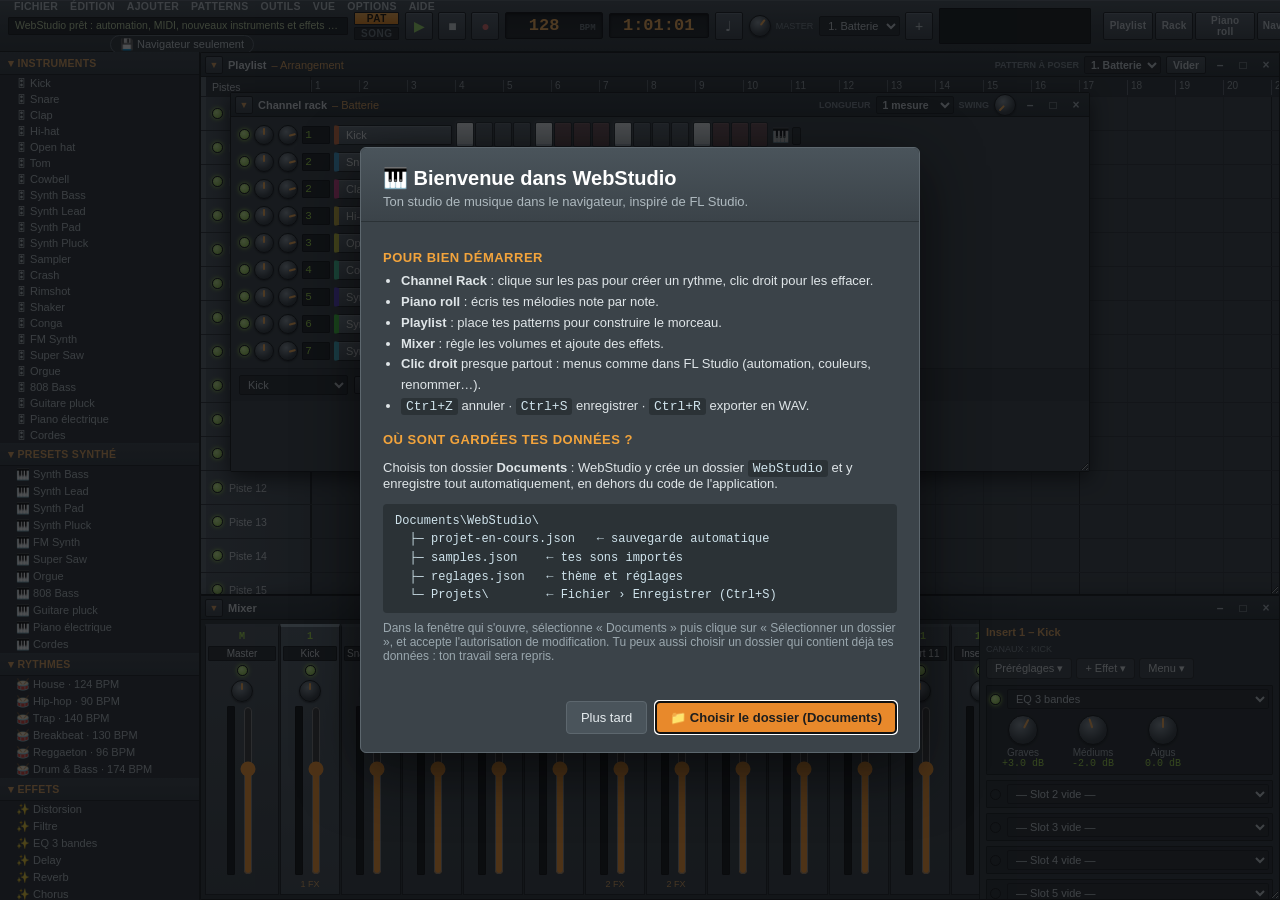
<file: index.html>
﻿<!DOCTYPE html>
<html lang="fr">
<head>
<meta charset="utf-8">
<meta name="viewport" content="width=device-width, initial-scale=1">
<title>WebStudio – Studio de production</title>
<style>
:root{--acc:#ff9b2f;--grn:#9be14b;--txt:#d6dbe0;--dim:#8d969e}
*{box-sizing:border-box}
body{margin:0;height:100vh;overflow:hidden;background:#3a4147;color:var(--txt);font:12px "Segoe UI",Tahoma,sans-serif;display:flex;flex-direction:column;user-select:none}
select{background:#2a2f33;color:var(--txt);border:1px solid #1d2023;border-radius:3px;padding:2px 4px;font:inherit}
/* ---- Barre du haut ---- */
#top{display:flex;align-items:center;gap:8px;padding:4px 8px;background:linear-gradient(#4b545b,#3b4248);border-bottom:1px solid #1f2326;height:54px;flex:none}
#tb1{display:flex;flex-direction:column;width:340px;flex:none}
.menus{display:flex}
.menu{position:relative;padding:2px 7px;cursor:pointer;font-weight:700;color:#cfd5da;font-size:11px;border-radius:2px}
.menu:hover,.menu.open{background:#5b656d}
.dd{display:none;position:absolute;top:100%;left:0;background:#2f353a;border:1px solid #1d2023;min-width:230px;z-index:10000;box-shadow:0 6px 16px #0008;padding:3px 0}
.menu.open .dd{display:block}
.mi{display:flex;justify-content:space-between;gap:20px;padding:4px 12px;font-weight:400}
.mi:hover{background:var(--acc);color:#111}.mi small{opacity:.6}
.msep{height:1px;background:#444b51;margin:3px 0}
#hint{height:18px;margin-top:3px;padding:1px 6px;background:#262b2f;border-radius:2px;color:#9fd97a;font-size:11px;white-space:nowrap;overflow:hidden;text-overflow:ellipsis}
.modes{display:flex;flex-direction:column;gap:2px}
.mode{font-size:10px;font-weight:700;padding:1px 7px;border-radius:2px;background:#2a2f33;color:#7b858d;cursor:pointer;text-align:center}
.mode.on{background:var(--acc);color:#1a1a1a}
.tbtn{min-width:30px;height:30px;border-radius:4px;background:linear-gradient(#5a636b,#40474d);border:1px solid #23272a;color:#cfd5da;font-size:14px;cursor:pointer;display:flex;align-items:center;justify-content:center;padding:0 6px}
.tbtn:hover{border-color:var(--acc)}
#bPlay.on{color:var(--grn)}#bRec.on{color:#ff4b4b;text-shadow:0 0 6px #ff4b4b}#bMetro.on{color:var(--acc)}
.lcd{background:#1b1f22;border:1px solid #111;border-radius:3px;padding:2px 6px;color:var(--acc);font:600 18px Consolas,monospace;display:flex;align-items:baseline;gap:3px}
.lcd input{width:64px;background:none;border:none;color:var(--acc);font:inherit;text-align:right;outline:none}
.lcd small{font-size:9px;color:#7b858d}
#time{min-width:100px;justify-content:center}
.grp{display:flex;align-items:center;gap:5px}
.lab{font-size:9px;color:var(--dim);text-transform:uppercase}
#scope{background:#1b1f22;border-radius:3px;border:1px solid #111}
.winbtns .tbtn{font-size:11px;font-weight:700}
/* ---- Zone principale ---- */
#main{flex:1;display:flex;min-height:0}
#browser{width:200px;flex:none;background:#30363b;border-right:1px solid #1f2326;overflow:auto}
#browser.hidden{display:none}
.bh{padding:5px 8px;background:#3a4147;color:var(--acc);font-weight:700;font-size:11px;text-transform:uppercase;cursor:pointer;border-bottom:1px solid #262b2f}
.bl.closed{display:none}
.bi{padding:3px 8px 3px 14px;cursor:pointer;color:#c3cad0;white-space:nowrap;overflow:hidden;text-overflow:ellipsis}
.bi:hover{background:#4a535a;color:#fff}
#ws{flex:1;position:relative;overflow:hidden;background:repeating-linear-gradient(45deg,#2e3438 0 10px,#2b3135 10px 20px)}
body.drag #ws{outline:3px dashed var(--acc);outline-offset:-6px}
/* ---- Fenêtres ---- */
.win{position:absolute;display:flex;flex-direction:column;background:#454d54;border:1px solid #1d2124;border-radius:4px;box-shadow:0 8px 24px #0009;resize:both;overflow:hidden;min-width:280px;min-height:120px}
.wt{display:flex;align-items:center;gap:6px;padding:3px 6px;background:linear-gradient(#59626a,#474f56);border-bottom:1px solid #23272a;cursor:move;flex:none;font-weight:600;white-space:nowrap;overflow:hidden}
.wt .ttl{color:#eef1f3}.wt .sub{color:var(--acc)}.sp{flex:1}
.wt button,.btn{background:#3a4147;border:1px solid #23272a;color:var(--txt);border-radius:3px;padding:1px 7px;cursor:pointer;font:inherit}
.wt button:hover,.btn:hover{border-color:var(--acc)}
.wt .x{width:18px;height:18px;padding:0;line-height:14px}
.wt .x:hover{background:#d9534f;color:#fff}
.wb{flex:1;min-height:0;overflow:auto;position:relative}
.led{width:11px;height:11px;border-radius:50%;background:#2a2f33;border:1px solid #15181a;cursor:pointer;flex:none}
.led.on{background:var(--grn);box-shadow:0 0 5px var(--grn)}
.led.solo{outline:2px solid #4fb3ff}
.knob{width:22px;height:22px;border-radius:50%;background:radial-gradient(circle at 40% 35%,#7b858d,#2f3539 70%);border:1px solid #1a1d20;position:relative;cursor:ns-resize;flex:none}
.knob::after{content:"";position:absolute;left:50%;top:2px;width:2px;height:7px;margin-left:-1px;background:var(--acc);border-radius:1px;transform-origin:1px 8px;transform:rotate(var(--r,0deg))}
/* ---- Channel rack ---- */
#rack{padding:4px}
.crow{display:flex;align-items:center;gap:5px;padding:2px 4px;border-radius:3px;width:max-content}
.crow.sel{background:#525b63}
.insbox{width:30px;background:#2a2f33;border:1px solid #1d2023;color:var(--grn);font:11px Consolas,monospace;text-align:center;border-radius:2px;padding:2px 0}
.cname{width:112px;padding:4px 6px;background:linear-gradient(#69737b,#545d65);border:1px solid #2a2f33;border-left:4px solid;border-radius:3px;cursor:pointer;white-space:nowrap;overflow:hidden;text-overflow:ellipsis;font-weight:600;color:#eef1f3;flex:none}
.cname:hover{filter:brightness(1.15)}
.steps{display:flex;gap:2px}
.st{width:19px;height:26px;border-radius:3px;background:linear-gradient(#69727a,#575f66);border:1px solid #2c3135;cursor:pointer;flex:none}
.st.g4{margin-left:4px}
.st.alt{background:linear-gradient(#8a6d5a,#6f5747)}
.st.on{background:linear-gradient(#ffb15a,#ff8c1a)}
.st.on.ghost{background:linear-gradient(#c98a4a,#93612d)}
.st.prn{background:linear-gradient(#8fcfff,#4a90d0)}
.st.cur{box-shadow:inset 0 -5px 0 var(--grn)}
.prbtn{cursor:pointer;opacity:.7;font-size:14px}.prbtn:hover{opacity:1}
.rackfoot{padding:6px 8px;display:flex;gap:6px;align-items:center;border-top:1px solid #3a4147}
/* ---- Piano roll ---- */
#w-pr .wb{display:flex;flex-direction:column;overflow:hidden}
#prScroll{flex:1;overflow:auto;position:relative}
#prInner{display:flex;position:relative;width:max-content}
#prKeys{position:sticky;left:0;z-index:4;width:48px;flex:none}
.pk{border-bottom:1px solid #aaa;background:#eceff1;color:#555;font-size:9px;line-height:13px;padding-left:24px;cursor:pointer}
.pk.b{background:#25292c;border-color:#111;margin-right:14px}
.pk:active{background:var(--acc)}
#prGrid{position:relative;flex:none;background:#3d454b;cursor:crosshair}
#prRows,#prLines,#prNotes{position:absolute;inset:0}
#prLines{pointer-events:none;z-index:1;background-image:linear-gradient(90deg,rgba(0,0,0,.6) 1px,transparent 1px),linear-gradient(90deg,rgba(0,0,0,.35) 1px,transparent 1px),linear-gradient(90deg,rgba(0,0,0,.15) 1px,transparent 1px);background-size:352px 100%,88px 100%,22px 100%}
#prNotes{z-index:2}
.prr{border-bottom:1px solid #353c41;background:#4a535a}
.prr.b{background:#40484e}.prr.c{border-bottom-color:#22272b}
.note{position:absolute;border:1px solid #0007;border-radius:2px;font-size:9px;line-height:12px;color:#111;padding-left:2px;overflow:hidden;white-space:nowrap;cursor:move}
.note::after{content:"";position:absolute;right:0;top:0;bottom:0;width:5px;cursor:ew-resize;background:#0003}
.phead{position:absolute;top:0;bottom:0;width:2px;background:var(--grn);z-index:5;pointer-events:none;display:none}
#prVelWrap{height:64px;flex:none;overflow:hidden;background:#2a2f33;border-top:2px solid #1d2124}
#prVelIn{display:flex;height:100%;width:max-content}
.velpad{width:48px;flex:none;font-size:9px;color:#7b858d;padding:4px}
#prVel{position:relative;height:100%;flex:none;cursor:ns-resize;background-image:linear-gradient(90deg,rgba(255,255,255,.06) 1px,transparent 1px);background-size:88px 100%}
.vbar{position:absolute;bottom:0;width:16px;border-radius:2px 2px 0 0}
/* ---- Playlist ---- */
#plScroll{position:absolute;inset:0;overflow:auto}
#plInner{position:relative}
.plrow{display:flex;height:34px;border-bottom:1px solid #2c3135}
.plrow.ruler{height:20px;position:sticky;top:0;z-index:6;background:#3a4147}
.plth{width:110px;flex:none;position:sticky;left:0;z-index:5;background:#4a535a;border-right:1px solid #23272a;display:flex;align-items:center;gap:6px;padding:0 6px;font-size:11px;overflow:hidden;white-space:nowrap}
.ruler .plth{background:#3a4147;z-index:7}
.lane{position:relative;flex:none;background-color:#3f474d;background-image:linear-gradient(90deg,rgba(0,0,0,.45) 1px,transparent 1px),linear-gradient(90deg,rgba(0,0,0,.18) 1px,transparent 1px);background-size:192px 100%,48px 100%;cursor:copy}
.rlane{position:relative;flex:none;cursor:pointer}
.rb{position:absolute;top:3px;font-size:10px;color:#aab3ba;padding-left:3px;border-left:1px solid #666;height:15px}
.clip{position:absolute;top:2px;bottom:2px;border-radius:3px;border:1px solid #0008;padding:2px 5px;font-size:10px;font-weight:600;color:#fff;overflow:hidden;white-space:nowrap;cursor:grab;box-shadow:inset 0 14px 0 rgba(255,255,255,.1)}
/* ---- Mixer ---- */
#w-mix .wb{display:flex;overflow:hidden}
#strips{flex:1;display:flex;gap:2px;overflow-x:auto;padding:4px;background:#30363b}
.strip{width:62px;flex:none;background:linear-gradient(#4c555c,#3d454b);border:1px solid #23272a;border-radius:3px;display:flex;flex-direction:column;align-items:center;gap:4px;padding:4px 2px;cursor:pointer}
.strip.sel{border-color:var(--acc);background:linear-gradient(#5b656d,#454d54)}
.strip.master{width:76px;background:linear-gradient(#5a5048,#433b35)}
.snum{font:600 11px Consolas,monospace;color:var(--grn)}
.sname{font-size:10px;width:100%;text-align:center;overflow:hidden;white-space:nowrap;text-overflow:ellipsis}
.smid{flex:1;display:flex;gap:4px;min-height:50px;width:100%;justify-content:center}
.meter{width:8px;background:#15181a;border-radius:2px;position:relative;overflow:hidden}
.mfill{position:absolute;bottom:0;left:0;right:0;height:0;background:#5fd35f}
.fader{writing-mode:vertical-lr;direction:rtl;width:18px;accent-color:var(--acc);margin:0}
.sfx{font-size:9px;color:var(--acc);height:11px}
#fxPanel{width:300px;flex:none;overflow:auto;background:#3a4147;border-left:1px solid #23272a;padding:6px}
.fxh{font-weight:700;color:var(--acc);margin-bottom:6px}
.slot{background:#30363b;border:1px solid #23272a;border-radius:3px;padding:4px;margin-bottom:5px}
.slh{display:flex;gap:6px;align-items:center}.slh select{flex:1}
.kgrid{display:flex;flex-wrap:wrap;gap:6px 8px;padding:6px 2px 2px}
.kc{display:flex;flex-direction:column;align-items:center;width:62px}
.kc .knob{width:30px;height:30px}
.kc .knob::after{height:10px;transform-origin:1px 12px}
.kl{font-size:10px;color:#aab3ba;margin-top:2px;text-align:center}
.kv{font-size:10px;color:var(--grn);font-family:Consolas,monospace}
/* ---- Réglages canal / aide ---- */
#setBody{padding:8px}
.setrow{display:flex;gap:6px;align-items:center;flex-wrap:wrap;margin-bottom:6px}
.txt{background:#2a2f33;border:1px solid #1d2023;color:#eef1f3;padding:3px 5px;border-radius:3px;width:140px;font:inherit}
.sec{color:var(--acc);font-weight:700;font-size:11px;text-transform:uppercase;margin:10px 0 2px;border-bottom:1px solid #555d64}
#helpBody{padding:10px 14px;line-height:1.7}
#helpBody kbd{background:#222;border:1px solid #555;border-radius:3px;padding:0 5px;color:#fff;font:11px Consolas,monospace}
</style>
<link rel="stylesheet" href="css/extra.css?v=7">
<link rel="stylesheet" href="css/fl.css?v=7">
</head>
<body>
<div id="top">
  <div id="tb1"><div class="menus" id="menus"></div><div id="hint">Bienvenue dans WebStudio – survole un élément pour voir l'aide ici.</div></div>
  <div class="modes"><div class="mode" data-mode="pat" data-hint="Mode Pattern : joue le pattern sélectionné (L)">PAT</div><div class="mode" data-mode="song" data-hint="Mode Song : joue la playlist (L)">SONG</div></div>
  <div class="grp">
    <button class="tbtn" id="bPlay" data-hint="Lecture / Stop (Espace)">▶</button>
    <button class="tbtn" id="bStop" data-hint="Stop">■</button>
    <button class="tbtn" id="bRec" data-hint="Enregistrement : joue au clavier pendant la lecture pour écrire les notes">●</button>
  </div>
  <div class="lcd" data-hint="Tempo (molette ou saisie)"><input id="tempo" type="number" min="20" max="300" step="1"><small>BPM</small></div>
  <div class="lcd" id="time" data-hint="Position : mesure:temps:pas">1:01:01</div>
  <button class="tbtn" id="bMetro" data-hint="Métronome">♩</button>
  <div class="grp"><span id="masterKnob"></span><span class="lab">Master</span></div>
  <div class="grp"><select id="patSel" data-hint="Pattern courant (+/- pavé numérique)"></select><button class="tbtn" id="bNewPat" data-hint="Nouveau pattern">+</button></div>
  <canvas id="scope" width="150" height="34" data-hint="Oscilloscope de sortie"></canvas>
  <div class="sp"></div>
  <div class="grp winbtns">
    <button class="tbtn" data-win="w-pl" data-hint="Playlist (F5)">Playlist</button>
    <button class="tbtn" data-win="w-rack" data-hint="Channel rack (F6)">Rack</button>
    <button class="tbtn" data-win="w-pr" data-hint="Piano roll (F7)">Piano roll</button>
    <button class="tbtn" id="bBrowser" data-hint="Navigateur (F8)">Navigateur</button>
    <button class="tbtn" data-win="w-mix" data-hint="Mixer (F9)">Mixer</button>
  </div>
</div>

<div id="main">
  <div id="browser"></div>
  <div id="ws">
    <!-- PLAYLIST -->
    <div class="win" id="w-pl">
      <div class="wt"><span class="ttl">Playlist</span><span class="sub">– Arrangement</span><span class="sp"></span>
 <span class="lab">Pattern à poser</span><select id="plPat"></select>
        <button id="plClear">Vider</button><button class="x">×</button></div>
      <div class="wb"><div id="plScroll"><div id="plInner"><div class="plrow ruler" id="plRuler"></div><div id="plTracks"></div><div class="phead" id="plHead"></div></div></div></div>
    </div>
    <!-- MIXER -->
    <div class="win" id="w-mix">
      <div class="wt"><span class="ttl">Mixer</span><span class="sp"></span><button class="x">×</button></div>
      <div class="wb"><div id="strips"></div><div id="fxPanel"></div></div>
    </div>
    <!-- CHANNEL RACK -->
    <div class="win" id="w-rack">
      <div class="wt"><span class="ttl">Channel rack</span><span class="sub" id="rackPat"></span><span class="sp"></span>
        <span class="lab">Longueur</span>
 <select id="patLen"><option value="16">1 mesure</option><option value="32">2 mesures</option><option value="48">3 mesures</option><option value="64">4 mesures</option></select>
 <span class="lab">Swing</span><span id="swingK"></span><button class="x">×</button></div>
      <div class="wb"><div id="rack"></div>
 <div class="rackfoot"><select id="addChType"></select><button class="btn" id="addChBtn">+ Ajouter un canal</button><span class="lab">Clic : pas · clic droit : note douce · clic droit sur le nom : piano roll</span></div></div>
    </div>
    <!-- PIANO ROLL -->
    <div class="win" id="w-pr">
      <div class="wt"><span class="ttl">Piano roll</span><span class="sub" id="prTitle"></span><span class="sp"></span>
        <select id="prCh" data-hint="Canal édité"></select>
        <span class="lab">Note</span><select id="prLen"><option value="1">1/16</option><option value="2">1/8</option><option value="4">1/4</option><option value="8">1/2</option><option value="16">1 mes.</option></select>
        <span class="lab">Accord</span><select id="prChord" data-hint="Pose un accord entier à chaque clic"></select>
 <button data-tr="-12" data-hint="Transposer −1 octave">-12</button><button data-tr="-1" data-hint="Transposer −1 demi-ton">-1</button>
        <button data-tr="1" data-hint="Transposer +1 demi-ton">+1</button><button data-tr="12" data-hint="Transposer +1 octave">+12</button>
        <button id="prHum" data-hint="Varie légèrement les vélocités">Humaniser</button><button id="prClr">Vider</button><button class="x">×</button></div>
      <div class="wb">
        <div id="prScroll"><div id="prInner"><div id="prKeys"></div>
          <div id="prGrid"><div id="prRows"></div><div id="prLines"></div><div id="prNotes"></div><div class="phead" id="prHead"></div></div></div></div>
        <div id="prVelWrap"><div id="prVelIn"><div class="velpad">Vélocité</div><div id="prVel"></div></div></div>
      </div>
    </div>
    <!-- RÉGLAGES CANAL -->
    <div class="win" id="w-set">
      <div class="wt"><span class="ttl" id="setTitle">Canal</span><span class="sp"></span><button class="x">×</button></div>
      <div class="wb"><div id="setBody"></div></div>
    </div>
    <!-- AIDE -->
    <div class="win" id="w-help">
      <div class="wt"><span class="ttl">Raccourcis clavier</span><span class="sp"></span><button class="x">×</button></div>
      <div class="wb"><div id="helpBody">
        <kbd>Espace</kbd> lecture / stop · <kbd>L</kbd> mode Pattern / Song<br>
        <kbd>F5</kbd> Playlist · <kbd>F6</kbd> Channel rack · <kbd>F7</kbd> Piano roll · <kbd>F8</kbd> Navigateur · <kbd>F9</kbd> Mixer<br>
        <kbd>Ctrl+Z</kbd> annuler · <kbd>Ctrl+Y</kbd> rétablir · <kbd>Ctrl+S</kbd> enregistrer · <kbd>Ctrl+O</kbd> ouvrir · <kbd>Ctrl+R</kbd> export WAV<br>
 <kbd>Pavé +</kbd> / <kbd>Pavé −</kbd> pattern suivant / précédent · <kbd>←</kbd> <kbd>→</kbd> octave du clavier<br>
        Clavier de l'ordi = piano (position physique, AZERTY ok) : rangée du bas <kbd>W X C V B N</kbd>… et rangée du haut <kbd>A Z E R T</kbd>…<br>
        <b>Channel rack</b> : clic = pas, clic droit = note douce, clic droit sur LED = solo, clic nom = réglages, clic droit nom = piano roll<br>
        <b>Piano roll</b> : clic = note, glisser = déplacer, bord droit = longueur, clic droit = supprimer, bande du bas = vélocité<br>
 <b>Playlist</b> : clic = poser le pattern choisi, glisser = déplacer, clic droit = supprimer, clic sur un clip = éditer ce pattern, clic sur la règle = position<br>
        <b>Mixer</b> : chaque canal va dans un insert (numéro vert du rack), 4 slots d'effets par insert<br>
        <b>Boutons rotatifs</b> : glisser verticalement (Maj = fin), molette, double-clic = valeur par défaut<br>
 Glisse des fichiers audio sur la fenêtre pour créer des canaux Sampler.
      </div></div>
    </div>
  </div>
</div>
<input type="file" id="fileProj" accept=".json" hidden>
<input type="file" id="fileSmp" accept="audio/*" multiple hidden>

<script>
"use strict";
/* ================= Helpers ================= */
const $=s=>document.querySelector(s), $$=s=>[...document.querySelectorAll(s)];
function el(tag,cls,txt){const e=document.createElement(tag);if(cls)e.className=cls;if(txt!=null)e.textContent=txt;return e;}
const clamp=(v,a,b)=>Math.max(a,Math.min(b,v));
const clone=o=>JSON.parse(JSON.stringify(o));
const semi=s=>Math.pow(2,s/12);
const NN=['C','C#','D','D#','E','F','F#','G','G#','A','A#','B'];
const noteName=m=>NN[m%12]+Math.floor(m/12);
const isBlack=m=>[1,3,6,8,10].includes(m%12);
const fmtPct=v=>Math.round(v*100)+'%';
const fmtPan=v=>Math.abs(v)<.02?'Centre':(v<0?'G ':'D ')+Math.round(Math.abs(v)*100);
const fmtHz=v=>v>=1000?(v/1000).toFixed(1)+' kHz':Math.round(v)+' Hz';
const fmtMs=v=>v>=1?v.toFixed(2)+' s':Math.round(v*1000)+' ms';
const fmtSt=v=>(Math.round(v)>0?'+':'')+Math.round(v)+' st';
const fmtDb=v=>(v>0?'+':'')+v.toFixed(1)+' dB';
function setHint(t){$('#hint').textContent=t;}
function download(blob,name){const a=el('a');a.href=URL.createObjectURL(blob);a.download=name;document.body.appendChild(a);a.click();a.remove();setTimeout(()=>URL.revokeObjectURL(a.href),2000);}

/* ================= Constantes ================= */
const DRUMS=['kick','snare','clap','hat','ohat','tom','perc'], SYNTHS=['bass','lead','pad','pluck'];
const TYPE_NAMES={kick:'Kick',snare:'Snare',clap:'Clap',hat:'Hi-hat',ohat:'Open hat',tom:'Tom',perc:'Cowbell',bass:'Synth Bass',lead:'Synth Lead',pad:'Synth Pad',pluck:'Synth Pluck',sampler:'Sampler'};
const HUES={kick:20,snare:200,clap:330,hat:50,ohat:60,tom:280,perc:160,bass:250,lead:120,pad:190,pluck:90,sampler:0};
const NFX=10, NINS=12, NTRACKS=32, NBARS=160, CW=22, ROWH=14, PR_HI=96, PR_LO=24, BARW=48, TRH=34;
const PRESETS={
  bass:{wave:'sawtooth',detune:5,cutoff:500,res:6,fenv:1500,attack:.003,decay:.2,sustain:.6,release:.12,gain:.75},
  lead:{wave:'square',detune:12,cutoff:2500,res:3,fenv:1000,attack:.01,decay:.3,sustain:.7,release:.3,gain:.45},
  pad:{wave:'sawtooth',detune:18,cutoff:1400,res:1,fenv:300,attack:.5,decay:1,sustain:.8,release:1.4,gain:.35},
  pluck:{wave:'triangle',detune:4,cutoff:1800,res:2,fenv:5000,attack:.002,decay:.25,sustain:0,release:.2,gain:.65}
};
const CHORDS={'Aucun':[0],'Majeur':[0,4,7],'Mineur':[0,3,7],'7':[0,4,7,10],'Maj7':[0,4,7,11],'Min7':[0,3,7,10],'Sus4':[0,5,7],'Quinte':[0,7,12]};
const RHYTHMS={
  'House':{bpm:124,kick:'x---x---x---x---',clap:'----x-------x---',hat:'--x---x---x---x-',perc:'-------o------o-'},
  'Hip-hop':{bpm:90,kick:'x-----x---x-----',snare:'----x-------x---',hat:'x-x-x-x-x-x-x-xo'},
  'Trap':{bpm:140,kick:'x------x--x-----',clap:'--------x-------',hat:'x-x-xoxox-x-xxxx',ohat:'--------------x-'},
  'Breakbeat':{bpm:130,kick:'x-x-------x-----',snare:'----x--o-o--x--o',hat:'x-x-x-x-x-x-x-x-'},
  'Reggaeton':{bpm:96,kick:'x---x---x---x---',snare:'---x--x----x--x-',hat:'x-x-x-x-x-x-x-x-'},
  'Drum & Bass':{bpm:174,kick:'x---------x-----',snare:'----x-------x---',hat:'x-xox-x-x-xox-x-',ohat:'-------x--------'}
};
function stepsFrom(str,len){const r=[];if(!str)return r;for(let i=0;i<len;i++){const c=str[i%str.length];if(c==='x')r.push({s:i,n:60,l:1,v:.85});else if(c==='o')r.push({s:i,n:60,l:1,v:.45});}return r;}
const nt=(a,v)=>({s:a[0],n:a[1],l:a[2],v:v||.85});

/* ================= Effets (mixer) ================= */
function distCurve(k){const n=1024,c=new Float32Array(n);for(let i=0;i<n;i++){const x=i*2/n-1;c[i]=(1+k)*x/(1+k*Math.abs(x));}return c;}
const FX={
  dist:{name:'Distorsion',def:{drive:.4,mix:1},params:[['drive',0,1,'Drive',fmtPct],['mix',0,1,'Mix',fmtPct]],
    make(E){const ac=E.ac,i=ac.createGain(),o=ac.createGain(),ws=ac.createWaveShaper(),dry=ac.createGain(),wet=ac.createGain();ws.oversample='2x';
      i.connect(dry);dry.connect(o);i.connect(ws);ws.connect(wet);wet.connect(o);
      return{in:i,out:o,nodes:[i,o,ws,dry,wet],set(p){ws.curve=distCurve(p.drive*80);wet.gain.value=p.mix*(1-p.drive*.5);dry.gain.value=1-p.mix;}};}},
  filter:{name:'Filtre',def:{type:0,freq:1500,q:1},params:[['type',0,2,'Type',v=>['Passe-bas','Passe-haut','Passe-bande'][Math.round(v)]],['freq',40,18000,'Fréquence',fmtHz,true],['q',.1,20,'Résonance',v=>v.toFixed(1)]],
    make(E){const f=E.ac.createBiquadFilter();return{in:f,out:f,nodes:[f],set(p){f.type=['lowpass','highpass','bandpass'][Math.round(p.type)];f.frequency.value=p.freq;f.Q.value=p.q;}};}},
  eq:{name:'EQ 3 bandes',def:{low:0,mid:0,high:0},params:[['low',-15,15,'Graves',fmtDb],['mid',-15,15,'Médiums',fmtDb],['high',-15,15,'Aigus',fmtDb]],
    make(E){const ac=E.ac,l=ac.createBiquadFilter(),m=ac.createBiquadFilter(),h=ac.createBiquadFilter();
      l.type='lowshelf';l.frequency.value=200;m.type='peaking';m.frequency.value=1000;m.Q.value=.8;h.type='highshelf';h.frequency.value=5000;l.connect(m);m.connect(h);
      return{in:l,out:h,nodes:[l,m,h],set(p){l.gain.value=p.low;m.gain.value=p.mid;h.gain.value=p.high;}};}},
  delay:{name:'Delay',def:{time:.75,fb:.4,mix:.3},params:[['time',.25,2,'Temps',v=>(Math.round(v*4)/4)+' temps'],['fb',0,.9,'Feedback',fmtPct],['mix',0,1,'Mix',fmtPct]],
    make(E){const ac=E.ac,i=ac.createGain(),o=ac.createGain(),d=ac.createDelay(4),fb=ac.createGain(),w=ac.createGain();
      i.connect(o);i.connect(d);d.connect(fb);fb.connect(d);d.connect(w);w.connect(o);
      return{in:i,out:o,nodes:[i,o,d,fb,w],set(p){d.delayTime.value=clamp((Math.round(p.time*4)/4)*60/S.bpm,.01,4);fb.gain.value=p.fb;w.gain.value=p.mix;}};}},
  reverb:{name:'Reverb',def:{mix:.3,damp:6000},params:[['mix',0,1,'Mix',fmtPct],['damp',500,18000,'Amorti',fmtHz,true]],
    make(E){const ac=E.ac,i=ac.createGain(),o=ac.createGain(),c=ac.createConvolver(),lp=ac.createBiquadFilter(),w=ac.createGain();c.buffer=E.ir;
      i.connect(o);i.connect(c);c.connect(lp);lp.connect(w);w.connect(o);
      return{in:i,out:o,nodes:[i,o,c,lp,w],set(p){w.gain.value=p.mix;lp.frequency.value=p.damp;}};}},
  chorus:{name:'Chorus',def:{rate:1.2,depth:.5,mix:.5},params:[['rate',.1,8,'Vitesse',v=>v.toFixed(1)+' Hz'],['depth',0,1,'Profondeur',fmtPct],['mix',0,1,'Mix',fmtPct]],
    make(E){const ac=E.ac,i=ac.createGain(),o=ac.createGain(),d=ac.createDelay(.1),lfo=ac.createOscillator(),lg=ac.createGain(),w=ac.createGain();
      d.delayTime.value=.015;lfo.connect(lg);lg.connect(d.delayTime);lfo.start();i.connect(o);i.connect(d);d.connect(w);w.connect(o);
      return{in:i,out:o,nodes:[i,o,d,lfo,lg,w],set(p){lfo.frequency.value=p.rate;lg.gain.value=p.depth*.006;w.gain.value=p.mix;}};}},
  comp:{name:'Compresseur',def:{thr:-18,ratio:4,gain:1.4},params:[['thr',-60,0,'Seuil',v=>v.toFixed(0)+' dB'],['ratio',1,20,'Ratio',v=>v.toFixed(1)+':1'],['gain',0,4,'Gain',v=>'×'+v.toFixed(2)]],
    make(E){const ac=E.ac,c=ac.createDynamicsCompressor(),g=ac.createGain();c.connect(g);
      return{in:c,out:g,nodes:[c,g],set(p){c.threshold.value=p.thr;c.ratio.value=p.ratio;g.gain.value=p.gain;}};}}
};

/* ================= Projet ================= */
function baseProject(){
  return {v:2,bpm:128,swing:0,mode:'pat',pat:0,sel:0,selIns:1,oct:5,prLen:2,prVel:.8,chord:'Aucun',metro:false,nextId:1,
    patterns:[{name:'Pattern 1',len:16}],channels:[],
    tracks:Array.from({length:NTRACKS},(_,i)=>({name:'Piste '+(i+1),mute:false})),clips:[],
    inserts:Array.from({length:NINS+1},(_,i)=>({name:i?'Insert '+i:'Master',vol:.8,pan:0,mute:false,fx:Array(NFX).fill(null)}))};
}
function newChannel(P,type,name){
  const ch={id:P.nextId++,type,name:name||TYPE_NAMES[type],vol:.78,pan:0,mute:false,solo:false,ins:0,pitch:0,decay:1,cut:false,file:'',
    color:HUES[type]||0,notes:P.patterns.map(()=>[])};
  if(SYNTHS.includes(type))ch.synth=clone(PRESETS[type]);
  return ch;
}
function demoProject(){
  const P=baseProject();
  P.patterns=[{name:'Batterie',len:16},{name:'Basse',len:16},{name:'Mélodie',len:32}];
  const add=(type,ins,steps)=>{const c=newChannel(P,type);c.ins=ins;if(steps)c.notes[0]=stepsFrom(steps,16);P.channels.push(c);return c;};
  add('kick',1,'x---x---x---x---');add('snare',2,'------------o--o');add('clap',2,'----x-------x---');
  add('hat',3,'o-x-o-x-o-x-o-xo');add('ohat',3,'--------------x-');add('perc',4,'---o-------o----');
  const bass=add('bass',5);bass.notes[1]=[[0,45,2],[3,45,1],[6,48,2],[10,43,2],[14,45,2]].map(a=>nt(a));
  const lead=add('lead',6);lead.notes[2]=[[0,69,2],[2,72,2],[4,76,3],[8,74,2],[10,72,2],[12,71,4],[16,69,2],[18,72,2],[20,76,2],[22,79,2],[24,77,3],[28,76,4]].map(a=>nt(a));
  const pad=add('pad',7);pad.notes[2]=[[0,57,16],[0,60,16],[0,64,16],[16,55,16],[16,59,16],[16,62,16]].map(a=>nt(a,.6));
  ['Kick','Snare/Clap','Hats','Perc','Bass','Lead','Pad'].forEach((n,i)=>P.inserts[i+1].name=n);
  P.inserts[1].fx[0]={type:'eq',on:true,p:{low:3,mid:-2,high:0}};
  P.inserts[6].fx[0]={type:'delay',on:true,p:{time:.75,fb:.35,mix:.25}};
  P.inserts[6].fx[1]={type:'reverb',on:true,p:{mix:.25,damp:6000}};
  P.inserts[7].fx[0]={type:'chorus',on:true,p:{rate:.8,depth:.6,mix:.5}};
  P.inserts[7].fx[1]={type:'reverb',on:true,p:{mix:.45,damp:5000}};
  P.tracks[0].name='Batterie';P.tracks[1].name='Basse';P.tracks[2].name='Mélodie';
  for(let b=0;b<8;b++)P.clips.push({t:0,b,p:0});
  for(let b=2;b<8;b++)P.clips.push({t:1,b,p:1});
  P.clips.push({t:2,b:4,p:2},{t:2,b:6,p:2});
  P.sel=7;
  return P;
}
function normalize(P){
  const D=baseProject();P=Object.assign(baseProject(),P);
  if(!Array.isArray(P.inserts))P.inserts=D.inserts;
  while(P.inserts.length<NINS+1)P.inserts.push(D.inserts[P.inserts.length]);
  P.inserts.forEach(i=>{if(!Array.isArray(i.fx))i.fx=[];while(i.fx.length<NFX)i.fx.push(null);});
  if(!Array.isArray(P.tracks))P.tracks=D.tracks;
  while(P.tracks.length<NTRACKS)P.tracks.push(D.tracks[P.tracks.length]);
  if(!Array.isArray(P.clips))P.clips=[];
  let mx=0;P.channels.forEach(c=>{if(typeof c.id==='number')mx=Math.max(mx,c.id);});
  P.channels.forEach(c=>{
    if(typeof c.id!=='number')c.id=++mx;
    if(!Array.isArray(c.notes))c.notes=[];
    while(c.notes.length<P.patterns.length)c.notes.push([]);
    if(SYNTHS.includes(c.type)&&!c.synth)c.synth=clone(PRESETS[c.type]);
    if(c.ins==null)c.ins=0;
  });
  P.nextId=Math.max(P.nextId||1,mx+1);
  P.pat=clamp(P.pat|0,0,P.patterns.length-1);
  P.sel=clamp(P.sel|0,0,Math.max(0,P.channels.length-1));
  P.selIns=clamp(P.selIns|0,0,NINS);
  return P;
}
let SAMPLES={};
try{SAMPLES=JSON.parse(localStorage.getItem('webstudio2-samples'))||{};}catch(e){SAMPLES={};}
let S;
try{S=JSON.parse(localStorage.getItem('webstudio2'));if(!S||!Array.isArray(S.channels)||!Array.isArray(S.patterns))throw 0;S=normalize(S);}
catch(e){S=demoProject();}
const patLen=p=>S.patterns[p]?S.patterns[p].len:16;
const patHue=p=>(p*47+20)%360;
function songLenSteps(){let L=0;S.clips.forEach(c=>{L=Math.max(L,c.b*16+patLen(c.p));});return L;}
function freeIns(){for(let k=1;k<=NINS;k++)if(!S.channels.some(c=>c.ins===k))return k;return 0;}

/* ---- Annuler / sauvegarde auto ---- */
let undoS=[],redoS=[],lastSnap=null,saveT=null,soonT=null;
function saveLS(j){clearTimeout(saveT);saveT=setTimeout(()=>{try{localStorage.setItem('webstudio2',j);}catch(e){}},300);}
function commit(){const j=JSON.stringify(S);if(j===lastSnap)return;if(lastSnap)undoS.push(lastSnap);if(undoS.length>100)undoS.shift();redoS=[];lastSnap=j;saveLS(j);}
function commitSoon(){clearTimeout(soonT);soonT=setTimeout(commit,400);}
function undo(){if(!undoS.length){setHint('Rien à annuler');return;}redoS.push(lastSnap);lastSnap=undoS.pop();S=normalize(JSON.parse(lastSnap));afterLoad();saveLS(lastSnap);setHint('Annulé');}
function redo(){if(!redoS.length){setHint('Rien à rétablir');return;}undoS.push(lastSnap);lastSnap=redoS.pop();S=normalize(JSON.parse(lastSnap));afterLoad();saveLS(lastSnap);setHint('Rétabli');}
function saveSamples(){try{localStorage.setItem('webstudio2-samples',JSON.stringify(SAMPLES));}catch(e){setHint('Samples trop lourds pour la sauvegarde auto : utilise Fichier > Enregistrer.');}}

/* ================= Moteur audio ================= */
let ac=null,E=null;
const sampleBufs={}, noiseCache=new WeakMap(), irCache=new WeakMap();
function getNoise(a){if(!noiseCache.has(a)){const b=a.createBuffer(1,a.sampleRate,a.sampleRate),d=b.getChannelData(0);for(let i=0;i<d.length;i++)d[i]=Math.random()*2-1;noiseCache.set(a,b);}return noiseCache.get(a);}
function getIR(a){if(!irCache.has(a)){const len=Math.floor(a.sampleRate*2.8),b=a.createBuffer(2,len,a.sampleRate);for(let c=0;c<2;c++){const d=b.getChannelData(c);for(let i=0;i<len;i++)d[i]=(Math.random()*2-1)*Math.pow(1-i/len,3);}irCache.set(a,b);}return irCache.get(a);}
function ensureAudio(){
  if(!ac){ac=new (window.AudioContext||window.webkitAudioContext)();E=buildEngine(ac,ac.destination,true);Object.keys(SAMPLES).forEach(id=>loadSample(id));}
  else if(ac.state==='suspended')ac.resume();
}
function buildEngine(a,dest,live){
  const EE={ac:a,nodes:[],ins:[],ch:[],noise:getNoise(a),ir:getIR(a)};
  const N=n=>{EE.nodes.push(n);return n;};
  S.inserts.forEach((ins,i)=>{
    const input=N(a.createGain()),pan=N(a.createStereoPanner()),fader=N(a.createGain());
    let last=input;const fx=[];
    ins.fx.forEach((f,j)=>{
      if(!f||!FX[f.type]){fx[j]=null;return;}
      const u=FX[f.type].make(EE);u.nodes.forEach(N);u.set(f.p);
      if(f.on!==false){last.connect(u.in);last=u.out;}
      fx[j]=u;
    });
    last.connect(pan);pan.connect(fader);
    let an=null;if(live){an=N(a.createAnalyser());an.fftSize=512;fader.connect(an);}
    EE.ins[i]={input,pan,fader,fx,an};
  });
  EE.ins.forEach((x,i)=>{
    if(i===0){const lim=N(a.createDynamicsCompressor());lim.threshold.value=-2;lim.ratio.value=12;lim.attack.value=.003;lim.release.value=.15;
      x.fader.connect(lim);lim.connect(dest);
      if(live){EE.masterAn=N(a.createAnalyser());EE.masterAn.fftSize=1024;lim.connect(EE.masterAn);}}
    else x.fader.connect(EE.ins[0].input);
  });
  S.channels.forEach((ch,i)=>{const g=N(a.createGain()),p=N(a.createStereoPanner());g.connect(p);p.connect((EE.ins[ch.ins]||EE.ins[0]).input);EE.ch[i]={in:g,g,p};});
  if(live){EE.metro=N(a.createGain());EE.metro.gain.value=.25;EE.metro.connect(dest);}
  applyParams(EE);
  return EE;
}
function teardown(old){if(!old)return;old.nodes.forEach(n=>{try{n.disconnect();}catch(e){}if(n.stop){try{n.stop();}catch(e){}}});}
function rebuild(){if(!ac)return;const old=E;E=buildEngine(ac,ac.destination,true);teardown(old);}
function applyParams(EE){
  if(!EE)return;const anySolo=S.channels.some(c=>c.solo);
  S.channels.forEach((ch,i)=>{const n=EE.ch[i];if(!n)return;n.g.gain.value=(!ch.mute&&(!anySolo||ch.solo))?ch.vol:0;n.p.pan.value=ch.pan;});
  S.inserts.forEach((ins,i)=>{const x=EE.ins[i];if(!x)return;x.fader.gain.value=ins.mute?0:ins.vol;x.pan.pan.value=ins.pan;
    ins.fx.forEach((f,j)=>{if(f&&x.fx[j])x.fx[j].set(f.p);});});
}
function playDrum(EE,ch,out,t,semis,vel){
  const a=EE.ac,p=semi(ch.pitch+semis),k=ch.decay||1;
  const env=(g,peak,dec)=>{g.gain.setValueAtTime(peak,t);g.gain.exponentialRampToValueAtTime(.001,t+dec);};
  const noise=dur=>{const s=a.createBufferSource();s.buffer=EE.noise;s.start(t);s.stop(t+dur);return s;};
  const osc=(type,f0,f1,tt)=>{const o=a.createOscillator();o.type=type;o.frequency.setValueAtTime(f0,t);if(f1)o.frequency.exponentialRampToValueAtTime(f1,t+tt);return o;};
  switch(ch.type){
    case 'kick':{const o=osc('sine',160*p,42*p,.12),g=a.createGain(),c=osc('triangle',1200*p,200*p,.02),cg=a.createGain();
      env(g,vel,.45*k);env(cg,vel*.35,.025);o.connect(g);c.connect(cg);g.connect(out);cg.connect(out);o.start(t);o.stop(t+.5*k+.05);c.start(t);c.stop(t+.05);break;}
    case 'snare':{const n=noise(.3*k+.05),f=a.createBiquadFilter(),g=a.createGain();f.type='highpass';f.frequency.value=1200*p;env(g,.7*vel,.2*k);n.connect(f);f.connect(g);g.connect(out);
      const o=osc('triangle',200*p,120*p,.1),g2=a.createGain();env(g2,.6*vel,.12);o.connect(g2);g2.connect(out);o.start(t);o.stop(t+.15);break;}
    case 'clap':{const f=a.createBiquadFilter(),g=a.createGain();f.type='bandpass';f.frequency.value=1500*p;f.Q.value=1.2;
      [0,.012,.024].forEach(o=>{g.gain.setValueAtTime(vel,t+o);g.gain.exponentialRampToValueAtTime(.05,t+o+.01);});
      g.gain.setValueAtTime(vel*.8,t+.036);g.gain.exponentialRampToValueAtTime(.001,t+.036+.22*k);
      const n=noise(.3*k+.08);n.connect(f);f.connect(g);g.connect(out);break;}
    case 'hat':case 'ohat':{const n=noise(.4*k+.05),f=a.createBiquadFilter(),g=a.createGain();f.type='highpass';f.frequency.value=7000*p;
      env(g,.45*vel,(ch.type==='hat'?.05:.35)*k);n.connect(f);f.connect(g);g.connect(out);break;}
    case 'tom':{const o=osc('sine',220*p,90*p,.3),g=a.createGain();env(g,.8*vel,.4*k);o.connect(g);g.connect(out);o.start(t);o.stop(t+.45*k+.05);break;}
    case 'perc':{const f=a.createBiquadFilter(),g=a.createGain();f.type='bandpass';f.frequency.value=800*p;f.Q.value=2;
      [540,800].forEach(fr=>{const o=osc('square',fr*p);o.connect(f);o.start(t);o.stop(t+.35*k);});env(g,.5*vel,.3*k);f.connect(g);g.connect(out);break;}
  }
}
function playSynth(EE,ch,out,t,n,dur,vel){
  const a=EE.ac,s=ch.synth,f=440*Math.pow(2,(n+ch.pitch-69)/12);
  const g=a.createGain(),lp=a.createBiquadFilter();lp.type='lowpass';lp.Q.value=s.res;
  lp.frequency.setValueAtTime(clamp(s.cutoff+s.fenv,30,20000),t);
  lp.frequency.setTargetAtTime(clamp(s.cutoff,30,20000),t+.005,Math.max(.02,s.decay/2));
  const oscs=[-1,1].map(d=>{const o=a.createOscillator();o.type=s.wave;o.frequency.value=f;o.detune.value=d*s.detune;o.connect(lp);o.start(t);return o;});
  lp.connect(g);g.connect(out);
  const peak=s.gain*vel*.45,at=Math.max(.002,s.attack),r=Math.max(.01,s.release);
  g.gain.setValueAtTime(0,t);g.gain.linearRampToValueAtTime(peak,t+at);g.gain.setTargetAtTime(peak*s.sustain,t+at,Math.max(.01,s.decay/3));
  if(dur!=null){const e=t+Math.max(at,dur);g.gain.setTargetAtTime(0,e,r/4);oscs.forEach(o=>o.stop(e+r+.1));}
  return {g,oscs,r,a};
}
function playSample(EE,ch,out,t,semis,dur,vel){
  const buf=sampleBufs[ch.id];if(!buf)return null;
  const a=EE.ac,src=a.createBufferSource(),g=a.createGain();src.buffer=buf;src.playbackRate.value=semi(ch.pitch+semis);g.gain.value=vel;
  src.connect(g);g.connect(out);src.start(t);
  if(ch.cut&&dur!=null){g.gain.setValueAtTime(vel,t+dur);g.gain.linearRampToValueAtTime(0,t+dur+.02);src.stop(t+dur+.03);}
  return null;
}
function playCh(EE,ch,i,t,n,dur,v){
  const node=EE.ch[i];if(!node||!ch)return null;const out=node.in;
  if(DRUMS.includes(ch.type)){playDrum(EE,ch,out,t,n-60,v);return null;}
  if(ch.type==='sampler')return playSample(EE,ch,out,t,n-60,dur,v);
  return playSynth(EE,ch,out,t,n,dur,v);
}
function releaseVoice(h){
  if(!h||!h.oscs)return;const now=h.a.currentTime;
  h.g.gain.cancelScheduledValues(now);h.g.gain.setValueAtTime(h.g.gain.value,now);h.g.gain.setTargetAtTime(0,now,h.r/4);
  h.oscs.forEach(o=>{try{o.stop(now+h.r+.1);}catch(e){}});
}
function click(t,accent){const o=ac.createOscillator(),g=ac.createGain();o.type='square';o.frequency.value=accent?1800:1200;
  g.gain.setValueAtTime(.5,t);g.gain.exponentialRampToValueAtTime(.001,t+.03);o.connect(g);g.connect(E.metro);o.start(t);o.stop(t+.04);}
function loadSample(id){
  if(!ac||!SAMPLES[id])return Promise.resolve();
  return fetch(SAMPLES[id]).then(r=>r.arrayBuffer()).then(b=>ac.decodeAudioData(b)).then(buf=>{sampleBufs[id]=buf;}).catch(()=>setHint('Impossible de décoder un sample.'));
}

/* ================= Séquenceur ================= */
let playing=false,gstep=0,nextT=0,timer=null,uiQ=[],curLocal=-1,curT=0,recOn=false;
function stepEvents(g,mode,cb){
  if(mode==='song'){S.clips.forEach(c=>{if(S.tracks[c.t]&&S.tracks[c.t].mute)return;const l=g-c.b*16;if(l>=0&&l<patLen(c.p))cb(c.p,l);});}
  else cb(S.pat,g%patLen(S.pat));
}
function scheduleStep(EE,g,t,sd,mode){
  stepEvents(g,mode,(p,l)=>{S.channels.forEach((ch,i)=>{const ns=ch.notes[p];if(ns)for(const n of ns)if(n.s===l)playCh(EE,ch,i,t,n.n,n.l*sd,n.v);});});
}
function sched(){
  const sd=60/S.bpm/4;
  while(nextT<ac.currentTime+.12){
    scheduleStep(E,gstep,nextT+((gstep%2)?S.swing*sd*.66:0),sd,S.mode);
    if(S.metro&&gstep%4===0)click(nextT,gstep%16===0);
    uiQ.push({g:gstep,t:nextT});
    nextT+=sd;gstep++;
    const L=S.mode==='song'?Math.max(16,songLenSteps()):patLen(S.pat);
    if(gstep>=L)gstep=0;
  }
}
function start(){ensureAudio();if(playing)return;playing=true;nextT=ac.currentTime+.05;timer=setInterval(sched,25);$('#bPlay').classList.add('on');$('#bPlay').textContent='❚❚';}
function stop(){playing=false;clearInterval(timer);gstep=0;uiQ=[];curLocal=-1;$$('.st.cur').forEach(x=>x.classList.remove('cur'));
  $('#prHead').style.display='none';$('#plHead').style.display='none';$('#time').textContent='1:01:01';$('#bPlay').classList.remove('on');$('#bPlay').textContent='▶';}
function togglePlay(){playing?stop():start();}
function seek(g){gstep=g;uiQ=[];if(playing&&ac)nextT=ac.currentTime+.05;$('#time').textContent=fmtTime(g);
  const pl=$('#plHead');pl.style.display='block';pl.style.left=(110+g/16*BARW)+'px';}
const fmtTime=g=>`${Math.floor(g/16)+1}:${String(Math.floor(g%16/4)+1).padStart(2,'0')}:${String(g%4+1).padStart(2,'0')}`;
function showPos(g,t){
  curT=t;let local;
  if(S.mode==='pat')local=g%patLen(S.pat);
  else{const c=S.clips.find(c=>c.p===S.pat&&g>=c.b*16&&g<c.b*16+patLen(c.p));local=c?g-c.b*16:-1;}
  curLocal=local;
  $$('#rack .st.cur').forEach(x=>x.classList.remove('cur'));
  if(local>=0)$$(`#rack .st[data-s="${local}"]`).forEach(x=>x.classList.add('cur'));
  const ph=$('#prHead');ph.style.display=local>=0?'block':'none';ph.style.left=local*CW+'px';
  const pl=$('#plHead');pl.style.display=S.mode==='song'?'block':'none';pl.style.left=(110+g/16*BARW)+'px';
  $('#time').textContent=fmtTime(g);
}

/* ---- Jeu live + enregistrement ---- */
function previewCh(i,n){ensureAudio();const ch=S.channels[i];if(ch)playCh(E,ch,i,ac.currentTime,n,.25,.8);}
function noteOn(i,n){
  ensureAudio();const ch=S.channels[i];if(!ch)return null;
  const tok={h:playCh(E,ch,i,ac.currentTime,n,null,S.prVel),rec:null,t0:ac.currentTime};
  if(recOn&&playing&&curLocal>=0){
    const sd=60/S.bpm/4,len=patLen(S.pat),s=(curLocal+((ac.currentTime-curT)/sd>.5?1:0))%len;
    tok.rec={s,n,l:1,v:S.prVel};ch.notes[S.pat].push(tok.rec);renderRack();renderPRNotes();
  }
  return tok;
}
function noteOff(tok){
  if(!tok)return;releaseVoice(tok.h);
  if(tok.rec){const sd=60/S.bpm/4;tok.rec.l=clamp(Math.round((ac.currentTime-tok.t0)/sd),1,patLen(S.pat)-tok.rec.s);renderRack();renderPRNotes();commit();}
}

/* ================= Widgets ================= */
function knob(val,min,max,def,on,hint,fmt,log){
  const k=el('div','knob');
  const toPos=v=>log?Math.log(v/min)/Math.log(max/min):(v-min)/(max-min);
  const toVal=p=>log?min*Math.pow(max/min,p):min+(max-min)*p;
  let pos=clamp(toPos(val),0,1);
  const show=()=>k.style.setProperty('--r',(-135+270*pos)+'deg');show();
  const label=()=>hint+' : '+(fmt?fmt(toVal(pos)):toVal(pos).toFixed(2));
  const upd=p=>{pos=clamp(p,0,1);show();on(toVal(pos));setHint(label());};
  k.onmousedown=e=>{if(e.button!==0)return;e.preventDefault();e.stopPropagation();const y0=e.clientY,p0=pos;
    const mv=ev=>upd(p0+(y0-ev.clientY)/(ev.shiftKey?600:150));
    const up=()=>{document.removeEventListener('mousemove',mv);document.removeEventListener('mouseup',up);commit();};
    document.addEventListener('mousemove',mv);document.addEventListener('mouseup',up);setHint(label());};
  k.ondblclick=()=>{upd(toPos(def));commit();};
  k.onwheel=e=>{e.preventDefault();upd(pos-Math.sign(e.deltaY)*.03);commitSoon();};
  k.onmouseenter=()=>setHint(label());
  return k;
}
function kctl(label,val,min,max,def,on,fmt,log){
  const d=el('div','kc'),v=el('div','kv',fmt?fmt(val):(+val).toFixed(2));
  d.append(knob(val,min,max,def,x=>{v.textContent=fmt?fmt(x):x.toFixed(2);on(x);},label,fmt,log),el('div','kl',label),v);
  return d;
}

/* ================= Fenêtres ================= */
let zTop=10;
function focusWin(w){w.style.zIndex=++zTop;}
function toggleWin(id,force){const w=$('#'+id);const show=force!==undefined?force:w.style.display==='none';w.style.display=show?'flex':'none';if(show)focusWin(w);}
function toggleBrowser(){$('#browser').classList.toggle('hidden');}
function place(id,x,y,w,h){Object.assign($('#'+id).style,{left:x+'px',top:y+'px',width:w+'px',height:h+'px'});}
function layoutWins(){
  const W=$('#ws').clientWidth,H=$('#ws').clientHeight,mixH=Math.round(H*.36);
  place('w-pl',0,0,W,H-mixH);place('w-mix',0,H-mixH,W,mixH);
  place('w-rack',30,40,Math.min(W-60,860),Math.min(H-mixH-50,380));
  place('w-pr',Math.max(0,W*.12),20,Math.min(W-30,960),Math.min(H-30,500));
  place('w-set',Math.max(0,W-390),30,370,Math.min(H-40,560));
  place('w-help',Math.max(0,W/2-330),50,660,420);
  ['w-pl','w-mix','w-rack'].forEach(id=>toggleWin(id,true));['w-pr','w-set','w-help'].forEach(id=>toggleWin(id,false));
}
function initWins(){
  $$('.win').forEach(w=>{
    w.addEventListener('mousedown',()=>focusWin(w));
    w.querySelector('.wt').addEventListener('mousedown',e=>{
      if(e.target.closest('button,select,input,.knob'))return;e.preventDefault();
      const r=w.getBoundingClientRect(),wr=$('#ws').getBoundingClientRect(),dx=e.clientX-r.left,dy=e.clientY-r.top;
      const mv=ev=>{w.style.left=clamp(ev.clientX-wr.left-dx,-r.width+80,wr.width-80)+'px';w.style.top=clamp(ev.clientY-wr.top-dy,0,wr.height-30)+'px';};
      const up=()=>{document.removeEventListener('mousemove',mv);document.removeEventListener('mouseup',up);};
      document.addEventListener('mousemove',mv);document.addEventListener('mouseup',up);
    });
    w.querySelector('.x').onclick=()=>toggleWin(w.id,false);
  });
}

/* ================= Menus & navigateur ================= */
function MENUS(){return{
  'FICHIER':[['Nouveau projet',newProject],['Projet de démo',loadDemo],['Ouvrir…','Ctrl+O',()=>$('#fileProj').click()],['Enregistrer…','Ctrl+S',saveProject],'-',['Exporter en WAV…','Ctrl+R',exportWav],['Importer des sons…',()=>$('#fileSmp').click()]],
  'ÉDITION':[['Annuler','Ctrl+Z',undo],['Rétablir','Ctrl+Y',redo]],
  'AJOUTER':Object.keys(TYPE_NAMES).map(t=>[TYPE_NAMES[t],()=>addChannel(t)]),
  'PATTERNS':[['Nouveau pattern',newPattern],['Cloner le pattern',clonePattern],['Renommer…',renamePattern],['Vider le pattern',clearPattern],['Supprimer le pattern',deletePattern]],
  'VUE':[['Playlist','F5',()=>toggleWin('w-pl')],['Channel rack','F6',()=>toggleWin('w-rack')],['Piano roll','F7',()=>toggleWin('w-pr')],['Navigateur','F8',toggleBrowser],['Mixer','F9',()=>toggleWin('w-mix')],['Réglages du canal',()=>toggleWin('w-set')],'-',['Réorganiser les fenêtres',layoutWins]],
  'OPTIONS':[['Métronome',toggleMetro],['Mode Pattern / Song','L',toggleMode]],
  'AIDE':[['Raccourcis et mode d\'emploi',()=>toggleWin('w-help',true)]]
};}
function closeMenus(){$$('.menu.open').forEach(m=>m.classList.remove('open'));}
function buildMenus(){
  const box=$('#menus');
  Object.entries(MENUS()).forEach(([name,items])=>{
    const m=el('div','menu',name),dd=el('div','dd');
    items.forEach(it=>{
      if(it==='-'){dd.appendChild(el('div','msep'));return;}
      const label=it[0],key=typeof it[1]==='string'?it[1]:'',fn=typeof it[1]==='function'?it[1]:it[2];
      const mi=el('div','mi');mi.append(el('span',null,label),el('small',null,key));
      mi.onclick=e=>{e.stopPropagation();closeMenus();fn();};dd.appendChild(mi);
    });
    m.appendChild(dd);
    m.onclick=e=>{e.stopPropagation();const o=m.classList.contains('open');closeMenus();if(!o)m.classList.add('open');};
    m.onmouseenter=()=>{if($('.menu.open')&&!m.classList.contains('open')){closeMenus();m.classList.add('open');}};
    box.appendChild(m);
  });
  document.addEventListener('click',closeMenus);
}
function renderBrowser(){
  const b=$('#browser');b.innerHTML='';
  const sec=(title,items)=>{const h=el('div','bh','▾ '+title),list=el('div','bl');
    items.forEach(([label,fn,hint])=>{const it=el('div','bi',label);it.dataset.hint=hint||label;it.onclick=fn;list.appendChild(it);});
    h.onclick=()=>{list.classList.toggle('closed');h.textContent=(list.classList.contains('closed')?'▸ ':'▾ ')+title;};b.append(h,list);};
  sec('Instruments',Object.keys(TYPE_NAMES).map(t=>['🎛 '+TYPE_NAMES[t],()=>addChannel(t),'Ajouter « '+TYPE_NAMES[t]+' » au channel rack']));
  sec('Presets synthé',Object.keys(PRESETS).map(k=>['🎹 '+TYPE_NAMES[k],()=>applyPreset(k),'Appliquer au canal synthé sélectionné (sinon crée un canal)']));
  sec('Rythmes',Object.keys(RHYTHMS).map(k=>['🥁 '+k+' · '+RHYTHMS[k].bpm+' BPM',()=>applyRhythm(k),'Écrit ce rythme dans le pattern courant']));
  sec('Effets',Object.keys(FX).map(k=>['✨ '+FX[k].name,()=>addFxToSel(k),'Ajoute cet effet à l\'insert sélectionné du mixer']));
  sec('Samples',[['📂 Importer des sons…',()=>$('#fileSmp').click(),'Ou glisse des fichiers audio sur la fenêtre']]);
  sec('Projet',[['⭐ Projet de démo',loadDemo],['📄 Nouveau projet',newProject],['💾 Enregistrer…',saveProject],['📂 Ouvrir…',()=>$('#fileProj').click()],['🎵 Exporter en WAV',exportWav]]);
}

/* ================= Rendu ================= */
function renderToolbar(){
  $('#tempo').value=S.bpm;
  $$('.mode').forEach(m=>m.classList.toggle('on',m.dataset.mode===S.mode));
  $('#bMetro').classList.toggle('on',!!S.metro);$('#bRec').classList.toggle('on',recOn);
  const ps=$('#patSel');ps.innerHTML='';S.patterns.forEach((p,i)=>ps.append(new Option((i+1)+'. '+p.name,i)));ps.value=S.pat;
  const mk=$('#masterKnob');mk.innerHTML='';mk.appendChild(knob(S.inserts[0].vol,0,1.25,.8,v=>{S.inserts[0].vol=v;applyParams(E);},'Volume master',fmtPct));
  $('#rackPat').textContent='– '+S.patterns[S.pat].name;$('#patLen').value=patLen(S.pat);
  const sw=$('#swingK');sw.innerHTML='';sw.appendChild(knob(S.swing,0,1,0,v=>S.swing=v,'Swing',fmtPct));
}
function renderRack(){
  const box=$('#rack');box.innerHTML='';const len=patLen(S.pat);
  S.channels.forEach((ch,i)=>{
    const row=el('div','crow'+(i===S.sel?' sel':''));
    const led=el('div','led'+(ch.mute?'':' on')+(ch.solo?' solo':''));led.dataset.hint='Mute '+ch.name+' (clic droit : solo)';
    led.onclick=()=>{ch.mute=!ch.mute;applyParams(E);renderRack();commit();};
    led.oncontextmenu=e=>{e.preventDefault();ch.solo=!ch.solo;applyParams(E);renderRack();commit();};
    const pan=knob(ch.pan,-1,1,0,v=>{ch.pan=v;applyParams(E);},'Pan '+ch.name,fmtPan);
    const vol=knob(ch.vol,0,1,.78,v=>{ch.vol=v;applyParams(E);},'Volume '+ch.name,fmtPct);
    const ins=el('input','insbox');ins.type='number';ins.min=0;ins.max=NINS;ins.value=ch.ins;ins.dataset.hint='Insert du mixer (0 = master)';
    ins.onchange=()=>{ch.ins=clamp(parseInt(ins.value)||0,0,NINS);ins.value=ch.ins;rebuild();renderMixer();renderSettings();commit();};
    const name=el('div','cname',ch.name);name.style.borderLeftColor=`hsl(${ch.color},65%,55%)`;name.dataset.hint='Clic : réglages · clic droit : piano roll';
    name.onclick=()=>{selectCh(i);toggleWin('w-set',true);previewCh(i,60);};
    name.oncontextmenu=e=>{e.preventDefault();selectCh(i);toggleWin('w-pr',true);};
    const steps=el('div','steps'),notes=ch.notes[S.pat]||[],complex=notes.some(n=>n.n!==60||n.l>1);
    for(let s=0;s<len;s++){
      const b=el('div','st'+(Math.floor(s/4)%2?' alt':'')+(s&&s%4===0?' g4':''));b.dataset.s=s;
      const here=notes.filter(n=>n.s===s);
      if(here.length){b.classList.add(complex?'prn':'on');if(here[0].v<.6)b.classList.add('ghost');}
      b.onmousedown=e=>{if(e.button!==0)return;
        if(here.length)ch.notes[S.pat]=ch.notes[S.pat].filter(n=>n.s!==s);
        else{ch.notes[S.pat].push({s,n:60,l:1,v:.85});previewCh(i,60);}
        renderRack();renderPRNotes();commit();};
      b.oncontextmenu=e=>{e.preventDefault();const ns=ch.notes[S.pat],h=ns.filter(n=>n.s===s);
        if(h.length)h.forEach(n=>n.v=n.v<.6?.85:.45);else ns.push({s,n:60,l:1,v:.45});renderRack();renderPRNotes();commit();};
      steps.appendChild(b);
    }
    const pr=el('div','prbtn','🎹');pr.dataset.hint='Ouvrir '+ch.name+' dans le piano roll';pr.onclick=()=>{selectCh(i);toggleWin('w-pr',true);};
    row.append(led,pan,vol,ins,name,steps,pr);box.appendChild(row);
  });
  if(!S.channels.length)box.appendChild(el('div','lab','Aucun canal : ajoute-en un depuis le navigateur ou le bouton ci-dessous.'));
}
function selectCh(i){S.sel=i;renderRack();renderPR();renderSettings();}
function buildPRStatic(){
  const keys=$('#prKeys'),rows=$('#prRows');keys.innerHTML='';rows.innerHTML='';
  for(let n=PR_HI;n>=PR_LO;n--){
    const k=el('div','pk'+(isBlack(n)?' b':''),n%12===0?noteName(n):'');k.style.height=ROWH+'px';
    k.onmousedown=e=>{e.preventDefault();const tok=noteOn(S.sel,n);const up=()=>{noteOff(tok);document.removeEventListener('mouseup',up);};document.addEventListener('mouseup',up);};
    keys.appendChild(k);
    const r=el('div','prr'+(isBlack(n)?' b':'')+(n%12===0?' c':''));r.style.height=ROWH+'px';rows.appendChild(r);
  }
  $('#prGrid').style.height=(PR_HI-PR_LO+1)*ROWH+'px';
  const cs=$('#prChord');Object.keys(CHORDS).forEach(c=>cs.append(new Option(c,c)));
}
function renderPR(){
  const ch=S.channels[S.sel];
  $('#prTitle').textContent=ch?`– ${ch.name} · ${S.patterns[S.pat].name}`:'';
  const sel=$('#prCh');sel.innerHTML='';S.channels.forEach((c,i)=>sel.append(new Option(c.name,i)));sel.value=S.sel;
  $('#prChord').value=S.chord;$('#prLen').value=[1,2,4,8,16].includes(S.prLen)?S.prLen:2;
  const len=patLen(S.pat);$('#prGrid').style.width=len*CW+'px';$('#prVel').style.width=len*CW+'px';
  renderPRNotes();
}
function renderPRNotes(){
  const box=$('#prNotes'),vel=$('#prVel');box.innerHTML='';vel.innerHTML='';
  const ch=S.channels[S.sel];if(!ch)return;const hue=ch.color;
  (ch.notes[S.pat]||[]).forEach((n,i)=>{
    const d=el('div','note',n.l>1?noteName(n.n):'');d.dataset.i=i;
    Object.assign(d.style,{left:n.s*CW+'px',top:(PR_HI-n.n)*ROWH+'px',width:(n.l*CW-1)+'px',height:(ROWH-1)+'px',background:`hsl(${hue},${40+n.v*45}%,${38+n.v*25}%)`});
    box.appendChild(d);
    const v=el('div','vbar');Object.assign(v.style,{left:(n.s*CW+3)+'px',height:(n.v*56)+'px',background:`hsl(${hue},65%,55%)`});vel.appendChild(v);
  });
}
function renderPL(){
  const ps=$('#plPat');ps.innerHTML='';S.patterns.forEach((p,i)=>ps.append(new Option((i+1)+'. '+p.name,i)));ps.value=S.pat;
  const ru=$('#plRuler');ru.innerHTML='';ru.appendChild(el('div','plth','Pistes'));
  const rl=el('div','rlane');rl.style.width=NBARS*BARW+'px';rl.dataset.hint='Clic : placer la tête de lecture';
  for(let b=0;b<NBARS;b++){const d=el('div','rb',b+1);d.style.left=b*BARW+'px';rl.appendChild(d);}
  rl.onmousedown=e=>{const b=Math.floor((e.clientX-rl.getBoundingClientRect().left)/BARW);seek(clamp(b,0,NBARS-1)*16);};
  ru.appendChild(rl);
  const tr=$('#plTracks');tr.innerHTML='';
  S.tracks.forEach((t,ti)=>{
    const row=el('div','plrow'),th=el('div','plth'),led=el('div','led'+(t.mute?'':' on'));
    led.onclick=()=>{t.mute=!t.mute;renderPL();commit();};led.dataset.hint='Mute de la piste';
    const nm=el('span',null,t.name);nm.dataset.hint='Double-clic : renommer';
    nm.ondblclick=()=>{const n=prompt('Nom de la piste',t.name);if(n){t.name=n;renderPL();commit();}};
    th.append(led,nm);
    const lane=el('div','lane');lane.style.width=NBARS*BARW+'px';
    S.clips.forEach((c,ci)=>{if(c.t!==ti)return;const p=S.patterns[c.p];if(!p)return;
      const d=el('div','clip',p.name);d.dataset.ci=ci;d.dataset.hint='Glisser : déplacer · clic : éditer · clic droit : supprimer';
      Object.assign(d.style,{left:c.b*BARW+'px',width:(p.len/16*BARW-2)+'px',background:`hsl(${patHue(c.p)},45%,42%)`});lane.appendChild(d);});
    lane.onmousedown=e=>plDown(e,ti,lane);lane.oncontextmenu=e=>e.preventDefault();
    row.append(th,lane);tr.appendChild(row);
  });
  $('#plInner').style.width=(110+NBARS*BARW)+'px';
}
function plDown(e,ti,lane){
  const r=lane.getBoundingClientRect(),b=Math.floor((e.clientX-r.left)/BARW),ce=e.target.closest('.clip');
  if(ce){
    const idx=+ce.dataset.ci,c=S.clips[idx];
    if(e.button===2){S.clips.splice(idx,1);renderPL();commit();return;}
    if(e.button!==0)return;e.preventDefault();
    const grab=b-c.b;let moved=false;
    const mv=ev=>{const nb=clamp(Math.floor((ev.clientX-r.left)/BARW)-grab,0,NBARS-1),nt2=clamp(Math.floor((ev.clientY-$('#plTracks').getBoundingClientRect().top)/TRH),0,NTRACKS-1);
      if(nb!==c.b||nt2!==c.t){c.b=nb;c.t=nt2;moved=true;renderPL();}};
    const up=()=>{document.removeEventListener('mousemove',mv);document.removeEventListener('mouseup',up);if(moved)commit();else setPat(c.p);};
    document.addEventListener('mousemove',mv);document.addEventListener('mouseup',up);return;
  }
  if(e.button!==0)return;
  S.clips.push({t:ti,b:clamp(b,0,NBARS-1),p:S.pat});renderPL();commit();
}
let meterEls=[];
function renderMixer(){
  const box=$('#strips');box.innerHTML='';meterEls=[];
  S.inserts.forEach((ins,i)=>{
    const st=el('div','strip'+(i===S.selIns?' sel':'')+(i===0?' master':''));
    st.onmousedown=()=>{if(S.selIns!==i){S.selIns=i;$$('.strip').forEach((s,k)=>s.classList.toggle('sel',k===i));renderFxPanel();}};
    const nm=el('div','sname',ins.name);nm.dataset.hint='Double-clic : renommer';
    nm.ondblclick=()=>{const n=prompt('Nom de l\'insert',ins.name);if(n){ins.name=n;renderMixer();renderSettings();commit();}};
    const led=el('div','led'+(ins.mute?'':' on'));led.dataset.hint='Mute de l\'insert';
    led.onclick=()=>{ins.mute=!ins.mute;applyParams(E);led.classList.toggle('on',!ins.mute);commit();};
    const pan=knob(ins.pan,-1,1,0,v=>{ins.pan=v;applyParams(E);},'Pan '+ins.name,fmtPan);
    const mid=el('div','smid'),meter=el('div','meter'),fill=el('div','mfill');meter.appendChild(fill);meterEls[i]=fill;
    const fader=el('input','fader');fader.type='range';fader.min=0;fader.max=1.25;fader.step=.01;fader.value=ins.vol;fader.dataset.hint='Volume '+ins.name+' (double-clic : défaut)';
    fader.oninput=()=>{ins.vol=+fader.value;applyParams(E);setHint('Volume '+ins.name+' : '+fmtPct(ins.vol));if(i===0)renderToolbar();};
    fader.onchange=commit;fader.ondblclick=()=>{ins.vol=.8;fader.value=.8;applyParams(E);commit();};
    mid.append(meter,fader);
    const fxc=ins.fx.filter(Boolean).length;
    st.append(el('div','snum',i?i:'M'),nm,led,pan,mid,el('div','sfx',fxc?fxc+' FX':''));
    box.appendChild(st);
  });
  renderFxPanel();
}
function renderFxPanel(){
  const box=$('#fxPanel');box.innerHTML='';const si=S.selIns,ins=S.inserts[si];
  box.appendChild(el('div','fxh',(si?'Insert '+si+' – ':'')+ins.name));
  const routed=S.channels.filter(c=>c.ins===si).map(c=>c.name);
  box.appendChild(el('div','lab',routed.length?'Canaux : '+routed.join(', '):(si?'Aucun canal routé ici':'Reçoit tous les inserts')));
  ins.fx.forEach((f,j)=>{
    const slot=el('div','slot'),head=el('div','slh'),led=el('div','led'+(f&&f.on!==false?' on':''));led.dataset.hint='Activer / bypass';
    led.onclick=()=>{if(!f)return;f.on=f.on===false;rebuild();renderFxPanel();commit();};
    const sel=el('select');sel.append(new Option('— Slot '+(j+1)+' vide —',''));Object.keys(FX).forEach(k=>sel.append(new Option(FX[k].name,k)));sel.value=f?f.type:'';
    sel.onchange=()=>{ins.fx[j]=sel.value?{type:sel.value,on:true,p:clone(FX[sel.value].def)}:null;rebuild();renderMixer();commit();};
    head.append(led,sel);slot.appendChild(head);
    if(f&&FX[f.type]){const ks=el('div','kgrid');
      FX[f.type].params.forEach(([key,min,max,label,fmt,log])=>{
 ks.appendChild(kctl(label,f.p[key],min,max,FX[f.type].def[key],v=>{f.p[key]=v;const u=E&&E.ins[si]&&E.ins[si].fx[j];if(u)u.set(f.p);},fmt,log));});
      slot.appendChild(ks);}
    box.appendChild(slot);
  });
}
let pendingSampleCh=null;
function renderSettings(){
  const ch=S.channels[S.sel],box=$('#setBody');box.innerHTML='';
  $('#setTitle').textContent=ch?'Canal – '+ch.name:'Canal';if(!ch)return;
  const sec=t=>box.appendChild(el('div','sec',t));
  const grid=()=>{const g=el('div','kgrid');box.appendChild(g);return g;};
  const top=el('div','setrow'),nm=el('input','txt');nm.value=ch.name;
  nm.onchange=()=>{ch.name=nm.value||ch.name;renderRack();renderPR();renderSettings();renderFxPanel();commit();};
  const insSel=el('select');for(let k=0;k<=NINS;k++)insSel.append(new Option(k?`Insert ${k} – ${S.inserts[k].name}`:'Master',k));insSel.value=ch.ins;
  insSel.onchange=()=>{ch.ins=+insSel.value;rebuild();renderRack();renderFxPanel();commit();};
  top.append(el('span','lab','Nom'),nm,el('span','lab','Mixer'),insSel);box.appendChild(top);
  box.appendChild(el('div','lab','Type : '+TYPE_NAMES[ch.type]));
  sec('Général');const g1=grid();
  g1.append(kctl('Volume',ch.vol,0,1,.78,v=>{ch.vol=v;applyParams(E);},fmtPct));
  g1.append(kctl('Pan',ch.pan,-1,1,0,v=>{ch.pan=v;applyParams(E);},fmtPan));
  g1.append(kctl('Hauteur',ch.pitch,-24,24,0,v=>ch.pitch=Math.round(v),fmtSt));
  if(DRUMS.includes(ch.type))g1.append(kctl('Decay',ch.decay||1,.3,3,1,v=>ch.decay=v,v=>'×'+v.toFixed(2)));
  if(SYNTHS.includes(ch.type)){
    const s=ch.synth;
    sec('Oscillateurs');const r=el('div','setrow'),ws=el('select');
    [['sawtooth','Dent de scie'],['square','Carré'],['triangle','Triangle'],['sine','Sinus']].forEach(([v,t])=>ws.append(new Option(t,v)));ws.value=s.wave;
    ws.onchange=()=>{s.wave=ws.value;commit();};r.append(el('span','lab','Forme d\'onde'),ws);box.appendChild(r);
    const g2=grid();g2.append(kctl('Désaccord',s.detune,0,50,8,v=>s.detune=v,v=>Math.round(v)+' ct'));g2.append(kctl('Gain',s.gain,0,1,.5,v=>s.gain=v,fmtPct));
    sec('Filtre');const g3=grid();
    g3.append(kctl('Cutoff',s.cutoff,60,16000,2000,v=>s.cutoff=v,fmtHz,true));
    g3.append(kctl('Résonance',s.res,.1,20,2,v=>s.res=v,v=>v.toFixed(1)));
    g3.append(kctl('Env. filtre',s.fenv,0,8000,1000,v=>s.fenv=v,fmtHz));
    sec('Enveloppe ADSR');const g4=grid();
    g4.append(kctl('Attack',s.attack,.001,2,.01,v=>s.attack=v,fmtMs,true));
    g4.append(kctl('Decay',s.decay,.01,3,.3,v=>s.decay=v,fmtMs,true));
    g4.append(kctl('Sustain',s.sustain,0,1,.7,v=>s.sustain=v,fmtPct));
    g4.append(kctl('Release',s.release,.01,4,.3,v=>s.release=v,fmtMs,true));
    sec('Presets');const pr=el('div','setrow');
    Object.keys(PRESETS).forEach(k=>{const b=el('button','btn',TYPE_NAMES[k].replace('Synth ',''));b.onclick=()=>{ch.synth=clone(PRESETS[k]);renderSettings();commit();previewCh(S.sel,60);};pr.appendChild(b);});
    box.appendChild(pr);
  }
  if(ch.type==='sampler'){
    sec('Sample');const r=el('div','setrow'),b=el('button','btn','📂 Charger un son…');
    b.onclick=()=>{pendingSampleCh=S.sel;$('#fileSmp').click();};
    r.append(b,el('span','lab',ch.file||'Aucun son chargé'));box.appendChild(r);
    const r2=el('div','setrow'),cb=el('input');cb.type='checkbox';cb.checked=!!ch.cut;cb.onchange=()=>{ch.cut=cb.checked;commit();};
    const l=el('label');l.append(cb,' Couper le son à la fin de la note');r2.appendChild(l);box.appendChild(r2);
  }
  sec('Actions');const ra=el('div','setrow');
  const b1=el('button','btn','🎹 Piano roll');b1.onclick=()=>toggleWin('w-pr',true);
  const b2=el('button','btn','⧉ Cloner');b2.onclick=cloneChannel;
  const b3=el('button','btn','✕ Supprimer');b3.onclick=deleteChannel;
  ra.append(b1,b2,b3);box.appendChild(ra);
}
function renderAll(){renderToolbar();renderRack();renderPR();renderPL();renderMixer();renderSettings();}
function afterLoad(){rebuild();renderAll();}

/* ================= Actions ================= */
function setPat(p){S.pat=clamp(p,0,S.patterns.length-1);renderToolbar();renderRack();renderPR();renderPL();}
function newPattern(){S.patterns.push({name:'Pattern '+(S.patterns.length+1),len:16});S.channels.forEach(c=>c.notes.push([]));setPat(S.patterns.length-1);commit();}
function clonePattern(){const p=S.pat;S.patterns.push({name:S.patterns[p].name+' (copie)',len:patLen(p)});S.channels.forEach(c=>c.notes.push(clone(c.notes[p]||[])));setPat(S.patterns.length-1);commit();}
function renamePattern(){const n=prompt('Nom du pattern',S.patterns[S.pat].name);if(n){S.patterns[S.pat].name=n;renderAll();commit();}}
function clearPattern(){if(!confirm('Vider le pattern « '+S.patterns[S.pat].name+' » ?'))return;S.channels.forEach(c=>c.notes[S.pat]=[]);renderAll();commit();}
function deletePattern(){
  if(S.patterns.length<2){alert('Il faut garder au moins un pattern.');return;}
  if(!confirm('Supprimer le pattern « '+S.patterns[S.pat].name+' » ?'))return;
  const p=S.pat;S.patterns.splice(p,1);S.channels.forEach(c=>c.notes.splice(p,1));
  S.clips=S.clips.filter(c=>c.p!==p).map(c=>({t:c.t,b:c.b,p:c.p>p?c.p-1:c.p}));S.pat=Math.max(0,p-1);renderAll();commit();
}
function addChannel(type){
  const c=newChannel(S,type),k=freeIns();c.ins=k;if(k&&/^Insert \d+$/.test(S.inserts[k].name))S.inserts[k].name=c.name;
  S.channels.push(c);S.sel=S.channels.length-1;rebuild();renderAll();commit();toggleWin('w-rack',true);
  if(type==='sampler'){pendingSampleCh=S.sel;$('#fileSmp').click();}
}
function cloneChannel(){
  const ch=S.channels[S.sel];if(!ch)return;const c=clone(ch);c.id=S.nextId++;c.name=ch.name+' 2';
  if(SAMPLES[ch.id]){SAMPLES[c.id]=SAMPLES[ch.id];sampleBufs[c.id]=sampleBufs[ch.id];saveSamples();}
  S.channels.splice(S.sel+1,0,c);S.sel++;rebuild();renderAll();commit();
}
function deleteChannel(){
  const ch=S.channels[S.sel];if(!ch||!confirm('Supprimer le canal « '+ch.name+' » ?'))return;
  S.channels.splice(S.sel,1);S.sel=clamp(S.sel,0,Math.max(0,S.channels.length-1));rebuild();renderAll();commit();
}
function applyPreset(k){const ch=S.channels[S.sel];if(ch&&SYNTHS.includes(ch.type)){ch.synth=clone(PRESETS[k]);renderSettings();commit();previewCh(S.sel,60);}else addChannel(k);}
function applyRhythm(name){
  const R=RHYTHMS[name],len=patLen(S.pat);
  Object.keys(R).forEach(type=>{if(type==='bpm')return;
    let ch=S.channels.find(c=>c.type===type);
    if(!ch){ch=newChannel(S,type);const k=freeIns();ch.ins=k;if(k)S.inserts[k].name=ch.name;S.channels.push(ch);}
    ch.notes[S.pat]=stepsFrom(R[type],len);});
  S.bpm=R.bpm;rebuild();renderAll();commit();setHint('Rythme '+name+' écrit dans '+S.patterns[S.pat].name);
}
function addFxToSel(k){const ins=S.inserts[S.selIns],j=ins.fx.findIndex(f=>!f);if(j<0){alert('Les '+NFX+' slots de cet insert sont pleins.');return;}
  ins.fx[j]={type:k,on:true,p:clone(FX[k].def)};rebuild();renderMixer();toggleWin('w-mix',true);commit();}
function transpose(k){const ch=S.channels[S.sel];if(!ch)return;ch.notes[S.pat].forEach(n=>n.n=clamp(n.n+k,PR_LO,PR_HI));renderPRNotes();renderRack();commit();}
function humanize(){const ch=S.channels[S.sel];if(!ch)return;ch.notes[S.pat].forEach(n=>n.v=clamp(n.v+(Math.random()-.5)*.3,.1,1));renderPRNotes();renderRack();commit();}
function toggleMetro(){S.metro=!S.metro;renderToolbar();commit();}
function toggleMode(){S.mode=S.mode==='pat'?'song':'pat';if(playing){gstep=0;uiQ=[];}renderToolbar();commit();setHint(S.mode==='song'?'Mode SONG : lecture de la playlist':'Mode PATTERN : lecture du pattern courant');}
function newProject(){
  if(!confirm('Créer un nouveau projet vide ? (le projet actuel sera remplacé)'))return;
  stop();S=baseProject();['kick','clap','hat','snare'].forEach((t,i)=>{const c=newChannel(S,t);c.ins=i+1;S.inserts[i+1].name=c.name;S.channels.push(c);});
  SAMPLES={};saveSamples();afterLoad();commit();
}
function loadDemo(){if(!confirm('Charger le projet de démo ? (le projet actuel sera remplacé)'))return;stop();S=demoProject();afterLoad();commit();}
function saveProject(){download(new Blob([JSON.stringify(Object.assign({},S,{samples:SAMPLES}))],{type:'application/json'}),'projet-webstudio.json');setHint('Projet enregistré');}
function importSampleFiles(files,target){
  ensureAudio();
  [...files].forEach((f,k)=>{
    if(!/^audio\//.test(f.type)&&!/\.(wav|mp3|ogg|flac|m4a|aac)$/i.test(f.name))return;
    const rd=new FileReader();
    rd.onload=()=>{
      let ch=(k===0&&target!=null)?S.channels[target]:null;
      if(!ch||ch.type!=='sampler'){ch=newChannel(S,'sampler');const fi=freeIns();ch.ins=fi;S.channels.push(ch);}
      ch.name=f.name.replace(/\.[^.]+$/,'').slice(0,24);ch.file=f.name;if(ch.ins)S.inserts[ch.ins].name=ch.name;
      SAMPLES[ch.id]=rd.result;S.sel=S.channels.indexOf(ch);saveSamples();
      loadSample(ch.id).then(()=>previewCh(S.sel,60));rebuild();renderAll();commit();setHint('Sample chargé : '+f.name);
    };
    rd.readAsDataURL(f);
  });
}
async function exportWav(){
  ensureAudio();
  const song=S.mode==='song'&&songLenSteps()>0,steps=song?songLenSteps():patLen(S.pat),sd=60/S.bpm/4,sr=44100,dur=steps*sd+3;
  setHint('Rendu WAV en cours…');
  try{
    const oc=new OfflineAudioContext(2,Math.ceil(dur*sr),sr),OE=buildEngine(oc,oc.destination,false);
    for(let g=0;g<steps;g++)scheduleStep(OE,g,.02+g*sd+((g%2)?S.swing*sd*.66:0),sd,song?'song':'pat');
    const buf=await oc.startRendering();
    download(wavBlob(buf),(song?'song':'pattern')+'-webstudio.wav');setHint('Export WAV terminé ('+(song?'playlist':'pattern')+').');
  }catch(e){setHint('Erreur pendant l\'export : '+e.message);}
}
function wavBlob(b){
  const nc=b.numberOfChannels,len=b.length,sr=b.sampleRate,dv=new DataView(new ArrayBuffer(44+len*nc*2));
  const w=(o,s)=>{for(let i=0;i<s.length;i++)dv.setUint8(o+i,s.charCodeAt(i));};
  w(0,'RIFF');dv.setUint32(4,36+len*nc*2,true);w(8,'WAVE');w(12,'fmt ');dv.setUint32(16,16,true);dv.setUint16(20,1,true);dv.setUint16(22,nc,true);
  dv.setUint32(24,sr,true);dv.setUint32(28,sr*nc*2,true);dv.setUint16(32,nc*2,true);dv.setUint16(34,16,true);w(36,'data');dv.setUint32(40,len*nc*2,true);
  const chans=[];for(let c=0;c<nc;c++)chans.push(b.getChannelData(c));
  let o=44;for(let i=0;i<len;i++)for(let c=0;c<nc;c++){const v=clamp(chans[c][i],-1,1);dv.setInt16(o,v<0?v*0x8000:v*0x7fff,true);o+=2;}
  return new Blob([dv],{type:'audio/wav'});
}

/* ================= Interactions piano roll ================= */
$('#prGrid').addEventListener('mousedown',e=>{
  const ch=S.channels[S.sel];if(!ch)return;ensureAudio();e.preventDefault();
  const len=patLen(S.pat),ns=ch.notes[S.pat];
  const pos=ev=>{const r=$('#prGrid').getBoundingClientRect(),x=ev.clientX-r.left;return{x,s:Math.floor(x/CW),n:PR_HI-Math.floor((ev.clientY-r.top)/ROWH)};};
  const p0=pos(e),ne=e.target.closest('.note');let note=ne?ns[+ne.dataset.i]:null;
  if(e.button===2){if(note){ns.splice(ns.indexOf(note),1);renderPRNotes();renderRack();commit();}return;}
  if(e.button!==0)return;
  let group,mode='move';
  if(note){group=[note];if(p0.x>(note.s+note.l)*CW-6)mode='resize';else previewCh(S.sel,note.n);}
  else{
    if(p0.s<0||p0.s>=len)return;const n0=clamp(p0.n,PR_LO,PR_HI);
    group=(CHORDS[S.chord]||[0]).map(iv=>({s:p0.s,n:n0+iv,l:Math.min(S.prLen,len-p0.s),v:S.prVel})).filter(x=>x.n<=PR_HI);
    group.forEach(x=>{ns.push(x);previewCh(S.sel,x.n);});note=group[0];renderPRNotes();
  }
  const o=group.map(g=>({s:g.s,n:g.n,l:g.l})),grab=p0.s-note.s;let lastN=note.n;
  const mv=ev=>{const p=pos(ev);
    if(mode==='resize'){const d=Math.max(1,p.s-o[0].s+1)-o[0].l;group.forEach((g,k)=>g.l=clamp(o[k].l+d,1,len-g.s));S.prLen=note.l;setHint('Longueur : '+note.l+' pas');}
    else{const ds=p.s-grab-o[0].s,dn=clamp(p.n,PR_LO,PR_HI)-o[0].n;
      group.forEach((g,k)=>{g.s=clamp(o[k].s+ds,0,len-g.l);g.n=clamp(o[k].n+dn,PR_LO,PR_HI);});
      if(note.n!==lastN){lastN=note.n;previewCh(S.sel,note.n);}setHint('Note : '+noteName(note.n)+' · pas '+(note.s+1));}
    renderPRNotes();};
  const up=()=>{document.removeEventListener('mousemove',mv);document.removeEventListener('mouseup',up);renderRack();commit();};
  document.addEventListener('mousemove',mv);document.addEventListener('mouseup',up);
});
$('#prGrid').addEventListener('contextmenu',e=>e.preventDefault());
$('#prVel').addEventListener('mousedown',e=>{
  const ch=S.channels[S.sel];if(!ch)return;e.preventDefault();
  const set=ev=>{const r=$('#prVel').getBoundingClientRect(),s=Math.floor((ev.clientX-r.left)/CW),v=clamp(1-(ev.clientY-r.top)/r.height,.05,1);
    (ch.notes[S.pat]||[]).forEach(n=>{if(n.s===s)n.v=v;});renderPRNotes();setHint('Vélocité : '+fmtPct(v));};
  set(e);const up=()=>{document.removeEventListener('mousemove',set);document.removeEventListener('mouseup',up);renderRack();commit();};
  document.addEventListener('mousemove',set);document.addEventListener('mouseup',up);
});
$('#prScroll').addEventListener('scroll',()=>{$('#prVelWrap').scrollLeft=$('#prScroll').scrollLeft;});

/* ================= Événements globaux ================= */
$('#bPlay').onclick=togglePlay;$('#bStop').onclick=stop;
$('#bRec').onclick=()=>{recOn=!recOn;$('#bRec').classList.toggle('on',recOn);setHint(recOn?'Enregistrement armé : lance la lecture et joue au clavier (canal sélectionné).':'Enregistrement désarmé');};
$('#bMetro').onclick=toggleMetro;
$$('.mode').forEach(m=>m.onclick=()=>{if(S.mode!==m.dataset.mode)toggleMode();});
$('#tempo').onchange=e=>{S.bpm=clamp(parseFloat(e.target.value)||128,20,300);e.target.value=S.bpm;applyParams(E);commit();};
$('#tempo').onwheel=e=>{e.preventDefault();S.bpm=clamp(S.bpm-Math.sign(e.deltaY),20,300);e.target.value=S.bpm;applyParams(E);commitSoon();};
$('#patSel').onchange=e=>setPat(+e.target.value);$('#bNewPat').onclick=newPattern;
$$('[data-win]').forEach(b=>b.onclick=()=>toggleWin(b.dataset.win));$('#bBrowser').onclick=toggleBrowser;
$('#patLen').onchange=e=>{S.patterns[S.pat].len=+e.target.value;renderAll();commit();};
$('#plPat').onchange=e=>setPat(+e.target.value);
$('#plClear').onclick=()=>{if(confirm('Vider toute la playlist ?')){S.clips=[];renderPL();commit();}};
$('#prCh').onchange=e=>selectCh(+e.target.value);
$('#prLen').onchange=e=>{S.prLen=+e.target.value;};
$('#prChord').onchange=e=>{S.chord=e.target.value;};
$$('[data-tr]').forEach(b=>b.onclick=()=>transpose(+b.dataset.tr));
$('#prHum').onclick=humanize;
$('#prClr').onclick=()=>{const ch=S.channels[S.sel];if(ch&&confirm('Effacer les notes de '+ch.name+' dans ce pattern ?')){ch.notes[S.pat]=[];renderPRNotes();renderRack();commit();}};
const at=$('#addChType');Object.keys(TYPE_NAMES).forEach(t=>at.append(new Option(TYPE_NAMES[t],t)));
$('#addChBtn').onclick=()=>addChannel(at.value);
$('#fileProj').onchange=e=>{const f=e.target.files[0];if(!f)return;
  f.text().then(t=>{const d=JSON.parse(t);if(!Array.isArray(d.channels)||!Array.isArray(d.patterns))throw new Error('format');
    stop();SAMPLES=d.samples||{};delete d.samples;saveSamples();S=normalize(d);Object.keys(SAMPLES).forEach(id=>loadSample(id));afterLoad();commit();setHint('Projet ouvert : '+f.name);})
   .catch(()=>alert('Fichier de projet invalide.'));e.target.value='';};
$('#fileSmp').onchange=e=>{importSampleFiles(e.target.files,pendingSampleCh);pendingSampleCh=null;e.target.value='';};
window.addEventListener('dragover',e=>{e.preventDefault();document.body.classList.add('drag');});
window.addEventListener('dragleave',e=>{if(!e.relatedTarget)document.body.classList.remove('drag');});
window.addEventListener('drop',e=>{e.preventDefault();document.body.classList.remove('drag');if(e.dataTransfer.files.length)importSampleFiles(e.dataTransfer.files);});
document.addEventListener('mouseover',e=>{if(e.target.closest('.knob'))return;const h=e.target.closest('[data-hint]');if(h)setHint(h.dataset.hint);});
document.addEventListener('pointerdown',()=>ensureAudio());
document.addEventListener('click',e=>{const b=e.target.closest('button');if(b)b.blur();});
window.addEventListener('resize',()=>{});

const KEYMAP={KeyZ:0,KeyS:1,KeyX:2,KeyD:3,KeyC:4,KeyV:5,KeyG:6,KeyB:7,KeyH:8,KeyN:9,KeyJ:10,KeyM:11,Comma:12,
  KeyQ:12,Digit2:13,KeyW:14,Digit3:15,KeyE:16,KeyR:17,Digit5:18,KeyT:19,Digit6:20,KeyY:21,Digit7:22,KeyU:23,KeyI:24,Digit9:25,KeyO:26,Digit0:27,KeyP:28};
const held={};
function typing(e){const t=e.target;return t.tagName==='TEXTAREA'||t.tagName==='SELECT'||(t.tagName==='INPUT'&&!['range','checkbox','button'].includes(t.type));}
document.addEventListener('keydown',e=>{
  if(typing(e))return;const k=e.code;
  if(e.ctrlKey||e.metaKey){
    const acts={KeyZ:undo,KeyY:redo,KeyS:saveProject,KeyO:()=>$('#fileProj').click(),KeyR:exportWav};
    if(acts[k]){e.preventDefault();acts[k]();}return;
  }
  const fk={F5:()=>toggleWin('w-pl'),F6:()=>toggleWin('w-rack'),F7:()=>toggleWin('w-pr'),F8:toggleBrowser,F9:()=>toggleWin('w-mix')};
  if(fk[k]){e.preventDefault();fk[k]();return;}
  if(k==='Space'){e.preventDefault();togglePlay();return;}
  if(e.altKey)return;
  if(k==='KeyL'&&!e.repeat){toggleMode();return;}
  if(k==='NumpadAdd'){setPat(S.pat+1);return;}
  if(k==='NumpadSubtract'){setPat(S.pat-1);return;}
  if(k==='ArrowLeft'){e.preventDefault();S.oct=clamp(S.oct-1,1,8);setHint('Octave du clavier : C'+S.oct);return;}
  if(k==='ArrowRight'){e.preventDefault();S.oct=clamp(S.oct+1,1,8);setHint('Octave du clavier : C'+S.oct);return;}
  if(e.repeat||!(k in KEYMAP)||held[k])return;
  held[k]=noteOn(S.sel,clamp(S.oct*12+KEYMAP[k],0,127))||{};
});
document.addEventListener('keyup',e=>{if(held[e.code]){noteOff(held[e.code]);delete held[e.code];}});

/* ================= Boucle d'affichage ================= */
const scope=$('#scope'),sc=scope.getContext('2d');let tdata=null;const mbuf=new Float32Array(512),levels=[];
function frame(){
  requestAnimationFrame(frame);if(!ac||!E)return;
  while(uiQ.length&&uiQ[0].t<=ac.currentTime){const q=uiQ.shift();if(playing)showPos(q.g,q.t);}
  E.ins.forEach((x,i)=>{const f=meterEls[i];if(!f||!x.an)return;x.an.getFloatTimeDomainData(mbuf);let pk=0;
    for(let j=0;j<mbuf.length;j++){const a=Math.abs(mbuf[j]);if(a>pk)pk=a;}
    levels[i]=Math.max(pk,(levels[i]||0)*.9);f.style.height=Math.min(100,levels[i]*100)+'%';
    f.style.background=levels[i]>.98?'#ff5050':levels[i]>.7?'#e6e64a':'#5fd35f';});
  if(E.masterAn){if(!tdata||tdata.length!==E.masterAn.fftSize)tdata=new Uint8Array(E.masterAn.fftSize);E.masterAn.getByteTimeDomainData(tdata);
    sc.fillStyle='#1b1f22';sc.fillRect(0,0,scope.width,scope.height);sc.strokeStyle='#9be14b';sc.beginPath();
    for(let x=0;x<scope.width;x++){const y=tdata[Math.floor(x/scope.width*tdata.length)]/255*scope.height;x?sc.lineTo(x,y):sc.moveTo(x,y);}sc.stroke();}
}

/* ================= Démarrage ================= */
buildMenus();renderBrowser();buildPRStatic();initWins();layoutWins();renderAll();
lastSnap=JSON.stringify(S);requestAnimationFrame(frame);
setTimeout(()=>{const s=$('#prScroll');s.scrollTop=(PR_HI-80)*ROWH;},0);
</script>
<script src="js/ui.js?v=7"></script>
<script src="js/instruments.js?v=7"></script>
<script src="js/effects.js?v=7"></script>
<script src="js/sequencer.js?v=7"></script>
<script src="js/automation.js?v=7"></script>
<script src="js/midi-rec.js?v=7"></script>
<script src="js/export.js?v=7"></script>
<script src="js/flp.js?v=7"></script>
<script src="js/mixer-plus.js?v=7"></script>
<script src="js/fl-ui.js?v=7"></script>
<script src="js/tools.js?v=7"></script>
<script src="js/storage.js?v=7"></script>
</body>
</html>
</file>
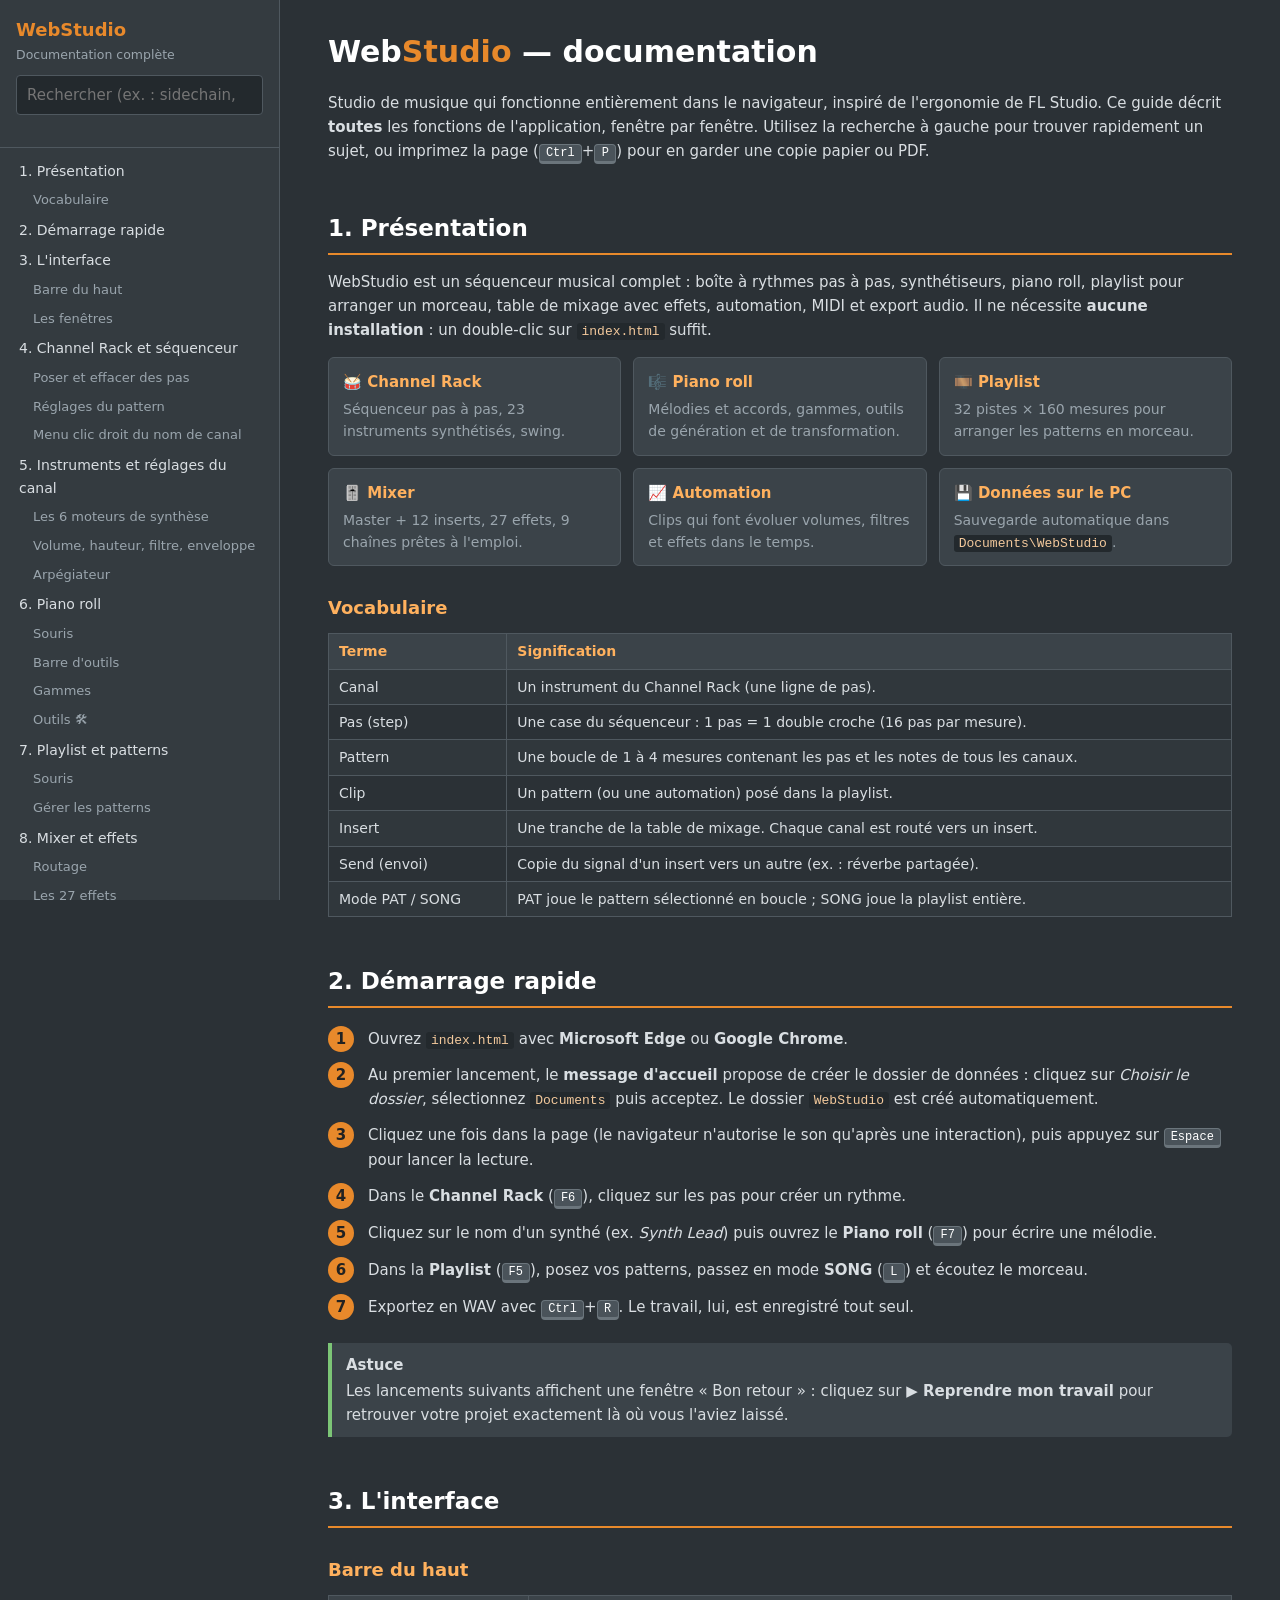
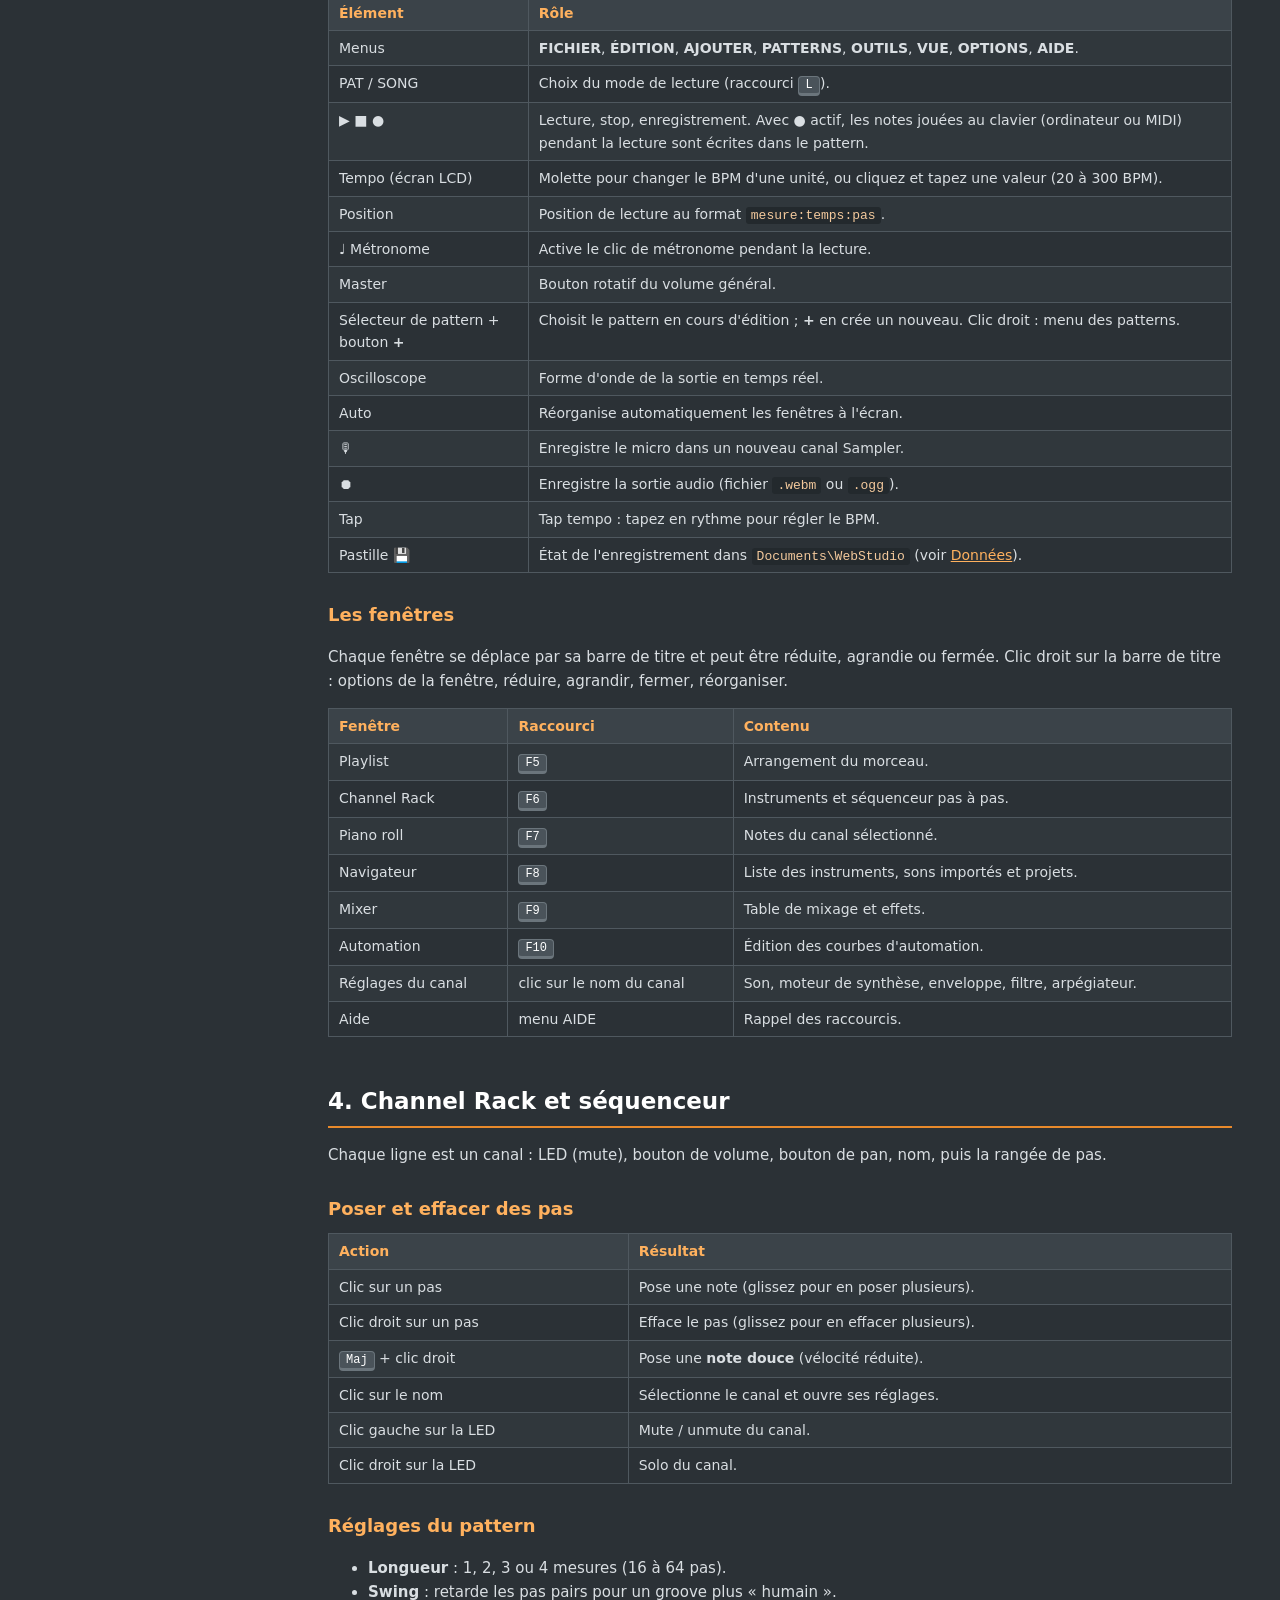
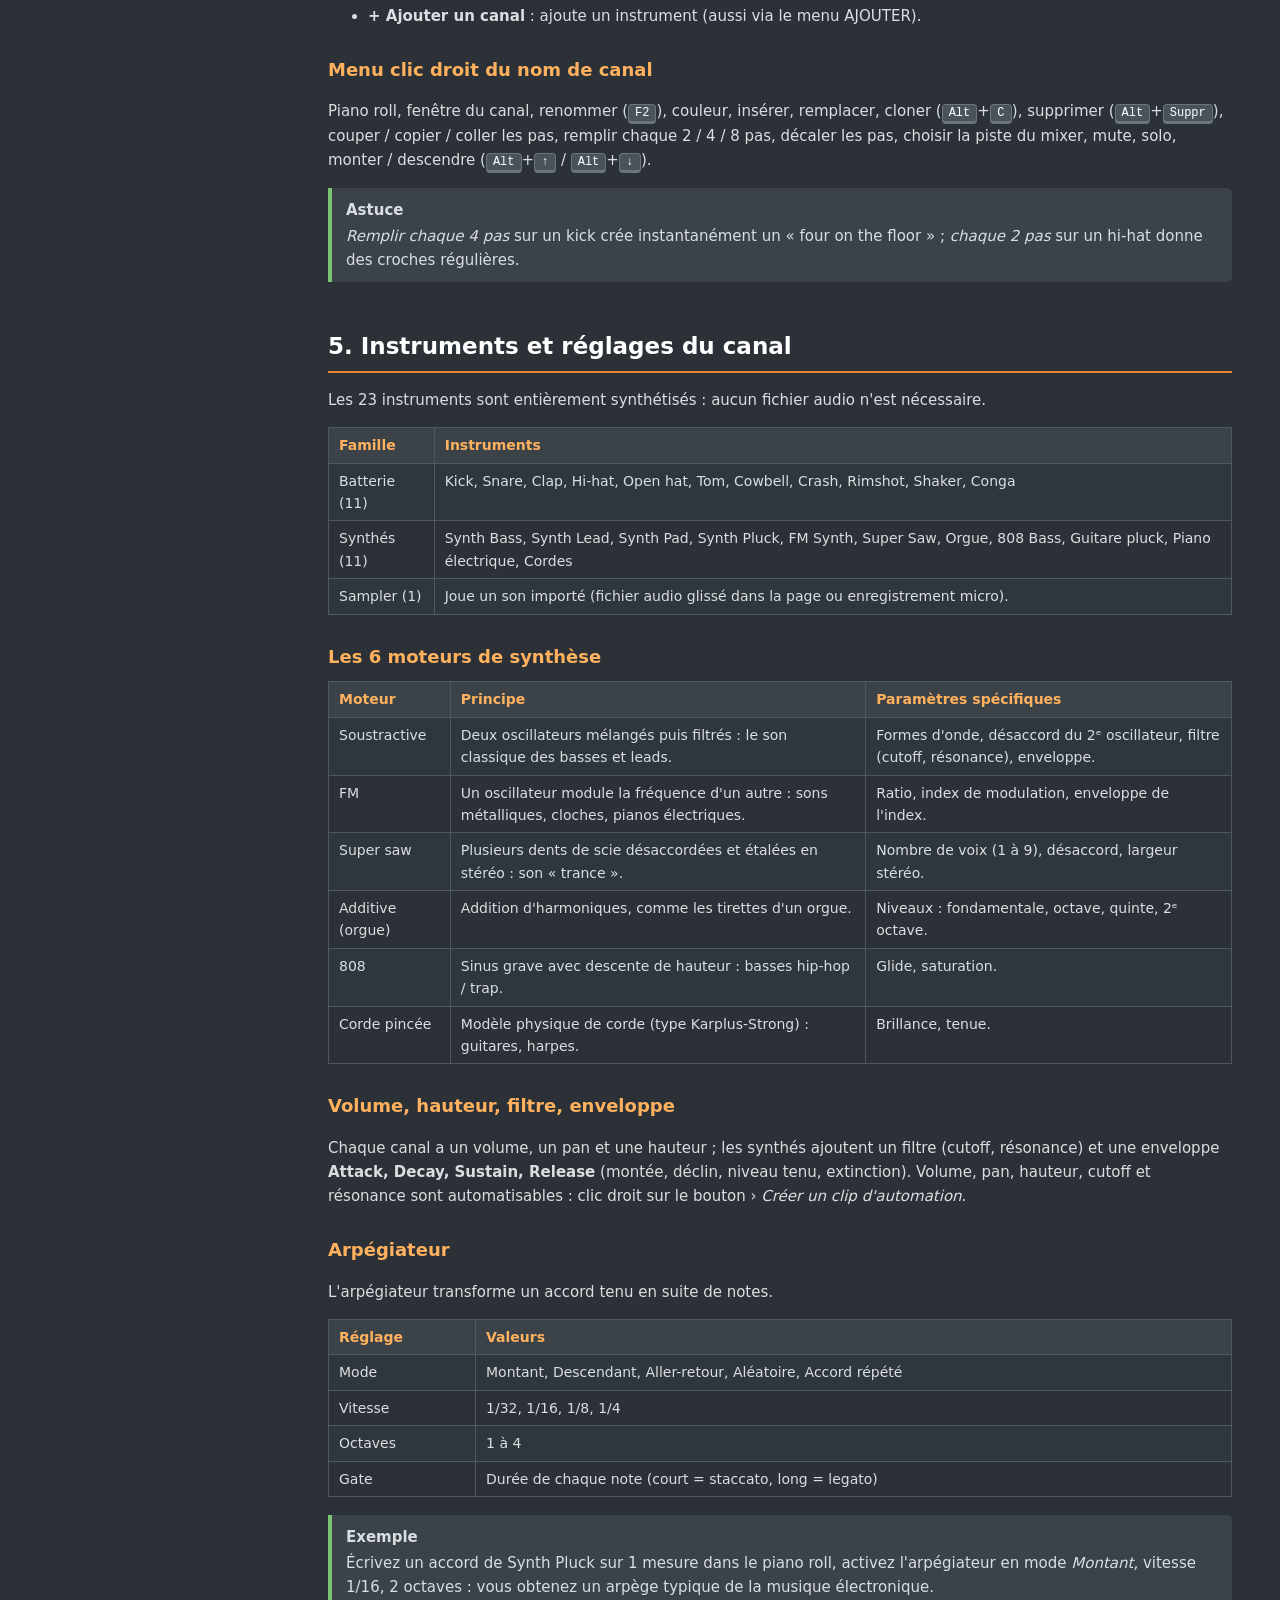
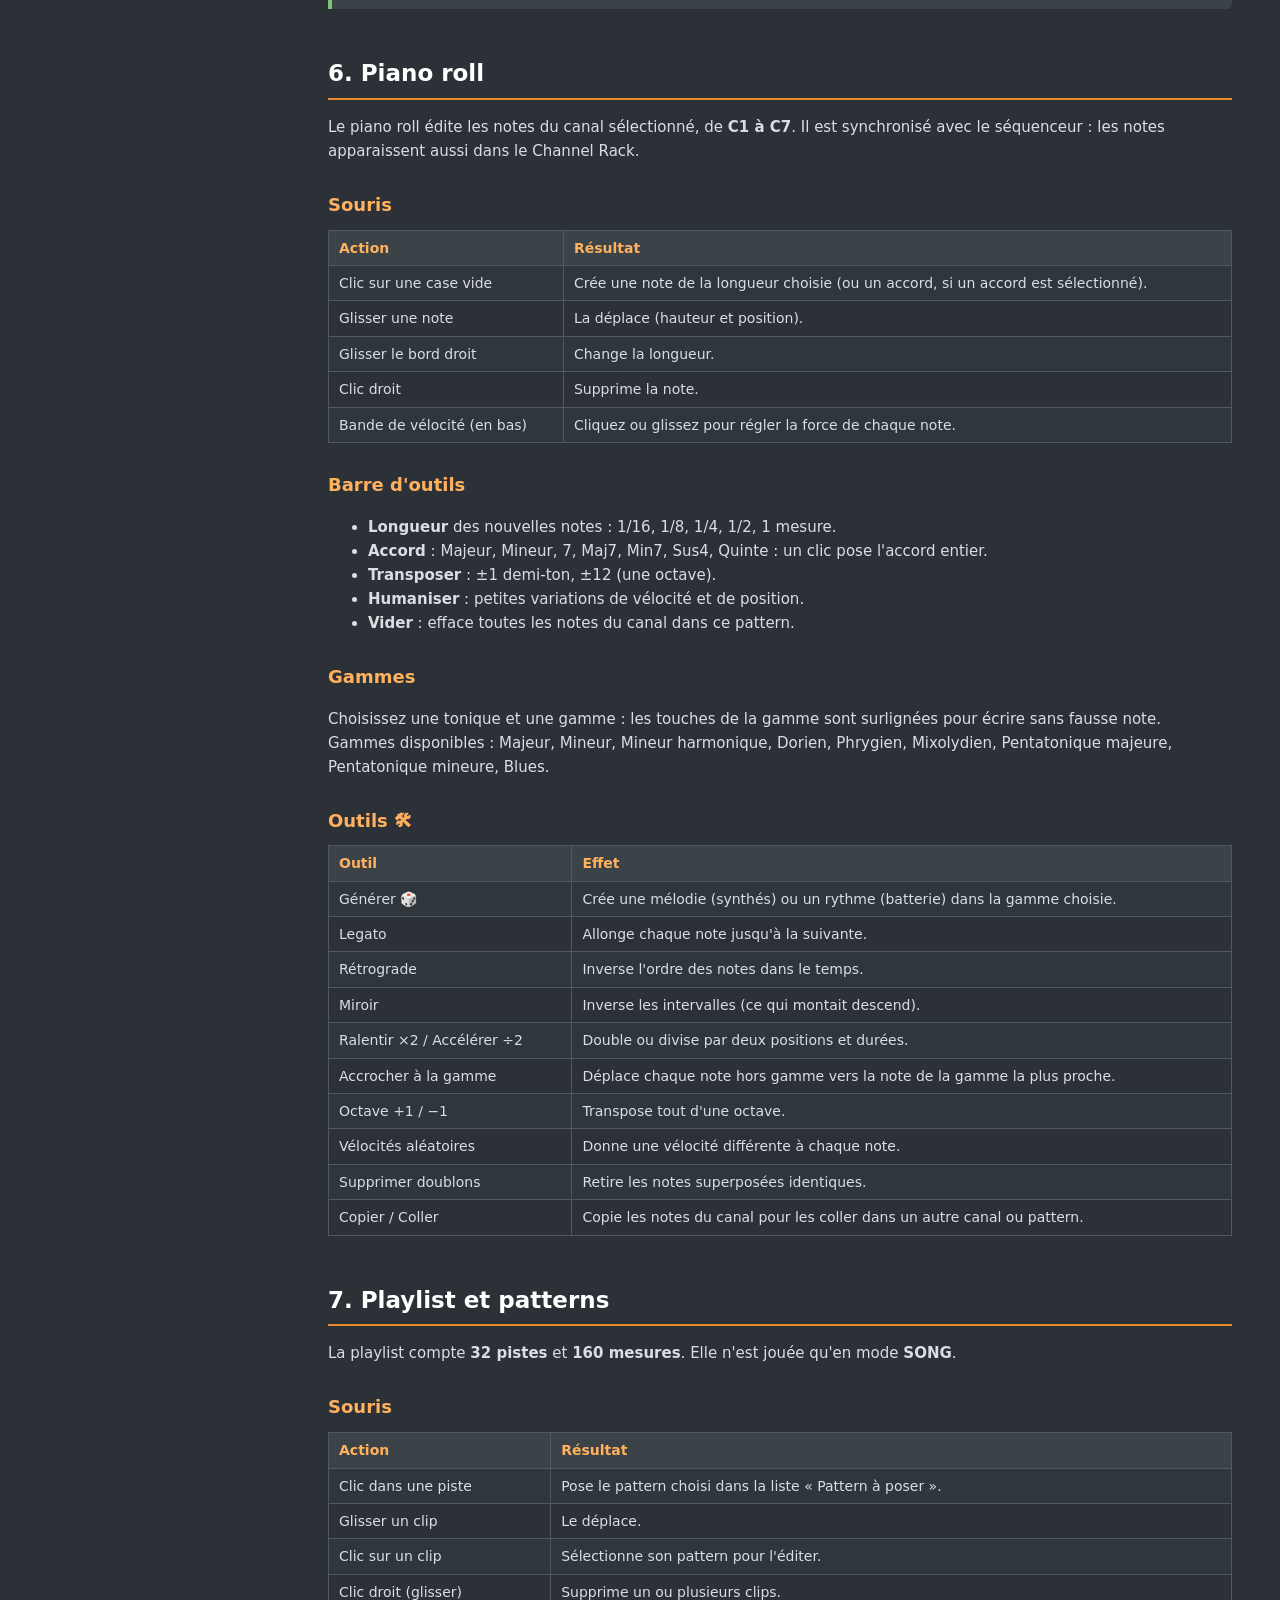
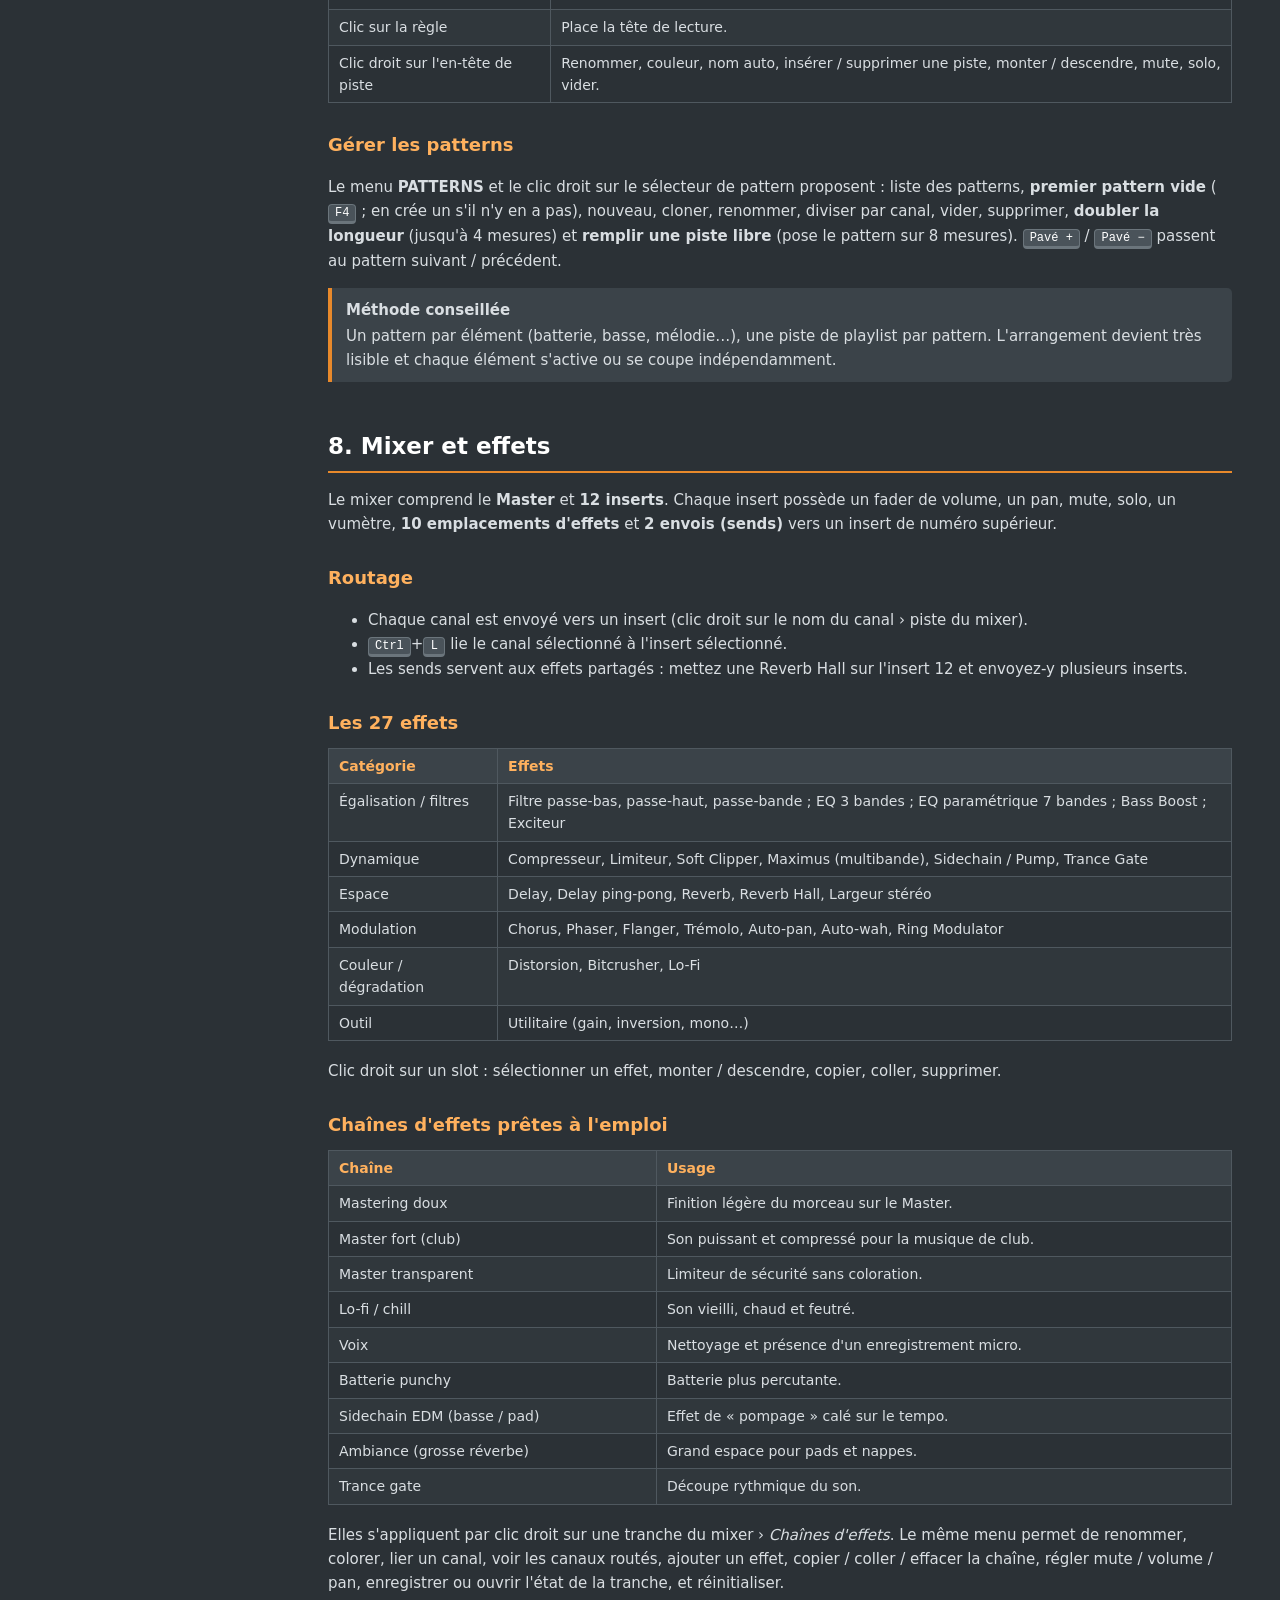
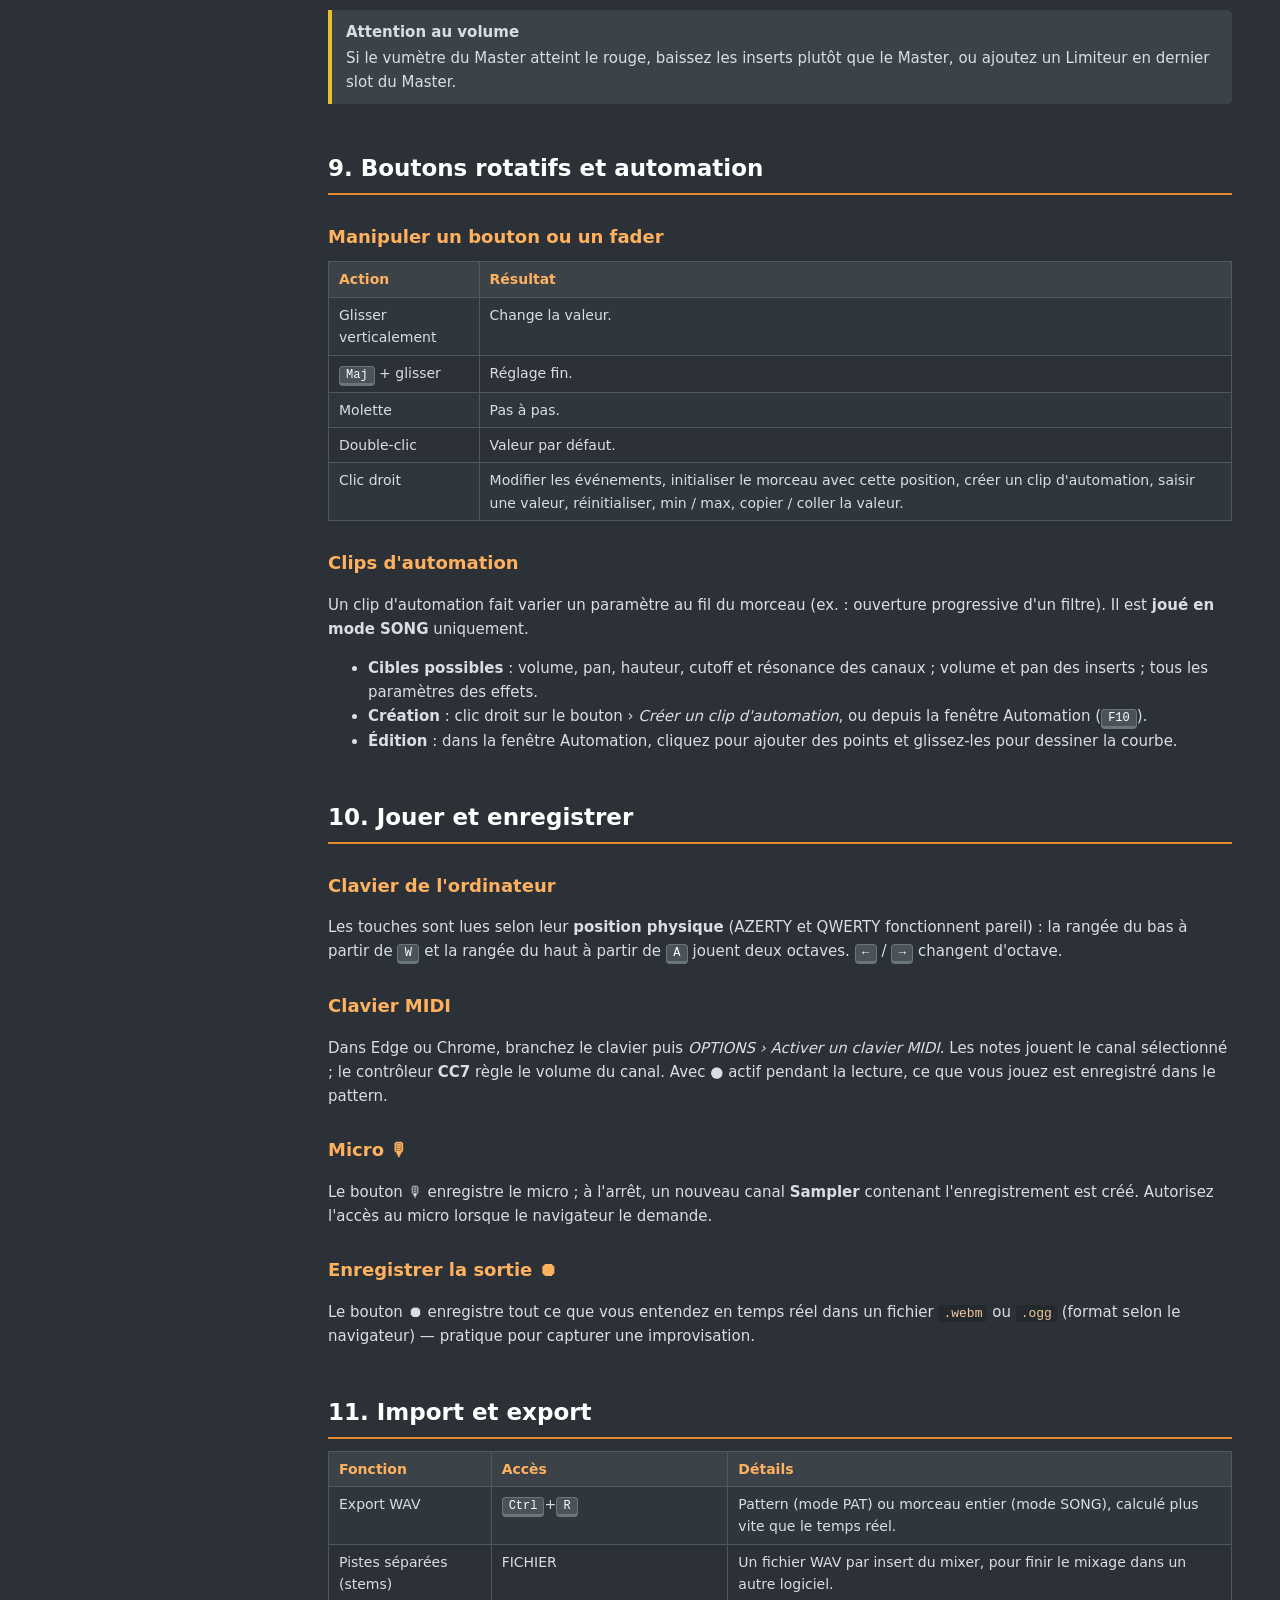
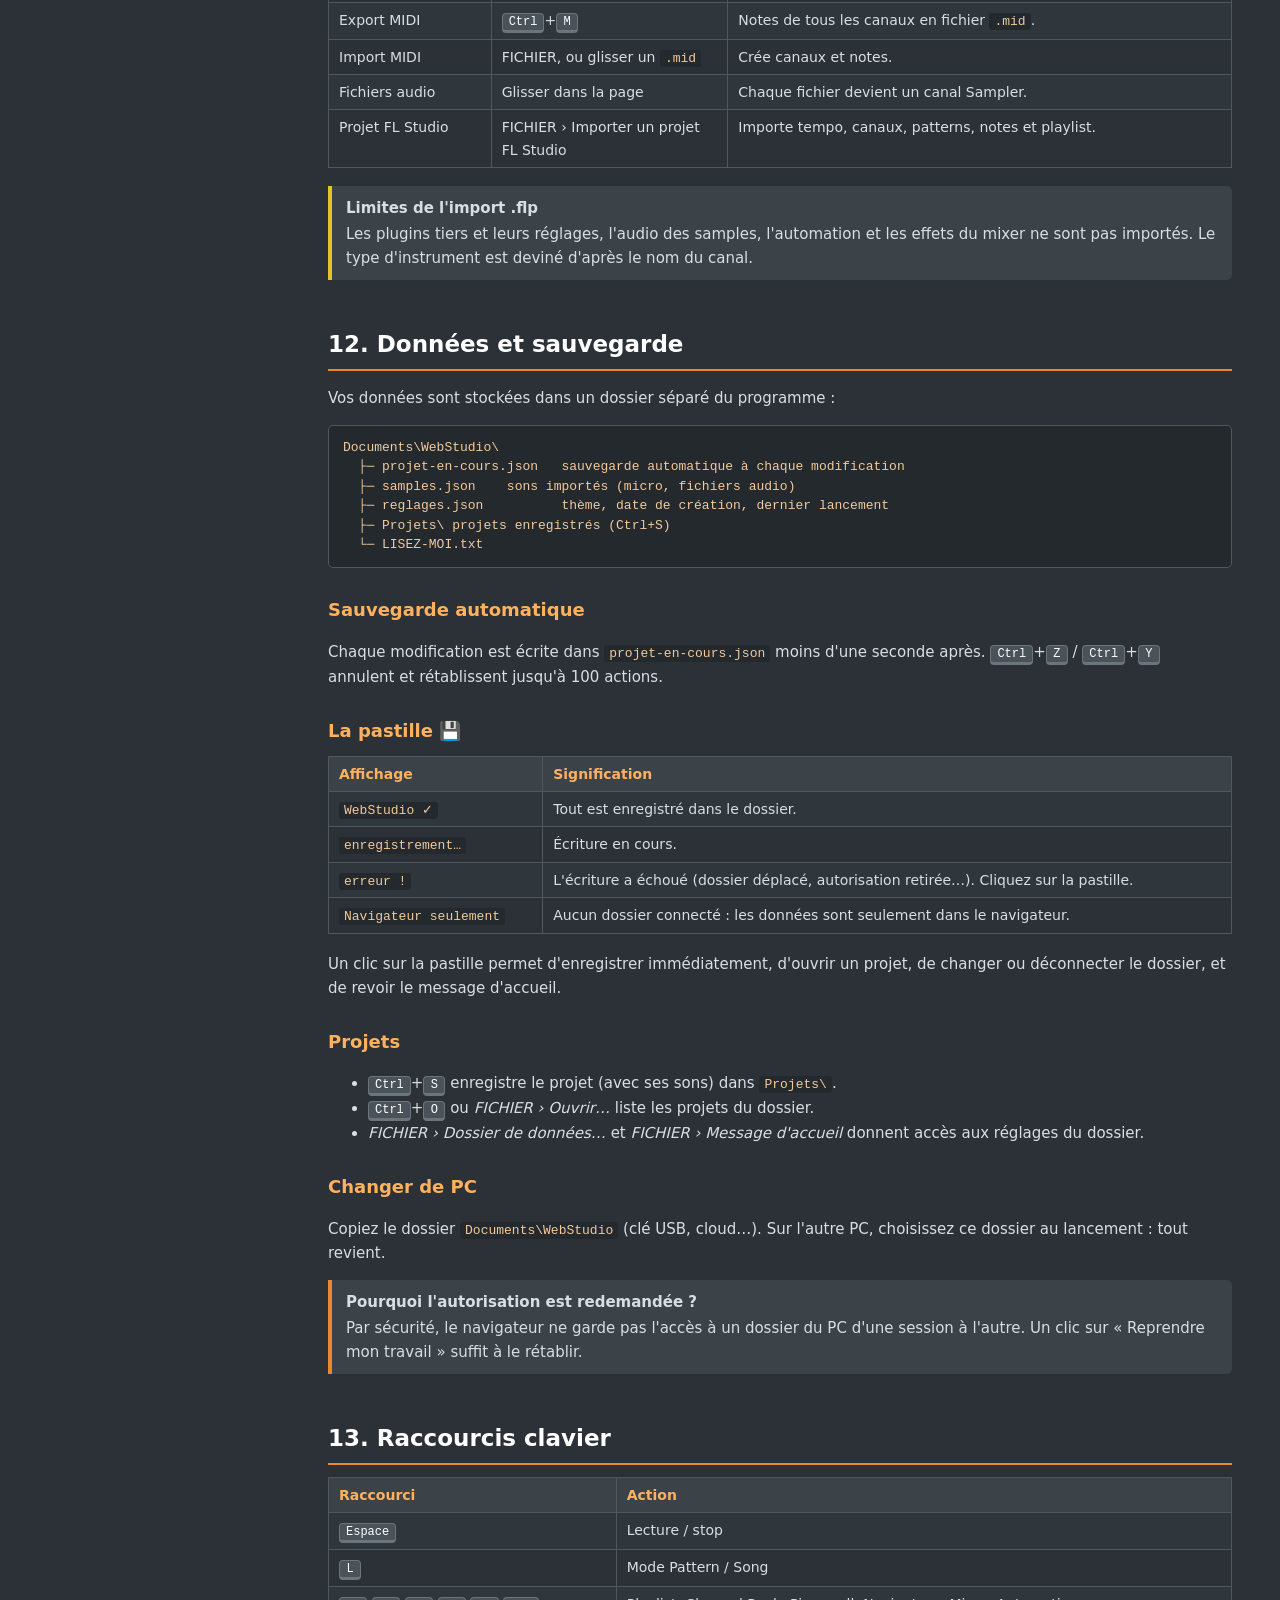
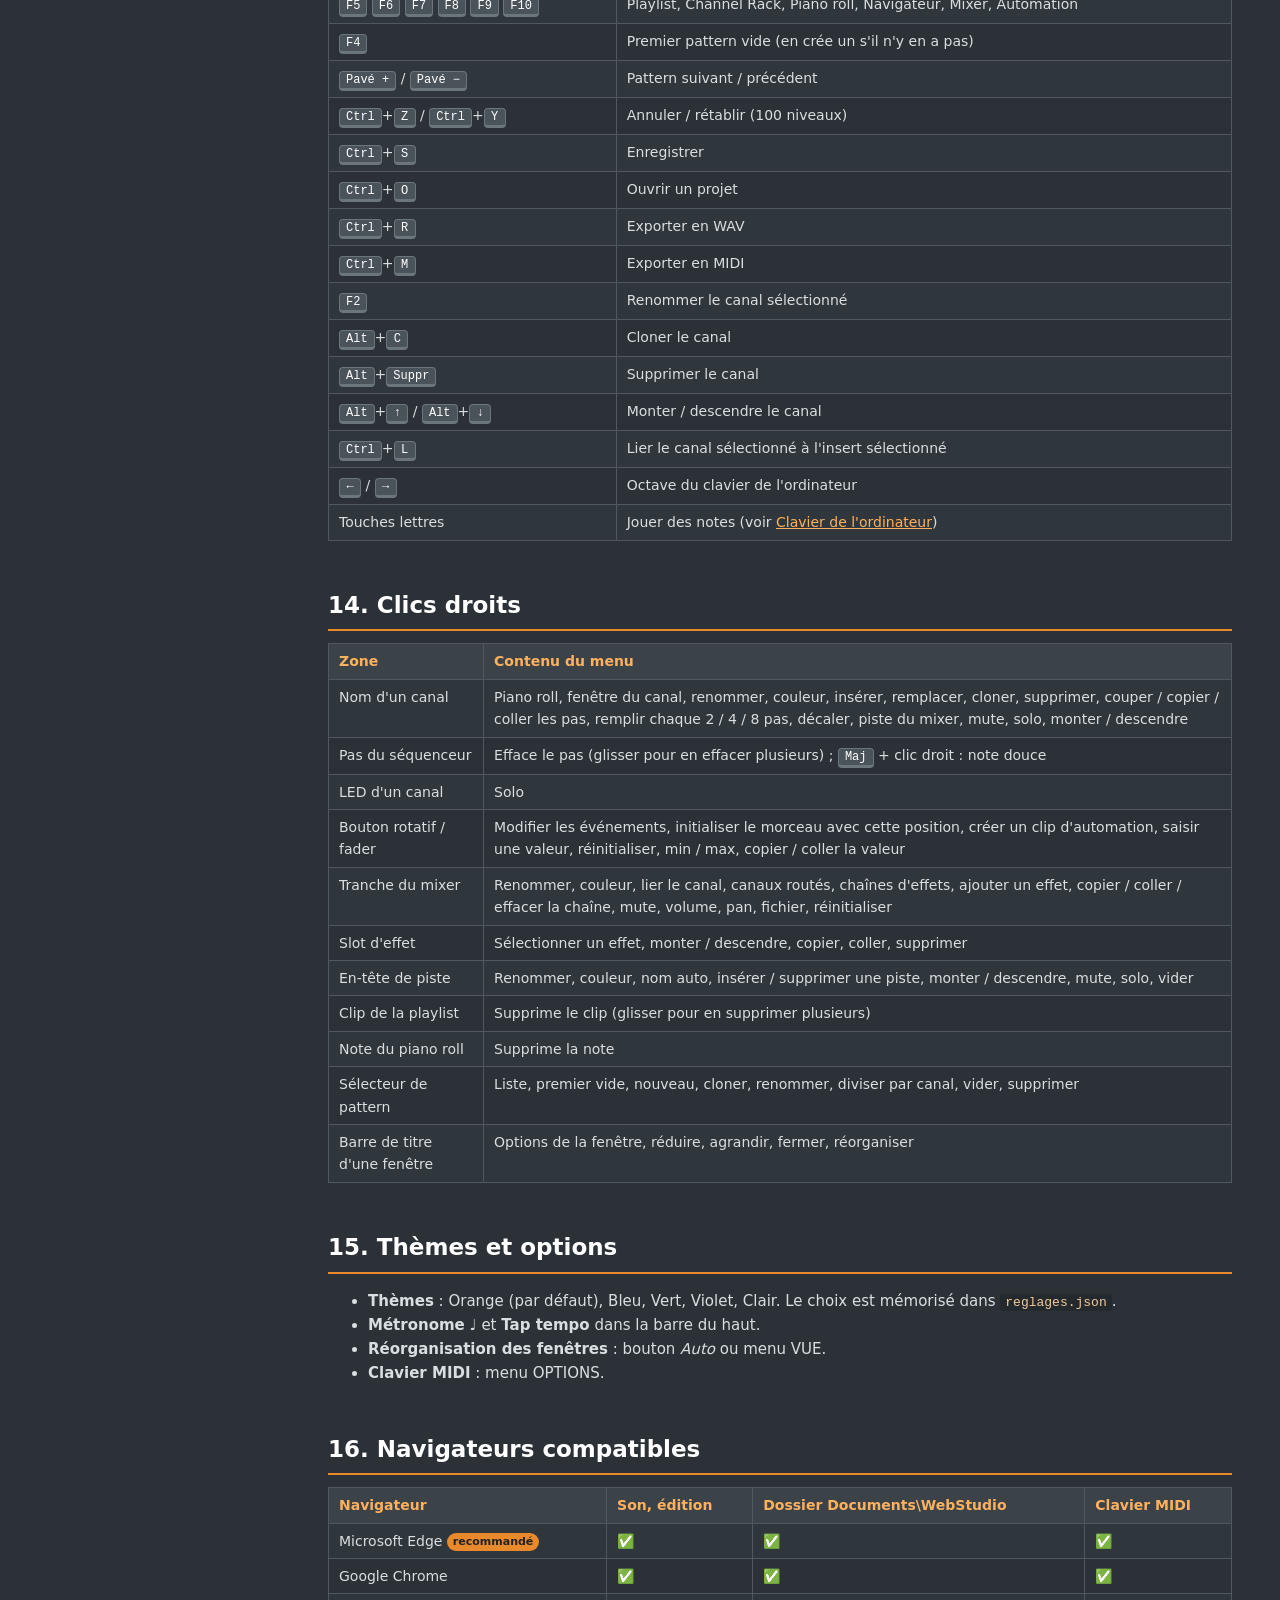
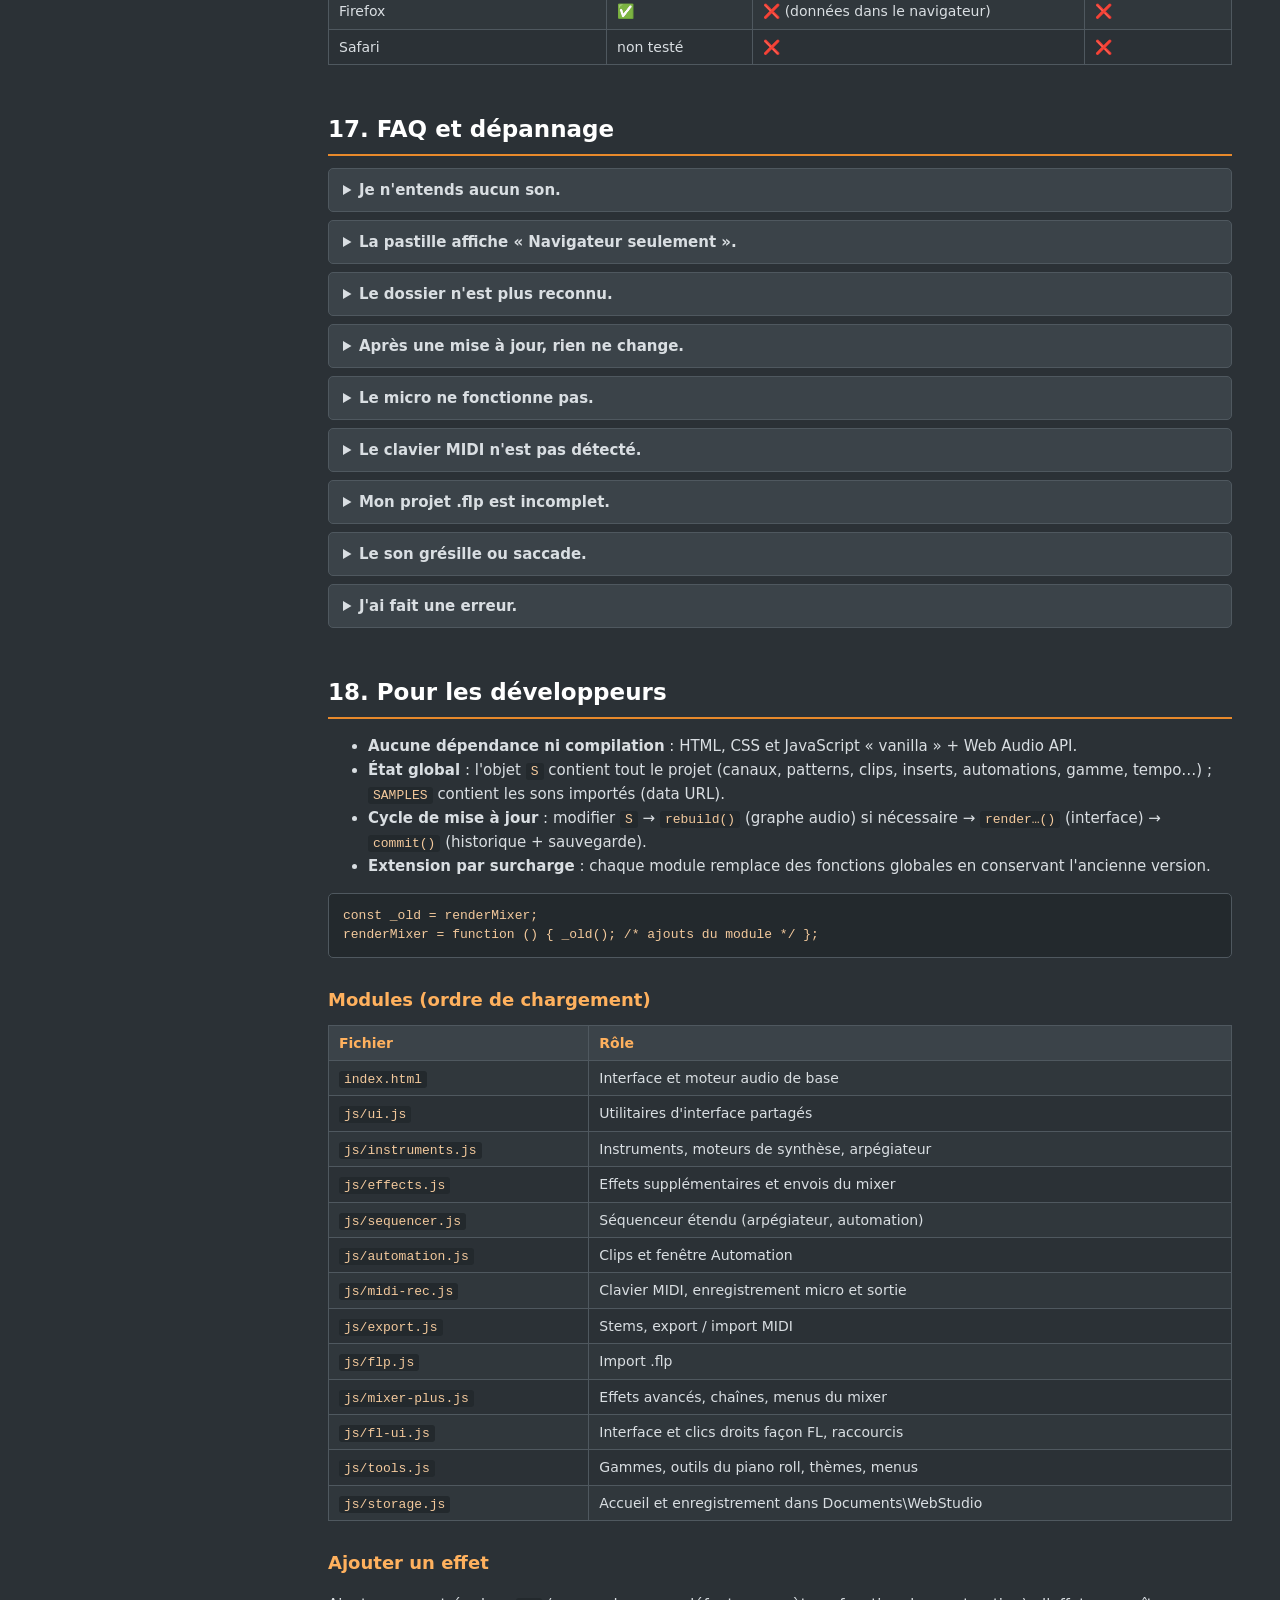
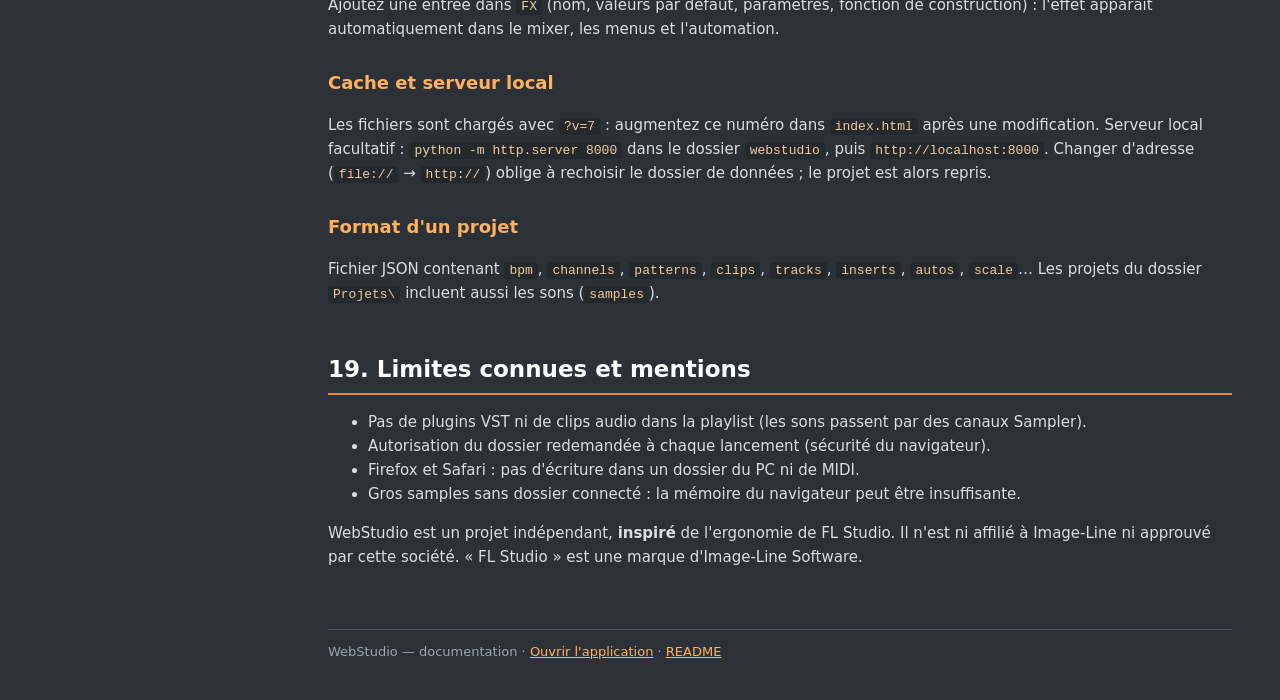
<file: documentation.html>
<!DOCTYPE html>
<html lang="fr">
<head>
<meta charset="utf-8">
<meta name="viewport" content="width=device-width, initial-scale=1">
<title>WebStudio — Documentation complète</title>
<style>
:root{--bg:#2b3136;--panel:#3b4349;--panel2:#343b40;--line:#4f585f;--txt:#d9dee2;--dim:#9aa5ad;--acc:#e8892b;--acc2:#ffb15e;--ok:#7cc576;--warn:#e8c22b;--bad:#e05a4f}
*{box-sizing:border-box}
html{scroll-behavior:smooth;scroll-padding-top:16px}
body{margin:0;background:var(--bg);color:var(--txt);font:15px/1.6 "Segoe UI",system-ui,sans-serif}
a{color:var(--acc2)}
#side{position:fixed;top:0;left:0;bottom:0;width:280px;background:var(--panel2);border-right:1px solid var(--line);display:flex;flex-direction:column}
#side header{padding:16px 16px 10px;border-bottom:1px solid var(--line)}
#side header b{font-size:18px;color:var(--acc)}
#side header small{display:block;color:var(--dim)}
#q{width:100%;margin-top:10px;padding:7px 10px;border-radius:4px;border:1px solid var(--line);background:#23292d;color:var(--txt);font:inherit}
#q:focus{outline:2px solid var(--acc);border-color:transparent}
#qinfo{font-size:12px;color:var(--dim);min-height:18px;margin-top:4px}
#toc{overflow:auto;padding:8px 0 20px;flex:1}
#toc a{display:block;padding:4px 16px;color:var(--txt);text-decoration:none;border-left:3px solid transparent;font-size:14px}
#toc a.sub{padding-left:30px;font-size:13px;color:var(--dim)}
#toc a:hover{background:#2f363b}
#toc a.on{border-left-color:var(--acc);color:var(--acc2);background:#2f363b}
#toc a.hide{display:none}
main{margin-left:280px;padding:28px 48px 80px;max-width:1080px}
h1{font-size:30px;margin:0 0 6px;color:#fff}
h1 span{color:var(--acc)}
h2{font-size:23px;margin:46px 0 12px;padding-bottom:6px;border-bottom:2px solid var(--acc);color:#fff}
h3{font-size:18px;margin:28px 0 8px;color:var(--acc2)}
h4{font-size:15px;margin:18px 0 6px;color:#fff}
section.hide{display:none}
p,li{max-width:900px}
code{background:#23292d;padding:1px 5px;border-radius:3px;font:13px Consolas,monospace;color:#f3c99c}
pre{background:#23292d;border:1px solid var(--line);border-radius:5px;padding:12px 14px;overflow:auto;font:13px/1.5 Consolas,monospace}
pre code{background:none;padding:0}
kbd{display:inline-block;min-width:22px;text-align:center;padding:1px 6px;border:1px solid #6b757c;border-bottom-width:3px;border-radius:4px;background:#4a535a;color:#fff;font:12px Consolas,monospace;white-space:nowrap}
table{border-collapse:collapse;width:100%;margin:10px 0 18px;font-size:14px}
th,td{border:1px solid var(--line);padding:6px 10px;text-align:left;vertical-align:top}
th{background:var(--panel);color:var(--acc2)}
tr:nth-child(even) td{background:#30373c}
.box{border-left:4px solid var(--acc);background:var(--panel);padding:10px 14px;border-radius:0 5px 5px 0;margin:14px 0}
.box.tip{border-color:var(--ok)}.box.warn{border-color:var(--warn)}.box.bad{border-color:var(--bad)}
.box b:first-child{display:block;margin-bottom:2px}
.grid{display:grid;grid-template-columns:repeat(auto-fill,minmax(230px,1fr));gap:12px;margin:12px 0}
.card{background:var(--panel);border:1px solid var(--line);border-radius:6px;padding:12px 14px}
.card h4{margin:0 0 4px;color:var(--acc2)}
.card p{margin:0;font-size:14px;color:var(--dim)}
.steps{counter-reset:s;list-style:none;padding:0}
.steps li{counter-increment:s;position:relative;padding:4px 0 8px 40px}
.steps li::before{content:counter(s);position:absolute;left:0;top:3px;width:26px;height:26px;border-radius:50%;background:var(--acc);color:#222;font-weight:700;text-align:center;line-height:26px}
.badge{display:inline-block;font-size:11px;padding:0 6px;border-radius:9px;background:var(--acc);color:#222;font-weight:700;vertical-align:middle}
details{background:var(--panel);border:1px solid var(--line);border-radius:5px;margin:8px 0;padding:0 14px}
details summary{cursor:pointer;padding:9px 0;font-weight:600}
details[open] summary{border-bottom:1px solid var(--line);margin-bottom:8px}
mark{background:var(--acc);color:#111;border-radius:2px;padding:0 1px}
#top{position:fixed;right:18px;bottom:18px;background:var(--acc);color:#222;border:0;border-radius:50%;width:40px;height:40px;font-size:20px;cursor:pointer;display:none}
#menuBtn{display:none}
footer{margin-top:60px;color:var(--dim);font-size:13px;border-top:1px solid var(--line);padding-top:12px}
@media (max-width:900px){
  #side{transform:translateX(-100%);transition:transform .2s;z-index:5;width:270px}
  body.nav #side{transform:none}
  main{margin-left:0;padding:60px 18px 60px}
  #menuBtn{display:block;position:fixed;top:10px;left:10px;z-index:6;background:var(--acc);border:0;border-radius:4px;padding:6px 12px;font-weight:700;cursor:pointer}
}
@media print{
  #side,#top,#menuBtn{display:none!important}
  body{background:#fff;color:#000;font-size:11pt}
  main{margin:0;padding:0;max-width:none}
  section.hide{display:block}
  h1,h2,h3,h4{color:#000}h2{border-color:#e8892b;page-break-after:avoid}
  th{background:#eee;color:#000}td{background:#fff!important}
  .box,.card,details{background:#fff;color:#000}
  details{display:block}details>*{display:block}
  code,pre{background:#f3f3f3;color:#000}
  kbd{background:#fff;color:#000}
  a{color:#000;text-decoration:none}
}
</style>
</head>
<body>
<button id="menuBtn" type="button">☰ Sommaire</button>
<nav id="side" aria-label="Sommaire">
  <header>
    <b>WebStudio</b><small>Documentation complète</small>
    <input id="q" type="search" placeholder="Rechercher (ex. : sidechain, F4, micro)…" autocomplete="off">
    <div id="qinfo"></div>
  </header>
  <div id="toc"></div>
</nav>

<main>
<h1>Web<span>Studio</span> — documentation</h1>
<p>Studio de musique qui fonctionne entièrement dans le navigateur, inspiré de l'ergonomie de FL Studio. Ce guide décrit <strong>toutes</strong> les fonctions de l'application, fenêtre par fenêtre. Utilisez la recherche à gauche pour trouver rapidement un sujet, ou imprimez la page (<kbd>Ctrl</kbd>+<kbd>P</kbd>) pour en garder une copie papier ou PDF.</p>

<!-- ============================================================ -->
<section id="presentation">
<h2>1. Présentation</h2>
<p>WebStudio est un séquenceur musical complet : boîte à rythmes pas à pas, synthétiseurs, piano roll, playlist pour arranger un morceau, table de mixage avec effets, automation, MIDI et export audio. Il ne nécessite <strong>aucune installation</strong> : un double-clic sur <code>index.html</code> suffit.</p>
<div class="grid">
  <div class="card"><h4>🥁 Channel Rack</h4><p>Séquenceur pas à pas, 23 instruments synthétisés, swing.</p></div>
  <div class="card"><h4>🎼 Piano roll</h4><p>Mélodies et accords, gammes, outils de génération et de transformation.</p></div>
  <div class="card"><h4>🎞️ Playlist</h4><p>32 pistes × 160 mesures pour arranger les patterns en morceau.</p></div>
  <div class="card"><h4>🎚️ Mixer</h4><p>Master + 12 inserts, 27 effets, 9 chaînes prêtes à l'emploi.</p></div>
  <div class="card"><h4>📈 Automation</h4><p>Clips qui font évoluer volumes, filtres et effets dans le temps.</p></div>
  <div class="card"><h4>💾 Données sur le PC</h4><p>Sauvegarde automatique dans <code>Documents\WebStudio</code>.</p></div>
</div>
<h3 id="vocabulaire">Vocabulaire</h3>
<table>
<tr><th>Terme</th><th>Signification</th></tr>
<tr><td>Canal</td><td>Un instrument du Channel Rack (une ligne de pas).</td></tr>
<tr><td>Pas (step)</td><td>Une case du séquenceur : 1 pas = 1 double croche (16 pas par mesure).</td></tr>
<tr><td>Pattern</td><td>Une boucle de 1 à 4 mesures contenant les pas et les notes de tous les canaux.</td></tr>
<tr><td>Clip</td><td>Un pattern (ou une automation) posé dans la playlist.</td></tr>
<tr><td>Insert</td><td>Une tranche de la table de mixage. Chaque canal est routé vers un insert.</td></tr>
<tr><td>Send (envoi)</td><td>Copie du signal d'un insert vers un autre (ex. : réverbe partagée).</td></tr>
<tr><td>Mode PAT / SONG</td><td>PAT joue le pattern sélectionné en boucle ; SONG joue la playlist entière.</td></tr>
</table>
</section>

<!-- ============================================================ -->
<section id="demarrage">
<h2>2. Démarrage rapide</h2>
<ol class="steps">
<li>Ouvrez <code>index.html</code> avec <strong>Microsoft Edge</strong> ou <strong>Google Chrome</strong>.</li>
<li>Au premier lancement, le <strong>message d'accueil</strong> propose de créer le dossier de données : cliquez sur <em>Choisir le dossier</em>, sélectionnez <code>Documents</code> puis acceptez. Le dossier <code>WebStudio</code> est créé automatiquement.</li>
<li>Cliquez une fois dans la page (le navigateur n'autorise le son qu'après une interaction), puis appuyez sur <kbd>Espace</kbd> pour lancer la lecture.</li>
<li>Dans le <strong>Channel Rack</strong> (<kbd>F6</kbd>), cliquez sur les pas pour créer un rythme.</li>
<li>Cliquez sur le nom d'un synthé (ex. <em>Synth Lead</em>) puis ouvrez le <strong>Piano roll</strong> (<kbd>F7</kbd>) pour écrire une mélodie.</li>
<li>Dans la <strong>Playlist</strong> (<kbd>F5</kbd>), posez vos patterns, passez en mode <strong>SONG</strong> (<kbd>L</kbd>) et écoutez le morceau.</li>
<li>Exportez en WAV avec <kbd>Ctrl</kbd>+<kbd>R</kbd>. Le travail, lui, est enregistré tout seul.</li>
</ol>
<div class="box tip"><b>Astuce</b>Les lancements suivants affichent une fenêtre « Bon retour » : cliquez sur <strong>▶ Reprendre mon travail</strong> pour retrouver votre projet exactement là où vous l'aviez laissé.</div>
</section>

<!-- ============================================================ -->
<section id="interface">
<h2>3. L'interface</h2>
<h3 id="barre-haut">Barre du haut</h3>
<table>
<tr><th>Élément</th><th>Rôle</th></tr>
<tr><td>Menus</td><td><strong>FICHIER</strong>, <strong>ÉDITION</strong>, <strong>AJOUTER</strong>, <strong>PATTERNS</strong>, <strong>OUTILS</strong>, <strong>VUE</strong>, <strong>OPTIONS</strong>, <strong>AIDE</strong>.</td></tr>
<tr><td>PAT / SONG</td><td>Choix du mode de lecture (raccourci <kbd>L</kbd>).</td></tr>
<tr><td>▶ ■ ●</td><td>Lecture, stop, enregistrement. Avec ● actif, les notes jouées au clavier (ordinateur ou MIDI) pendant la lecture sont écrites dans le pattern.</td></tr>
<tr><td>Tempo (écran LCD)</td><td>Molette pour changer le BPM d'une unité, ou cliquez et tapez une valeur (20 à 300 BPM).</td></tr>
<tr><td>Position</td><td>Position de lecture au format <code>mesure:temps:pas</code>.</td></tr>
<tr><td>♩ Métronome</td><td>Active le clic de métronome pendant la lecture.</td></tr>
<tr><td>Master</td><td>Bouton rotatif du volume général.</td></tr>
<tr><td>Sélecteur de pattern + bouton <strong>+</strong></td><td>Choisit le pattern en cours d'édition ; <strong>+</strong> en crée un nouveau. Clic droit : menu des patterns.</td></tr>
<tr><td>Oscilloscope</td><td>Forme d'onde de la sortie en temps réel.</td></tr>
<tr><td>Auto</td><td>Réorganise automatiquement les fenêtres à l'écran.</td></tr>
<tr><td>🎙</td><td>Enregistre le micro dans un nouveau canal Sampler.</td></tr>
<tr><td>⏺</td><td>Enregistre la sortie audio (fichier <code>.webm</code> ou <code>.ogg</code>).</td></tr>
<tr><td>Tap</td><td>Tap tempo : tapez en rythme pour régler le BPM.</td></tr>
<tr><td>Pastille 💾</td><td>État de l'enregistrement dans <code>Documents\WebStudio</code> (voir <a href="#donnees">Données</a>).</td></tr>
</table>
<h3 id="fenetres">Les fenêtres</h3>
<p>Chaque fenêtre se déplace par sa barre de titre et peut être réduite, agrandie ou fermée. Clic droit sur la barre de titre : options de la fenêtre, réduire, agrandir, fermer, réorganiser.</p>
<table>
<tr><th>Fenêtre</th><th>Raccourci</th><th>Contenu</th></tr>
<tr><td>Playlist</td><td><kbd>F5</kbd></td><td>Arrangement du morceau.</td></tr>
<tr><td>Channel Rack</td><td><kbd>F6</kbd></td><td>Instruments et séquenceur pas à pas.</td></tr>
<tr><td>Piano roll</td><td><kbd>F7</kbd></td><td>Notes du canal sélectionné.</td></tr>
<tr><td>Navigateur</td><td><kbd>F8</kbd></td><td>Liste des instruments, sons importés et projets.</td></tr>
<tr><td>Mixer</td><td><kbd>F9</kbd></td><td>Table de mixage et effets.</td></tr>
<tr><td>Automation</td><td><kbd>F10</kbd></td><td>Édition des courbes d'automation.</td></tr>
<tr><td>Réglages du canal</td><td>clic sur le nom du canal</td><td>Son, moteur de synthèse, enveloppe, filtre, arpégiateur.</td></tr>
<tr><td>Aide</td><td>menu AIDE</td><td>Rappel des raccourcis.</td></tr>
</table>
</section>

<!-- ============================================================ -->
<section id="rack">
<h2>4. Channel Rack et séquenceur</h2>
<p>Chaque ligne est un canal : LED (mute), bouton de volume, bouton de pan, nom, puis la rangée de pas.</p>
<h3 id="rack-pas">Poser et effacer des pas</h3>
<table>
<tr><th>Action</th><th>Résultat</th></tr>
<tr><td>Clic sur un pas</td><td>Pose une note (glissez pour en poser plusieurs).</td></tr>
<tr><td>Clic droit sur un pas</td><td>Efface le pas (glissez pour en effacer plusieurs).</td></tr>
<tr><td><kbd>Maj</kbd> + clic droit</td><td>Pose une <strong>note douce</strong> (vélocité réduite).</td></tr>
<tr><td>Clic sur le nom</td><td>Sélectionne le canal et ouvre ses réglages.</td></tr>
<tr><td>Clic gauche sur la LED</td><td>Mute / unmute du canal.</td></tr>
<tr><td>Clic droit sur la LED</td><td>Solo du canal.</td></tr>
</table>
<h3 id="rack-reglages">Réglages du pattern</h3>
<ul>
<li><strong>Longueur</strong> : 1, 2, 3 ou 4 mesures (16 à 64 pas).</li>
<li><strong>Swing</strong> : retarde les pas pairs pour un groove plus « humain ».</li>
<li><strong>+ Ajouter un canal</strong> : ajoute un instrument (aussi via le menu AJOUTER).</li>
</ul>
<h3 id="rack-menu">Menu clic droit du nom de canal</h3>
<p>Piano roll, fenêtre du canal, renommer (<kbd>F2</kbd>), couleur, insérer, remplacer, cloner (<kbd>Alt</kbd>+<kbd>C</kbd>), supprimer (<kbd>Alt</kbd>+<kbd>Suppr</kbd>), couper / copier / coller les pas, remplir chaque 2 / 4 / 8 pas, décaler les pas, choisir la piste du mixer, mute, solo, monter / descendre (<kbd>Alt</kbd>+<kbd>↑</kbd> / <kbd>Alt</kbd>+<kbd>↓</kbd>).</p>
<div class="box tip"><b>Astuce</b><em>Remplir chaque 4 pas</em> sur un kick crée instantanément un « four on the floor » ; <em>chaque 2 pas</em> sur un hi-hat donne des croches régulières.</div>
</section>

<!-- ============================================================ -->
<section id="instruments">
<h2>5. Instruments et réglages du canal</h2>
<p>Les 23 instruments sont entièrement synthétisés : aucun fichier audio n'est nécessaire.</p>
<table>
<tr><th>Famille</th><th>Instruments</th></tr>
<tr><td>Batterie (11)</td><td>Kick, Snare, Clap, Hi-hat, Open hat, Tom, Cowbell, Crash, Rimshot, Shaker, Conga</td></tr>
<tr><td>Synthés (11)</td><td>Synth Bass, Synth Lead, Synth Pad, Synth Pluck, FM Synth, Super Saw, Orgue, 808 Bass, Guitare pluck, Piano électrique, Cordes</td></tr>
<tr><td>Sampler (1)</td><td>Joue un son importé (fichier audio glissé dans la page ou enregistrement micro).</td></tr>
</table>
<h3 id="moteurs">Les 6 moteurs de synthèse</h3>
<table>
<tr><th>Moteur</th><th>Principe</th><th>Paramètres spécifiques</th></tr>
<tr><td>Soustractive</td><td>Deux oscillateurs mélangés puis filtrés : le son classique des basses et leads.</td><td>Formes d'onde, désaccord du 2ᵉ oscillateur, filtre (cutoff, résonance), enveloppe.</td></tr>
<tr><td>FM</td><td>Un oscillateur module la fréquence d'un autre : sons métalliques, cloches, pianos électriques.</td><td>Ratio, index de modulation, enveloppe de l'index.</td></tr>
<tr><td>Super saw</td><td>Plusieurs dents de scie désaccordées et étalées en stéréo : son « trance ».</td><td>Nombre de voix (1 à 9), désaccord, largeur stéréo.</td></tr>
<tr><td>Additive (orgue)</td><td>Addition d'harmoniques, comme les tirettes d'un orgue.</td><td>Niveaux : fondamentale, octave, quinte, 2ᵉ octave.</td></tr>
<tr><td>808</td><td>Sinus grave avec descente de hauteur : basses hip-hop / trap.</td><td>Glide, saturation.</td></tr>
<tr><td>Corde pincée</td><td>Modèle physique de corde (type Karplus-Strong) : guitares, harpes.</td><td>Brillance, tenue.</td></tr>
</table>
<h3 id="enveloppe">Volume, hauteur, filtre, enveloppe</h3>
<p>Chaque canal a un volume, un pan et une hauteur ; les synthés ajoutent un filtre (cutoff, résonance) et une enveloppe <strong>Attack, Decay, Sustain, Release</strong> (montée, déclin, niveau tenu, extinction). Volume, pan, hauteur, cutoff et résonance sont automatisables : clic droit sur le bouton › <em>Créer un clip d'automation</em>.</p>
<h3 id="arpegiateur">Arpégiateur</h3>
<p>L'arpégiateur transforme un accord tenu en suite de notes.</p>
<table>
<tr><th>Réglage</th><th>Valeurs</th></tr>
<tr><td>Mode</td><td>Montant, Descendant, Aller-retour, Aléatoire, Accord répété</td></tr>
<tr><td>Vitesse</td><td>1/32, 1/16, 1/8, 1/4</td></tr>
<tr><td>Octaves</td><td>1 à 4</td></tr>
<tr><td>Gate</td><td>Durée de chaque note (court = staccato, long = legato)</td></tr>
</table>
<div class="box tip"><b>Exemple</b>Écrivez un accord de Synth Pluck sur 1 mesure dans le piano roll, activez l'arpégiateur en mode <em>Montant</em>, vitesse 1/16, 2 octaves : vous obtenez un arpège typique de la musique électronique.</div>
</section>

<!-- ============================================================ -->
<section id="pianoroll">
<h2>6. Piano roll</h2>
<p>Le piano roll édite les notes du canal sélectionné, de <strong>C1 à C7</strong>. Il est synchronisé avec le séquenceur : les notes apparaissent aussi dans le Channel Rack.</p>
<h3 id="pr-souris">Souris</h3>
<table>
<tr><th>Action</th><th>Résultat</th></tr>
<tr><td>Clic sur une case vide</td><td>Crée une note de la longueur choisie (ou un accord, si un accord est sélectionné).</td></tr>
<tr><td>Glisser une note</td><td>La déplace (hauteur et position).</td></tr>
<tr><td>Glisser le bord droit</td><td>Change la longueur.</td></tr>
<tr><td>Clic droit</td><td>Supprime la note.</td></tr>
<tr><td>Bande de vélocité (en bas)</td><td>Cliquez ou glissez pour régler la force de chaque note.</td></tr>
</table>
<h3 id="pr-barre">Barre d'outils</h3>
<ul>
<li><strong>Longueur</strong> des nouvelles notes : 1/16, 1/8, 1/4, 1/2, 1 mesure.</li>
<li><strong>Accord</strong> : Majeur, Mineur, 7, Maj7, Min7, Sus4, Quinte : un clic pose l'accord entier.</li>
<li><strong>Transposer</strong> : ±1 demi-ton, ±12 (une octave).</li>
<li><strong>Humaniser</strong> : petites variations de vélocité et de position.</li>
<li><strong>Vider</strong> : efface toutes les notes du canal dans ce pattern.</li>
</ul>
<h3 id="gammes">Gammes</h3>
<p>Choisissez une tonique et une gamme : les touches de la gamme sont surlignées pour écrire sans fausse note. Gammes disponibles : Majeur, Mineur, Mineur harmonique, Dorien, Phrygien, Mixolydien, Pentatonique majeure, Pentatonique mineure, Blues.</p>
<h3 id="pr-outils">Outils 🛠</h3>
<table>
<tr><th>Outil</th><th>Effet</th></tr>
<tr><td>Générer 🎲</td><td>Crée une mélodie (synthés) ou un rythme (batterie) dans la gamme choisie.</td></tr>
<tr><td>Legato</td><td>Allonge chaque note jusqu'à la suivante.</td></tr>
<tr><td>Rétrograde</td><td>Inverse l'ordre des notes dans le temps.</td></tr>
<tr><td>Miroir</td><td>Inverse les intervalles (ce qui montait descend).</td></tr>
<tr><td>Ralentir ×2 / Accélérer ÷2</td><td>Double ou divise par deux positions et durées.</td></tr>
<tr><td>Accrocher à la gamme</td><td>Déplace chaque note hors gamme vers la note de la gamme la plus proche.</td></tr>
<tr><td>Octave +1 / −1</td><td>Transpose tout d'une octave.</td></tr>
<tr><td>Vélocités aléatoires</td><td>Donne une vélocité différente à chaque note.</td></tr>
<tr><td>Supprimer doublons</td><td>Retire les notes superposées identiques.</td></tr>
<tr><td>Copier / Coller</td><td>Copie les notes du canal pour les coller dans un autre canal ou pattern.</td></tr>
</table>
</section>

<!-- ============================================================ -->
<section id="playlist">
<h2>7. Playlist et patterns</h2>
<p>La playlist compte <strong>32 pistes</strong> et <strong>160 mesures</strong>. Elle n'est jouée qu'en mode <strong>SONG</strong>.</p>
<h3 id="pl-souris">Souris</h3>
<table>
<tr><th>Action</th><th>Résultat</th></tr>
<tr><td>Clic dans une piste</td><td>Pose le pattern choisi dans la liste « Pattern à poser ».</td></tr>
<tr><td>Glisser un clip</td><td>Le déplace.</td></tr>
<tr><td>Clic sur un clip</td><td>Sélectionne son pattern pour l'éditer.</td></tr>
<tr><td>Clic droit (glisser)</td><td>Supprime un ou plusieurs clips.</td></tr>
<tr><td>Clic sur la règle</td><td>Place la tête de lecture.</td></tr>
<tr><td>Clic droit sur l'en-tête de piste</td><td>Renommer, couleur, nom auto, insérer / supprimer une piste, monter / descendre, mute, solo, vider.</td></tr>
</table>
<h3 id="patterns">Gérer les patterns</h3>
<p>Le menu <strong>PATTERNS</strong> et le clic droit sur le sélecteur de pattern proposent : liste des patterns, <strong>premier pattern vide</strong> (<kbd>F4</kbd> ; en crée un s'il n'y en a pas), nouveau, cloner, renommer, diviser par canal, vider, supprimer, <strong>doubler la longueur</strong> (jusqu'à 4 mesures) et <strong>remplir une piste libre</strong> (pose le pattern sur 8 mesures). <kbd>Pavé +</kbd> / <kbd>Pavé −</kbd> passent au pattern suivant / précédent.</p>
<div class="box"><b>Méthode conseillée</b>Un pattern par élément (batterie, basse, mélodie…), une piste de playlist par pattern. L'arrangement devient très lisible et chaque élément s'active ou se coupe indépendamment.</div>
</section>

<!-- ============================================================ -->
<section id="mixer">
<h2>8. Mixer et effets</h2>
<p>Le mixer comprend le <strong>Master</strong> et <strong>12 inserts</strong>. Chaque insert possède un fader de volume, un pan, mute, solo, un vumètre, <strong>10 emplacements d'effets</strong> et <strong>2 envois (sends)</strong> vers un insert de numéro supérieur.</p>
<h3 id="routage">Routage</h3>
<ul>
<li>Chaque canal est envoyé vers un insert (clic droit sur le nom du canal › piste du mixer).</li>
<li><kbd>Ctrl</kbd>+<kbd>L</kbd> lie le canal sélectionné à l'insert sélectionné.</li>
<li>Les sends servent aux effets partagés : mettez une Reverb Hall sur l'insert 12 et envoyez-y plusieurs inserts.</li>
</ul>
<h3 id="effets">Les 27 effets</h3>
<table>
<tr><th>Catégorie</th><th>Effets</th></tr>
<tr><td>Égalisation / filtres</td><td>Filtre passe-bas, passe-haut, passe-bande ; EQ 3 bandes ; EQ paramétrique 7 bandes ; Bass Boost ; Exciteur</td></tr>
<tr><td>Dynamique</td><td>Compresseur, Limiteur, Soft Clipper, Maximus (multibande), Sidechain / Pump, Trance Gate</td></tr>
<tr><td>Espace</td><td>Delay, Delay ping-pong, Reverb, Reverb Hall, Largeur stéréo</td></tr>
<tr><td>Modulation</td><td>Chorus, Phaser, Flanger, Trémolo, Auto-pan, Auto-wah, Ring Modulator</td></tr>
<tr><td>Couleur / dégradation</td><td>Distorsion, Bitcrusher, Lo-Fi</td></tr>
<tr><td>Outil</td><td>Utilitaire (gain, inversion, mono…)</td></tr>
</table>
<p>Clic droit sur un slot : sélectionner un effet, monter / descendre, copier, coller, supprimer.</p>
<h3 id="chaines">Chaînes d'effets prêtes à l'emploi</h3>
<table>
<tr><th>Chaîne</th><th>Usage</th></tr>
<tr><td>Mastering doux</td><td>Finition légère du morceau sur le Master.</td></tr>
<tr><td>Master fort (club)</td><td>Son puissant et compressé pour la musique de club.</td></tr>
<tr><td>Master transparent</td><td>Limiteur de sécurité sans coloration.</td></tr>
<tr><td>Lo-fi / chill</td><td>Son vieilli, chaud et feutré.</td></tr>
<tr><td>Voix</td><td>Nettoyage et présence d'un enregistrement micro.</td></tr>
<tr><td>Batterie punchy</td><td>Batterie plus percutante.</td></tr>
<tr><td>Sidechain EDM (basse / pad)</td><td>Effet de « pompage » calé sur le tempo.</td></tr>
<tr><td>Ambiance (grosse réverbe)</td><td>Grand espace pour pads et nappes.</td></tr>
<tr><td>Trance gate</td><td>Découpe rythmique du son.</td></tr>
</table>
<p>Elles s'appliquent par clic droit sur une tranche du mixer › <em>Chaînes d'effets</em>. Le même menu permet de renommer, colorer, lier un canal, voir les canaux routés, ajouter un effet, copier / coller / effacer la chaîne, régler mute / volume / pan, enregistrer ou ouvrir l'état de la tranche, et réinitialiser.</p>
<div class="box warn"><b>Attention au volume</b>Si le vumètre du Master atteint le rouge, baissez les inserts plutôt que le Master, ou ajoutez un Limiteur en dernier slot du Master.</div>
</section>

<!-- ============================================================ -->
<section id="knobs">
<h2>9. Boutons rotatifs et automation</h2>
<h3 id="knobs-souris">Manipuler un bouton ou un fader</h3>
<table>
<tr><th>Action</th><th>Résultat</th></tr>
<tr><td>Glisser verticalement</td><td>Change la valeur.</td></tr>
<tr><td><kbd>Maj</kbd> + glisser</td><td>Réglage fin.</td></tr>
<tr><td>Molette</td><td>Pas à pas.</td></tr>
<tr><td>Double-clic</td><td>Valeur par défaut.</td></tr>
<tr><td>Clic droit</td><td>Modifier les événements, initialiser le morceau avec cette position, créer un clip d'automation, saisir une valeur, réinitialiser, min / max, copier / coller la valeur.</td></tr>
</table>
<h3 id="automation">Clips d'automation</h3>
<p>Un clip d'automation fait varier un paramètre au fil du morceau (ex. : ouverture progressive d'un filtre). Il est <strong>joué en mode SONG</strong> uniquement.</p>
<ul>
<li><strong>Cibles possibles</strong> : volume, pan, hauteur, cutoff et résonance des canaux ; volume et pan des inserts ; tous les paramètres des effets.</li>
<li><strong>Création</strong> : clic droit sur le bouton › <em>Créer un clip d'automation</em>, ou depuis la fenêtre Automation (<kbd>F10</kbd>).</li>
<li><strong>Édition</strong> : dans la fenêtre Automation, cliquez pour ajouter des points et glissez-les pour dessiner la courbe.</li>
</ul>
</section>

<!-- ============================================================ -->
<section id="jouer">
<h2>10. Jouer et enregistrer</h2>
<h3 id="clavier-ordi">Clavier de l'ordinateur</h3>
<p>Les touches sont lues selon leur <strong>position physique</strong> (AZERTY et QWERTY fonctionnent pareil) : la rangée du bas à partir de <kbd>W</kbd> et la rangée du haut à partir de <kbd>A</kbd> jouent deux octaves. <kbd>←</kbd> / <kbd>→</kbd> changent d'octave.</p>
<h3 id="midi">Clavier MIDI</h3>
<p>Dans Edge ou Chrome, branchez le clavier puis <em>OPTIONS › Activer un clavier MIDI</em>. Les notes jouent le canal sélectionné ; le contrôleur <strong>CC7</strong> règle le volume du canal. Avec ● actif pendant la lecture, ce que vous jouez est enregistré dans le pattern.</p>
<h3 id="micro">Micro 🎙</h3>
<p>Le bouton 🎙 enregistre le micro ; à l'arrêt, un nouveau canal <strong>Sampler</strong> contenant l'enregistrement est créé. Autorisez l'accès au micro lorsque le navigateur le demande.</p>
<h3 id="sortie">Enregistrer la sortie ⏺</h3>
<p>Le bouton ⏺ enregistre tout ce que vous entendez en temps réel dans un fichier <code>.webm</code> ou <code>.ogg</code> (format selon le navigateur) — pratique pour capturer une improvisation.</p>
</section>

<!-- ============================================================ -->
<section id="import-export">
<h2>11. Import et export</h2>
<table>
<tr><th>Fonction</th><th>Accès</th><th>Détails</th></tr>
<tr><td>Export WAV</td><td><kbd>Ctrl</kbd>+<kbd>R</kbd></td><td>Pattern (mode PAT) ou morceau entier (mode SONG), calculé plus vite que le temps réel.</td></tr>
<tr><td>Pistes séparées (stems)</td><td>FICHIER</td><td>Un fichier WAV par insert du mixer, pour finir le mixage dans un autre logiciel.</td></tr>
<tr><td>Export MIDI</td><td><kbd>Ctrl</kbd>+<kbd>M</kbd></td><td>Notes de tous les canaux en fichier <code>.mid</code>.</td></tr>
<tr><td>Import MIDI</td><td>FICHIER, ou glisser un <code>.mid</code></td><td>Crée canaux et notes.</td></tr>
<tr><td>Fichiers audio</td><td>Glisser dans la page</td><td>Chaque fichier devient un canal Sampler.</td></tr>
<tr><td>Projet FL Studio</td><td>FICHIER › Importer un projet FL Studio</td><td>Importe tempo, canaux, patterns, notes et playlist.</td></tr>
</table>
<div class="box warn"><b>Limites de l'import .flp</b>Les plugins tiers et leurs réglages, l'audio des samples, l'automation et les effets du mixer ne sont pas importés. Le type d'instrument est deviné d'après le nom du canal.</div>
</section>

<!-- ============================================================ -->
<section id="donnees">
<h2>12. Données et sauvegarde</h2>
<p>Vos données sont stockées dans un dossier séparé du programme :</p>
<pre><code>Documents\WebStudio\
  ├─ projet-en-cours.json   sauvegarde automatique à chaque modification
  ├─ samples.json    sons importés (micro, fichiers audio)
  ├─ reglages.json          thème, date de création, dernier lancement
  ├─ Projets\ projets enregistrés (Ctrl+S)
  └─ LISEZ-MOI.txt</code></pre>
<h3 id="auto-save">Sauvegarde automatique</h3>
<p>Chaque modification est écrite dans <code>projet-en-cours.json</code> moins d'une seconde après. <kbd>Ctrl</kbd>+<kbd>Z</kbd> / <kbd>Ctrl</kbd>+<kbd>Y</kbd> annulent et rétablissent jusqu'à 100 actions.</p>
<h3 id="pastille">La pastille 💾</h3>
<table>
<tr><th>Affichage</th><th>Signification</th></tr>
<tr><td><code>WebStudio ✓</code></td><td>Tout est enregistré dans le dossier.</td></tr>
<tr><td><code>enregistrement…</code></td><td>Écriture en cours.</td></tr>
<tr><td><code>erreur !</code></td><td>L'écriture a échoué (dossier déplacé, autorisation retirée…). Cliquez sur la pastille.</td></tr>
<tr><td><code>Navigateur seulement</code></td><td>Aucun dossier connecté : les données sont seulement dans le navigateur.</td></tr>
</table>
<p>Un clic sur la pastille permet d'enregistrer immédiatement, d'ouvrir un projet, de changer ou déconnecter le dossier, et de revoir le message d'accueil.</p>
<h3 id="projets">Projets</h3>
<ul>
<li><kbd>Ctrl</kbd>+<kbd>S</kbd> enregistre le projet (avec ses sons) dans <code>Projets\</code>.</li>
<li><kbd>Ctrl</kbd>+<kbd>O</kbd> ou <em>FICHIER › Ouvrir…</em> liste les projets du dossier.</li>
<li><em>FICHIER › Dossier de données…</em> et <em>FICHIER › Message d'accueil</em> donnent accès aux réglages du dossier.</li>
</ul>
<h3 id="changer-pc">Changer de PC</h3>
<p>Copiez le dossier <code>Documents\WebStudio</code> (clé USB, cloud…). Sur l'autre PC, choisissez ce dossier au lancement : tout revient.</p>
<div class="box"><b>Pourquoi l'autorisation est redemandée ?</b>Par sécurité, le navigateur ne garde pas l'accès à un dossier du PC d'une session à l'autre. Un clic sur « Reprendre mon travail » suffit à le rétablir.</div>
</section>

<!-- ============================================================ -->
<section id="raccourcis">
<h2>13. Raccourcis clavier</h2>
<table>
<tr><th>Raccourci</th><th>Action</th></tr>
<tr><td><kbd>Espace</kbd></td><td>Lecture / stop</td></tr>
<tr><td><kbd>L</kbd></td><td>Mode Pattern / Song</td></tr>
<tr><td><kbd>F5</kbd> <kbd>F6</kbd> <kbd>F7</kbd> <kbd>F8</kbd> <kbd>F9</kbd> <kbd>F10</kbd></td><td>Playlist, Channel Rack, Piano roll, Navigateur, Mixer, Automation</td></tr>
<tr><td><kbd>F4</kbd></td><td>Premier pattern vide (en crée un s'il n'y en a pas)</td></tr>
<tr><td><kbd>Pavé +</kbd> / <kbd>Pavé −</kbd></td><td>Pattern suivant / précédent</td></tr>
<tr><td><kbd>Ctrl</kbd>+<kbd>Z</kbd> / <kbd>Ctrl</kbd>+<kbd>Y</kbd></td><td>Annuler / rétablir (100 niveaux)</td></tr>
<tr><td><kbd>Ctrl</kbd>+<kbd>S</kbd></td><td>Enregistrer</td></tr>
<tr><td><kbd>Ctrl</kbd>+<kbd>O</kbd></td><td>Ouvrir un projet</td></tr>
<tr><td><kbd>Ctrl</kbd>+<kbd>R</kbd></td><td>Exporter en WAV</td></tr>
<tr><td><kbd>Ctrl</kbd>+<kbd>M</kbd></td><td>Exporter en MIDI</td></tr>
<tr><td><kbd>F2</kbd></td><td>Renommer le canal sélectionné</td></tr>
<tr><td><kbd>Alt</kbd>+<kbd>C</kbd></td><td>Cloner le canal</td></tr>
<tr><td><kbd>Alt</kbd>+<kbd>Suppr</kbd></td><td>Supprimer le canal</td></tr>
<tr><td><kbd>Alt</kbd>+<kbd>↑</kbd> / <kbd>Alt</kbd>+<kbd>↓</kbd></td><td>Monter / descendre le canal</td></tr>
<tr><td><kbd>Ctrl</kbd>+<kbd>L</kbd></td><td>Lier le canal sélectionné à l'insert sélectionné</td></tr>
<tr><td><kbd>←</kbd> / <kbd>→</kbd></td><td>Octave du clavier de l'ordinateur</td></tr>
<tr><td>Touches lettres</td><td>Jouer des notes (voir <a href="#clavier-ordi">Clavier de l'ordinateur</a>)</td></tr>
</table>
</section>

<!-- ============================================================ -->
<section id="clics-droits">
<h2>14. Clics droits</h2>
<table>
<tr><th>Zone</th><th>Contenu du menu</th></tr>
<tr><td>Nom d'un canal</td><td>Piano roll, fenêtre du canal, renommer, couleur, insérer, remplacer, cloner, supprimer, couper / copier / coller les pas, remplir chaque 2 / 4 / 8 pas, décaler, piste du mixer, mute, solo, monter / descendre</td></tr>
<tr><td>Pas du séquenceur</td><td>Efface le pas (glisser pour en effacer plusieurs) ; <kbd>Maj</kbd> + clic droit : note douce</td></tr>
<tr><td>LED d'un canal</td><td>Solo</td></tr>
<tr><td>Bouton rotatif / fader</td><td>Modifier les événements, initialiser le morceau avec cette position, créer un clip d'automation, saisir une valeur, réinitialiser, min / max, copier / coller la valeur</td></tr>
<tr><td>Tranche du mixer</td><td>Renommer, couleur, lier le canal, canaux routés, chaînes d'effets, ajouter un effet, copier / coller / effacer la chaîne, mute, volume, pan, fichier, réinitialiser</td></tr>
<tr><td>Slot d'effet</td><td>Sélectionner un effet, monter / descendre, copier, coller, supprimer</td></tr>
<tr><td>En-tête de piste</td><td>Renommer, couleur, nom auto, insérer / supprimer une piste, monter / descendre, mute, solo, vider</td></tr>
<tr><td>Clip de la playlist</td><td>Supprime le clip (glisser pour en supprimer plusieurs)</td></tr>
<tr><td>Note du piano roll</td><td>Supprime la note</td></tr>
<tr><td>Sélecteur de pattern</td><td>Liste, premier vide, nouveau, cloner, renommer, diviser par canal, vider, supprimer</td></tr>
<tr><td>Barre de titre d'une fenêtre</td><td>Options de la fenêtre, réduire, agrandir, fermer, réorganiser</td></tr>
</table>
</section>

<!-- ============================================================ -->
<section id="options">
<h2>15. Thèmes et options</h2>
<ul>
<li><strong>Thèmes</strong> : Orange (par défaut), Bleu, Vert, Violet, Clair. Le choix est mémorisé dans <code>reglages.json</code>.</li>
<li><strong>Métronome</strong> ♩ et <strong>Tap tempo</strong> dans la barre du haut.</li>
<li><strong>Réorganisation des fenêtres</strong> : bouton <em>Auto</em> ou menu VUE.</li>
<li><strong>Clavier MIDI</strong> : menu OPTIONS.</li>
</ul>
</section>

<!-- ============================================================ -->
<section id="navigateurs">
<h2>16. Navigateurs compatibles</h2>
<table>
<tr><th>Navigateur</th><th>Son, édition</th><th>Dossier Documents\WebStudio</th><th>Clavier MIDI</th></tr>
<tr><td>Microsoft Edge <span class="badge">recommandé</span></td><td>✅</td><td>✅</td><td>✅</td></tr>
<tr><td>Google Chrome</td><td>✅</td><td>✅</td><td>✅</td></tr>
<tr><td>Firefox</td><td>✅</td><td>❌ (données dans le navigateur)</td><td>❌</td></tr>
<tr><td>Safari</td><td>non testé</td><td>❌</td><td>❌</td></tr>
</table>
</section>

<!-- ============================================================ -->
<section id="faq">
<h2>17. FAQ et dépannage</h2>
<details><summary>Je n'entends aucun son.</summary><p>Cliquez une fois dans la page : le navigateur bloque le son tant qu'il n'y a pas eu d'interaction. Vérifiez ensuite le bouton Master, les mutes (LED des canaux, mixer) et le volume de Windows.</p></details>
<details><summary>La pastille affiche « Navigateur seulement ».</summary><p>Aucun dossier n'est connecté. Cliquez sur la pastille › <em>Choisir un dossier sur le PC…</em> et sélectionnez <code>Documents</code>.</p></details>
<details><summary>Le dossier n'est plus reconnu.</summary><p>Cliquez sur 💾 › <em>Changer de dossier…</em> et choisissez <code>Documents\WebStudio</code> : le projet en cours est repris.</p></details>
<details><summary>Après une mise à jour, rien ne change.</summary><p>Appuyez sur <kbd>Ctrl</kbd>+<kbd>F5</kbd> pour vider le cache du navigateur.</p></details>
<details><summary>Le micro ne fonctionne pas.</summary><p>Autorisez le micro dans la barre d'adresse. Si la page est ouverte en <code>file://</code> et que le micro reste bloqué, lancez un petit serveur local (voir <a href="#devs">Pour les développeurs</a>).</p></details>
<details><summary>Le clavier MIDI n'est pas détecté.</summary><p>Utilisez Edge ou Chrome, branchez le clavier <em>avant</em> d'activer le MIDI, puis <em>OPTIONS › Activer un clavier MIDI</em>.</p></details>
<details><summary>Mon projet .flp est incomplet.</summary><p>C'est normal : seuls le tempo, les canaux, les patterns, les notes et la playlist sont importés.</p></details>
<details><summary>Le son grésille ou saccade.</summary><p>Retirez des effets lourds (Reverb Hall, Maximus) sur les inserts inutilisés, fermez les autres onglets et baissez les volumes si le Master sature.</p></details>
<details><summary>J'ai fait une erreur.</summary><p><kbd>Ctrl</kbd>+<kbd>Z</kbd> annule (jusqu'à 100 actions). Les projets enregistrés dans <code>Projets\</code> ne sont jamais écrasés par la sauvegarde automatique.</p></details>
</section>

<!-- ============================================================ -->
<section id="devs">
<h2>18. Pour les développeurs</h2>
<ul>
<li><strong>Aucune dépendance ni compilation</strong> : HTML, CSS et JavaScript « vanilla » + Web Audio API.</li>
<li><strong>État global</strong> : l'objet <code>S</code> contient tout le projet (canaux, patterns, clips, inserts, automations, gamme, tempo…) ; <code>SAMPLES</code> contient les sons importés (data URL).</li>
<li><strong>Cycle de mise à jour</strong> : modifier <code>S</code> → <code>rebuild()</code> (graphe audio) si nécessaire → <code>render…()</code> (interface) → <code>commit()</code> (historique + sauvegarde).</li>
<li><strong>Extension par surcharge</strong> : chaque module remplace des fonctions globales en conservant l'ancienne version.</li>
</ul>
<pre><code>const _old = renderMixer;
renderMixer = function () { _old(); /* ajouts du module */ };</code></pre>
<h3 id="modules">Modules (ordre de chargement)</h3>
<table>
<tr><th>Fichier</th><th>Rôle</th></tr>
<tr><td><code>index.html</code></td><td>Interface et moteur audio de base</td></tr>
<tr><td><code>js/ui.js</code></td><td>Utilitaires d'interface partagés</td></tr>
<tr><td><code>js/instruments.js</code></td><td>Instruments, moteurs de synthèse, arpégiateur</td></tr>
<tr><td><code>js/effects.js</code></td><td>Effets supplémentaires et envois du mixer</td></tr>
<tr><td><code>js/sequencer.js</code></td><td>Séquenceur étendu (arpégiateur, automation)</td></tr>
<tr><td><code>js/automation.js</code></td><td>Clips et fenêtre Automation</td></tr>
<tr><td><code>js/midi-rec.js</code></td><td>Clavier MIDI, enregistrement micro et sortie</td></tr>
<tr><td><code>js/export.js</code></td><td>Stems, export / import MIDI</td></tr>
<tr><td><code>js/flp.js</code></td><td>Import .flp</td></tr>
<tr><td><code>js/mixer-plus.js</code></td><td>Effets avancés, chaînes, menus du mixer</td></tr>
<tr><td><code>js/fl-ui.js</code></td><td>Interface et clics droits façon FL, raccourcis</td></tr>
<tr><td><code>js/tools.js</code></td><td>Gammes, outils du piano roll, thèmes, menus</td></tr>
<tr><td><code>js/storage.js</code></td><td>Accueil et enregistrement dans Documents\WebStudio</td></tr>
</table>
<h3 id="ajouter-effet">Ajouter un effet</h3>
<p>Ajoutez une entrée dans <code>FX</code> (nom, valeurs par défaut, paramètres, fonction de construction) : l'effet apparaît automatiquement dans le mixer, les menus et l'automation.</p>
<h3 id="cache">Cache et serveur local</h3>
<p>Les fichiers sont chargés avec <code>?v=7</code> : augmentez ce numéro dans <code>index.html</code> après une modification. Serveur local facultatif : <code>python -m http.server 8000</code> dans le dossier <code>webstudio</code>, puis <code>http://localhost:8000</code>. Changer d'adresse (<code>file://</code> → <code>http://</code>) oblige à rechoisir le dossier de données ; le projet est alors repris.</p>
<h3 id="format">Format d'un projet</h3>
<p>Fichier JSON contenant <code>bpm</code>, <code>channels</code>, <code>patterns</code>, <code>clips</code>, <code>tracks</code>, <code>inserts</code>, <code>autos</code>, <code>scale</code>… Les projets du dossier <code>Projets\</code> incluent aussi les sons (<code>samples</code>).</p>
</section>

<!-- ============================================================ -->
<section id="limites">
<h2>19. Limites connues et mentions</h2>
<ul>
<li>Pas de plugins VST ni de clips audio dans la playlist (les sons passent par des canaux Sampler).</li>
<li>Autorisation du dossier redemandée à chaque lancement (sécurité du navigateur).</li>
<li>Firefox et Safari : pas d'écriture dans un dossier du PC ni de MIDI.</li>
<li>Gros samples sans dossier connecté : la mémoire du navigateur peut être insuffisante.</li>
</ul>
<p>WebStudio est un projet indépendant, <strong>inspiré</strong> de l'ergonomie de FL Studio. Il n'est ni affilié à Image-Line ni approuvé par cette société. « FL Studio » est une marque d'Image-Line Software.</p>
</section>

<footer>WebStudio — documentation · <a href="index.html">Ouvrir l'application</a> · <a href="README.md">README</a></footer>
</main>
<button id="top" type="button" title="Haut de page">↑</button>

<script>
(function(){
  var toc=document.getElementById('toc'),q=document.getElementById('q'),info=document.getElementById('qinfo');
  var secs=[].slice.call(document.querySelectorAll('main section'));
  var links=[];
  secs.forEach(function(s){
    var h=s.querySelector('h2');
    var a=document.createElement('a');a.href='#'+s.id;a.textContent=h.textContent;a.dataset.sec=s.id;toc.appendChild(a);links.push(a);
    [].forEach.call(s.querySelectorAll('h3[id]'),function(h3){
      var b=document.createElement('a');b.href='#'+h3.id;b.className='sub';b.textContent=h3.textContent;b.dataset.sec=s.id;toc.appendChild(b);links.push(b);
    });
  });
  // surlignage
  function clearMarks(){[].forEach.call(document.querySelectorAll('main mark'),function(m){var t=document.createTextNode(m.textContent);m.parentNode.replaceChild(t,m);t.parentNode.normalize();});}
  function norm(s){return s.toLowerCase().normalize('NFD').replace(/[\u0300-\u036f]/g,'');}
  function markIn(node,term){
    var w=document.createTreeWalker(node,NodeFilter.SHOW_TEXT,null),list=[],n;
    while(n=w.nextNode())list.push(n);
    list.forEach(function(t){
      var txt=t.nodeValue,i=norm(txt).indexOf(term);if(i<0)return;
      var r=document.createRange();r.setStart(t,i);r.setEnd(t,i+term.length);
      var m=document.createElement('mark');r.surroundContents(m);
    });
  }
  var timer;
  q.addEventListener('input',function(){clearTimeout(timer);timer=setTimeout(run,150);});
  q.addEventListener('keydown',function(e){if(e.key==='Escape'){q.value='';run();}if(e.key==='Enter'){var m=document.querySelector('main mark');if(m)m.scrollIntoView({block:'center'});}});
  function run(){
    clearMarks();
    var term=norm(q.value.trim()),count=0;
    secs.forEach(function(s){
      var ok=!term||norm(s.textContent).indexOf(term)>=0;
      s.classList.toggle('hide',!ok);if(ok&&term){count++;markIn(s,term);}
      // ouvrir les FAQ qui contiennent le terme
      [].forEach.call(s.querySelectorAll('details'),function(d){d.open=!!term&&norm(d.textContent).indexOf(term)>=0;});
    });
    links.forEach(function(a){a.classList.toggle('hide',document.getElementById(a.dataset.sec).classList.contains('hide'));});
    info.textContent=term?(count?count+' section'+(count>1?'s':'')+' trouvée'+(count>1?'s':'')+' — Entrée pour aller au 1er résultat':'Aucun résultat'):'';
  }
  // section active dans le sommaire
  var top=document.getElementById('top');
  function spy(){
    var y=window.scrollY+80,cur=null;
    links.forEach(function(a){var el=document.getElementById(a.getAttribute('href').slice(1));if(el&&el.offsetParent!==null&&el.getBoundingClientRect().top+window.scrollY<=y)cur=a;});
    links.forEach(function(a){a.classList.toggle('on',a===cur);});
    top.style.display=window.scrollY>600?'block':'none';
  }
  window.addEventListener('scroll',spy,{passive:true});spy();
  top.onclick=function(){window.scrollTo(0,0);};
  document.getElementById('menuBtn').onclick=function(){document.body.classList.toggle('nav');};
  toc.addEventListener('click',function(){document.body.classList.remove('nav');});
  document.addEventListener('keydown',function(e){if(e.key==='/'&&document.activeElement!==q){e.preventDefault();q.focus();}});
  // impression : tout afficher, FAQ ouvertes
  window.addEventListener('beforeprint',function(){[].forEach.call(document.querySelectorAll('details'),function(d){d.open=true;});});
  document.documentElement.setAttribute('data-ready',secs.length+'/'+links.length);
})();
</script>
</body>
</html>
</file>
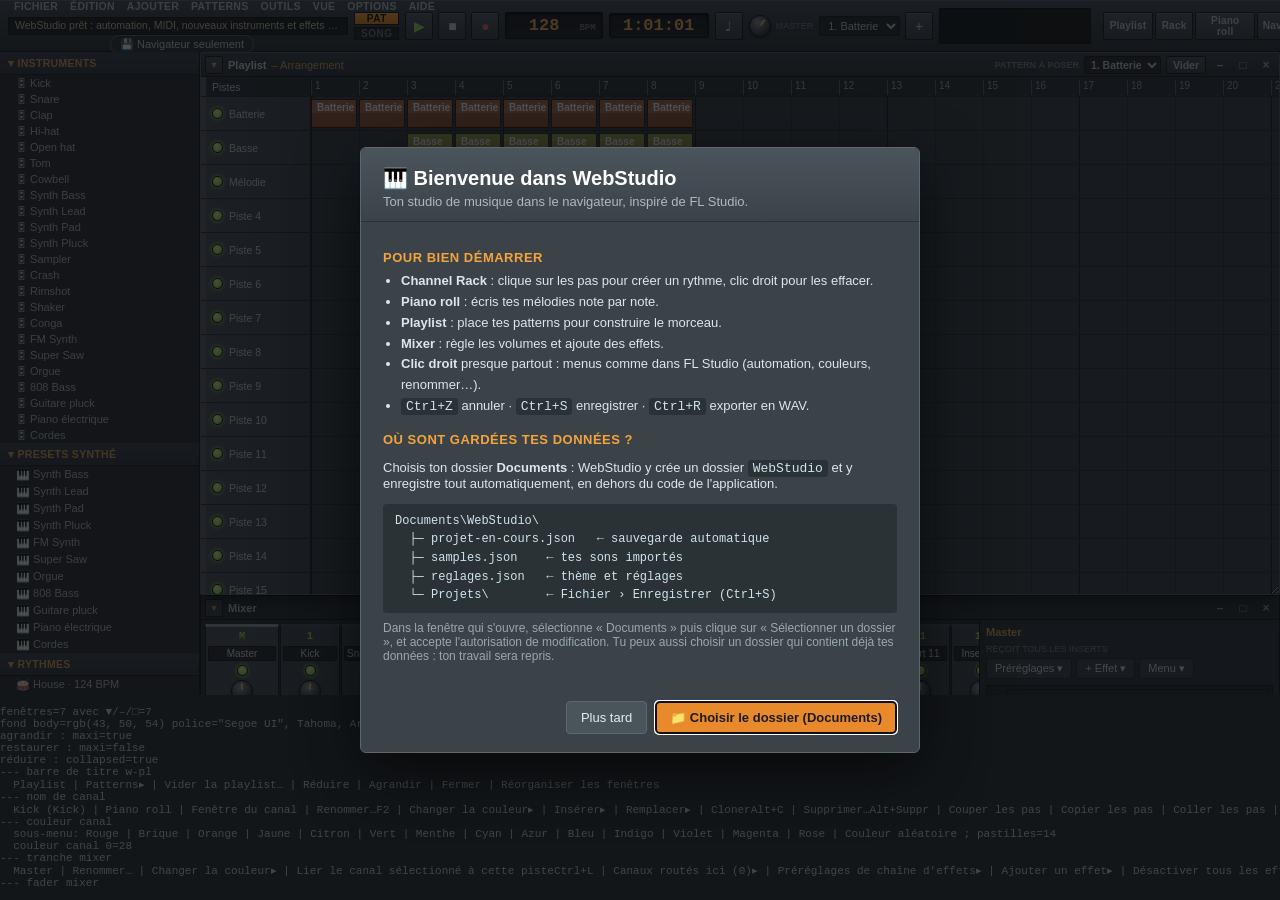
<file: fl-run.html>
﻿<!DOCTYPE html>
<html lang="fr">
<head><script>window.__log=[];window.onerror=(m,s,l,c)=>{__log.push('ERREUR: '+m+' @'+(s||'').split('/').pop()+':'+l+':'+c);};
window.addEventListener('unhandledrejection',e=>__log.push('PROMESSE: '+(e.reason&&e.reason.stack||e.reason)));
window.alert=m=>__log.push('ALERT: '+m);window.confirm=m=>{__log.push('CONFIRM: '+m);return false;};window.prompt=m=>{__log.push('PROMPT: '+m);return null;};
const _ce=console.error;console.error=(...a)=>{__log.push('CONSOLE: '+a.join(' '));_ce(...a);};</script>
<meta charset="utf-8">
<meta name="viewport" content="width=device-width, initial-scale=1">
<title>WebStudio – Studio de production</title>
<style>
:root{--acc:#ff9b2f;--grn:#9be14b;--txt:#d6dbe0;--dim:#8d969e}
*{box-sizing:border-box}
body{margin:0;height:100vh;overflow:hidden;background:#3a4147;color:var(--txt);font:12px "Segoe UI",Tahoma,sans-serif;display:flex;flex-direction:column;user-select:none}
select{background:#2a2f33;color:var(--txt);border:1px solid #1d2023;border-radius:3px;padding:2px 4px;font:inherit}
/* ---- Barre du haut ---- */
#top{display:flex;align-items:center;gap:8px;padding:4px 8px;background:linear-gradient(#4b545b,#3b4248);border-bottom:1px solid #1f2326;height:54px;flex:none}
#tb1{display:flex;flex-direction:column;width:340px;flex:none}
.menus{display:flex}
.menu{position:relative;padding:2px 7px;cursor:pointer;font-weight:700;color:#cfd5da;font-size:11px;border-radius:2px}
.menu:hover,.menu.open{background:#5b656d}
.dd{display:none;position:absolute;top:100%;left:0;background:#2f353a;border:1px solid #1d2023;min-width:230px;z-index:10000;box-shadow:0 6px 16px #0008;padding:3px 0}
.menu.open .dd{display:block}
.mi{display:flex;justify-content:space-between;gap:20px;padding:4px 12px;font-weight:400}
.mi:hover{background:var(--acc);color:#111}.mi small{opacity:.6}
.msep{height:1px;background:#444b51;margin:3px 0}
#hint{height:18px;margin-top:3px;padding:1px 6px;background:#262b2f;border-radius:2px;color:#9fd97a;font-size:11px;white-space:nowrap;overflow:hidden;text-overflow:ellipsis}
.modes{display:flex;flex-direction:column;gap:2px}
.mode{font-size:10px;font-weight:700;padding:1px 7px;border-radius:2px;background:#2a2f33;color:#7b858d;cursor:pointer;text-align:center}
.mode.on{background:var(--acc);color:#1a1a1a}
.tbtn{min-width:30px;height:30px;border-radius:4px;background:linear-gradient(#5a636b,#40474d);border:1px solid #23272a;color:#cfd5da;font-size:14px;cursor:pointer;display:flex;align-items:center;justify-content:center;padding:0 6px}
.tbtn:hover{border-color:var(--acc)}
#bPlay.on{color:var(--grn)}#bRec.on{color:#ff4b4b;text-shadow:0 0 6px #ff4b4b}#bMetro.on{color:var(--acc)}
.lcd{background:#1b1f22;border:1px solid #111;border-radius:3px;padding:2px 6px;color:var(--acc);font:600 18px Consolas,monospace;display:flex;align-items:baseline;gap:3px}
.lcd input{width:64px;background:none;border:none;color:var(--acc);font:inherit;text-align:right;outline:none}
.lcd small{font-size:9px;color:#7b858d}
#time{min-width:100px;justify-content:center}
.grp{display:flex;align-items:center;gap:5px}
.lab{font-size:9px;color:var(--dim);text-transform:uppercase}
#scope{background:#1b1f22;border-radius:3px;border:1px solid #111}
.winbtns .tbtn{font-size:11px;font-weight:700}
/* ---- Zone principale ---- */
#main{flex:1;display:flex;min-height:0}
#browser{width:200px;flex:none;background:#30363b;border-right:1px solid #1f2326;overflow:auto}
#browser.hidden{display:none}
.bh{padding:5px 8px;background:#3a4147;color:var(--acc);font-weight:700;font-size:11px;text-transform:uppercase;cursor:pointer;border-bottom:1px solid #262b2f}
.bl.closed{display:none}
.bi{padding:3px 8px 3px 14px;cursor:pointer;color:#c3cad0;white-space:nowrap;overflow:hidden;text-overflow:ellipsis}
.bi:hover{background:#4a535a;color:#fff}
#ws{flex:1;position:relative;overflow:hidden;background:repeating-linear-gradient(45deg,#2e3438 0 10px,#2b3135 10px 20px)}
body.drag #ws{outline:3px dashed var(--acc);outline-offset:-6px}
/* ---- Fenêtres ---- */
.win{position:absolute;display:flex;flex-direction:column;background:#454d54;border:1px solid #1d2124;border-radius:4px;box-shadow:0 8px 24px #0009;resize:both;overflow:hidden;min-width:280px;min-height:120px}
.wt{display:flex;align-items:center;gap:6px;padding:3px 6px;background:linear-gradient(#59626a,#474f56);border-bottom:1px solid #23272a;cursor:move;flex:none;font-weight:600;white-space:nowrap;overflow:hidden}
.wt .ttl{color:#eef1f3}.wt .sub{color:var(--acc)}.sp{flex:1}
.wt button,.btn{background:#3a4147;border:1px solid #23272a;color:var(--txt);border-radius:3px;padding:1px 7px;cursor:pointer;font:inherit}
.wt button:hover,.btn:hover{border-color:var(--acc)}
.wt .x{width:18px;height:18px;padding:0;line-height:14px}
.wt .x:hover{background:#d9534f;color:#fff}
.wb{flex:1;min-height:0;overflow:auto;position:relative}
.led{width:11px;height:11px;border-radius:50%;background:#2a2f33;border:1px solid #15181a;cursor:pointer;flex:none}
.led.on{background:var(--grn);box-shadow:0 0 5px var(--grn)}
.led.solo{outline:2px solid #4fb3ff}
.knob{width:22px;height:22px;border-radius:50%;background:radial-gradient(circle at 40% 35%,#7b858d,#2f3539 70%);border:1px solid #1a1d20;position:relative;cursor:ns-resize;flex:none}
.knob::after{content:"";position:absolute;left:50%;top:2px;width:2px;height:7px;margin-left:-1px;background:var(--acc);border-radius:1px;transform-origin:1px 8px;transform:rotate(var(--r,0deg))}
/* ---- Channel rack ---- */
#rack{padding:4px}
.crow{display:flex;align-items:center;gap:5px;padding:2px 4px;border-radius:3px;width:max-content}
.crow.sel{background:#525b63}
.insbox{width:30px;background:#2a2f33;border:1px solid #1d2023;color:var(--grn);font:11px Consolas,monospace;text-align:center;border-radius:2px;padding:2px 0}
.cname{width:112px;padding:4px 6px;background:linear-gradient(#69737b,#545d65);border:1px solid #2a2f33;border-left:4px solid;border-radius:3px;cursor:pointer;white-space:nowrap;overflow:hidden;text-overflow:ellipsis;font-weight:600;color:#eef1f3;flex:none}
.cname:hover{filter:brightness(1.15)}
.steps{display:flex;gap:2px}
.st{width:19px;height:26px;border-radius:3px;background:linear-gradient(#69727a,#575f66);border:1px solid #2c3135;cursor:pointer;flex:none}
.st.g4{margin-left:4px}
.st.alt{background:linear-gradient(#8a6d5a,#6f5747)}
.st.on{background:linear-gradient(#ffb15a,#ff8c1a)}
.st.on.ghost{background:linear-gradient(#c98a4a,#93612d)}
.st.prn{background:linear-gradient(#8fcfff,#4a90d0)}
.st.cur{box-shadow:inset 0 -5px 0 var(--grn)}
.prbtn{cursor:pointer;opacity:.7;font-size:14px}.prbtn:hover{opacity:1}
.rackfoot{padding:6px 8px;display:flex;gap:6px;align-items:center;border-top:1px solid #3a4147}
/* ---- Piano roll ---- */
#w-pr .wb{display:flex;flex-direction:column;overflow:hidden}
#prScroll{flex:1;overflow:auto;position:relative}
#prInner{display:flex;position:relative;width:max-content}
#prKeys{position:sticky;left:0;z-index:4;width:48px;flex:none}
.pk{border-bottom:1px solid #aaa;background:#eceff1;color:#555;font-size:9px;line-height:13px;padding-left:24px;cursor:pointer}
.pk.b{background:#25292c;border-color:#111;margin-right:14px}
.pk:active{background:var(--acc)}
#prGrid{position:relative;flex:none;background:#3d454b;cursor:crosshair}
#prRows,#prLines,#prNotes{position:absolute;inset:0}
#prLines{pointer-events:none;z-index:1;background-image:linear-gradient(90deg,rgba(0,0,0,.6) 1px,transparent 1px),linear-gradient(90deg,rgba(0,0,0,.35) 1px,transparent 1px),linear-gradient(90deg,rgba(0,0,0,.15) 1px,transparent 1px);background-size:352px 100%,88px 100%,22px 100%}
#prNotes{z-index:2}
.prr{border-bottom:1px solid #353c41;background:#4a535a}
.prr.b{background:#40484e}.prr.c{border-bottom-color:#22272b}
.note{position:absolute;border:1px solid #0007;border-radius:2px;font-size:9px;line-height:12px;color:#111;padding-left:2px;overflow:hidden;white-space:nowrap;cursor:move}
.note::after{content:"";position:absolute;right:0;top:0;bottom:0;width:5px;cursor:ew-resize;background:#0003}
.phead{position:absolute;top:0;bottom:0;width:2px;background:var(--grn);z-index:5;pointer-events:none;display:none}
#prVelWrap{height:64px;flex:none;overflow:hidden;background:#2a2f33;border-top:2px solid #1d2124}
#prVelIn{display:flex;height:100%;width:max-content}
.velpad{width:48px;flex:none;font-size:9px;color:#7b858d;padding:4px}
#prVel{position:relative;height:100%;flex:none;cursor:ns-resize;background-image:linear-gradient(90deg,rgba(255,255,255,.06) 1px,transparent 1px);background-size:88px 100%}
.vbar{position:absolute;bottom:0;width:16px;border-radius:2px 2px 0 0}
/* ---- Playlist ---- */
#plScroll{position:absolute;inset:0;overflow:auto}
#plInner{position:relative}
.plrow{display:flex;height:34px;border-bottom:1px solid #2c3135}
.plrow.ruler{height:20px;position:sticky;top:0;z-index:6;background:#3a4147}
.plth{width:110px;flex:none;position:sticky;left:0;z-index:5;background:#4a535a;border-right:1px solid #23272a;display:flex;align-items:center;gap:6px;padding:0 6px;font-size:11px;overflow:hidden;white-space:nowrap}
.ruler .plth{background:#3a4147;z-index:7}
.lane{position:relative;flex:none;background-color:#3f474d;background-image:linear-gradient(90deg,rgba(0,0,0,.45) 1px,transparent 1px),linear-gradient(90deg,rgba(0,0,0,.18) 1px,transparent 1px);background-size:192px 100%,48px 100%;cursor:copy}
.rlane{position:relative;flex:none;cursor:pointer}
.rb{position:absolute;top:3px;font-size:10px;color:#aab3ba;padding-left:3px;border-left:1px solid #666;height:15px}
.clip{position:absolute;top:2px;bottom:2px;border-radius:3px;border:1px solid #0008;padding:2px 5px;font-size:10px;font-weight:600;color:#fff;overflow:hidden;white-space:nowrap;cursor:grab;box-shadow:inset 0 14px 0 rgba(255,255,255,.1)}
/* ---- Mixer ---- */
#w-mix .wb{display:flex;overflow:hidden}
#strips{flex:1;display:flex;gap:2px;overflow-x:auto;padding:4px;background:#30363b}
.strip{width:62px;flex:none;background:linear-gradient(#4c555c,#3d454b);border:1px solid #23272a;border-radius:3px;display:flex;flex-direction:column;align-items:center;gap:4px;padding:4px 2px;cursor:pointer}
.strip.sel{border-color:var(--acc);background:linear-gradient(#5b656d,#454d54)}
.strip.master{width:76px;background:linear-gradient(#5a5048,#433b35)}
.snum{font:600 11px Consolas,monospace;color:var(--grn)}
.sname{font-size:10px;width:100%;text-align:center;overflow:hidden;white-space:nowrap;text-overflow:ellipsis}
.smid{flex:1;display:flex;gap:4px;min-height:50px;width:100%;justify-content:center}
.meter{width:8px;background:#15181a;border-radius:2px;position:relative;overflow:hidden}
.mfill{position:absolute;bottom:0;left:0;right:0;height:0;background:#5fd35f}
.fader{writing-mode:vertical-lr;direction:rtl;width:18px;accent-color:var(--acc);margin:0}
.sfx{font-size:9px;color:var(--acc);height:11px}
#fxPanel{width:300px;flex:none;overflow:auto;background:#3a4147;border-left:1px solid #23272a;padding:6px}
.fxh{font-weight:700;color:var(--acc);margin-bottom:6px}
.slot{background:#30363b;border:1px solid #23272a;border-radius:3px;padding:4px;margin-bottom:5px}
.slh{display:flex;gap:6px;align-items:center}.slh select{flex:1}
.kgrid{display:flex;flex-wrap:wrap;gap:6px 8px;padding:6px 2px 2px}
.kc{display:flex;flex-direction:column;align-items:center;width:62px}
.kc .knob{width:30px;height:30px}
.kc .knob::after{height:10px;transform-origin:1px 12px}
.kl{font-size:10px;color:#aab3ba;margin-top:2px;text-align:center}
.kv{font-size:10px;color:var(--grn);font-family:Consolas,monospace}
/* ---- Réglages canal / aide ---- */
#setBody{padding:8px}
.setrow{display:flex;gap:6px;align-items:center;flex-wrap:wrap;margin-bottom:6px}
.txt{background:#2a2f33;border:1px solid #1d2023;color:#eef1f3;padding:3px 5px;border-radius:3px;width:140px;font:inherit}
.sec{color:var(--acc);font-weight:700;font-size:11px;text-transform:uppercase;margin:10px 0 2px;border-bottom:1px solid #555d64}
#helpBody{padding:10px 14px;line-height:1.7}
#helpBody kbd{background:#222;border:1px solid #555;border-radius:3px;padding:0 5px;color:#fff;font:11px Consolas,monospace}
</style>
<link rel="stylesheet" href="css/extra.css?v=7">
<link rel="stylesheet" href="css/fl.css?v=7">
</head>
<body>
<div id="top">
  <div id="tb1"><div class="menus" id="menus"></div><div id="hint">Bienvenue dans WebStudio – survole un élément pour voir l'aide ici.</div></div>
  <div class="modes"><div class="mode" data-mode="pat" data-hint="Mode Pattern : joue le pattern sélectionné (L)">PAT</div><div class="mode" data-mode="song" data-hint="Mode Song : joue la playlist (L)">SONG</div></div>
  <div class="grp">
    <button class="tbtn" id="bPlay" data-hint="Lecture / Stop (Espace)">▶</button>
    <button class="tbtn" id="bStop" data-hint="Stop">■</button>
    <button class="tbtn" id="bRec" data-hint="Enregistrement : joue au clavier pendant la lecture pour écrire les notes">●</button>
  </div>
  <div class="lcd" data-hint="Tempo (molette ou saisie)"><input id="tempo" type="number" min="20" max="300" step="1"><small>BPM</small></div>
  <div class="lcd" id="time" data-hint="Position : mesure:temps:pas">1:01:01</div>
  <button class="tbtn" id="bMetro" data-hint="Métronome">♩</button>
  <div class="grp"><span id="masterKnob"></span><span class="lab">Master</span></div>
  <div class="grp"><select id="patSel" data-hint="Pattern courant (+/- pavé numérique)"></select><button class="tbtn" id="bNewPat" data-hint="Nouveau pattern">+</button></div>
  <canvas id="scope" width="150" height="34" data-hint="Oscilloscope de sortie"></canvas>
  <div class="sp"></div>
  <div class="grp winbtns">
    <button class="tbtn" data-win="w-pl" data-hint="Playlist (F5)">Playlist</button>
    <button class="tbtn" data-win="w-rack" data-hint="Channel rack (F6)">Rack</button>
    <button class="tbtn" data-win="w-pr" data-hint="Piano roll (F7)">Piano roll</button>
    <button class="tbtn" id="bBrowser" data-hint="Navigateur (F8)">Navigateur</button>
    <button class="tbtn" data-win="w-mix" data-hint="Mixer (F9)">Mixer</button>
  </div>
</div>

<div id="main">
  <div id="browser"></div>
  <div id="ws">
    <!-- PLAYLIST -->
    <div class="win" id="w-pl">
      <div class="wt"><span class="ttl">Playlist</span><span class="sub">– Arrangement</span><span class="sp"></span>
 <span class="lab">Pattern à poser</span><select id="plPat"></select>
        <button id="plClear">Vider</button><button class="x">×</button></div>
      <div class="wb"><div id="plScroll"><div id="plInner"><div class="plrow ruler" id="plRuler"></div><div id="plTracks"></div><div class="phead" id="plHead"></div></div></div></div>
    </div>
    <!-- MIXER -->
    <div class="win" id="w-mix">
      <div class="wt"><span class="ttl">Mixer</span><span class="sp"></span><button class="x">×</button></div>
      <div class="wb"><div id="strips"></div><div id="fxPanel"></div></div>
    </div>
    <!-- CHANNEL RACK -->
    <div class="win" id="w-rack">
      <div class="wt"><span class="ttl">Channel rack</span><span class="sub" id="rackPat"></span><span class="sp"></span>
        <span class="lab">Longueur</span>
 <select id="patLen"><option value="16">1 mesure</option><option value="32">2 mesures</option><option value="48">3 mesures</option><option value="64">4 mesures</option></select>
 <span class="lab">Swing</span><span id="swingK"></span><button class="x">×</button></div>
      <div class="wb"><div id="rack"></div>
 <div class="rackfoot"><select id="addChType"></select><button class="btn" id="addChBtn">+ Ajouter un canal</button><span class="lab">Clic : pas · clic droit : note douce · clic droit sur le nom : piano roll</span></div></div>
    </div>
    <!-- PIANO ROLL -->
    <div class="win" id="w-pr">
      <div class="wt"><span class="ttl">Piano roll</span><span class="sub" id="prTitle"></span><span class="sp"></span>
        <select id="prCh" data-hint="Canal édité"></select>
        <span class="lab">Note</span><select id="prLen"><option value="1">1/16</option><option value="2">1/8</option><option value="4">1/4</option><option value="8">1/2</option><option value="16">1 mes.</option></select>
        <span class="lab">Accord</span><select id="prChord" data-hint="Pose un accord entier à chaque clic"></select>
 <button data-tr="-12" data-hint="Transposer −1 octave">-12</button><button data-tr="-1" data-hint="Transposer −1 demi-ton">-1</button>
        <button data-tr="1" data-hint="Transposer +1 demi-ton">+1</button><button data-tr="12" data-hint="Transposer +1 octave">+12</button>
        <button id="prHum" data-hint="Varie légèrement les vélocités">Humaniser</button><button id="prClr">Vider</button><button class="x">×</button></div>
      <div class="wb">
        <div id="prScroll"><div id="prInner"><div id="prKeys"></div>
          <div id="prGrid"><div id="prRows"></div><div id="prLines"></div><div id="prNotes"></div><div class="phead" id="prHead"></div></div></div></div>
        <div id="prVelWrap"><div id="prVelIn"><div class="velpad">Vélocité</div><div id="prVel"></div></div></div>
      </div>
    </div>
    <!-- RÉGLAGES CANAL -->
    <div class="win" id="w-set">
      <div class="wt"><span class="ttl" id="setTitle">Canal</span><span class="sp"></span><button class="x">×</button></div>
      <div class="wb"><div id="setBody"></div></div>
    </div>
    <!-- AIDE -->
    <div class="win" id="w-help">
      <div class="wt"><span class="ttl">Raccourcis clavier</span><span class="sp"></span><button class="x">×</button></div>
      <div class="wb"><div id="helpBody">
        <kbd>Espace</kbd> lecture / stop · <kbd>L</kbd> mode Pattern / Song<br>
        <kbd>F5</kbd> Playlist · <kbd>F6</kbd> Channel rack · <kbd>F7</kbd> Piano roll · <kbd>F8</kbd> Navigateur · <kbd>F9</kbd> Mixer<br>
        <kbd>Ctrl+Z</kbd> annuler · <kbd>Ctrl+Y</kbd> rétablir · <kbd>Ctrl+S</kbd> enregistrer · <kbd>Ctrl+O</kbd> ouvrir · <kbd>Ctrl+R</kbd> export WAV<br>
 <kbd>Pavé +</kbd> / <kbd>Pavé −</kbd> pattern suivant / précédent · <kbd>←</kbd> <kbd>→</kbd> octave du clavier<br>
        Clavier de l'ordi = piano (position physique, AZERTY ok) : rangée du bas <kbd>W X C V B N</kbd>… et rangée du haut <kbd>A Z E R T</kbd>…<br>
        <b>Channel rack</b> : clic = pas, clic droit = note douce, clic droit sur LED = solo, clic nom = réglages, clic droit nom = piano roll<br>
        <b>Piano roll</b> : clic = note, glisser = déplacer, bord droit = longueur, clic droit = supprimer, bande du bas = vélocité<br>
 <b>Playlist</b> : clic = poser le pattern choisi, glisser = déplacer, clic droit = supprimer, clic sur un clip = éditer ce pattern, clic sur la règle = position<br>
        <b>Mixer</b> : chaque canal va dans un insert (numéro vert du rack), 4 slots d'effets par insert<br>
        <b>Boutons rotatifs</b> : glisser verticalement (Maj = fin), molette, double-clic = valeur par défaut<br>
 Glisse des fichiers audio sur la fenêtre pour créer des canaux Sampler.
      </div></div>
    </div>
  </div>
</div>
<input type="file" id="fileProj" accept=".json" hidden>
<input type="file" id="fileSmp" accept="audio/*" multiple hidden>

<script>
"use strict";
/* ================= Helpers ================= */
const $=s=>document.querySelector(s), $$=s=>[...document.querySelectorAll(s)];
function el(tag,cls,txt){const e=document.createElement(tag);if(cls)e.className=cls;if(txt!=null)e.textContent=txt;return e;}
const clamp=(v,a,b)=>Math.max(a,Math.min(b,v));
const clone=o=>JSON.parse(JSON.stringify(o));
const semi=s=>Math.pow(2,s/12);
const NN=['C','C#','D','D#','E','F','F#','G','G#','A','A#','B'];
const noteName=m=>NN[m%12]+Math.floor(m/12);
const isBlack=m=>[1,3,6,8,10].includes(m%12);
const fmtPct=v=>Math.round(v*100)+'%';
const fmtPan=v=>Math.abs(v)<.02?'Centre':(v<0?'G ':'D ')+Math.round(Math.abs(v)*100);
const fmtHz=v=>v>=1000?(v/1000).toFixed(1)+' kHz':Math.round(v)+' Hz';
const fmtMs=v=>v>=1?v.toFixed(2)+' s':Math.round(v*1000)+' ms';
const fmtSt=v=>(Math.round(v)>0?'+':'')+Math.round(v)+' st';
const fmtDb=v=>(v>0?'+':'')+v.toFixed(1)+' dB';
function setHint(t){$('#hint').textContent=t;}
function download(blob,name){const a=el('a');a.href=URL.createObjectURL(blob);a.download=name;document.body.appendChild(a);a.click();a.remove();setTimeout(()=>URL.revokeObjectURL(a.href),2000);}

/* ================= Constantes ================= */
const DRUMS=['kick','snare','clap','hat','ohat','tom','perc'], SYNTHS=['bass','lead','pad','pluck'];
const TYPE_NAMES={kick:'Kick',snare:'Snare',clap:'Clap',hat:'Hi-hat',ohat:'Open hat',tom:'Tom',perc:'Cowbell',bass:'Synth Bass',lead:'Synth Lead',pad:'Synth Pad',pluck:'Synth Pluck',sampler:'Sampler'};
const HUES={kick:20,snare:200,clap:330,hat:50,ohat:60,tom:280,perc:160,bass:250,lead:120,pad:190,pluck:90,sampler:0};
const NFX=10, NINS=12, NTRACKS=32, NBARS=160, CW=22, ROWH=14, PR_HI=96, PR_LO=24, BARW=48, TRH=34;
const PRESETS={
  bass:{wave:'sawtooth',detune:5,cutoff:500,res:6,fenv:1500,attack:.003,decay:.2,sustain:.6,release:.12,gain:.75},
  lead:{wave:'square',detune:12,cutoff:2500,res:3,fenv:1000,attack:.01,decay:.3,sustain:.7,release:.3,gain:.45},
  pad:{wave:'sawtooth',detune:18,cutoff:1400,res:1,fenv:300,attack:.5,decay:1,sustain:.8,release:1.4,gain:.35},
  pluck:{wave:'triangle',detune:4,cutoff:1800,res:2,fenv:5000,attack:.002,decay:.25,sustain:0,release:.2,gain:.65}
};
const CHORDS={'Aucun':[0],'Majeur':[0,4,7],'Mineur':[0,3,7],'7':[0,4,7,10],'Maj7':[0,4,7,11],'Min7':[0,3,7,10],'Sus4':[0,5,7],'Quinte':[0,7,12]};
const RHYTHMS={
  'House':{bpm:124,kick:'x---x---x---x---',clap:'----x-------x---',hat:'--x---x---x---x-',perc:'-------o------o-'},
  'Hip-hop':{bpm:90,kick:'x-----x---x-----',snare:'----x-------x---',hat:'x-x-x-x-x-x-x-xo'},
  'Trap':{bpm:140,kick:'x------x--x-----',clap:'--------x-------',hat:'x-x-xoxox-x-xxxx',ohat:'--------------x-'},
  'Breakbeat':{bpm:130,kick:'x-x-------x-----',snare:'----x--o-o--x--o',hat:'x-x-x-x-x-x-x-x-'},
  'Reggaeton':{bpm:96,kick:'x---x---x---x---',snare:'---x--x----x--x-',hat:'x-x-x-x-x-x-x-x-'},
  'Drum & Bass':{bpm:174,kick:'x---------x-----',snare:'----x-------x---',hat:'x-xox-x-x-xox-x-',ohat:'-------x--------'}
};
function stepsFrom(str,len){const r=[];if(!str)return r;for(let i=0;i<len;i++){const c=str[i%str.length];if(c==='x')r.push({s:i,n:60,l:1,v:.85});else if(c==='o')r.push({s:i,n:60,l:1,v:.45});}return r;}
const nt=(a,v)=>({s:a[0],n:a[1],l:a[2],v:v||.85});

/* ================= Effets (mixer) ================= */
function distCurve(k){const n=1024,c=new Float32Array(n);for(let i=0;i<n;i++){const x=i*2/n-1;c[i]=(1+k)*x/(1+k*Math.abs(x));}return c;}
const FX={
  dist:{name:'Distorsion',def:{drive:.4,mix:1},params:[['drive',0,1,'Drive',fmtPct],['mix',0,1,'Mix',fmtPct]],
    make(E){const ac=E.ac,i=ac.createGain(),o=ac.createGain(),ws=ac.createWaveShaper(),dry=ac.createGain(),wet=ac.createGain();ws.oversample='2x';
      i.connect(dry);dry.connect(o);i.connect(ws);ws.connect(wet);wet.connect(o);
      return{in:i,out:o,nodes:[i,o,ws,dry,wet],set(p){ws.curve=distCurve(p.drive*80);wet.gain.value=p.mix*(1-p.drive*.5);dry.gain.value=1-p.mix;}};}},
  filter:{name:'Filtre',def:{type:0,freq:1500,q:1},params:[['type',0,2,'Type',v=>['Passe-bas','Passe-haut','Passe-bande'][Math.round(v)]],['freq',40,18000,'Fréquence',fmtHz,true],['q',.1,20,'Résonance',v=>v.toFixed(1)]],
    make(E){const f=E.ac.createBiquadFilter();return{in:f,out:f,nodes:[f],set(p){f.type=['lowpass','highpass','bandpass'][Math.round(p.type)];f.frequency.value=p.freq;f.Q.value=p.q;}};}},
  eq:{name:'EQ 3 bandes',def:{low:0,mid:0,high:0},params:[['low',-15,15,'Graves',fmtDb],['mid',-15,15,'Médiums',fmtDb],['high',-15,15,'Aigus',fmtDb]],
    make(E){const ac=E.ac,l=ac.createBiquadFilter(),m=ac.createBiquadFilter(),h=ac.createBiquadFilter();
      l.type='lowshelf';l.frequency.value=200;m.type='peaking';m.frequency.value=1000;m.Q.value=.8;h.type='highshelf';h.frequency.value=5000;l.connect(m);m.connect(h);
      return{in:l,out:h,nodes:[l,m,h],set(p){l.gain.value=p.low;m.gain.value=p.mid;h.gain.value=p.high;}};}},
  delay:{name:'Delay',def:{time:.75,fb:.4,mix:.3},params:[['time',.25,2,'Temps',v=>(Math.round(v*4)/4)+' temps'],['fb',0,.9,'Feedback',fmtPct],['mix',0,1,'Mix',fmtPct]],
    make(E){const ac=E.ac,i=ac.createGain(),o=ac.createGain(),d=ac.createDelay(4),fb=ac.createGain(),w=ac.createGain();
      i.connect(o);i.connect(d);d.connect(fb);fb.connect(d);d.connect(w);w.connect(o);
      return{in:i,out:o,nodes:[i,o,d,fb,w],set(p){d.delayTime.value=clamp((Math.round(p.time*4)/4)*60/S.bpm,.01,4);fb.gain.value=p.fb;w.gain.value=p.mix;}};}},
  reverb:{name:'Reverb',def:{mix:.3,damp:6000},params:[['mix',0,1,'Mix',fmtPct],['damp',500,18000,'Amorti',fmtHz,true]],
    make(E){const ac=E.ac,i=ac.createGain(),o=ac.createGain(),c=ac.createConvolver(),lp=ac.createBiquadFilter(),w=ac.createGain();c.buffer=E.ir;
      i.connect(o);i.connect(c);c.connect(lp);lp.connect(w);w.connect(o);
      return{in:i,out:o,nodes:[i,o,c,lp,w],set(p){w.gain.value=p.mix;lp.frequency.value=p.damp;}};}},
  chorus:{name:'Chorus',def:{rate:1.2,depth:.5,mix:.5},params:[['rate',.1,8,'Vitesse',v=>v.toFixed(1)+' Hz'],['depth',0,1,'Profondeur',fmtPct],['mix',0,1,'Mix',fmtPct]],
    make(E){const ac=E.ac,i=ac.createGain(),o=ac.createGain(),d=ac.createDelay(.1),lfo=ac.createOscillator(),lg=ac.createGain(),w=ac.createGain();
      d.delayTime.value=.015;lfo.connect(lg);lg.connect(d.delayTime);lfo.start();i.connect(o);i.connect(d);d.connect(w);w.connect(o);
      return{in:i,out:o,nodes:[i,o,d,lfo,lg,w],set(p){lfo.frequency.value=p.rate;lg.gain.value=p.depth*.006;w.gain.value=p.mix;}};}},
  comp:{name:'Compresseur',def:{thr:-18,ratio:4,gain:1.4},params:[['thr',-60,0,'Seuil',v=>v.toFixed(0)+' dB'],['ratio',1,20,'Ratio',v=>v.toFixed(1)+':1'],['gain',0,4,'Gain',v=>'×'+v.toFixed(2)]],
    make(E){const ac=E.ac,c=ac.createDynamicsCompressor(),g=ac.createGain();c.connect(g);
      return{in:c,out:g,nodes:[c,g],set(p){c.threshold.value=p.thr;c.ratio.value=p.ratio;g.gain.value=p.gain;}};}}
};

/* ================= Projet ================= */
function baseProject(){
  return {v:2,bpm:128,swing:0,mode:'pat',pat:0,sel:0,selIns:1,oct:5,prLen:2,prVel:.8,chord:'Aucun',metro:false,nextId:1,
    patterns:[{name:'Pattern 1',len:16}],channels:[],
    tracks:Array.from({length:NTRACKS},(_,i)=>({name:'Piste '+(i+1),mute:false})),clips:[],
    inserts:Array.from({length:NINS+1},(_,i)=>({name:i?'Insert '+i:'Master',vol:.8,pan:0,mute:false,fx:Array(NFX).fill(null)}))};
}
function newChannel(P,type,name){
  const ch={id:P.nextId++,type,name:name||TYPE_NAMES[type],vol:.78,pan:0,mute:false,solo:false,ins:0,pitch:0,decay:1,cut:false,file:'',
    color:HUES[type]||0,notes:P.patterns.map(()=>[])};
  if(SYNTHS.includes(type))ch.synth=clone(PRESETS[type]);
  return ch;
}
function demoProject(){
  const P=baseProject();
  P.patterns=[{name:'Batterie',len:16},{name:'Basse',len:16},{name:'Mélodie',len:32}];
  const add=(type,ins,steps)=>{const c=newChannel(P,type);c.ins=ins;if(steps)c.notes[0]=stepsFrom(steps,16);P.channels.push(c);return c;};
  add('kick',1,'x---x---x---x---');add('snare',2,'------------o--o');add('clap',2,'----x-------x---');
  add('hat',3,'o-x-o-x-o-x-o-xo');add('ohat',3,'--------------x-');add('perc',4,'---o-------o----');
  const bass=add('bass',5);bass.notes[1]=[[0,45,2],[3,45,1],[6,48,2],[10,43,2],[14,45,2]].map(a=>nt(a));
  const lead=add('lead',6);lead.notes[2]=[[0,69,2],[2,72,2],[4,76,3],[8,74,2],[10,72,2],[12,71,4],[16,69,2],[18,72,2],[20,76,2],[22,79,2],[24,77,3],[28,76,4]].map(a=>nt(a));
  const pad=add('pad',7);pad.notes[2]=[[0,57,16],[0,60,16],[0,64,16],[16,55,16],[16,59,16],[16,62,16]].map(a=>nt(a,.6));
  ['Kick','Snare/Clap','Hats','Perc','Bass','Lead','Pad'].forEach((n,i)=>P.inserts[i+1].name=n);
  P.inserts[1].fx[0]={type:'eq',on:true,p:{low:3,mid:-2,high:0}};
  P.inserts[6].fx[0]={type:'delay',on:true,p:{time:.75,fb:.35,mix:.25}};
  P.inserts[6].fx[1]={type:'reverb',on:true,p:{mix:.25,damp:6000}};
  P.inserts[7].fx[0]={type:'chorus',on:true,p:{rate:.8,depth:.6,mix:.5}};
  P.inserts[7].fx[1]={type:'reverb',on:true,p:{mix:.45,damp:5000}};
  P.tracks[0].name='Batterie';P.tracks[1].name='Basse';P.tracks[2].name='Mélodie';
  for(let b=0;b<8;b++)P.clips.push({t:0,b,p:0});
  for(let b=2;b<8;b++)P.clips.push({t:1,b,p:1});
  P.clips.push({t:2,b:4,p:2},{t:2,b:6,p:2});
  P.sel=7;
  return P;
}
function normalize(P){
  const D=baseProject();P=Object.assign(baseProject(),P);
  if(!Array.isArray(P.inserts))P.inserts=D.inserts;
  while(P.inserts.length<NINS+1)P.inserts.push(D.inserts[P.inserts.length]);
  P.inserts.forEach(i=>{if(!Array.isArray(i.fx))i.fx=[];while(i.fx.length<NFX)i.fx.push(null);});
  if(!Array.isArray(P.tracks))P.tracks=D.tracks;
  while(P.tracks.length<NTRACKS)P.tracks.push(D.tracks[P.tracks.length]);
  if(!Array.isArray(P.clips))P.clips=[];
  let mx=0;P.channels.forEach(c=>{if(typeof c.id==='number')mx=Math.max(mx,c.id);});
  P.channels.forEach(c=>{
    if(typeof c.id!=='number')c.id=++mx;
    if(!Array.isArray(c.notes))c.notes=[];
    while(c.notes.length<P.patterns.length)c.notes.push([]);
    if(SYNTHS.includes(c.type)&&!c.synth)c.synth=clone(PRESETS[c.type]);
    if(c.ins==null)c.ins=0;
  });
  P.nextId=Math.max(P.nextId||1,mx+1);
  P.pat=clamp(P.pat|0,0,P.patterns.length-1);
  P.sel=clamp(P.sel|0,0,Math.max(0,P.channels.length-1));
  P.selIns=clamp(P.selIns|0,0,NINS);
  return P;
}
let SAMPLES={};
try{SAMPLES=JSON.parse(localStorage.getItem('webstudio2-samples'))||{};}catch(e){SAMPLES={};}
let S;
try{S=JSON.parse(localStorage.getItem('webstudio2'));if(!S||!Array.isArray(S.channels)||!Array.isArray(S.patterns))throw 0;S=normalize(S);}
catch(e){S=demoProject();}
const patLen=p=>S.patterns[p]?S.patterns[p].len:16;
const patHue=p=>(p*47+20)%360;
function songLenSteps(){let L=0;S.clips.forEach(c=>{L=Math.max(L,c.b*16+patLen(c.p));});return L;}
function freeIns(){for(let k=1;k<=NINS;k++)if(!S.channels.some(c=>c.ins===k))return k;return 0;}

/* ---- Annuler / sauvegarde auto ---- */
let undoS=[],redoS=[],lastSnap=null,saveT=null,soonT=null;
function saveLS(j){clearTimeout(saveT);saveT=setTimeout(()=>{try{localStorage.setItem('webstudio2',j);}catch(e){}},300);}
function commit(){const j=JSON.stringify(S);if(j===lastSnap)return;if(lastSnap)undoS.push(lastSnap);if(undoS.length>100)undoS.shift();redoS=[];lastSnap=j;saveLS(j);}
function commitSoon(){clearTimeout(soonT);soonT=setTimeout(commit,400);}
function undo(){if(!undoS.length){setHint('Rien à annuler');return;}redoS.push(lastSnap);lastSnap=undoS.pop();S=normalize(JSON.parse(lastSnap));afterLoad();saveLS(lastSnap);setHint('Annulé');}
function redo(){if(!redoS.length){setHint('Rien à rétablir');return;}undoS.push(lastSnap);lastSnap=redoS.pop();S=normalize(JSON.parse(lastSnap));afterLoad();saveLS(lastSnap);setHint('Rétabli');}
function saveSamples(){try{localStorage.setItem('webstudio2-samples',JSON.stringify(SAMPLES));}catch(e){setHint('Samples trop lourds pour la sauvegarde auto : utilise Fichier > Enregistrer.');}}

/* ================= Moteur audio ================= */
let ac=null,E=null;
const sampleBufs={}, noiseCache=new WeakMap(), irCache=new WeakMap();
function getNoise(a){if(!noiseCache.has(a)){const b=a.createBuffer(1,a.sampleRate,a.sampleRate),d=b.getChannelData(0);for(let i=0;i<d.length;i++)d[i]=Math.random()*2-1;noiseCache.set(a,b);}return noiseCache.get(a);}
function getIR(a){if(!irCache.has(a)){const len=Math.floor(a.sampleRate*2.8),b=a.createBuffer(2,len,a.sampleRate);for(let c=0;c<2;c++){const d=b.getChannelData(c);for(let i=0;i<len;i++)d[i]=(Math.random()*2-1)*Math.pow(1-i/len,3);}irCache.set(a,b);}return irCache.get(a);}
function ensureAudio(){
  if(!ac){ac=new (window.AudioContext||window.webkitAudioContext)();E=buildEngine(ac,ac.destination,true);Object.keys(SAMPLES).forEach(id=>loadSample(id));}
  else if(ac.state==='suspended')ac.resume();
}
function buildEngine(a,dest,live){
  const EE={ac:a,nodes:[],ins:[],ch:[],noise:getNoise(a),ir:getIR(a)};
  const N=n=>{EE.nodes.push(n);return n;};
  S.inserts.forEach((ins,i)=>{
    const input=N(a.createGain()),pan=N(a.createStereoPanner()),fader=N(a.createGain());
    let last=input;const fx=[];
    ins.fx.forEach((f,j)=>{
      if(!f||!FX[f.type]){fx[j]=null;return;}
      const u=FX[f.type].make(EE);u.nodes.forEach(N);u.set(f.p);
      if(f.on!==false){last.connect(u.in);last=u.out;}
      fx[j]=u;
    });
    last.connect(pan);pan.connect(fader);
    let an=null;if(live){an=N(a.createAnalyser());an.fftSize=512;fader.connect(an);}
    EE.ins[i]={input,pan,fader,fx,an};
  });
  EE.ins.forEach((x,i)=>{
    if(i===0){const lim=N(a.createDynamicsCompressor());lim.threshold.value=-2;lim.ratio.value=12;lim.attack.value=.003;lim.release.value=.15;
      x.fader.connect(lim);lim.connect(dest);
      if(live){EE.masterAn=N(a.createAnalyser());EE.masterAn.fftSize=1024;lim.connect(EE.masterAn);}}
    else x.fader.connect(EE.ins[0].input);
  });
  S.channels.forEach((ch,i)=>{const g=N(a.createGain()),p=N(a.createStereoPanner());g.connect(p);p.connect((EE.ins[ch.ins]||EE.ins[0]).input);EE.ch[i]={in:g,g,p};});
  if(live){EE.metro=N(a.createGain());EE.metro.gain.value=.25;EE.metro.connect(dest);}
  applyParams(EE);
  return EE;
}
function teardown(old){if(!old)return;old.nodes.forEach(n=>{try{n.disconnect();}catch(e){}if(n.stop){try{n.stop();}catch(e){}}});}
function rebuild(){if(!ac)return;const old=E;E=buildEngine(ac,ac.destination,true);teardown(old);}
function applyParams(EE){
  if(!EE)return;const anySolo=S.channels.some(c=>c.solo);
  S.channels.forEach((ch,i)=>{const n=EE.ch[i];if(!n)return;n.g.gain.value=(!ch.mute&&(!anySolo||ch.solo))?ch.vol:0;n.p.pan.value=ch.pan;});
  S.inserts.forEach((ins,i)=>{const x=EE.ins[i];if(!x)return;x.fader.gain.value=ins.mute?0:ins.vol;x.pan.pan.value=ins.pan;
    ins.fx.forEach((f,j)=>{if(f&&x.fx[j])x.fx[j].set(f.p);});});
}
function playDrum(EE,ch,out,t,semis,vel){
  const a=EE.ac,p=semi(ch.pitch+semis),k=ch.decay||1;
  const env=(g,peak,dec)=>{g.gain.setValueAtTime(peak,t);g.gain.exponentialRampToValueAtTime(.001,t+dec);};
  const noise=dur=>{const s=a.createBufferSource();s.buffer=EE.noise;s.start(t);s.stop(t+dur);return s;};
  const osc=(type,f0,f1,tt)=>{const o=a.createOscillator();o.type=type;o.frequency.setValueAtTime(f0,t);if(f1)o.frequency.exponentialRampToValueAtTime(f1,t+tt);return o;};
  switch(ch.type){
    case 'kick':{const o=osc('sine',160*p,42*p,.12),g=a.createGain(),c=osc('triangle',1200*p,200*p,.02),cg=a.createGain();
      env(g,vel,.45*k);env(cg,vel*.35,.025);o.connect(g);c.connect(cg);g.connect(out);cg.connect(out);o.start(t);o.stop(t+.5*k+.05);c.start(t);c.stop(t+.05);break;}
    case 'snare':{const n=noise(.3*k+.05),f=a.createBiquadFilter(),g=a.createGain();f.type='highpass';f.frequency.value=1200*p;env(g,.7*vel,.2*k);n.connect(f);f.connect(g);g.connect(out);
      const o=osc('triangle',200*p,120*p,.1),g2=a.createGain();env(g2,.6*vel,.12);o.connect(g2);g2.connect(out);o.start(t);o.stop(t+.15);break;}
    case 'clap':{const f=a.createBiquadFilter(),g=a.createGain();f.type='bandpass';f.frequency.value=1500*p;f.Q.value=1.2;
      [0,.012,.024].forEach(o=>{g.gain.setValueAtTime(vel,t+o);g.gain.exponentialRampToValueAtTime(.05,t+o+.01);});
      g.gain.setValueAtTime(vel*.8,t+.036);g.gain.exponentialRampToValueAtTime(.001,t+.036+.22*k);
      const n=noise(.3*k+.08);n.connect(f);f.connect(g);g.connect(out);break;}
    case 'hat':case 'ohat':{const n=noise(.4*k+.05),f=a.createBiquadFilter(),g=a.createGain();f.type='highpass';f.frequency.value=7000*p;
      env(g,.45*vel,(ch.type==='hat'?.05:.35)*k);n.connect(f);f.connect(g);g.connect(out);break;}
    case 'tom':{const o=osc('sine',220*p,90*p,.3),g=a.createGain();env(g,.8*vel,.4*k);o.connect(g);g.connect(out);o.start(t);o.stop(t+.45*k+.05);break;}
    case 'perc':{const f=a.createBiquadFilter(),g=a.createGain();f.type='bandpass';f.frequency.value=800*p;f.Q.value=2;
      [540,800].forEach(fr=>{const o=osc('square',fr*p);o.connect(f);o.start(t);o.stop(t+.35*k);});env(g,.5*vel,.3*k);f.connect(g);g.connect(out);break;}
  }
}
function playSynth(EE,ch,out,t,n,dur,vel){
  const a=EE.ac,s=ch.synth,f=440*Math.pow(2,(n+ch.pitch-69)/12);
  const g=a.createGain(),lp=a.createBiquadFilter();lp.type='lowpass';lp.Q.value=s.res;
  lp.frequency.setValueAtTime(clamp(s.cutoff+s.fenv,30,20000),t);
  lp.frequency.setTargetAtTime(clamp(s.cutoff,30,20000),t+.005,Math.max(.02,s.decay/2));
  const oscs=[-1,1].map(d=>{const o=a.createOscillator();o.type=s.wave;o.frequency.value=f;o.detune.value=d*s.detune;o.connect(lp);o.start(t);return o;});
  lp.connect(g);g.connect(out);
  const peak=s.gain*vel*.45,at=Math.max(.002,s.attack),r=Math.max(.01,s.release);
  g.gain.setValueAtTime(0,t);g.gain.linearRampToValueAtTime(peak,t+at);g.gain.setTargetAtTime(peak*s.sustain,t+at,Math.max(.01,s.decay/3));
  if(dur!=null){const e=t+Math.max(at,dur);g.gain.setTargetAtTime(0,e,r/4);oscs.forEach(o=>o.stop(e+r+.1));}
  return {g,oscs,r,a};
}
function playSample(EE,ch,out,t,semis,dur,vel){
  const buf=sampleBufs[ch.id];if(!buf)return null;
  const a=EE.ac,src=a.createBufferSource(),g=a.createGain();src.buffer=buf;src.playbackRate.value=semi(ch.pitch+semis);g.gain.value=vel;
  src.connect(g);g.connect(out);src.start(t);
  if(ch.cut&&dur!=null){g.gain.setValueAtTime(vel,t+dur);g.gain.linearRampToValueAtTime(0,t+dur+.02);src.stop(t+dur+.03);}
  return null;
}
function playCh(EE,ch,i,t,n,dur,v){
  const node=EE.ch[i];if(!node||!ch)return null;const out=node.in;
  if(DRUMS.includes(ch.type)){playDrum(EE,ch,out,t,n-60,v);return null;}
  if(ch.type==='sampler')return playSample(EE,ch,out,t,n-60,dur,v);
  return playSynth(EE,ch,out,t,n,dur,v);
}
function releaseVoice(h){
  if(!h||!h.oscs)return;const now=h.a.currentTime;
  h.g.gain.cancelScheduledValues(now);h.g.gain.setValueAtTime(h.g.gain.value,now);h.g.gain.setTargetAtTime(0,now,h.r/4);
  h.oscs.forEach(o=>{try{o.stop(now+h.r+.1);}catch(e){}});
}
function click(t,accent){const o=ac.createOscillator(),g=ac.createGain();o.type='square';o.frequency.value=accent?1800:1200;
  g.gain.setValueAtTime(.5,t);g.gain.exponentialRampToValueAtTime(.001,t+.03);o.connect(g);g.connect(E.metro);o.start(t);o.stop(t+.04);}
function loadSample(id){
  if(!ac||!SAMPLES[id])return Promise.resolve();
  return fetch(SAMPLES[id]).then(r=>r.arrayBuffer()).then(b=>ac.decodeAudioData(b)).then(buf=>{sampleBufs[id]=buf;}).catch(()=>setHint('Impossible de décoder un sample.'));
}

/* ================= Séquenceur ================= */
let playing=false,gstep=0,nextT=0,timer=null,uiQ=[],curLocal=-1,curT=0,recOn=false;
function stepEvents(g,mode,cb){
  if(mode==='song'){S.clips.forEach(c=>{if(S.tracks[c.t]&&S.tracks[c.t].mute)return;const l=g-c.b*16;if(l>=0&&l<patLen(c.p))cb(c.p,l);});}
  else cb(S.pat,g%patLen(S.pat));
}
function scheduleStep(EE,g,t,sd,mode){
  stepEvents(g,mode,(p,l)=>{S.channels.forEach((ch,i)=>{const ns=ch.notes[p];if(ns)for(const n of ns)if(n.s===l)playCh(EE,ch,i,t,n.n,n.l*sd,n.v);});});
}
function sched(){
  const sd=60/S.bpm/4;
  while(nextT<ac.currentTime+.12){
    scheduleStep(E,gstep,nextT+((gstep%2)?S.swing*sd*.66:0),sd,S.mode);
    if(S.metro&&gstep%4===0)click(nextT,gstep%16===0);
    uiQ.push({g:gstep,t:nextT});
    nextT+=sd;gstep++;
    const L=S.mode==='song'?Math.max(16,songLenSteps()):patLen(S.pat);
    if(gstep>=L)gstep=0;
  }
}
function start(){ensureAudio();if(playing)return;playing=true;nextT=ac.currentTime+.05;timer=setInterval(sched,25);$('#bPlay').classList.add('on');$('#bPlay').textContent='❚❚';}
function stop(){playing=false;clearInterval(timer);gstep=0;uiQ=[];curLocal=-1;$$('.st.cur').forEach(x=>x.classList.remove('cur'));
  $('#prHead').style.display='none';$('#plHead').style.display='none';$('#time').textContent='1:01:01';$('#bPlay').classList.remove('on');$('#bPlay').textContent='▶';}
function togglePlay(){playing?stop():start();}
function seek(g){gstep=g;uiQ=[];if(playing&&ac)nextT=ac.currentTime+.05;$('#time').textContent=fmtTime(g);
  const pl=$('#plHead');pl.style.display='block';pl.style.left=(110+g/16*BARW)+'px';}
const fmtTime=g=>`${Math.floor(g/16)+1}:${String(Math.floor(g%16/4)+1).padStart(2,'0')}:${String(g%4+1).padStart(2,'0')}`;
function showPos(g,t){
  curT=t;let local;
  if(S.mode==='pat')local=g%patLen(S.pat);
  else{const c=S.clips.find(c=>c.p===S.pat&&g>=c.b*16&&g<c.b*16+patLen(c.p));local=c?g-c.b*16:-1;}
  curLocal=local;
  $$('#rack .st.cur').forEach(x=>x.classList.remove('cur'));
  if(local>=0)$$(`#rack .st[data-s="${local}"]`).forEach(x=>x.classList.add('cur'));
  const ph=$('#prHead');ph.style.display=local>=0?'block':'none';ph.style.left=local*CW+'px';
  const pl=$('#plHead');pl.style.display=S.mode==='song'?'block':'none';pl.style.left=(110+g/16*BARW)+'px';
  $('#time').textContent=fmtTime(g);
}

/* ---- Jeu live + enregistrement ---- */
function previewCh(i,n){ensureAudio();const ch=S.channels[i];if(ch)playCh(E,ch,i,ac.currentTime,n,.25,.8);}
function noteOn(i,n){
  ensureAudio();const ch=S.channels[i];if(!ch)return null;
  const tok={h:playCh(E,ch,i,ac.currentTime,n,null,S.prVel),rec:null,t0:ac.currentTime};
  if(recOn&&playing&&curLocal>=0){
    const sd=60/S.bpm/4,len=patLen(S.pat),s=(curLocal+((ac.currentTime-curT)/sd>.5?1:0))%len;
    tok.rec={s,n,l:1,v:S.prVel};ch.notes[S.pat].push(tok.rec);renderRack();renderPRNotes();
  }
  return tok;
}
function noteOff(tok){
  if(!tok)return;releaseVoice(tok.h);
  if(tok.rec){const sd=60/S.bpm/4;tok.rec.l=clamp(Math.round((ac.currentTime-tok.t0)/sd),1,patLen(S.pat)-tok.rec.s);renderRack();renderPRNotes();commit();}
}

/* ================= Widgets ================= */
function knob(val,min,max,def,on,hint,fmt,log){
  const k=el('div','knob');
  const toPos=v=>log?Math.log(v/min)/Math.log(max/min):(v-min)/(max-min);
  const toVal=p=>log?min*Math.pow(max/min,p):min+(max-min)*p;
  let pos=clamp(toPos(val),0,1);
  const show=()=>k.style.setProperty('--r',(-135+270*pos)+'deg');show();
  const label=()=>hint+' : '+(fmt?fmt(toVal(pos)):toVal(pos).toFixed(2));
  const upd=p=>{pos=clamp(p,0,1);show();on(toVal(pos));setHint(label());};
  k.onmousedown=e=>{if(e.button!==0)return;e.preventDefault();e.stopPropagation();const y0=e.clientY,p0=pos;
    const mv=ev=>upd(p0+(y0-ev.clientY)/(ev.shiftKey?600:150));
    const up=()=>{document.removeEventListener('mousemove',mv);document.removeEventListener('mouseup',up);commit();};
    document.addEventListener('mousemove',mv);document.addEventListener('mouseup',up);setHint(label());};
  k.ondblclick=()=>{upd(toPos(def));commit();};
  k.onwheel=e=>{e.preventDefault();upd(pos-Math.sign(e.deltaY)*.03);commitSoon();};
  k.onmouseenter=()=>setHint(label());
  return k;
}
function kctl(label,val,min,max,def,on,fmt,log){
  const d=el('div','kc'),v=el('div','kv',fmt?fmt(val):(+val).toFixed(2));
  d.append(knob(val,min,max,def,x=>{v.textContent=fmt?fmt(x):x.toFixed(2);on(x);},label,fmt,log),el('div','kl',label),v);
  return d;
}

/* ================= Fenêtres ================= */
let zTop=10;
function focusWin(w){w.style.zIndex=++zTop;}
function toggleWin(id,force){const w=$('#'+id);const show=force!==undefined?force:w.style.display==='none';w.style.display=show?'flex':'none';if(show)focusWin(w);}
function toggleBrowser(){$('#browser').classList.toggle('hidden');}
function place(id,x,y,w,h){Object.assign($('#'+id).style,{left:x+'px',top:y+'px',width:w+'px',height:h+'px'});}
function layoutWins(){
  const W=$('#ws').clientWidth,H=$('#ws').clientHeight,mixH=Math.round(H*.36);
  place('w-pl',0,0,W,H-mixH);place('w-mix',0,H-mixH,W,mixH);
  place('w-rack',30,40,Math.min(W-60,860),Math.min(H-mixH-50,380));
  place('w-pr',Math.max(0,W*.12),20,Math.min(W-30,960),Math.min(H-30,500));
  place('w-set',Math.max(0,W-390),30,370,Math.min(H-40,560));
  place('w-help',Math.max(0,W/2-330),50,660,420);
  ['w-pl','w-mix','w-rack'].forEach(id=>toggleWin(id,true));['w-pr','w-set','w-help'].forEach(id=>toggleWin(id,false));
}
function initWins(){
  $$('.win').forEach(w=>{
    w.addEventListener('mousedown',()=>focusWin(w));
    w.querySelector('.wt').addEventListener('mousedown',e=>{
      if(e.target.closest('button,select,input,.knob'))return;e.preventDefault();
      const r=w.getBoundingClientRect(),wr=$('#ws').getBoundingClientRect(),dx=e.clientX-r.left,dy=e.clientY-r.top;
      const mv=ev=>{w.style.left=clamp(ev.clientX-wr.left-dx,-r.width+80,wr.width-80)+'px';w.style.top=clamp(ev.clientY-wr.top-dy,0,wr.height-30)+'px';};
      const up=()=>{document.removeEventListener('mousemove',mv);document.removeEventListener('mouseup',up);};
      document.addEventListener('mousemove',mv);document.addEventListener('mouseup',up);
    });
    w.querySelector('.x').onclick=()=>toggleWin(w.id,false);
  });
}

/* ================= Menus & navigateur ================= */
function MENUS(){return{
  'FICHIER':[['Nouveau projet',newProject],['Projet de démo',loadDemo],['Ouvrir…','Ctrl+O',()=>$('#fileProj').click()],['Enregistrer…','Ctrl+S',saveProject],'-',['Exporter en WAV…','Ctrl+R',exportWav],['Importer des sons…',()=>$('#fileSmp').click()]],
  'ÉDITION':[['Annuler','Ctrl+Z',undo],['Rétablir','Ctrl+Y',redo]],
  'AJOUTER':Object.keys(TYPE_NAMES).map(t=>[TYPE_NAMES[t],()=>addChannel(t)]),
  'PATTERNS':[['Nouveau pattern',newPattern],['Cloner le pattern',clonePattern],['Renommer…',renamePattern],['Vider le pattern',clearPattern],['Supprimer le pattern',deletePattern]],
  'VUE':[['Playlist','F5',()=>toggleWin('w-pl')],['Channel rack','F6',()=>toggleWin('w-rack')],['Piano roll','F7',()=>toggleWin('w-pr')],['Navigateur','F8',toggleBrowser],['Mixer','F9',()=>toggleWin('w-mix')],['Réglages du canal',()=>toggleWin('w-set')],'-',['Réorganiser les fenêtres',layoutWins]],
  'OPTIONS':[['Métronome',toggleMetro],['Mode Pattern / Song','L',toggleMode]],
  'AIDE':[['Raccourcis et mode d\'emploi',()=>toggleWin('w-help',true)]]
};}
function closeMenus(){$$('.menu.open').forEach(m=>m.classList.remove('open'));}
function buildMenus(){
  const box=$('#menus');
  Object.entries(MENUS()).forEach(([name,items])=>{
    const m=el('div','menu',name),dd=el('div','dd');
    items.forEach(it=>{
      if(it==='-'){dd.appendChild(el('div','msep'));return;}
      const label=it[0],key=typeof it[1]==='string'?it[1]:'',fn=typeof it[1]==='function'?it[1]:it[2];
      const mi=el('div','mi');mi.append(el('span',null,label),el('small',null,key));
      mi.onclick=e=>{e.stopPropagation();closeMenus();fn();};dd.appendChild(mi);
    });
    m.appendChild(dd);
    m.onclick=e=>{e.stopPropagation();const o=m.classList.contains('open');closeMenus();if(!o)m.classList.add('open');};
    m.onmouseenter=()=>{if($('.menu.open')&&!m.classList.contains('open')){closeMenus();m.classList.add('open');}};
    box.appendChild(m);
  });
  document.addEventListener('click',closeMenus);
}
function renderBrowser(){
  const b=$('#browser');b.innerHTML='';
  const sec=(title,items)=>{const h=el('div','bh','▾ '+title),list=el('div','bl');
    items.forEach(([label,fn,hint])=>{const it=el('div','bi',label);it.dataset.hint=hint||label;it.onclick=fn;list.appendChild(it);});
    h.onclick=()=>{list.classList.toggle('closed');h.textContent=(list.classList.contains('closed')?'▸ ':'▾ ')+title;};b.append(h,list);};
  sec('Instruments',Object.keys(TYPE_NAMES).map(t=>['🎛 '+TYPE_NAMES[t],()=>addChannel(t),'Ajouter « '+TYPE_NAMES[t]+' » au channel rack']));
  sec('Presets synthé',Object.keys(PRESETS).map(k=>['🎹 '+TYPE_NAMES[k],()=>applyPreset(k),'Appliquer au canal synthé sélectionné (sinon crée un canal)']));
  sec('Rythmes',Object.keys(RHYTHMS).map(k=>['🥁 '+k+' · '+RHYTHMS[k].bpm+' BPM',()=>applyRhythm(k),'Écrit ce rythme dans le pattern courant']));
  sec('Effets',Object.keys(FX).map(k=>['✨ '+FX[k].name,()=>addFxToSel(k),'Ajoute cet effet à l\'insert sélectionné du mixer']));
  sec('Samples',[['📂 Importer des sons…',()=>$('#fileSmp').click(),'Ou glisse des fichiers audio sur la fenêtre']]);
  sec('Projet',[['⭐ Projet de démo',loadDemo],['📄 Nouveau projet',newProject],['💾 Enregistrer…',saveProject],['📂 Ouvrir…',()=>$('#fileProj').click()],['🎵 Exporter en WAV',exportWav]]);
}

/* ================= Rendu ================= */
function renderToolbar(){
  $('#tempo').value=S.bpm;
  $$('.mode').forEach(m=>m.classList.toggle('on',m.dataset.mode===S.mode));
  $('#bMetro').classList.toggle('on',!!S.metro);$('#bRec').classList.toggle('on',recOn);
  const ps=$('#patSel');ps.innerHTML='';S.patterns.forEach((p,i)=>ps.append(new Option((i+1)+'. '+p.name,i)));ps.value=S.pat;
  const mk=$('#masterKnob');mk.innerHTML='';mk.appendChild(knob(S.inserts[0].vol,0,1.25,.8,v=>{S.inserts[0].vol=v;applyParams(E);},'Volume master',fmtPct));
  $('#rackPat').textContent='– '+S.patterns[S.pat].name;$('#patLen').value=patLen(S.pat);
  const sw=$('#swingK');sw.innerHTML='';sw.appendChild(knob(S.swing,0,1,0,v=>S.swing=v,'Swing',fmtPct));
}
function renderRack(){
  const box=$('#rack');box.innerHTML='';const len=patLen(S.pat);
  S.channels.forEach((ch,i)=>{
    const row=el('div','crow'+(i===S.sel?' sel':''));
    const led=el('div','led'+(ch.mute?'':' on')+(ch.solo?' solo':''));led.dataset.hint='Mute '+ch.name+' (clic droit : solo)';
    led.onclick=()=>{ch.mute=!ch.mute;applyParams(E);renderRack();commit();};
    led.oncontextmenu=e=>{e.preventDefault();ch.solo=!ch.solo;applyParams(E);renderRack();commit();};
    const pan=knob(ch.pan,-1,1,0,v=>{ch.pan=v;applyParams(E);},'Pan '+ch.name,fmtPan);
    const vol=knob(ch.vol,0,1,.78,v=>{ch.vol=v;applyParams(E);},'Volume '+ch.name,fmtPct);
    const ins=el('input','insbox');ins.type='number';ins.min=0;ins.max=NINS;ins.value=ch.ins;ins.dataset.hint='Insert du mixer (0 = master)';
    ins.onchange=()=>{ch.ins=clamp(parseInt(ins.value)||0,0,NINS);ins.value=ch.ins;rebuild();renderMixer();renderSettings();commit();};
    const name=el('div','cname',ch.name);name.style.borderLeftColor=`hsl(${ch.color},65%,55%)`;name.dataset.hint='Clic : réglages · clic droit : piano roll';
    name.onclick=()=>{selectCh(i);toggleWin('w-set',true);previewCh(i,60);};
    name.oncontextmenu=e=>{e.preventDefault();selectCh(i);toggleWin('w-pr',true);};
    const steps=el('div','steps'),notes=ch.notes[S.pat]||[],complex=notes.some(n=>n.n!==60||n.l>1);
    for(let s=0;s<len;s++){
      const b=el('div','st'+(Math.floor(s/4)%2?' alt':'')+(s&&s%4===0?' g4':''));b.dataset.s=s;
      const here=notes.filter(n=>n.s===s);
      if(here.length){b.classList.add(complex?'prn':'on');if(here[0].v<.6)b.classList.add('ghost');}
      b.onmousedown=e=>{if(e.button!==0)return;
        if(here.length)ch.notes[S.pat]=ch.notes[S.pat].filter(n=>n.s!==s);
        else{ch.notes[S.pat].push({s,n:60,l:1,v:.85});previewCh(i,60);}
        renderRack();renderPRNotes();commit();};
      b.oncontextmenu=e=>{e.preventDefault();const ns=ch.notes[S.pat],h=ns.filter(n=>n.s===s);
        if(h.length)h.forEach(n=>n.v=n.v<.6?.85:.45);else ns.push({s,n:60,l:1,v:.45});renderRack();renderPRNotes();commit();};
      steps.appendChild(b);
    }
    const pr=el('div','prbtn','🎹');pr.dataset.hint='Ouvrir '+ch.name+' dans le piano roll';pr.onclick=()=>{selectCh(i);toggleWin('w-pr',true);};
    row.append(led,pan,vol,ins,name,steps,pr);box.appendChild(row);
  });
  if(!S.channels.length)box.appendChild(el('div','lab','Aucun canal : ajoute-en un depuis le navigateur ou le bouton ci-dessous.'));
}
function selectCh(i){S.sel=i;renderRack();renderPR();renderSettings();}
function buildPRStatic(){
  const keys=$('#prKeys'),rows=$('#prRows');keys.innerHTML='';rows.innerHTML='';
  for(let n=PR_HI;n>=PR_LO;n--){
    const k=el('div','pk'+(isBlack(n)?' b':''),n%12===0?noteName(n):'');k.style.height=ROWH+'px';
    k.onmousedown=e=>{e.preventDefault();const tok=noteOn(S.sel,n);const up=()=>{noteOff(tok);document.removeEventListener('mouseup',up);};document.addEventListener('mouseup',up);};
    keys.appendChild(k);
    const r=el('div','prr'+(isBlack(n)?' b':'')+(n%12===0?' c':''));r.style.height=ROWH+'px';rows.appendChild(r);
  }
  $('#prGrid').style.height=(PR_HI-PR_LO+1)*ROWH+'px';
  const cs=$('#prChord');Object.keys(CHORDS).forEach(c=>cs.append(new Option(c,c)));
}
function renderPR(){
  const ch=S.channels[S.sel];
  $('#prTitle').textContent=ch?`– ${ch.name} · ${S.patterns[S.pat].name}`:'';
  const sel=$('#prCh');sel.innerHTML='';S.channels.forEach((c,i)=>sel.append(new Option(c.name,i)));sel.value=S.sel;
  $('#prChord').value=S.chord;$('#prLen').value=[1,2,4,8,16].includes(S.prLen)?S.prLen:2;
  const len=patLen(S.pat);$('#prGrid').style.width=len*CW+'px';$('#prVel').style.width=len*CW+'px';
  renderPRNotes();
}
function renderPRNotes(){
  const box=$('#prNotes'),vel=$('#prVel');box.innerHTML='';vel.innerHTML='';
  const ch=S.channels[S.sel];if(!ch)return;const hue=ch.color;
  (ch.notes[S.pat]||[]).forEach((n,i)=>{
    const d=el('div','note',n.l>1?noteName(n.n):'');d.dataset.i=i;
    Object.assign(d.style,{left:n.s*CW+'px',top:(PR_HI-n.n)*ROWH+'px',width:(n.l*CW-1)+'px',height:(ROWH-1)+'px',background:`hsl(${hue},${40+n.v*45}%,${38+n.v*25}%)`});
    box.appendChild(d);
    const v=el('div','vbar');Object.assign(v.style,{left:(n.s*CW+3)+'px',height:(n.v*56)+'px',background:`hsl(${hue},65%,55%)`});vel.appendChild(v);
  });
}
function renderPL(){
  const ps=$('#plPat');ps.innerHTML='';S.patterns.forEach((p,i)=>ps.append(new Option((i+1)+'. '+p.name,i)));ps.value=S.pat;
  const ru=$('#plRuler');ru.innerHTML='';ru.appendChild(el('div','plth','Pistes'));
  const rl=el('div','rlane');rl.style.width=NBARS*BARW+'px';rl.dataset.hint='Clic : placer la tête de lecture';
  for(let b=0;b<NBARS;b++){const d=el('div','rb',b+1);d.style.left=b*BARW+'px';rl.appendChild(d);}
  rl.onmousedown=e=>{const b=Math.floor((e.clientX-rl.getBoundingClientRect().left)/BARW);seek(clamp(b,0,NBARS-1)*16);};
  ru.appendChild(rl);
  const tr=$('#plTracks');tr.innerHTML='';
  S.tracks.forEach((t,ti)=>{
    const row=el('div','plrow'),th=el('div','plth'),led=el('div','led'+(t.mute?'':' on'));
    led.onclick=()=>{t.mute=!t.mute;renderPL();commit();};led.dataset.hint='Mute de la piste';
    const nm=el('span',null,t.name);nm.dataset.hint='Double-clic : renommer';
    nm.ondblclick=()=>{const n=prompt('Nom de la piste',t.name);if(n){t.name=n;renderPL();commit();}};
    th.append(led,nm);
    const lane=el('div','lane');lane.style.width=NBARS*BARW+'px';
    S.clips.forEach((c,ci)=>{if(c.t!==ti)return;const p=S.patterns[c.p];if(!p)return;
      const d=el('div','clip',p.name);d.dataset.ci=ci;d.dataset.hint='Glisser : déplacer · clic : éditer · clic droit : supprimer';
      Object.assign(d.style,{left:c.b*BARW+'px',width:(p.len/16*BARW-2)+'px',background:`hsl(${patHue(c.p)},45%,42%)`});lane.appendChild(d);});
    lane.onmousedown=e=>plDown(e,ti,lane);lane.oncontextmenu=e=>e.preventDefault();
    row.append(th,lane);tr.appendChild(row);
  });
  $('#plInner').style.width=(110+NBARS*BARW)+'px';
}
function plDown(e,ti,lane){
  const r=lane.getBoundingClientRect(),b=Math.floor((e.clientX-r.left)/BARW),ce=e.target.closest('.clip');
  if(ce){
    const idx=+ce.dataset.ci,c=S.clips[idx];
    if(e.button===2){S.clips.splice(idx,1);renderPL();commit();return;}
    if(e.button!==0)return;e.preventDefault();
    const grab=b-c.b;let moved=false;
    const mv=ev=>{const nb=clamp(Math.floor((ev.clientX-r.left)/BARW)-grab,0,NBARS-1),nt2=clamp(Math.floor((ev.clientY-$('#plTracks').getBoundingClientRect().top)/TRH),0,NTRACKS-1);
      if(nb!==c.b||nt2!==c.t){c.b=nb;c.t=nt2;moved=true;renderPL();}};
    const up=()=>{document.removeEventListener('mousemove',mv);document.removeEventListener('mouseup',up);if(moved)commit();else setPat(c.p);};
    document.addEventListener('mousemove',mv);document.addEventListener('mouseup',up);return;
  }
  if(e.button!==0)return;
  S.clips.push({t:ti,b:clamp(b,0,NBARS-1),p:S.pat});renderPL();commit();
}
let meterEls=[];
function renderMixer(){
  const box=$('#strips');box.innerHTML='';meterEls=[];
  S.inserts.forEach((ins,i)=>{
    const st=el('div','strip'+(i===S.selIns?' sel':'')+(i===0?' master':''));
    st.onmousedown=()=>{if(S.selIns!==i){S.selIns=i;$$('.strip').forEach((s,k)=>s.classList.toggle('sel',k===i));renderFxPanel();}};
    const nm=el('div','sname',ins.name);nm.dataset.hint='Double-clic : renommer';
    nm.ondblclick=()=>{const n=prompt('Nom de l\'insert',ins.name);if(n){ins.name=n;renderMixer();renderSettings();commit();}};
    const led=el('div','led'+(ins.mute?'':' on'));led.dataset.hint='Mute de l\'insert';
    led.onclick=()=>{ins.mute=!ins.mute;applyParams(E);led.classList.toggle('on',!ins.mute);commit();};
    const pan=knob(ins.pan,-1,1,0,v=>{ins.pan=v;applyParams(E);},'Pan '+ins.name,fmtPan);
    const mid=el('div','smid'),meter=el('div','meter'),fill=el('div','mfill');meter.appendChild(fill);meterEls[i]=fill;
    const fader=el('input','fader');fader.type='range';fader.min=0;fader.max=1.25;fader.step=.01;fader.value=ins.vol;fader.dataset.hint='Volume '+ins.name+' (double-clic : défaut)';
    fader.oninput=()=>{ins.vol=+fader.value;applyParams(E);setHint('Volume '+ins.name+' : '+fmtPct(ins.vol));if(i===0)renderToolbar();};
    fader.onchange=commit;fader.ondblclick=()=>{ins.vol=.8;fader.value=.8;applyParams(E);commit();};
    mid.append(meter,fader);
    const fxc=ins.fx.filter(Boolean).length;
    st.append(el('div','snum',i?i:'M'),nm,led,pan,mid,el('div','sfx',fxc?fxc+' FX':''));
    box.appendChild(st);
  });
  renderFxPanel();
}
function renderFxPanel(){
  const box=$('#fxPanel');box.innerHTML='';const si=S.selIns,ins=S.inserts[si];
  box.appendChild(el('div','fxh',(si?'Insert '+si+' – ':'')+ins.name));
  const routed=S.channels.filter(c=>c.ins===si).map(c=>c.name);
  box.appendChild(el('div','lab',routed.length?'Canaux : '+routed.join(', '):(si?'Aucun canal routé ici':'Reçoit tous les inserts')));
  ins.fx.forEach((f,j)=>{
    const slot=el('div','slot'),head=el('div','slh'),led=el('div','led'+(f&&f.on!==false?' on':''));led.dataset.hint='Activer / bypass';
    led.onclick=()=>{if(!f)return;f.on=f.on===false;rebuild();renderFxPanel();commit();};
    const sel=el('select');sel.append(new Option('— Slot '+(j+1)+' vide —',''));Object.keys(FX).forEach(k=>sel.append(new Option(FX[k].name,k)));sel.value=f?f.type:'';
    sel.onchange=()=>{ins.fx[j]=sel.value?{type:sel.value,on:true,p:clone(FX[sel.value].def)}:null;rebuild();renderMixer();commit();};
    head.append(led,sel);slot.appendChild(head);
    if(f&&FX[f.type]){const ks=el('div','kgrid');
      FX[f.type].params.forEach(([key,min,max,label,fmt,log])=>{
 ks.appendChild(kctl(label,f.p[key],min,max,FX[f.type].def[key],v=>{f.p[key]=v;const u=E&&E.ins[si]&&E.ins[si].fx[j];if(u)u.set(f.p);},fmt,log));});
      slot.appendChild(ks);}
    box.appendChild(slot);
  });
}
let pendingSampleCh=null;
function renderSettings(){
  const ch=S.channels[S.sel],box=$('#setBody');box.innerHTML='';
  $('#setTitle').textContent=ch?'Canal – '+ch.name:'Canal';if(!ch)return;
  const sec=t=>box.appendChild(el('div','sec',t));
  const grid=()=>{const g=el('div','kgrid');box.appendChild(g);return g;};
  const top=el('div','setrow'),nm=el('input','txt');nm.value=ch.name;
  nm.onchange=()=>{ch.name=nm.value||ch.name;renderRack();renderPR();renderSettings();renderFxPanel();commit();};
  const insSel=el('select');for(let k=0;k<=NINS;k++)insSel.append(new Option(k?`Insert ${k} – ${S.inserts[k].name}`:'Master',k));insSel.value=ch.ins;
  insSel.onchange=()=>{ch.ins=+insSel.value;rebuild();renderRack();renderFxPanel();commit();};
  top.append(el('span','lab','Nom'),nm,el('span','lab','Mixer'),insSel);box.appendChild(top);
  box.appendChild(el('div','lab','Type : '+TYPE_NAMES[ch.type]));
  sec('Général');const g1=grid();
  g1.append(kctl('Volume',ch.vol,0,1,.78,v=>{ch.vol=v;applyParams(E);},fmtPct));
  g1.append(kctl('Pan',ch.pan,-1,1,0,v=>{ch.pan=v;applyParams(E);},fmtPan));
  g1.append(kctl('Hauteur',ch.pitch,-24,24,0,v=>ch.pitch=Math.round(v),fmtSt));
  if(DRUMS.includes(ch.type))g1.append(kctl('Decay',ch.decay||1,.3,3,1,v=>ch.decay=v,v=>'×'+v.toFixed(2)));
  if(SYNTHS.includes(ch.type)){
    const s=ch.synth;
    sec('Oscillateurs');const r=el('div','setrow'),ws=el('select');
    [['sawtooth','Dent de scie'],['square','Carré'],['triangle','Triangle'],['sine','Sinus']].forEach(([v,t])=>ws.append(new Option(t,v)));ws.value=s.wave;
    ws.onchange=()=>{s.wave=ws.value;commit();};r.append(el('span','lab','Forme d\'onde'),ws);box.appendChild(r);
    const g2=grid();g2.append(kctl('Désaccord',s.detune,0,50,8,v=>s.detune=v,v=>Math.round(v)+' ct'));g2.append(kctl('Gain',s.gain,0,1,.5,v=>s.gain=v,fmtPct));
    sec('Filtre');const g3=grid();
    g3.append(kctl('Cutoff',s.cutoff,60,16000,2000,v=>s.cutoff=v,fmtHz,true));
    g3.append(kctl('Résonance',s.res,.1,20,2,v=>s.res=v,v=>v.toFixed(1)));
    g3.append(kctl('Env. filtre',s.fenv,0,8000,1000,v=>s.fenv=v,fmtHz));
    sec('Enveloppe ADSR');const g4=grid();
    g4.append(kctl('Attack',s.attack,.001,2,.01,v=>s.attack=v,fmtMs,true));
    g4.append(kctl('Decay',s.decay,.01,3,.3,v=>s.decay=v,fmtMs,true));
    g4.append(kctl('Sustain',s.sustain,0,1,.7,v=>s.sustain=v,fmtPct));
    g4.append(kctl('Release',s.release,.01,4,.3,v=>s.release=v,fmtMs,true));
    sec('Presets');const pr=el('div','setrow');
    Object.keys(PRESETS).forEach(k=>{const b=el('button','btn',TYPE_NAMES[k].replace('Synth ',''));b.onclick=()=>{ch.synth=clone(PRESETS[k]);renderSettings();commit();previewCh(S.sel,60);};pr.appendChild(b);});
    box.appendChild(pr);
  }
  if(ch.type==='sampler'){
    sec('Sample');const r=el('div','setrow'),b=el('button','btn','📂 Charger un son…');
    b.onclick=()=>{pendingSampleCh=S.sel;$('#fileSmp').click();};
    r.append(b,el('span','lab',ch.file||'Aucun son chargé'));box.appendChild(r);
    const r2=el('div','setrow'),cb=el('input');cb.type='checkbox';cb.checked=!!ch.cut;cb.onchange=()=>{ch.cut=cb.checked;commit();};
    const l=el('label');l.append(cb,' Couper le son à la fin de la note');r2.appendChild(l);box.appendChild(r2);
  }
  sec('Actions');const ra=el('div','setrow');
  const b1=el('button','btn','🎹 Piano roll');b1.onclick=()=>toggleWin('w-pr',true);
  const b2=el('button','btn','⧉ Cloner');b2.onclick=cloneChannel;
  const b3=el('button','btn','✕ Supprimer');b3.onclick=deleteChannel;
  ra.append(b1,b2,b3);box.appendChild(ra);
}
function renderAll(){renderToolbar();renderRack();renderPR();renderPL();renderMixer();renderSettings();}
function afterLoad(){rebuild();renderAll();}

/* ================= Actions ================= */
function setPat(p){S.pat=clamp(p,0,S.patterns.length-1);renderToolbar();renderRack();renderPR();renderPL();}
function newPattern(){S.patterns.push({name:'Pattern '+(S.patterns.length+1),len:16});S.channels.forEach(c=>c.notes.push([]));setPat(S.patterns.length-1);commit();}
function clonePattern(){const p=S.pat;S.patterns.push({name:S.patterns[p].name+' (copie)',len:patLen(p)});S.channels.forEach(c=>c.notes.push(clone(c.notes[p]||[])));setPat(S.patterns.length-1);commit();}
function renamePattern(){const n=prompt('Nom du pattern',S.patterns[S.pat].name);if(n){S.patterns[S.pat].name=n;renderAll();commit();}}
function clearPattern(){if(!confirm('Vider le pattern « '+S.patterns[S.pat].name+' » ?'))return;S.channels.forEach(c=>c.notes[S.pat]=[]);renderAll();commit();}
function deletePattern(){
  if(S.patterns.length<2){alert('Il faut garder au moins un pattern.');return;}
  if(!confirm('Supprimer le pattern « '+S.patterns[S.pat].name+' » ?'))return;
  const p=S.pat;S.patterns.splice(p,1);S.channels.forEach(c=>c.notes.splice(p,1));
  S.clips=S.clips.filter(c=>c.p!==p).map(c=>({t:c.t,b:c.b,p:c.p>p?c.p-1:c.p}));S.pat=Math.max(0,p-1);renderAll();commit();
}
function addChannel(type){
  const c=newChannel(S,type),k=freeIns();c.ins=k;if(k&&/^Insert \d+$/.test(S.inserts[k].name))S.inserts[k].name=c.name;
  S.channels.push(c);S.sel=S.channels.length-1;rebuild();renderAll();commit();toggleWin('w-rack',true);
  if(type==='sampler'){pendingSampleCh=S.sel;$('#fileSmp').click();}
}
function cloneChannel(){
  const ch=S.channels[S.sel];if(!ch)return;const c=clone(ch);c.id=S.nextId++;c.name=ch.name+' 2';
  if(SAMPLES[ch.id]){SAMPLES[c.id]=SAMPLES[ch.id];sampleBufs[c.id]=sampleBufs[ch.id];saveSamples();}
  S.channels.splice(S.sel+1,0,c);S.sel++;rebuild();renderAll();commit();
}
function deleteChannel(){
  const ch=S.channels[S.sel];if(!ch||!confirm('Supprimer le canal « '+ch.name+' » ?'))return;
  S.channels.splice(S.sel,1);S.sel=clamp(S.sel,0,Math.max(0,S.channels.length-1));rebuild();renderAll();commit();
}
function applyPreset(k){const ch=S.channels[S.sel];if(ch&&SYNTHS.includes(ch.type)){ch.synth=clone(PRESETS[k]);renderSettings();commit();previewCh(S.sel,60);}else addChannel(k);}
function applyRhythm(name){
  const R=RHYTHMS[name],len=patLen(S.pat);
  Object.keys(R).forEach(type=>{if(type==='bpm')return;
    let ch=S.channels.find(c=>c.type===type);
    if(!ch){ch=newChannel(S,type);const k=freeIns();ch.ins=k;if(k)S.inserts[k].name=ch.name;S.channels.push(ch);}
    ch.notes[S.pat]=stepsFrom(R[type],len);});
  S.bpm=R.bpm;rebuild();renderAll();commit();setHint('Rythme '+name+' écrit dans '+S.patterns[S.pat].name);
}
function addFxToSel(k){const ins=S.inserts[S.selIns],j=ins.fx.findIndex(f=>!f);if(j<0){alert('Les '+NFX+' slots de cet insert sont pleins.');return;}
  ins.fx[j]={type:k,on:true,p:clone(FX[k].def)};rebuild();renderMixer();toggleWin('w-mix',true);commit();}
function transpose(k){const ch=S.channels[S.sel];if(!ch)return;ch.notes[S.pat].forEach(n=>n.n=clamp(n.n+k,PR_LO,PR_HI));renderPRNotes();renderRack();commit();}
function humanize(){const ch=S.channels[S.sel];if(!ch)return;ch.notes[S.pat].forEach(n=>n.v=clamp(n.v+(Math.random()-.5)*.3,.1,1));renderPRNotes();renderRack();commit();}
function toggleMetro(){S.metro=!S.metro;renderToolbar();commit();}
function toggleMode(){S.mode=S.mode==='pat'?'song':'pat';if(playing){gstep=0;uiQ=[];}renderToolbar();commit();setHint(S.mode==='song'?'Mode SONG : lecture de la playlist':'Mode PATTERN : lecture du pattern courant');}
function newProject(){
  if(!confirm('Créer un nouveau projet vide ? (le projet actuel sera remplacé)'))return;
  stop();S=baseProject();['kick','clap','hat','snare'].forEach((t,i)=>{const c=newChannel(S,t);c.ins=i+1;S.inserts[i+1].name=c.name;S.channels.push(c);});
  SAMPLES={};saveSamples();afterLoad();commit();
}
function loadDemo(){if(!confirm('Charger le projet de démo ? (le projet actuel sera remplacé)'))return;stop();S=demoProject();afterLoad();commit();}
function saveProject(){download(new Blob([JSON.stringify(Object.assign({},S,{samples:SAMPLES}))],{type:'application/json'}),'projet-webstudio.json');setHint('Projet enregistré');}
function importSampleFiles(files,target){
  ensureAudio();
  [...files].forEach((f,k)=>{
    if(!/^audio\//.test(f.type)&&!/\.(wav|mp3|ogg|flac|m4a|aac)$/i.test(f.name))return;
    const rd=new FileReader();
    rd.onload=()=>{
      let ch=(k===0&&target!=null)?S.channels[target]:null;
      if(!ch||ch.type!=='sampler'){ch=newChannel(S,'sampler');const fi=freeIns();ch.ins=fi;S.channels.push(ch);}
      ch.name=f.name.replace(/\.[^.]+$/,'').slice(0,24);ch.file=f.name;if(ch.ins)S.inserts[ch.ins].name=ch.name;
      SAMPLES[ch.id]=rd.result;S.sel=S.channels.indexOf(ch);saveSamples();
      loadSample(ch.id).then(()=>previewCh(S.sel,60));rebuild();renderAll();commit();setHint('Sample chargé : '+f.name);
    };
    rd.readAsDataURL(f);
  });
}
async function exportWav(){
  ensureAudio();
  const song=S.mode==='song'&&songLenSteps()>0,steps=song?songLenSteps():patLen(S.pat),sd=60/S.bpm/4,sr=44100,dur=steps*sd+3;
  setHint('Rendu WAV en cours…');
  try{
    const oc=new OfflineAudioContext(2,Math.ceil(dur*sr),sr),OE=buildEngine(oc,oc.destination,false);
    for(let g=0;g<steps;g++)scheduleStep(OE,g,.02+g*sd+((g%2)?S.swing*sd*.66:0),sd,song?'song':'pat');
    const buf=await oc.startRendering();
    download(wavBlob(buf),(song?'song':'pattern')+'-webstudio.wav');setHint('Export WAV terminé ('+(song?'playlist':'pattern')+').');
  }catch(e){setHint('Erreur pendant l\'export : '+e.message);}
}
function wavBlob(b){
  const nc=b.numberOfChannels,len=b.length,sr=b.sampleRate,dv=new DataView(new ArrayBuffer(44+len*nc*2));
  const w=(o,s)=>{for(let i=0;i<s.length;i++)dv.setUint8(o+i,s.charCodeAt(i));};
  w(0,'RIFF');dv.setUint32(4,36+len*nc*2,true);w(8,'WAVE');w(12,'fmt ');dv.setUint32(16,16,true);dv.setUint16(20,1,true);dv.setUint16(22,nc,true);
  dv.setUint32(24,sr,true);dv.setUint32(28,sr*nc*2,true);dv.setUint16(32,nc*2,true);dv.setUint16(34,16,true);w(36,'data');dv.setUint32(40,len*nc*2,true);
  const chans=[];for(let c=0;c<nc;c++)chans.push(b.getChannelData(c));
  let o=44;for(let i=0;i<len;i++)for(let c=0;c<nc;c++){const v=clamp(chans[c][i],-1,1);dv.setInt16(o,v<0?v*0x8000:v*0x7fff,true);o+=2;}
  return new Blob([dv],{type:'audio/wav'});
}

/* ================= Interactions piano roll ================= */
$('#prGrid').addEventListener('mousedown',e=>{
  const ch=S.channels[S.sel];if(!ch)return;ensureAudio();e.preventDefault();
  const len=patLen(S.pat),ns=ch.notes[S.pat];
  const pos=ev=>{const r=$('#prGrid').getBoundingClientRect(),x=ev.clientX-r.left;return{x,s:Math.floor(x/CW),n:PR_HI-Math.floor((ev.clientY-r.top)/ROWH)};};
  const p0=pos(e),ne=e.target.closest('.note');let note=ne?ns[+ne.dataset.i]:null;
  if(e.button===2){if(note){ns.splice(ns.indexOf(note),1);renderPRNotes();renderRack();commit();}return;}
  if(e.button!==0)return;
  let group,mode='move';
  if(note){group=[note];if(p0.x>(note.s+note.l)*CW-6)mode='resize';else previewCh(S.sel,note.n);}
  else{
    if(p0.s<0||p0.s>=len)return;const n0=clamp(p0.n,PR_LO,PR_HI);
    group=(CHORDS[S.chord]||[0]).map(iv=>({s:p0.s,n:n0+iv,l:Math.min(S.prLen,len-p0.s),v:S.prVel})).filter(x=>x.n<=PR_HI);
    group.forEach(x=>{ns.push(x);previewCh(S.sel,x.n);});note=group[0];renderPRNotes();
  }
  const o=group.map(g=>({s:g.s,n:g.n,l:g.l})),grab=p0.s-note.s;let lastN=note.n;
  const mv=ev=>{const p=pos(ev);
    if(mode==='resize'){const d=Math.max(1,p.s-o[0].s+1)-o[0].l;group.forEach((g,k)=>g.l=clamp(o[k].l+d,1,len-g.s));S.prLen=note.l;setHint('Longueur : '+note.l+' pas');}
    else{const ds=p.s-grab-o[0].s,dn=clamp(p.n,PR_LO,PR_HI)-o[0].n;
      group.forEach((g,k)=>{g.s=clamp(o[k].s+ds,0,len-g.l);g.n=clamp(o[k].n+dn,PR_LO,PR_HI);});
      if(note.n!==lastN){lastN=note.n;previewCh(S.sel,note.n);}setHint('Note : '+noteName(note.n)+' · pas '+(note.s+1));}
    renderPRNotes();};
  const up=()=>{document.removeEventListener('mousemove',mv);document.removeEventListener('mouseup',up);renderRack();commit();};
  document.addEventListener('mousemove',mv);document.addEventListener('mouseup',up);
});
$('#prGrid').addEventListener('contextmenu',e=>e.preventDefault());
$('#prVel').addEventListener('mousedown',e=>{
  const ch=S.channels[S.sel];if(!ch)return;e.preventDefault();
  const set=ev=>{const r=$('#prVel').getBoundingClientRect(),s=Math.floor((ev.clientX-r.left)/CW),v=clamp(1-(ev.clientY-r.top)/r.height,.05,1);
    (ch.notes[S.pat]||[]).forEach(n=>{if(n.s===s)n.v=v;});renderPRNotes();setHint('Vélocité : '+fmtPct(v));};
  set(e);const up=()=>{document.removeEventListener('mousemove',set);document.removeEventListener('mouseup',up);renderRack();commit();};
  document.addEventListener('mousemove',set);document.addEventListener('mouseup',up);
});
$('#prScroll').addEventListener('scroll',()=>{$('#prVelWrap').scrollLeft=$('#prScroll').scrollLeft;});

/* ================= Événements globaux ================= */
$('#bPlay').onclick=togglePlay;$('#bStop').onclick=stop;
$('#bRec').onclick=()=>{recOn=!recOn;$('#bRec').classList.toggle('on',recOn);setHint(recOn?'Enregistrement armé : lance la lecture et joue au clavier (canal sélectionné).':'Enregistrement désarmé');};
$('#bMetro').onclick=toggleMetro;
$$('.mode').forEach(m=>m.onclick=()=>{if(S.mode!==m.dataset.mode)toggleMode();});
$('#tempo').onchange=e=>{S.bpm=clamp(parseFloat(e.target.value)||128,20,300);e.target.value=S.bpm;applyParams(E);commit();};
$('#tempo').onwheel=e=>{e.preventDefault();S.bpm=clamp(S.bpm-Math.sign(e.deltaY),20,300);e.target.value=S.bpm;applyParams(E);commitSoon();};
$('#patSel').onchange=e=>setPat(+e.target.value);$('#bNewPat').onclick=newPattern;
$$('[data-win]').forEach(b=>b.onclick=()=>toggleWin(b.dataset.win));$('#bBrowser').onclick=toggleBrowser;
$('#patLen').onchange=e=>{S.patterns[S.pat].len=+e.target.value;renderAll();commit();};
$('#plPat').onchange=e=>setPat(+e.target.value);
$('#plClear').onclick=()=>{if(confirm('Vider toute la playlist ?')){S.clips=[];renderPL();commit();}};
$('#prCh').onchange=e=>selectCh(+e.target.value);
$('#prLen').onchange=e=>{S.prLen=+e.target.value;};
$('#prChord').onchange=e=>{S.chord=e.target.value;};
$$('[data-tr]').forEach(b=>b.onclick=()=>transpose(+b.dataset.tr));
$('#prHum').onclick=humanize;
$('#prClr').onclick=()=>{const ch=S.channels[S.sel];if(ch&&confirm('Effacer les notes de '+ch.name+' dans ce pattern ?')){ch.notes[S.pat]=[];renderPRNotes();renderRack();commit();}};
const at=$('#addChType');Object.keys(TYPE_NAMES).forEach(t=>at.append(new Option(TYPE_NAMES[t],t)));
$('#addChBtn').onclick=()=>addChannel(at.value);
$('#fileProj').onchange=e=>{const f=e.target.files[0];if(!f)return;
  f.text().then(t=>{const d=JSON.parse(t);if(!Array.isArray(d.channels)||!Array.isArray(d.patterns))throw new Error('format');
    stop();SAMPLES=d.samples||{};delete d.samples;saveSamples();S=normalize(d);Object.keys(SAMPLES).forEach(id=>loadSample(id));afterLoad();commit();setHint('Projet ouvert : '+f.name);})
   .catch(()=>alert('Fichier de projet invalide.'));e.target.value='';};
$('#fileSmp').onchange=e=>{importSampleFiles(e.target.files,pendingSampleCh);pendingSampleCh=null;e.target.value='';};
window.addEventListener('dragover',e=>{e.preventDefault();document.body.classList.add('drag');});
window.addEventListener('dragleave',e=>{if(!e.relatedTarget)document.body.classList.remove('drag');});
window.addEventListener('drop',e=>{e.preventDefault();document.body.classList.remove('drag');if(e.dataTransfer.files.length)importSampleFiles(e.dataTransfer.files);});
document.addEventListener('mouseover',e=>{if(e.target.closest('.knob'))return;const h=e.target.closest('[data-hint]');if(h)setHint(h.dataset.hint);});
document.addEventListener('pointerdown',()=>ensureAudio());
document.addEventListener('click',e=>{const b=e.target.closest('button');if(b)b.blur();});
window.addEventListener('resize',()=>{});

const KEYMAP={KeyZ:0,KeyS:1,KeyX:2,KeyD:3,KeyC:4,KeyV:5,KeyG:6,KeyB:7,KeyH:8,KeyN:9,KeyJ:10,KeyM:11,Comma:12,
  KeyQ:12,Digit2:13,KeyW:14,Digit3:15,KeyE:16,KeyR:17,Digit5:18,KeyT:19,Digit6:20,KeyY:21,Digit7:22,KeyU:23,KeyI:24,Digit9:25,KeyO:26,Digit0:27,KeyP:28};
const held={};
function typing(e){const t=e.target;return t.tagName==='TEXTAREA'||t.tagName==='SELECT'||(t.tagName==='INPUT'&&!['range','checkbox','button'].includes(t.type));}
document.addEventListener('keydown',e=>{
  if(typing(e))return;const k=e.code;
  if(e.ctrlKey||e.metaKey){
    const acts={KeyZ:undo,KeyY:redo,KeyS:saveProject,KeyO:()=>$('#fileProj').click(),KeyR:exportWav};
    if(acts[k]){e.preventDefault();acts[k]();}return;
  }
  const fk={F5:()=>toggleWin('w-pl'),F6:()=>toggleWin('w-rack'),F7:()=>toggleWin('w-pr'),F8:toggleBrowser,F9:()=>toggleWin('w-mix')};
  if(fk[k]){e.preventDefault();fk[k]();return;}
  if(k==='Space'){e.preventDefault();togglePlay();return;}
  if(e.altKey)return;
  if(k==='KeyL'&&!e.repeat){toggleMode();return;}
  if(k==='NumpadAdd'){setPat(S.pat+1);return;}
  if(k==='NumpadSubtract'){setPat(S.pat-1);return;}
  if(k==='ArrowLeft'){e.preventDefault();S.oct=clamp(S.oct-1,1,8);setHint('Octave du clavier : C'+S.oct);return;}
  if(k==='ArrowRight'){e.preventDefault();S.oct=clamp(S.oct+1,1,8);setHint('Octave du clavier : C'+S.oct);return;}
  if(e.repeat||!(k in KEYMAP)||held[k])return;
  held[k]=noteOn(S.sel,clamp(S.oct*12+KEYMAP[k],0,127))||{};
});
document.addEventListener('keyup',e=>{if(held[e.code]){noteOff(held[e.code]);delete held[e.code];}});

/* ================= Boucle d'affichage ================= */
const scope=$('#scope'),sc=scope.getContext('2d');let tdata=null;const mbuf=new Float32Array(512),levels=[];
function frame(){
  requestAnimationFrame(frame);if(!ac||!E)return;
  while(uiQ.length&&uiQ[0].t<=ac.currentTime){const q=uiQ.shift();if(playing)showPos(q.g,q.t);}
  E.ins.forEach((x,i)=>{const f=meterEls[i];if(!f||!x.an)return;x.an.getFloatTimeDomainData(mbuf);let pk=0;
    for(let j=0;j<mbuf.length;j++){const a=Math.abs(mbuf[j]);if(a>pk)pk=a;}
    levels[i]=Math.max(pk,(levels[i]||0)*.9);f.style.height=Math.min(100,levels[i]*100)+'%';
    f.style.background=levels[i]>.98?'#ff5050':levels[i]>.7?'#e6e64a':'#5fd35f';});
  if(E.masterAn){if(!tdata||tdata.length!==E.masterAn.fftSize)tdata=new Uint8Array(E.masterAn.fftSize);E.masterAn.getByteTimeDomainData(tdata);
    sc.fillStyle='#1b1f22';sc.fillRect(0,0,scope.width,scope.height);sc.strokeStyle='#9be14b';sc.beginPath();
    for(let x=0;x<scope.width;x++){const y=tdata[Math.floor(x/scope.width*tdata.length)]/255*scope.height;x?sc.lineTo(x,y):sc.moveTo(x,y);}sc.stroke();}
}

/* ================= Démarrage ================= */
buildMenus();renderBrowser();buildPRStatic();initWins();layoutWins();renderAll();
lastSnap=JSON.stringify(S);requestAnimationFrame(frame);
setTimeout(()=>{const s=$('#prScroll');s.scrollTop=(PR_HI-80)*ROWH;},0);
</script>
<script src="js/ui.js?v=7"></script>
<script src="js/instruments.js?v=7"></script>
<script src="js/effects.js?v=7"></script>
<script src="js/sequencer.js?v=7"></script>
<script src="js/automation.js?v=7"></script>
<script src="js/midi-rec.js?v=7"></script>
<script src="js/export.js?v=7"></script>
<script src="js/flp.js?v=7"></script>
<script src="js/mixer-plus.js?v=7"></script>
<script src="js/fl-ui.js?v=7"></script>
<script src="js/tools.js?v=7"></script>
<script src="js/storage.js?v=7"></script>
<script>
const L=m=>{__log.push(m);let p=document.getElementById('TESTLOG');if(!p){p=document.createElement('pre');p.id='TESTLOG';document.body.appendChild(p);}p.textContent=__log.join('\n');},Q=s=>document.querySelector(s),QA=s=>[...document.querySelectorAll(s)];
const W=ms=>new Promise(r=>setTimeout(r,ms));
const ctx=(node)=>{if(!node){L('  NŒUD ABSENT');return;}const r=node.getBoundingClientRect();node.dispatchEvent(new MouseEvent('contextmenu',{bubbles:true,cancelable:true,clientX:r.left+3,clientY:r.top+3}));};
const menuLabels=()=>QA('.ctxm').map(m=>[...m.children].map(c=>c.textContent.trim()).filter(Boolean).join(' | '));
const close=()=>document.dispatchEvent(new KeyboardEvent('keydown',{key:'Escape',bubbles:true}));
const clickItem=(txt)=>{const it=QA('.ctxm .ctxi').find(x=>x.textContent.trim().startsWith(txt));if(!it){L('  item introuvable: '+txt);return false;}it.dispatchEvent(new MouseEvent('mouseenter'));it.click();return true;};
const key=(code,o={})=>document.dispatchEvent(new KeyboardEvent('keydown',Object.assign({code,key:code,bubbles:true,cancelable:true},o)));
const zone=async(nom,node)=>{L('--- '+nom);ctx(node);await W(30);L('  '+(menuLabels()[0]||'(aucun menu)'));close();await W(20);};
setTimeout(async()=>{try{
  const wins=QA('.win');L('fenêtres='+wins.length+' avec ▼/–/□='+wins.filter(w=>w.querySelector('.wopt')&&w.querySelector('.wmin')&&w.querySelector('.wmax')).length);
  const css=getComputedStyle(document.body);L('fond body='+css.backgroundColor+' police='+css.fontFamily.slice(0,40));
  const w0=wins.find(w=>w.offsetParent!==null)||wins[0];
  w0.querySelector('.wmax').click();L('agrandir : maxi='+w0.classList.contains('maxi'));w0.querySelector('.wmax').click();L('restaurer : maxi='+w0.classList.contains('maxi'));
  w0.querySelector('.wmin').click();L('réduire : collapsed='+w0.classList.contains('collapsed'));w0.querySelector('.wmin').click();
  await zone('barre de titre '+w0.id,w0.querySelector('.wt'));
  await zone('nom de canal',Q('#rack .crow .cname'));
  L('--- couleur canal');ctx(Q('#rack .crow .cname'));await W(20);const it=QA('.ctxm .ctxi').find(x=>x.textContent.includes('couleur'));
  if(it){it.dispatchEvent(new MouseEvent('mouseenter'));await W(20);L('  sous-menu: '+(menuLabels()[1]||'aucun')+' ; pastilles='+QA('.ctxsw').length);const sw=QA('.ctxm')[1]&&QA('.ctxm')[1].querySelector('.ctxi:nth-child(3)');if(sw)sw.click();L('  couleur canal 0='+S.channels[0].color);}else L('  pas d item couleur');close();await W(20);
  await zone('tranche mixer',Q('#strips .strip .sname'));
  await zone('fader mixer',Q('#strips .fader'));
  await zone('slot effet',Q('#fxPanel > .slot .slh'));
  const kn=Q('#fxPanel .knob')||Q('.knob');await zone('bouton rotatif',kn);
  L('--- automation depuis bouton rotatif');ctx(kn);await W(20);const auto=QA('.ctxm .ctxi').find(x=>x.textContent.includes('automation'));
  if(auto){auto.click();await W(50);L('  OK, fenêtre automation visible='+(Q('#w-auto')?Q('#w-auto').offsetParent!==null:'absente'));}else L('  item automation introuvable');close();await W(20);
  await zone('en-tête de piste',Q('#plTracks .plth span')||Q('#plTracks .plth'));
  await zone('sélecteur de pattern',Q('#patSel'));
  const nc=S.channels.length;S.sel=0;key('KeyC',{altKey:true});await W(30);L('Alt+C : canaux '+nc+' -> '+S.channels.length);
  const pat=S.pat;key('F4');await W(30);L('F4 : pattern '+pat+' -> '+S.pat);
  const ncl=S.clips.length,cl=Q('#plTracks .clip');if(cl){cl.dispatchEvent(new MouseEvent('mousedown',{button:2,bubbles:true,cancelable:true}));document.dispatchEvent(new MouseEvent('mouseup',{bubbles:true}));L('clic droit clip : clips '+ncl+' -> '+S.clips.length);}else L('aucun clip dans la playlist');
  L('menus ouverts restants='+QA('.ctxm').length);
}catch(e){L('EXC: '+e.stack);}
L('FIN');},900);</script></body>
</html>
</file>
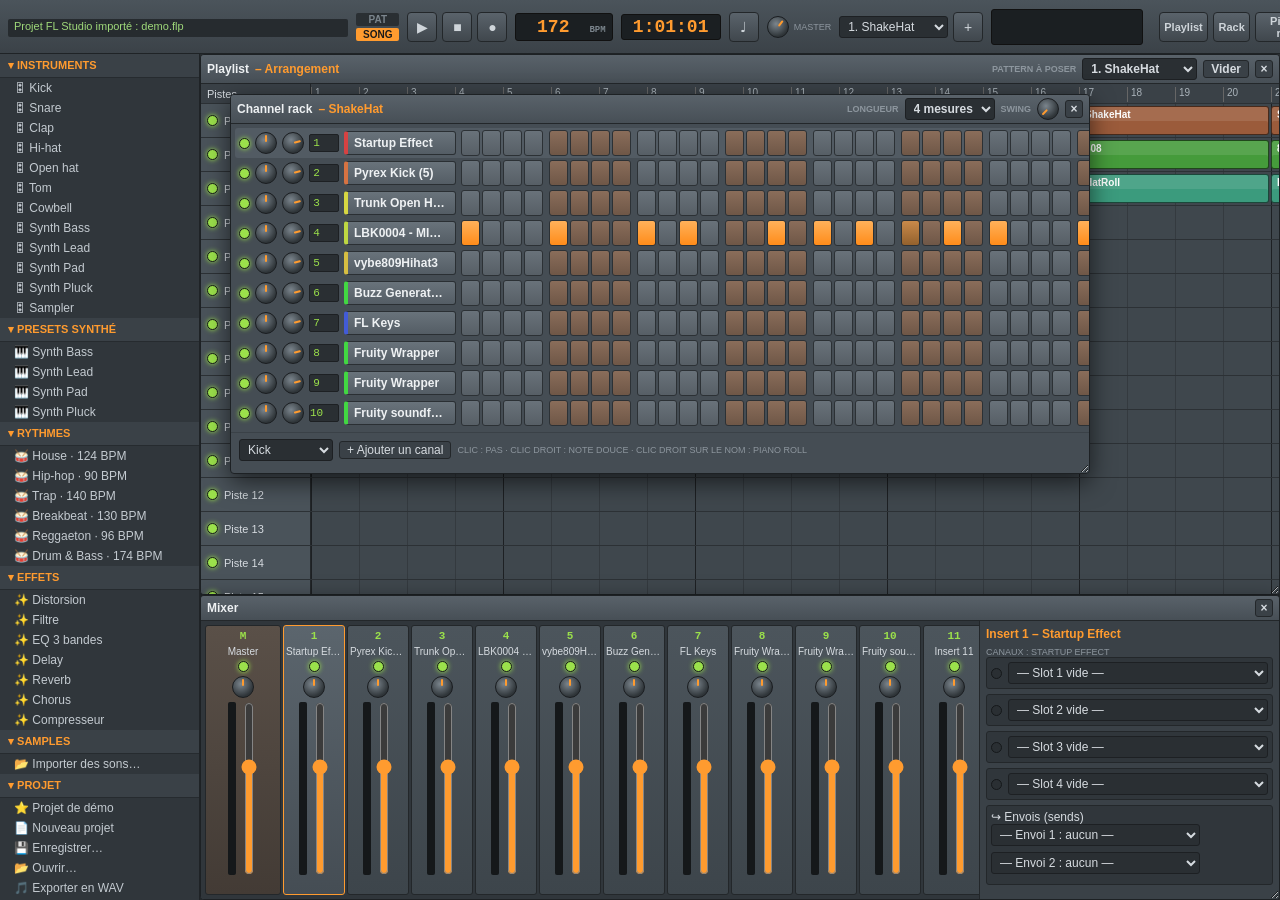
<file: flp-run.html>
<!DOCTYPE html>
<html lang="fr">
<head><script>window.__log=[];window.onerror=(m,s,l,c,e)=>{__log.push('ERREUR: '+m+' @'+(s||'').split('/').pop()+':'+l+':'+c);};
window.addEventListener('unhandledrejection',e=>__log.push('PROMESSE: '+(e.reason&&e.reason.stack||e.reason)));
window.alert=m=>__log.push('ALERT (bloquée): '+m);window.confirm=m=>{__log.push('CONFIRM (bloquée, répond non): '+m);return false;};
setInterval(()=>{const b=document.getElementById('flpOk');if(b){__log.push('DIALOGUE: '+document.getElementById('flpDlgText').textContent.replace(/\n+/g,' | '));b.click();}},300);
const _ce=console.error;console.error=(...a)=>{__log.push('CONSOLE: '+a.join(' '));_ce(...a);};</script>
<meta charset="utf-8">
<meta name="viewport" content="width=device-width, initial-scale=1">
<title>WebStudio – Studio de production</title>
<style>
:root{--acc:#ff9b2f;--grn:#9be14b;--txt:#d6dbe0;--dim:#8d969e}
*{box-sizing:border-box}
body{margin:0;height:100vh;overflow:hidden;background:#3a4147;color:var(--txt);font:12px "Segoe UI",Tahoma,sans-serif;display:flex;flex-direction:column;user-select:none}
select{background:#2a2f33;color:var(--txt);border:1px solid #1d2023;border-radius:3px;padding:2px 4px;font:inherit}
/* ---- Barre du haut ---- */
#top{display:flex;align-items:center;gap:8px;padding:4px 8px;background:linear-gradient(#4b545b,#3b4248);border-bottom:1px solid #1f2326;height:54px;flex:none}
#tb1{display:flex;flex-direction:column;width:340px;flex:none}
.menus{display:flex}
.menu{position:relative;padding:2px 7px;cursor:pointer;font-weight:700;color:#cfd5da;font-size:11px;border-radius:2px}
.menu:hover,.menu.open{background:#5b656d}
.dd{display:none;position:absolute;top:100%;left:0;background:#2f353a;border:1px solid #1d2023;min-width:230px;z-index:10000;box-shadow:0 6px 16px #0008;padding:3px 0}
.menu.open .dd{display:block}
.mi{display:flex;justify-content:space-between;gap:20px;padding:4px 12px;font-weight:400}
.mi:hover{background:var(--acc);color:#111}.mi small{opacity:.6}
.msep{height:1px;background:#444b51;margin:3px 0}
#hint{height:18px;margin-top:3px;padding:1px 6px;background:#262b2f;border-radius:2px;color:#9fd97a;font-size:11px;white-space:nowrap;overflow:hidden;text-overflow:ellipsis}
.modes{display:flex;flex-direction:column;gap:2px}
.mode{font-size:10px;font-weight:700;padding:1px 7px;border-radius:2px;background:#2a2f33;color:#7b858d;cursor:pointer;text-align:center}
.mode.on{background:var(--acc);color:#1a1a1a}
.tbtn{min-width:30px;height:30px;border-radius:4px;background:linear-gradient(#5a636b,#40474d);border:1px solid #23272a;color:#cfd5da;font-size:14px;cursor:pointer;display:flex;align-items:center;justify-content:center;padding:0 6px}
.tbtn:hover{border-color:var(--acc)}
#bPlay.on{color:var(--grn)}#bRec.on{color:#ff4b4b;text-shadow:0 0 6px #ff4b4b}#bMetro.on{color:var(--acc)}
.lcd{background:#1b1f22;border:1px solid #111;border-radius:3px;padding:2px 6px;color:var(--acc);font:600 18px Consolas,monospace;display:flex;align-items:baseline;gap:3px}
.lcd input{width:64px;background:none;border:none;color:var(--acc);font:inherit;text-align:right;outline:none}
.lcd small{font-size:9px;color:#7b858d}
#time{min-width:100px;justify-content:center}
.grp{display:flex;align-items:center;gap:5px}
.lab{font-size:9px;color:var(--dim);text-transform:uppercase}
#scope{background:#1b1f22;border-radius:3px;border:1px solid #111}
.winbtns .tbtn{font-size:11px;font-weight:700}
/* ---- Zone principale ---- */
#main{flex:1;display:flex;min-height:0}
#browser{width:200px;flex:none;background:#30363b;border-right:1px solid #1f2326;overflow:auto}
#browser.hidden{display:none}
.bh{padding:5px 8px;background:#3a4147;color:var(--acc);font-weight:700;font-size:11px;text-transform:uppercase;cursor:pointer;border-bottom:1px solid #262b2f}
.bl.closed{display:none}
.bi{padding:3px 8px 3px 14px;cursor:pointer;color:#c3cad0;white-space:nowrap;overflow:hidden;text-overflow:ellipsis}
.bi:hover{background:#4a535a;color:#fff}
#ws{flex:1;position:relative;overflow:hidden;background:repeating-linear-gradient(45deg,#2e3438 0 10px,#2b3135 10px 20px)}
body.drag #ws{outline:3px dashed var(--acc);outline-offset:-6px}
/* ---- Fenêtres ---- */
.win{position:absolute;display:flex;flex-direction:column;background:#454d54;border:1px solid #1d2124;border-radius:4px;box-shadow:0 8px 24px #0009;resize:both;overflow:hidden;min-width:280px;min-height:120px}
.wt{display:flex;align-items:center;gap:6px;padding:3px 6px;background:linear-gradient(#59626a,#474f56);border-bottom:1px solid #23272a;cursor:move;flex:none;font-weight:600;white-space:nowrap;overflow:hidden}
.wt .ttl{color:#eef1f3}.wt .sub{color:var(--acc)}.sp{flex:1}
.wt button,.btn{background:#3a4147;border:1px solid #23272a;color:var(--txt);border-radius:3px;padding:1px 7px;cursor:pointer;font:inherit}
.wt button:hover,.btn:hover{border-color:var(--acc)}
.wt .x{width:18px;height:18px;padding:0;line-height:14px}
.wt .x:hover{background:#d9534f;color:#fff}
.wb{flex:1;min-height:0;overflow:auto;position:relative}
.led{width:11px;height:11px;border-radius:50%;background:#2a2f33;border:1px solid #15181a;cursor:pointer;flex:none}
.led.on{background:var(--grn);box-shadow:0 0 5px var(--grn)}
.led.solo{outline:2px solid #4fb3ff}
.knob{width:22px;height:22px;border-radius:50%;background:radial-gradient(circle at 40% 35%,#7b858d,#2f3539 70%);border:1px solid #1a1d20;position:relative;cursor:ns-resize;flex:none}
.knob::after{content:"";position:absolute;left:50%;top:2px;width:2px;height:7px;margin-left:-1px;background:var(--acc);border-radius:1px;transform-origin:1px 8px;transform:rotate(var(--r,0deg))}
/* ---- Channel rack ---- */
#rack{padding:4px}
.crow{display:flex;align-items:center;gap:5px;padding:2px 4px;border-radius:3px;width:max-content}
.crow.sel{background:#525b63}
.insbox{width:30px;background:#2a2f33;border:1px solid #1d2023;color:var(--grn);font:11px Consolas,monospace;text-align:center;border-radius:2px;padding:2px 0}
.cname{width:112px;padding:4px 6px;background:linear-gradient(#69737b,#545d65);border:1px solid #2a2f33;border-left:4px solid;border-radius:3px;cursor:pointer;white-space:nowrap;overflow:hidden;text-overflow:ellipsis;font-weight:600;color:#eef1f3;flex:none}
.cname:hover{filter:brightness(1.15)}
.steps{display:flex;gap:2px}
.st{width:19px;height:26px;border-radius:3px;background:linear-gradient(#69727a,#575f66);border:1px solid #2c3135;cursor:pointer;flex:none}
.st.g4{margin-left:4px}
.st.alt{background:linear-gradient(#8a6d5a,#6f5747)}
.st.on{background:linear-gradient(#ffb15a,#ff8c1a)}
.st.on.ghost{background:linear-gradient(#c98a4a,#93612d)}
.st.prn{background:linear-gradient(#8fcfff,#4a90d0)}
.st.cur{box-shadow:inset 0 -5px 0 var(--grn)}
.prbtn{cursor:pointer;opacity:.7;font-size:14px}.prbtn:hover{opacity:1}
.rackfoot{padding:6px 8px;display:flex;gap:6px;align-items:center;border-top:1px solid #3a4147}
/* ---- Piano roll ---- */
#w-pr .wb{display:flex;flex-direction:column;overflow:hidden}
#prScroll{flex:1;overflow:auto;position:relative}
#prInner{display:flex;position:relative;width:max-content}
#prKeys{position:sticky;left:0;z-index:4;width:48px;flex:none}
.pk{border-bottom:1px solid #aaa;background:#eceff1;color:#555;font-size:9px;line-height:13px;padding-left:24px;cursor:pointer}
.pk.b{background:#25292c;border-color:#111;margin-right:14px}
.pk:active{background:var(--acc)}
#prGrid{position:relative;flex:none;background:#3d454b;cursor:crosshair}
#prRows,#prLines,#prNotes{position:absolute;inset:0}
#prLines{pointer-events:none;z-index:1;background-image:linear-gradient(90deg,rgba(0,0,0,.6) 1px,transparent 1px),linear-gradient(90deg,rgba(0,0,0,.35) 1px,transparent 1px),linear-gradient(90deg,rgba(0,0,0,.15) 1px,transparent 1px);background-size:352px 100%,88px 100%,22px 100%}
#prNotes{z-index:2}
.prr{border-bottom:1px solid #353c41;background:#4a535a}
.prr.b{background:#40484e}.prr.c{border-bottom-color:#22272b}
.note{position:absolute;border:1px solid #0007;border-radius:2px;font-size:9px;line-height:12px;color:#111;padding-left:2px;overflow:hidden;white-space:nowrap;cursor:move}
.note::after{content:"";position:absolute;right:0;top:0;bottom:0;width:5px;cursor:ew-resize;background:#0003}
.phead{position:absolute;top:0;bottom:0;width:2px;background:var(--grn);z-index:5;pointer-events:none;display:none}
#prVelWrap{height:64px;flex:none;overflow:hidden;background:#2a2f33;border-top:2px solid #1d2124}
#prVelIn{display:flex;height:100%;width:max-content}
.velpad{width:48px;flex:none;font-size:9px;color:#7b858d;padding:4px}
#prVel{position:relative;height:100%;flex:none;cursor:ns-resize;background-image:linear-gradient(90deg,rgba(255,255,255,.06) 1px,transparent 1px);background-size:88px 100%}
.vbar{position:absolute;bottom:0;width:16px;border-radius:2px 2px 0 0}
/* ---- Playlist ---- */
#plScroll{position:absolute;inset:0;overflow:auto}
#plInner{position:relative}
.plrow{display:flex;height:34px;border-bottom:1px solid #2c3135}
.plrow.ruler{height:20px;position:sticky;top:0;z-index:6;background:#3a4147}
.plth{width:110px;flex:none;position:sticky;left:0;z-index:5;background:#4a535a;border-right:1px solid #23272a;display:flex;align-items:center;gap:6px;padding:0 6px;font-size:11px;overflow:hidden;white-space:nowrap}
.ruler .plth{background:#3a4147;z-index:7}
.lane{position:relative;flex:none;background-color:#3f474d;background-image:linear-gradient(90deg,rgba(0,0,0,.45) 1px,transparent 1px),linear-gradient(90deg,rgba(0,0,0,.18) 1px,transparent 1px);background-size:192px 100%,48px 100%;cursor:copy}
.rlane{position:relative;flex:none;cursor:pointer}
.rb{position:absolute;top:3px;font-size:10px;color:#aab3ba;padding-left:3px;border-left:1px solid #666;height:15px}
.clip{position:absolute;top:2px;bottom:2px;border-radius:3px;border:1px solid #0008;padding:2px 5px;font-size:10px;font-weight:600;color:#fff;overflow:hidden;white-space:nowrap;cursor:grab;box-shadow:inset 0 14px 0 rgba(255,255,255,.1)}
/* ---- Mixer ---- */
#w-mix .wb{display:flex;overflow:hidden}
#strips{flex:1;display:flex;gap:2px;overflow-x:auto;padding:4px;background:#30363b}
.strip{width:62px;flex:none;background:linear-gradient(#4c555c,#3d454b);border:1px solid #23272a;border-radius:3px;display:flex;flex-direction:column;align-items:center;gap:4px;padding:4px 2px;cursor:pointer}
.strip.sel{border-color:var(--acc);background:linear-gradient(#5b656d,#454d54)}
.strip.master{width:76px;background:linear-gradient(#5a5048,#433b35)}
.snum{font:600 11px Consolas,monospace;color:var(--grn)}
.sname{font-size:10px;width:100%;text-align:center;overflow:hidden;white-space:nowrap;text-overflow:ellipsis}
.smid{flex:1;display:flex;gap:4px;min-height:50px;width:100%;justify-content:center}
.meter{width:8px;background:#15181a;border-radius:2px;position:relative;overflow:hidden}
.mfill{position:absolute;bottom:0;left:0;right:0;height:0;background:#5fd35f}
.fader{writing-mode:vertical-lr;direction:rtl;width:18px;accent-color:var(--acc);margin:0}
.sfx{font-size:9px;color:var(--acc);height:11px}
#fxPanel{width:300px;flex:none;overflow:auto;background:#3a4147;border-left:1px solid #23272a;padding:6px}
.fxh{font-weight:700;color:var(--acc);margin-bottom:6px}
.slot{background:#30363b;border:1px solid #23272a;border-radius:3px;padding:4px;margin-bottom:5px}
.slh{display:flex;gap:6px;align-items:center}.slh select{flex:1}
.kgrid{display:flex;flex-wrap:wrap;gap:6px 8px;padding:6px 2px 2px}
.kc{display:flex;flex-direction:column;align-items:center;width:62px}
.kc .knob{width:30px;height:30px}
.kc .knob::after{height:10px;transform-origin:1px 12px}
.kl{font-size:10px;color:#aab3ba;margin-top:2px;text-align:center}
.kv{font-size:10px;color:var(--grn);font-family:Consolas,monospace}
/* ---- Réglages canal / aide ---- */
#setBody{padding:8px}
.setrow{display:flex;gap:6px;align-items:center;flex-wrap:wrap;margin-bottom:6px}
.txt{background:#2a2f33;border:1px solid #1d2023;color:#eef1f3;padding:3px 5px;border-radius:3px;width:140px;font:inherit}
.sec{color:var(--acc);font-weight:700;font-size:11px;text-transform:uppercase;margin:10px 0 2px;border-bottom:1px solid #555d64}
#helpBody{padding:10px 14px;line-height:1.7}
#helpBody kbd{background:#222;border:1px solid #555;border-radius:3px;padding:0 5px;color:#fff;font:11px Consolas,monospace}
</style>
<link rel="stylesheet" href="css/extra.css?v=5">
</head>
<body>
<div id="top">
  <div id="tb1"><div class="menus" id="menus"></div><div id="hint">Bienvenue dans WebStudio – survole un élément pour voir l'aide ici.</div></div>
  <div class="modes"><div class="mode" data-mode="pat" data-hint="Mode Pattern : joue le pattern sélectionné (L)">PAT</div><div class="mode" data-mode="song" data-hint="Mode Song : joue la playlist (L)">SONG</div></div>
  <div class="grp">
    <button class="tbtn" id="bPlay" data-hint="Lecture / Stop (Espace)">▶</button>
    <button class="tbtn" id="bStop" data-hint="Stop">■</button>
    <button class="tbtn" id="bRec" data-hint="Enregistrement : joue au clavier pendant la lecture pour écrire les notes">●</button>
  </div>
  <div class="lcd" data-hint="Tempo (molette ou saisie)"><input id="tempo" type="number" min="20" max="300" step="1"><small>BPM</small></div>
  <div class="lcd" id="time" data-hint="Position : mesure:temps:pas">1:01:01</div>
  <button class="tbtn" id="bMetro" data-hint="Métronome">♩</button>
  <div class="grp"><span id="masterKnob"></span><span class="lab">Master</span></div>
  <div class="grp"><select id="patSel" data-hint="Pattern courant (+/- pavé numérique)"></select><button class="tbtn" id="bNewPat" data-hint="Nouveau pattern">+</button></div>
  <canvas id="scope" width="150" height="34" data-hint="Oscilloscope de sortie"></canvas>
  <div class="sp"></div>
  <div class="grp winbtns">
    <button class="tbtn" data-win="w-pl" data-hint="Playlist (F5)">Playlist</button>
    <button class="tbtn" data-win="w-rack" data-hint="Channel rack (F6)">Rack</button>
    <button class="tbtn" data-win="w-pr" data-hint="Piano roll (F7)">Piano roll</button>
    <button class="tbtn" id="bBrowser" data-hint="Navigateur (F8)">Navigateur</button>
    <button class="tbtn" data-win="w-mix" data-hint="Mixer (F9)">Mixer</button>
  </div>
</div>

<div id="main">
  <div id="browser"></div>
  <div id="ws">
    <!-- PLAYLIST -->
    <div class="win" id="w-pl">
      <div class="wt"><span class="ttl">Playlist</span><span class="sub">– Arrangement</span><span class="sp"></span>
 <span class="lab">Pattern à poser</span><select id="plPat"></select>
        <button id="plClear">Vider</button><button class="x">×</button></div>
      <div class="wb"><div id="plScroll"><div id="plInner"><div class="plrow ruler" id="plRuler"></div><div id="plTracks"></div><div class="phead" id="plHead"></div></div></div></div>
    </div>
    <!-- MIXER -->
    <div class="win" id="w-mix">
      <div class="wt"><span class="ttl">Mixer</span><span class="sp"></span><button class="x">×</button></div>
      <div class="wb"><div id="strips"></div><div id="fxPanel"></div></div>
    </div>
    <!-- CHANNEL RACK -->
    <div class="win" id="w-rack">
      <div class="wt"><span class="ttl">Channel rack</span><span class="sub" id="rackPat"></span><span class="sp"></span>
        <span class="lab">Longueur</span>
 <select id="patLen"><option value="16">1 mesure</option><option value="32">2 mesures</option><option value="48">3 mesures</option><option value="64">4 mesures</option></select>
 <span class="lab">Swing</span><span id="swingK"></span><button class="x">×</button></div>
      <div class="wb"><div id="rack"></div>
 <div class="rackfoot"><select id="addChType"></select><button class="btn" id="addChBtn">+ Ajouter un canal</button><span class="lab">Clic : pas · clic droit : note douce · clic droit sur le nom : piano roll</span></div></div>
    </div>
    <!-- PIANO ROLL -->
    <div class="win" id="w-pr">
      <div class="wt"><span class="ttl">Piano roll</span><span class="sub" id="prTitle"></span><span class="sp"></span>
        <select id="prCh" data-hint="Canal édité"></select>
        <span class="lab">Note</span><select id="prLen"><option value="1">1/16</option><option value="2">1/8</option><option value="4">1/4</option><option value="8">1/2</option><option value="16">1 mes.</option></select>
        <span class="lab">Accord</span><select id="prChord" data-hint="Pose un accord entier à chaque clic"></select>
 <button data-tr="-12" data-hint="Transposer −1 octave">-12</button><button data-tr="-1" data-hint="Transposer −1 demi-ton">-1</button>
        <button data-tr="1" data-hint="Transposer +1 demi-ton">+1</button><button data-tr="12" data-hint="Transposer +1 octave">+12</button>
        <button id="prHum" data-hint="Varie légèrement les vélocités">Humaniser</button><button id="prClr">Vider</button><button class="x">×</button></div>
      <div class="wb">
        <div id="prScroll"><div id="prInner"><div id="prKeys"></div>
          <div id="prGrid"><div id="prRows"></div><div id="prLines"></div><div id="prNotes"></div><div class="phead" id="prHead"></div></div></div></div>
        <div id="prVelWrap"><div id="prVelIn"><div class="velpad">Vélocité</div><div id="prVel"></div></div></div>
      </div>
    </div>
    <!-- RÉGLAGES CANAL -->
    <div class="win" id="w-set">
      <div class="wt"><span class="ttl" id="setTitle">Canal</span><span class="sp"></span><button class="x">×</button></div>
      <div class="wb"><div id="setBody"></div></div>
    </div>
    <!-- AIDE -->
    <div class="win" id="w-help">
      <div class="wt"><span class="ttl">Raccourcis clavier</span><span class="sp"></span><button class="x">×</button></div>
      <div class="wb"><div id="helpBody">
        <kbd>Espace</kbd> lecture / stop · <kbd>L</kbd> mode Pattern / Song<br>
        <kbd>F5</kbd> Playlist · <kbd>F6</kbd> Channel rack · <kbd>F7</kbd> Piano roll · <kbd>F8</kbd> Navigateur · <kbd>F9</kbd> Mixer<br>
        <kbd>Ctrl+Z</kbd> annuler · <kbd>Ctrl+Y</kbd> rétablir · <kbd>Ctrl+S</kbd> enregistrer · <kbd>Ctrl+O</kbd> ouvrir · <kbd>Ctrl+R</kbd> export WAV<br>
 <kbd>Pavé +</kbd> / <kbd>Pavé −</kbd> pattern suivant / précédent · <kbd>←</kbd> <kbd>→</kbd> octave du clavier<br>
        Clavier de l'ordi = piano (position physique, AZERTY ok) : rangée du bas <kbd>W X C V B N</kbd>… et rangée du haut <kbd>A Z E R T</kbd>…<br>
        <b>Channel rack</b> : clic = pas, clic droit = note douce, clic droit sur LED = solo, clic nom = réglages, clic droit nom = piano roll<br>
        <b>Piano roll</b> : clic = note, glisser = déplacer, bord droit = longueur, clic droit = supprimer, bande du bas = vélocité<br>
 <b>Playlist</b> : clic = poser le pattern choisi, glisser = déplacer, clic droit = supprimer, clic sur un clip = éditer ce pattern, clic sur la règle = position<br>
        <b>Mixer</b> : chaque canal va dans un insert (numéro vert du rack), 4 slots d'effets par insert<br>
        <b>Boutons rotatifs</b> : glisser verticalement (Maj = fin), molette, double-clic = valeur par défaut<br>
 Glisse des fichiers audio sur la fenêtre pour créer des canaux Sampler.
      </div></div>
    </div>
  </div>
</div>
<input type="file" id="fileProj" accept=".json" hidden>
<input type="file" id="fileSmp" accept="audio/*" multiple hidden>

<script>
"use strict";
/* ================= Helpers ================= */
const $=s=>document.querySelector(s), $$=s=>[...document.querySelectorAll(s)];
function el(tag,cls,txt){const e=document.createElement(tag);if(cls)e.className=cls;if(txt!=null)e.textContent=txt;return e;}
const clamp=(v,a,b)=>Math.max(a,Math.min(b,v));
const clone=o=>JSON.parse(JSON.stringify(o));
const semi=s=>Math.pow(2,s/12);
const NN=['C','C#','D','D#','E','F','F#','G','G#','A','A#','B'];
const noteName=m=>NN[m%12]+Math.floor(m/12);
const isBlack=m=>[1,3,6,8,10].includes(m%12);
const fmtPct=v=>Math.round(v*100)+'%';
const fmtPan=v=>Math.abs(v)<.02?'Centre':(v<0?'G ':'D ')+Math.round(Math.abs(v)*100);
const fmtHz=v=>v>=1000?(v/1000).toFixed(1)+' kHz':Math.round(v)+' Hz';
const fmtMs=v=>v>=1?v.toFixed(2)+' s':Math.round(v*1000)+' ms';
const fmtSt=v=>(Math.round(v)>0?'+':'')+Math.round(v)+' st';
const fmtDb=v=>(v>0?'+':'')+v.toFixed(1)+' dB';
function setHint(t){$('#hint').textContent=t;}
function download(blob,name){const a=el('a');a.href=URL.createObjectURL(blob);a.download=name;document.body.appendChild(a);a.click();a.remove();setTimeout(()=>URL.revokeObjectURL(a.href),2000);}

/* ================= Constantes ================= */
const DRUMS=['kick','snare','clap','hat','ohat','tom','perc'], SYNTHS=['bass','lead','pad','pluck'];
const TYPE_NAMES={kick:'Kick',snare:'Snare',clap:'Clap',hat:'Hi-hat',ohat:'Open hat',tom:'Tom',perc:'Cowbell',bass:'Synth Bass',lead:'Synth Lead',pad:'Synth Pad',pluck:'Synth Pluck',sampler:'Sampler'};
const HUES={kick:20,snare:200,clap:330,hat:50,ohat:60,tom:280,perc:160,bass:250,lead:120,pad:190,pluck:90,sampler:0};
const NINS=12, NTRACKS=32, NBARS=160, CW=22, ROWH=14, PR_HI=96, PR_LO=24, BARW=48, TRH=34;
const PRESETS={
  bass:{wave:'sawtooth',detune:5,cutoff:500,res:6,fenv:1500,attack:.003,decay:.2,sustain:.6,release:.12,gain:.75},
  lead:{wave:'square',detune:12,cutoff:2500,res:3,fenv:1000,attack:.01,decay:.3,sustain:.7,release:.3,gain:.45},
  pad:{wave:'sawtooth',detune:18,cutoff:1400,res:1,fenv:300,attack:.5,decay:1,sustain:.8,release:1.4,gain:.35},
  pluck:{wave:'triangle',detune:4,cutoff:1800,res:2,fenv:5000,attack:.002,decay:.25,sustain:0,release:.2,gain:.65}
};
const CHORDS={'Aucun':[0],'Majeur':[0,4,7],'Mineur':[0,3,7],'7':[0,4,7,10],'Maj7':[0,4,7,11],'Min7':[0,3,7,10],'Sus4':[0,5,7],'Quinte':[0,7,12]};
const RHYTHMS={
  'House':{bpm:124,kick:'x---x---x---x---',clap:'----x-------x---',hat:'--x---x---x---x-',perc:'-------o------o-'},
  'Hip-hop':{bpm:90,kick:'x-----x---x-----',snare:'----x-------x---',hat:'x-x-x-x-x-x-x-xo'},
  'Trap':{bpm:140,kick:'x------x--x-----',clap:'--------x-------',hat:'x-x-xoxox-x-xxxx',ohat:'--------------x-'},
  'Breakbeat':{bpm:130,kick:'x-x-------x-----',snare:'----x--o-o--x--o',hat:'x-x-x-x-x-x-x-x-'},
  'Reggaeton':{bpm:96,kick:'x---x---x---x---',snare:'---x--x----x--x-',hat:'x-x-x-x-x-x-x-x-'},
  'Drum & Bass':{bpm:174,kick:'x---------x-----',snare:'----x-------x---',hat:'x-xox-x-x-xox-x-',ohat:'-------x--------'}
};
function stepsFrom(str,len){const r=[];if(!str)return r;for(let i=0;i<len;i++){const c=str[i%str.length];if(c==='x')r.push({s:i,n:60,l:1,v:.85});else if(c==='o')r.push({s:i,n:60,l:1,v:.45});}return r;}
const nt=(a,v)=>({s:a[0],n:a[1],l:a[2],v:v||.85});

/* ================= Effets (mixer) ================= */
function distCurve(k){const n=1024,c=new Float32Array(n);for(let i=0;i<n;i++){const x=i*2/n-1;c[i]=(1+k)*x/(1+k*Math.abs(x));}return c;}
const FX={
  dist:{name:'Distorsion',def:{drive:.4,mix:1},params:[['drive',0,1,'Drive',fmtPct],['mix',0,1,'Mix',fmtPct]],
    make(E){const ac=E.ac,i=ac.createGain(),o=ac.createGain(),ws=ac.createWaveShaper(),dry=ac.createGain(),wet=ac.createGain();ws.oversample='2x';
      i.connect(dry);dry.connect(o);i.connect(ws);ws.connect(wet);wet.connect(o);
      return{in:i,out:o,nodes:[i,o,ws,dry,wet],set(p){ws.curve=distCurve(p.drive*80);wet.gain.value=p.mix*(1-p.drive*.5);dry.gain.value=1-p.mix;}};}},
  filter:{name:'Filtre',def:{type:0,freq:1500,q:1},params:[['type',0,2,'Type',v=>['Passe-bas','Passe-haut','Passe-bande'][Math.round(v)]],['freq',40,18000,'Fréquence',fmtHz,true],['q',.1,20,'Résonance',v=>v.toFixed(1)]],
    make(E){const f=E.ac.createBiquadFilter();return{in:f,out:f,nodes:[f],set(p){f.type=['lowpass','highpass','bandpass'][Math.round(p.type)];f.frequency.value=p.freq;f.Q.value=p.q;}};}},
  eq:{name:'EQ 3 bandes',def:{low:0,mid:0,high:0},params:[['low',-15,15,'Graves',fmtDb],['mid',-15,15,'Médiums',fmtDb],['high',-15,15,'Aigus',fmtDb]],
    make(E){const ac=E.ac,l=ac.createBiquadFilter(),m=ac.createBiquadFilter(),h=ac.createBiquadFilter();
      l.type='lowshelf';l.frequency.value=200;m.type='peaking';m.frequency.value=1000;m.Q.value=.8;h.type='highshelf';h.frequency.value=5000;l.connect(m);m.connect(h);
      return{in:l,out:h,nodes:[l,m,h],set(p){l.gain.value=p.low;m.gain.value=p.mid;h.gain.value=p.high;}};}},
  delay:{name:'Delay',def:{time:.75,fb:.4,mix:.3},params:[['time',.25,2,'Temps',v=>(Math.round(v*4)/4)+' temps'],['fb',0,.9,'Feedback',fmtPct],['mix',0,1,'Mix',fmtPct]],
    make(E){const ac=E.ac,i=ac.createGain(),o=ac.createGain(),d=ac.createDelay(4),fb=ac.createGain(),w=ac.createGain();
      i.connect(o);i.connect(d);d.connect(fb);fb.connect(d);d.connect(w);w.connect(o);
      return{in:i,out:o,nodes:[i,o,d,fb,w],set(p){d.delayTime.value=clamp((Math.round(p.time*4)/4)*60/S.bpm,.01,4);fb.gain.value=p.fb;w.gain.value=p.mix;}};}},
  reverb:{name:'Reverb',def:{mix:.3,damp:6000},params:[['mix',0,1,'Mix',fmtPct],['damp',500,18000,'Amorti',fmtHz,true]],
    make(E){const ac=E.ac,i=ac.createGain(),o=ac.createGain(),c=ac.createConvolver(),lp=ac.createBiquadFilter(),w=ac.createGain();c.buffer=E.ir;
      i.connect(o);i.connect(c);c.connect(lp);lp.connect(w);w.connect(o);
      return{in:i,out:o,nodes:[i,o,c,lp,w],set(p){w.gain.value=p.mix;lp.frequency.value=p.damp;}};}},
  chorus:{name:'Chorus',def:{rate:1.2,depth:.5,mix:.5},params:[['rate',.1,8,'Vitesse',v=>v.toFixed(1)+' Hz'],['depth',0,1,'Profondeur',fmtPct],['mix',0,1,'Mix',fmtPct]],
    make(E){const ac=E.ac,i=ac.createGain(),o=ac.createGain(),d=ac.createDelay(.1),lfo=ac.createOscillator(),lg=ac.createGain(),w=ac.createGain();
      d.delayTime.value=.015;lfo.connect(lg);lg.connect(d.delayTime);lfo.start();i.connect(o);i.connect(d);d.connect(w);w.connect(o);
      return{in:i,out:o,nodes:[i,o,d,lfo,lg,w],set(p){lfo.frequency.value=p.rate;lg.gain.value=p.depth*.006;w.gain.value=p.mix;}};}},
  comp:{name:'Compresseur',def:{thr:-18,ratio:4,gain:1.4},params:[['thr',-60,0,'Seuil',v=>v.toFixed(0)+' dB'],['ratio',1,20,'Ratio',v=>v.toFixed(1)+':1'],['gain',0,4,'Gain',v=>'×'+v.toFixed(2)]],
    make(E){const ac=E.ac,c=ac.createDynamicsCompressor(),g=ac.createGain();c.connect(g);
      return{in:c,out:g,nodes:[c,g],set(p){c.threshold.value=p.thr;c.ratio.value=p.ratio;g.gain.value=p.gain;}};}}
};

/* ================= Projet ================= */
function baseProject(){
  return {v:2,bpm:128,swing:0,mode:'pat',pat:0,sel:0,selIns:1,oct:5,prLen:2,prVel:.8,chord:'Aucun',metro:false,nextId:1,
    patterns:[{name:'Pattern 1',len:16}],channels:[],
    tracks:Array.from({length:NTRACKS},(_,i)=>({name:'Piste '+(i+1),mute:false})),clips:[],
    inserts:Array.from({length:NINS+1},(_,i)=>({name:i?'Insert '+i:'Master',vol:.8,pan:0,mute:false,fx:[null,null,null,null]}))};
}
function newChannel(P,type,name){
  const ch={id:P.nextId++,type,name:name||TYPE_NAMES[type],vol:.78,pan:0,mute:false,solo:false,ins:0,pitch:0,decay:1,cut:false,file:'',
    color:HUES[type]||0,notes:P.patterns.map(()=>[])};
  if(SYNTHS.includes(type))ch.synth=clone(PRESETS[type]);
  return ch;
}
function demoProject(){
  const P=baseProject();
  P.patterns=[{name:'Batterie',len:16},{name:'Basse',len:16},{name:'Mélodie',len:32}];
  const add=(type,ins,steps)=>{const c=newChannel(P,type);c.ins=ins;if(steps)c.notes[0]=stepsFrom(steps,16);P.channels.push(c);return c;};
  add('kick',1,'x---x---x---x---');add('snare',2,'------------o--o');add('clap',2,'----x-------x---');
  add('hat',3,'o-x-o-x-o-x-o-xo');add('ohat',3,'--------------x-');add('perc',4,'---o-------o----');
  const bass=add('bass',5);bass.notes[1]=[[0,45,2],[3,45,1],[6,48,2],[10,43,2],[14,45,2]].map(a=>nt(a));
  const lead=add('lead',6);lead.notes[2]=[[0,69,2],[2,72,2],[4,76,3],[8,74,2],[10,72,2],[12,71,4],[16,69,2],[18,72,2],[20,76,2],[22,79,2],[24,77,3],[28,76,4]].map(a=>nt(a));
  const pad=add('pad',7);pad.notes[2]=[[0,57,16],[0,60,16],[0,64,16],[16,55,16],[16,59,16],[16,62,16]].map(a=>nt(a,.6));
  ['Kick','Snare/Clap','Hats','Perc','Bass','Lead','Pad'].forEach((n,i)=>P.inserts[i+1].name=n);
  P.inserts[1].fx[0]={type:'eq',on:true,p:{low:3,mid:-2,high:0}};
  P.inserts[6].fx[0]={type:'delay',on:true,p:{time:.75,fb:.35,mix:.25}};
  P.inserts[6].fx[1]={type:'reverb',on:true,p:{mix:.25,damp:6000}};
  P.inserts[7].fx[0]={type:'chorus',on:true,p:{rate:.8,depth:.6,mix:.5}};
  P.inserts[7].fx[1]={type:'reverb',on:true,p:{mix:.45,damp:5000}};
  P.tracks[0].name='Batterie';P.tracks[1].name='Basse';P.tracks[2].name='Mélodie';
  for(let b=0;b<8;b++)P.clips.push({t:0,b,p:0});
  for(let b=2;b<8;b++)P.clips.push({t:1,b,p:1});
  P.clips.push({t:2,b:4,p:2},{t:2,b:6,p:2});
  P.sel=7;
  return P;
}
function normalize(P){
  const D=baseProject();P=Object.assign(baseProject(),P);
  if(!Array.isArray(P.inserts))P.inserts=D.inserts;
  while(P.inserts.length<NINS+1)P.inserts.push(D.inserts[P.inserts.length]);
  P.inserts.forEach(i=>{if(!Array.isArray(i.fx))i.fx=[];while(i.fx.length<4)i.fx.push(null);});
  if(!Array.isArray(P.tracks))P.tracks=D.tracks;
  while(P.tracks.length<NTRACKS)P.tracks.push(D.tracks[P.tracks.length]);
  if(!Array.isArray(P.clips))P.clips=[];
  let mx=0;P.channels.forEach(c=>{if(typeof c.id==='number')mx=Math.max(mx,c.id);});
  P.channels.forEach(c=>{
    if(typeof c.id!=='number')c.id=++mx;
    if(!Array.isArray(c.notes))c.notes=[];
    while(c.notes.length<P.patterns.length)c.notes.push([]);
    if(SYNTHS.includes(c.type)&&!c.synth)c.synth=clone(PRESETS[c.type]);
    if(c.ins==null)c.ins=0;
  });
  P.nextId=Math.max(P.nextId||1,mx+1);
  P.pat=clamp(P.pat|0,0,P.patterns.length-1);
  P.sel=clamp(P.sel|0,0,Math.max(0,P.channels.length-1));
  P.selIns=clamp(P.selIns|0,0,NINS);
  return P;
}
let SAMPLES={};
try{SAMPLES=JSON.parse(localStorage.getItem('webstudio2-samples'))||{};}catch(e){SAMPLES={};}
let S;
try{S=JSON.parse(localStorage.getItem('webstudio2'));if(!S||!Array.isArray(S.channels)||!Array.isArray(S.patterns))throw 0;S=normalize(S);}
catch(e){S=demoProject();}
const patLen=p=>S.patterns[p]?S.patterns[p].len:16;
const patHue=p=>(p*47+20)%360;
function songLenSteps(){let L=0;S.clips.forEach(c=>{L=Math.max(L,c.b*16+patLen(c.p));});return L;}
function freeIns(){for(let k=1;k<=NINS;k++)if(!S.channels.some(c=>c.ins===k))return k;return 0;}

/* ---- Annuler / sauvegarde auto ---- */
let undoS=[],redoS=[],lastSnap=null,saveT=null,soonT=null;
function saveLS(j){clearTimeout(saveT);saveT=setTimeout(()=>{try{localStorage.setItem('webstudio2',j);}catch(e){}},300);}
function commit(){const j=JSON.stringify(S);if(j===lastSnap)return;if(lastSnap)undoS.push(lastSnap);if(undoS.length>100)undoS.shift();redoS=[];lastSnap=j;saveLS(j);}
function commitSoon(){clearTimeout(soonT);soonT=setTimeout(commit,400);}
function undo(){if(!undoS.length){setHint('Rien à annuler');return;}redoS.push(lastSnap);lastSnap=undoS.pop();S=normalize(JSON.parse(lastSnap));afterLoad();saveLS(lastSnap);setHint('Annulé');}
function redo(){if(!redoS.length){setHint('Rien à rétablir');return;}undoS.push(lastSnap);lastSnap=redoS.pop();S=normalize(JSON.parse(lastSnap));afterLoad();saveLS(lastSnap);setHint('Rétabli');}
function saveSamples(){try{localStorage.setItem('webstudio2-samples',JSON.stringify(SAMPLES));}catch(e){setHint('Samples trop lourds pour la sauvegarde auto : utilise Fichier > Enregistrer.');}}

/* ================= Moteur audio ================= */
let ac=null,E=null;
const sampleBufs={}, noiseCache=new WeakMap(), irCache=new WeakMap();
function getNoise(a){if(!noiseCache.has(a)){const b=a.createBuffer(1,a.sampleRate,a.sampleRate),d=b.getChannelData(0);for(let i=0;i<d.length;i++)d[i]=Math.random()*2-1;noiseCache.set(a,b);}return noiseCache.get(a);}
function getIR(a){if(!irCache.has(a)){const len=Math.floor(a.sampleRate*2.8),b=a.createBuffer(2,len,a.sampleRate);for(let c=0;c<2;c++){const d=b.getChannelData(c);for(let i=0;i<len;i++)d[i]=(Math.random()*2-1)*Math.pow(1-i/len,3);}irCache.set(a,b);}return irCache.get(a);}
function ensureAudio(){
  if(!ac){ac=new (window.AudioContext||window.webkitAudioContext)();E=buildEngine(ac,ac.destination,true);Object.keys(SAMPLES).forEach(id=>loadSample(id));}
  else if(ac.state==='suspended')ac.resume();
}
function buildEngine(a,dest,live){
  const EE={ac:a,nodes:[],ins:[],ch:[],noise:getNoise(a),ir:getIR(a)};
  const N=n=>{EE.nodes.push(n);return n;};
  S.inserts.forEach((ins,i)=>{
    const input=N(a.createGain()),pan=N(a.createStereoPanner()),fader=N(a.createGain());
    let last=input;const fx=[];
    ins.fx.forEach((f,j)=>{
      if(!f||!FX[f.type]){fx[j]=null;return;}
      const u=FX[f.type].make(EE);u.nodes.forEach(N);u.set(f.p);
      if(f.on!==false){last.connect(u.in);last=u.out;}
      fx[j]=u;
    });
    last.connect(pan);pan.connect(fader);
    let an=null;if(live){an=N(a.createAnalyser());an.fftSize=512;fader.connect(an);}
    EE.ins[i]={input,pan,fader,fx,an};
  });
  EE.ins.forEach((x,i)=>{
    if(i===0){const lim=N(a.createDynamicsCompressor());lim.threshold.value=-2;lim.ratio.value=12;lim.attack.value=.003;lim.release.value=.15;
      x.fader.connect(lim);lim.connect(dest);
      if(live){EE.masterAn=N(a.createAnalyser());EE.masterAn.fftSize=1024;lim.connect(EE.masterAn);}}
    else x.fader.connect(EE.ins[0].input);
  });
  S.channels.forEach((ch,i)=>{const g=N(a.createGain()),p=N(a.createStereoPanner());g.connect(p);p.connect((EE.ins[ch.ins]||EE.ins[0]).input);EE.ch[i]={in:g,g,p};});
  if(live){EE.metro=N(a.createGain());EE.metro.gain.value=.25;EE.metro.connect(dest);}
  applyParams(EE);
  return EE;
}
function teardown(old){if(!old)return;old.nodes.forEach(n=>{try{n.disconnect();}catch(e){}if(n.stop){try{n.stop();}catch(e){}}});}
function rebuild(){if(!ac)return;const old=E;E=buildEngine(ac,ac.destination,true);teardown(old);}
function applyParams(EE){
  if(!EE)return;const anySolo=S.channels.some(c=>c.solo);
  S.channels.forEach((ch,i)=>{const n=EE.ch[i];if(!n)return;n.g.gain.value=(!ch.mute&&(!anySolo||ch.solo))?ch.vol:0;n.p.pan.value=ch.pan;});
  S.inserts.forEach((ins,i)=>{const x=EE.ins[i];if(!x)return;x.fader.gain.value=ins.mute?0:ins.vol;x.pan.pan.value=ins.pan;
    ins.fx.forEach((f,j)=>{if(f&&x.fx[j])x.fx[j].set(f.p);});});
}
function playDrum(EE,ch,out,t,semis,vel){
  const a=EE.ac,p=semi(ch.pitch+semis),k=ch.decay||1;
  const env=(g,peak,dec)=>{g.gain.setValueAtTime(peak,t);g.gain.exponentialRampToValueAtTime(.001,t+dec);};
  const noise=dur=>{const s=a.createBufferSource();s.buffer=EE.noise;s.start(t);s.stop(t+dur);return s;};
  const osc=(type,f0,f1,tt)=>{const o=a.createOscillator();o.type=type;o.frequency.setValueAtTime(f0,t);if(f1)o.frequency.exponentialRampToValueAtTime(f1,t+tt);return o;};
  switch(ch.type){
    case 'kick':{const o=osc('sine',160*p,42*p,.12),g=a.createGain(),c=osc('triangle',1200*p,200*p,.02),cg=a.createGain();
      env(g,vel,.45*k);env(cg,vel*.35,.025);o.connect(g);c.connect(cg);g.connect(out);cg.connect(out);o.start(t);o.stop(t+.5*k+.05);c.start(t);c.stop(t+.05);break;}
    case 'snare':{const n=noise(.3*k+.05),f=a.createBiquadFilter(),g=a.createGain();f.type='highpass';f.frequency.value=1200*p;env(g,.7*vel,.2*k);n.connect(f);f.connect(g);g.connect(out);
      const o=osc('triangle',200*p,120*p,.1),g2=a.createGain();env(g2,.6*vel,.12);o.connect(g2);g2.connect(out);o.start(t);o.stop(t+.15);break;}
    case 'clap':{const f=a.createBiquadFilter(),g=a.createGain();f.type='bandpass';f.frequency.value=1500*p;f.Q.value=1.2;
      [0,.012,.024].forEach(o=>{g.gain.setValueAtTime(vel,t+o);g.gain.exponentialRampToValueAtTime(.05,t+o+.01);});
      g.gain.setValueAtTime(vel*.8,t+.036);g.gain.exponentialRampToValueAtTime(.001,t+.036+.22*k);
      const n=noise(.3*k+.08);n.connect(f);f.connect(g);g.connect(out);break;}
    case 'hat':case 'ohat':{const n=noise(.4*k+.05),f=a.createBiquadFilter(),g=a.createGain();f.type='highpass';f.frequency.value=7000*p;
      env(g,.45*vel,(ch.type==='hat'?.05:.35)*k);n.connect(f);f.connect(g);g.connect(out);break;}
    case 'tom':{const o=osc('sine',220*p,90*p,.3),g=a.createGain();env(g,.8*vel,.4*k);o.connect(g);g.connect(out);o.start(t);o.stop(t+.45*k+.05);break;}
    case 'perc':{const f=a.createBiquadFilter(),g=a.createGain();f.type='bandpass';f.frequency.value=800*p;f.Q.value=2;
      [540,800].forEach(fr=>{const o=osc('square',fr*p);o.connect(f);o.start(t);o.stop(t+.35*k);});env(g,.5*vel,.3*k);f.connect(g);g.connect(out);break;}
  }
}
function playSynth(EE,ch,out,t,n,dur,vel){
  const a=EE.ac,s=ch.synth,f=440*Math.pow(2,(n+ch.pitch-69)/12);
  const g=a.createGain(),lp=a.createBiquadFilter();lp.type='lowpass';lp.Q.value=s.res;
  lp.frequency.setValueAtTime(clamp(s.cutoff+s.fenv,30,20000),t);
  lp.frequency.setTargetAtTime(clamp(s.cutoff,30,20000),t+.005,Math.max(.02,s.decay/2));
  const oscs=[-1,1].map(d=>{const o=a.createOscillator();o.type=s.wave;o.frequency.value=f;o.detune.value=d*s.detune;o.connect(lp);o.start(t);return o;});
  lp.connect(g);g.connect(out);
  const peak=s.gain*vel*.45,at=Math.max(.002,s.attack),r=Math.max(.01,s.release);
  g.gain.setValueAtTime(0,t);g.gain.linearRampToValueAtTime(peak,t+at);g.gain.setTargetAtTime(peak*s.sustain,t+at,Math.max(.01,s.decay/3));
  if(dur!=null){const e=t+Math.max(at,dur);g.gain.setTargetAtTime(0,e,r/4);oscs.forEach(o=>o.stop(e+r+.1));}
  return {g,oscs,r,a};
}
function playSample(EE,ch,out,t,semis,dur,vel){
  const buf=sampleBufs[ch.id];if(!buf)return null;
  const a=EE.ac,src=a.createBufferSource(),g=a.createGain();src.buffer=buf;src.playbackRate.value=semi(ch.pitch+semis);g.gain.value=vel;
  src.connect(g);g.connect(out);src.start(t);
  if(ch.cut&&dur!=null){g.gain.setValueAtTime(vel,t+dur);g.gain.linearRampToValueAtTime(0,t+dur+.02);src.stop(t+dur+.03);}
  return null;
}
function playCh(EE,ch,i,t,n,dur,v){
  const node=EE.ch[i];if(!node||!ch)return null;const out=node.in;
  if(DRUMS.includes(ch.type)){playDrum(EE,ch,out,t,n-60,v);return null;}
  if(ch.type==='sampler')return playSample(EE,ch,out,t,n-60,dur,v);
  return playSynth(EE,ch,out,t,n,dur,v);
}
function releaseVoice(h){
  if(!h||!h.oscs)return;const now=h.a.currentTime;
  h.g.gain.cancelScheduledValues(now);h.g.gain.setValueAtTime(h.g.gain.value,now);h.g.gain.setTargetAtTime(0,now,h.r/4);
  h.oscs.forEach(o=>{try{o.stop(now+h.r+.1);}catch(e){}});
}
function click(t,accent){const o=ac.createOscillator(),g=ac.createGain();o.type='square';o.frequency.value=accent?1800:1200;
  g.gain.setValueAtTime(.5,t);g.gain.exponentialRampToValueAtTime(.001,t+.03);o.connect(g);g.connect(E.metro);o.start(t);o.stop(t+.04);}
function loadSample(id){
  if(!ac||!SAMPLES[id])return Promise.resolve();
  return fetch(SAMPLES[id]).then(r=>r.arrayBuffer()).then(b=>ac.decodeAudioData(b)).then(buf=>{sampleBufs[id]=buf;}).catch(()=>setHint('Impossible de décoder un sample.'));
}

/* ================= Séquenceur ================= */
let playing=false,gstep=0,nextT=0,timer=null,uiQ=[],curLocal=-1,curT=0,recOn=false;
function stepEvents(g,mode,cb){
  if(mode==='song'){S.clips.forEach(c=>{if(S.tracks[c.t]&&S.tracks[c.t].mute)return;const l=g-c.b*16;if(l>=0&&l<patLen(c.p))cb(c.p,l);});}
  else cb(S.pat,g%patLen(S.pat));
}
function scheduleStep(EE,g,t,sd,mode){
  stepEvents(g,mode,(p,l)=>{S.channels.forEach((ch,i)=>{const ns=ch.notes[p];if(ns)for(const n of ns)if(n.s===l)playCh(EE,ch,i,t,n.n,n.l*sd,n.v);});});
}
function sched(){
  const sd=60/S.bpm/4;
  while(nextT<ac.currentTime+.12){
    scheduleStep(E,gstep,nextT+((gstep%2)?S.swing*sd*.66:0),sd,S.mode);
    if(S.metro&&gstep%4===0)click(nextT,gstep%16===0);
    uiQ.push({g:gstep,t:nextT});
    nextT+=sd;gstep++;
    const L=S.mode==='song'?Math.max(16,songLenSteps()):patLen(S.pat);
    if(gstep>=L)gstep=0;
  }
}
function start(){ensureAudio();if(playing)return;playing=true;nextT=ac.currentTime+.05;timer=setInterval(sched,25);$('#bPlay').classList.add('on');$('#bPlay').textContent='❚❚';}
function stop(){playing=false;clearInterval(timer);gstep=0;uiQ=[];curLocal=-1;$$('.st.cur').forEach(x=>x.classList.remove('cur'));
  $('#prHead').style.display='none';$('#plHead').style.display='none';$('#time').textContent='1:01:01';$('#bPlay').classList.remove('on');$('#bPlay').textContent='▶';}
function togglePlay(){playing?stop():start();}
function seek(g){gstep=g;uiQ=[];if(playing&&ac)nextT=ac.currentTime+.05;$('#time').textContent=fmtTime(g);
  const pl=$('#plHead');pl.style.display='block';pl.style.left=(110+g/16*BARW)+'px';}
const fmtTime=g=>`${Math.floor(g/16)+1}:${String(Math.floor(g%16/4)+1).padStart(2,'0')}:${String(g%4+1).padStart(2,'0')}`;
function showPos(g,t){
  curT=t;let local;
  if(S.mode==='pat')local=g%patLen(S.pat);
  else{const c=S.clips.find(c=>c.p===S.pat&&g>=c.b*16&&g<c.b*16+patLen(c.p));local=c?g-c.b*16:-1;}
  curLocal=local;
  $$('#rack .st.cur').forEach(x=>x.classList.remove('cur'));
  if(local>=0)$$(`#rack .st[data-s="${local}"]`).forEach(x=>x.classList.add('cur'));
  const ph=$('#prHead');ph.style.display=local>=0?'block':'none';ph.style.left=local*CW+'px';
  const pl=$('#plHead');pl.style.display=S.mode==='song'?'block':'none';pl.style.left=(110+g/16*BARW)+'px';
  $('#time').textContent=fmtTime(g);
}

/* ---- Jeu live + enregistrement ---- */
function previewCh(i,n){ensureAudio();const ch=S.channels[i];if(ch)playCh(E,ch,i,ac.currentTime,n,.25,.8);}
function noteOn(i,n){
  ensureAudio();const ch=S.channels[i];if(!ch)return null;
  const tok={h:playCh(E,ch,i,ac.currentTime,n,null,S.prVel),rec:null,t0:ac.currentTime};
  if(recOn&&playing&&curLocal>=0){
    const sd=60/S.bpm/4,len=patLen(S.pat),s=(curLocal+((ac.currentTime-curT)/sd>.5?1:0))%len;
    tok.rec={s,n,l:1,v:S.prVel};ch.notes[S.pat].push(tok.rec);renderRack();renderPRNotes();
  }
  return tok;
}
function noteOff(tok){
  if(!tok)return;releaseVoice(tok.h);
  if(tok.rec){const sd=60/S.bpm/4;tok.rec.l=clamp(Math.round((ac.currentTime-tok.t0)/sd),1,patLen(S.pat)-tok.rec.s);renderRack();renderPRNotes();commit();}
}

/* ================= Widgets ================= */
function knob(val,min,max,def,on,hint,fmt,log){
  const k=el('div','knob');
  const toPos=v=>log?Math.log(v/min)/Math.log(max/min):(v-min)/(max-min);
  const toVal=p=>log?min*Math.pow(max/min,p):min+(max-min)*p;
  let pos=clamp(toPos(val),0,1);
  const show=()=>k.style.setProperty('--r',(-135+270*pos)+'deg');show();
  const label=()=>hint+' : '+(fmt?fmt(toVal(pos)):toVal(pos).toFixed(2));
  const upd=p=>{pos=clamp(p,0,1);show();on(toVal(pos));setHint(label());};
  k.onmousedown=e=>{if(e.button!==0)return;e.preventDefault();e.stopPropagation();const y0=e.clientY,p0=pos;
    const mv=ev=>upd(p0+(y0-ev.clientY)/(ev.shiftKey?600:150));
    const up=()=>{document.removeEventListener('mousemove',mv);document.removeEventListener('mouseup',up);commit();};
    document.addEventListener('mousemove',mv);document.addEventListener('mouseup',up);setHint(label());};
  k.ondblclick=()=>{upd(toPos(def));commit();};
  k.onwheel=e=>{e.preventDefault();upd(pos-Math.sign(e.deltaY)*.03);commitSoon();};
  k.onmouseenter=()=>setHint(label());
  return k;
}
function kctl(label,val,min,max,def,on,fmt,log){
  const d=el('div','kc'),v=el('div','kv',fmt?fmt(val):(+val).toFixed(2));
  d.append(knob(val,min,max,def,x=>{v.textContent=fmt?fmt(x):x.toFixed(2);on(x);},label,fmt,log),el('div','kl',label),v);
  return d;
}

/* ================= Fenêtres ================= */
let zTop=10;
function focusWin(w){w.style.zIndex=++zTop;}
function toggleWin(id,force){const w=$('#'+id);const show=force!==undefined?force:w.style.display==='none';w.style.display=show?'flex':'none';if(show)focusWin(w);}
function toggleBrowser(){$('#browser').classList.toggle('hidden');}
function place(id,x,y,w,h){Object.assign($('#'+id).style,{left:x+'px',top:y+'px',width:w+'px',height:h+'px'});}
function layoutWins(){
  const W=$('#ws').clientWidth,H=$('#ws').clientHeight,mixH=Math.round(H*.36);
  place('w-pl',0,0,W,H-mixH);place('w-mix',0,H-mixH,W,mixH);
  place('w-rack',30,40,Math.min(W-60,860),Math.min(H-mixH-50,380));
  place('w-pr',Math.max(0,W*.12),20,Math.min(W-30,960),Math.min(H-30,500));
  place('w-set',Math.max(0,W-390),30,370,Math.min(H-40,560));
  place('w-help',Math.max(0,W/2-330),50,660,420);
  ['w-pl','w-mix','w-rack'].forEach(id=>toggleWin(id,true));['w-pr','w-set','w-help'].forEach(id=>toggleWin(id,false));
}
function initWins(){
  $$('.win').forEach(w=>{
    w.addEventListener('mousedown',()=>focusWin(w));
    w.querySelector('.wt').addEventListener('mousedown',e=>{
      if(e.target.closest('button,select,input,.knob'))return;e.preventDefault();
      const r=w.getBoundingClientRect(),wr=$('#ws').getBoundingClientRect(),dx=e.clientX-r.left,dy=e.clientY-r.top;
      const mv=ev=>{w.style.left=clamp(ev.clientX-wr.left-dx,-r.width+80,wr.width-80)+'px';w.style.top=clamp(ev.clientY-wr.top-dy,0,wr.height-30)+'px';};
      const up=()=>{document.removeEventListener('mousemove',mv);document.removeEventListener('mouseup',up);};
      document.addEventListener('mousemove',mv);document.addEventListener('mouseup',up);
    });
    w.querySelector('.x').onclick=()=>toggleWin(w.id,false);
  });
}

/* ================= Menus & navigateur ================= */
function MENUS(){return{
  'FICHIER':[['Nouveau projet',newProject],['Projet de démo',loadDemo],['Ouvrir…','Ctrl+O',()=>$('#fileProj').click()],['Enregistrer…','Ctrl+S',saveProject],'-',['Exporter en WAV…','Ctrl+R',exportWav],['Importer des sons…',()=>$('#fileSmp').click()]],
  'ÉDITION':[['Annuler','Ctrl+Z',undo],['Rétablir','Ctrl+Y',redo]],
  'AJOUTER':Object.keys(TYPE_NAMES).map(t=>[TYPE_NAMES[t],()=>addChannel(t)]),
  'PATTERNS':[['Nouveau pattern',newPattern],['Cloner le pattern',clonePattern],['Renommer…',renamePattern],['Vider le pattern',clearPattern],['Supprimer le pattern',deletePattern]],
  'VUE':[['Playlist','F5',()=>toggleWin('w-pl')],['Channel rack','F6',()=>toggleWin('w-rack')],['Piano roll','F7',()=>toggleWin('w-pr')],['Navigateur','F8',toggleBrowser],['Mixer','F9',()=>toggleWin('w-mix')],['Réglages du canal',()=>toggleWin('w-set')],'-',['Réorganiser les fenêtres',layoutWins]],
  'OPTIONS':[['Métronome',toggleMetro],['Mode Pattern / Song','L',toggleMode]],
  'AIDE':[['Raccourcis et mode d\'emploi',()=>toggleWin('w-help',true)]]
};}
function closeMenus(){$$('.menu.open').forEach(m=>m.classList.remove('open'));}
function buildMenus(){
  const box=$('#menus');
  Object.entries(MENUS()).forEach(([name,items])=>{
    const m=el('div','menu',name),dd=el('div','dd');
    items.forEach(it=>{
      if(it==='-'){dd.appendChild(el('div','msep'));return;}
      const label=it[0],key=typeof it[1]==='string'?it[1]:'',fn=typeof it[1]==='function'?it[1]:it[2];
      const mi=el('div','mi');mi.append(el('span',null,label),el('small',null,key));
      mi.onclick=e=>{e.stopPropagation();closeMenus();fn();};dd.appendChild(mi);
    });
    m.appendChild(dd);
    m.onclick=e=>{e.stopPropagation();const o=m.classList.contains('open');closeMenus();if(!o)m.classList.add('open');};
    m.onmouseenter=()=>{if($('.menu.open')&&!m.classList.contains('open')){closeMenus();m.classList.add('open');}};
    box.appendChild(m);
  });
  document.addEventListener('click',closeMenus);
}
function renderBrowser(){
  const b=$('#browser');b.innerHTML='';
  const sec=(title,items)=>{const h=el('div','bh','▾ '+title),list=el('div','bl');
    items.forEach(([label,fn,hint])=>{const it=el('div','bi',label);it.dataset.hint=hint||label;it.onclick=fn;list.appendChild(it);});
    h.onclick=()=>{list.classList.toggle('closed');h.textContent=(list.classList.contains('closed')?'▸ ':'▾ ')+title;};b.append(h,list);};
  sec('Instruments',Object.keys(TYPE_NAMES).map(t=>['🎛 '+TYPE_NAMES[t],()=>addChannel(t),'Ajouter « '+TYPE_NAMES[t]+' » au channel rack']));
  sec('Presets synthé',Object.keys(PRESETS).map(k=>['🎹 '+TYPE_NAMES[k],()=>applyPreset(k),'Appliquer au canal synthé sélectionné (sinon crée un canal)']));
  sec('Rythmes',Object.keys(RHYTHMS).map(k=>['🥁 '+k+' · '+RHYTHMS[k].bpm+' BPM',()=>applyRhythm(k),'Écrit ce rythme dans le pattern courant']));
  sec('Effets',Object.keys(FX).map(k=>['✨ '+FX[k].name,()=>addFxToSel(k),'Ajoute cet effet à l\'insert sélectionné du mixer']));
  sec('Samples',[['📂 Importer des sons…',()=>$('#fileSmp').click(),'Ou glisse des fichiers audio sur la fenêtre']]);
  sec('Projet',[['⭐ Projet de démo',loadDemo],['📄 Nouveau projet',newProject],['💾 Enregistrer…',saveProject],['📂 Ouvrir…',()=>$('#fileProj').click()],['🎵 Exporter en WAV',exportWav]]);
}

/* ================= Rendu ================= */
function renderToolbar(){
  $('#tempo').value=S.bpm;
  $$('.mode').forEach(m=>m.classList.toggle('on',m.dataset.mode===S.mode));
  $('#bMetro').classList.toggle('on',!!S.metro);$('#bRec').classList.toggle('on',recOn);
  const ps=$('#patSel');ps.innerHTML='';S.patterns.forEach((p,i)=>ps.append(new Option((i+1)+'. '+p.name,i)));ps.value=S.pat;
  const mk=$('#masterKnob');mk.innerHTML='';mk.appendChild(knob(S.inserts[0].vol,0,1.25,.8,v=>{S.inserts[0].vol=v;applyParams(E);},'Volume master',fmtPct));
  $('#rackPat').textContent='– '+S.patterns[S.pat].name;$('#patLen').value=patLen(S.pat);
  const sw=$('#swingK');sw.innerHTML='';sw.appendChild(knob(S.swing,0,1,0,v=>S.swing=v,'Swing',fmtPct));
}
function renderRack(){
  const box=$('#rack');box.innerHTML='';const len=patLen(S.pat);
  S.channels.forEach((ch,i)=>{
    const row=el('div','crow'+(i===S.sel?' sel':''));
    const led=el('div','led'+(ch.mute?'':' on')+(ch.solo?' solo':''));led.dataset.hint='Mute '+ch.name+' (clic droit : solo)';
    led.onclick=()=>{ch.mute=!ch.mute;applyParams(E);renderRack();commit();};
    led.oncontextmenu=e=>{e.preventDefault();ch.solo=!ch.solo;applyParams(E);renderRack();commit();};
    const pan=knob(ch.pan,-1,1,0,v=>{ch.pan=v;applyParams(E);},'Pan '+ch.name,fmtPan);
    const vol=knob(ch.vol,0,1,.78,v=>{ch.vol=v;applyParams(E);},'Volume '+ch.name,fmtPct);
    const ins=el('input','insbox');ins.type='number';ins.min=0;ins.max=NINS;ins.value=ch.ins;ins.dataset.hint='Insert du mixer (0 = master)';
    ins.onchange=()=>{ch.ins=clamp(parseInt(ins.value)||0,0,NINS);ins.value=ch.ins;rebuild();renderMixer();renderSettings();commit();};
    const name=el('div','cname',ch.name);name.style.borderLeftColor=`hsl(${ch.color},65%,55%)`;name.dataset.hint='Clic : réglages · clic droit : piano roll';
    name.onclick=()=>{selectCh(i);toggleWin('w-set',true);previewCh(i,60);};
    name.oncontextmenu=e=>{e.preventDefault();selectCh(i);toggleWin('w-pr',true);};
    const steps=el('div','steps'),notes=ch.notes[S.pat]||[],complex=notes.some(n=>n.n!==60||n.l>1);
    for(let s=0;s<len;s++){
      const b=el('div','st'+(Math.floor(s/4)%2?' alt':'')+(s&&s%4===0?' g4':''));b.dataset.s=s;
      const here=notes.filter(n=>n.s===s);
      if(here.length){b.classList.add(complex?'prn':'on');if(here[0].v<.6)b.classList.add('ghost');}
      b.onmousedown=e=>{if(e.button!==0)return;
        if(here.length)ch.notes[S.pat]=ch.notes[S.pat].filter(n=>n.s!==s);
        else{ch.notes[S.pat].push({s,n:60,l:1,v:.85});previewCh(i,60);}
        renderRack();renderPRNotes();commit();};
      b.oncontextmenu=e=>{e.preventDefault();const ns=ch.notes[S.pat],h=ns.filter(n=>n.s===s);
        if(h.length)h.forEach(n=>n.v=n.v<.6?.85:.45);else ns.push({s,n:60,l:1,v:.45});renderRack();renderPRNotes();commit();};
      steps.appendChild(b);
    }
    const pr=el('div','prbtn','🎹');pr.dataset.hint='Ouvrir '+ch.name+' dans le piano roll';pr.onclick=()=>{selectCh(i);toggleWin('w-pr',true);};
    row.append(led,pan,vol,ins,name,steps,pr);box.appendChild(row);
  });
  if(!S.channels.length)box.appendChild(el('div','lab','Aucun canal : ajoute-en un depuis le navigateur ou le bouton ci-dessous.'));
}
function selectCh(i){S.sel=i;renderRack();renderPR();renderSettings();}
function buildPRStatic(){
  const keys=$('#prKeys'),rows=$('#prRows');keys.innerHTML='';rows.innerHTML='';
  for(let n=PR_HI;n>=PR_LO;n--){
    const k=el('div','pk'+(isBlack(n)?' b':''),n%12===0?noteName(n):'');k.style.height=ROWH+'px';
    k.onmousedown=e=>{e.preventDefault();const tok=noteOn(S.sel,n);const up=()=>{noteOff(tok);document.removeEventListener('mouseup',up);};document.addEventListener('mouseup',up);};
    keys.appendChild(k);
    const r=el('div','prr'+(isBlack(n)?' b':'')+(n%12===0?' c':''));r.style.height=ROWH+'px';rows.appendChild(r);
  }
  $('#prGrid').style.height=(PR_HI-PR_LO+1)*ROWH+'px';
  const cs=$('#prChord');Object.keys(CHORDS).forEach(c=>cs.append(new Option(c,c)));
}
function renderPR(){
  const ch=S.channels[S.sel];
  $('#prTitle').textContent=ch?`– ${ch.name} · ${S.patterns[S.pat].name}`:'';
  const sel=$('#prCh');sel.innerHTML='';S.channels.forEach((c,i)=>sel.append(new Option(c.name,i)));sel.value=S.sel;
  $('#prChord').value=S.chord;$('#prLen').value=[1,2,4,8,16].includes(S.prLen)?S.prLen:2;
  const len=patLen(S.pat);$('#prGrid').style.width=len*CW+'px';$('#prVel').style.width=len*CW+'px';
  renderPRNotes();
}
function renderPRNotes(){
  const box=$('#prNotes'),vel=$('#prVel');box.innerHTML='';vel.innerHTML='';
  const ch=S.channels[S.sel];if(!ch)return;const hue=ch.color;
  (ch.notes[S.pat]||[]).forEach((n,i)=>{
    const d=el('div','note',n.l>1?noteName(n.n):'');d.dataset.i=i;
    Object.assign(d.style,{left:n.s*CW+'px',top:(PR_HI-n.n)*ROWH+'px',width:(n.l*CW-1)+'px',height:(ROWH-1)+'px',background:`hsl(${hue},${40+n.v*45}%,${38+n.v*25}%)`});
    box.appendChild(d);
    const v=el('div','vbar');Object.assign(v.style,{left:(n.s*CW+3)+'px',height:(n.v*56)+'px',background:`hsl(${hue},65%,55%)`});vel.appendChild(v);
  });
}
function renderPL(){
  const ps=$('#plPat');ps.innerHTML='';S.patterns.forEach((p,i)=>ps.append(new Option((i+1)+'. '+p.name,i)));ps.value=S.pat;
  const ru=$('#plRuler');ru.innerHTML='';ru.appendChild(el('div','plth','Pistes'));
  const rl=el('div','rlane');rl.style.width=NBARS*BARW+'px';rl.dataset.hint='Clic : placer la tête de lecture';
  for(let b=0;b<NBARS;b++){const d=el('div','rb',b+1);d.style.left=b*BARW+'px';rl.appendChild(d);}
  rl.onmousedown=e=>{const b=Math.floor((e.clientX-rl.getBoundingClientRect().left)/BARW);seek(clamp(b,0,NBARS-1)*16);};
  ru.appendChild(rl);
  const tr=$('#plTracks');tr.innerHTML='';
  S.tracks.forEach((t,ti)=>{
    const row=el('div','plrow'),th=el('div','plth'),led=el('div','led'+(t.mute?'':' on'));
    led.onclick=()=>{t.mute=!t.mute;renderPL();commit();};led.dataset.hint='Mute de la piste';
    const nm=el('span',null,t.name);nm.dataset.hint='Double-clic : renommer';
    nm.ondblclick=()=>{const n=prompt('Nom de la piste',t.name);if(n){t.name=n;renderPL();commit();}};
    th.append(led,nm);
    const lane=el('div','lane');lane.style.width=NBARS*BARW+'px';
    S.clips.forEach((c,ci)=>{if(c.t!==ti)return;const p=S.patterns[c.p];if(!p)return;
      const d=el('div','clip',p.name);d.dataset.ci=ci;d.dataset.hint='Glisser : déplacer · clic : éditer · clic droit : supprimer';
      Object.assign(d.style,{left:c.b*BARW+'px',width:(p.len/16*BARW-2)+'px',background:`hsl(${patHue(c.p)},45%,42%)`});lane.appendChild(d);});
    lane.onmousedown=e=>plDown(e,ti,lane);lane.oncontextmenu=e=>e.preventDefault();
    row.append(th,lane);tr.appendChild(row);
  });
  $('#plInner').style.width=(110+NBARS*BARW)+'px';
}
function plDown(e,ti,lane){
  const r=lane.getBoundingClientRect(),b=Math.floor((e.clientX-r.left)/BARW),ce=e.target.closest('.clip');
  if(ce){
    const idx=+ce.dataset.ci,c=S.clips[idx];
    if(e.button===2){S.clips.splice(idx,1);renderPL();commit();return;}
    if(e.button!==0)return;e.preventDefault();
    const grab=b-c.b;let moved=false;
    const mv=ev=>{const nb=clamp(Math.floor((ev.clientX-r.left)/BARW)-grab,0,NBARS-1),nt2=clamp(Math.floor((ev.clientY-$('#plTracks').getBoundingClientRect().top)/TRH),0,NTRACKS-1);
      if(nb!==c.b||nt2!==c.t){c.b=nb;c.t=nt2;moved=true;renderPL();}};
    const up=()=>{document.removeEventListener('mousemove',mv);document.removeEventListener('mouseup',up);if(moved)commit();else setPat(c.p);};
    document.addEventListener('mousemove',mv);document.addEventListener('mouseup',up);return;
  }
  if(e.button!==0)return;
  S.clips.push({t:ti,b:clamp(b,0,NBARS-1),p:S.pat});renderPL();commit();
}
let meterEls=[];
function renderMixer(){
  const box=$('#strips');box.innerHTML='';meterEls=[];
  S.inserts.forEach((ins,i)=>{
    const st=el('div','strip'+(i===S.selIns?' sel':'')+(i===0?' master':''));
    st.onmousedown=()=>{if(S.selIns!==i){S.selIns=i;$$('.strip').forEach((s,k)=>s.classList.toggle('sel',k===i));renderFxPanel();}};
    const nm=el('div','sname',ins.name);nm.dataset.hint='Double-clic : renommer';
    nm.ondblclick=()=>{const n=prompt('Nom de l\'insert',ins.name);if(n){ins.name=n;renderMixer();renderSettings();commit();}};
    const led=el('div','led'+(ins.mute?'':' on'));led.dataset.hint='Mute de l\'insert';
    led.onclick=()=>{ins.mute=!ins.mute;applyParams(E);led.classList.toggle('on',!ins.mute);commit();};
    const pan=knob(ins.pan,-1,1,0,v=>{ins.pan=v;applyParams(E);},'Pan '+ins.name,fmtPan);
    const mid=el('div','smid'),meter=el('div','meter'),fill=el('div','mfill');meter.appendChild(fill);meterEls[i]=fill;
    const fader=el('input','fader');fader.type='range';fader.min=0;fader.max=1.25;fader.step=.01;fader.value=ins.vol;fader.dataset.hint='Volume '+ins.name+' (double-clic : défaut)';
    fader.oninput=()=>{ins.vol=+fader.value;applyParams(E);setHint('Volume '+ins.name+' : '+fmtPct(ins.vol));if(i===0)renderToolbar();};
    fader.onchange=commit;fader.ondblclick=()=>{ins.vol=.8;fader.value=.8;applyParams(E);commit();};
    mid.append(meter,fader);
    const fxc=ins.fx.filter(Boolean).length;
    st.append(el('div','snum',i?i:'M'),nm,led,pan,mid,el('div','sfx',fxc?fxc+' FX':''));
    box.appendChild(st);
  });
  renderFxPanel();
}
function renderFxPanel(){
  const box=$('#fxPanel');box.innerHTML='';const si=S.selIns,ins=S.inserts[si];
  box.appendChild(el('div','fxh',(si?'Insert '+si+' – ':'')+ins.name));
  const routed=S.channels.filter(c=>c.ins===si).map(c=>c.name);
  box.appendChild(el('div','lab',routed.length?'Canaux : '+routed.join(', '):(si?'Aucun canal routé ici':'Reçoit tous les inserts')));
  ins.fx.forEach((f,j)=>{
    const slot=el('div','slot'),head=el('div','slh'),led=el('div','led'+(f&&f.on!==false?' on':''));led.dataset.hint='Activer / bypass';
    led.onclick=()=>{if(!f)return;f.on=f.on===false;rebuild();renderFxPanel();commit();};
    const sel=el('select');sel.append(new Option('— Slot '+(j+1)+' vide —',''));Object.keys(FX).forEach(k=>sel.append(new Option(FX[k].name,k)));sel.value=f?f.type:'';
    sel.onchange=()=>{ins.fx[j]=sel.value?{type:sel.value,on:true,p:clone(FX[sel.value].def)}:null;rebuild();renderMixer();commit();};
    head.append(led,sel);slot.appendChild(head);
    if(f&&FX[f.type]){const ks=el('div','kgrid');
      FX[f.type].params.forEach(([key,min,max,label,fmt,log])=>{
 ks.appendChild(kctl(label,f.p[key],min,max,FX[f.type].def[key],v=>{f.p[key]=v;const u=E&&E.ins[si]&&E.ins[si].fx[j];if(u)u.set(f.p);},fmt,log));});
      slot.appendChild(ks);}
    box.appendChild(slot);
  });
}
let pendingSampleCh=null;
function renderSettings(){
  const ch=S.channels[S.sel],box=$('#setBody');box.innerHTML='';
  $('#setTitle').textContent=ch?'Canal – '+ch.name:'Canal';if(!ch)return;
  const sec=t=>box.appendChild(el('div','sec',t));
  const grid=()=>{const g=el('div','kgrid');box.appendChild(g);return g;};
  const top=el('div','setrow'),nm=el('input','txt');nm.value=ch.name;
  nm.onchange=()=>{ch.name=nm.value||ch.name;renderRack();renderPR();renderSettings();renderFxPanel();commit();};
  const insSel=el('select');for(let k=0;k<=NINS;k++)insSel.append(new Option(k?`Insert ${k} – ${S.inserts[k].name}`:'Master',k));insSel.value=ch.ins;
  insSel.onchange=()=>{ch.ins=+insSel.value;rebuild();renderRack();renderFxPanel();commit();};
  top.append(el('span','lab','Nom'),nm,el('span','lab','Mixer'),insSel);box.appendChild(top);
  box.appendChild(el('div','lab','Type : '+TYPE_NAMES[ch.type]));
  sec('Général');const g1=grid();
  g1.append(kctl('Volume',ch.vol,0,1,.78,v=>{ch.vol=v;applyParams(E);},fmtPct));
  g1.append(kctl('Pan',ch.pan,-1,1,0,v=>{ch.pan=v;applyParams(E);},fmtPan));
  g1.append(kctl('Hauteur',ch.pitch,-24,24,0,v=>ch.pitch=Math.round(v),fmtSt));
  if(DRUMS.includes(ch.type))g1.append(kctl('Decay',ch.decay||1,.3,3,1,v=>ch.decay=v,v=>'×'+v.toFixed(2)));
  if(SYNTHS.includes(ch.type)){
    const s=ch.synth;
    sec('Oscillateurs');const r=el('div','setrow'),ws=el('select');
    [['sawtooth','Dent de scie'],['square','Carré'],['triangle','Triangle'],['sine','Sinus']].forEach(([v,t])=>ws.append(new Option(t,v)));ws.value=s.wave;
    ws.onchange=()=>{s.wave=ws.value;commit();};r.append(el('span','lab','Forme d\'onde'),ws);box.appendChild(r);
    const g2=grid();g2.append(kctl('Désaccord',s.detune,0,50,8,v=>s.detune=v,v=>Math.round(v)+' ct'));g2.append(kctl('Gain',s.gain,0,1,.5,v=>s.gain=v,fmtPct));
    sec('Filtre');const g3=grid();
    g3.append(kctl('Cutoff',s.cutoff,60,16000,2000,v=>s.cutoff=v,fmtHz,true));
    g3.append(kctl('Résonance',s.res,.1,20,2,v=>s.res=v,v=>v.toFixed(1)));
    g3.append(kctl('Env. filtre',s.fenv,0,8000,1000,v=>s.fenv=v,fmtHz));
    sec('Enveloppe ADSR');const g4=grid();
    g4.append(kctl('Attack',s.attack,.001,2,.01,v=>s.attack=v,fmtMs,true));
    g4.append(kctl('Decay',s.decay,.01,3,.3,v=>s.decay=v,fmtMs,true));
    g4.append(kctl('Sustain',s.sustain,0,1,.7,v=>s.sustain=v,fmtPct));
    g4.append(kctl('Release',s.release,.01,4,.3,v=>s.release=v,fmtMs,true));
    sec('Presets');const pr=el('div','setrow');
    Object.keys(PRESETS).forEach(k=>{const b=el('button','btn',TYPE_NAMES[k].replace('Synth ',''));b.onclick=()=>{ch.synth=clone(PRESETS[k]);renderSettings();commit();previewCh(S.sel,60);};pr.appendChild(b);});
    box.appendChild(pr);
  }
  if(ch.type==='sampler'){
    sec('Sample');const r=el('div','setrow'),b=el('button','btn','📂 Charger un son…');
    b.onclick=()=>{pendingSampleCh=S.sel;$('#fileSmp').click();};
    r.append(b,el('span','lab',ch.file||'Aucun son chargé'));box.appendChild(r);
    const r2=el('div','setrow'),cb=el('input');cb.type='checkbox';cb.checked=!!ch.cut;cb.onchange=()=>{ch.cut=cb.checked;commit();};
    const l=el('label');l.append(cb,' Couper le son à la fin de la note');r2.appendChild(l);box.appendChild(r2);
  }
  sec('Actions');const ra=el('div','setrow');
  const b1=el('button','btn','🎹 Piano roll');b1.onclick=()=>toggleWin('w-pr',true);
  const b2=el('button','btn','⧉ Cloner');b2.onclick=cloneChannel;
  const b3=el('button','btn','✕ Supprimer');b3.onclick=deleteChannel;
  ra.append(b1,b2,b3);box.appendChild(ra);
}
function renderAll(){renderToolbar();renderRack();renderPR();renderPL();renderMixer();renderSettings();}
function afterLoad(){rebuild();renderAll();}

/* ================= Actions ================= */
function setPat(p){S.pat=clamp(p,0,S.patterns.length-1);renderToolbar();renderRack();renderPR();renderPL();}
function newPattern(){S.patterns.push({name:'Pattern '+(S.patterns.length+1),len:16});S.channels.forEach(c=>c.notes.push([]));setPat(S.patterns.length-1);commit();}
function clonePattern(){const p=S.pat;S.patterns.push({name:S.patterns[p].name+' (copie)',len:patLen(p)});S.channels.forEach(c=>c.notes.push(clone(c.notes[p]||[])));setPat(S.patterns.length-1);commit();}
function renamePattern(){const n=prompt('Nom du pattern',S.patterns[S.pat].name);if(n){S.patterns[S.pat].name=n;renderAll();commit();}}
function clearPattern(){if(!confirm('Vider le pattern « '+S.patterns[S.pat].name+' » ?'))return;S.channels.forEach(c=>c.notes[S.pat]=[]);renderAll();commit();}
function deletePattern(){
  if(S.patterns.length<2){alert('Il faut garder au moins un pattern.');return;}
  if(!confirm('Supprimer le pattern « '+S.patterns[S.pat].name+' » ?'))return;
  const p=S.pat;S.patterns.splice(p,1);S.channels.forEach(c=>c.notes.splice(p,1));
  S.clips=S.clips.filter(c=>c.p!==p).map(c=>({t:c.t,b:c.b,p:c.p>p?c.p-1:c.p}));S.pat=Math.max(0,p-1);renderAll();commit();
}
function addChannel(type){
  const c=newChannel(S,type),k=freeIns();c.ins=k;if(k&&/^Insert \d+$/.test(S.inserts[k].name))S.inserts[k].name=c.name;
  S.channels.push(c);S.sel=S.channels.length-1;rebuild();renderAll();commit();toggleWin('w-rack',true);
  if(type==='sampler'){pendingSampleCh=S.sel;$('#fileSmp').click();}
}
function cloneChannel(){
  const ch=S.channels[S.sel];if(!ch)return;const c=clone(ch);c.id=S.nextId++;c.name=ch.name+' 2';
  if(SAMPLES[ch.id]){SAMPLES[c.id]=SAMPLES[ch.id];sampleBufs[c.id]=sampleBufs[ch.id];saveSamples();}
  S.channels.splice(S.sel+1,0,c);S.sel++;rebuild();renderAll();commit();
}
function deleteChannel(){
  const ch=S.channels[S.sel];if(!ch||!confirm('Supprimer le canal « '+ch.name+' » ?'))return;
  S.channels.splice(S.sel,1);S.sel=clamp(S.sel,0,Math.max(0,S.channels.length-1));rebuild();renderAll();commit();
}
function applyPreset(k){const ch=S.channels[S.sel];if(ch&&SYNTHS.includes(ch.type)){ch.synth=clone(PRESETS[k]);renderSettings();commit();previewCh(S.sel,60);}else addChannel(k);}
function applyRhythm(name){
  const R=RHYTHMS[name],len=patLen(S.pat);
  Object.keys(R).forEach(type=>{if(type==='bpm')return;
    let ch=S.channels.find(c=>c.type===type);
    if(!ch){ch=newChannel(S,type);const k=freeIns();ch.ins=k;if(k)S.inserts[k].name=ch.name;S.channels.push(ch);}
    ch.notes[S.pat]=stepsFrom(R[type],len);});
  S.bpm=R.bpm;rebuild();renderAll();commit();setHint('Rythme '+name+' écrit dans '+S.patterns[S.pat].name);
}
function addFxToSel(k){const ins=S.inserts[S.selIns],j=ins.fx.findIndex(f=>!f);if(j<0){alert('Les 4 slots de cet insert sont pleins.');return;}
  ins.fx[j]={type:k,on:true,p:clone(FX[k].def)};rebuild();renderMixer();toggleWin('w-mix',true);commit();}
function transpose(k){const ch=S.channels[S.sel];if(!ch)return;ch.notes[S.pat].forEach(n=>n.n=clamp(n.n+k,PR_LO,PR_HI));renderPRNotes();renderRack();commit();}
function humanize(){const ch=S.channels[S.sel];if(!ch)return;ch.notes[S.pat].forEach(n=>n.v=clamp(n.v+(Math.random()-.5)*.3,.1,1));renderPRNotes();renderRack();commit();}
function toggleMetro(){S.metro=!S.metro;renderToolbar();commit();}
function toggleMode(){S.mode=S.mode==='pat'?'song':'pat';if(playing){gstep=0;uiQ=[];}renderToolbar();commit();setHint(S.mode==='song'?'Mode SONG : lecture de la playlist':'Mode PATTERN : lecture du pattern courant');}
function newProject(){
  if(!confirm('Créer un nouveau projet vide ? (le projet actuel sera remplacé)'))return;
  stop();S=baseProject();['kick','clap','hat','snare'].forEach((t,i)=>{const c=newChannel(S,t);c.ins=i+1;S.inserts[i+1].name=c.name;S.channels.push(c);});
  SAMPLES={};saveSamples();afterLoad();commit();
}
function loadDemo(){if(!confirm('Charger le projet de démo ? (le projet actuel sera remplacé)'))return;stop();S=demoProject();afterLoad();commit();}
function saveProject(){download(new Blob([JSON.stringify(Object.assign({},S,{samples:SAMPLES}))],{type:'application/json'}),'projet-webstudio.json');setHint('Projet enregistré');}
function importSampleFiles(files,target){
  ensureAudio();
  [...files].forEach((f,k)=>{
    if(!/^audio\//.test(f.type)&&!/\.(wav|mp3|ogg|flac|m4a|aac)$/i.test(f.name))return;
    const rd=new FileReader();
    rd.onload=()=>{
      let ch=(k===0&&target!=null)?S.channels[target]:null;
      if(!ch||ch.type!=='sampler'){ch=newChannel(S,'sampler');const fi=freeIns();ch.ins=fi;S.channels.push(ch);}
      ch.name=f.name.replace(/\.[^.]+$/,'').slice(0,24);ch.file=f.name;if(ch.ins)S.inserts[ch.ins].name=ch.name;
      SAMPLES[ch.id]=rd.result;S.sel=S.channels.indexOf(ch);saveSamples();
      loadSample(ch.id).then(()=>previewCh(S.sel,60));rebuild();renderAll();commit();setHint('Sample chargé : '+f.name);
    };
    rd.readAsDataURL(f);
  });
}
async function exportWav(){
  ensureAudio();
  const song=S.mode==='song'&&songLenSteps()>0,steps=song?songLenSteps():patLen(S.pat),sd=60/S.bpm/4,sr=44100,dur=steps*sd+3;
  setHint('Rendu WAV en cours…');
  try{
    const oc=new OfflineAudioContext(2,Math.ceil(dur*sr),sr),OE=buildEngine(oc,oc.destination,false);
    for(let g=0;g<steps;g++)scheduleStep(OE,g,.02+g*sd+((g%2)?S.swing*sd*.66:0),sd,song?'song':'pat');
    const buf=await oc.startRendering();
    download(wavBlob(buf),(song?'song':'pattern')+'-webstudio.wav');setHint('Export WAV terminé ('+(song?'playlist':'pattern')+').');
  }catch(e){setHint('Erreur pendant l\'export : '+e.message);}
}
function wavBlob(b){
  const nc=b.numberOfChannels,len=b.length,sr=b.sampleRate,dv=new DataView(new ArrayBuffer(44+len*nc*2));
  const w=(o,s)=>{for(let i=0;i<s.length;i++)dv.setUint8(o+i,s.charCodeAt(i));};
  w(0,'RIFF');dv.setUint32(4,36+len*nc*2,true);w(8,'WAVE');w(12,'fmt ');dv.setUint32(16,16,true);dv.setUint16(20,1,true);dv.setUint16(22,nc,true);
  dv.setUint32(24,sr,true);dv.setUint32(28,sr*nc*2,true);dv.setUint16(32,nc*2,true);dv.setUint16(34,16,true);w(36,'data');dv.setUint32(40,len*nc*2,true);
  const chans=[];for(let c=0;c<nc;c++)chans.push(b.getChannelData(c));
  let o=44;for(let i=0;i<len;i++)for(let c=0;c<nc;c++){const v=clamp(chans[c][i],-1,1);dv.setInt16(o,v<0?v*0x8000:v*0x7fff,true);o+=2;}
  return new Blob([dv],{type:'audio/wav'});
}

/* ================= Interactions piano roll ================= */
$('#prGrid').addEventListener('mousedown',e=>{
  const ch=S.channels[S.sel];if(!ch)return;ensureAudio();e.preventDefault();
  const len=patLen(S.pat),ns=ch.notes[S.pat];
  const pos=ev=>{const r=$('#prGrid').getBoundingClientRect(),x=ev.clientX-r.left;return{x,s:Math.floor(x/CW),n:PR_HI-Math.floor((ev.clientY-r.top)/ROWH)};};
  const p0=pos(e),ne=e.target.closest('.note');let note=ne?ns[+ne.dataset.i]:null;
  if(e.button===2){if(note){ns.splice(ns.indexOf(note),1);renderPRNotes();renderRack();commit();}return;}
  if(e.button!==0)return;
  let group,mode='move';
  if(note){group=[note];if(p0.x>(note.s+note.l)*CW-6)mode='resize';else previewCh(S.sel,note.n);}
  else{
    if(p0.s<0||p0.s>=len)return;const n0=clamp(p0.n,PR_LO,PR_HI);
    group=(CHORDS[S.chord]||[0]).map(iv=>({s:p0.s,n:n0+iv,l:Math.min(S.prLen,len-p0.s),v:S.prVel})).filter(x=>x.n<=PR_HI);
    group.forEach(x=>{ns.push(x);previewCh(S.sel,x.n);});note=group[0];renderPRNotes();
  }
  const o=group.map(g=>({s:g.s,n:g.n,l:g.l})),grab=p0.s-note.s;let lastN=note.n;
  const mv=ev=>{const p=pos(ev);
    if(mode==='resize'){const d=Math.max(1,p.s-o[0].s+1)-o[0].l;group.forEach((g,k)=>g.l=clamp(o[k].l+d,1,len-g.s));S.prLen=note.l;setHint('Longueur : '+note.l+' pas');}
    else{const ds=p.s-grab-o[0].s,dn=clamp(p.n,PR_LO,PR_HI)-o[0].n;
      group.forEach((g,k)=>{g.s=clamp(o[k].s+ds,0,len-g.l);g.n=clamp(o[k].n+dn,PR_LO,PR_HI);});
      if(note.n!==lastN){lastN=note.n;previewCh(S.sel,note.n);}setHint('Note : '+noteName(note.n)+' · pas '+(note.s+1));}
    renderPRNotes();};
  const up=()=>{document.removeEventListener('mousemove',mv);document.removeEventListener('mouseup',up);renderRack();commit();};
  document.addEventListener('mousemove',mv);document.addEventListener('mouseup',up);
});
$('#prGrid').addEventListener('contextmenu',e=>e.preventDefault());
$('#prVel').addEventListener('mousedown',e=>{
  const ch=S.channels[S.sel];if(!ch)return;e.preventDefault();
  const set=ev=>{const r=$('#prVel').getBoundingClientRect(),s=Math.floor((ev.clientX-r.left)/CW),v=clamp(1-(ev.clientY-r.top)/r.height,.05,1);
    (ch.notes[S.pat]||[]).forEach(n=>{if(n.s===s)n.v=v;});renderPRNotes();setHint('Vélocité : '+fmtPct(v));};
  set(e);const up=()=>{document.removeEventListener('mousemove',set);document.removeEventListener('mouseup',up);renderRack();commit();};
  document.addEventListener('mousemove',set);document.addEventListener('mouseup',up);
});
$('#prScroll').addEventListener('scroll',()=>{$('#prVelWrap').scrollLeft=$('#prScroll').scrollLeft;});

/* ================= Événements globaux ================= */
$('#bPlay').onclick=togglePlay;$('#bStop').onclick=stop;
$('#bRec').onclick=()=>{recOn=!recOn;$('#bRec').classList.toggle('on',recOn);setHint(recOn?'Enregistrement armé : lance la lecture et joue au clavier (canal sélectionné).':'Enregistrement désarmé');};
$('#bMetro').onclick=toggleMetro;
$$('.mode').forEach(m=>m.onclick=()=>{if(S.mode!==m.dataset.mode)toggleMode();});
$('#tempo').onchange=e=>{S.bpm=clamp(parseFloat(e.target.value)||128,20,300);e.target.value=S.bpm;applyParams(E);commit();};
$('#tempo').onwheel=e=>{e.preventDefault();S.bpm=clamp(S.bpm-Math.sign(e.deltaY),20,300);e.target.value=S.bpm;applyParams(E);commitSoon();};
$('#patSel').onchange=e=>setPat(+e.target.value);$('#bNewPat').onclick=newPattern;
$$('[data-win]').forEach(b=>b.onclick=()=>toggleWin(b.dataset.win));$('#bBrowser').onclick=toggleBrowser;
$('#patLen').onchange=e=>{S.patterns[S.pat].len=+e.target.value;renderAll();commit();};
$('#plPat').onchange=e=>setPat(+e.target.value);
$('#plClear').onclick=()=>{if(confirm('Vider toute la playlist ?')){S.clips=[];renderPL();commit();}};
$('#prCh').onchange=e=>selectCh(+e.target.value);
$('#prLen').onchange=e=>{S.prLen=+e.target.value;};
$('#prChord').onchange=e=>{S.chord=e.target.value;};
$$('[data-tr]').forEach(b=>b.onclick=()=>transpose(+b.dataset.tr));
$('#prHum').onclick=humanize;
$('#prClr').onclick=()=>{const ch=S.channels[S.sel];if(ch&&confirm('Effacer les notes de '+ch.name+' dans ce pattern ?')){ch.notes[S.pat]=[];renderPRNotes();renderRack();commit();}};
const at=$('#addChType');Object.keys(TYPE_NAMES).forEach(t=>at.append(new Option(TYPE_NAMES[t],t)));
$('#addChBtn').onclick=()=>addChannel(at.value);
$('#fileProj').onchange=e=>{const f=e.target.files[0];if(!f)return;
  f.text().then(t=>{const d=JSON.parse(t);if(!Array.isArray(d.channels)||!Array.isArray(d.patterns))throw new Error('format');
    stop();SAMPLES=d.samples||{};delete d.samples;saveSamples();S=normalize(d);Object.keys(SAMPLES).forEach(id=>loadSample(id));afterLoad();commit();setHint('Projet ouvert : '+f.name);})
   .catch(()=>alert('Fichier de projet invalide.'));e.target.value='';};
$('#fileSmp').onchange=e=>{importSampleFiles(e.target.files,pendingSampleCh);pendingSampleCh=null;e.target.value='';};
window.addEventListener('dragover',e=>{e.preventDefault();document.body.classList.add('drag');});
window.addEventListener('dragleave',e=>{if(!e.relatedTarget)document.body.classList.remove('drag');});
window.addEventListener('drop',e=>{e.preventDefault();document.body.classList.remove('drag');if(e.dataTransfer.files.length)importSampleFiles(e.dataTransfer.files);});
document.addEventListener('mouseover',e=>{if(e.target.closest('.knob'))return;const h=e.target.closest('[data-hint]');if(h)setHint(h.dataset.hint);});
document.addEventListener('pointerdown',()=>ensureAudio());
document.addEventListener('click',e=>{const b=e.target.closest('button');if(b)b.blur();});
window.addEventListener('resize',()=>{});

const KEYMAP={KeyZ:0,KeyS:1,KeyX:2,KeyD:3,KeyC:4,KeyV:5,KeyG:6,KeyB:7,KeyH:8,KeyN:9,KeyJ:10,KeyM:11,Comma:12,
  KeyQ:12,Digit2:13,KeyW:14,Digit3:15,KeyE:16,KeyR:17,Digit5:18,KeyT:19,Digit6:20,KeyY:21,Digit7:22,KeyU:23,KeyI:24,Digit9:25,KeyO:26,Digit0:27,KeyP:28};
const held={};
function typing(e){const t=e.target;return t.tagName==='TEXTAREA'||t.tagName==='SELECT'||(t.tagName==='INPUT'&&!['range','checkbox','button'].includes(t.type));}
document.addEventListener('keydown',e=>{
  if(typing(e))return;const k=e.code;
  if(e.ctrlKey||e.metaKey){
    const acts={KeyZ:undo,KeyY:redo,KeyS:saveProject,KeyO:()=>$('#fileProj').click(),KeyR:exportWav};
    if(acts[k]){e.preventDefault();acts[k]();}return;
  }
  const fk={F5:()=>toggleWin('w-pl'),F6:()=>toggleWin('w-rack'),F7:()=>toggleWin('w-pr'),F8:toggleBrowser,F9:()=>toggleWin('w-mix')};
  if(fk[k]){e.preventDefault();fk[k]();return;}
  if(k==='Space'){e.preventDefault();togglePlay();return;}
  if(e.altKey)return;
  if(k==='KeyL'&&!e.repeat){toggleMode();return;}
  if(k==='NumpadAdd'){setPat(S.pat+1);return;}
  if(k==='NumpadSubtract'){setPat(S.pat-1);return;}
  if(k==='ArrowLeft'){e.preventDefault();S.oct=clamp(S.oct-1,1,8);setHint('Octave du clavier : C'+S.oct);return;}
  if(k==='ArrowRight'){e.preventDefault();S.oct=clamp(S.oct+1,1,8);setHint('Octave du clavier : C'+S.oct);return;}
  if(e.repeat||!(k in KEYMAP)||held[k])return;
  held[k]=noteOn(S.sel,clamp(S.oct*12+KEYMAP[k],0,127))||{};
});
document.addEventListener('keyup',e=>{if(held[e.code]){noteOff(held[e.code]);delete held[e.code];}});

/* ================= Boucle d'affichage ================= */
const scope=$('#scope'),sc=scope.getContext('2d');let tdata=null;const mbuf=new Float32Array(512),levels=[];
function frame(){
  requestAnimationFrame(frame);if(!ac||!E)return;
  while(uiQ.length&&uiQ[0].t<=ac.currentTime){const q=uiQ.shift();if(playing)showPos(q.g,q.t);}
  E.ins.forEach((x,i)=>{const f=meterEls[i];if(!f||!x.an)return;x.an.getFloatTimeDomainData(mbuf);let pk=0;
    for(let j=0;j<mbuf.length;j++){const a=Math.abs(mbuf[j]);if(a>pk)pk=a;}
    levels[i]=Math.max(pk,(levels[i]||0)*.9);f.style.height=Math.min(100,levels[i]*100)+'%';
    f.style.background=levels[i]>.98?'#ff5050':levels[i]>.7?'#e6e64a':'#5fd35f';});
  if(E.masterAn){if(!tdata||tdata.length!==E.masterAn.fftSize)tdata=new Uint8Array(E.masterAn.fftSize);E.masterAn.getByteTimeDomainData(tdata);
    sc.fillStyle='#1b1f22';sc.fillRect(0,0,scope.width,scope.height);sc.strokeStyle='#9be14b';sc.beginPath();
    for(let x=0;x<scope.width;x++){const y=tdata[Math.floor(x/scope.width*tdata.length)]/255*scope.height;x?sc.lineTo(x,y):sc.moveTo(x,y);}sc.stroke();}
}

/* ================= Démarrage ================= */
buildMenus();renderBrowser();buildPRStatic();initWins();layoutWins();renderAll();
lastSnap=JSON.stringify(S);requestAnimationFrame(frame);
setTimeout(()=>{const s=$('#prScroll');s.scrollTop=(PR_HI-80)*ROWH;},0);
</script>
<script src="js/ui.js?v=5"></script>
<script src="js/instruments.js?v=5"></script>
<script src="js/effects.js?v=5"></script>
<script src="js/sequencer.js?v=5"></script>
<script src="js/automation.js?v=5"></script>
<script src="js/midi-rec.js?v=5"></script>
<script src="js/export.js?v=5"></script>
<script src="js/flp.js?v=5"></script>
<script src="js/tools.js?v=5"></script>
<script>setTimeout(()=>{try{
  const bin=atob('[base64]/nDEF1ZGlvIGNsaXBzAOcRQXV0b21hdGlvbiBjbGlwcwDnCVVuc29ydGVkAJL/////[base64]/AAAAeABAAEBjgIAAAAAAAEAOAGAAAABRAAAAeABAAEBngIAAAAAAAEAOAGAAAABFAAAAeABAAEAPgIAAAAAAAEAOAGAAAABLAAAAeABAAEAPgIAAAAAAAEANAGAAAAA/AAAAeABAAEBkgIBgAAAAAEANADAAAAA/AAAAeABAAEBkgIBgAAAAAEAPADAAAABFAAAAeABAAECAgIDAAAAAAEAPADAAAABGAAAAeABAAECAgIAgAQAAAEANADAAAAA/AAAAeABAAEBkgIAgAQAAAEAPADAAAABIAAAAeABAAECAgICAAQAAAEANADAAAAA/AAAAeABAAEBkgICAAQAAAEAOAGAAAABPAAAAeABAAEBngICAAQAAAEAOAGAAAABDAAAAeABAAEALgICAAQAAAEAOAGAAAABLAAAAeABAAEALgIDgAQAAAEANAGAAAAA/AAAAeABAAEBkgIDgAQAAAEAOAGAAAABXAAAAeABAAEBogIBAAgAAAEAPADAAAABGAAAAeABAAECAgICgAgAAAEANADAAAAA/AAAAeABAAEBkgICgAgAAAEAPADAAAABKAAAAeABAAECAgIDiFP8AAAD/AAAABAD/DwQAAAAA/v//[base64]////88AAAAAACAPwAAgD8AAIA/AACAPwAAgD8AAAAAAQAAAP////[base64]////[base64]/////AAAAAAEAAAH/////PAAAAAAAgD8AAIA/AACAPwAAgD8AAIA/AAAAAAEAAAD/////[base64]////[base64]/////zwAAAAAAIA/AACAPwAAgD8AAIA/AACAPwAAAAABAAAA/////[base64]////[base64]/////AAAAAAEAAAH/////PAAAAAAAgD8AAIA/AACAPwAAgD8AAIA/AAAAAAEAAAD/////[base64]////[base64]////8AAAAAAQAAAf////88AAAAAACAPwAAgD8AAIA/AACAPwAAgD8AAAAAAQAAAP////[base64]////[base64]////8AAAAAAQAAAf////88AAAAAACAPwAAgD8AAIA/AACAPwAAgD8AAAAAAQAAAP////[base64]/////2QAAABkAAAAAAABAGQAAAAAAAAAZAAAAAAAAABkAAAAIE4AAAAAAAC2gAAAAAAAAAAAAAAAAAAAm////[base64]/////wAAAAAAAAAB/////zwAAAAAAIA/AACAPwAAgD8AAIA/AACAPwAAAAABAAAA/////[base64]/////ZAAAAGQAAAAAAAEAMHUAADIAAAAgTgAAAAAAAGQAAAAgTgAAAAAAALaAAAAAAAAAAAAAAAAAAACb////[base64]/bGAAZAAAQJwAAAAAAAAABAAAAAAAAAAAAAOUUAAAAAAAyAAAAAAAAAAAAAAAAAADdCQAAAAD0AQAAANdw/////wAAAAABAAAB/////zwAAAAAAIA/AACAPwAAgD8AAIA/AACAPwAAAAABAAAA/////[base64]/////ZAAAAGQAAAAAAAEAZAAAAAAAAABkAAAAAAAAAGQAAAAgTgAAAAAAALaAAAAAAAAAAAAAAAAAAACb////[base64]///wABAAAAAAAAAAAAAOUUAAAAAAAyAAAAAAAAAAAAAAAAAADdCQAAAAD0AQAAANdw/////wAAAAABAAAB/////zwAAAAAAIA/AACAPwAAgD8AAIA/AACAPwAAAAABAAAA/////[base64]////[base64]/////wAAAAABAAAB/////zwAAAAAAIA/AACAPwAAgD8AAIA/AACAPwAAAAABAAAA/////[base64]/////ZAAAAGQAAAAAAAEAZAAAAAAAAABkAAAAAAAAAGQAAAAgTgAAAAAAALaAAAAAAAAAAAAAAAAAAACb////[base64]///8AAQAAAAAAAAAAAADlFAAAAAAAMgAAAAAAAAAAAAAAAAAA3QkAAAAA9AEAAADXcP////8AAAAAAQAAAf////88AAAAAACAPwAAgD8AAIA/AACAPwAAgD8AAAAAAQAAAP////[base64]/////2QAAABkAAAAAAABADB1AAAyAAAAIE4AAAAAAABkAAAAIE4AAAAAAAC2gAAAAAAAAAAAAAAAAAAAm////[base64]/////wAAAAABAAAB/////zwAAAAAAIA/AACAPwAAgD8AAIA/AACAPwAAAAABAAAA/////[base64]////[base64]////8AAAAAAQAAAf////88AAAAAACAPwAAgD8AAIA/AACAPwAAgD8AAAAAAQAAAP////[base64]/////2QAAAAgTgAAAAABAGQAAAAAAAAAZAAAAAAAAABkAAAAIE4AAAAAAAC2gAAAAAAAAAAAAAAAAAAAm////[base64]////8AAAAAAQAAAf////88AAAAAACAPwAAgD8AAIA/AACAPwAAgD8AAAAAAQAAAP////[base64]////[base64]//+gCAAAY/P//6AMAAAAAAACI/f//[base64]/////AAAAAAEAAAH/////PAAAAAAAgD8AAIA/AACAPwAAgD8AAIA/AAAAAAEAAAD/////[base64]////[base64]//////////[base64]////[base64]/orTeyrt23akDS8SlfJbWj+aMrPjVhjZFdLMBJqlvQbegASPoHf23qgXhYlKUg8G6/8cQwJ7rFVicR3wDDKnQ2agK3iXj24xaotFrnV4uZtbEfFQy8evfKQX+xAZMQ7F0dF2N04D43ZuOJTGG/AFwiKQAAAAAAAAAAYkRR9xDsXR0XY3Q7LYmD0iQyhf24OFEBAAAAACiW7vN4mETsEOxdHRdjdDli0Yug1IvD3zZ239zRK11rKUcXEDFNxqagJJErfJFRygAAAABQ7iUoj3sRCbr1Tu/[base64]/[base64]/W3G99KM2LQBQrGKJYY/RrxcldX2dRxDNPRy8/oZFXa1bTPROgC2FRYAAAC3APf3RADU//KCT57/[base64]/cx5AJRSA9XbgsAAAAAAYjy2hlyV1fZ1HZMrsCyjflr9zHm6PZr51eRbJwAACphgup+aXJXV9nUdkyuwLGw8Wv3MeSerxtQVcdG6AADXWwou+s9cldX2dR2TK7AsNfpa/cx5ABN4/wDVD0wAAAAAAAAAAFyV1fZ1HZMrsCz+t1r9zHkIFHE31Q9M2wAAAAAAAAAAXJXV9nUdkyuwLMd1Wv3MedOn4QgA1cJZd7SMwAAAAABcldX2dR2TK7AskDNa/cx5AABAmwDVD0wAAAAAAAAAAFyV1fZ1HZMrsCxZ8Vr9zHkAABOwAAAAAAAAAAAAAAAAXJXV9nUdkyuwLCKvWv3MeQATIGsAAAAAAAAAAAAAAABcldX2dR2TK7As62xa/cx5ABMQucAq6O23JkwFAAAAAFyV1fZ1HZMreVMTtBKZwn4AAAAAAAAAAAAAAAAAAAAAXJXV9nUdkyt56jARWv3MeZRxvqdcirBtAAAAAAAAAABcldX2dR2TK3nq+c5a/cx5AJRSA9XbgsAAAAAAAAAAAFyV1fZ1HZMreerCjFr9zHmUFh+bzKQIXgAAAAAAAAAAXJXV9nUdkyt56otKWv3MeSerxtQVcdG6AAAAAAAAAABcldX2dR2TK3nqVAha/cx5ABN4/wDVD0wAAAAAAAAAAFyV1fZ1HZMreeodxlr9zHkIFHE31Q9M2wAAAAAAAAAAXJXV9nUdkyt56uaDWv3MedOn4QgA1cJZd7SMwAAAAABcldX2dR2TK3nqr0Fa/cx5AABAmwDVD0wAAAAAAAAAAFyV1fZ1HZMreep4/1r9zHkAABOwAAAAAAAAAAAAAAAAXJXV9nUdkyt56kG9Wv3MeQATIGsAAAAAAAAAAAAAAABcldX2dR2TK3nqCnta/cx5ABMQucAq6O23JkwFAAAAAFyV1fZ1yv279EVqohKZwn4AAAAAAAAAAAAAAAAAAAAAXJXV9nVzcz6quCj3EpnCfgATQPEAAAAAAAAAAAAAAABcldX2dcVpYQAAAAAMbF+VAAAAAAAAAAAAAAAAAAAAAAAAAAAAAAAAAAAAAAAAAAAAAADaAM4wmwCSm/[base64]/gvQTutpm+UjPm0zvngAAAAAAAAAAAAAAABcldVjdctPTCuISpQkMoX9AG0zvgAAAAAAAAAAAAAAAFyV1WN1HEM09HLz+hkVdrVtxgpDAApLHAAAALcA9/dEAAAAAAAAAAAAAAAAAAAAAFyV1WN1xRKFAAAAAH4vUncAE7DdAADVDw/7QpQAK1iHXJXVY3Vwf60AAAAArX7mvG3GN9vAsK7RAAAAAAAAAABcldVjdXHVlgAAAABIZAr7ACFwCgAAwGoAAAAAAAAAAFyV1WN1cdVBAAAAAEhkCvsAIXAKAADAagAAAAAAAAAAXJXVY3UdkyuwlfOlEpnCfgDakPwAAAAAAAAAAAAAAABcldVjdR2TK7AsEQNa/cx5lHG+p1yKsG0AAAAAAAAAAFyV1WN1HZMrsCzawFr9zHkAlFID1duCwAAAAAAAAAAAXJXVY3UdkyuwLKN+Wv3MeXMQTATAKhy3AAAAAAAAAABcldVjdR2TK7AsbDxa/cx5J6vG1BVx0boAAAAAAAAAAFyV1WN1HZMrsCw1+lr9zHkAE3j/ANUPTAAAAAAAAAAAXJXVY3UdkyuwLP63Wv3MeQgUcTfVD0zbAAAAAAAAAABcldVjdR2TK7Asx3Va/cx506fhCADVwll3tIzAAAAAAFyV1WN1HZMrsCyQM1r9zHkAAECbANUPTAAAAAAAAAAAXJXVY3UdkyuwLFnxWv3MeQAAE7AAAAAAAAAAAAAAAABcldVjdR2TK7AsIq9a/cx5ABMgawAAAAAAAAAAAAAAAFyV1WN1HZMrsCzrbFr9zHkAExC5wCro7bcmTAUAAAAAXJXVY3Udkyt5UxO0EpnCfgAAAAAAAAAAAAAAAAAAAABcldVjdR2TK3nqMBFa/cx5lHG+p1yKsG0AAAAAAAAAAFyV1WN1HZMreer5zlr9zHkAlFID1duCwAAAAAAAAAAAXJXVY3Udkyt56sKMWv3MeZQWH5vMpAheAAAAAAAAAABcldVjdR2TK3nqi0pa/cx5J6vG1BVx0boAAAAAAAAAAFyV1WN1HZMreepUCFr9zHkAE3j/ANUPTAAAAAAAAAAAXJXVY3Udkyt56h3GWv3MeQgUcTfVD0zbAAAAAAAAAABcldVjdR2TK3nq5oNa/cx506fhCADVwll3tIzAAAAAAFyV1WN1HZMreeqvQVr9zHkAAECbANUPTAAAAAAAAAAAXJXVY3Udkyt56nj/Wv3MeQAAE7AAAAAAAAAAAAAAAABcldVjdR2TK3nqQb1a/cx5ABMgawAAAAAAAAAAAAAAAFyV1WN1HZMreeoKe1r9zHkAExC5wCro7bcmTAUAAAAAXJXVY3XK/[base64]/[base64]/rQAAAACtfua8AEDbgsCwrtEAAAAAAAAAAFyV1dB1cdWWAAAAAEhkCvsAIXAKAADAagAAAAAAAAAAXJXV0HVx1UEAAAAASGQK+wAhcAoAAMBqAAAAAAAAAABcldXQdR2TK7CV86USmcJ+ANqQ/AAAAAAAAAAAAAAAAFyV1dB1HZMrsCwRA1r9zHmUcb6nXIqwbQAAAAAAAAAAXJXV0HUdkyuwLNrAWv3MeQCUUgPV24LAAAAAAAAAAABcldXQdR2TK7Aso35a/cx5TcNB9MAqHLcAAAAAAAAAAFyV1dB1HZMrsCxsPFr9zHknq8bUFXHRugAAAAAAAAAAXJXV0HUdkyuwLDX6Wv3MeQATeP8A1Q9MAAAAAAAAAABcldXQdR2TK7As/rda/cx5CBRxN9UPTNsAAAAAAAAAAFyV1dB1HZMrsCzHdVr9zHnTp+EIANXCWXe0jMAAAAAAXJXV0HUdkyuwLJAzWv3MeQAAQJsA1Q9MAAAAAAAAAABcldXQdR2TK7AsWfFa/[base64]/cx5lBYfm8ykCF4AAAAAAAAAAFyV1dB1HZMreeqLSlr9zHknq8bUFXHRugAAAAAAAAAAXJXV0HUdkyt56lQIWv3MeQATeP8A1Q9MAAAAAAAAAABcldXQdR2TK3nqHcZa/cx5CBRxN9UPTNsAAAAAAAAAAFyV1dB1HZMreermg1r9zHnTp+EIANXCWXe0jMAAAAAAXJXV0HUdkyt56q9BWv3MeQAAQJsA1Q9MAAAAAAAAAABcldXQdR2TK3nqeP9a/cx5AAATsAAAAAAAAAAAAAAAAFyV1dB1HZMreepBvVr9zHkAEyBrAAAAAAAAAAAAAAAAXJXV0HUdkyt56gp7Wv3MeQATELnAKujttyZMBQAAAABcldXQdcr9u/[base64]/QAAAG0AAAAAAAAAAAAAAABcldU9dRxDNPRy8/oZFXa1bcbtrAAFDFIAAAC3APf3RAAAAAAAAAAAAAAAAAAAAABcldU9dcUShQAAAAB+L1J3AKbplgAA1Q8P+0I5bFwc9VyV1T11cH+tAAAAAK1+5rxtfb/[base64]/cx5AJRSA9XbgsAAAAAAAAAAAFyV1T11HZMrsCyjflr9zHkGSudqwCoctwAAAAAAAAAAXJXVPXUdkyuwLGw8Wv3MeSerxtQVcdG6AAAAAAAAAABcldU9dR2TK7AsNfpa/cx5ABN4/wDVD0wAAAAAAAAAAFyV1T11HZMrsCz+t1r9zHkIFHE31Q9M2wAAAAAAAAAAXJXVPXUdkyuwLMd1Wv3MedOn4QgA1cJZd7SMwAAAAABcldU9dR2TK7AskDNa/cx5AABAmwDVD0wAAAAAAAAAAFyV1T11HZMrsCxZ8Vr9zHkAABOwAAAAAAAAAAAAAAAAXJXVPXUdkyuwLCKvWv3MeQATIGsAAAAAAAAAAAAAAABcldU9dR2TK7As62xa/cx5ABMQucAq6O23JkwFAAAAAFyV1T11HZMreVMTtBKZwn4AAAAAAAAAAAAAAAAAAAAAXJXVPXUdkyt56jARWv3MeZRxvqdcirBtAAAAAAAAAABcldU9dR2TK3nq+c5a/cx5AJRSA9XbgsAAAAAAAAAAAFyV1T11HZMreerCjFr9zHmUFh+bzKQIXgAAAAAAAAAAXJXVPXUdkyt56otKWv3MeSerxtQVcdG6AAAAAAAAAABcldU9dR2TK3nqVAha/cx5ABN4/wDVD0wAAAAAAAAAAFyV1T11HZMreeodxlr9zHkIFHE31Q9M2wAAAAAAAAAAXJXVPXUdkyt56uaDWv3MedOn4QgA1cJZd7SMwAAAAABcldU9dR2TK3nqr0Fa/cx5AABAmwDVD0wAAAAAAAAAAFyV1T11HZMreep4/1r9zHkAABOwAAAAAAAAAAAAAAAAXJXVPXUdkyt56kG9Wv3MeQATIGsAAAAAAAAAAAAAAABcldU9dR2TK3nqCnta/cx5ABMQucAq6O23JkwFAAAAAFyV1T11yv279EVqohKZwn4AAAAAAAAAAAAAAAAAAAAAXJXVPXVzcz6quCj3EpnCfgATQPEAAAAAAAAAAAAAAABcldU9dcVpYQAAAAAMbF+VAAAAAAAAAAAAAAAAAAAAAAAAAAAAAAAAAAAAAAAAAAAAAADaAHpH9gCSm/[base64]/dxcN6V2sS7KbJDKF/QDan18AAAAAAAAAAAAAAADJWz93Fw3pB6w4ZzpIZAr7AEeQ7mcWBckAAAAAAAAAAMlbP3cXDelhLa1PeEhkCvsAAOKvWSo4cAAAAAAAAAAAzlaxAxcN6QoH9TTKSGQK+23G99IAAAAAAAAAAAAAAACtKqiMbzlF/wAAAABIZAr7bcb3vys8wGwAAAAAAAAAAJ6965hrTGmuAAAAAJvlIz4AQDt0AAAAAAAAAAAAAAAAEBfHNxiudMZkaW7AEpnCftpm0GsAAAAAAAAAAAAAAAAQ7F0dF2N0OQfzicwSmcJ+ANqQ/[base64]/utfua8AAAAAAAAAAAAAAAAAAAAABDsXR0XY3Q0Ypp5cQxsX5UVa59mYHCuXgAAAAAAAAAAAAAAAAAAAAAAAAAAAAAAAAAAAEcAzOY/[base64]/cx5E0C9GmmOPxUAAAAAAAAAABDsXR0XY3SLGO0VtVr9zHkAlFID1duCwAAAAAAAAAAAEOxdHRdjdIsY7RV+Wv3MeZQWH5vMpAheAAAAAAAAAAAQ7F0dF2N0ixjtFUda/cx5J6vG1BVx0boAAAAAAAAAABDsXR0XY3SLGO0VEFr9zHkAE3j/ANUPTAAAAAAAAAAAEOxdHRdjdIsY7RXZWv3MeQgUcTfVD0zbAAAAAAAAAAAQ7F0dF2N0ixjtFaJa/cx506fhCADVwll3tIzAAAAAABDsXR0XY3SLGO0Va1r9zHkAAECbANUPTAAAAAAAAAAAEOxdHRdjdIsY7RU0Wv3MeQAAE7AAAAAAAAAAAAAAAAAQ7F0dF2N0ixjtFf1a/cx5ABMgawAAAAAAAAAAAAAAABDsXR0XY3SLGO0Vxlr9zHkAExC5wCro7bcmTAUAAAAAEOxdHRdjdIsY7RV6IJEp7AAAAAAAAAAAAAAAAAAAAAAAAAAAAAAAAAAAAAAAAAAAEOxdHRdjdIsYtjzuEpnCfgAAAAAAAAAAAAAAAAAAAAAQ7F0dF2N0ixi20wta/cx5lHG+p1yKsG0AAAAAAAAAABDsXR0XY3SLGLbT1Fr9zHkAlFID1duCwAAAAAAAAAAAEOxdHRdjdIsYttOdWv3MeZQWH5vMpAheAAAAAAAAAAAQ7F0dF2N0ixi202Za/cx5J6vG1BVx0boAAAAAAAAAABDsXR0XY3SLGLbTL1r9zHkAE3j/ANUPTAAAAAAAAAAAEOxdHRdjdIsYttP4Wv3MeQgUcTfVD0zbAAAAAAAAAAAQ7F0dF2N0ixi208Fa/cx506fhCADVwll3tIzAAAAAABDsXR0XY3SLGLbTilr9zHkAAECbANUPTAAAAAAAAAAAEOxdHRdjdIsYttNTWv3MeQAAE7AAAAAAAAAAAAAAAAAQ7F0dF2N0ixi20xxa/cx5ABMgawAAAAAAAAAAAAAAABDsXR0XY3SLGLbT5Vr9zHkAExC5wCro7bcmTAUAAAAAEOxdHRdjdIsYttOZIJEp7AAAAAAAAAAAAAAAAAAAAAAAAAAAAAAAAAAAAAAAAAAAzqLoncdn9/51xSEzvxepOwAAAAAAAAAAAAAAAAAAAADOouidx2f3/nWO31K/F6k7AAAAAAAAAAAAAAAAAAAAAM6i6J3HZ/f+dVedcr8XqTsAAAAAAAAAAAAAAAAAAAAAzqLoncdn9/51IFuSvxepOwAAAAAAAAAAAAAAAAAAAACjklLRb98l4VHOovqJTGG/AAAAAAAAAAAAAAAAAAAAAKOSUtFv3yXhUZdgGolMYb8AAAAAAAAAAAAAAAAAAAAAo5JS0W/fJeFRYB46iUxhvwAAAAAAAAAAAAAAAAAAAACjklLRb98l4VEp3FmJTGG/[base64]/[base64]/////wAAAAABAAAB/////zwAAAAAAIA/AACAPwAAgD8AAIA/AACAPwAAAAABAAAA/////[base64]////[base64]/AAAAHQAAABKAwAA2wEAANWqSQcAAAABAAAAFAAAAAAAAAD//////////[base64]////[base64]/AADnSeDLr9yEYmeTAAAAABDsXR0XY3Q7LYmD0iQyhf24OFEBQBABSfC6ximIjemaEOxdHRdjdDli0Yug1IvD3xA4g1PLCSkDhELeoOndRFgQtx2TJbXf2QAAAABQ7iUoGmh8Hrr1Tu/[base64]/W0zK5EAAAAANO0maDSJbyhcldX2dRxDNPRy8/[base64]/cx5AJRSA9XbgsAAABX7BEacHlyV1fZ1HZMrsCyjflr9zHmUFh+bzKQIXgAAFfuh++yEXJXV9nUdkyuwLGw8Wv3MeTnUsq7AP8FRAABfJ18EE3tcldX2dR2TK7AsNfpa/cx5ABN4/wDVD0wAAKpTAAAAgFyV1fZ1HZMrsCz+t1r9zHkIFHE31Q9M2wAAAAAAAAAAXJXV9nUdkyuwLMd1Wv3MedOn4QgA1cJZd7SMwAAAAABcldX2dR2TK7AskDNa/cx5AABAmwDVD0wAANdbMn8BlVyV1fZ1HZMrsCxZ8Vr9zHkAABOwAAAAAAAAdCIIBc6oXJXV9nUdkyuwLCKvWv3MeQATIGsAAAAAAABJqzSJbyhcldX2dR2TK7As62xa/cx5ABMQucAq6O23JkwFAAAAAFyV1fZ1HZMreVMTtBKZwn4AADQ1YGodyBBTZCyIjemaXJXV9nUdkyt56jARWv3MeZRxvqdcirBtAAAV+2RDduRcldX2dR2TK3nq+c5a/cx5AJRSA9XbgsAAABX7ofvshFyV1fZ1HZMreerCjFr9zHmUFh+bzKQIXgAAXydfBBN7XJXV9nUdkyt56otKWv3MeSerxtQVcdG6AACqUwAAAIBcldX2dR2TK3nqVAha/cx5ABN4/wDVD0wAAAAAAAAAAFyV1fZ1HZMreeodxlr9zHkIFHE31Q9M2wAAAAAAAAAAXJXV9nUdkyt56uaDWv3MedOn4QgA1cJZd7RjHFdpoi1cldX2dR2TK3nqr0Fa/cx5AABAmwDVD0wAABX7aAKoblyV1fZ1HZMreep4/1r9zHkAABOwAAAAAAAASas0iW8oXJXV9nUdkyt56kG9Wv3MeQATIGsAAAAAAAAAAAAAAABcldX2dR2TK3nqCnta/cx5ABMQucAq6O23JmEAiI3pmlyV1fZ1yv279EVqohKZwn4AADnbdEj+GMT0fILEQFCqXJXV9nVzcz6quCj3EpnCfgATQPEAAAAAWP731aH77IRcldX2dcVpYQAAAAAMbF+VAAAAAAAAAAAAAAAAAAAAAAAAAAAAAAAAAAAAAAAAAAAAAADaAM4wmwCSm/gA9xfWABMQuQDVbwEAt0Z4APcX1gATELkA1W8BALdGeAAAIJEAAKDNAABgtQAAILkAACCRAACgzQAAYLUAACC5APcX1gATELkA1W8BALdGeAD3F9YAExC5ANVvAQC3RngA9xfWABMQuQDVbwEAt0Z4APcX1gATELkA1W8BALcmv8j/[base64]/gvQTutpm+UjPgAAABEAAACAWgAgPuvPLrZcldVjdctPTCuISpQkMoX9AAAAAAAAAIDO2OmDZ+F6olyV1WN1HEM09HLz+hkVdrVtxgpDAAr3MgAAALcA9/dEAHLEAmNpqzplY7cuAAAAAFyV1WN1xRKFAAAAAH4vUncAE7CgWYHC7QDuHwwAAAAAXJXVY3Vwf60AAAAArX7mvABA24LAxNjq/nbCbAAAAABcldVjdXHVlgAAAABIZAr7ACFwCgAAwGoAAAAAAAAAAFyV1WN1cdVBAAAAAEhkCvsAIXAKAADAagAAAAAAAAAAXJXVY3UdkyuwlfOlEpnCfgDanHSykOZ4AAAAAAAAAABcldVjdR2TK7AsEQNa/cx5lHG+p1yKsG0AAAAAAAAAAFyV1WN1HZMrsCzawFr9zHkAlFID1duCwAAAAAAAAAAAXJXVY3UdkyuwLKN+Wv3MeXMQTATAKhy3AAAAAAAAAABcldVjdR2TK7AsbDxa/cx5J6vG1BVx0boAAAAAAAAAAFyV1WN1HZMrsCw1+lr9zHkAE3j/ANUPTAAAAAAAAAAAXJXVY3UdkyuwLP63Wv3MeQgUcTfVD0zbAAAAAAAAAABcldVjdR2TK7Asx3Va/cx506fhCADVwll3tIzAAAAAAFyV1WN1HZMrsCyQM1r9zHkAAECbANUPTAAAAAAAAAAAXJXVY3UdkyuwLFnxWv3MeQAAE7AAAAAAAACSYwAAAABcldVjdR2TK7AsIq9a/cx5ABMgawAAAAAAAAAAAAAAAFyV1WN1HZMrsCzrbFr9zHkAExC5wCro7bcmTAUAAAAAXJXVY3Udkyt5UxO0EpnCfgAAhNTIkQKAAAAAAAAAAABcldVjdR2TK3nqMBFa/cx5lHG+p1yKsG0AAAAAAAAAAFyV1WN1HZMreer5zlr9zHkAlFID1duCwAAAAAAAAAAAXJXVY3Udkyt56sKMWv3MeZQWH5vMpAheAAAAAAAAAABcldVjdR2TK3nqi0pa/cx5J6vG1BVx0boAAAAAAAAAAFyV1WN1HZMreepUCFr9zHkAE3j/ANUPTAAAAAAAAAAAXJXVY3Udkyt56h3GWv3MeQgUcTfVD0zbAAAAAAAAAABcldVjdR2TK3nq5oNa/cx506fhCADVwll3tIzAAAAAAFyV1WN1HZMreeqvQVr9zHkAAECbANUPTAAAAAAAAAAAXJXVY3Udkyt56nj/Wv3MeQAAE7AAAAAAAAAAAAAAAABcldVjdR2TK3nqQb1a/cx5ABMgawAAAAAAAAAAAAAAAFyV1WN1HZMreeoKe1r9zHkAExC5wCro7bcmTAUAAAAAXJXVY3XK/[base64]/[base64]/rQAAAACtfua8AEDbgsCwrtEAAAAAAAAAAFyV1dB1cdWWAAAAAEhkCvsAIXAKAADAagAAAAAAAAAAXJXV0HVx1UEAAAAASGQK+wAhcAoAAMBqAAAAAAAAAABcldXQdR2TK7CV86USmcJ+ANqQ/AAAAAAAAAAAAAAAAFyV1dB1HZMrsCwRA1r9zHmUcb6nXIqwbQAAAAAAAAAAXJXV0HUdkyuwLNrAWv3MeQCUUgPV24LAAAAAAAAAAABcldXQdR2TK7Aso35a/cx5TcNB9MAqHLcAAAAAAAAAAFyV1dB1HZMrsCxsPFr9zHknq8bUFXHRugAAAAAAAAAAXJXV0HUdkyuwLDX6Wv3MeQATeP8A1Q9MAAAAAAAAAABcldXQdR2TK7As/rda/cx5CBRxN9UPTNsAAAAAAAAAAFyV1dB1HZMrsCzHdVr9zHnTp+EIANXCWXe0jMAAAAAAXJXV0HUdkyuwLJAzWv3MeQAAQJsA1Q9MAAAAAAAAAABcldXQdR2TK7AsWfFa/[base64]/cx5lBYfm8ykCF4AAAAAAAAAAFyV1dB1HZMreeqLSlr9zHknq8bUFXHRugAAAAAAAAAAXJXV0HUdkyt56lQIWv3MeQATeP8A1Q9MAAAAAAAAAABcldXQdR2TK3nqHcZa/cx5CBRxN9UPTNsAAAAAAAAAAFyV1dB1HZMreermg1r9zHnTp+EIANXCWXe0jMAAAAAAXJXV0HUdkyt56q9BWv3MeQAAQJsA1Q9MAAAAAAAAAABcldXQdR2TK3nqeP9a/cx5AAATsAAAAAAAAAAAAAAAAFyV1dB1HZMreepBvVr9zHkAEyBrAAAAAAAAAAAAAAAAXJXV0HUdkyt56gp7Wv3MeQATELnAKujttyZMBQAAAABcldXQdcr9u/[base64]/QAAAAAAAAAAAAAAAAAAAABcldU9dRxDNPRy8/[base64]/cx5AJRSA9XbgsAAAAAAAAAAAFyV1T11HZMrsCyjflr9zHkGSudqwCoctwAAAAAAAAAAXJXVPXUdkyuwLGw8Wv3MeSerxtQVcdG6AAAAAAAAAABcldU9dR2TK7AsNfpa/cx5ABN4/wDVD0wAAAAAAAAAAFyV1T11HZMrsCz+t1r9zHkIFHE31Q9M2wAAAAAAAAAAXJXVPXUdkyuwLMd1Wv3MedOn4QgA1cJZd7SMwAAAAABcldU9dR2TK7AskDNa/cx5AABAmwDVD0wAAAAAAAAAAFyV1T11HZMrsCxZ8Vr9zHkAABOwAAAAAAAAAAAAAAAAXJXVPXUdkyuwLCKvWv3MeQATIGsAAAAAAAAAAAAAAABcldU9dR2TK7As62xa/cx5ABMQucAq6O23JkwFAAAAAFyV1T11HZMreVMTtBKZwn4AAAAAAAAAAAAAAAAAAAAAXJXVPXUdkyt56jARWv3MeZRxvqdcirBtAAAAAAAAAABcldU9dR2TK3nq+c5a/cx5AJRSA9XbgsAAAAAAAAAAAFyV1T11HZMreerCjFr9zHmUFh+bzKQIXgAAAAAAAAAAXJXVPXUdkyt56otKWv3MeSerxtQVcdG6AAAAAAAAAABcldU9dR2TK3nqVAha/cx5ABN4/wDVD0wAAAAAAAAAAFyV1T11HZMreeodxlr9zHkIFHE31Q9M2wAAAAAAAAAAXJXVPXUdkyt56uaDWv3MedOn4QgA1cJZd7SMwAAAAABcldU9dR2TK3nqr0Fa/cx5AABAmwDVD0wAAAAAAAAAAFyV1T11HZMreep4/1r9zHkAABOwAAAAAAAAAAAAAAAAXJXVPXUdkyt56kG9Wv3MeQATIGsAAAAAAAAAAAAAAABcldU9dR2TK3nqCnta/cx5ABMQucAq6O23JkwFAAAAAFyV1T11yv279EVqohKZwn4AAAAAAAAAAAAAAAAAAAAAXJXVPXVzcz6quCj3EpnCfgATQPEAAAAAAAAAAAAAAABcldU9dcVpYQAAAAAMbF+VAAAAAAAAAAAAAAAAAAAAAAAAAAAAAAAAAAAAAAAAAAAAAADaAHpH9gCSm/[base64]/dxcN6V2sS7KbJDKF/QDan18AAAAAAAAAAAAAAADJWz93Fw3pB6w4ZzpIZAr7ANoss2Db3oIAAAAAAAAAAMlbP3cXDelhLa1PeEhkCvsAbdjLB+MbqwAAAAAAAAAAzlaxAxcN6QoH9TTKSGQK+23G99IAAAAAAAAAAAAAAACtKqiMbzlF/wAAAABIZAr7bcb30gAAAAAAAAAAAAAAAJ6965hrTGmuAAAAAJvlIz4AQDt0AAAAAAAAAAAAAAAAEBfHNxiudMZkaW7AEpnCftpm0GsAAAAAAAAAAAAAAAAQ7F0dF2N0OQfzicwSmcJ+ANqQ/[base64]/utfua8AAAAAAAAAAAAAAAAAAAAABDsXR0XY3Q0Ypp5cQxsX5UadQz4y7E3QIKsaWEgYUWh1oWAFQAAAAAAAAAAAAAAAAAAAEcAzOY/[base64]/cx5lHG+p1yKsG0AABX7ofvshBDsXR0XY3SLGO0VtVr9zHkAlFID1duCwAAAXydfBBN7EOxdHRdjdIsY7RV+Wv3MeZQWH5vMpAheAAABtgAAAIAQ7F0dF2N0ixjtFUda/cx5ObPS18A/wVEAAAAAAAAAABDsXR0XY3SLGO0VEFr9zHkAE3j/ANUPTAAAAAAAAAAAEOxdHRdjdIsY7RXZWv3MeQgUcTfVD0zbAADXW7nUG9UQ7F0dF2N0ixjtFaJa/cx506fhCADVwll3tKG7CB1l4BDsXR0XY3SLGO0Va1r9zHkAAECbANUPTAAASas0iW8oEOxdHRdjdIsY7RU0Wv3MeQAAE7AAAAAAAAAAAAAAAAAQ7F0dF2N0ixjtFf1a/cx5ABMgawAAAAAAABX7iI3pmhDsXR0XY3SLGO0Vxlr9zHkAExC5wCro7bcmYQDEWOfhEOxdHRdjdIsY7RV6IJEp7AAAAAAAAAAAAAAAAAAAAAAAAAAAAAAAAAAAAAAAAAAAEOxdHRdjdIsYtjzuEpnCfgAAAAAAAAAANO0maDSJbygQ7F0dF2N0ixi20wta/cx5lHG+p1yKsG0AAAAAAAAAABDsXR0XY3SLGLbT1Fr9zHkAlFID1duCwAAAFfuIjemaEOxdHRdjdIsYttOdWv3MeZQWH5vMpAheAAAV+3RX1EQQ7F0dF2N0ixi202Za/cx5J6vG1BVx0boAABX7ofvshBDsXR0XY3SLGLbTL1r9zHkAE3j/ANUPTAAAXydfBBN7EOxdHRdjdIsYttP4Wv3MeQgUcTfVD0zbAAAAoUvUOVgQ7F0dF2N0ixi208Fa/cx506fhCADVwll3tIzAb77iyRDsXR0XY3SLGLbTilr9zHkAAECbANUPTAAAAbYAAACAEOxdHRdjdIsYttNTWv3MeQAAE7AAAAAAAAAAAAAAAAAQ7F0dF2N0ixi20xxa/cx5ABMgawAAAAAAAAAAAAAAABDsXR0XY3SLGLbT5Vr9zHkAExC5wCro7bcmGCnpQuhgEOxdHRdjdIsYttOZIJEp7AAAAAAAAAAAAAAAAAAAAAAAAAAAAAAAAAAAAAAAAAAAzqLoncdn9/51xSEzvxepOwAAAAAAAAAA1MbzXEPUsiXOouidx2f3/nWO31K/F6k7AAAAAAAAAID72Pmib77iyc6i6J3HZ/f+dVedcr8XqTsAAAAAAAAAAOiJ0MIAAACAzqLoncdn9/51IFuSvxepOwAAAAAAAAAAAAAAAAAAAACjklLRb98l4VHOovqJTGG/AHKyV4w9zMoA9q2yj2qJIKOSUtFv3yXhUZdgGolMYb8AAAAAX37l9lO4cvUmLhn2o5JS0W/fJeFRYB46iUxhvwC4PJ8AAACAj8X+g2++4smjklLRb98l4VEp3FmJTGG/[base64]/[base64]/nOj4m9P7EAAHRFAAAAAAAGQAAAAAAAAQAAACQAAAAioAAgACLAAABAFkAAEWAAFYAAUcABFMAAEoAAEsAAEwAAFUACIMAAIAARgAAFhTbGAAZAAAJJwAAAAAAAAABAAAAAAAAAAAAAOUUAAAAAAAyAAAAAAAAAAAAAAAAAADdCQAAAAD0AQAAANdw/////wAAAAABAAAB/////zwAAAAAAIA/AACAPwAAgD8AAIA/AACAPwAAAAABAAAA/////[base64]////[base64]//////////////////////////gP//////////////QSVGTFN0dWRpb0RhdGElXFBhdGNoZXNcUGFja3NcQkZNIEZMUFxFbXUgUGxhbmV0IFBoYXR0IEhpcCBIb3Auc2Yy/////wD/////AAAAAdEUAAAAAAAZAAAAAAAABAAAAJAAAACKgACAAIsAAAEAWQAARYAAVgABRwAEUwAASgAASwAATAAAVQAIgwAAgABGAAAWCtsYABkAABAnAAAAAAAAAAEAAAAAAAAAAAAA5RQAAAAAADIAAAAAAAAAAAAAAAAAAN0JIAAAADQDAAAA13D/////AAAAAAAAAAH/////PAAAAAAAgD8AAIA/AACAPwAAgD8AAIA/[base64]////[base64]/////zwAAAAAAIA/AACAPwAAgD8AAIA/[base64]////[base64]/////zwAAAAAAIA/AACAPwAAgD8AAIA/[base64]////[base64]/////wAAAAABAAAA/////zwAAAAAAIA/AACAPwAAgD8AAIA/AACAPwAAAAABAAAA/////[base64]/////////////////////gAAAAIAAAAAAAAAAgAAAAAUAAAACAAAAAQAAAAAAAAAAAAAAAAAAAAAA8D8AAAAAAAAAAAEAAAAAAAAA////////////////[base64]////[base64]/////wAAAAABAAAA/////zwAAAAAAIA/AACAPwAAgD8AAIA/AACAPwAAAAABAAAA/////[base64]/wAAAABVVQhAAAAAgAT3gT8zMzO+AAAA/wEAAAD/////////////////////gAAAAIAAAAAAAAAAgAAAAAUAAAACAAAAAQAAAAAAAAAAAAAAAAAAAAAA8D8AAAAAAAAAAAEAAAAAAAAA////////////////[base64]////[base64]/AACAvwAAAAAAUBMAAAYAAGIAAAB4AEAAQGSAgAAAgL8AAIC/AAYAAABQEwAABgAAYgAAAHgAQABAZICAAACAvwAAgL8ADAAAAFAJUAADAABbAAAAeABAAEBkgID//////////wAMAAAAUAJQAAMAAF0AAAB4AEAAQGSAgP//////////AAwAAABQA1AAAwAAYAAAAHgAQABAZICA//////////8ADAAAAFASAAAGAABiAAAAeABAAEBkgIAAAIC/AACAvwAPAAAAUAlQAAMAAFsAAAB4AEAAQGSAgP//////////AA8AAABQAlAAAwAAXQAAAHgAQABAZICA//////////8ADwAAAFADUAADAABgAAAAeABAAEBkgID//////////wASAAAAUAlQAAMAAFsAAAB4AEAAQGSAgP//////////ABIAAABQAlAAAwAAXQAAAHgAQABAZICA//////////8AEgAAAFADUAADAABgAAAAeABAAEBkgID//////////wASAAAAUBIAAAYAAGIAAAB4AEAAQGSAgAAAgL8AAIC/ABUAAABQA1AAAwAAYAAAAHgAQABAZICA//////////8AFQAAAFACUAADAABdAAAAeABAAEBkgID//////////wAVAAAAUAlQAAMAAFsAAAB4AEAAQGSAgP//////////ABUAAABQC1AAAwAAWQAAAHgAQABAZICAAAAAAAADAAAAGAAAAFABUAAGAABhAAAAeABAAEBkgIAAAIC/AACAvwAYAAAAUANQAAMAAGAAAAB4AEAAQGSAgP//////////ABgAAABQEgAABgAAYgAAAHgAQABAZICAAACAvwAAgL8AGAAAAFAGUAAGAABdAAAAeABAAEBkgID//////////wAYAAAAUAdQAAYAAFwAAAB4AEAAQGSAgAAAgL8AAIC/ABgAAABQClAABgAAWgAAAHgAQABAZICAAACAvwAAgL8AGwAAAFADUAADAABgAAAAeABAAEBkgID//////////wAeAAAAUBIAQAUAAGIAAAB4AEAAQGSAgAAAAADzH5hFAB4AAABQA1AAAwAAYAAAAHgAQABAZICA//////////[base64]/AACAvwAkAAAAUANQAAMAAGAAAAB4AEAAQGSAgP//////////ACQAAABQAVAABgAAYQAAAHgAQABAZICAAACAvwAAgL8AJAAAAFAGUAAGAABdAAAAeABAAEBkgID//////////wAkAAAAUAdQAAYAAFwAAAB4AEAAQGSAgP//////////ACQAAABQClAABgAAWgAAAHgAQABAZICAAACAvwAAgL8AJwAAAFADUAADAABgAAAAeABAAEBkgID//////////wAqAAAAUAdQAAYAAFwAAAB4AEAAQGSAgP//////////ACoAAABQBlAABgAAXQAAAHgAQABAZICA//////////8AKgAAAFABUAAGAABhAAAAeABAAEBkgIAAAIC/AACAvwAqAAAAUANQAAMAAGAAAAB4AEAAQGSAgP//////////ACoAAABQEgAABgAAYgAAAHgAQABAZICAAACAvwAAgL8AKgAAAFAKUAAGAABaAAAAeABAAEBkgIAAAIC/AACAvwAtAAAAUANQAAMAAGAAAAB4AEAAQGSAgP//////////ADAAAABQAlAAAwAAXQAAAHgAQABAZICA//////////8AMAAAAFAFUAAGAABeAAAAeABAAEBkgID//////////wAwAAAAUBIAAAYAAGIAAAB4AEAAQGSAgAAAgL8AAIC/ADAAAABQA1AAAwAAYAAAAHgAQABAZICA//////////8AMAAAAFAJUAADAABbAAAAeABAAEBkgID//////////wAzAAAAUANQAAMAAGAAAAB4AEAAQGSAgP//////////ADMAAABQAlAAAwAAXQAAAHgAQABAZICA//////////8AMwAAAFAJUAADAABbAAAAeABAAEBkgID//////////wA2AAAAUAlQAAMAAFsAAAB4AEAAQGSAgP//////////ADYAAABQA1AAAwAAYAAAAHgAQABAZICA//////////8ANgAAAFASAAAGAABiAAAAeABAAEBkgIAAAIC/AACAvwA2AAAAUAVQAAYAAF4AAAB4AEAAQGSAgP//////////ADYAAABQAlAAAwAAXQAAAHgAQABAZICA//////////8AOQAAAFALUAADAABZAAAAeABAAEBkgIAAAAAAAAMAAAA5AAAAUAlQAAMAAFsAAAB4AEAAQGSAgP//////////ADkAAABQAlAAAwAAXQAAAHgAQABAZICA//////////8AOQAAAFADUAADAABgAAAAeABAAEBkgID//////////wA8AAAAUAVQAAYAAF4AAAB4AEAAQGSAgP//////////ADwAAABQAVAABgAAYQAAAHgAQABAZICAAACAvwAAgL8APAAAAFAEUAADAABfAAAAeABAAEBkgID//////////wA8AAAAUBIAAAYAAGIAAAB4AEAAQGSAgAAAgL8AAIC/ADwAAABQA1AAAwAAYAAAAHgAQABAZICA//////////8APAAAAFACUAADAABdAAAAeABAAEBkgID//////////wA8AAAAUAhQAAMAAFwAAAB4AEAAQGSAgP//////////ADwAAABQCVAAAwAAWwAAAHgAQABAZICA//////////8APAAAAFAKUAAGAABaAAAAeABAAEBkgIAAAIC/AACAvwA/AAAAUANQAAMAAGAAAAB4AEAAQGSAgP//////////AD8AAABQBFAAAwAAXwAAAHgAQABAZICA//////////8APwAAAFACUAADAABdAAAAeABAAEBkgID//////////wA/AAAAUAhQAAMAAFwAAAB4AEAAQGSAgP//////////AD8AAABQCVAAAwAAWwAAAHgAQABAZICA//////////8AQgAAAFAJUAADAABbAAAAeABAAEBkgID//////////wBCAAAAUAhQAAMAAFwAAAB4AEAAQGSAgP//////////AEIAAABQAlAAAwAAXQAAAHgAQABAZICA//////////8AQgAAAFASAAAGAABiAAAAeABAAEBkgIAAAIC/AACAvwBCAAAAUANQAAMAAGAAAAB4AEAAQGSAgP//////////AEIAAABQBFAAAwAAXwAAAHgAQABAZICA//////////8AQgAAAFABUAAGAABhAAAAeABAAEBkgIAAAIC/AACAvwBCAAAAUAVQAAYAAF4AAAB4AEAAQGSAgP//////////AEIAAABQClAABgAAWgAAAHgAQABAZICAAACAvwAAgL8ARQAAAFAIUAADAABcAAAAeABAAEBkgID//////////wBFAAAAUAJQAAMAAF0AAAB4AEAAQGSAgP//////////AEUAAABQBFAAAwAAXwAAAHgAQABAZICA//////////8ARQAAAFADUAADAABgAAAAeABAAEBkgID//////////wBFAAAAUAlQAAMAAFsAAAB4AEAAQGSAgP//////////AEgAAABQEgAABgAAYgAAAHgAQABAZICAAACAvwAAgL8ASAAAAFADUAADAABgAAAAeABAAEBkgID//////////wBIAAAAUAJQAAMAAF0AAAB4AEAAQGSAgP//////////AEgAAABQCVAAAwAAWwAAAHgAQABAZICA//////////8ASAAAAFAKUAAGAABaAAAAeABAAEBkgIAAAIC/AACAvwBLAAAAUANQAAMAAGAAAAB4AEAAQGSAgP//////////AEsAAABQAlAAAwAAXQAAAHgAQABAZICA//////////8ASwAAAFAJUAADAABbAAAAeABAAEBkgID//////////wBOAAAAUAJQAAMAAF0AAAB4AEAAQGSAgP//////////AE4AAABQA1AAAwAAYAAAAHgAQABAZICA//////////8ATgAAAFASAAAGAABiAAAAeABAAEBkgIAAAIC/AACAvwBOAAAAUAlQAAMAAFsAAAB4AEAAQGSAgP//////////AE4AAABQClAABgAAWgAAAHgAQABAZICAAACAvwAAgL8AUQAAAFALUAADAABZAAAAeABAAEBkgIAAAAAAAAMAAABRAAAAUAJQAAMAAF0AAAB4AEAAQGSAgP//////////AFEAAABQA1AAAwAAYAAAAHgAQABAZICA//////////8AUQAAAFAJUAADAABbAAAAeABAAEBkgID//////////wBUAAAAUBIAAAYAAGIAAAB4AEAAQGSAgAAAgL8AAIC/AFQAAABQA1AAAwAAYAAAAHgAQABAZICA//////////8AVAAAAFAEUAADAABfAAAAeABAAEBkgID//////////wBUAAAAUAFQAAYAAGEAAAB4AEAAQGSAgAAAgL8AAIC/AFQAAABQCFAAAwAAXAAAAHgAQABAZICA//////////8AVAAAAFACUAADAABdAAAAeABAAEBkgID//////////wBUAAAAUAlQAAMAAFsAAAB4AEAAQGSAgP//////////AFQAAABQClAABgAAWgAAAHgAQABAZICAAACAvwAAgL8AVAAAAFAFUAAGAABeAAAAeABAAEBkgID//////////wBXAAAAUAlQAAMAAFsAAAB4AEAAQGSAgP//////////AFcAAABQAlAAAwAAXQAAAHgAQABAZICA//////////8AVwAAAFAIUAADAABcAAAAeABAAEBkgID//////////wBXAAAAUARQAAMAAF8AAAB4AEAAQGSAgP//////////AFcAAABQA1AAAwAAYAAAAHgAQABAZICA//////////8AWgAAAFAJUAADAABbAAAAeABAAEBkgID//////////wBaAAAAUAJQAAMAAF0AAAB4AEAAQGSAgP//////////AFoAAABQCFAAAwAAXAAAAHgAQABAZICA//////////8AWgAAAFAFUAAGAABeAAAAeABAAEBkgID//////////wBaAAAAUAFQAAYAAGEAAAB4AEAAQGSAgAAAgL8AAIC/AFoAAABQBFAAAwAAXwAAAHgAQABAZICA//////////8AWgAAAFADUAADAABgAAAAeABAAEBkgID//////////wBaAAAAUBIAAAYAAGIAAAB4AEAAQGSAgAAAgL8AAIC/AFoAAABQClAABgAAWgAAAHgAQABAZICAAACAvwAAgL8AXQAAAFADUAADAABgAAAAeABAAEBkgID//////////wBdAAAAUARQAAMAAF8AAAB4AEAAQGSAgP//////////AF0AAABQCFAAAwAAXAAAAHgAQABAZICA//////////8AXQAAAFACUAADAABdAAAAeABAAEBkgID//////////wBdAAAAUAlQAAMAAFsAAAB4AEAAQGSAgP//////////AGAAAABQAlAAAwAAXQAAAHgAQABAZICA//////////8AYAAAAFADUAADAABgAAAAeABAAEBkgID//////////wBgAAAAUBIAAAYAAGIAAAB4AEAAQGSAgAAAgL8AAIC/AGAAAABQCVAAAwAAWwAAAHgAQABAZICA//////////8AYAAAAFAFUAAGAABeAAAAeABAAEBkgID//////////wBjAAAAUANQAAMAAGAAAAB4AEAAQGSAgP//////////AGMAAABQAlAAAwAAXQAAAHgAQABAZICA//////////8AYwAAAFAJUAADAABbAAAAeABAAEBkgID//////////wBmAAAAUAlQAAMAAFsAAAB4AEAAQGSAgP//////////AGYAAABQEgAABgAAYgAAAHgAQABAZICAAACAvwAAgL8AZgAAAFADUAADAABgAAAAeABAAEBkgID//////////wBmAAAAUAVQAAMAAF4AAAB4AEAAQGSAgAAAAAAAAwAAAGYAAABQAlAAAwAAXQAAAHgAQABAZICA//////////8AbAAAAFABUAAGAABhAAAAeABAAEBkgIAAAIC/AACAvwBsAAAAUANQAAMAAGAAAAB4AEAAQGSAgP//////////AGwAAABQEgAABgAAYgAAAHgAQABAZICAAACAvwAAgL8AbAAAAFAGUAAGAABdAAAAeABAAEBkgID//////////wBsAAAAUAdQAAYAAFwAAAB4AEAAQGSAgAAAgL8AAIC/AGwAAABQClAABgAAWgAAAHgAQABAZICAAACAvwAAgL8AbwAAAFADUAADAABgAAAAeABAAEBkgID//////////wByAAAAUBIAAAYAAGIAAAB4AEAAQGSAgAAAgL8AAIC/AHIAAABQA1AAAwAAYAAAAHgAQABAZICA//////////8AcgAAAFABUAAGAABhAAAAeABAAEBkgIAAAIC/AACAvwByAAAAUAZQAAYAAF0AAAB4AEAAQGSAgP//////////AHIAAABQB1AABgAAXAAAAHgAQABAZICA//////////8AcgAAAFAKUAAGAABaAAAAeABAAEBkgIAAAIC/AACAvwB1AAAAUANQAAMAAGAAAAB4AEAAQGSAgP//////////AHgAAABQEgAABgAAYgAAAHgAQABAZICAAACAvwAAgL8AeAAAAFACUAADAABdAAAAeABAAEBkgID//////////wB7AAAAUAJQAAMAAF0AAAB4AEAAQGSAgP//////////AH4AAABQEgAABgAAYgAAAHgAQABAZICAAACAvwAAgL8AfgAAAFACUAADAABdAAAAeABAAEBkgID//////////wCBAAAAUAtQAAMAAFkAAAB4AEAAQGSAgAAAAAAAAwAAAIEAAABQAlAAAwAAXQAAAHgAQABAZICA//////////8AhAAAAFASAAAGAABiAAAAeABAAEBkgIAAAIC/AACAvwCEAAAAUAJQAAMAAF0AAAB4AEAAQGSAgP//////////AIcAAABQAlAAAwAAXQAAAHgAQABAZICA//////////8AigAAAFASAAAGAABiAAAAeABAAEBkgIAAAIC/AACAvwCKAAAAUAJQAAMAAF0AAAB4AEAAQGSAgP//////////AI0AAABQAlAAAwAAXQAAAHgAQABAZICA//////////8AjQAAAFALUAADAABZAAAAeABAAEBkgIAAAAAAAAMAAACQAAAAUAZQAAYAAF0AAAB4AEAAQGSAgP//////////AJAAAABQB1AABgAAXAAAAHgAQABAZICAAACAvwAAgL8AkAAAAFASAAAGAABiAAAAeABAAEBkgIAAAIC/AACAvwCQAAAAUANQAAMAAGAAAAB4AEAAQGSAgP//////////AJAAAABQAVAABgAAYQAAAHgAQABAZICAAACAvwAAgL8AkAAAAFAKUAAGAABaAAAAeABAAEBkgIAAAIC/AACAvwCTAAAAUANQAAMAAGAAAAB4AEAAQGSAgP//////////AJYAAABQEgAABgAAYgAAAHgAQABAZICAAACAvwAAgL8AlgAAAFADUAADAABgAAAAeABAAEBkgID//////////wCWAAAAUAFQAAYAAGEAAAB4AEAAQGSAgAAAgL8AAIC/AJYAAABQBlAABgAAXQAAAHgAQABAZICA//////////8AlgAAAFAHUAAGAABcAAAAeABAAEBkgID//////////wCWAAAAUApQAAYAAFoAAAB4AEAAQGSAgAAAgL8AAIC/AJkAAABQA1AAAwAAYAAAAHgAQABAZICA//////////8AnAAAAFAFUAAGAABeAAAAeABAAEBkgID//////////wCcAAAAUBIAAAYAAGIAAAB4AEAAQGSAgAAAgL8AAIC/AJwAAABQA1AAAwAAYAAAAHgAQABAZICA//////////8AnAAAAFACUAADAABdAAAAeABAAEBkgID//////////wCcAAAAUAlQAAMAAFsAAAB4AEAAQGSAgP//////////AJ8AAABQA1AAAwAAYAAAAHgAQABAZICA//////////8AnwAAAFACUAADAABdAAAAeABAAEBkgID//////////wCfAAAAUAlQAAMAAFsAAAB4AEAAQGSAgP//////////AKIAAABQBVAABgAAXgAAAHgAQABAZICA//////////8AogAAAFASAAAGAABiAAAAeABAAEBkgIAAAIC/AACAvwCiAAAAUANQAAMAAGAAAAB4AEAAQGSAgP//////////AKIAAABQAlAAAwAAXQAAAHgAQABAZICA//////////8AogAAAFAJUAADAABbAAAAeABAAEBkgID//////////wClAAAAUAtQAAMAAFkAAAB4AEAAQGSAgAAAAAAAAwAAAKUAAABQCVAAAwAAWwAAAHgAQABAZICA//////////8ApQAAAFADUAADAABgAAAAeABAAEBkgID//////////wClAAAAUAJQAAMAAF0AAAB4AEAAQGSAgP//////////AKgAAABQCVAAAwAAWwAAAHgAQABAZICA//////////8AqAAAAFAEUAADAABfAAAAeABAAEBkgID//////////wCoAAAAUAFQAAYAAGEAAAB4AEAAQGSAgAAAgL8AAIC/AKgAAABQA1AAAwAAYAAAAHgAQABAZICA//////////8AqAAAAFASAAAGAABiAAAAeABAAEBkgIAAAIC/AACAvwCoAAAAUAJQAAMAAF0AAAB4AEAAQGSAgP//////////AKgAAABQCFAAAwAAXAAAAHgAQABAZICA//////////8AqAAAAFAFUAAGAABeAAAAeABAAEBkgID//////////wCrAAAAUARQAAMAAF8AAAB4AEAAQGSAgP//////////AKsAAABQA1AAAwAAYAAAAHgAQABAZICA//////////8AqwAAAFAJUAADAABbAAAAeABAAEBkgID//////////wCrAAAAUAJQAAMAAF0AAAB4AEAAQGSAgP//////////AKsAAABQCFAAAwAAXAAAAHgAQABAZICA//////////8ArgAAAFACUAADAABdAAAAeABAAEBkgID//////////wCuAAAAUBIAAAYAAGIAAAB4AEAAQGSAgAAAgL8AAIC/[base64]//////////[base64]//////////[base64]//////////[base64]//////////[base64]//////////[base64]//////////8AwAAAAFASAAAGAABiAAAAeABAAEBkgIAAAIC/[base64]//////////[base64]/AMYAAABQAlAAAwAAXQAAAHgAQABAZICA//////////[base64]//////////[base64]//////////[base64]//////////[base64]//////////8A0gAAAFAGUAAGAABdAAAAeABAAEBkgID//////////wDSAAAAUAdQAAYAAFwAAAB4AEAAQGSAgAAAgL8AAIC/ANIAAABQEgAABgAAYgAAAHgAQABAZICAAACAvwAAgL8A0gAAAFADUAADAABgAAAAeABAAEBkgID//////////wDSAAAAUAFQAAYAAGEAAAB4AEAAQGSAgAAAgL8AAIC/ANIAAABQClAABgAAWgAAAHgAQABAZICAAACAvwAAgL8A1QAAAFADUAADAABgAAAAeABAAEBkgID//////////wDYAAAAUA1QAAYAAFgAAAB4AEAAQGSAgP//////////ANgAAABQB1AABgAAXAAAAHgAQABAZICA//////////8A2AAAAFAGUAAGAABdAAAAeABAAEBkgID//////////wDYAAAAUAFQAAYAAGEAAAB4AEAAQGSAgAAAgL8AAIC/ANgAAABQA1AAAwAAYAAAAHgAQABAZICA//////////8A2AAAAFASAAAGAABiAAAAeABAAEBkgIAAAIC/AACAvwDYAAAAUApQAAYAAFoAAAB4AEAAQGSAgAAAgL8AAIC/ANsAAABQA1AAAwAAYAAAAHgAQABAZICA//////////8A3gAAAFANUAAGAABYAAAAeABAAEBkgID//////////[base64]/AACAvwDeAAAAUAJQAAMAAF0AAAB4AEAAQGSAgP//////////[base64]//////////[base64]//////////wDkAAAAUBIAAAYAAGIAAAB4AEAAQGSAgAAAgL8AAIC/AOQAAABQAlAAAwAAXQAAAHgAQABAZICA//////////[base64]//////////[base64]//////////AOoAAABQClAABgAAWgAAAHgAQABAZICAAACAvwAAgL8A6gAAAFAHUAAGAABcAAAAeABAAEBkgIAAAIC/AACAvwDqAAAAUAZQAAYAAF0AAAB4AEAAQGSAgP//////////AOoAAABQEgAABgAAYgAAAHgAQABAZICAAACAvwAAgL8A6gAAAFADUAADAABgAAAAeABAAEBkgID//////////wDqAAAAUAFQAAYAAGEAAAB4AEAAQGSAgAAAgL8AAIC/AO0AAABQA1AAAwAAYAAAAHgAQABAZICA//////////8A8AAAAFANUAAGAABYAAAAeABAAEBkgID//////////wDwAAAAUApQAAYAAFoAAAB4AEAAQGSAgAAAgL8AAIC/APAAAABQEgAABgAAYgAAAHgAQABAZICAAACAvwAAgL8A8AAAAFADUAADAABgAAAAeABAAEBkgID//////////wDwAAAAUAFQAAYAAGEAAAB4AEAAQGSAgAAAgL8AAIC/APAAAABQB1AABgAAXAAAAHgAQABAZICA//////////8A8AAAAFAGUAAGAABdAAAAeABAAEBkgID//////////wDzAAAAUANQAAMAAGAAAAB4AEAAQGSAgP//////////APYAAABQDFAABgAAWAAAAHgAQABAZICA//////////8A9gAAAFAFUAAGAABeAAAAeABAAEBkgID//////////wD2AAAAUAJQAAMAAF0AAAB4AEAAQGSAgP//////////APYAAABQA1AAAwAAYAAAAHgAQABAZICA//////////8A9gAAAFASAAAGAABiAAAAeABAAEBkgIAAAIC/AACAvwD2AAAAUAlQAAMAAFsAAAB4AEAAQGSAgP//////////APkAAABQA1AAAwAAYAAAAHgAQABAZICA//////////8A+QAAAFACUAADAABdAAAAeABAAEBkgID//////////wD5AAAAUAlQAAMAAFsAAAB4AEAAQGSAgP//////////APwAAABQDFAABgAAWAAAAHgAQABAZICA//////////8A/AAAAFAFUAAGAABeAAAAeABAAEBkgID//////////wD8AAAAUAlQAAMAAFsAAAB4AEAAQGSAgP//////////APwAAABQAlAAAwAAXQAAAHgAQABAZICA//////////8A/AAAAFADUAADAABgAAAAeABAAEBkgID//////////wD8AAAAUBIAAAYAAGIAAAB4AEAAQGSAgAAAgL8AAIC/AP8AAABQCVAAAwAAWwAAAHgAQABAZICA//////////8A/wAAAFACUAADAABdAAAAeABAAEBkgID//////////wD/AAAAUANQAAMAAGAAAAB4AEAAQGSAgP//////////AAIBAABQDVAABgAAWAAAAHgAQABAZICA//////////8AAgEAAFAFUAAGAABeAAAAeABAAEBkgID//////////wACAQAAUAhQAAMAAFwAAAB4AEAAQGSAgP//////////AAIBAABQAlAAAwAAXQAAAHgAQABAZICA//////////8AAgEAAFAJUAADAABbAAAAeABAAEBkgID//////////wACAQAAUBIAAAYAAGIAAAB4AEAAQGSAgAAAgL8AAIC/AAIBAABQA1AAAwAAYAAAAHgAQABAZICA//////////8AAgEAAFABUAAGAABhAAAAeABAAEBkgIAAAIC/AACAvwAFAQAAUAhQAAMAAFwAAAB4AEAAQGSAgP//////////AAUBAABQAlAAAwAAXQAAAHgAQABAZICA//////////8ABQEAAFAJUAADAABbAAAAeABAAEBkgID//////////wAFAQAAUANQAAMAAGAAAAB4AEAAQGSAgP//////////7hYBAAAAS2FtAFwAAAABAACAP/D///8B7w1QaWFubyBTYW1wbGUA7hYCAAAASFFWAFwAAAABAACAP/D///8B7wlTaGFrZUhhdADuFgMAAABIUVYAXAAAAAEAAIA/8P///wHvClNuYXJlU29sbwDuFgQAAABIUVYAXAAAAAEAAIA/8P///wHvCVNuYXJlQWx0AO4WBQAAAEhRVgBcAAAAAQAAgD/w////Ae8IVm94UGVyYwDuFgYAAABIUVYAXAAAAAEAAIA/8P///wHvCVN1YiBCYXNzAO4WBwAAAEhRVgBcAAAAAQAAgD/w////Ae8GS2ljazEA7hYIAAAASFFWAFwAAAABAACAP/D///8B7wdPSGF0czEA7hYJAAAASFFWAFwAAAABAACAP/D///8B7whIYXRSb2xsAO4WCgAAAEhRVgBcAAAAAQAAgD/w////Ae8DRlgA7hYLAAAASFFWAFwAAAABAACAP/D///8B7woybmQgUGlhbm8A7hYhAAAASFFWAAAAAAABAACAPxAAAAAAHQAbDOwFAAAAAAHJF0ZydWl0eSBQYXJhbWV0cmljIEVRIDIA1DQAAAAAAAAAAAIAAAAAAAAAYQAAAAAAAAAFAAAAGJlhAtj4mQIQAAAAgAAAAGgCAAA/AQAA1bECAgAAABABAABI////AAAAAAAAAAD4/f//MgAAAEr8//8AAAAAPBwAAI5jAAAAgAAA0voAAGX8AACF/QAA5IwAAESjAABEYwAARGMAAGC6AAAgHQAA5IwAAAMAAAAAAAAAAAAAAAAAAAAAAAAAAAAAAAEAAAD9////AAAAAAAAAAAAAAAAAAAAAAAAAAD9////[base64]////+TAAAAABsM7AUAAAAAAckXRnJ1aXR5IFBhcmFtZXRyaWMgRVEgMgDUNAEAAAAAAAAAAgAAAAAAAABgAAAAAAAAAAUAAAAYmWECIP+ZAhAAAACAAAAAaAIAAD8BAADVsQICAAAA8gAAAEj///8AAAAAAAAAAPj9//8yAAAASvz//6sGAAA8HAAAjmMAAACAAADS+gAAZfwAAIXtAADkjAAARKMAAERjAABEYwAAYLoAACAdAADkjAAAAwAAAAAAAAAAAAAAAAAAAAAAAAAAAAAAAQAAAP3///8AAAAAAAAAAAAAAAAAAAAAAAAAAP3///[base64]//9kAAAAAAAAAAAAAAAAAAAAzv///6sgAACceQAAjsQAAACAAABynAAA5LgAAAAAAQC8MgAARDYAAERjAABEYwAARGMAAERjAAC8wQAABgAAAAYAAAAGAAAAAAAAAAAAAAAAAAAAAAAAAAAAAAAAAAAAAAAAAAAAAAAAAAAAAAAAAAAAAAAAAAAAUv7//[base64]////+T/////5VUXGAAzA1EVCAtIFNvdW5kMTIAGwzsBQAAAAAB62kAAAAAAAAAAAAAAAAAAAAAAAAAAAAAAAAAAAAAAAAAAAAAAAAAAAAAAAAAAAAAAAAAAAAAAAAAAAAAAAAAAAAAAAAAAAAAAAAAAAAAAAAAAAAAAAAAAAAAAAAAAAAAAAAAAAAAAQEBAQCa/////5P/////GwzsBQAAAAAByRdGcnVpdHkgUGFyYW1ldHJpYyBFUSAyANQ0AwAAAAAAAAACAAAAAAAAAGEAAAAAAAAABQAAABiZYQKwC5oCEAAAAIAAAABoAgAAPwEAANWxAgIAAAAAAAAAAAAAAAAAAAAAAAAAAAAAAFgCAACo/f//[base64]///wAAAAAAAAAA+P3//zIAAABK/P//qwYAADwcAACOYwAAAIAAANL6AABl/AAABfkAAOSMAABEowAARGMAAERjAABgugAAIB0AAOSMAAADAAAAAAAAAAAAAAAAAAAAAAAAAAAAAAABAAAA/f///wAAAAAAAAAAAAAAAAAAAAAAAAAA/f///[base64]/////5P/////[base64]//ywBAAAAAAAATP///wAAAACQAQAAAAAAAAAAAAAcaAAAjmMAAIBzAABynAAAZLkAAFXVAAC8vgAAACsAAERjAABEYwAARGMAAERVAAC8nAAABQAAAAYAAAAAAAAAAAAAAAAAAAAGAAAAAAAAAAAAAAAAAAAAAAAAAAAAAAAAAAAAAAAAAAAAAAAAAAAA+Pj//8b9//8AAAAATP///[base64]///wAAAAAAAAAA+P3//zIAAABK/P//qwYAADwcAACOYwAAAIAAANL6AABl/AAAhf0AAOSMAABEowAARGMAAERjAABgugAAIB0AAOSMAAADAAAAAAAAAAAAAAAAAAAAAAAAAAAAAAABAAAA/f///wAAAAAAAAAAAAAAAAAAAAAAAAAA/f///[base64]////[base64]/AAAAAAAA4D8AAAAAAAAAAgAAAAAAAOA/AAAAAAAA4D8AAAAAAAAAAgAAAAD/////////////////////AwAAAAIAAAADAAAAAAAAAAAAAAAAAAAAAAAAAAAAAAAAAAAAAAAAAAAA4D8AAAAAAADgPwAAAAAAAAACAAAAAAAA4D8AAAAAAADgPwAAAAAAAAACAAAAAP////////////////////8DAAAAAgAAAAMAAAAAAAAAAAAAAAAAAAAAAAAAAAAAAAAAAAAAAAAAAADgPwAAAAAAAOA/AAAAAAAAAAIAAAAAAADgPwAAAAAAAOA/AAAAAAAAAAIAAAAA/////////////////////wMAAAACAAAAAwAAAAAAAAAAAAAAAAAAAAAAAAAAAAAAAAAAAAAAAAAAAOA/AAAAAAAA4D8AAAAAAAAAAgAAAAAAAOA/AAAAAAAA4D8AAAAAAAAAAgAAAAD/////////////////////AwAAAAIAAAADAAAAAAAAAAAAAAAAAAAAAAAAAAAAAAAAAAAAAAAAAAAA4D8AAAAAAADgPwAAAAAAAAACAAAAAAAA4D8AAAAAAADgPwAAAAAAAAACAAAAAP////////////////////8DAAAAAgAAAAMAAAAAAAAAAAAAAAAAAAAAAAAAAAAAAAAAAAAAAAAAAADgPwAAAAAAAOA/AAAAAAAAAAIAAAAAAADgPwAAAAAAAOA/AAAAAAAAAAIAAAAA/////////////////////wMAAAACAAAAAwAAAAAAAAAAAAAAAAAAAAAAAAAAAAAAAAAAAAAAAAAAAOA/AAAAAAAA4D8AAAAAAAAAAgAAAAAAAOA/AAAAAAAA4D8AAAAAAAAAAgAAAAD/////////////////////AwAAAAIAAAADAAAAAAAAAAAAAAAAAAAAAAAAAAAAAAAAAAAAAAAAAAAA4D8AAAAAAADgPwAAAAAAAAACAAAAAAAA4D8AAAAAAADgPwAAAAAAAAACAAAAAP/////////////////////[base64]/////k/////[base64]//////////[base64]////wUAAAAAAAAAAAoAAAAZ5Zk8eekmPgAAAADy0s0+AACAPwAAAD8AuMA85/spPgAAgD8AZGs9AQAAAFsxXSBEZWZhdWx0AACK8WECOPYYAAEAAADraQAAAAAAAAAAAAAAAAAAAAAAAAAAAAAAAAAAAAAAAAAAAAAAAAAAAAAAAAAAAAAAAAAAAAAAAAAAAAAAAAAAAAAAAAAAAAAAAAAAAAAAAAAAAAAAAAAAAAAAAAAAAAAAAAAAAAABAQEBAJr/////k/////+VVFxgAMwLSkpNaXNjICg2KQAbDOwFAAAAAAHJD0ZydWl0eSBXcmFwcGVyANQ0BgAAAAAAAAACAAAAAAAAAGAAAAAAAAAABQAAABiZYQKIHpoCEAAAAIAAAABBAQAA5QAAAMsPRnJ1aXR5IFJlZXZlcmIA1ZYDBwAAAAEAAAAUAAAAAAAAAP//////////[base64]////BQAAAAAAAAAACgAAABnlmTx56SY+AAAAAPLSzT4AAIA/[base64]////+T/////5VUXGAAzCBMQkswMDA0IC0gTUlERExFIEVBU1RFUk4gU0hBS0VSABsM7AUAAAAAAckXRnJ1aXR5IFBhcmFtZXRyaWMgRVEgMgDUNAcAAAAAAAAAAgAAAAAAAABgAAAAAAAAAAUAAAAYmWEC0CSaAhAAAACAAAAAaAIAAD8BAADVsQICAAAA+Pj//wAAAABAAQAAAAAAAPQBAAAgAwAA6Pn//[base64]///8AAAAAAAAAAPj9//8yAAAASvz//6sGAAA8HAAAjmMAAACAAADS+gAAZfwAAAD7AADktAAARKMAAERjAABEYwAAYLoAACAdAADkjAAAAwAAAAAAAAAAAAAAAAAAAAAAAAAAAAAAAQAAAP3///8AAAAAAAAAAAAAAAAAAAAAAAAAAP3///[base64]///8AAQAA9v///3T///8BAAAAAAAAAMkPRnJ1aXR5IFdyYXBwZXIA1DQHAAAAAwAAAAIAAAAAAAAAYQAAAAAAAAAAAAAAAAAAANUscgKgAAAAEAEAAEEBAADlAAAAyw9GcnVpdHkgUmVldmVyYgDVlgMHAAAAAQAAABQAAAAAAAAA//////////[base64]///8FAAAAAAAAAAAKAAAAGeWZPHnpJj4AAAAAANPNPgAAgD8AAAA/AAAgPef7KT4AAIA/[base64]/////k/////+VTV9pAMwNUElBTk8gU0FNUExFABsM7AUAAAAAAetpAQAAAAAAAAAAAAAAAAAAAAAAAAAAAAAAAAAAAAAAAAAAAAAAAAAAAAAAAAAAAAAAAAAAAAAAAAAAAAAAAAAAAAAAAAAAAAAAAAAAAAAAAAAAAAAAAAAAAAAAAAAAAAAAAAAAAAEBAQEAmv////+T/////5VNX2kAzC5EcmFrZS1TdGFydGVkIGZyb20gdGhlIGJvdHRvbSBQaWFubyBTYW1wbGUgIzIAGwzsBQAAAAAByQVFUVVPANQ0CQAAAAAAAAACAAAAAAAAAGEAAAAAAAAABQAAABiZYQJgMZoCEAAAAIAAAAAQAgAA5QAAANWrIAMAAAAAAIA/AAAAAAAAgD8AAAAAAACAPwAAAAAAAIA/AAAAAAAAgD8AAAAAAACAPwAAAAAAAIA/AAAAAAAAgD8AAAAAAACAPwAAAAAAAIA/AAAAAAAAgD8AAAAAAACAPwAAAAAAAIA/AAAAAAAAgD8AAAAAAACAPwAAAAAAAIA/AAAAAAAAgD8AAAAAAACAPwAAAAAAAIA/AAAAAAAAgD8AAAAAAACAPwAAAAAAAIA/AAAAAAAAgD8AAAAAAACAPwAAAAAAAIA/AAAAAAAAgD8AAAAAAACAPwAAAAAAAIA/AAAAAAAAgD8AAAAAAACAPwAAAAAAAIA/AAAAAAAAgD8AAAAAAACAPwAAAAAAAIA/AAAAAAAAgD8AAAAAAACAPwAAAAAAAIA/AAAAAAAAgD8AAAAAAACAPwAAAAAAAIA/AAAAAAAAgD8AAAAAAACAPwAAAAAAAIA/AAAAAAAAgD8AAAAAAACAPwAAAAB8xZc/AAAAAAAAgD8AAAAAAACAPwAAAADqoM4/AAAAAAAAgD8AAAAAAACAPwAAAAC3bds/[base64]/AACAPwAAgD8AAIA/AACAPwAAgD8AAIA/AACAPwAAgD8AAIA/AACAPwAAgD8AAIA/AACAPwAAgD8AAIA/AACAPwAAgD8AAIA/AACAPwAAgD8AAIA/AACAPwAAgD8AAIA/AACAPwAAgD8AAIA/AACAPwAAgD8AAIA/AACAPwAAgD8AAIA/AACAPwAAgD8AAIA/AACAPwAAgD8AAIA/AACAPwAAgD8AAIA/AACAPwAAgD8AAIA/AACAPwAAgD8AAIA/AACAPwAAgD8AAIA/[base64]/AACAPwAAgD8AAIA/AACAPwAAgD8AAIA/AACAPwAAgD8AAIA/AACAPwAAgD8AAIA/AACAPwAAgD8AAIA/AACAPwAAgD8AAIA/AACAPwAAgD8AAIA/AACAPwAAgD8AAIA/AACAPwAAgD8AAIA/AACAPwAAgD8AAIA/AACAPwAAgD8AAIA/AACAPwAAgD8AAIA/AACAPwAAgD8AAIA/AACAPwAAgD8AAIA/AACAPwAAgD8ZwYQ/AACAPwAAgD/IuY8/AACAPwAAgD8lSZI/[base64]/AACAPwAAgD8AAIA/AACAPwAAgD8AAIA/AACAPwAAgD8AAIA/AACAPwAAgD8AAIA/AACAPwAAgD8AAIA/AACAPwAAgD8AAIA/AACAPwAAgD8AAIA/AACAPwAAgD8AAIA/AACAPwAAgD8AAIA/AACAPwAAgD8AAIA/AACAPwAAgD8AAIA/AACAPwAAgD8AAIA/AACAPwAAgD8AAIA/AACAPwAAgD8AAIA/AACAPwAAgD8ygok/AACAPwAAgD+Rc58/AACAPwAAgD9JkqQ/[base64]/AACAPwAAgD8AAIA/AACAPwAAgD8AAIA/AACAPwAAgD8AAIA/AACAPwAAgD8AAIA/AACAPwAAgD8AAIA/AACAPwAAgD8AAIA/AACAPwAAgD8AAIA/AACAPwAAgD8AAIA/AACAPwAAgD8AAIA/AACAPwAAgD8AAIA/AACAPwAAgD8AAIA/AACAPwAAgD8AAIA/AACAPwAAgD8AAIA/AACAPwAAgD8AAIA/AACAPwAAgD9LQ44/AACAPwAAgD9ZLa8/AACAPwAAgD9u27Y/[base64]/AACAPwAAgD8AAIA/AACAPwAAgD8AAIA/AACAPwAAgD8AAIA/AACAPwAAgD8AAIA/AACAPwAAgD8AAIA/AACAPwAAgD8AAIA/AACAPwAAgD8AAIA/AACAPwAAgD8AAIA/AACAPwAAgD8AAIA/AACAPwAAgD8AAIA/AACAPwAAgD8AAIA/AACAPwAAgD8AAIA/AACAPwAAgD8AAIA/AACAPwAAgD8AAIA/AACAPwAAgD9jBJM/AACAPwAAgD8i574/AACAPwAAgD+SJMk/[base64]/AACAPwAAgD8AAIA/AACAPwAAgD8AAIA/AACAPwAAgD8AAIA/AACAPwAAgD8AAIA/AACAPwAAgD8AAIA/AACAPwAAgD8AAIA/AACAPwAAgD8AAIA/AACAPwAAgD8AAIA/AACAPwAAgD8AAIA/AACAPwAAgD8AAIA/AACAPwAAgD8AAIA/AACAPwAAgD8AAIA/AACAPwAAgD8AAIA/AACAPwAAgD8AAIA/AACAPwAAgD98xZc/AACAPwAAgD/qoM4/AACAPwAAgD+3bds/[base64]/AACAPwAAgD8AAIA/AACAPwAAgD8AAIA/AACAPwAAgD8AAIA/AACAPwAAgD8AAIA/AACAPwAAgD8AAIA/AACAPwAAgD8AAIA/AACAPwAAgD8AAIA/AACAPwAAgD8AAIA/AACAPwAAgD8AAIA/AACAPwAAgD8AAIA/AACAPwAAgD8AAIA/AACAPwAAgD8AAIA/AACAPwAAgD8AAIA/AACAPwAAgD8AAIA/AACAPwAAgD+Vhpw/AACAPwAAgD+zWt4/AACAPwAAgD/btu0/[base64]/AACAPwAAgD8AAIA/AACAPwAAgD8AAIA/AACAPwAAgD8AAIA/AACAPwAAgD8AAIA/AACAPwAAgD8AAIA/AACAPwAAgD8AAIA/AACAPwAAgD8AAIA/AACAPwAAgD8AAIA/AACAPwAAgD8AAIA/AACAPwAAgD8AAIA/AACAPwAAgD8AAIA/AACAPwAAgD8AAIA/AACAPwAAgD8AAIA/AACAPwAAgD8AAIA/AACAPwAAgD+uR6E/AACAPwAAgD97FO4/[base64]/AACAPwAAgD8AAIA/AACAPwAAgD8AAIA/AACAPwAAgD8AAIA/AACAPwAAgD8AAIA/AACAPwAAgD8AAIA/AACAPwAAgD8AAIA/AACAPwAAgD8AAIA/AACAPwAAgD8AAIA/AACAPwAAgD8AAIA/AACAPwAAgD8AAIA/AACAPwAAgD8AAIA/AACAPwAAgD8AAIA/AACAPwAAgD8AAIA/AACAPwAAgD8AAIA/AACAPwAAgD8AAIA/AACAPwAAgD8AAIA/AACAPwAAgD8AAIA/AACAPwAAgD8AAIA/AACAPwAAgD8AAIA/AACAPwAAgD8AAIA/AACAPwAAgD8AAIA/AACAPwAAgD8AAIA/AACAPwAAgD8AAIA/AACAPwAAgD8AAIA/AACAPwAAgD8AAIA/AACAPwAAgD8AAIA/AACAPwAAgD8AAIA/AACAPwAAgD8AAIA/AACAPwAAgD8AAIA/AACAPwAAgD8AAIA/AACAPwAAgD8AAAAAgAAAAIgTAAAAAAAAgAAAAAEAAACWAAAA/////[base64]/AAAAAAAA4D8AAAAAAAAAAgAAAAAAAOA/AAAAAAAA4D8AAAAAAAAAAgAAAAD/////////////////////AwAAAAIAAAADAAAAAAAAAAAAAAAAAAAAAAAAAAAAAAAAAAAAAAAAAAAA4D8AAAAAAADgPwAAAAAAAAACAAAAAAAA4D8AAAAAAADgPwAAAAAAAAACAAAAAP////////////////////8DAAAAAgAAAAMAAAAAAAAAAAAAAAAAAAAAAAAAAAAAAAAAAAAAAAAAAADgPwAAAAAAAOA/AAAAAAAAAAIAAAAAAADgPwAAAAAAAOA/AAAAAAAAAAIAAAAA/////////////////////wMAAAACAAAAAwAAAAAAAAAAAAAAAAAAAAAAAAAAAAAAAAAAAAAAAAAAAOA/AAAAAAAA4D8AAAAAAAAAAgAAAAAAAOA/AAAAAAAA4D8AAAAAAAAAAgAAAAD/////////////////////AwAAAAIAAAADAAAAAAAAAAAAAAAAAAAAAAAAAAAAAAAAAAAAAAAAAAAA4D8AAAAAAADgPwAAAAAAAAACAAAAAAAA4D8AAAAAAADgPwAAAAAAAAACAAAAAP////////////////////8DAAAAAgAAAAMAAAAAAAAAAAAAAAAAAAAAAAAAAAAAAAAAAAAAAAAAAADgPwAAAAAAAOA/AAAAAAAAAAIAAAAAAADgPwAAAAAAAOA/AAAAAAAAAAIAAAAA/////////////////////wMAAAACAAAAAwAAAAAAAAAAAAAAAAAAAAAAAAAAAAAAAAAAAAAAAAAAAOA/AAAAAAAA4D8AAAAAAAAAAgAAAAAAAOA/AAAAAAAA4D8AAAAAAAAAAgAAAAD/////////////////////AwAAAAIAAAADAAAAAAAAAAAAAAAAAAAAAAAAAAAAAAAAAAAAAAAAAAAA4D8AAAAAAADgPwAAAAAAAAACAAAAAAAA4D8AAAAAAADgPwAAAAAAAAACAAAAAP/////////////////////raQEAAAAAAAAAAAAAAAAAAAAAAAAAAAAAAAAAAAAAAAAAAAAAAAAAAAAAAAAAAAAAAAAAAAAAAAAAAAAAAAAAAAAAAAAAAAAAAAAAAAAAAAAAAAAAAAAAAAAAAAAAAAAAAAAAAAABAQEBAJr/////k/////[base64]///8AAAAAAAAAAPj9//8yAAAASvz//wAAAAA8HAAAjmMAAACAAADS+gAAZfwAAIVjAADkjAAARKMAAERjAABEYwAAYLoAACAdAAAAAAEAAwAAAAAAAAAAAAAAAAAAAAAAAAAAAAAAAQAAAP3///8AAAAAAAAAAAAAAAAAAAAAAAAAAP3///[base64]///wAAAAAAAAAA+P3//zIAAABK/P//AAAAADwcAACOYwAAAIAAANL6AABl/AAAhf0AAOSMAABEowAARGMAAERjAABgugAAIB0AAOSMAAADAAAAAAAAAAAAAAAAAAAAAAAAAAAAAAABAAAA/f///wAAAAAAAAAAAAAAAAAAAAAAAAAA/f///[base64]//////////[base64]////wUAAAAAAAAAAAYAAACrqio/[base64]////+T/////[base64]////////////////////8DAAAAAgAAAAMAAAAAAAAAAAAAAAAAAAAAAAAAAAAAAAAAAAAAAAAAAADgPwAAAAAAAOA/AAAAAAAAAAIAAAAAAADgPwAAAAAAAOA/AAAAAAAAAAIAAAAA/////////////////////wMAAAACAAAAAwAAAAAAAAAAAAAAAAAAAAAAAAAAAAAAAAAAAAAAAAAAAOA/AAAAAAAA4D8AAAAAAAAAAgAAAAAAAOA/AAAAAAAA4D8AAAAAAAAAAgAAAAD/////////////////////AwAAAAIAAAADAAAAAAAAAAAAAAAAAAAAAAAAAAAAAAAAAAAAAAAAAAAA4D8AAAAAAADgPwAAAAAAAAACAAAAAAAA4D8AAAAAAADgPwAAAAAAAAACAAAAAP////////////////////8DAAAAAgAAAAMAAAAAAAAAAAAAAAAAAAAAAAAAAAAAAAAAAAAAAAAAAADgPwAAAAAAAOA/AAAAAAAAAAIAAAAAAADgPwAAAAAAAOA/AAAAAAAAAAIAAAAA/////////////////////wMAAAACAAAAAwAAAAAAAAAAAAAAAAAAAAAAAAAAAAAAAAAAAAAAAAAAAOA/AAAAAAAA4D8AAAAAAAAAAgAAAAAAAOA/AAAAAAAA4D8AAAAAAAAAAgAAAAD/////////////////////AwAAAAIAAAADAAAAAAAAAAAAAAAAAAAAAAAAAAAAAAAAAAAAAAAAAAAA4D8AAAAAAADgPwAAAAAAAAACAAAAAAAA4D8AAAAAAADgPwAAAAAAAAACAAAAAP////////////////////8DAAAAAgAAAAMAAAAAAAAAAAAAAAAAAAAAAAAAAAAAAAAAAAAAAAAAAADgPwAAAAAAAOA/AAAAAAAAAAIAAAAAAADgPwAAAAAAAOA/AAAAAAAAAAIAAAAA/////////////////////8kVRnJ1aXR5IFN0ZXJlbyBTaGFwZXIA1DQLAAAAAQAAAAIAAAAAAAAAYAAAAAAAAAAAAAAAAAAAANUscgJAAAAAsAAAAMcAAAD6AAAA1SQAAAAAAM7//wAyAAAAMgAAAM7//wAAAAAAAAAAAAAAAAAAAADJF0ZydWl0eSBQYXJhbWV0cmljIEVRIDIA1DQLAAAAAgAAAAIAAAAAAAAAYQAAAAAAAAAAAAAAAAAAANUscgJwAAAA4AAAAGgCAAA/[base64]/////k/////[base64]/lG0xRF0Tz24vu2j4ti1I3fPPa2/fT3p9mXtnXj0aEfPlH80/b7ardfldV8e7c+/Fh8uCmnP0yrZb1aTbqfm/n2ppxcXN5Xq9vtfn+9aQeTarVdb6rV4pf57q7eT8Y/7tbzzdXn9lZ5uJXe+Pzdt/fV4nZzu2t/cXxV7epl+W5S3ezqejudXFTXm4/1dHLZ35he9jfKi3eHG+Xb6VULVL+v60+/rrfLt9XHRVl9mO+W1aL9O9fV6q68HP+8q9t/Ybyd/1a3n23vjtu70/T2st7P15u7wy+syvHjJ1r1adKeJu+x5df5eFQ8Db55Pr3/0R5m/etf7ev7WVK+hPbVLppZ10eP+OhF8Ou9HIr/O4fzGpz0ZTnWef/H80+//MX7c/b8OrlP77+Jdtdeu9fPSZ8JcoEzNOf/z4WHF753Dyd+j1+HZ73AGbJjvXDOeqFrcoEzPEcuqCM4nOioI86pI+QCZ5iOXJALHE505IJc4HCiIxdO85qin7/[base64]/DofZ/PrLAWHc4RjD9QeKIcTHWuXc2qarskFzvAc6wVnKTic6MgFdQSHEx11hGcjHE505IJc4HCiIxfkAocTHblwmtcU/fylnlp+nY+z+XWWgsM5wrEHag+Uw4mOtcs5NU3X5AJneI71grMUHE505II6gsOJjjrCsxEOJzpyQS5wONGRC3KBw4mOXDjNa4p+/lJPLb/Ox9n8OkvB4Rzh2AO1B8rhRMfa5ZyapmtygTM8x3rBWQoOJzpyQR3B4URHHeHZCIcTHbkgFzic6MgFucDhREcunOb9C/MYVg3JF0ZydWl0eSBQYXJhbWV0cmljIEVRIDIA1DQMAAAAAQAAAAIAAAAAAAAAYQAAAAAAAAAAAAAAAAAAANUscgJAAAAAsAAAAGgCAAA/AQAA1bECAgAAAPj4///4+P//AAAAAAAAAAAAAAAAAAAAAPj4//[base64]//////////[base64]////BQAAAAAAAAAACgAAAADmmTyA6SY+HVqkPgBMxz0AAIA/[base64]//////////[base64]///[base64]/////5P/////[base64]/5RtMURdE89uL7to+LYtSN3zz2tv3096fZl7Z149GhHz5R/NP2+2q3X5XVfHu3PvxYfLgppz9Mq2W9Wk26n5v59qacXFzeV6vb7X5/vWkHk2q1XW+q1eKX+e6u3k/GP+7W883V5/ZWebiV3vj83bf31eJ2c7trf3F8Ve3qZfluUt3s6no7nVxU15uP9XRy2d+YXvY3yot3hxvl2+lVC1S/r+tPv663y7fVx0VZfZjvltWi/TvX1equvBz/vKvbf2G8nf9Wt59t747bu9P09rLez9ebu8MvrMrx4yda9WnSnibvseXX+XhUPA2+eT69/9EeZv3rX+3r+1lSvoT21S6aWddHj/joRfDrvRyK/zuH8xqc9GU51nn/x/NPv/zF+3P2/Dq5T++/iXbXXrvXz0mfCXKBMzTn/8+Fhxe+dw8nfo9fh2e9wBmyY71wznqha3KBMzxHLqgjOJzoqCPOqSPkAmeYjlyQCxxOdOSCXOBwoiMXTvOaop+/1FPLr/NxNr/OUnA4Rzj2QO2BcjjRsXY5p6bpmlzgDM+xXnCWgsOJjlxQR3A40VFHeDbC4URHLsgFDic6ckEucDjRkQuneU3Rz1/qqeXX+TibX2cpOJwjHHug9kA5nOhYu5xT03RNLnCG51gvOEvB4URHLqgjOJzoqCM8G+FwoiMX5AKHEx25IBc4nOjIhdO8pujnL/[base64]/UHiiHEx1rl3Nqmq7JBc7wHOsFZyk4nOjIBXUEhxMddYRnIxxOdOSCXOBwoiMX5AKHEx25cJrXFP38pZ5afp2Ps/l1loLDOcKxB2oPlMOJjrXLOTVN1+QCZ3iO9YKzFBxOdOSCOoLDiY46wrMRDic6ckEucDjRkQtygcOJjlw4zWuKfv5STy2/zsfZ/DpLweEc4dgDtQfK4UTH2uWcmqZrcoEzPMd6wVkKDic6ckEdweFERx3h2QiHEx25IBc4nOjIBbnA4URHLpzm/QvzGFYNyRdGcnVpdHkgUGFyYW1ldHJpYyBFUSAyANQ0DQAAAAEAAAACAAAAAAAAAGEAAAAAAAAAAAAAAAAAAADVLHICQAAAALAAAABoAgAAPwEAANWxAgIAAAD4+P//+Pj//wAAAAAAAAAAAAAAAAAAAAD4+P//[base64]/[base64]//////////[base64]////[base64]//////////[base64]////BQAAAAAAAAAABwAAAAAAAAAAAAAAAAD4PgAAgD8AAFQ/AACAPgAAAAABAAAAAIrxYQIs9hgABAAAAIrxYQI49hgAAQAAAOtpAQAAAAAAAAAAAAAAAAAAAAAAAAAAAAAAAAAAAAAAAAAAAAAAAAAAAAAAAAAAAAAAAAAAAAAAAAAAAAAAAAAAAAAAAAAAAAAAAAAAAAAAAAAAAAAAAAAAAAAAAAAAAAAAAAAAAAEBAQEAmv////+T/////5VUXGAAzA9QeXJleCBLaWNrICg1KQAbDOwFAAAAAAHraQEAAAAAAAAAAAAAAAAAAAAAAAAAAAAAAAAAAAAAAAAAAAAAAAAAAAAAAAAAAAAAAAAAAAAAAAAAAAAAAAAAAAAAAAAAAAAAAAAAAAAAAAAAAAAAAAAAAAAAAAAAAAAAAAAAAAABAQEBAJr/////k/////+VVFxgAMwPUHlyZXggS2ljayAoNSkAGwzsBQAAAAAByRxGcnVpdHkgTXVsdGliYW5kIENvbXByZXNzb3IA1DQPAAAAAAAAAAIAAAAAAAAAYQAAAAAAAAAFAAAAGJlhAhBXmgIQAAAAgAAAAMYCAAB/[base64]///wAAAAAAAAAA+P3//zIAAABK/P//qwYAADwcAACOYwAAAIAAANL6AABl/AAAhf0AAOSMAABEowAARGMAAERjAABgugAAIB0AAOSMAAADAAAAAAAAAAAAAAAAAAAAAAAAAAAAAAABAAAA/f///wAAAAAAAAAAAAAAAAAAAAAAAAAA/f///[base64]///wAAAAAAAAAA+P3//zIAAABK/P//qwYAADwcAACOYwAAAIAAANL6AABl/AAAhf0AAOSYAABEowAARGMAAERjAABgugAAIB0AAOSMAAADAAAAAAAAAAAAAAAAAAAAAAAAAAAAAAABAAAA/f///wAAAAAAAAAAAAAAAAAAAAAAAAAA/f///[base64]/////k/////+VVFxgAMwHU1RBUlQxABsM7AUAAAAAAetpAQAAAAAAAAAAAAAAAAAAAAAAAAAAAAAAAAAAAAAAAAAAAAAAAAAAAAAAAAAAAAAAAAAAAAAAAAAAAAAAAAAAAAAAAAAAAAAAAAAAAAAAAAAAAAAAAAAAAAAAAAAAAAAAAAAAAAEBAQEAmv////+T/////5VUXGAAzA1EVCAtIFNvdW5kMTIAGwzsBQAAAAAByRdGcnVpdHkgUGFyYW1ldHJpYyBFUSAyANQ0EQAAAAAAAAACAAAAAAAAAGEAAAAAAAAABQAAABiZYQKgY5oCEAAAAIAAAABoAgAAPwEAANWxAgIAAAAAAAAAAAAAAAAAAAD4+P//OgIAAPj4///4+P//[base64]/////5P/////lWhVVwDMEUFyZ3VlbGxlcyBUQjQwMDQAGwzsBQAAAAAByRRGcnVpdHkgTG92ZSBQaGlsdGVyANQ0EgAAAAAAAAACAAAAAAAAAGEAAAAAAAAABQAAABiZYQLoaZoCEAAAAIAAAABeAgAAbwEAANWuCAIAAAB4nO3aMW/TQBjGcSdlQkJiYvZHSFKohCpwmeEjnJDcxE4tIidy0maoKnlhZmLjqyBVndhYOzJ0qGAJA3M5x770+lYR2KYitf4nXbCd9NdwlR/de77UcZy06M5j3V3Hael/ztv6Jeu6vf459650y45by95aXv+q+7FKZmFX+fE0Wr70J8Nu71lPDYIw7GSvIz8edjvbO8cqHMez2f5IH3RUGEcjFfYP/GQazDruqyTyR7sn+q3u8i1z4eTRw2PVH4/Gif5Bd1clwaD7vKOGSRDEvc622h8dBr3Ozq7+nDqKgvm7KB48VYf9rpr4yUD1Nbevwml3x30znk/86dSdR7MDd+4fBdMDfxLFQ/0bXf3D+uOuRlZDsRqSop2Kc/v95WC0WlvFgD1w/tROPXGhffP6hffx7NdnzV7l55fF9e/ek/c/XprfeCVa8UdZfjsv661Cvr5u2mL1Bcx7NmT/39LiMzg4/9sxiVTW2ft089PmRm3fcr6JG9O4q+ttaWdt0718TPJMIBdwmubcfS4s1tx3i4r38WZ4zBdwmuwwX6gzX8gauYDTPIdcoI7AwZEOdUSdOoJcwGmmQy6QCzg40iEXyAUcHOmQC9W81MnHz3TT7HP7eqvo+mX9V1n31bI9FXueEeRXsf52ZBRO8xzWQFkDxcGRzr/Oha1bzhdx35n77eLGfXd9/fxez2mYR+A02bn7ecQ6t+p9vEnziKyRCzjNc+5ffbHue156bz+cvTBf9+896gscHOmwNsozExwc6ZAL5AIOjnTIBXIBB0c65EI1L3Xy8TPdNPvcPrbGlz0WODglnPu3BroZHnMXnCY7zF3q1DRZIxdwmucwX2AvBQ6OdMgF6ggcHOlQR/BsBAdHOuQCuYCDIx1ygVzAwZEOuVDNS518/[base64]/vYGl/2UuDglHBYA2UNFAdHOsxd6tQ0WSMXcJrnMF9gLwUOjnTIBeoIHBzpUEfwbAQHRzrkArmAgyMdcoFcwMGRDrlQzUudfPxMN80+t4+t8WUvBQ5OCYc1UNZAcXCkw9ylTk2TNXIBp3kO8wX2UuDgSIdcoI7AwZEOdQTPRnBwpEMukAs4ONIhF8gFHBzpkAvVvN/VhFPHyRdGcnVpdHkgUGFyYW1ldHJpYyBFUSAyANQ0EgAAAAEAAAACAAAAAAAAAGEAAAAAAAAAAAAAAAAAAADVLHICQAAAALAAAABoAgAAPwEAANWxAgIAAAAAAAAAAAAAAPj4///4+P//+Pj///j4///4+P//[base64]//////////[base64]////[base64]/////k/////[base64]//////////[base64]///8FAAAAAAAAAAAHAAAAAAAAPgAAAD4AACA+AAAIPwAAED8AABg/AAAgPwEAAAAAivFhAiz2GAAEAAAAivFhAjj2GAABAAAAyRVGcnVpdHkgUGFyYW1ldHJpYyBFUQDUNBMAAAACAAAAAgAAAAAAAABhAAAAAAAAAAAAAAAAAAAA1SxyAnAAAADgAAAAsQAAAPkAAADVdCYCAADCAQAAav///[base64]/f//[base64]/[base64]////[base64]/AAAAYGZm1j8AAAAAAAAAAgAAANDMzOQ/AAAAAAAA4D+B65E+AAAAAQAAAAD/////////////////////AwAAAAIAAAADAAAAAAAAAAAAAAAAAAAAAAAAAAAAAAAAAAAAAAAAAAAA4D8AAAAAAADgPwAAAAAAAAACAAAAAAAA4D8AAAAAAADgPwAAAAAAAAACAAAAAP////////////////////8DAAAAAgAAAAMAAAAAAAAAAAAAAAAAAAAAAAAAAAAAAAAAAAAAAABgZmbWPwAAAGBmZtY/AAAAAAAAAAIAAADQzMzkPwAAAAAAAOA/geuRPgAAAAEAAAAA/////////////////////wMAAAACAAAAAwAAAAAAAAAAAAAAAAAAAAAAAAAAAAAAAAAAAAAAAAAAAOA/AAAAAAAA4D8AAAAAAAAAAgAAAAAAAOA/AAAAAAAA4D8AAAAAAAAAAgAAAAD/////////////////////AwAAAAIAAAADAAAAAAAAAAAAAAAAAAAAAAAAAAAAAAAAAAAAAAAAYGZm1j8AAABgZmbWPwAAAAAAAAACAAAA0MzM5D8AAAAAAADgP4HrkT4AAAABAAAAAP////////////////////8DAAAAAgAAAAMAAAAAAAAAAAAAAAAAAAAAAAAAAAAAAAAAAAAAAAAAAADgPwAAAAAAAOA/AAAAAAAAAAIAAAAAAADgPwAAAAAAAOA/AAAAAAAAAAIAAAAA/////////////////////wMAAAACAAAAAwAAAAAAAAAAAAAAAAAAAAAAAAAAAAAAAAAAAAAAAAAAAOA/AAAAAAAA4D8AAAAAAAAAAgAAAAAAAOA/AAAAAAAA4D8AAAAAAAAAAgAAAAD/////////////////////AwAAAAIAAAADAAAAAAAAAAAAAAAAAAAAAAAAAAAAAAAAAAAAAAAAAAAA4D8AAAAAAADgPwAAAAAAAAACAAAAAAAA4D8AAAAAAADgPwAAAAAAAAACAAAAAP/////////////////////raQEAAAAAAAAAAAAAAAAAAAAAAAAAAAAAAAAAAAAAAAAAAAAAAAAAAAAAAAAAAAAAAAAAAAAAAAAAAAAAAAAAAAAAAAAAAAAAAAAAAAAAAAAAAAAAAAAAAAAAAAAAAAAAAAAAAAABAQEBAJr/////k/////+VaFVXAMwOcmVGWCBOZXh1cyAjMgAbDOwFAAAAAAHJD0ZydWl0eSBXcmFwcGVyANQ0FAAAAAAAAAACAAAAAAAAAGEAAAAAAAAABQAAABiZYQJ4dpoCEAAAAIAAAABBAQAA5QAAAMsPRnJ1aXR5IFJlZXZlcmIA1ZYDBwAAAAEAAAAUAAAAAAAAAP//////////[base64]////BQAAAAAAAAAACgAAABnlmTx56SY+AAAAAPLSzT4AAIA/AAA5PwAukD3n+yk+AAA+P4Bszz4BAAAAWzFdIERlZmF1bHQAAIrxYQI49hgAAQAAAMkXRnJ1aXR5IFBhcmFtZXRyaWMgRVEgMgDUNBQAAAABAAAAAgAAAAAAAABhAAAAAAAAAAAAAAAAAAAA1SxyAkAAAACwAAAAaAIAAD8BAADVsQICAAAA+Pj//wAAAAAAAAAAAAAAAAAAAAAAAAAA+Pj//[base64]////+T/////[base64]/////k/////8bDOwFAAAAAAHraQEAAAAAAAAAAAAAAAAAAAAAAAAAAAAAAAAAAAAAAAAAAAAAAAAAAAAAAAAAAAAAAAAAAAAAAAAAAAAAAAAAAAAAAAAAAAAAAAAAAAAAAAAAAAAAAAAAAAAAAAAAAAAAAAAAAAABAQEBAJr/////k/////8bDOwFAAAAAAHraQEAAAAAAAAAAAAAAAAAAAAAAAAAAAAAAAAAAAAAAAAAAAAAAAAAAAAAAAAAAAAAAAAAAAAAAAAAAAAAAAAAAAAAAAAAAAAAAAAAAAAAAAAAAAAAAAAAAAAAAAAAAAAAAAAAAAABAQEBAJr/////k/////8bDOwFAAAAAAHraQEAAAAAAAAAAAAAAAAAAAAAAAAAAAAAAAAAAAAAAAAAAAAAAAAAAAAAAAAAAAAAAAAAAAAAAAAAAAAAAAAAAAAAAAAAAAAAAAAAAAAAAAAAAAAAAAAAAAAAAAAAAAAAAAAAAAABAQEBAJr/////k/////8bDOwFAAAAAAHraQEAAAAAAAAAAAAAAAAAAAAAAAAAAAAAAAAAAAAAAAAAAAAAAAAAAAAAAAAAAAAAAAAAAAAAAAAAAAAAAAAAAAAAAAAAAAAAAAAAAAAAAAAAAAAAAAAAAAAAAAAAAAAAAAAAAAABAQEBAJr/////k/////8bDOwFAAAAAAHraQEAAAAAAAAAAAAAAAAAAAAAAAAAAAAAAAAAAAAAAAAAAAAAAAAAAAAAAAAAAAAAAAAAAAAAAAAAAAAAAAAAAAAAAAAAAAAAAAAAAAAAAAAAAAAAAAAAAAAAAAAAAAAAAAAAAAABAQEBAJr/////k/////8bDOwFAAAAAAHraQEAAAAAAAAAAAAAAAAAAAAAAAAAAAAAAAAAAAAAAAAAAAAAAAAAAAAAAAAAAAAAAAAAAAAAAAAAAAAAAAAAAAAAAAAAAAAAAAAAAAAAAAAAAAAAAAAAAAAAAAAAAAAAAAAAAAABAQEBAJr/////k/////8bDOwFAAAAAAHraQEAAAAAAAAAAAAAAAAAAAAAAAAAAAAAAAAAAAAAAAAAAAAAAAAAAAAAAAAAAAAAAAAAAAAAAAAAAAAAAAAAAAAAAAAAAAAAAAAAAAAAAAAAAAAAAAAAAAAAAAAAAAAAAAAAAAABAQEBAJr/////k/////8bDOwFAAAAAAHraQEAAAAAAAAAAAAAAAAAAAAAAAAAAAAAAAAAAAAAAAAAAAAAAAAAAAAAAAAAAAAAAAAAAAAAAAAAAAAAAAAAAAAAAAAAAAAAAAAAAAAAAAAAAAAAAAAAAAAAAAAAAAAAAAAAAAABAQEBAJr/////k/////8bDOwFAAAAAAHraQEAAAAAAAAAAAAAAAAAAAAAAAAAAAAAAAAAAAAAAAAAAAAAAAAAAAAAAAAAAAAAAAAAAAAAAAAAAAAAAAAAAAAAAAAAAAAAAAAAAAAAAAAAAAAAAAAAAAAAAAAAAAAAAAAAAAABAQEBAJr/////k/////8bDOwFAAAAAAHraQEAAAAAAAAAAAAAAAAAAAAAAAAAAAAAAAAAAAAAAAAAAAAAAAAAAAAAAAAAAAAAAAAAAAAAAAAAAAAAAAAAAAAAAAAAAAAAAAAAAAAAAAAAAAAAAAAAAAAAAAAAAAAAAAAAAAABAQEBAJr/////k/////8bDOwFAAAAAAHraQEAAAAAAAAAAAAAAAAAAAAAAAAAAAAAAAAAAAAAAAAAAAAAAAAAAAAAAAAAAAAAAAAAAAAAAAAAAAAAAAAAAAAAAAAAAAAAAAAAAAAAAAAAAAAAAAAAAAAAAAAAAAAAAAAAAAABAQEBAJr/////k/////8bDOwFAAAAAAHraQEAAAAAAAAAAAAAAAAAAAAAAAAAAAAAAAAAAAAAAAAAAAAAAAAAAAAAAAAAAAAAAAAAAAAAAAAAAAAAAAAAAAAAAAAAAAAAAAAAAAAAAAAAAAAAAAAAAAAAAAAAAAAAAAAAAAABAQEBAJr/////k/////8bDOwFAAAAAAHraQEAAAAAAAAAAAAAAAAAAAAAAAAAAAAAAAAAAAAAAAAAAAAAAAAAAAAAAAAAAAAAAAAAAAAAAAAAAAAAAAAAAAAAAAAAAAAAAAAAAAAAAAAAAAAAAAAAAAAAAAAAAAAAAAAAAAABAQEBAJr/////k/////8bDOwFAAAAAAHraQEAAAAAAAAAAAAAAAAAAAAAAAAAAAAAAAAAAAAAAAAAAAAAAAAAAAAAAAAAAAAAAAAAAAAAAAAAAAAAAAAAAAAAAAAAAAAAAAAAAAAAAAAAAAAAAAAAAAAAAAAAAAAAAAAAAAABAQEBAJr/////k/////8bDOwFAAAAAAHraQEAAAAAAAAAAAAAAAAAAAAAAAAAAAAAAAAAAAAAAAAAAAAAAAAAAAAAAAAAAAAAAAAAAAAAAAAAAAAAAAAAAAAAAAAAAAAAAAAAAAAAAAAAAAAAAAAAAAAAAAAAAAAAAAAAAAABAQEBAJr/////k/////8bDOwFAAAAAAHraQEAAAAAAAAAAAAAAAAAAAAAAAAAAAAAAAAAAAAAAAAAAAAAAAAAAAAAAAAAAAAAAAAAAAAAAAAAAAAAAAAAAAAAAAAAAAAAAAAAAAAAAAAAAAAAAAAAAAAAAAAAAAAAAAAAAAABAQEBAJr/////k/////8bDOwFAAAAAAHraQEAAAAAAAAAAAAAAAAAAAAAAAAAAAAAAAAAAAAAAAAAAAAAAAAAAAAAAAAAAAAAAAAAAAAAAAAAAAAAAAAAAAAAAAAAAAAAAAAAAAAAAAAAAAAAAAAAAAAAAAAAAAAAAAAAAAABAQEBAJr/////k/////8bDOwFAAAAAAHraQEAAAAAAAAAAAAAAAAAAAAAAAAAAAAAAAAAAAAAAAAAAAAAAAAAAAAAAAAAAAAAAAAAAAAAAAAAAAAAAAAAAAAAAAAAAAAAAAAAAAAAAAAAAAAAAAAAAAAAAAAAAAAAAAAAAAABAQEBAJr/////k/////8bDOwFAAAAAAHraQEAAAAAAAAAAAAAAAAAAAAAAAAAAAAAAAAAAAAAAAAAAAAAAAAAAAAAAAAAAAAAAAAAAAAAAAAAAAAAAAAAAAAAAAAAAAAAAAAAAAAAAAAAAAAAAAAAAAAAAAAAAAAAAAAAAAABAQEBAJr/////k/////8bDOwFAAAAAAHraQEAAAAAAAAAAAAAAAAAAAAAAAAAAAAAAAAAAAAAAAAAAAAAAAAAAAAAAAAAAAAAAAAAAAAAAAAAAAAAAAAAAAAAAAAAAAAAAAAAAAAAAAAAAAAAAAAAAAAAAAAAAAAAAAAAAAABAQEBAJr/////k/////8bDOwFAAAAAAHraQEAAAAAAAAAAAAAAAAAAAAAAAAAAAAAAAAAAAAAAAAAAAAAAAAAAAAAAAAAAAAAAAAAAAAAAAAAAAAAAAAAAAAAAAAAAAAAAAAAAAAAAAAAAAAAAAAAAAAAAAAAAAAAAAAAAAABAQEBAJr/////k/////8bDOwFAAAAAAHraQEAAAAAAAAAAAAAAAAAAAAAAAAAAAAAAAAAAAAAAAAAAAAAAAAAAAAAAAAAAAAAAAAAAAAAAAAAAAAAAAAAAAAAAAAAAAAAAAAAAAAAAAAAAAAAAAAAAAAAAAAAAAAAAAAAAAABAQEBAJr/////k/////8bDOwFAAAAAAHraQEAAAAAAAAAAAAAAAAAAAAAAAAAAAAAAAAAAAAAAAAAAAAAAAAAAAAAAAAAAAAAAAAAAAAAAAAAAAAAAAAAAAAAAAAAAAAAAAAAAAAAAAAAAAAAAAAAAAAAAAAAAAAAAAAAAAABAQEBAJr/////k/////8bDOwFAAAAAAHraQEAAAAAAAAAAAAAAAAAAAAAAAAAAAAAAAAAAAAAAAAAAAAAAAAAAAAAAAAAAAAAAAAAAAAAAAAAAAAAAAAAAAAAAAAAAAAAAAAAAAAAAAAAAAAAAAAAAAAAAAAAAAAAAAAAAAABAQEBAJr/////k/////8bDOwFAAAAAAHraQEAAAAAAAAAAAAAAAAAAAAAAAAAAAAAAAAAAAAAAAAAAAAAAAAAAAAAAAAAAAAAAAAAAAAAAAAAAAAAAAAAAAAAAAAAAAAAAAAAAAAAAAAAAAAAAAAAAAAAAAAAAAAAAAAAAAABAQEBAJr/////k/////8bDOwFAAAAAAHraQEAAAAAAAAAAAAAAAAAAAAAAAAAAAAAAAAAAAAAAAAAAAAAAAAAAAAAAAAAAAAAAAAAAAAAAAAAAAAAAAAAAAAAAAAAAAAAAAAAAAAAAAAAAAAAAAAAAAAAAAAAAAAAAAAAAAABAQEBAJr/////k/////8bDOwFAAAAAAHraQEAAAAAAAAAAAAAAAAAAAAAAAAAAAAAAAAAAAAAAAAAAAAAAAAAAAAAAAAAAAAAAAAAAAAAAAAAAAAAAAAAAAAAAAAAAAAAAAAAAAAAAAAAAAAAAAAAAAAAAAAAAAAAAAAAAAABAQEBAJr/////k/////8bDOwFAAAAAAHraQEAAAAAAAAAAAAAAAAAAAAAAAAAAAAAAAAAAAAAAAAAAAAAAAAAAAAAAAAAAAAAAAAAAAAAAAAAAAAAAAAAAAAAAAAAAAAAAAAAAAAAAAAAAAAAAAAAAAAAAAAAAAAAAAAAAAABAQEBAJr/////k/////8bDOwFAAAAAAHraQEAAAAAAAAAAAAAAAAAAAAAAAAAAAAAAAAAAAAAAAAAAAAAAAAAAAAAAAAAAAAAAAAAAAAAAAAAAAAAAAAAAAAAAAAAAAAAAAAAAAAAAAAAAAAAAAAAAAAAAAAAAAAAAAAAAAABAQEBAJr/////k/////8bDOwFAAAAAAHraQEAAAAAAAAAAAAAAAAAAAAAAAAAAAAAAAAAAAAAAAAAAAAAAAAAAAAAAAAAAAAAAAAAAAAAAAAAAAAAAAAAAAAAAAAAAAAAAAAAAAAAAAAAAAAAAAAAAAAAAAAAAAAAAAAAAAABAQEBAJr/////k/////8bDOwFAAAAAAHraQEAAAAAAAAAAAAAAAAAAAAAAAAAAAAAAAAAAAAAAAAAAAAAAAAAAAAAAAAAAAAAAAAAAAAAAAAAAAAAAAAAAAAAAAAAAAAAAAAAAAAAAAAAAAAAAAAAAAAAAAAAAAAAAAAAAAABAQEBAJr/////k/////8bDOwFAAAAAAHraQEAAAAAAAAAAAAAAAAAAAAAAAAAAAAAAAAAAAAAAAAAAAAAAAAAAAAAAAAAAAAAAAAAAAAAAAAAAAAAAAAAAAAAAAAAAAAAAAAAAAAAAAAAAAAAAAAAAAAAAAAAAAAAAAAAAAABAQEBAJr/////k/////8bDOwFAAAAAAHraQEAAAAAAAAAAAAAAAAAAAAAAAAAAAAAAAAAAAAAAAAAAAAAAAAAAAAAAAAAAAAAAAAAAAAAAAAAAAAAAAAAAAAAAAAAAAAAAAAAAAAAAAAAAAAAAAAAAAAAAAAAAAAAAAAAAAABAQEBAJr/////k/////8bDOwFAAAAAAHraQEAAAAAAAAAAAAAAAAAAAAAAAAAAAAAAAAAAAAAAAAAAAAAAAAAAAAAAAAAAAAAAAAAAAAAAAAAAAAAAAAAAAAAAAAAAAAAAAAAAAAAAAAAAAAAAAAAAAAAAAAAAAAAAAAAAAABAQEBAJr/////k/////8bDOwFAAAAAAHraQEAAAAAAAAAAAAAAAAAAAAAAAAAAAAAAAAAAAAAAAAAAAAAAAAAAAAAAAAAAAAAAAAAAAAAAAAAAAAAAAAAAAAAAAAAAAAAAAAAAAAAAAAAAAAAAAAAAAAAAAAAAAAAAAAAAAABAQEBAJr/////k/////8bDOwFAAAAAAHraQEAAAAAAAAAAAAAAAAAAAAAAAAAAAAAAAAAAAAAAAAAAAAAAAAAAAAAAAAAAAAAAAAAAAAAAAAAAAAAAAAAAAAAAAAAAAAAAAAAAAAAAAAAAAAAAAAAAAAAAAAAAAAAAAAAAAABAQEBAJr/////k/////8bDOwFAAAAAAHraQEAAAAAAAAAAAAAAAAAAAAAAAAAAAAAAAAAAAAAAAAAAAAAAAAAAAAAAAAAAAAAAAAAAAAAAAAAAAAAAAAAAAAAAAAAAAAAAAAAAAAAAAAAAAAAAAAAAAAAAAAAAAAAAAAAAAABAQEBAJr/////k/////8bDOwFAAAAAAHraQEAAAAAAAAAAAAAAAAAAAAAAAAAAAAAAAAAAAAAAAAAAAAAAAAAAAAAAAAAAAAAAAAAAAAAAAAAAAAAAAAAAAAAAAAAAAAAAAAAAAAAAAAAAAAAAAAAAAAAAAAAAAAAAAAAAAABAQEBAJr/////k/////8bDOwFAAAAAAHraQEAAAAAAAAAAAAAAAAAAAAAAAAAAAAAAAAAAAAAAAAAAAAAAAAAAAAAAAAAAAAAAAAAAAAAAAAAAAAAAAAAAAAAAAAAAAAAAAAAAAAAAAAAAAAAAAAAAAAAAAAAAAAAAAAAAAABAQEBAJr/////k/////8bDOwFAAAAAAHraQEAAAAAAAAAAAAAAAAAAAAAAAAAAAAAAAAAAAAAAAAAAAAAAAAAAAAAAAAAAAAAAAAAAAAAAAAAAAAAAAAAAAAAAAAAAAAAAAAAAAAAAAAAAAAAAAAAAAAAAAAAAAAAAAAAAAABAQEBAJr/////k/////8bDOwFAAAAAAHraQEAAAAAAAAAAAAAAAAAAAAAAAAAAAAAAAAAAAAAAAAAAAAAAAAAAAAAAAAAAAAAAAAAAAAAAAAAAAAAAAAAAAAAAAAAAAAAAAAAAAAAAAAAAAAAAAAAAAAAAAAAAAAAAAAAAAABAQEBAJr/////k/////8bDOwFAAAAAAHraQEAAAAAAAAAAAAAAAAAAAAAAAAAAAAAAAAAAAAAAAAAAAAAAAAAAAAAAAAAAAAAAAAAAAAAAAAAAAAAAAAAAAAAAAAAAAAAAAAAAAAAAAAAAAAAAAAAAAAAAAAAAAAAAAAAAAABAQEBAJr/////k/////8bDOwFAAAAAAHraQEAAAAAAAAAAAAAAAAAAAAAAAAAAAAAAAAAAAAAAAAAAAAAAAAAAAAAAAAAAAAAAAAAAAAAAAAAAAAAAAAAAAAAAAAAAAAAAAAAAAAAAAAAAAAAAAAAAAAAAAAAAAAAAAAAAAABAQEBAJr/////k/////8bDOwFAAAAAAHraQEAAAAAAAAAAAAAAAAAAAAAAAAAAAAAAAAAAAAAAAAAAAAAAAAAAAAAAAAAAAAAAAAAAAAAAAAAAAAAAAAAAAAAAAAAAAAAAAAAAAAAAAAAAAAAAAAAAAAAAAAAAAAAAAAAAAABAQEBAJr/////k/////8bDOwFAAAAAAHraQEAAAAAAAAAAAAAAAAAAAAAAAAAAAAAAAAAAAAAAAAAAAAAAAAAAAAAAAAAAAAAAAAAAAAAAAAAAAAAAAAAAAAAAAAAAAAAAAAAAAAAAAAAAAAAAAAAAAAAAAAAAAAAAAAAAAABAQEBAJr/////k/////8bDOwFAAAAAAHraQEAAAAAAAAAAAAAAAAAAAAAAAAAAAAAAAAAAAAAAAAAAAAAAAAAAAAAAAAAAAAAAAAAAAAAAAAAAAAAAAAAAAAAAAAAAAAAAAAAAAAAAAAAAAAAAAAAAAAAAAAAAAAAAAAAAAABAQEBAJr/////k/////8bDOwFAAAAAAHraQEAAAAAAAAAAAAAAAAAAAAAAAAAAAAAAAAAAAAAAAAAAAAAAAAAAAAAAAAAAAAAAAAAAAAAAAAAAAAAAAAAAAAAAAAAAAAAAAAAAAAAAAAAAAAAAAAAAAAAAAAAAAAAAAAAAAABAQEBAJr/////k/////8bDOwFAAAAAAHraQEAAAAAAAAAAAAAAAAAAAAAAAAAAAAAAAAAAAAAAAAAAAAAAAAAAAAAAAAAAAAAAAAAAAAAAAAAAAAAAAAAAAAAAAAAAAAAAAAAAAAAAAAAAAAAAAAAAAAAAAAAAAAAAAAAAAABAQEBAJr/////k/////8bDOwFAAAAAAHraQEAAAAAAAAAAAAAAAAAAAAAAAAAAAAAAAAAAAAAAAAAAAAAAAAAAAAAAAAAAAAAAAAAAAAAAAAAAAAAAAAAAAAAAAAAAAAAAAAAAAAAAAAAAAAAAAAAAAAAAAAAAAAAAAAAAAABAQEBAJr/////k/////8bDOwFAAAAAAHraQEAAAAAAAAAAAAAAAAAAAAAAAAAAAAAAAAAAAAAAAAAAAAAAAAAAAAAAAAAAAAAAAAAAAAAAAAAAAAAAAAAAAAAAAAAAAAAAAAAAAAAAAAAAAAAAAAAAAAAAAAAAAAAAAAAAAABAQEBAJr/////k/////8bDOwFAAAAAAHraQEAAAAAAAAAAAAAAAAAAAAAAAAAAAAAAAAAAAAAAAAAAAAAAAAAAAAAAAAAAAAAAAAAAAAAAAAAAAAAAAAAAAAAAAAAAAAAAAAAAAAAAAAAAAAAAAAAAAAAAAAAAAAAAAAAAAABAQEBAJr/////k/////8bDOwFAAAAAAHraQEAAAAAAAAAAAAAAAAAAAAAAAAAAAAAAAAAAAAAAAAAAAAAAAAAAAAAAAAAAAAAAAAAAAAAAAAAAAAAAAAAAAAAAAAAAAAAAAAAAAAAAAAAAAAAAAAAAAAAAAAAAAAAAAAAAAABAQEBAJr/////k/////8bDOwFAAAAAAHraQEAAAAAAAAAAAAAAAAAAAAAAAAAAAAAAAAAAAAAAAAAAAAAAAAAAAAAAAAAAAAAAAAAAAAAAAAAAAAAAAAAAAAAAAAAAAAAAAAAAAAAAAAAAAAAAAAAAAAAAAAAAAAAAAAAAAABAQEBAJr/////k/////8bDOwFAAAAAAHraQEAAAAAAAAAAAAAAAAAAAAAAAAAAAAAAAAAAAAAAAAAAAAAAAAAAAAAAAAAAAAAAAAAAAAAAAAAAAAAAAAAAAAAAAAAAAAAAAAAAAAAAAAAAAAAAAAAAAAAAAAAAAAAAAAAAAABAQEBAJr/////k/////8bDOwFAAAAAAHraQEAAAAAAAAAAAAAAAAAAAAAAAAAAAAAAAAAAAAAAAAAAAAAAAAAAAAAAAAAAAAAAAAAAAAAAAAAAAAAAAAAAAAAAAAAAAAAAAAAAAAAAAAAAAAAAAAAAAAAAAAAAAAAAAAAAAABAQEBAJr/////k/////8bDOwFAAAAAAHraQEAAAAAAAAAAAAAAAAAAAAAAAAAAAAAAAAAAAAAAAAAAAAAAAAAAAAAAAAAAAAAAAAAAAAAAAAAAAAAAAAAAAAAAAAAAAAAAAAAAAAAAAAAAAAAAAAAAAAAAAAAAAAAAAAAAAABAQEBAJr/////k/////8bDOwFAAAAAAHraQEAAAAAAAAAAAAAAAAAAAAAAAAAAAAAAAAAAAAAAAAAAAAAAAAAAAAAAAAAAAAAAAAAAAAAAAAAAAAAAAAAAAAAAAAAAAAAAAAAAAAAAAAAAAAAAAAAAAAAAAAAAAAAAAAAAAABAQEBAJr/////k/////8bDOwFAAAAAAHraQEAAAAAAAAAAAAAAAAAAAAAAAAAAAAAAAAAAAAAAAAAAAAAAAAAAAAAAAAAAAAAAAAAAAAAAAAAAAAAAAAAAAAAAAAAAAAAAAAAAAAAAAAAAAAAAAAAAAAAAAAAAAAAAAAAAAABAQEBAJr/////k/////8bDOwFAAAAAAHraQEAAAAAAAAAAAAAAAAAAAAAAAAAAAAAAAAAAAAAAAAAAAAAAAAAAAAAAAAAAAAAAAAAAAAAAAAAAAAAAAAAAAAAAAAAAAAAAAAAAAAAAAAAAAAAAAAAAAAAAAAAAAAAAAAAAAABAQEBAJr/////k/////8bDOwFAAAAAAHraQEAAAAAAAAAAAAAAAAAAAAAAAAAAAAAAAAAAAAAAAAAAAAAAAAAAAAAAAAAAAAAAAAAAAAAAAAAAAAAAAAAAAAAAAAAAAAAAAAAAAAAAAAAAAAAAAAAAAAAAAAAAAAAAAAAAAABAQEBAJr/////k/////8bDOwFAAAAAAHraQEAAAAAAAAAAAAAAAAAAAAAAAAAAAAAAAAAAAAAAAAAAAAAAAAAAAAAAAAAAAAAAAAAAAAAAAAAAAAAAAAAAAAAAAAAAAAAAAAAAAAAAAAAAAAAAAAAAAAAAAAAAAAAAAAAAAABAQEBAJr/////k/////8bDOwFAAAAAAHraQEAAAAAAAAAAAAAAAAAAAAAAAAAAAAAAAAAAAAAAAAAAAAAAAAAAAAAAAAAAAAAAAAAAAAAAAAAAAAAAAAAAAAAAAAAAAAAAAAAAAAAAAAAAAAAAAAAAAAAAAAAAAAAAAAAAAABAQEBAJr/////k/////8bDOwFAAAAAAHraQEAAAAAAAAAAAAAAAAAAAAAAAAAAAAAAAAAAAAAAAAAAAAAAAAAAAAAAAAAAAAAAAAAAAAAAAAAAAAAAAAAAAAAAAAAAAAAAAAAAAAAAAAAAAAAAAAAAAAAAAAAAAAAAAAAAAABAQEBAJr/////k/////8bDOwFAAAAAAHraQEAAAAAAAAAAAAAAAAAAAAAAAAAAAAAAAAAAAAAAAAAAAAAAAAAAAAAAAAAAAAAAAAAAAAAAAAAAAAAAAAAAAAAAAAAAAAAAAAAAAAAAAAAAAAAAAAAAAAAAAAAAAAAAAAAAAABAQEBAJr/////k/////8bDOwFAAAAAAHraQEAAAAAAAAAAAAAAAAAAAAAAAAAAAAAAAAAAAAAAAAAAAAAAAAAAAAAAAAAAAAAAAAAAAAAAAAAAAAAAAAAAAAAAAAAAAAAAAAAAAAAAAAAAAAAAAAAAAAAAAAAAAAAAAAAAAABAQEBAJr/////k/////8bDOwFAAAAAAHraQEAAAAAAAAAAAAAAAAAAAAAAAAAAAAAAAAAAAAAAAAAAAAAAAAAAAAAAAAAAAAAAAAAAAAAAAAAAAAAAAAAAAAAAAAAAAAAAAAAAAAAAAAAAAAAAAAAAAAAAAAAAAAAAAAAAAABAQEBAJr/////k/////8bDOwFAAAAAAHraQEAAAAAAAAAAAAAAAAAAAAAAAAAAAAAAAAAAAAAAAAAAAAAAAAAAAAAAAAAAAAAAAAAAAAAAAAAAAAAAAAAAAAAAAAAAAAAAAAAAAAAAAAAAAAAAAAAAAAAAAAAAAAAAAAAAAABAQEBAJr/////k/////8bDOwFAAAAAAHraQEAAAAAAAAAAAAAAAAAAAAAAAAAAAAAAAAAAAAAAAAAAAAAAAAAAAAAAAAAAAAAAAAAAAAAAAAAAAAAAAAAAAAAAAAAAAAAAAAAAAAAAAAAAAAAAAAAAAAAAAAAAAAAAAAAAAABAQEBAJr/////k/////8bDOwFAAAAAAHraQEAAAAAAAAAAAAAAAAAAAAAAAAAAAAAAAAAAAAAAAAAAAAAAAAAAAAAAAAAAAAAAAAAAAAAAAAAAAAAAAAAAAAAAAAAAAAAAAAAAAAAAAAAAAAAAAAAAAAAAAAAAAAAAAAAAAABAQEBAJr/////k/////8bDOwFAAAAAAHraQEAAAAAAAAAAAAAAAAAAAAAAAAAAAAAAAAAAAAAAAAAAAAAAAAAAAAAAAAAAAAAAAAAAAAAAAAAAAAAAAAAAAAAAAAAAAAAAAAAAAAAAAAAAAAAAAAAAAAAAAAAAAAAAAAAAAABAQEBAJr/////k/////8bDOwFAAAAAAHraQEAAAAAAAAAAAAAAAAAAAAAAAAAAAAAAAAAAAAAAAAAAAAAAAAAAAAAAAAAAAAAAAAAAAAAAAAAAAAAAAAAAAAAAAAAAAAAAAAAAAAAAAAAAAAAAAAAAAAAAAAAAAAAAAAAAAABAQEBAJr/////k/////8bDOwFAAAAAAHraQEAAAAAAAAAAAAAAAAAAAAAAAAAAAAAAAAAAAAAAAAAAAAAAAAAAAAAAAAAAAAAAAAAAAAAAAAAAAAAAAAAAAAAAAAAAAAAAAAAAAAAAAAAAAAAAAAAAAAAAAAAAAAAAAAAAAABAQEBAJr/////k/////8bDOwFAAAAAAHraQEAAAAAAAAAAAAAAAAAAAAAAAAAAAAAAAAAAAAAAAAAAAAAAAAAAAAAAAAAAAAAAAAAAAAAAAAAAAAAAAAAAAAAAAAAAAAAAAAAAAAAAAAAAAAAAAAAAAAAAAAAAAAAAAAAAAABAQEBAJr/////k/////8bDOwFAAAAAAHraQEAAAAAAAAAAAAAAAAAAAAAAAAAAAAAAAAAAAAAAAAAAAAAAAAAAAAAAAAAAAAAAAAAAAAAAAAAAAAAAAAAAAAAAAAAAAAAAAAAAAAAAAAAAAAAAAAAAAAAAAAAAAAAAAAAAAABAQEBAJr/////k/////8bDOwFAAAAAAHraQEAAAAAAAAAAAAAAAAAAAAAAAAAAAAAAAAAAAAAAAAAAAAAAAAAAAAAAAAAAAAAAAAAAAAAAAAAAAAAAAAAAAAAAAAAAAAAAAAAAAAAAAAAAAAAAAAAAAAAAAAAAAAAAAAAAAABAQEBAJr/////k/////8bDOwFAAAAAAHraQEAAAAAAAAAAAAAAAAAAAAAAAAAAAAAAAAAAAAAAAAAAAAAAAAAAAAAAAAAAAAAAAAAAAAAAAAAAAAAAAAAAAAAAAAAAAAAAAAAAAAAAAAAAAAAAAAAAAAAAAAAAAAAAAAAAAABAQEBAJr/////k/////8bDOwFAAAAAAHraQEAAAAAAAAAAAAAAAAAAAAAAAAAAAAAAAAAAAAAAAAAAAAAAAAAAAAAAAAAAAAAAAAAAAAAAAAAAAAAAAAAAAAAAAAAAAAAAAAAAAAAAAAAAAAAAAAAAAAAAAAAAAAAAAAAAAABAQEBAJr/////k/////8bDOwFAAAAAAHraQEAAAAAAAAAAAAAAAAAAAAAAAAAAAAAAAAAAAAAAAAAAAAAAAAAAAAAAAAAAAAAAAAAAAAAAAAAAAAAAAAAAAAAAAAAAAAAAAAAAAAAAAAAAAAAAAAAAAAAAAAAAAAAAAAAAAABAQEBAJr/////k/////[base64]/AQAA1bECAgAAABABAABI////AAAAAAAAAAD4/f//MgAAAEr8//8AAAAAPBwAAI5jAAAAgAAA0voAAGX8AACF/QAA5IwAAESjAABEYwAARGMAAGC6AAAgHQAA5IwAAAMAAAAAAAAAAAAAAAAAAAAAAAAAAAAAAAEAAAD9////AAAAAAAAAAAAAAAAAAAAAAAAAAD9////[base64]////+T/////xsM7AUAAAAAAetpAQAAAAAAAAAAAAAAAAAAAAAAAAAAAAAAAAAAAAAAAAAAAAAAAAAAAAAAAAAAAAAAAAAAAAAAAAAAAAAAAAAAAAAAAAAAAAAAAAAAAAAAAAAAAAAAAAAAAAAAAAAAAAAAAAAAAAAAAAAAmv////+T/////xsM7AUAAAAAAetpAQAAAAAAAAAAAAAAAAAAAAAAAAAAAAAAAAAAAAAAAAAAAAAAAAAAAAAAAAAAAAAAAAAAAAAAAAAAAAAAAAAAAAAAAAAAAAAAAAAAAAAAAAAAAAAAAAAAAAAAAAAAAAAAAAAAAAAAAAAAmv////+T/////xsM7AUAAAAAAetpAQAAAAAAAAAAAAAAAAAAAAAAAAAAAAAAAAAAAAAAAAAAAAAAAAAAAAAAAAAAAAAAAAAAAAAAAAAAAAAAAAAAAAAAAAAAAAAAAAAAAAAAAAAAAAAAAAAAAAAAAAAAAAAAAAAAAAAAAAAAmv////+T/////xsM7AUAAAAAAetpAAAAAAAAAAAAAAAAAAAAAAAAAAAAAAAAAAAAAAAAAAAAAAAAAAAAAAAAAAAAAAAAAAAAAAAAAAAAAAAAAAAAAAAAAAAAAAAAAAAAAAAAAAAAAAAAAAAAAAAAAAAAAAAAAAAAAAAAAAAAmv////+T/////[base64]/AIAEAAAAAAAAAAR/AIAAyAAAAAAAAAB/BIAEAAAAAAAAAAR/BIAAyAAAAAAAAAB/CIAEAAAAAAAAAAR/CIAAyAAAAAAAAAB/DIAEAAAAAAAAAAR/DIAAyAAAAAAAAAB/EIAEAAAAAAAAAAR/EIAAyAAAAAAAAAB/FIAEAAAAAAAAAAR/FIAAyAAAAAAAAAB/GIAEAAAAAAAAAAR/GIAAyAAAAAAAAAB/HIAEAAAAAAAAAAR/HIAAyAAAAAAAAwB/AINgnAAAAAAAAwR/AIAAAAAAAAAAAwh/AIAAAAAAAAAAA0B/AIAAAAAAAAAAA0R/AIAAAAAAAAAAA0h/AIAAAAAAAAAAA2B/AIJEWAAAAAAAA2R/AIHmBAAAAAAAA2h/AIBHaAAAAAAAA4B/AIFxEAAAAAAAA4R/AIFxEAAAAAAAA4h/AIFxEAAAAAAAApB/[base64]/AIQEAAAAAAAAAAR/AIQAyAAAAAAAAAB/BIQEAAAAAAAAAAR/BIQAyAAAAAAAAAB/CIQEAAAAAAAAAAR/CIQAyAAAAAAAAAB/DIQEAAAAAAAAAAR/DIQAyAAAAAAAAAB/EIQEAAAAAAAAAAR/EIQAyAAAAAAAAAB/FIQEAAAAAAAAAAR/FIQAyAAAAAAAAAB/GIQEAAAAAAAAAAR/GIQAyAAAAAAAAAB/HIQEAAAAAAAAAAR/HIQAyAAAAAAAAwB/AIR4UAAAAAAAAwR/AIQAAAAAAAAAAwh/AIcD///8AAAAA0B/AIQAAAAAAAAAA0R/AIQAAAAAAAAAA0h/AIQAAAAAAAAAA2B/AIZEWAAAAAAAA2R/AIXmBAAAAAAAA2h/AIRHaAAAAAAAA4B/AIVxEAAAAAAAA4R/AIVxEAAAAAAAA4h/AIVxEAAAAAAAApB/[base64]/AIgAAAAAAAAAAAR/AIgAyAAAAAAAAAB/BIgAAAAAAAAAAAR/BIgAyAAAAAAAAAB/CIgAAAAAAAAAAAR/CIgAyAAAAAAAAAB/DIgEAAAAAAAAAAR/DIgAyAAAAAAAAAB/EIgEAAAAAAAAAAR/EIgAyAAAAAAAAAB/FIgEAAAAAAAAAAR/FIgAyAAAAAAAAAB/GIgEAAAAAAAAAAR/GIgAyAAAAAAAAAB/HIgEAAAAAAAAAAR/HIgAyAAAAAAAAwB/AIgAyAAAAAAAAwR/AIgAAAAAAAAAAwh/AIgAAAAAAAAAA0B/AIgAAAAAAAAAA0R/AIgAAAAAAAAAA0h/AIgAAAAAAAAAA2B/AIpEWAAAAAAAA2R/AInmBAAAAAAAA2h/AIhHaAAAAAAAA4B/AIlxEAAAAAAAA4R/AIlxEAAAAAAAA4h/[base64]/AIwEAAAAAAAAAAR/AIwAyAAAAAAAAAB/BIwEAAAAAAAAAAR/BIwAyAAAAAAAAAB/CIwEAAAAAAAAAAR/CIwAyAAAAAAAAAB/DIwEAAAAAAAAAAR/DIwAyAAAAAAAAAB/EIwEAAAAAAAAAAR/EIwAyAAAAAAAAAB/FIwEAAAAAAAAAAR/FIwAyAAAAAAAAAB/GIwEAAAAAAAAAAR/GIwAyAAAAAAAAAB/HIwEAAAAAAAAAAR/HIwAyAAAAAAAAwB/AIwAyAAAAAAAAwR/AIwAAAAAAAAAAwh/AIwAAAAAAAAAA0B/AIwAAAAAAAAAA0R/AIwAAAAAAAAAA0h/AIwAAAAAAAAAA2B/AI5EWAAAAAAAA2R/AI3lTAAAAAAAA2h/AIxHaAAAAAAAA4B/AI1xEAAAAAAAA4R/AI1xNAAAAAAAA4h/[base64]/AJAEAAAAAAAAAAR/AJAAyAAAAAAAAAB/BJAEAAAAAAAAAAR/BJAAyAAAAAAAAAB/CJAEAAAAAAAAAAR/CJAAyAAAAAAAAAB/DJAEAAAAAAAAAAR/DJAAyAAAAAAAAAB/EJAEAAAAAAAAAAR/EJAAyAAAAAAAAAB/FJAEAAAAAAAAAAR/FJAAyAAAAAAAAAB/GJAEAAAAAAAAAAR/GJAAyAAAAAAAAAB/HJAEAAAAAAAAAAR/HJAAyAAAAAAAAwB/AJLgkAAAAAAAAwR/AJAAAAAAAAAAAwh/AJAAAAAAAAAAA0B/AJAAAAAAAAAAA0R/AJAAAAAAAAAAA0h/AJAAAAAAAAAAA2B/AJJEWAAAAAAAA2R/AJHmBAAAAAAAA2h/AJBHaAAAAAAAA4B/AJFxEAAAAAAAA4R/AJFxEAAAAAAAA4h/[base64]/AJQEAAAAAAAAAAR/AJQAyAAAAAAAAAB/BJQEAAAAAAAAAAR/BJQAyAAAAAAAAAB/CJQEAAAAAAAAAAR/CJQAyAAAAAAAAAB/DJQEAAAAAAAAAAR/DJQAyAAAAAAAAAB/EJQEAAAAAAAAAAR/EJQAyAAAAAAAAAB/FJQEAAAAAAAAAAR/FJQAyAAAAAAAAAB/GJQEAAAAAAAAAAR/GJQAyAAAAAAAAAB/HJQEAAAAAAAAAAR/HJQAyAAAAAAAAwB/AJQAyAAAAAAAAwR/AJQAAAAAAAAAAwh/AJQAAAAAAAAAA0B/AJQAAAAAAAAAA0R/AJQAAAAAAAAAA0h/AJQAAAAAAAAAA2B/AJZEWAAAAAAAA2R/AJXmBAAAAAAAA2h/AJRHaAAAAAAAA4B/AJVxEAAAAAAAA4R/AJVxEAAAAAAAA4h/[base64]/AJgEAAAAAAAAAAR/AJgAyAAAAAAAAAB/BJgEAAAAAAAAAAR/BJgAyAAAAAAAAAB/CJgEAAAAAAAAAAR/CJgAyAAAAAAAAAB/DJgEAAAAAAAAAAR/DJgAyAAAAAAAAAB/EJgEAAAAAAAAAAR/EJgAyAAAAAAAAAB/FJgEAAAAAAAAAAR/FJgAyAAAAAAAAAB/GJgEAAAAAAAAAAR/GJgAyAAAAAAAAAB/HJgEAAAAAAAAAAR/HJgAyAAAAAAAAwB/AJgAyAAAAAAAAwR/AJgAAAAAAAAAAwh/AJgAAAAAAAAAA0B/AJgAAAAAAAAAA0R/AJgAAAAAAAAAA0h/AJgAAAAAAAAAA2B/AJpEWAAAAAAAA2R/AJnmBAAAAAAAA2h/AJhHaAAAAAAAA4B/AJlxEAAAAAAAA4R/AJlxEAAAAAAAA4h/[base64]/AJwEAAAAAAAAAAR/AJwAyAAAAAAAAAB/BJwEAAAAAAAAAAR/BJwAyAAAAAAAAAB/CJwEAAAAAAAAAAR/CJwAyAAAAAAAAAB/DJwEAAAAAAAAAAR/DJwAyAAAAAAAAAB/EJwEAAAAAAAAAAR/EJwAyAAAAAAAAAB/FJwEAAAAAAAAAAR/FJwAyAAAAAAAAAB/GJwEAAAAAAAAAAR/GJwAyAAAAAAAAAB/HJwEAAAAAAAAAAR/HJwAyAAAAAAAAwB/AJwAyAAAAAAAAwR/AJwAAAAAAAAAAwh/AJwAAAAAAAAAA0B/AJwAAAAAAAAAA0R/AJwAAAAAAAAAA0h/AJwAAAAAAAAAA2B/AJ5EWAAAAAAAA2R/AJ3mBAAAAAAAA2h/AJxHaAAAAAAAA4B/AJ1xEAAAAAAAA4R/AJ1xEAAAAAAAA4h/[base64]/AKAEAAAAAAAAAAR/AKAAyAAAAAAAAAB/BKAEAAAAAAAAAAR/BKAAyAAAAAAAAAB/CKAEAAAAAAAAAAR/CKAAyAAAAAAAAAB/DKAEAAAAAAAAAAR/DKAAyAAAAAAAAAB/EKAEAAAAAAAAAAR/EKAAyAAAAAAAAAB/FKAEAAAAAAAAAAR/FKAAyAAAAAAAAAB/GKAEAAAAAAAAAAR/GKAAyAAAAAAAAAB/HKAEAAAAAAAAAAR/HKAAyAAAAAAAAwB/AKAAyAAAAAAAAwR/AKAAAAAAAAAAAwh/AKAAAAAAAAAAA0B/AKAAAAAAAAAAA0R/AKAAAAAAAAAAA0h/AKAAAAAAAAAAA2B/AKJEWAAAAAAAA2R/AKHmBAAAAAAAA2h/AKBHaAAAAAAAA4B/AKFxEAAAAAAAA4R/AKFxEAAAAAAAA4h/[base64]/AKQEAAAAAAAAAAR/AKQAyAAAAAAAAAB/BKQEAAAAAAAAAAR/BKQAyAAAAAAAAAB/CKQEAAAAAAAAAAR/CKQAyAAAAAAAAAB/DKQEAAAAAAAAAAR/DKQAyAAAAAAAAAB/EKQEAAAAAAAAAAR/EKQAyAAAAAAAAAB/FKQEAAAAAAAAAAR/FKQAyAAAAAAAAAB/GKQEAAAAAAAAAAR/GKQAyAAAAAAAAAB/HKQEAAAAAAAAAAR/HKQAyAAAAAAAAwB/AKQAyAAAAAAAAwR/AKQAAAAAAAAAAwh/AKQAAAAAAAAAA0B/AKQAAAAAAAAAA0R/AKQAAAAAAAAAA0h/AKQAAAAAAAAAA2B/AKZEWAAAAAAAA2R/AKXmBAAAAAAAA2h/AKRHaAAAAAAAA4B/AKVxEAAAAAAAA4R/AKVxEAAAAAAAA4h/[base64]/AKgEAAAAAAAAAAR/AKgAyAAAAAAAAAB/BKgEAAAAAAAAAAR/BKgAyAAAAAAAAAB/CKgEAAAAAAAAAAR/CKgAyAAAAAAAAAB/DKgEAAAAAAAAAAR/DKgAyAAAAAAAAAB/EKgEAAAAAAAAAAR/EKgAyAAAAAAAAAB/FKgEAAAAAAAAAAR/FKgAyAAAAAAAAAB/GKgEAAAAAAAAAAR/GKgAyAAAAAAAAAB/HKgEAAAAAAAAAAR/HKgAyAAAAAAAAwB/AKgAyAAAAAAAAwR/AKgAAAAAAAAAAwh/AKgAAAAAAAAAA0B/AKgAAAAAAAAAA0R/AKgAAAAAAAAAA0h/AKgAAAAAAAAAA2B/AKpEWAAAAAAAA2R/AKnmBAAAAAAAA2h/AKhHaAAAAAAAA4B/AKlxEAAAAAAAA4R/AKlxEAAAAAAAA4h/[base64]/AKwEAAAAAAAAAAR/AKwAyAAAAAAAAAB/BKwEAAAAAAAAAAR/BKwAyAAAAAAAAAB/CKwEAAAAAAAAAAR/CKwAyAAAAAAAAAB/DKwEAAAAAAAAAAR/DKwAyAAAAAAAAAB/EKwEAAAAAAAAAAR/EKwAyAAAAAAAAAB/FKwEAAAAAAAAAAR/FKwAyAAAAAAAAAB/GKwEAAAAAAAAAAR/GKwAyAAAAAAAAAB/HKwEAAAAAAAAAAR/HKwAyAAAAAAAAwB/AKwAyAAAAAAAAwR/AKwAAAAAAAAAAwh/AKwAAAAAAAAAA0B/AKwAAAAAAAAAA0R/AKwAAAAAAAAAA0h/AKwAAAAAAAAAA2B/AK5EWAAAAAAAA2R/AK3mBAAAAAAAA2h/AKxHaAAAAAAAA4B/AK1xEAAAAAAAA4R/AK1xEAAAAAAAA4h/[base64]/ALAEAAAAAAAAAAR/ALAAyAAAAAAAAAB/BLAEAAAAAAAAAAR/BLAAyAAAAAAAAAB/CLAEAAAAAAAAAAR/CLAAyAAAAAAAAAB/DLAEAAAAAAAAAAR/DLAAyAAAAAAAAAB/ELAEAAAAAAAAAAR/ELAAyAAAAAAAAAB/FLAEAAAAAAAAAAR/FLAAyAAAAAAAAAB/GLAEAAAAAAAAAAR/GLAAyAAAAAAAAAB/HLAEAAAAAAAAAAR/HLAAyAAAAAAAAwB/ALAAyAAAAAAAAwR/ALAAAAAAAAAAAwh/ALAAAAAAAAAAA0B/ALAAAAAAAAAAA0R/ALAAAAAAAAAAA0h/ALAAAAAAAAAAA2B/ALJEWAAAAAAAA2R/ALHmBAAAAAAAA2h/ALBHaAAAAAAAA4B/ALFxEAAAAAAAA4R/ALFxEAAAAAAAA4h/[base64]/ALQEAAAAAAAAAAR/ALQAyAAAAAAAAAB/BLQEAAAAAAAAAAR/BLQAyAAAAAAAAAB/CLQEAAAAAAAAAAR/CLQAyAAAAAAAAAB/DLQEAAAAAAAAAAR/DLQAyAAAAAAAAAB/ELQEAAAAAAAAAAR/ELQAyAAAAAAAAAB/FLQEAAAAAAAAAAR/FLQAyAAAAAAAAAB/GLQEAAAAAAAAAAR/GLQAyAAAAAAAAAB/HLQEAAAAAAAAAAR/HLQAyAAAAAAAAwB/ALQAyAAAAAAAAwR/ALQAAAAAAAAAAwh/ALQAAAAAAAAAA0B/ALQAAAAAAAAAA0R/ALQAAAAAAAAAA0h/ALQAAAAAAAAAA2B/ALZEWAAAAAAAA2R/ALXmBAAAAAAAA2h/ALRHaAAAAAAAA4B/ALVxEAAAAAAAA4R/ALVxEAAAAAAAA4h/[base64]/ALgEAAAAAAAAAAR/ALgAyAAAAAAAAAB/BLgEAAAAAAAAAAR/BLgAyAAAAAAAAAB/CLgEAAAAAAAAAAR/CLgAyAAAAAAAAAB/DLgEAAAAAAAAAAR/DLgAyAAAAAAAAAB/ELgEAAAAAAAAAAR/ELgAyAAAAAAAAAB/FLgEAAAAAAAAAAR/FLgAyAAAAAAAAAB/GLgEAAAAAAAAAAR/GLgAyAAAAAAAAAB/HLgEAAAAAAAAAAR/HLgAyAAAAAAAAwB/ALgAyAAAAAAAAwR/ALgAAAAAAAAAAwh/ALgAAAAAAAAAA0B/ALgAAAAAAAAAA0R/ALgAAAAAAAAAA0h/ALgAAAAAAAAAA2B/ALpEWAAAAAAAA2R/ALnmBAAAAAAAA2h/ALhHaAAAAAAAA4B/ALlxEAAAAAAAA4R/ALlxEAAAAAAAA4h/[base64]/ALwEAAAAAAAAAAR/ALwAyAAAAAAAAAB/BLwEAAAAAAAAAAR/BLwAyAAAAAAAAAB/CLwEAAAAAAAAAAR/CLwAyAAAAAAAAAB/DLwEAAAAAAAAAAR/DLwAyAAAAAAAAAB/ELwEAAAAAAAAAAR/ELwAyAAAAAAAAAB/FLwEAAAAAAAAAAR/FLwAyAAAAAAAAAB/GLwEAAAAAAAAAAR/GLwAyAAAAAAAAAB/HLwEAAAAAAAAAAR/HLwAyAAAAAAAAwB/ALwAyAAAAAAAAwR/ALwAAAAAAAAAAwh/ALwAAAAAAAAAA0B/ALwAAAAAAAAAA0R/ALwAAAAAAAAAA0h/ALwAAAAAAAAAA2B/AL5EWAAAAAAAA2R/AL3mBAAAAAAAA2h/ALxHaAAAAAAAA4B/AL1xEAAAAAAAA4R/AL1xEAAAAAAAA4h/[base64]/AMAEAAAAAAAAAAR/AMAAyAAAAAAAAAB/BMAEAAAAAAAAAAR/BMAAyAAAAAAAAAB/CMAEAAAAAAAAAAR/CMAAyAAAAAAAAAB/DMAEAAAAAAAAAAR/DMAAyAAAAAAAAAB/EMAEAAAAAAAAAAR/EMAAyAAAAAAAAAB/FMAEAAAAAAAAAAR/FMAAyAAAAAAAAAB/GMAEAAAAAAAAAAR/GMAAyAAAAAAAAAB/HMAEAAAAAAAAAAR/HMAAyAAAAAAAAwB/AMAAyAAAAAAAAwR/AMAAAAAAAAAAAwh/AMAAAAAAAAAAA0B/AMAAAAAAAAAAA0R/AMAAAAAAAAAAA0h/AMAAAAAAAAAAA2B/AMJEWAAAAAAAA2R/AMHmBAAAAAAAA2h/AMBHaAAAAAAAA4B/AMFxEAAAAAAAA4R/AMFxEAAAAAAAA4h/[base64]/AMQEAAAAAAAAAAR/AMQAyAAAAAAAAAB/BMQEAAAAAAAAAAR/BMQAyAAAAAAAAAB/CMQEAAAAAAAAAAR/CMQAyAAAAAAAAAB/DMQEAAAAAAAAAAR/DMQAyAAAAAAAAAB/EMQEAAAAAAAAAAR/EMQAyAAAAAAAAAB/FMQEAAAAAAAAAAR/FMQAyAAAAAAAAAB/GMQEAAAAAAAAAAR/GMQAyAAAAAAAAAB/HMQEAAAAAAAAAAR/HMQAyAAAAAAAAwB/AMQAyAAAAAAAAwR/AMQAAAAAAAAAAwh/AMQAAAAAAAAAA0B/AMQAAAAAAAAAA0R/AMQAAAAAAAAAA0h/AMQAAAAAAAAAA2B/AMZEWAAAAAAAA2R/AMXmBAAAAAAAA2h/AMRHaAAAAAAAA4B/AMVxEAAAAAAAA4R/AMVxEAAAAAAAA4h/[base64]/AMgEAAAAAAAAAAR/AMgAyAAAAAAAAAB/BMgEAAAAAAAAAAR/BMgAyAAAAAAAAAB/CMgEAAAAAAAAAAR/CMgAyAAAAAAAAAB/DMgEAAAAAAAAAAR/DMgAyAAAAAAAAAB/EMgEAAAAAAAAAAR/EMgAyAAAAAAAAAB/FMgEAAAAAAAAAAR/FMgAyAAAAAAAAAB/GMgEAAAAAAAAAAR/GMgAyAAAAAAAAAB/HMgEAAAAAAAAAAR/HMgAyAAAAAAAAwB/AMgAyAAAAAAAAwR/AMgAAAAAAAAAAwh/AMgAAAAAAAAAA0B/AMgAAAAAAAAAA0R/AMgAAAAAAAAAA0h/AMgAAAAAAAAAA2B/AMpEWAAAAAAAA2R/AMnmBAAAAAAAA2h/AMhHaAAAAAAAA4B/AMlxEAAAAAAAA4R/AMlxEAAAAAAAA4h/[base64]/AMwEAAAAAAAAAAR/AMwAyAAAAAAAAAB/BMwEAAAAAAAAAAR/BMwAyAAAAAAAAAB/CMwEAAAAAAAAAAR/CMwAyAAAAAAAAAB/DMwEAAAAAAAAAAR/DMwAyAAAAAAAAAB/EMwEAAAAAAAAAAR/EMwAyAAAAAAAAAB/FMwEAAAAAAAAAAR/FMwAyAAAAAAAAAB/GMwEAAAAAAAAAAR/GMwAyAAAAAAAAAB/HMwEAAAAAAAAAAR/HMwAyAAAAAAAAwB/AMwAyAAAAAAAAwR/AMwAAAAAAAAAAwh/AMwAAAAAAAAAA0B/AMwAAAAAAAAAA0R/AMwAAAAAAAAAA0h/AMwAAAAAAAAAA2B/AM5EWAAAAAAAA2R/AM3mBAAAAAAAA2h/AMxHaAAAAAAAA4B/AM1xEAAAAAAAA4R/AM1xEAAAAAAAA4h/[base64]/ANAEAAAAAAAAAAR/ANAAyAAAAAAAAAB/BNAEAAAAAAAAAAR/BNAAyAAAAAAAAAB/CNAEAAAAAAAAAAR/CNAAyAAAAAAAAAB/DNAEAAAAAAAAAAR/DNAAyAAAAAAAAAB/ENAEAAAAAAAAAAR/ENAAyAAAAAAAAAB/FNAEAAAAAAAAAAR/FNAAyAAAAAAAAAB/GNAEAAAAAAAAAAR/GNAAyAAAAAAAAAB/HNAEAAAAAAAAAAR/HNAAyAAAAAAAAwB/ANAAyAAAAAAAAwR/ANAAAAAAAAAAAwh/ANAAAAAAAAAAA0B/ANAAAAAAAAAAA0R/ANAAAAAAAAAAA0h/ANAAAAAAAAAAA2B/ANJEWAAAAAAAA2R/ANHmBAAAAAAAA2h/ANBHaAAAAAAAA4B/ANFxEAAAAAAAA4R/ANFxEAAAAAAAA4h/[base64]/ANQEAAAAAAAAAAR/ANQAyAAAAAAAAAB/BNQEAAAAAAAAAAR/BNQAyAAAAAAAAAB/CNQEAAAAAAAAAAR/CNQAyAAAAAAAAAB/DNQEAAAAAAAAAAR/DNQAyAAAAAAAAAB/ENQEAAAAAAAAAAR/ENQAyAAAAAAAAAB/FNQEAAAAAAAAAAR/FNQAyAAAAAAAAAB/GNQEAAAAAAAAAAR/GNQAyAAAAAAAAAB/HNQEAAAAAAAAAAR/HNQAyAAAAAAAAwB/ANQAyAAAAAAAAwR/ANQAAAAAAAAAAwh/ANQAAAAAAAAAA0B/ANQAAAAAAAAAA0R/ANQAAAAAAAAAA0h/ANQAAAAAAAAAA2B/ANZEWAAAAAAAA2R/ANXmBAAAAAAAA2h/ANRHaAAAAAAAA4B/ANVxEAAAAAAAA4R/ANVxEAAAAAAAA4h/[base64]/ANgEAAAAAAAAAAR/ANgAyAAAAAAAAAB/BNgEAAAAAAAAAAR/BNgAyAAAAAAAAAB/CNgEAAAAAAAAAAR/CNgAyAAAAAAAAAB/DNgEAAAAAAAAAAR/DNgAyAAAAAAAAAB/ENgEAAAAAAAAAAR/ENgAyAAAAAAAAAB/FNgEAAAAAAAAAAR/FNgAyAAAAAAAAAB/GNgEAAAAAAAAAAR/GNgAyAAAAAAAAAB/HNgEAAAAAAAAAAR/HNgAyAAAAAAAAwB/ANgAyAAAAAAAAwR/ANgAAAAAAAAAAwh/ANgAAAAAAAAAA0B/ANgAAAAAAAAAA0R/ANgAAAAAAAAAA0h/ANgAAAAAAAAAA2B/ANpEWAAAAAAAA2R/ANnmBAAAAAAAA2h/ANhHaAAAAAAAA4B/ANlxEAAAAAAAA4R/ANlxEAAAAAAAA4h/[base64]/ANwEAAAAAAAAAAR/ANwAyAAAAAAAAAB/BNwEAAAAAAAAAAR/BNwAyAAAAAAAAAB/CNwEAAAAAAAAAAR/CNwAyAAAAAAAAAB/DNwEAAAAAAAAAAR/DNwAyAAAAAAAAAB/ENwEAAAAAAAAAAR/ENwAyAAAAAAAAAB/FNwEAAAAAAAAAAR/FNwAyAAAAAAAAAB/GNwEAAAAAAAAAAR/GNwAyAAAAAAAAAB/HNwEAAAAAAAAAAR/HNwAyAAAAAAAAwB/ANwAyAAAAAAAAwR/ANwAAAAAAAAAAwh/ANwAAAAAAAAAA0B/ANwAAAAAAAAAA0R/ANwAAAAAAAAAA0h/ANwAAAAAAAAAA2B/AN5EWAAAAAAAA2R/AN3mBAAAAAAAA2h/ANxHaAAAAAAAA4B/AN1xEAAAAAAAA4R/AN1xEAAAAAAAA4h/[base64]/AOAEAAAAAAAAAAR/AOAAyAAAAAAAAAB/BOAEAAAAAAAAAAR/BOAAyAAAAAAAAAB/COAEAAAAAAAAAAR/COAAyAAAAAAAAAB/DOAEAAAAAAAAAAR/DOAAyAAAAAAAAAB/EOAEAAAAAAAAAAR/EOAAyAAAAAAAAAB/FOAEAAAAAAAAAAR/FOAAyAAAAAAAAAB/GOAEAAAAAAAAAAR/GOAAyAAAAAAAAAB/HOAEAAAAAAAAAAR/HOAAyAAAAAAAAwB/AOAAyAAAAAAAAwR/AOAAAAAAAAAAAwh/AOAAAAAAAAAAA0B/AOAAAAAAAAAAA0R/AOAAAAAAAAAAA0h/AOAAAAAAAAAAA2B/AOJEWAAAAAAAA2R/AOHmBAAAAAAAA2h/AOBHaAAAAAAAA4B/AOFxEAAAAAAAA4R/AOFxEAAAAAAAA4h/[base64]/AOQEAAAAAAAAAAR/AOQAyAAAAAAAAAB/BOQEAAAAAAAAAAR/BOQAyAAAAAAAAAB/COQEAAAAAAAAAAR/COQAyAAAAAAAAAB/DOQEAAAAAAAAAAR/DOQAyAAAAAAAAAB/EOQEAAAAAAAAAAR/EOQAyAAAAAAAAAB/FOQEAAAAAAAAAAR/FOQAyAAAAAAAAAB/GOQEAAAAAAAAAAR/GOQAyAAAAAAAAAB/HOQEAAAAAAAAAAR/HOQAyAAAAAAAAwB/AOQAyAAAAAAAAwR/AOQAAAAAAAAAAwh/AOQAAAAAAAAAA0B/AOQAAAAAAAAAA0R/AOQAAAAAAAAAA0h/AOQAAAAAAAAAA2B/AOZEWAAAAAAAA2R/AOXmBAAAAAAAA2h/AORHaAAAAAAAA4B/AOVxEAAAAAAAA4R/AOVxEAAAAAAAA4h/[base64]'),u=new Uint8Array(bin.length);for(let i=0;i<bin.length;i++)u[i]=bin.charCodeAt(i);
  const f=new File([u],'demo.flp');
  __log.push('typeof importFLP='+typeof importFLP+' accept='+document.getElementById('fileProj').accept);
  const dt=new DataTransfer();dt.items.add(f);
  if(location.hash==='#drop'){window.dispatchEvent(new DragEvent('drop',{dataTransfer:dt,bubbles:true,cancelable:true}));}
  else{const fp=document.getElementById('fileProj');fp.files=dt.files;fp.dispatchEvent(new Event('change'));}
}catch(e){__log.push('EXC: '+e.stack);}
setTimeout(()=>{try{__log.push('S: patterns='+S.patterns.length+' channels='+S.channels.length+' clips='+S.clips.length+' mode='+S.mode+' bpm='+S.bpm);
  __log.push('playlist DOM clips='+document.querySelectorAll('#plTracks .clip, .clip').length);}catch(e){__log.push('EXC2: '+e.stack);}
  const pre=document.createElement('pre');pre.id='TESTLOG';pre.textContent=__log.join('\n');document.body.appendChild(pre);},2500);},800);</script></body>
</html>
</file>
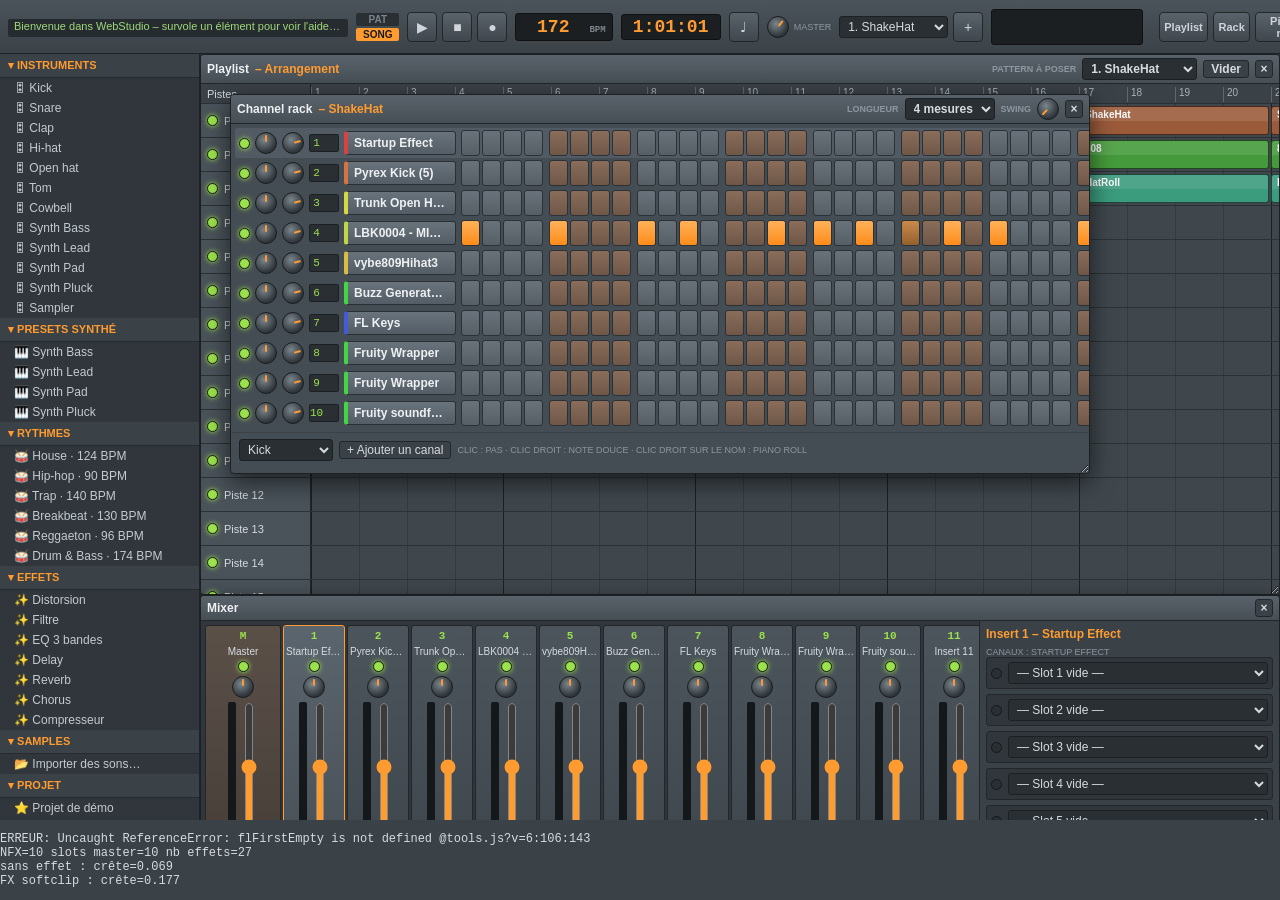
<file: mix-run.html>
﻿<!DOCTYPE html>
<html lang="fr">
<head><script>window.__log=[];window.onerror=(m,s,l,c)=>{__log.push('ERREUR: '+m+' @'+(s||'').split('/').pop()+':'+l+':'+c);};
window.addEventListener('unhandledrejection',e=>__log.push('PROMESSE: '+(e.reason&&e.reason.stack||e.reason)));
window.alert=m=>__log.push('ALERT: '+m);window.confirm=m=>{__log.push('CONFIRM: '+m);return false;};window.prompt=m=>{__log.push('PROMPT: '+m);return null;};
const _ce=console.error;console.error=(...a)=>{__log.push('CONSOLE: '+a.join(' '));_ce(...a);};</script>
<meta charset="utf-8">
<meta name="viewport" content="width=device-width, initial-scale=1">
<title>WebStudio – Studio de production</title>
<style>
:root{--acc:#ff9b2f;--grn:#9be14b;--txt:#d6dbe0;--dim:#8d969e}
*{box-sizing:border-box}
body{margin:0;height:100vh;overflow:hidden;background:#3a4147;color:var(--txt);font:12px "Segoe UI",Tahoma,sans-serif;display:flex;flex-direction:column;user-select:none}
select{background:#2a2f33;color:var(--txt);border:1px solid #1d2023;border-radius:3px;padding:2px 4px;font:inherit}
/* ---- Barre du haut ---- */
#top{display:flex;align-items:center;gap:8px;padding:4px 8px;background:linear-gradient(#4b545b,#3b4248);border-bottom:1px solid #1f2326;height:54px;flex:none}
#tb1{display:flex;flex-direction:column;width:340px;flex:none}
.menus{display:flex}
.menu{position:relative;padding:2px 7px;cursor:pointer;font-weight:700;color:#cfd5da;font-size:11px;border-radius:2px}
.menu:hover,.menu.open{background:#5b656d}
.dd{display:none;position:absolute;top:100%;left:0;background:#2f353a;border:1px solid #1d2023;min-width:230px;z-index:10000;box-shadow:0 6px 16px #0008;padding:3px 0}
.menu.open .dd{display:block}
.mi{display:flex;justify-content:space-between;gap:20px;padding:4px 12px;font-weight:400}
.mi:hover{background:var(--acc);color:#111}.mi small{opacity:.6}
.msep{height:1px;background:#444b51;margin:3px 0}
#hint{height:18px;margin-top:3px;padding:1px 6px;background:#262b2f;border-radius:2px;color:#9fd97a;font-size:11px;white-space:nowrap;overflow:hidden;text-overflow:ellipsis}
.modes{display:flex;flex-direction:column;gap:2px}
.mode{font-size:10px;font-weight:700;padding:1px 7px;border-radius:2px;background:#2a2f33;color:#7b858d;cursor:pointer;text-align:center}
.mode.on{background:var(--acc);color:#1a1a1a}
.tbtn{min-width:30px;height:30px;border-radius:4px;background:linear-gradient(#5a636b,#40474d);border:1px solid #23272a;color:#cfd5da;font-size:14px;cursor:pointer;display:flex;align-items:center;justify-content:center;padding:0 6px}
.tbtn:hover{border-color:var(--acc)}
#bPlay.on{color:var(--grn)}#bRec.on{color:#ff4b4b;text-shadow:0 0 6px #ff4b4b}#bMetro.on{color:var(--acc)}
.lcd{background:#1b1f22;border:1px solid #111;border-radius:3px;padding:2px 6px;color:var(--acc);font:600 18px Consolas,monospace;display:flex;align-items:baseline;gap:3px}
.lcd input{width:64px;background:none;border:none;color:var(--acc);font:inherit;text-align:right;outline:none}
.lcd small{font-size:9px;color:#7b858d}
#time{min-width:100px;justify-content:center}
.grp{display:flex;align-items:center;gap:5px}
.lab{font-size:9px;color:var(--dim);text-transform:uppercase}
#scope{background:#1b1f22;border-radius:3px;border:1px solid #111}
.winbtns .tbtn{font-size:11px;font-weight:700}
/* ---- Zone principale ---- */
#main{flex:1;display:flex;min-height:0}
#browser{width:200px;flex:none;background:#30363b;border-right:1px solid #1f2326;overflow:auto}
#browser.hidden{display:none}
.bh{padding:5px 8px;background:#3a4147;color:var(--acc);font-weight:700;font-size:11px;text-transform:uppercase;cursor:pointer;border-bottom:1px solid #262b2f}
.bl.closed{display:none}
.bi{padding:3px 8px 3px 14px;cursor:pointer;color:#c3cad0;white-space:nowrap;overflow:hidden;text-overflow:ellipsis}
.bi:hover{background:#4a535a;color:#fff}
#ws{flex:1;position:relative;overflow:hidden;background:repeating-linear-gradient(45deg,#2e3438 0 10px,#2b3135 10px 20px)}
body.drag #ws{outline:3px dashed var(--acc);outline-offset:-6px}
/* ---- Fenêtres ---- */
.win{position:absolute;display:flex;flex-direction:column;background:#454d54;border:1px solid #1d2124;border-radius:4px;box-shadow:0 8px 24px #0009;resize:both;overflow:hidden;min-width:280px;min-height:120px}
.wt{display:flex;align-items:center;gap:6px;padding:3px 6px;background:linear-gradient(#59626a,#474f56);border-bottom:1px solid #23272a;cursor:move;flex:none;font-weight:600;white-space:nowrap;overflow:hidden}
.wt .ttl{color:#eef1f3}.wt .sub{color:var(--acc)}.sp{flex:1}
.wt button,.btn{background:#3a4147;border:1px solid #23272a;color:var(--txt);border-radius:3px;padding:1px 7px;cursor:pointer;font:inherit}
.wt button:hover,.btn:hover{border-color:var(--acc)}
.wt .x{width:18px;height:18px;padding:0;line-height:14px}
.wt .x:hover{background:#d9534f;color:#fff}
.wb{flex:1;min-height:0;overflow:auto;position:relative}
.led{width:11px;height:11px;border-radius:50%;background:#2a2f33;border:1px solid #15181a;cursor:pointer;flex:none}
.led.on{background:var(--grn);box-shadow:0 0 5px var(--grn)}
.led.solo{outline:2px solid #4fb3ff}
.knob{width:22px;height:22px;border-radius:50%;background:radial-gradient(circle at 40% 35%,#7b858d,#2f3539 70%);border:1px solid #1a1d20;position:relative;cursor:ns-resize;flex:none}
.knob::after{content:"";position:absolute;left:50%;top:2px;width:2px;height:7px;margin-left:-1px;background:var(--acc);border-radius:1px;transform-origin:1px 8px;transform:rotate(var(--r,0deg))}
/* ---- Channel rack ---- */
#rack{padding:4px}
.crow{display:flex;align-items:center;gap:5px;padding:2px 4px;border-radius:3px;width:max-content}
.crow.sel{background:#525b63}
.insbox{width:30px;background:#2a2f33;border:1px solid #1d2023;color:var(--grn);font:11px Consolas,monospace;text-align:center;border-radius:2px;padding:2px 0}
.cname{width:112px;padding:4px 6px;background:linear-gradient(#69737b,#545d65);border:1px solid #2a2f33;border-left:4px solid;border-radius:3px;cursor:pointer;white-space:nowrap;overflow:hidden;text-overflow:ellipsis;font-weight:600;color:#eef1f3;flex:none}
.cname:hover{filter:brightness(1.15)}
.steps{display:flex;gap:2px}
.st{width:19px;height:26px;border-radius:3px;background:linear-gradient(#69727a,#575f66);border:1px solid #2c3135;cursor:pointer;flex:none}
.st.g4{margin-left:4px}
.st.alt{background:linear-gradient(#8a6d5a,#6f5747)}
.st.on{background:linear-gradient(#ffb15a,#ff8c1a)}
.st.on.ghost{background:linear-gradient(#c98a4a,#93612d)}
.st.prn{background:linear-gradient(#8fcfff,#4a90d0)}
.st.cur{box-shadow:inset 0 -5px 0 var(--grn)}
.prbtn{cursor:pointer;opacity:.7;font-size:14px}.prbtn:hover{opacity:1}
.rackfoot{padding:6px 8px;display:flex;gap:6px;align-items:center;border-top:1px solid #3a4147}
/* ---- Piano roll ---- */
#w-pr .wb{display:flex;flex-direction:column;overflow:hidden}
#prScroll{flex:1;overflow:auto;position:relative}
#prInner{display:flex;position:relative;width:max-content}
#prKeys{position:sticky;left:0;z-index:4;width:48px;flex:none}
.pk{border-bottom:1px solid #aaa;background:#eceff1;color:#555;font-size:9px;line-height:13px;padding-left:24px;cursor:pointer}
.pk.b{background:#25292c;border-color:#111;margin-right:14px}
.pk:active{background:var(--acc)}
#prGrid{position:relative;flex:none;background:#3d454b;cursor:crosshair}
#prRows,#prLines,#prNotes{position:absolute;inset:0}
#prLines{pointer-events:none;z-index:1;background-image:linear-gradient(90deg,rgba(0,0,0,.6) 1px,transparent 1px),linear-gradient(90deg,rgba(0,0,0,.35) 1px,transparent 1px),linear-gradient(90deg,rgba(0,0,0,.15) 1px,transparent 1px);background-size:352px 100%,88px 100%,22px 100%}
#prNotes{z-index:2}
.prr{border-bottom:1px solid #353c41;background:#4a535a}
.prr.b{background:#40484e}.prr.c{border-bottom-color:#22272b}
.note{position:absolute;border:1px solid #0007;border-radius:2px;font-size:9px;line-height:12px;color:#111;padding-left:2px;overflow:hidden;white-space:nowrap;cursor:move}
.note::after{content:"";position:absolute;right:0;top:0;bottom:0;width:5px;cursor:ew-resize;background:#0003}
.phead{position:absolute;top:0;bottom:0;width:2px;background:var(--grn);z-index:5;pointer-events:none;display:none}
#prVelWrap{height:64px;flex:none;overflow:hidden;background:#2a2f33;border-top:2px solid #1d2124}
#prVelIn{display:flex;height:100%;width:max-content}
.velpad{width:48px;flex:none;font-size:9px;color:#7b858d;padding:4px}
#prVel{position:relative;height:100%;flex:none;cursor:ns-resize;background-image:linear-gradient(90deg,rgba(255,255,255,.06) 1px,transparent 1px);background-size:88px 100%}
.vbar{position:absolute;bottom:0;width:16px;border-radius:2px 2px 0 0}
/* ---- Playlist ---- */
#plScroll{position:absolute;inset:0;overflow:auto}
#plInner{position:relative}
.plrow{display:flex;height:34px;border-bottom:1px solid #2c3135}
.plrow.ruler{height:20px;position:sticky;top:0;z-index:6;background:#3a4147}
.plth{width:110px;flex:none;position:sticky;left:0;z-index:5;background:#4a535a;border-right:1px solid #23272a;display:flex;align-items:center;gap:6px;padding:0 6px;font-size:11px;overflow:hidden;white-space:nowrap}
.ruler .plth{background:#3a4147;z-index:7}
.lane{position:relative;flex:none;background-color:#3f474d;background-image:linear-gradient(90deg,rgba(0,0,0,.45) 1px,transparent 1px),linear-gradient(90deg,rgba(0,0,0,.18) 1px,transparent 1px);background-size:192px 100%,48px 100%;cursor:copy}
.rlane{position:relative;flex:none;cursor:pointer}
.rb{position:absolute;top:3px;font-size:10px;color:#aab3ba;padding-left:3px;border-left:1px solid #666;height:15px}
.clip{position:absolute;top:2px;bottom:2px;border-radius:3px;border:1px solid #0008;padding:2px 5px;font-size:10px;font-weight:600;color:#fff;overflow:hidden;white-space:nowrap;cursor:grab;box-shadow:inset 0 14px 0 rgba(255,255,255,.1)}
/* ---- Mixer ---- */
#w-mix .wb{display:flex;overflow:hidden}
#strips{flex:1;display:flex;gap:2px;overflow-x:auto;padding:4px;background:#30363b}
.strip{width:62px;flex:none;background:linear-gradient(#4c555c,#3d454b);border:1px solid #23272a;border-radius:3px;display:flex;flex-direction:column;align-items:center;gap:4px;padding:4px 2px;cursor:pointer}
.strip.sel{border-color:var(--acc);background:linear-gradient(#5b656d,#454d54)}
.strip.master{width:76px;background:linear-gradient(#5a5048,#433b35)}
.snum{font:600 11px Consolas,monospace;color:var(--grn)}
.sname{font-size:10px;width:100%;text-align:center;overflow:hidden;white-space:nowrap;text-overflow:ellipsis}
.smid{flex:1;display:flex;gap:4px;min-height:50px;width:100%;justify-content:center}
.meter{width:8px;background:#15181a;border-radius:2px;position:relative;overflow:hidden}
.mfill{position:absolute;bottom:0;left:0;right:0;height:0;background:#5fd35f}
.fader{writing-mode:vertical-lr;direction:rtl;width:18px;accent-color:var(--acc);margin:0}
.sfx{font-size:9px;color:var(--acc);height:11px}
#fxPanel{width:300px;flex:none;overflow:auto;background:#3a4147;border-left:1px solid #23272a;padding:6px}
.fxh{font-weight:700;color:var(--acc);margin-bottom:6px}
.slot{background:#30363b;border:1px solid #23272a;border-radius:3px;padding:4px;margin-bottom:5px}
.slh{display:flex;gap:6px;align-items:center}.slh select{flex:1}
.kgrid{display:flex;flex-wrap:wrap;gap:6px 8px;padding:6px 2px 2px}
.kc{display:flex;flex-direction:column;align-items:center;width:62px}
.kc .knob{width:30px;height:30px}
.kc .knob::after{height:10px;transform-origin:1px 12px}
.kl{font-size:10px;color:#aab3ba;margin-top:2px;text-align:center}
.kv{font-size:10px;color:var(--grn);font-family:Consolas,monospace}
/* ---- Réglages canal / aide ---- */
#setBody{padding:8px}
.setrow{display:flex;gap:6px;align-items:center;flex-wrap:wrap;margin-bottom:6px}
.txt{background:#2a2f33;border:1px solid #1d2023;color:#eef1f3;padding:3px 5px;border-radius:3px;width:140px;font:inherit}
.sec{color:var(--acc);font-weight:700;font-size:11px;text-transform:uppercase;margin:10px 0 2px;border-bottom:1px solid #555d64}
#helpBody{padding:10px 14px;line-height:1.7}
#helpBody kbd{background:#222;border:1px solid #555;border-radius:3px;padding:0 5px;color:#fff;font:11px Consolas,monospace}
</style>
<link rel="stylesheet" href="css/extra.css?v=6">
</head>
<body>
<div id="top">
  <div id="tb1"><div class="menus" id="menus"></div><div id="hint">Bienvenue dans WebStudio – survole un élément pour voir l'aide ici.</div></div>
  <div class="modes"><div class="mode" data-mode="pat" data-hint="Mode Pattern : joue le pattern sélectionné (L)">PAT</div><div class="mode" data-mode="song" data-hint="Mode Song : joue la playlist (L)">SONG</div></div>
  <div class="grp">
    <button class="tbtn" id="bPlay" data-hint="Lecture / Stop (Espace)">▶</button>
    <button class="tbtn" id="bStop" data-hint="Stop">■</button>
    <button class="tbtn" id="bRec" data-hint="Enregistrement : joue au clavier pendant la lecture pour écrire les notes">●</button>
  </div>
  <div class="lcd" data-hint="Tempo (molette ou saisie)"><input id="tempo" type="number" min="20" max="300" step="1"><small>BPM</small></div>
  <div class="lcd" id="time" data-hint="Position : mesure:temps:pas">1:01:01</div>
  <button class="tbtn" id="bMetro" data-hint="Métronome">♩</button>
  <div class="grp"><span id="masterKnob"></span><span class="lab">Master</span></div>
  <div class="grp"><select id="patSel" data-hint="Pattern courant (+/- pavé numérique)"></select><button class="tbtn" id="bNewPat" data-hint="Nouveau pattern">+</button></div>
  <canvas id="scope" width="150" height="34" data-hint="Oscilloscope de sortie"></canvas>
  <div class="sp"></div>
  <div class="grp winbtns">
    <button class="tbtn" data-win="w-pl" data-hint="Playlist (F5)">Playlist</button>
    <button class="tbtn" data-win="w-rack" data-hint="Channel rack (F6)">Rack</button>
    <button class="tbtn" data-win="w-pr" data-hint="Piano roll (F7)">Piano roll</button>
    <button class="tbtn" id="bBrowser" data-hint="Navigateur (F8)">Navigateur</button>
    <button class="tbtn" data-win="w-mix" data-hint="Mixer (F9)">Mixer</button>
  </div>
</div>

<div id="main">
  <div id="browser"></div>
  <div id="ws">
    <!-- PLAYLIST -->
    <div class="win" id="w-pl">
      <div class="wt"><span class="ttl">Playlist</span><span class="sub">– Arrangement</span><span class="sp"></span>
 <span class="lab">Pattern à poser</span><select id="plPat"></select>
        <button id="plClear">Vider</button><button class="x">×</button></div>
      <div class="wb"><div id="plScroll"><div id="plInner"><div class="plrow ruler" id="plRuler"></div><div id="plTracks"></div><div class="phead" id="plHead"></div></div></div></div>
    </div>
    <!-- MIXER -->
    <div class="win" id="w-mix">
      <div class="wt"><span class="ttl">Mixer</span><span class="sp"></span><button class="x">×</button></div>
      <div class="wb"><div id="strips"></div><div id="fxPanel"></div></div>
    </div>
    <!-- CHANNEL RACK -->
    <div class="win" id="w-rack">
      <div class="wt"><span class="ttl">Channel rack</span><span class="sub" id="rackPat"></span><span class="sp"></span>
        <span class="lab">Longueur</span>
 <select id="patLen"><option value="16">1 mesure</option><option value="32">2 mesures</option><option value="48">3 mesures</option><option value="64">4 mesures</option></select>
 <span class="lab">Swing</span><span id="swingK"></span><button class="x">×</button></div>
      <div class="wb"><div id="rack"></div>
 <div class="rackfoot"><select id="addChType"></select><button class="btn" id="addChBtn">+ Ajouter un canal</button><span class="lab">Clic : pas · clic droit : note douce · clic droit sur le nom : piano roll</span></div></div>
    </div>
    <!-- PIANO ROLL -->
    <div class="win" id="w-pr">
      <div class="wt"><span class="ttl">Piano roll</span><span class="sub" id="prTitle"></span><span class="sp"></span>
        <select id="prCh" data-hint="Canal édité"></select>
        <span class="lab">Note</span><select id="prLen"><option value="1">1/16</option><option value="2">1/8</option><option value="4">1/4</option><option value="8">1/2</option><option value="16">1 mes.</option></select>
        <span class="lab">Accord</span><select id="prChord" data-hint="Pose un accord entier à chaque clic"></select>
 <button data-tr="-12" data-hint="Transposer −1 octave">-12</button><button data-tr="-1" data-hint="Transposer −1 demi-ton">-1</button>
        <button data-tr="1" data-hint="Transposer +1 demi-ton">+1</button><button data-tr="12" data-hint="Transposer +1 octave">+12</button>
        <button id="prHum" data-hint="Varie légèrement les vélocités">Humaniser</button><button id="prClr">Vider</button><button class="x">×</button></div>
      <div class="wb">
        <div id="prScroll"><div id="prInner"><div id="prKeys"></div>
          <div id="prGrid"><div id="prRows"></div><div id="prLines"></div><div id="prNotes"></div><div class="phead" id="prHead"></div></div></div></div>
        <div id="prVelWrap"><div id="prVelIn"><div class="velpad">Vélocité</div><div id="prVel"></div></div></div>
      </div>
    </div>
    <!-- RÉGLAGES CANAL -->
    <div class="win" id="w-set">
      <div class="wt"><span class="ttl" id="setTitle">Canal</span><span class="sp"></span><button class="x">×</button></div>
      <div class="wb"><div id="setBody"></div></div>
    </div>
    <!-- AIDE -->
    <div class="win" id="w-help">
      <div class="wt"><span class="ttl">Raccourcis clavier</span><span class="sp"></span><button class="x">×</button></div>
      <div class="wb"><div id="helpBody">
        <kbd>Espace</kbd> lecture / stop · <kbd>L</kbd> mode Pattern / Song<br>
        <kbd>F5</kbd> Playlist · <kbd>F6</kbd> Channel rack · <kbd>F7</kbd> Piano roll · <kbd>F8</kbd> Navigateur · <kbd>F9</kbd> Mixer<br>
        <kbd>Ctrl+Z</kbd> annuler · <kbd>Ctrl+Y</kbd> rétablir · <kbd>Ctrl+S</kbd> enregistrer · <kbd>Ctrl+O</kbd> ouvrir · <kbd>Ctrl+R</kbd> export WAV<br>
 <kbd>Pavé +</kbd> / <kbd>Pavé −</kbd> pattern suivant / précédent · <kbd>←</kbd> <kbd>→</kbd> octave du clavier<br>
        Clavier de l'ordi = piano (position physique, AZERTY ok) : rangée du bas <kbd>W X C V B N</kbd>… et rangée du haut <kbd>A Z E R T</kbd>…<br>
        <b>Channel rack</b> : clic = pas, clic droit = note douce, clic droit sur LED = solo, clic nom = réglages, clic droit nom = piano roll<br>
        <b>Piano roll</b> : clic = note, glisser = déplacer, bord droit = longueur, clic droit = supprimer, bande du bas = vélocité<br>
 <b>Playlist</b> : clic = poser le pattern choisi, glisser = déplacer, clic droit = supprimer, clic sur un clip = éditer ce pattern, clic sur la règle = position<br>
        <b>Mixer</b> : chaque canal va dans un insert (numéro vert du rack), 4 slots d'effets par insert<br>
        <b>Boutons rotatifs</b> : glisser verticalement (Maj = fin), molette, double-clic = valeur par défaut<br>
 Glisse des fichiers audio sur la fenêtre pour créer des canaux Sampler.
      </div></div>
    </div>
  </div>
</div>
<input type="file" id="fileProj" accept=".json" hidden>
<input type="file" id="fileSmp" accept="audio/*" multiple hidden>

<script>
"use strict";
/* ================= Helpers ================= */
const $=s=>document.querySelector(s), $$=s=>[...document.querySelectorAll(s)];
function el(tag,cls,txt){const e=document.createElement(tag);if(cls)e.className=cls;if(txt!=null)e.textContent=txt;return e;}
const clamp=(v,a,b)=>Math.max(a,Math.min(b,v));
const clone=o=>JSON.parse(JSON.stringify(o));
const semi=s=>Math.pow(2,s/12);
const NN=['C','C#','D','D#','E','F','F#','G','G#','A','A#','B'];
const noteName=m=>NN[m%12]+Math.floor(m/12);
const isBlack=m=>[1,3,6,8,10].includes(m%12);
const fmtPct=v=>Math.round(v*100)+'%';
const fmtPan=v=>Math.abs(v)<.02?'Centre':(v<0?'G ':'D ')+Math.round(Math.abs(v)*100);
const fmtHz=v=>v>=1000?(v/1000).toFixed(1)+' kHz':Math.round(v)+' Hz';
const fmtMs=v=>v>=1?v.toFixed(2)+' s':Math.round(v*1000)+' ms';
const fmtSt=v=>(Math.round(v)>0?'+':'')+Math.round(v)+' st';
const fmtDb=v=>(v>0?'+':'')+v.toFixed(1)+' dB';
function setHint(t){$('#hint').textContent=t;}
function download(blob,name){const a=el('a');a.href=URL.createObjectURL(blob);a.download=name;document.body.appendChild(a);a.click();a.remove();setTimeout(()=>URL.revokeObjectURL(a.href),2000);}

/* ================= Constantes ================= */
const DRUMS=['kick','snare','clap','hat','ohat','tom','perc'], SYNTHS=['bass','lead','pad','pluck'];
const TYPE_NAMES={kick:'Kick',snare:'Snare',clap:'Clap',hat:'Hi-hat',ohat:'Open hat',tom:'Tom',perc:'Cowbell',bass:'Synth Bass',lead:'Synth Lead',pad:'Synth Pad',pluck:'Synth Pluck',sampler:'Sampler'};
const HUES={kick:20,snare:200,clap:330,hat:50,ohat:60,tom:280,perc:160,bass:250,lead:120,pad:190,pluck:90,sampler:0};
const NFX=10, NINS=12, NTRACKS=32, NBARS=160, CW=22, ROWH=14, PR_HI=96, PR_LO=24, BARW=48, TRH=34;
const PRESETS={
  bass:{wave:'sawtooth',detune:5,cutoff:500,res:6,fenv:1500,attack:.003,decay:.2,sustain:.6,release:.12,gain:.75},
  lead:{wave:'square',detune:12,cutoff:2500,res:3,fenv:1000,attack:.01,decay:.3,sustain:.7,release:.3,gain:.45},
  pad:{wave:'sawtooth',detune:18,cutoff:1400,res:1,fenv:300,attack:.5,decay:1,sustain:.8,release:1.4,gain:.35},
  pluck:{wave:'triangle',detune:4,cutoff:1800,res:2,fenv:5000,attack:.002,decay:.25,sustain:0,release:.2,gain:.65}
};
const CHORDS={'Aucun':[0],'Majeur':[0,4,7],'Mineur':[0,3,7],'7':[0,4,7,10],'Maj7':[0,4,7,11],'Min7':[0,3,7,10],'Sus4':[0,5,7],'Quinte':[0,7,12]};
const RHYTHMS={
  'House':{bpm:124,kick:'x---x---x---x---',clap:'----x-------x---',hat:'--x---x---x---x-',perc:'-------o------o-'},
  'Hip-hop':{bpm:90,kick:'x-----x---x-----',snare:'----x-------x---',hat:'x-x-x-x-x-x-x-xo'},
  'Trap':{bpm:140,kick:'x------x--x-----',clap:'--------x-------',hat:'x-x-xoxox-x-xxxx',ohat:'--------------x-'},
  'Breakbeat':{bpm:130,kick:'x-x-------x-----',snare:'----x--o-o--x--o',hat:'x-x-x-x-x-x-x-x-'},
  'Reggaeton':{bpm:96,kick:'x---x---x---x---',snare:'---x--x----x--x-',hat:'x-x-x-x-x-x-x-x-'},
  'Drum & Bass':{bpm:174,kick:'x---------x-----',snare:'----x-------x---',hat:'x-xox-x-x-xox-x-',ohat:'-------x--------'}
};
function stepsFrom(str,len){const r=[];if(!str)return r;for(let i=0;i<len;i++){const c=str[i%str.length];if(c==='x')r.push({s:i,n:60,l:1,v:.85});else if(c==='o')r.push({s:i,n:60,l:1,v:.45});}return r;}
const nt=(a,v)=>({s:a[0],n:a[1],l:a[2],v:v||.85});

/* ================= Effets (mixer) ================= */
function distCurve(k){const n=1024,c=new Float32Array(n);for(let i=0;i<n;i++){const x=i*2/n-1;c[i]=(1+k)*x/(1+k*Math.abs(x));}return c;}
const FX={
  dist:{name:'Distorsion',def:{drive:.4,mix:1},params:[['drive',0,1,'Drive',fmtPct],['mix',0,1,'Mix',fmtPct]],
    make(E){const ac=E.ac,i=ac.createGain(),o=ac.createGain(),ws=ac.createWaveShaper(),dry=ac.createGain(),wet=ac.createGain();ws.oversample='2x';
      i.connect(dry);dry.connect(o);i.connect(ws);ws.connect(wet);wet.connect(o);
      return{in:i,out:o,nodes:[i,o,ws,dry,wet],set(p){ws.curve=distCurve(p.drive*80);wet.gain.value=p.mix*(1-p.drive*.5);dry.gain.value=1-p.mix;}};}},
  filter:{name:'Filtre',def:{type:0,freq:1500,q:1},params:[['type',0,2,'Type',v=>['Passe-bas','Passe-haut','Passe-bande'][Math.round(v)]],['freq',40,18000,'Fréquence',fmtHz,true],['q',.1,20,'Résonance',v=>v.toFixed(1)]],
    make(E){const f=E.ac.createBiquadFilter();return{in:f,out:f,nodes:[f],set(p){f.type=['lowpass','highpass','bandpass'][Math.round(p.type)];f.frequency.value=p.freq;f.Q.value=p.q;}};}},
  eq:{name:'EQ 3 bandes',def:{low:0,mid:0,high:0},params:[['low',-15,15,'Graves',fmtDb],['mid',-15,15,'Médiums',fmtDb],['high',-15,15,'Aigus',fmtDb]],
    make(E){const ac=E.ac,l=ac.createBiquadFilter(),m=ac.createBiquadFilter(),h=ac.createBiquadFilter();
      l.type='lowshelf';l.frequency.value=200;m.type='peaking';m.frequency.value=1000;m.Q.value=.8;h.type='highshelf';h.frequency.value=5000;l.connect(m);m.connect(h);
      return{in:l,out:h,nodes:[l,m,h],set(p){l.gain.value=p.low;m.gain.value=p.mid;h.gain.value=p.high;}};}},
  delay:{name:'Delay',def:{time:.75,fb:.4,mix:.3},params:[['time',.25,2,'Temps',v=>(Math.round(v*4)/4)+' temps'],['fb',0,.9,'Feedback',fmtPct],['mix',0,1,'Mix',fmtPct]],
    make(E){const ac=E.ac,i=ac.createGain(),o=ac.createGain(),d=ac.createDelay(4),fb=ac.createGain(),w=ac.createGain();
      i.connect(o);i.connect(d);d.connect(fb);fb.connect(d);d.connect(w);w.connect(o);
      return{in:i,out:o,nodes:[i,o,d,fb,w],set(p){d.delayTime.value=clamp((Math.round(p.time*4)/4)*60/S.bpm,.01,4);fb.gain.value=p.fb;w.gain.value=p.mix;}};}},
  reverb:{name:'Reverb',def:{mix:.3,damp:6000},params:[['mix',0,1,'Mix',fmtPct],['damp',500,18000,'Amorti',fmtHz,true]],
    make(E){const ac=E.ac,i=ac.createGain(),o=ac.createGain(),c=ac.createConvolver(),lp=ac.createBiquadFilter(),w=ac.createGain();c.buffer=E.ir;
      i.connect(o);i.connect(c);c.connect(lp);lp.connect(w);w.connect(o);
      return{in:i,out:o,nodes:[i,o,c,lp,w],set(p){w.gain.value=p.mix;lp.frequency.value=p.damp;}};}},
  chorus:{name:'Chorus',def:{rate:1.2,depth:.5,mix:.5},params:[['rate',.1,8,'Vitesse',v=>v.toFixed(1)+' Hz'],['depth',0,1,'Profondeur',fmtPct],['mix',0,1,'Mix',fmtPct]],
    make(E){const ac=E.ac,i=ac.createGain(),o=ac.createGain(),d=ac.createDelay(.1),lfo=ac.createOscillator(),lg=ac.createGain(),w=ac.createGain();
      d.delayTime.value=.015;lfo.connect(lg);lg.connect(d.delayTime);lfo.start();i.connect(o);i.connect(d);d.connect(w);w.connect(o);
      return{in:i,out:o,nodes:[i,o,d,lfo,lg,w],set(p){lfo.frequency.value=p.rate;lg.gain.value=p.depth*.006;w.gain.value=p.mix;}};}},
  comp:{name:'Compresseur',def:{thr:-18,ratio:4,gain:1.4},params:[['thr',-60,0,'Seuil',v=>v.toFixed(0)+' dB'],['ratio',1,20,'Ratio',v=>v.toFixed(1)+':1'],['gain',0,4,'Gain',v=>'×'+v.toFixed(2)]],
    make(E){const ac=E.ac,c=ac.createDynamicsCompressor(),g=ac.createGain();c.connect(g);
      return{in:c,out:g,nodes:[c,g],set(p){c.threshold.value=p.thr;c.ratio.value=p.ratio;g.gain.value=p.gain;}};}}
};

/* ================= Projet ================= */
function baseProject(){
  return {v:2,bpm:128,swing:0,mode:'pat',pat:0,sel:0,selIns:1,oct:5,prLen:2,prVel:.8,chord:'Aucun',metro:false,nextId:1,
    patterns:[{name:'Pattern 1',len:16}],channels:[],
    tracks:Array.from({length:NTRACKS},(_,i)=>({name:'Piste '+(i+1),mute:false})),clips:[],
    inserts:Array.from({length:NINS+1},(_,i)=>({name:i?'Insert '+i:'Master',vol:.8,pan:0,mute:false,fx:Array(NFX).fill(null)}))};
}
function newChannel(P,type,name){
  const ch={id:P.nextId++,type,name:name||TYPE_NAMES[type],vol:.78,pan:0,mute:false,solo:false,ins:0,pitch:0,decay:1,cut:false,file:'',
    color:HUES[type]||0,notes:P.patterns.map(()=>[])};
  if(SYNTHS.includes(type))ch.synth=clone(PRESETS[type]);
  return ch;
}
function demoProject(){
  const P=baseProject();
  P.patterns=[{name:'Batterie',len:16},{name:'Basse',len:16},{name:'Mélodie',len:32}];
  const add=(type,ins,steps)=>{const c=newChannel(P,type);c.ins=ins;if(steps)c.notes[0]=stepsFrom(steps,16);P.channels.push(c);return c;};
  add('kick',1,'x---x---x---x---');add('snare',2,'------------o--o');add('clap',2,'----x-------x---');
  add('hat',3,'o-x-o-x-o-x-o-xo');add('ohat',3,'--------------x-');add('perc',4,'---o-------o----');
  const bass=add('bass',5);bass.notes[1]=[[0,45,2],[3,45,1],[6,48,2],[10,43,2],[14,45,2]].map(a=>nt(a));
  const lead=add('lead',6);lead.notes[2]=[[0,69,2],[2,72,2],[4,76,3],[8,74,2],[10,72,2],[12,71,4],[16,69,2],[18,72,2],[20,76,2],[22,79,2],[24,77,3],[28,76,4]].map(a=>nt(a));
  const pad=add('pad',7);pad.notes[2]=[[0,57,16],[0,60,16],[0,64,16],[16,55,16],[16,59,16],[16,62,16]].map(a=>nt(a,.6));
  ['Kick','Snare/Clap','Hats','Perc','Bass','Lead','Pad'].forEach((n,i)=>P.inserts[i+1].name=n);
  P.inserts[1].fx[0]={type:'eq',on:true,p:{low:3,mid:-2,high:0}};
  P.inserts[6].fx[0]={type:'delay',on:true,p:{time:.75,fb:.35,mix:.25}};
  P.inserts[6].fx[1]={type:'reverb',on:true,p:{mix:.25,damp:6000}};
  P.inserts[7].fx[0]={type:'chorus',on:true,p:{rate:.8,depth:.6,mix:.5}};
  P.inserts[7].fx[1]={type:'reverb',on:true,p:{mix:.45,damp:5000}};
  P.tracks[0].name='Batterie';P.tracks[1].name='Basse';P.tracks[2].name='Mélodie';
  for(let b=0;b<8;b++)P.clips.push({t:0,b,p:0});
  for(let b=2;b<8;b++)P.clips.push({t:1,b,p:1});
  P.clips.push({t:2,b:4,p:2},{t:2,b:6,p:2});
  P.sel=7;
  return P;
}
function normalize(P){
  const D=baseProject();P=Object.assign(baseProject(),P);
  if(!Array.isArray(P.inserts))P.inserts=D.inserts;
  while(P.inserts.length<NINS+1)P.inserts.push(D.inserts[P.inserts.length]);
  P.inserts.forEach(i=>{if(!Array.isArray(i.fx))i.fx=[];while(i.fx.length<NFX)i.fx.push(null);});
  if(!Array.isArray(P.tracks))P.tracks=D.tracks;
  while(P.tracks.length<NTRACKS)P.tracks.push(D.tracks[P.tracks.length]);
  if(!Array.isArray(P.clips))P.clips=[];
  let mx=0;P.channels.forEach(c=>{if(typeof c.id==='number')mx=Math.max(mx,c.id);});
  P.channels.forEach(c=>{
    if(typeof c.id!=='number')c.id=++mx;
    if(!Array.isArray(c.notes))c.notes=[];
    while(c.notes.length<P.patterns.length)c.notes.push([]);
    if(SYNTHS.includes(c.type)&&!c.synth)c.synth=clone(PRESETS[c.type]);
    if(c.ins==null)c.ins=0;
  });
  P.nextId=Math.max(P.nextId||1,mx+1);
  P.pat=clamp(P.pat|0,0,P.patterns.length-1);
  P.sel=clamp(P.sel|0,0,Math.max(0,P.channels.length-1));
  P.selIns=clamp(P.selIns|0,0,NINS);
  return P;
}
let SAMPLES={};
try{SAMPLES=JSON.parse(localStorage.getItem('webstudio2-samples'))||{};}catch(e){SAMPLES={};}
let S;
try{S=JSON.parse(localStorage.getItem('webstudio2'));if(!S||!Array.isArray(S.channels)||!Array.isArray(S.patterns))throw 0;S=normalize(S);}
catch(e){S=demoProject();}
const patLen=p=>S.patterns[p]?S.patterns[p].len:16;
const patHue=p=>(p*47+20)%360;
function songLenSteps(){let L=0;S.clips.forEach(c=>{L=Math.max(L,c.b*16+patLen(c.p));});return L;}
function freeIns(){for(let k=1;k<=NINS;k++)if(!S.channels.some(c=>c.ins===k))return k;return 0;}

/* ---- Annuler / sauvegarde auto ---- */
let undoS=[],redoS=[],lastSnap=null,saveT=null,soonT=null;
function saveLS(j){clearTimeout(saveT);saveT=setTimeout(()=>{try{localStorage.setItem('webstudio2',j);}catch(e){}},300);}
function commit(){const j=JSON.stringify(S);if(j===lastSnap)return;if(lastSnap)undoS.push(lastSnap);if(undoS.length>100)undoS.shift();redoS=[];lastSnap=j;saveLS(j);}
function commitSoon(){clearTimeout(soonT);soonT=setTimeout(commit,400);}
function undo(){if(!undoS.length){setHint('Rien à annuler');return;}redoS.push(lastSnap);lastSnap=undoS.pop();S=normalize(JSON.parse(lastSnap));afterLoad();saveLS(lastSnap);setHint('Annulé');}
function redo(){if(!redoS.length){setHint('Rien à rétablir');return;}undoS.push(lastSnap);lastSnap=redoS.pop();S=normalize(JSON.parse(lastSnap));afterLoad();saveLS(lastSnap);setHint('Rétabli');}
function saveSamples(){try{localStorage.setItem('webstudio2-samples',JSON.stringify(SAMPLES));}catch(e){setHint('Samples trop lourds pour la sauvegarde auto : utilise Fichier > Enregistrer.');}}

/* ================= Moteur audio ================= */
let ac=null,E=null;
const sampleBufs={}, noiseCache=new WeakMap(), irCache=new WeakMap();
function getNoise(a){if(!noiseCache.has(a)){const b=a.createBuffer(1,a.sampleRate,a.sampleRate),d=b.getChannelData(0);for(let i=0;i<d.length;i++)d[i]=Math.random()*2-1;noiseCache.set(a,b);}return noiseCache.get(a);}
function getIR(a){if(!irCache.has(a)){const len=Math.floor(a.sampleRate*2.8),b=a.createBuffer(2,len,a.sampleRate);for(let c=0;c<2;c++){const d=b.getChannelData(c);for(let i=0;i<len;i++)d[i]=(Math.random()*2-1)*Math.pow(1-i/len,3);}irCache.set(a,b);}return irCache.get(a);}
function ensureAudio(){
  if(!ac){ac=new (window.AudioContext||window.webkitAudioContext)();E=buildEngine(ac,ac.destination,true);Object.keys(SAMPLES).forEach(id=>loadSample(id));}
  else if(ac.state==='suspended')ac.resume();
}
function buildEngine(a,dest,live){
  const EE={ac:a,nodes:[],ins:[],ch:[],noise:getNoise(a),ir:getIR(a)};
  const N=n=>{EE.nodes.push(n);return n;};
  S.inserts.forEach((ins,i)=>{
    const input=N(a.createGain()),pan=N(a.createStereoPanner()),fader=N(a.createGain());
    let last=input;const fx=[];
    ins.fx.forEach((f,j)=>{
      if(!f||!FX[f.type]){fx[j]=null;return;}
      const u=FX[f.type].make(EE);u.nodes.forEach(N);u.set(f.p);
      if(f.on!==false){last.connect(u.in);last=u.out;}
      fx[j]=u;
    });
    last.connect(pan);pan.connect(fader);
    let an=null;if(live){an=N(a.createAnalyser());an.fftSize=512;fader.connect(an);}
    EE.ins[i]={input,pan,fader,fx,an};
  });
  EE.ins.forEach((x,i)=>{
    if(i===0){const lim=N(a.createDynamicsCompressor());lim.threshold.value=-2;lim.ratio.value=12;lim.attack.value=.003;lim.release.value=.15;
      x.fader.connect(lim);lim.connect(dest);
      if(live){EE.masterAn=N(a.createAnalyser());EE.masterAn.fftSize=1024;lim.connect(EE.masterAn);}}
    else x.fader.connect(EE.ins[0].input);
  });
  S.channels.forEach((ch,i)=>{const g=N(a.createGain()),p=N(a.createStereoPanner());g.connect(p);p.connect((EE.ins[ch.ins]||EE.ins[0]).input);EE.ch[i]={in:g,g,p};});
  if(live){EE.metro=N(a.createGain());EE.metro.gain.value=.25;EE.metro.connect(dest);}
  applyParams(EE);
  return EE;
}
function teardown(old){if(!old)return;old.nodes.forEach(n=>{try{n.disconnect();}catch(e){}if(n.stop){try{n.stop();}catch(e){}}});}
function rebuild(){if(!ac)return;const old=E;E=buildEngine(ac,ac.destination,true);teardown(old);}
function applyParams(EE){
  if(!EE)return;const anySolo=S.channels.some(c=>c.solo);
  S.channels.forEach((ch,i)=>{const n=EE.ch[i];if(!n)return;n.g.gain.value=(!ch.mute&&(!anySolo||ch.solo))?ch.vol:0;n.p.pan.value=ch.pan;});
  S.inserts.forEach((ins,i)=>{const x=EE.ins[i];if(!x)return;x.fader.gain.value=ins.mute?0:ins.vol;x.pan.pan.value=ins.pan;
    ins.fx.forEach((f,j)=>{if(f&&x.fx[j])x.fx[j].set(f.p);});});
}
function playDrum(EE,ch,out,t,semis,vel){
  const a=EE.ac,p=semi(ch.pitch+semis),k=ch.decay||1;
  const env=(g,peak,dec)=>{g.gain.setValueAtTime(peak,t);g.gain.exponentialRampToValueAtTime(.001,t+dec);};
  const noise=dur=>{const s=a.createBufferSource();s.buffer=EE.noise;s.start(t);s.stop(t+dur);return s;};
  const osc=(type,f0,f1,tt)=>{const o=a.createOscillator();o.type=type;o.frequency.setValueAtTime(f0,t);if(f1)o.frequency.exponentialRampToValueAtTime(f1,t+tt);return o;};
  switch(ch.type){
    case 'kick':{const o=osc('sine',160*p,42*p,.12),g=a.createGain(),c=osc('triangle',1200*p,200*p,.02),cg=a.createGain();
      env(g,vel,.45*k);env(cg,vel*.35,.025);o.connect(g);c.connect(cg);g.connect(out);cg.connect(out);o.start(t);o.stop(t+.5*k+.05);c.start(t);c.stop(t+.05);break;}
    case 'snare':{const n=noise(.3*k+.05),f=a.createBiquadFilter(),g=a.createGain();f.type='highpass';f.frequency.value=1200*p;env(g,.7*vel,.2*k);n.connect(f);f.connect(g);g.connect(out);
      const o=osc('triangle',200*p,120*p,.1),g2=a.createGain();env(g2,.6*vel,.12);o.connect(g2);g2.connect(out);o.start(t);o.stop(t+.15);break;}
    case 'clap':{const f=a.createBiquadFilter(),g=a.createGain();f.type='bandpass';f.frequency.value=1500*p;f.Q.value=1.2;
      [0,.012,.024].forEach(o=>{g.gain.setValueAtTime(vel,t+o);g.gain.exponentialRampToValueAtTime(.05,t+o+.01);});
      g.gain.setValueAtTime(vel*.8,t+.036);g.gain.exponentialRampToValueAtTime(.001,t+.036+.22*k);
      const n=noise(.3*k+.08);n.connect(f);f.connect(g);g.connect(out);break;}
    case 'hat':case 'ohat':{const n=noise(.4*k+.05),f=a.createBiquadFilter(),g=a.createGain();f.type='highpass';f.frequency.value=7000*p;
      env(g,.45*vel,(ch.type==='hat'?.05:.35)*k);n.connect(f);f.connect(g);g.connect(out);break;}
    case 'tom':{const o=osc('sine',220*p,90*p,.3),g=a.createGain();env(g,.8*vel,.4*k);o.connect(g);g.connect(out);o.start(t);o.stop(t+.45*k+.05);break;}
    case 'perc':{const f=a.createBiquadFilter(),g=a.createGain();f.type='bandpass';f.frequency.value=800*p;f.Q.value=2;
      [540,800].forEach(fr=>{const o=osc('square',fr*p);o.connect(f);o.start(t);o.stop(t+.35*k);});env(g,.5*vel,.3*k);f.connect(g);g.connect(out);break;}
  }
}
function playSynth(EE,ch,out,t,n,dur,vel){
  const a=EE.ac,s=ch.synth,f=440*Math.pow(2,(n+ch.pitch-69)/12);
  const g=a.createGain(),lp=a.createBiquadFilter();lp.type='lowpass';lp.Q.value=s.res;
  lp.frequency.setValueAtTime(clamp(s.cutoff+s.fenv,30,20000),t);
  lp.frequency.setTargetAtTime(clamp(s.cutoff,30,20000),t+.005,Math.max(.02,s.decay/2));
  const oscs=[-1,1].map(d=>{const o=a.createOscillator();o.type=s.wave;o.frequency.value=f;o.detune.value=d*s.detune;o.connect(lp);o.start(t);return o;});
  lp.connect(g);g.connect(out);
  const peak=s.gain*vel*.45,at=Math.max(.002,s.attack),r=Math.max(.01,s.release);
  g.gain.setValueAtTime(0,t);g.gain.linearRampToValueAtTime(peak,t+at);g.gain.setTargetAtTime(peak*s.sustain,t+at,Math.max(.01,s.decay/3));
  if(dur!=null){const e=t+Math.max(at,dur);g.gain.setTargetAtTime(0,e,r/4);oscs.forEach(o=>o.stop(e+r+.1));}
  return {g,oscs,r,a};
}
function playSample(EE,ch,out,t,semis,dur,vel){
  const buf=sampleBufs[ch.id];if(!buf)return null;
  const a=EE.ac,src=a.createBufferSource(),g=a.createGain();src.buffer=buf;src.playbackRate.value=semi(ch.pitch+semis);g.gain.value=vel;
  src.connect(g);g.connect(out);src.start(t);
  if(ch.cut&&dur!=null){g.gain.setValueAtTime(vel,t+dur);g.gain.linearRampToValueAtTime(0,t+dur+.02);src.stop(t+dur+.03);}
  return null;
}
function playCh(EE,ch,i,t,n,dur,v){
  const node=EE.ch[i];if(!node||!ch)return null;const out=node.in;
  if(DRUMS.includes(ch.type)){playDrum(EE,ch,out,t,n-60,v);return null;}
  if(ch.type==='sampler')return playSample(EE,ch,out,t,n-60,dur,v);
  return playSynth(EE,ch,out,t,n,dur,v);
}
function releaseVoice(h){
  if(!h||!h.oscs)return;const now=h.a.currentTime;
  h.g.gain.cancelScheduledValues(now);h.g.gain.setValueAtTime(h.g.gain.value,now);h.g.gain.setTargetAtTime(0,now,h.r/4);
  h.oscs.forEach(o=>{try{o.stop(now+h.r+.1);}catch(e){}});
}
function click(t,accent){const o=ac.createOscillator(),g=ac.createGain();o.type='square';o.frequency.value=accent?1800:1200;
  g.gain.setValueAtTime(.5,t);g.gain.exponentialRampToValueAtTime(.001,t+.03);o.connect(g);g.connect(E.metro);o.start(t);o.stop(t+.04);}
function loadSample(id){
  if(!ac||!SAMPLES[id])return Promise.resolve();
  return fetch(SAMPLES[id]).then(r=>r.arrayBuffer()).then(b=>ac.decodeAudioData(b)).then(buf=>{sampleBufs[id]=buf;}).catch(()=>setHint('Impossible de décoder un sample.'));
}

/* ================= Séquenceur ================= */
let playing=false,gstep=0,nextT=0,timer=null,uiQ=[],curLocal=-1,curT=0,recOn=false;
function stepEvents(g,mode,cb){
  if(mode==='song'){S.clips.forEach(c=>{if(S.tracks[c.t]&&S.tracks[c.t].mute)return;const l=g-c.b*16;if(l>=0&&l<patLen(c.p))cb(c.p,l);});}
  else cb(S.pat,g%patLen(S.pat));
}
function scheduleStep(EE,g,t,sd,mode){
  stepEvents(g,mode,(p,l)=>{S.channels.forEach((ch,i)=>{const ns=ch.notes[p];if(ns)for(const n of ns)if(n.s===l)playCh(EE,ch,i,t,n.n,n.l*sd,n.v);});});
}
function sched(){
  const sd=60/S.bpm/4;
  while(nextT<ac.currentTime+.12){
    scheduleStep(E,gstep,nextT+((gstep%2)?S.swing*sd*.66:0),sd,S.mode);
    if(S.metro&&gstep%4===0)click(nextT,gstep%16===0);
    uiQ.push({g:gstep,t:nextT});
    nextT+=sd;gstep++;
    const L=S.mode==='song'?Math.max(16,songLenSteps()):patLen(S.pat);
    if(gstep>=L)gstep=0;
  }
}
function start(){ensureAudio();if(playing)return;playing=true;nextT=ac.currentTime+.05;timer=setInterval(sched,25);$('#bPlay').classList.add('on');$('#bPlay').textContent='❚❚';}
function stop(){playing=false;clearInterval(timer);gstep=0;uiQ=[];curLocal=-1;$$('.st.cur').forEach(x=>x.classList.remove('cur'));
  $('#prHead').style.display='none';$('#plHead').style.display='none';$('#time').textContent='1:01:01';$('#bPlay').classList.remove('on');$('#bPlay').textContent='▶';}
function togglePlay(){playing?stop():start();}
function seek(g){gstep=g;uiQ=[];if(playing&&ac)nextT=ac.currentTime+.05;$('#time').textContent=fmtTime(g);
  const pl=$('#plHead');pl.style.display='block';pl.style.left=(110+g/16*BARW)+'px';}
const fmtTime=g=>`${Math.floor(g/16)+1}:${String(Math.floor(g%16/4)+1).padStart(2,'0')}:${String(g%4+1).padStart(2,'0')}`;
function showPos(g,t){
  curT=t;let local;
  if(S.mode==='pat')local=g%patLen(S.pat);
  else{const c=S.clips.find(c=>c.p===S.pat&&g>=c.b*16&&g<c.b*16+patLen(c.p));local=c?g-c.b*16:-1;}
  curLocal=local;
  $$('#rack .st.cur').forEach(x=>x.classList.remove('cur'));
  if(local>=0)$$(`#rack .st[data-s="${local}"]`).forEach(x=>x.classList.add('cur'));
  const ph=$('#prHead');ph.style.display=local>=0?'block':'none';ph.style.left=local*CW+'px';
  const pl=$('#plHead');pl.style.display=S.mode==='song'?'block':'none';pl.style.left=(110+g/16*BARW)+'px';
  $('#time').textContent=fmtTime(g);
}

/* ---- Jeu live + enregistrement ---- */
function previewCh(i,n){ensureAudio();const ch=S.channels[i];if(ch)playCh(E,ch,i,ac.currentTime,n,.25,.8);}
function noteOn(i,n){
  ensureAudio();const ch=S.channels[i];if(!ch)return null;
  const tok={h:playCh(E,ch,i,ac.currentTime,n,null,S.prVel),rec:null,t0:ac.currentTime};
  if(recOn&&playing&&curLocal>=0){
    const sd=60/S.bpm/4,len=patLen(S.pat),s=(curLocal+((ac.currentTime-curT)/sd>.5?1:0))%len;
    tok.rec={s,n,l:1,v:S.prVel};ch.notes[S.pat].push(tok.rec);renderRack();renderPRNotes();
  }
  return tok;
}
function noteOff(tok){
  if(!tok)return;releaseVoice(tok.h);
  if(tok.rec){const sd=60/S.bpm/4;tok.rec.l=clamp(Math.round((ac.currentTime-tok.t0)/sd),1,patLen(S.pat)-tok.rec.s);renderRack();renderPRNotes();commit();}
}

/* ================= Widgets ================= */
function knob(val,min,max,def,on,hint,fmt,log){
  const k=el('div','knob');
  const toPos=v=>log?Math.log(v/min)/Math.log(max/min):(v-min)/(max-min);
  const toVal=p=>log?min*Math.pow(max/min,p):min+(max-min)*p;
  let pos=clamp(toPos(val),0,1);
  const show=()=>k.style.setProperty('--r',(-135+270*pos)+'deg');show();
  const label=()=>hint+' : '+(fmt?fmt(toVal(pos)):toVal(pos).toFixed(2));
  const upd=p=>{pos=clamp(p,0,1);show();on(toVal(pos));setHint(label());};
  k.onmousedown=e=>{if(e.button!==0)return;e.preventDefault();e.stopPropagation();const y0=e.clientY,p0=pos;
    const mv=ev=>upd(p0+(y0-ev.clientY)/(ev.shiftKey?600:150));
    const up=()=>{document.removeEventListener('mousemove',mv);document.removeEventListener('mouseup',up);commit();};
    document.addEventListener('mousemove',mv);document.addEventListener('mouseup',up);setHint(label());};
  k.ondblclick=()=>{upd(toPos(def));commit();};
  k.onwheel=e=>{e.preventDefault();upd(pos-Math.sign(e.deltaY)*.03);commitSoon();};
  k.onmouseenter=()=>setHint(label());
  return k;
}
function kctl(label,val,min,max,def,on,fmt,log){
  const d=el('div','kc'),v=el('div','kv',fmt?fmt(val):(+val).toFixed(2));
  d.append(knob(val,min,max,def,x=>{v.textContent=fmt?fmt(x):x.toFixed(2);on(x);},label,fmt,log),el('div','kl',label),v);
  return d;
}

/* ================= Fenêtres ================= */
let zTop=10;
function focusWin(w){w.style.zIndex=++zTop;}
function toggleWin(id,force){const w=$('#'+id);const show=force!==undefined?force:w.style.display==='none';w.style.display=show?'flex':'none';if(show)focusWin(w);}
function toggleBrowser(){$('#browser').classList.toggle('hidden');}
function place(id,x,y,w,h){Object.assign($('#'+id).style,{left:x+'px',top:y+'px',width:w+'px',height:h+'px'});}
function layoutWins(){
  const W=$('#ws').clientWidth,H=$('#ws').clientHeight,mixH=Math.round(H*.36);
  place('w-pl',0,0,W,H-mixH);place('w-mix',0,H-mixH,W,mixH);
  place('w-rack',30,40,Math.min(W-60,860),Math.min(H-mixH-50,380));
  place('w-pr',Math.max(0,W*.12),20,Math.min(W-30,960),Math.min(H-30,500));
  place('w-set',Math.max(0,W-390),30,370,Math.min(H-40,560));
  place('w-help',Math.max(0,W/2-330),50,660,420);
  ['w-pl','w-mix','w-rack'].forEach(id=>toggleWin(id,true));['w-pr','w-set','w-help'].forEach(id=>toggleWin(id,false));
}
function initWins(){
  $$('.win').forEach(w=>{
    w.addEventListener('mousedown',()=>focusWin(w));
    w.querySelector('.wt').addEventListener('mousedown',e=>{
      if(e.target.closest('button,select,input,.knob'))return;e.preventDefault();
      const r=w.getBoundingClientRect(),wr=$('#ws').getBoundingClientRect(),dx=e.clientX-r.left,dy=e.clientY-r.top;
      const mv=ev=>{w.style.left=clamp(ev.clientX-wr.left-dx,-r.width+80,wr.width-80)+'px';w.style.top=clamp(ev.clientY-wr.top-dy,0,wr.height-30)+'px';};
      const up=()=>{document.removeEventListener('mousemove',mv);document.removeEventListener('mouseup',up);};
      document.addEventListener('mousemove',mv);document.addEventListener('mouseup',up);
    });
    w.querySelector('.x').onclick=()=>toggleWin(w.id,false);
  });
}

/* ================= Menus & navigateur ================= */
function MENUS(){return{
  'FICHIER':[['Nouveau projet',newProject],['Projet de démo',loadDemo],['Ouvrir…','Ctrl+O',()=>$('#fileProj').click()],['Enregistrer…','Ctrl+S',saveProject],'-',['Exporter en WAV…','Ctrl+R',exportWav],['Importer des sons…',()=>$('#fileSmp').click()]],
  'ÉDITION':[['Annuler','Ctrl+Z',undo],['Rétablir','Ctrl+Y',redo]],
  'AJOUTER':Object.keys(TYPE_NAMES).map(t=>[TYPE_NAMES[t],()=>addChannel(t)]),
  'PATTERNS':[['Nouveau pattern',newPattern],['Cloner le pattern',clonePattern],['Renommer…',renamePattern],['Vider le pattern',clearPattern],['Supprimer le pattern',deletePattern]],
  'VUE':[['Playlist','F5',()=>toggleWin('w-pl')],['Channel rack','F6',()=>toggleWin('w-rack')],['Piano roll','F7',()=>toggleWin('w-pr')],['Navigateur','F8',toggleBrowser],['Mixer','F9',()=>toggleWin('w-mix')],['Réglages du canal',()=>toggleWin('w-set')],'-',['Réorganiser les fenêtres',layoutWins]],
  'OPTIONS':[['Métronome',toggleMetro],['Mode Pattern / Song','L',toggleMode]],
  'AIDE':[['Raccourcis et mode d\'emploi',()=>toggleWin('w-help',true)]]
};}
function closeMenus(){$$('.menu.open').forEach(m=>m.classList.remove('open'));}
function buildMenus(){
  const box=$('#menus');
  Object.entries(MENUS()).forEach(([name,items])=>{
    const m=el('div','menu',name),dd=el('div','dd');
    items.forEach(it=>{
      if(it==='-'){dd.appendChild(el('div','msep'));return;}
      const label=it[0],key=typeof it[1]==='string'?it[1]:'',fn=typeof it[1]==='function'?it[1]:it[2];
      const mi=el('div','mi');mi.append(el('span',null,label),el('small',null,key));
      mi.onclick=e=>{e.stopPropagation();closeMenus();fn();};dd.appendChild(mi);
    });
    m.appendChild(dd);
    m.onclick=e=>{e.stopPropagation();const o=m.classList.contains('open');closeMenus();if(!o)m.classList.add('open');};
    m.onmouseenter=()=>{if($('.menu.open')&&!m.classList.contains('open')){closeMenus();m.classList.add('open');}};
    box.appendChild(m);
  });
  document.addEventListener('click',closeMenus);
}
function renderBrowser(){
  const b=$('#browser');b.innerHTML='';
  const sec=(title,items)=>{const h=el('div','bh','▾ '+title),list=el('div','bl');
    items.forEach(([label,fn,hint])=>{const it=el('div','bi',label);it.dataset.hint=hint||label;it.onclick=fn;list.appendChild(it);});
    h.onclick=()=>{list.classList.toggle('closed');h.textContent=(list.classList.contains('closed')?'▸ ':'▾ ')+title;};b.append(h,list);};
  sec('Instruments',Object.keys(TYPE_NAMES).map(t=>['🎛 '+TYPE_NAMES[t],()=>addChannel(t),'Ajouter « '+TYPE_NAMES[t]+' » au channel rack']));
  sec('Presets synthé',Object.keys(PRESETS).map(k=>['🎹 '+TYPE_NAMES[k],()=>applyPreset(k),'Appliquer au canal synthé sélectionné (sinon crée un canal)']));
  sec('Rythmes',Object.keys(RHYTHMS).map(k=>['🥁 '+k+' · '+RHYTHMS[k].bpm+' BPM',()=>applyRhythm(k),'Écrit ce rythme dans le pattern courant']));
  sec('Effets',Object.keys(FX).map(k=>['✨ '+FX[k].name,()=>addFxToSel(k),'Ajoute cet effet à l\'insert sélectionné du mixer']));
  sec('Samples',[['📂 Importer des sons…',()=>$('#fileSmp').click(),'Ou glisse des fichiers audio sur la fenêtre']]);
  sec('Projet',[['⭐ Projet de démo',loadDemo],['📄 Nouveau projet',newProject],['💾 Enregistrer…',saveProject],['📂 Ouvrir…',()=>$('#fileProj').click()],['🎵 Exporter en WAV',exportWav]]);
}

/* ================= Rendu ================= */
function renderToolbar(){
  $('#tempo').value=S.bpm;
  $$('.mode').forEach(m=>m.classList.toggle('on',m.dataset.mode===S.mode));
  $('#bMetro').classList.toggle('on',!!S.metro);$('#bRec').classList.toggle('on',recOn);
  const ps=$('#patSel');ps.innerHTML='';S.patterns.forEach((p,i)=>ps.append(new Option((i+1)+'. '+p.name,i)));ps.value=S.pat;
  const mk=$('#masterKnob');mk.innerHTML='';mk.appendChild(knob(S.inserts[0].vol,0,1.25,.8,v=>{S.inserts[0].vol=v;applyParams(E);},'Volume master',fmtPct));
  $('#rackPat').textContent='– '+S.patterns[S.pat].name;$('#patLen').value=patLen(S.pat);
  const sw=$('#swingK');sw.innerHTML='';sw.appendChild(knob(S.swing,0,1,0,v=>S.swing=v,'Swing',fmtPct));
}
function renderRack(){
  const box=$('#rack');box.innerHTML='';const len=patLen(S.pat);
  S.channels.forEach((ch,i)=>{
    const row=el('div','crow'+(i===S.sel?' sel':''));
    const led=el('div','led'+(ch.mute?'':' on')+(ch.solo?' solo':''));led.dataset.hint='Mute '+ch.name+' (clic droit : solo)';
    led.onclick=()=>{ch.mute=!ch.mute;applyParams(E);renderRack();commit();};
    led.oncontextmenu=e=>{e.preventDefault();ch.solo=!ch.solo;applyParams(E);renderRack();commit();};
    const pan=knob(ch.pan,-1,1,0,v=>{ch.pan=v;applyParams(E);},'Pan '+ch.name,fmtPan);
    const vol=knob(ch.vol,0,1,.78,v=>{ch.vol=v;applyParams(E);},'Volume '+ch.name,fmtPct);
    const ins=el('input','insbox');ins.type='number';ins.min=0;ins.max=NINS;ins.value=ch.ins;ins.dataset.hint='Insert du mixer (0 = master)';
    ins.onchange=()=>{ch.ins=clamp(parseInt(ins.value)||0,0,NINS);ins.value=ch.ins;rebuild();renderMixer();renderSettings();commit();};
    const name=el('div','cname',ch.name);name.style.borderLeftColor=`hsl(${ch.color},65%,55%)`;name.dataset.hint='Clic : réglages · clic droit : piano roll';
    name.onclick=()=>{selectCh(i);toggleWin('w-set',true);previewCh(i,60);};
    name.oncontextmenu=e=>{e.preventDefault();selectCh(i);toggleWin('w-pr',true);};
    const steps=el('div','steps'),notes=ch.notes[S.pat]||[],complex=notes.some(n=>n.n!==60||n.l>1);
    for(let s=0;s<len;s++){
      const b=el('div','st'+(Math.floor(s/4)%2?' alt':'')+(s&&s%4===0?' g4':''));b.dataset.s=s;
      const here=notes.filter(n=>n.s===s);
      if(here.length){b.classList.add(complex?'prn':'on');if(here[0].v<.6)b.classList.add('ghost');}
      b.onmousedown=e=>{if(e.button!==0)return;
        if(here.length)ch.notes[S.pat]=ch.notes[S.pat].filter(n=>n.s!==s);
        else{ch.notes[S.pat].push({s,n:60,l:1,v:.85});previewCh(i,60);}
        renderRack();renderPRNotes();commit();};
      b.oncontextmenu=e=>{e.preventDefault();const ns=ch.notes[S.pat],h=ns.filter(n=>n.s===s);
        if(h.length)h.forEach(n=>n.v=n.v<.6?.85:.45);else ns.push({s,n:60,l:1,v:.45});renderRack();renderPRNotes();commit();};
      steps.appendChild(b);
    }
    const pr=el('div','prbtn','🎹');pr.dataset.hint='Ouvrir '+ch.name+' dans le piano roll';pr.onclick=()=>{selectCh(i);toggleWin('w-pr',true);};
    row.append(led,pan,vol,ins,name,steps,pr);box.appendChild(row);
  });
  if(!S.channels.length)box.appendChild(el('div','lab','Aucun canal : ajoute-en un depuis le navigateur ou le bouton ci-dessous.'));
}
function selectCh(i){S.sel=i;renderRack();renderPR();renderSettings();}
function buildPRStatic(){
  const keys=$('#prKeys'),rows=$('#prRows');keys.innerHTML='';rows.innerHTML='';
  for(let n=PR_HI;n>=PR_LO;n--){
    const k=el('div','pk'+(isBlack(n)?' b':''),n%12===0?noteName(n):'');k.style.height=ROWH+'px';
    k.onmousedown=e=>{e.preventDefault();const tok=noteOn(S.sel,n);const up=()=>{noteOff(tok);document.removeEventListener('mouseup',up);};document.addEventListener('mouseup',up);};
    keys.appendChild(k);
    const r=el('div','prr'+(isBlack(n)?' b':'')+(n%12===0?' c':''));r.style.height=ROWH+'px';rows.appendChild(r);
  }
  $('#prGrid').style.height=(PR_HI-PR_LO+1)*ROWH+'px';
  const cs=$('#prChord');Object.keys(CHORDS).forEach(c=>cs.append(new Option(c,c)));
}
function renderPR(){
  const ch=S.channels[S.sel];
  $('#prTitle').textContent=ch?`– ${ch.name} · ${S.patterns[S.pat].name}`:'';
  const sel=$('#prCh');sel.innerHTML='';S.channels.forEach((c,i)=>sel.append(new Option(c.name,i)));sel.value=S.sel;
  $('#prChord').value=S.chord;$('#prLen').value=[1,2,4,8,16].includes(S.prLen)?S.prLen:2;
  const len=patLen(S.pat);$('#prGrid').style.width=len*CW+'px';$('#prVel').style.width=len*CW+'px';
  renderPRNotes();
}
function renderPRNotes(){
  const box=$('#prNotes'),vel=$('#prVel');box.innerHTML='';vel.innerHTML='';
  const ch=S.channels[S.sel];if(!ch)return;const hue=ch.color;
  (ch.notes[S.pat]||[]).forEach((n,i)=>{
    const d=el('div','note',n.l>1?noteName(n.n):'');d.dataset.i=i;
    Object.assign(d.style,{left:n.s*CW+'px',top:(PR_HI-n.n)*ROWH+'px',width:(n.l*CW-1)+'px',height:(ROWH-1)+'px',background:`hsl(${hue},${40+n.v*45}%,${38+n.v*25}%)`});
    box.appendChild(d);
    const v=el('div','vbar');Object.assign(v.style,{left:(n.s*CW+3)+'px',height:(n.v*56)+'px',background:`hsl(${hue},65%,55%)`});vel.appendChild(v);
  });
}
function renderPL(){
  const ps=$('#plPat');ps.innerHTML='';S.patterns.forEach((p,i)=>ps.append(new Option((i+1)+'. '+p.name,i)));ps.value=S.pat;
  const ru=$('#plRuler');ru.innerHTML='';ru.appendChild(el('div','plth','Pistes'));
  const rl=el('div','rlane');rl.style.width=NBARS*BARW+'px';rl.dataset.hint='Clic : placer la tête de lecture';
  for(let b=0;b<NBARS;b++){const d=el('div','rb',b+1);d.style.left=b*BARW+'px';rl.appendChild(d);}
  rl.onmousedown=e=>{const b=Math.floor((e.clientX-rl.getBoundingClientRect().left)/BARW);seek(clamp(b,0,NBARS-1)*16);};
  ru.appendChild(rl);
  const tr=$('#plTracks');tr.innerHTML='';
  S.tracks.forEach((t,ti)=>{
    const row=el('div','plrow'),th=el('div','plth'),led=el('div','led'+(t.mute?'':' on'));
    led.onclick=()=>{t.mute=!t.mute;renderPL();commit();};led.dataset.hint='Mute de la piste';
    const nm=el('span',null,t.name);nm.dataset.hint='Double-clic : renommer';
    nm.ondblclick=()=>{const n=prompt('Nom de la piste',t.name);if(n){t.name=n;renderPL();commit();}};
    th.append(led,nm);
    const lane=el('div','lane');lane.style.width=NBARS*BARW+'px';
    S.clips.forEach((c,ci)=>{if(c.t!==ti)return;const p=S.patterns[c.p];if(!p)return;
      const d=el('div','clip',p.name);d.dataset.ci=ci;d.dataset.hint='Glisser : déplacer · clic : éditer · clic droit : supprimer';
      Object.assign(d.style,{left:c.b*BARW+'px',width:(p.len/16*BARW-2)+'px',background:`hsl(${patHue(c.p)},45%,42%)`});lane.appendChild(d);});
    lane.onmousedown=e=>plDown(e,ti,lane);lane.oncontextmenu=e=>e.preventDefault();
    row.append(th,lane);tr.appendChild(row);
  });
  $('#plInner').style.width=(110+NBARS*BARW)+'px';
}
function plDown(e,ti,lane){
  const r=lane.getBoundingClientRect(),b=Math.floor((e.clientX-r.left)/BARW),ce=e.target.closest('.clip');
  if(ce){
    const idx=+ce.dataset.ci,c=S.clips[idx];
    if(e.button===2){S.clips.splice(idx,1);renderPL();commit();return;}
    if(e.button!==0)return;e.preventDefault();
    const grab=b-c.b;let moved=false;
    const mv=ev=>{const nb=clamp(Math.floor((ev.clientX-r.left)/BARW)-grab,0,NBARS-1),nt2=clamp(Math.floor((ev.clientY-$('#plTracks').getBoundingClientRect().top)/TRH),0,NTRACKS-1);
      if(nb!==c.b||nt2!==c.t){c.b=nb;c.t=nt2;moved=true;renderPL();}};
    const up=()=>{document.removeEventListener('mousemove',mv);document.removeEventListener('mouseup',up);if(moved)commit();else setPat(c.p);};
    document.addEventListener('mousemove',mv);document.addEventListener('mouseup',up);return;
  }
  if(e.button!==0)return;
  S.clips.push({t:ti,b:clamp(b,0,NBARS-1),p:S.pat});renderPL();commit();
}
let meterEls=[];
function renderMixer(){
  const box=$('#strips');box.innerHTML='';meterEls=[];
  S.inserts.forEach((ins,i)=>{
    const st=el('div','strip'+(i===S.selIns?' sel':'')+(i===0?' master':''));
    st.onmousedown=()=>{if(S.selIns!==i){S.selIns=i;$$('.strip').forEach((s,k)=>s.classList.toggle('sel',k===i));renderFxPanel();}};
    const nm=el('div','sname',ins.name);nm.dataset.hint='Double-clic : renommer';
    nm.ondblclick=()=>{const n=prompt('Nom de l\'insert',ins.name);if(n){ins.name=n;renderMixer();renderSettings();commit();}};
    const led=el('div','led'+(ins.mute?'':' on'));led.dataset.hint='Mute de l\'insert';
    led.onclick=()=>{ins.mute=!ins.mute;applyParams(E);led.classList.toggle('on',!ins.mute);commit();};
    const pan=knob(ins.pan,-1,1,0,v=>{ins.pan=v;applyParams(E);},'Pan '+ins.name,fmtPan);
    const mid=el('div','smid'),meter=el('div','meter'),fill=el('div','mfill');meter.appendChild(fill);meterEls[i]=fill;
    const fader=el('input','fader');fader.type='range';fader.min=0;fader.max=1.25;fader.step=.01;fader.value=ins.vol;fader.dataset.hint='Volume '+ins.name+' (double-clic : défaut)';
    fader.oninput=()=>{ins.vol=+fader.value;applyParams(E);setHint('Volume '+ins.name+' : '+fmtPct(ins.vol));if(i===0)renderToolbar();};
    fader.onchange=commit;fader.ondblclick=()=>{ins.vol=.8;fader.value=.8;applyParams(E);commit();};
    mid.append(meter,fader);
    const fxc=ins.fx.filter(Boolean).length;
    st.append(el('div','snum',i?i:'M'),nm,led,pan,mid,el('div','sfx',fxc?fxc+' FX':''));
    box.appendChild(st);
  });
  renderFxPanel();
}
function renderFxPanel(){
  const box=$('#fxPanel');box.innerHTML='';const si=S.selIns,ins=S.inserts[si];
  box.appendChild(el('div','fxh',(si?'Insert '+si+' – ':'')+ins.name));
  const routed=S.channels.filter(c=>c.ins===si).map(c=>c.name);
  box.appendChild(el('div','lab',routed.length?'Canaux : '+routed.join(', '):(si?'Aucun canal routé ici':'Reçoit tous les inserts')));
  ins.fx.forEach((f,j)=>{
    const slot=el('div','slot'),head=el('div','slh'),led=el('div','led'+(f&&f.on!==false?' on':''));led.dataset.hint='Activer / bypass';
    led.onclick=()=>{if(!f)return;f.on=f.on===false;rebuild();renderFxPanel();commit();};
    const sel=el('select');sel.append(new Option('— Slot '+(j+1)+' vide —',''));Object.keys(FX).forEach(k=>sel.append(new Option(FX[k].name,k)));sel.value=f?f.type:'';
    sel.onchange=()=>{ins.fx[j]=sel.value?{type:sel.value,on:true,p:clone(FX[sel.value].def)}:null;rebuild();renderMixer();commit();};
    head.append(led,sel);slot.appendChild(head);
    if(f&&FX[f.type]){const ks=el('div','kgrid');
      FX[f.type].params.forEach(([key,min,max,label,fmt,log])=>{
 ks.appendChild(kctl(label,f.p[key],min,max,FX[f.type].def[key],v=>{f.p[key]=v;const u=E&&E.ins[si]&&E.ins[si].fx[j];if(u)u.set(f.p);},fmt,log));});
      slot.appendChild(ks);}
    box.appendChild(slot);
  });
}
let pendingSampleCh=null;
function renderSettings(){
  const ch=S.channels[S.sel],box=$('#setBody');box.innerHTML='';
  $('#setTitle').textContent=ch?'Canal – '+ch.name:'Canal';if(!ch)return;
  const sec=t=>box.appendChild(el('div','sec',t));
  const grid=()=>{const g=el('div','kgrid');box.appendChild(g);return g;};
  const top=el('div','setrow'),nm=el('input','txt');nm.value=ch.name;
  nm.onchange=()=>{ch.name=nm.value||ch.name;renderRack();renderPR();renderSettings();renderFxPanel();commit();};
  const insSel=el('select');for(let k=0;k<=NINS;k++)insSel.append(new Option(k?`Insert ${k} – ${S.inserts[k].name}`:'Master',k));insSel.value=ch.ins;
  insSel.onchange=()=>{ch.ins=+insSel.value;rebuild();renderRack();renderFxPanel();commit();};
  top.append(el('span','lab','Nom'),nm,el('span','lab','Mixer'),insSel);box.appendChild(top);
  box.appendChild(el('div','lab','Type : '+TYPE_NAMES[ch.type]));
  sec('Général');const g1=grid();
  g1.append(kctl('Volume',ch.vol,0,1,.78,v=>{ch.vol=v;applyParams(E);},fmtPct));
  g1.append(kctl('Pan',ch.pan,-1,1,0,v=>{ch.pan=v;applyParams(E);},fmtPan));
  g1.append(kctl('Hauteur',ch.pitch,-24,24,0,v=>ch.pitch=Math.round(v),fmtSt));
  if(DRUMS.includes(ch.type))g1.append(kctl('Decay',ch.decay||1,.3,3,1,v=>ch.decay=v,v=>'×'+v.toFixed(2)));
  if(SYNTHS.includes(ch.type)){
    const s=ch.synth;
    sec('Oscillateurs');const r=el('div','setrow'),ws=el('select');
    [['sawtooth','Dent de scie'],['square','Carré'],['triangle','Triangle'],['sine','Sinus']].forEach(([v,t])=>ws.append(new Option(t,v)));ws.value=s.wave;
    ws.onchange=()=>{s.wave=ws.value;commit();};r.append(el('span','lab','Forme d\'onde'),ws);box.appendChild(r);
    const g2=grid();g2.append(kctl('Désaccord',s.detune,0,50,8,v=>s.detune=v,v=>Math.round(v)+' ct'));g2.append(kctl('Gain',s.gain,0,1,.5,v=>s.gain=v,fmtPct));
    sec('Filtre');const g3=grid();
    g3.append(kctl('Cutoff',s.cutoff,60,16000,2000,v=>s.cutoff=v,fmtHz,true));
    g3.append(kctl('Résonance',s.res,.1,20,2,v=>s.res=v,v=>v.toFixed(1)));
    g3.append(kctl('Env. filtre',s.fenv,0,8000,1000,v=>s.fenv=v,fmtHz));
    sec('Enveloppe ADSR');const g4=grid();
    g4.append(kctl('Attack',s.attack,.001,2,.01,v=>s.attack=v,fmtMs,true));
    g4.append(kctl('Decay',s.decay,.01,3,.3,v=>s.decay=v,fmtMs,true));
    g4.append(kctl('Sustain',s.sustain,0,1,.7,v=>s.sustain=v,fmtPct));
    g4.append(kctl('Release',s.release,.01,4,.3,v=>s.release=v,fmtMs,true));
    sec('Presets');const pr=el('div','setrow');
    Object.keys(PRESETS).forEach(k=>{const b=el('button','btn',TYPE_NAMES[k].replace('Synth ',''));b.onclick=()=>{ch.synth=clone(PRESETS[k]);renderSettings();commit();previewCh(S.sel,60);};pr.appendChild(b);});
    box.appendChild(pr);
  }
  if(ch.type==='sampler'){
    sec('Sample');const r=el('div','setrow'),b=el('button','btn','📂 Charger un son…');
    b.onclick=()=>{pendingSampleCh=S.sel;$('#fileSmp').click();};
    r.append(b,el('span','lab',ch.file||'Aucun son chargé'));box.appendChild(r);
    const r2=el('div','setrow'),cb=el('input');cb.type='checkbox';cb.checked=!!ch.cut;cb.onchange=()=>{ch.cut=cb.checked;commit();};
    const l=el('label');l.append(cb,' Couper le son à la fin de la note');r2.appendChild(l);box.appendChild(r2);
  }
  sec('Actions');const ra=el('div','setrow');
  const b1=el('button','btn','🎹 Piano roll');b1.onclick=()=>toggleWin('w-pr',true);
  const b2=el('button','btn','⧉ Cloner');b2.onclick=cloneChannel;
  const b3=el('button','btn','✕ Supprimer');b3.onclick=deleteChannel;
  ra.append(b1,b2,b3);box.appendChild(ra);
}
function renderAll(){renderToolbar();renderRack();renderPR();renderPL();renderMixer();renderSettings();}
function afterLoad(){rebuild();renderAll();}

/* ================= Actions ================= */
function setPat(p){S.pat=clamp(p,0,S.patterns.length-1);renderToolbar();renderRack();renderPR();renderPL();}
function newPattern(){S.patterns.push({name:'Pattern '+(S.patterns.length+1),len:16});S.channels.forEach(c=>c.notes.push([]));setPat(S.patterns.length-1);commit();}
function clonePattern(){const p=S.pat;S.patterns.push({name:S.patterns[p].name+' (copie)',len:patLen(p)});S.channels.forEach(c=>c.notes.push(clone(c.notes[p]||[])));setPat(S.patterns.length-1);commit();}
function renamePattern(){const n=prompt('Nom du pattern',S.patterns[S.pat].name);if(n){S.patterns[S.pat].name=n;renderAll();commit();}}
function clearPattern(){if(!confirm('Vider le pattern « '+S.patterns[S.pat].name+' » ?'))return;S.channels.forEach(c=>c.notes[S.pat]=[]);renderAll();commit();}
function deletePattern(){
  if(S.patterns.length<2){alert('Il faut garder au moins un pattern.');return;}
  if(!confirm('Supprimer le pattern « '+S.patterns[S.pat].name+' » ?'))return;
  const p=S.pat;S.patterns.splice(p,1);S.channels.forEach(c=>c.notes.splice(p,1));
  S.clips=S.clips.filter(c=>c.p!==p).map(c=>({t:c.t,b:c.b,p:c.p>p?c.p-1:c.p}));S.pat=Math.max(0,p-1);renderAll();commit();
}
function addChannel(type){
  const c=newChannel(S,type),k=freeIns();c.ins=k;if(k&&/^Insert \d+$/.test(S.inserts[k].name))S.inserts[k].name=c.name;
  S.channels.push(c);S.sel=S.channels.length-1;rebuild();renderAll();commit();toggleWin('w-rack',true);
  if(type==='sampler'){pendingSampleCh=S.sel;$('#fileSmp').click();}
}
function cloneChannel(){
  const ch=S.channels[S.sel];if(!ch)return;const c=clone(ch);c.id=S.nextId++;c.name=ch.name+' 2';
  if(SAMPLES[ch.id]){SAMPLES[c.id]=SAMPLES[ch.id];sampleBufs[c.id]=sampleBufs[ch.id];saveSamples();}
  S.channels.splice(S.sel+1,0,c);S.sel++;rebuild();renderAll();commit();
}
function deleteChannel(){
  const ch=S.channels[S.sel];if(!ch||!confirm('Supprimer le canal « '+ch.name+' » ?'))return;
  S.channels.splice(S.sel,1);S.sel=clamp(S.sel,0,Math.max(0,S.channels.length-1));rebuild();renderAll();commit();
}
function applyPreset(k){const ch=S.channels[S.sel];if(ch&&SYNTHS.includes(ch.type)){ch.synth=clone(PRESETS[k]);renderSettings();commit();previewCh(S.sel,60);}else addChannel(k);}
function applyRhythm(name){
  const R=RHYTHMS[name],len=patLen(S.pat);
  Object.keys(R).forEach(type=>{if(type==='bpm')return;
    let ch=S.channels.find(c=>c.type===type);
    if(!ch){ch=newChannel(S,type);const k=freeIns();ch.ins=k;if(k)S.inserts[k].name=ch.name;S.channels.push(ch);}
    ch.notes[S.pat]=stepsFrom(R[type],len);});
  S.bpm=R.bpm;rebuild();renderAll();commit();setHint('Rythme '+name+' écrit dans '+S.patterns[S.pat].name);
}
function addFxToSel(k){const ins=S.inserts[S.selIns],j=ins.fx.findIndex(f=>!f);if(j<0){alert('Les '+NFX+' slots de cet insert sont pleins.');return;}
  ins.fx[j]={type:k,on:true,p:clone(FX[k].def)};rebuild();renderMixer();toggleWin('w-mix',true);commit();}
function transpose(k){const ch=S.channels[S.sel];if(!ch)return;ch.notes[S.pat].forEach(n=>n.n=clamp(n.n+k,PR_LO,PR_HI));renderPRNotes();renderRack();commit();}
function humanize(){const ch=S.channels[S.sel];if(!ch)return;ch.notes[S.pat].forEach(n=>n.v=clamp(n.v+(Math.random()-.5)*.3,.1,1));renderPRNotes();renderRack();commit();}
function toggleMetro(){S.metro=!S.metro;renderToolbar();commit();}
function toggleMode(){S.mode=S.mode==='pat'?'song':'pat';if(playing){gstep=0;uiQ=[];}renderToolbar();commit();setHint(S.mode==='song'?'Mode SONG : lecture de la playlist':'Mode PATTERN : lecture du pattern courant');}
function newProject(){
  if(!confirm('Créer un nouveau projet vide ? (le projet actuel sera remplacé)'))return;
  stop();S=baseProject();['kick','clap','hat','snare'].forEach((t,i)=>{const c=newChannel(S,t);c.ins=i+1;S.inserts[i+1].name=c.name;S.channels.push(c);});
  SAMPLES={};saveSamples();afterLoad();commit();
}
function loadDemo(){if(!confirm('Charger le projet de démo ? (le projet actuel sera remplacé)'))return;stop();S=demoProject();afterLoad();commit();}
function saveProject(){download(new Blob([JSON.stringify(Object.assign({},S,{samples:SAMPLES}))],{type:'application/json'}),'projet-webstudio.json');setHint('Projet enregistré');}
function importSampleFiles(files,target){
  ensureAudio();
  [...files].forEach((f,k)=>{
    if(!/^audio\//.test(f.type)&&!/\.(wav|mp3|ogg|flac|m4a|aac)$/i.test(f.name))return;
    const rd=new FileReader();
    rd.onload=()=>{
      let ch=(k===0&&target!=null)?S.channels[target]:null;
      if(!ch||ch.type!=='sampler'){ch=newChannel(S,'sampler');const fi=freeIns();ch.ins=fi;S.channels.push(ch);}
      ch.name=f.name.replace(/\.[^.]+$/,'').slice(0,24);ch.file=f.name;if(ch.ins)S.inserts[ch.ins].name=ch.name;
      SAMPLES[ch.id]=rd.result;S.sel=S.channels.indexOf(ch);saveSamples();
      loadSample(ch.id).then(()=>previewCh(S.sel,60));rebuild();renderAll();commit();setHint('Sample chargé : '+f.name);
    };
    rd.readAsDataURL(f);
  });
}
async function exportWav(){
  ensureAudio();
  const song=S.mode==='song'&&songLenSteps()>0,steps=song?songLenSteps():patLen(S.pat),sd=60/S.bpm/4,sr=44100,dur=steps*sd+3;
  setHint('Rendu WAV en cours…');
  try{
    const oc=new OfflineAudioContext(2,Math.ceil(dur*sr),sr),OE=buildEngine(oc,oc.destination,false);
    for(let g=0;g<steps;g++)scheduleStep(OE,g,.02+g*sd+((g%2)?S.swing*sd*.66:0),sd,song?'song':'pat');
    const buf=await oc.startRendering();
    download(wavBlob(buf),(song?'song':'pattern')+'-webstudio.wav');setHint('Export WAV terminé ('+(song?'playlist':'pattern')+').');
  }catch(e){setHint('Erreur pendant l\'export : '+e.message);}
}
function wavBlob(b){
  const nc=b.numberOfChannels,len=b.length,sr=b.sampleRate,dv=new DataView(new ArrayBuffer(44+len*nc*2));
  const w=(o,s)=>{for(let i=0;i<s.length;i++)dv.setUint8(o+i,s.charCodeAt(i));};
  w(0,'RIFF');dv.setUint32(4,36+len*nc*2,true);w(8,'WAVE');w(12,'fmt ');dv.setUint32(16,16,true);dv.setUint16(20,1,true);dv.setUint16(22,nc,true);
  dv.setUint32(24,sr,true);dv.setUint32(28,sr*nc*2,true);dv.setUint16(32,nc*2,true);dv.setUint16(34,16,true);w(36,'data');dv.setUint32(40,len*nc*2,true);
  const chans=[];for(let c=0;c<nc;c++)chans.push(b.getChannelData(c));
  let o=44;for(let i=0;i<len;i++)for(let c=0;c<nc;c++){const v=clamp(chans[c][i],-1,1);dv.setInt16(o,v<0?v*0x8000:v*0x7fff,true);o+=2;}
  return new Blob([dv],{type:'audio/wav'});
}

/* ================= Interactions piano roll ================= */
$('#prGrid').addEventListener('mousedown',e=>{
  const ch=S.channels[S.sel];if(!ch)return;ensureAudio();e.preventDefault();
  const len=patLen(S.pat),ns=ch.notes[S.pat];
  const pos=ev=>{const r=$('#prGrid').getBoundingClientRect(),x=ev.clientX-r.left;return{x,s:Math.floor(x/CW),n:PR_HI-Math.floor((ev.clientY-r.top)/ROWH)};};
  const p0=pos(e),ne=e.target.closest('.note');let note=ne?ns[+ne.dataset.i]:null;
  if(e.button===2){if(note){ns.splice(ns.indexOf(note),1);renderPRNotes();renderRack();commit();}return;}
  if(e.button!==0)return;
  let group,mode='move';
  if(note){group=[note];if(p0.x>(note.s+note.l)*CW-6)mode='resize';else previewCh(S.sel,note.n);}
  else{
    if(p0.s<0||p0.s>=len)return;const n0=clamp(p0.n,PR_LO,PR_HI);
    group=(CHORDS[S.chord]||[0]).map(iv=>({s:p0.s,n:n0+iv,l:Math.min(S.prLen,len-p0.s),v:S.prVel})).filter(x=>x.n<=PR_HI);
    group.forEach(x=>{ns.push(x);previewCh(S.sel,x.n);});note=group[0];renderPRNotes();
  }
  const o=group.map(g=>({s:g.s,n:g.n,l:g.l})),grab=p0.s-note.s;let lastN=note.n;
  const mv=ev=>{const p=pos(ev);
    if(mode==='resize'){const d=Math.max(1,p.s-o[0].s+1)-o[0].l;group.forEach((g,k)=>g.l=clamp(o[k].l+d,1,len-g.s));S.prLen=note.l;setHint('Longueur : '+note.l+' pas');}
    else{const ds=p.s-grab-o[0].s,dn=clamp(p.n,PR_LO,PR_HI)-o[0].n;
      group.forEach((g,k)=>{g.s=clamp(o[k].s+ds,0,len-g.l);g.n=clamp(o[k].n+dn,PR_LO,PR_HI);});
      if(note.n!==lastN){lastN=note.n;previewCh(S.sel,note.n);}setHint('Note : '+noteName(note.n)+' · pas '+(note.s+1));}
    renderPRNotes();};
  const up=()=>{document.removeEventListener('mousemove',mv);document.removeEventListener('mouseup',up);renderRack();commit();};
  document.addEventListener('mousemove',mv);document.addEventListener('mouseup',up);
});
$('#prGrid').addEventListener('contextmenu',e=>e.preventDefault());
$('#prVel').addEventListener('mousedown',e=>{
  const ch=S.channels[S.sel];if(!ch)return;e.preventDefault();
  const set=ev=>{const r=$('#prVel').getBoundingClientRect(),s=Math.floor((ev.clientX-r.left)/CW),v=clamp(1-(ev.clientY-r.top)/r.height,.05,1);
    (ch.notes[S.pat]||[]).forEach(n=>{if(n.s===s)n.v=v;});renderPRNotes();setHint('Vélocité : '+fmtPct(v));};
  set(e);const up=()=>{document.removeEventListener('mousemove',set);document.removeEventListener('mouseup',up);renderRack();commit();};
  document.addEventListener('mousemove',set);document.addEventListener('mouseup',up);
});
$('#prScroll').addEventListener('scroll',()=>{$('#prVelWrap').scrollLeft=$('#prScroll').scrollLeft;});

/* ================= Événements globaux ================= */
$('#bPlay').onclick=togglePlay;$('#bStop').onclick=stop;
$('#bRec').onclick=()=>{recOn=!recOn;$('#bRec').classList.toggle('on',recOn);setHint(recOn?'Enregistrement armé : lance la lecture et joue au clavier (canal sélectionné).':'Enregistrement désarmé');};
$('#bMetro').onclick=toggleMetro;
$$('.mode').forEach(m=>m.onclick=()=>{if(S.mode!==m.dataset.mode)toggleMode();});
$('#tempo').onchange=e=>{S.bpm=clamp(parseFloat(e.target.value)||128,20,300);e.target.value=S.bpm;applyParams(E);commit();};
$('#tempo').onwheel=e=>{e.preventDefault();S.bpm=clamp(S.bpm-Math.sign(e.deltaY),20,300);e.target.value=S.bpm;applyParams(E);commitSoon();};
$('#patSel').onchange=e=>setPat(+e.target.value);$('#bNewPat').onclick=newPattern;
$$('[data-win]').forEach(b=>b.onclick=()=>toggleWin(b.dataset.win));$('#bBrowser').onclick=toggleBrowser;
$('#patLen').onchange=e=>{S.patterns[S.pat].len=+e.target.value;renderAll();commit();};
$('#plPat').onchange=e=>setPat(+e.target.value);
$('#plClear').onclick=()=>{if(confirm('Vider toute la playlist ?')){S.clips=[];renderPL();commit();}};
$('#prCh').onchange=e=>selectCh(+e.target.value);
$('#prLen').onchange=e=>{S.prLen=+e.target.value;};
$('#prChord').onchange=e=>{S.chord=e.target.value;};
$$('[data-tr]').forEach(b=>b.onclick=()=>transpose(+b.dataset.tr));
$('#prHum').onclick=humanize;
$('#prClr').onclick=()=>{const ch=S.channels[S.sel];if(ch&&confirm('Effacer les notes de '+ch.name+' dans ce pattern ?')){ch.notes[S.pat]=[];renderPRNotes();renderRack();commit();}};
const at=$('#addChType');Object.keys(TYPE_NAMES).forEach(t=>at.append(new Option(TYPE_NAMES[t],t)));
$('#addChBtn').onclick=()=>addChannel(at.value);
$('#fileProj').onchange=e=>{const f=e.target.files[0];if(!f)return;
  f.text().then(t=>{const d=JSON.parse(t);if(!Array.isArray(d.channels)||!Array.isArray(d.patterns))throw new Error('format');
    stop();SAMPLES=d.samples||{};delete d.samples;saveSamples();S=normalize(d);Object.keys(SAMPLES).forEach(id=>loadSample(id));afterLoad();commit();setHint('Projet ouvert : '+f.name);})
   .catch(()=>alert('Fichier de projet invalide.'));e.target.value='';};
$('#fileSmp').onchange=e=>{importSampleFiles(e.target.files,pendingSampleCh);pendingSampleCh=null;e.target.value='';};
window.addEventListener('dragover',e=>{e.preventDefault();document.body.classList.add('drag');});
window.addEventListener('dragleave',e=>{if(!e.relatedTarget)document.body.classList.remove('drag');});
window.addEventListener('drop',e=>{e.preventDefault();document.body.classList.remove('drag');if(e.dataTransfer.files.length)importSampleFiles(e.dataTransfer.files);});
document.addEventListener('mouseover',e=>{if(e.target.closest('.knob'))return;const h=e.target.closest('[data-hint]');if(h)setHint(h.dataset.hint);});
document.addEventListener('pointerdown',()=>ensureAudio());
document.addEventListener('click',e=>{const b=e.target.closest('button');if(b)b.blur();});
window.addEventListener('resize',()=>{});

const KEYMAP={KeyZ:0,KeyS:1,KeyX:2,KeyD:3,KeyC:4,KeyV:5,KeyG:6,KeyB:7,KeyH:8,KeyN:9,KeyJ:10,KeyM:11,Comma:12,
  KeyQ:12,Digit2:13,KeyW:14,Digit3:15,KeyE:16,KeyR:17,Digit5:18,KeyT:19,Digit6:20,KeyY:21,Digit7:22,KeyU:23,KeyI:24,Digit9:25,KeyO:26,Digit0:27,KeyP:28};
const held={};
function typing(e){const t=e.target;return t.tagName==='TEXTAREA'||t.tagName==='SELECT'||(t.tagName==='INPUT'&&!['range','checkbox','button'].includes(t.type));}
document.addEventListener('keydown',e=>{
  if(typing(e))return;const k=e.code;
  if(e.ctrlKey||e.metaKey){
    const acts={KeyZ:undo,KeyY:redo,KeyS:saveProject,KeyO:()=>$('#fileProj').click(),KeyR:exportWav};
    if(acts[k]){e.preventDefault();acts[k]();}return;
  }
  const fk={F5:()=>toggleWin('w-pl'),F6:()=>toggleWin('w-rack'),F7:()=>toggleWin('w-pr'),F8:toggleBrowser,F9:()=>toggleWin('w-mix')};
  if(fk[k]){e.preventDefault();fk[k]();return;}
  if(k==='Space'){e.preventDefault();togglePlay();return;}
  if(e.altKey)return;
  if(k==='KeyL'&&!e.repeat){toggleMode();return;}
  if(k==='NumpadAdd'){setPat(S.pat+1);return;}
  if(k==='NumpadSubtract'){setPat(S.pat-1);return;}
  if(k==='ArrowLeft'){e.preventDefault();S.oct=clamp(S.oct-1,1,8);setHint('Octave du clavier : C'+S.oct);return;}
  if(k==='ArrowRight'){e.preventDefault();S.oct=clamp(S.oct+1,1,8);setHint('Octave du clavier : C'+S.oct);return;}
  if(e.repeat||!(k in KEYMAP)||held[k])return;
  held[k]=noteOn(S.sel,clamp(S.oct*12+KEYMAP[k],0,127))||{};
});
document.addEventListener('keyup',e=>{if(held[e.code]){noteOff(held[e.code]);delete held[e.code];}});

/* ================= Boucle d'affichage ================= */
const scope=$('#scope'),sc=scope.getContext('2d');let tdata=null;const mbuf=new Float32Array(512),levels=[];
function frame(){
  requestAnimationFrame(frame);if(!ac||!E)return;
  while(uiQ.length&&uiQ[0].t<=ac.currentTime){const q=uiQ.shift();if(playing)showPos(q.g,q.t);}
  E.ins.forEach((x,i)=>{const f=meterEls[i];if(!f||!x.an)return;x.an.getFloatTimeDomainData(mbuf);let pk=0;
    for(let j=0;j<mbuf.length;j++){const a=Math.abs(mbuf[j]);if(a>pk)pk=a;}
    levels[i]=Math.max(pk,(levels[i]||0)*.9);f.style.height=Math.min(100,levels[i]*100)+'%';
    f.style.background=levels[i]>.98?'#ff5050':levels[i]>.7?'#e6e64a':'#5fd35f';});
  if(E.masterAn){if(!tdata||tdata.length!==E.masterAn.fftSize)tdata=new Uint8Array(E.masterAn.fftSize);E.masterAn.getByteTimeDomainData(tdata);
    sc.fillStyle='#1b1f22';sc.fillRect(0,0,scope.width,scope.height);sc.strokeStyle='#9be14b';sc.beginPath();
    for(let x=0;x<scope.width;x++){const y=tdata[Math.floor(x/scope.width*tdata.length)]/255*scope.height;x?sc.lineTo(x,y):sc.moveTo(x,y);}sc.stroke();}
}

/* ================= Démarrage ================= */
buildMenus();renderBrowser();buildPRStatic();initWins();layoutWins();renderAll();
lastSnap=JSON.stringify(S);requestAnimationFrame(frame);
setTimeout(()=>{const s=$('#prScroll');s.scrollTop=(PR_HI-80)*ROWH;},0);
</script>
<script src="js/ui.js?v=6"></script>
<script src="js/instruments.js?v=6"></script>
<script src="js/effects.js?v=6"></script>
<script src="js/sequencer.js?v=6"></script>
<script src="js/automation.js?v=6"></script>
<script src="js/midi-rec.js?v=6"></script>
<script src="js/export.js?v=6"></script>
<script src="js/flp.js?v=6"></script>
<script src="js/mixer-plus.js?v=6"></script>
<script src="js/tools.js?v=6"></script>
<script>
const L=m=>{__log.push(m);let p=document.getElementById('TESTLOG');if(!p){p=document.createElement('pre');p.id='TESTLOG';document.body.appendChild(p);}p.textContent=__log.join('\n');},Q=s=>document.querySelector(s),QA=s=>[...document.querySelectorAll(s)];
const ctx=(node)=>{const r=node.getBoundingClientRect();node.dispatchEvent(new MouseEvent('contextmenu',{bubbles:true,cancelable:true,clientX:r.left+3,clientY:r.top+3}));};
const menuLabels=()=>QA('.ctxm').map(m=>[...m.children].map(c=>c.textContent.trim()).join(' | '));
const clickItem=(txt)=>{const it=QA('.ctxm .ctxi').find(x=>x.querySelector('.ctxl').textContent.startsWith(txt));if(!it){L('  item introuvable: '+txt);return false;}it.dispatchEvent(new MouseEvent('mouseenter'));it.click();return true;};
async function renderTest(label){
  const oc=new OfflineAudioContext(2,44100*2,44100),EE=buildEngine(oc,oc.destination,false),sd=60/S.bpm/4;
  for(let g=0;g<30;g++)scheduleStep(EE,g,.02+g*sd,sd,'pat');
  const b=await oc.startRendering();let pk=0,nan=0;for(let c=0;c<2;c++){const d=b.getChannelData(c);for(let i=0;i<d.length;i++){const v=d[i];if(v!==v)nan++;else if(Math.abs(v)>pk)pk=Math.abs(v);}}
  L(label+' : crête='+pk.toFixed(3)+(nan?' NaN='+nan:'')+(EE.sync?' sync='+EE.sync.length:''));
}
setTimeout(async()=>{try{
  L('NFX='+NFX+' slots master='+S.inserts[0].fx.length+' nb effets='+Object.keys(FX).length);
  S.pat=0;
  const keep=clone(S.inserts[0].fx);
  await renderTest('sans effet');
  for(const k of ['softclip','maximus','eq7','exciter','bassboost','lofi','autowah','ringmod','trancegate','pump','pingpong','hall','utility']){
    S.inserts[0].fx=Array(NFX).fill(null);S.inserts[0].fx[0]={type:k,on:true,p:clone(FX[k].def)};await renderTest('FX '+k);}
  for(const n of Object.keys(FX_CHAINS)){applyChain(0,n);await renderTest('Chaîne '+n);}
  S.inserts[0].fx=keep;S.selIns=0;rebuild();renderMixer();

  L('--- clic droit tranche Master');ctx(Q('#strips .strip .sname'));L('  '+menuLabels().join(' || '));
  QA('.ctxm .ctxi').find(x=>x.textContent.includes('Préréglages')).dispatchEvent(new MouseEvent('mouseenter'));
  L('  menus ouverts='+QA('.ctxm').length+' ; sous-menu: '+menuLabels()[1]);
  clickItem('Mastering doux');await new Promise(r=>setTimeout(r,50));
  const ok=Q('.wsdlg .btns .fxbtn');if(ok){L('  dialogue: '+Q('.wsdlg').textContent);ok.click();}
  await new Promise(r=>setTimeout(r,50));
  L('  master fx='+S.inserts[0].fx.filter(Boolean).map(f=>f.type).join(','));
  L('  slots affichés='+QA('#fxPanel > .slot').length+' optgroups slot1='+QA('#fxPanel > .slot select')[0].querySelectorAll('optgroup').length+' barre='+(!!Q('.fxtools')));

  L('--- clic droit slot 2');ctx(QA('#fxPanel > .slot')[1].querySelector('.slh'));L('  '+menuLabels()[0]);
  clickItem('Monter');L('  ordre='+S.inserts[0].fx.filter(Boolean).map(f=>f.type).join(','));

  L('--- clic droit knob');ctx(Q('#fxPanel .knob'));L('  '+menuLabels()[0]);clickItem('Maximum');L('  après Maximum : '+JSON.stringify(S.inserts[0].fx[0].p));

  L('--- clic droit led insert 1 (solo)');ctx(QA('#strips .strip')[1].querySelector('.led'));L('  mutes='+S.inserts.map(x=>x.mute?1:0).join(''));
  ctx(QA('#strips .strip')[1].querySelector('.led'));L('  après 2e clic='+S.inserts.map(x=>x.mute?1:0).join(''));

  L('--- clic droit canal 0');ctx(Q('#rack .crow .cname'));L('  '+menuLabels()[0]);
  clickItem('Renommer');await new Promise(r=>setTimeout(r,30));const inp=Q('.wsdlg input');
  if(inp){inp.value='Kick test';Q('.wsdlg .btns .fxbtn').click();}await new Promise(r=>setTimeout(r,30));L('  nom canal 0='+S.channels[0].name);
  const before=S.channels[0].notes[0].length,st=QA('#rack .crow')[0].querySelector('.st.on');
  if(st){st.dispatchEvent(new MouseEvent('mousedown',{button:2,bubbles:true,cancelable:true}));document.dispatchEvent(new MouseEvent('mouseup',{bubbles:true}));}
  L('  notes canal 0 avant/après clic droit sur un pas='+before+'/'+S.channels[0].notes[0].length);

  L('--- clic droit piste playlist');ctx(Q('#plTracks .plth span'));L('  '+menuLabels()[0]);document.dispatchEvent(new KeyboardEvent('keydown',{key:'Escape'}));L('  menus après Échap='+QA('.ctxm').length);
  L('--- clic droit sélecteur de pattern');ctx(Q('#patSel'));L('  '+menuLabels()[0]);document.body.dispatchEvent(new MouseEvent('mousedown',{bubbles:true}));L('  menus après clic ailleurs='+QA('.ctxm').length);
}catch(e){L('EXC: '+e.stack);}
L('FIN');},800);</script></body>
</html>
</file>
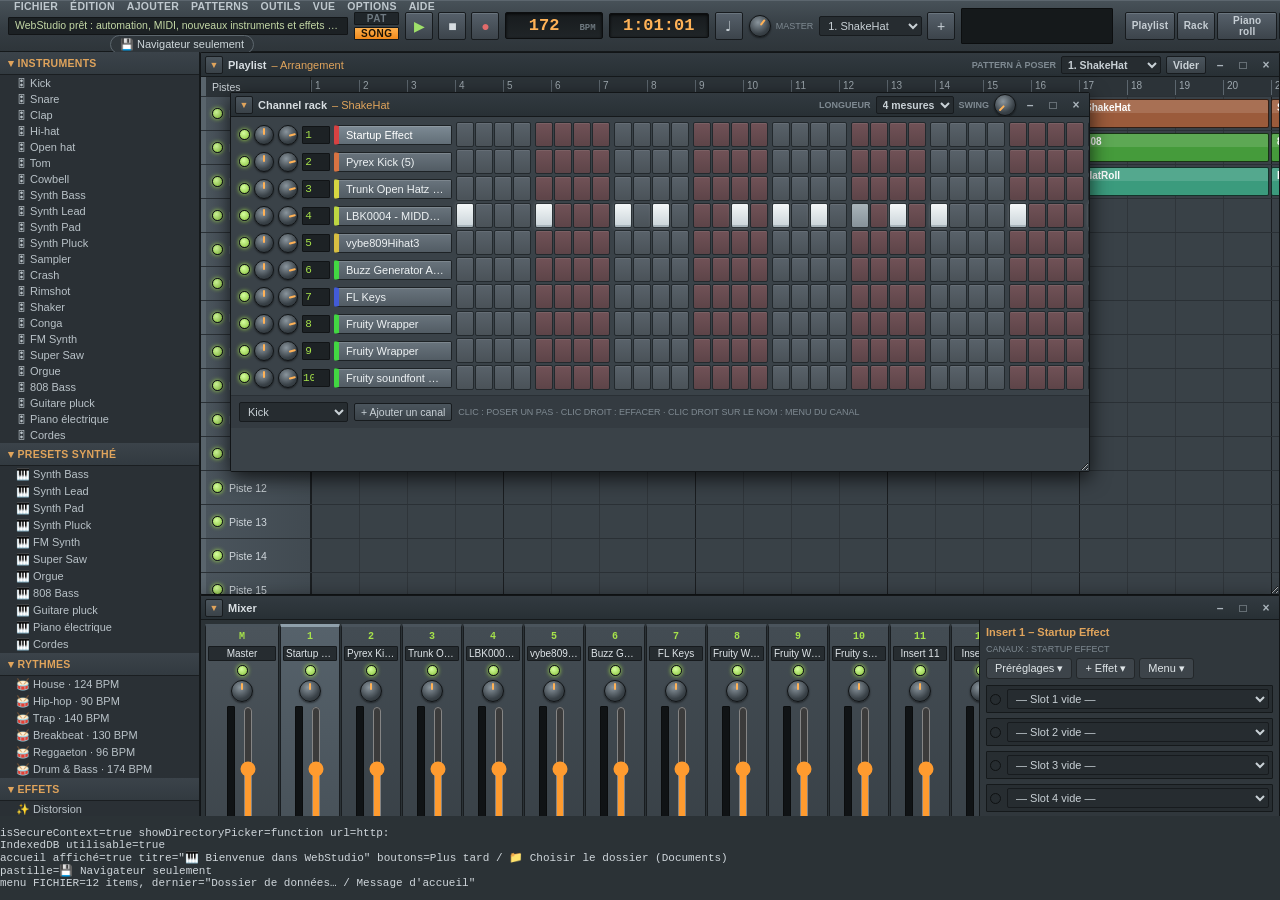
<file: st-run.html>
﻿<!DOCTYPE html>
<html lang="fr">
<head><script>window.__log=[];window.onerror=(m,s,l,c)=>{__log.push('ERREUR: '+m+' @'+(s||'').split('/').pop()+':'+l+':'+c);};
window.addEventListener('unhandledrejection',e=>__log.push('PROMESSE: '+(e.reason&&e.reason.stack||e.reason)));
window.alert=m=>__log.push('ALERT: '+m);window.confirm=m=>{__log.push('CONFIRM: '+m);return true;};window.prompt=(m,d)=>{__log.push('PROMPT: '+m+' ['+d+']');return 'Mon test';};
const _ce=console.error;console.error=(...a)=>{__log.push('CONSOLE: '+a.join(' '));_ce(...a);};</script>
<meta charset="utf-8">
<meta name="viewport" content="width=device-width, initial-scale=1">
<title>WebStudio – Studio de production</title>
<style>
:root{--acc:#ff9b2f;--grn:#9be14b;--txt:#d6dbe0;--dim:#8d969e}
*{box-sizing:border-box}
body{margin:0;height:100vh;overflow:hidden;background:#3a4147;color:var(--txt);font:12px "Segoe UI",Tahoma,sans-serif;display:flex;flex-direction:column;user-select:none}
select{background:#2a2f33;color:var(--txt);border:1px solid #1d2023;border-radius:3px;padding:2px 4px;font:inherit}
/* ---- Barre du haut ---- */
#top{display:flex;align-items:center;gap:8px;padding:4px 8px;background:linear-gradient(#4b545b,#3b4248);border-bottom:1px solid #1f2326;height:54px;flex:none}
#tb1{display:flex;flex-direction:column;width:340px;flex:none}
.menus{display:flex}
.menu{position:relative;padding:2px 7px;cursor:pointer;font-weight:700;color:#cfd5da;font-size:11px;border-radius:2px}
.menu:hover,.menu.open{background:#5b656d}
.dd{display:none;position:absolute;top:100%;left:0;background:#2f353a;border:1px solid #1d2023;min-width:230px;z-index:10000;box-shadow:0 6px 16px #0008;padding:3px 0}
.menu.open .dd{display:block}
.mi{display:flex;justify-content:space-between;gap:20px;padding:4px 12px;font-weight:400}
.mi:hover{background:var(--acc);color:#111}.mi small{opacity:.6}
.msep{height:1px;background:#444b51;margin:3px 0}
#hint{height:18px;margin-top:3px;padding:1px 6px;background:#262b2f;border-radius:2px;color:#9fd97a;font-size:11px;white-space:nowrap;overflow:hidden;text-overflow:ellipsis}
.modes{display:flex;flex-direction:column;gap:2px}
.mode{font-size:10px;font-weight:700;padding:1px 7px;border-radius:2px;background:#2a2f33;color:#7b858d;cursor:pointer;text-align:center}
.mode.on{background:var(--acc);color:#1a1a1a}
.tbtn{min-width:30px;height:30px;border-radius:4px;background:linear-gradient(#5a636b,#40474d);border:1px solid #23272a;color:#cfd5da;font-size:14px;cursor:pointer;display:flex;align-items:center;justify-content:center;padding:0 6px}
.tbtn:hover{border-color:var(--acc)}
#bPlay.on{color:var(--grn)}#bRec.on{color:#ff4b4b;text-shadow:0 0 6px #ff4b4b}#bMetro.on{color:var(--acc)}
.lcd{background:#1b1f22;border:1px solid #111;border-radius:3px;padding:2px 6px;color:var(--acc);font:600 18px Consolas,monospace;display:flex;align-items:baseline;gap:3px}
.lcd input{width:64px;background:none;border:none;color:var(--acc);font:inherit;text-align:right;outline:none}
.lcd small{font-size:9px;color:#7b858d}
#time{min-width:100px;justify-content:center}
.grp{display:flex;align-items:center;gap:5px}
.lab{font-size:9px;color:var(--dim);text-transform:uppercase}
#scope{background:#1b1f22;border-radius:3px;border:1px solid #111}
.winbtns .tbtn{font-size:11px;font-weight:700}
/* ---- Zone principale ---- */
#main{flex:1;display:flex;min-height:0}
#browser{width:200px;flex:none;background:#30363b;border-right:1px solid #1f2326;overflow:auto}
#browser.hidden{display:none}
.bh{padding:5px 8px;background:#3a4147;color:var(--acc);font-weight:700;font-size:11px;text-transform:uppercase;cursor:pointer;border-bottom:1px solid #262b2f}
.bl.closed{display:none}
.bi{padding:3px 8px 3px 14px;cursor:pointer;color:#c3cad0;white-space:nowrap;overflow:hidden;text-overflow:ellipsis}
.bi:hover{background:#4a535a;color:#fff}
#ws{flex:1;position:relative;overflow:hidden;background:repeating-linear-gradient(45deg,#2e3438 0 10px,#2b3135 10px 20px)}
body.drag #ws{outline:3px dashed var(--acc);outline-offset:-6px}
/* ---- Fenêtres ---- */
.win{position:absolute;display:flex;flex-direction:column;background:#454d54;border:1px solid #1d2124;border-radius:4px;box-shadow:0 8px 24px #0009;resize:both;overflow:hidden;min-width:280px;min-height:120px}
.wt{display:flex;align-items:center;gap:6px;padding:3px 6px;background:linear-gradient(#59626a,#474f56);border-bottom:1px solid #23272a;cursor:move;flex:none;font-weight:600;white-space:nowrap;overflow:hidden}
.wt .ttl{color:#eef1f3}.wt .sub{color:var(--acc)}.sp{flex:1}
.wt button,.btn{background:#3a4147;border:1px solid #23272a;color:var(--txt);border-radius:3px;padding:1px 7px;cursor:pointer;font:inherit}
.wt button:hover,.btn:hover{border-color:var(--acc)}
.wt .x{width:18px;height:18px;padding:0;line-height:14px}
.wt .x:hover{background:#d9534f;color:#fff}
.wb{flex:1;min-height:0;overflow:auto;position:relative}
.led{width:11px;height:11px;border-radius:50%;background:#2a2f33;border:1px solid #15181a;cursor:pointer;flex:none}
.led.on{background:var(--grn);box-shadow:0 0 5px var(--grn)}
.led.solo{outline:2px solid #4fb3ff}
.knob{width:22px;height:22px;border-radius:50%;background:radial-gradient(circle at 40% 35%,#7b858d,#2f3539 70%);border:1px solid #1a1d20;position:relative;cursor:ns-resize;flex:none}
.knob::after{content:"";position:absolute;left:50%;top:2px;width:2px;height:7px;margin-left:-1px;background:var(--acc);border-radius:1px;transform-origin:1px 8px;transform:rotate(var(--r,0deg))}
/* ---- Channel rack ---- */
#rack{padding:4px}
.crow{display:flex;align-items:center;gap:5px;padding:2px 4px;border-radius:3px;width:max-content}
.crow.sel{background:#525b63}
.insbox{width:30px;background:#2a2f33;border:1px solid #1d2023;color:var(--grn);font:11px Consolas,monospace;text-align:center;border-radius:2px;padding:2px 0}
.cname{width:112px;padding:4px 6px;background:linear-gradient(#69737b,#545d65);border:1px solid #2a2f33;border-left:4px solid;border-radius:3px;cursor:pointer;white-space:nowrap;overflow:hidden;text-overflow:ellipsis;font-weight:600;color:#eef1f3;flex:none}
.cname:hover{filter:brightness(1.15)}
.steps{display:flex;gap:2px}
.st{width:19px;height:26px;border-radius:3px;background:linear-gradient(#69727a,#575f66);border:1px solid #2c3135;cursor:pointer;flex:none}
.st.g4{margin-left:4px}
.st.alt{background:linear-gradient(#8a6d5a,#6f5747)}
.st.on{background:linear-gradient(#ffb15a,#ff8c1a)}
.st.on.ghost{background:linear-gradient(#c98a4a,#93612d)}
.st.prn{background:linear-gradient(#8fcfff,#4a90d0)}
.st.cur{box-shadow:inset 0 -5px 0 var(--grn)}
.prbtn{cursor:pointer;opacity:.7;font-size:14px}.prbtn:hover{opacity:1}
.rackfoot{padding:6px 8px;display:flex;gap:6px;align-items:center;border-top:1px solid #3a4147}
/* ---- Piano roll ---- */
#w-pr .wb{display:flex;flex-direction:column;overflow:hidden}
#prScroll{flex:1;overflow:auto;position:relative}
#prInner{display:flex;position:relative;width:max-content}
#prKeys{position:sticky;left:0;z-index:4;width:48px;flex:none}
.pk{border-bottom:1px solid #aaa;background:#eceff1;color:#555;font-size:9px;line-height:13px;padding-left:24px;cursor:pointer}
.pk.b{background:#25292c;border-color:#111;margin-right:14px}
.pk:active{background:var(--acc)}
#prGrid{position:relative;flex:none;background:#3d454b;cursor:crosshair}
#prRows,#prLines,#prNotes{position:absolute;inset:0}
#prLines{pointer-events:none;z-index:1;background-image:linear-gradient(90deg,rgba(0,0,0,.6) 1px,transparent 1px),linear-gradient(90deg,rgba(0,0,0,.35) 1px,transparent 1px),linear-gradient(90deg,rgba(0,0,0,.15) 1px,transparent 1px);background-size:352px 100%,88px 100%,22px 100%}
#prNotes{z-index:2}
.prr{border-bottom:1px solid #353c41;background:#4a535a}
.prr.b{background:#40484e}.prr.c{border-bottom-color:#22272b}
.note{position:absolute;border:1px solid #0007;border-radius:2px;font-size:9px;line-height:12px;color:#111;padding-left:2px;overflow:hidden;white-space:nowrap;cursor:move}
.note::after{content:"";position:absolute;right:0;top:0;bottom:0;width:5px;cursor:ew-resize;background:#0003}
.phead{position:absolute;top:0;bottom:0;width:2px;background:var(--grn);z-index:5;pointer-events:none;display:none}
#prVelWrap{height:64px;flex:none;overflow:hidden;background:#2a2f33;border-top:2px solid #1d2124}
#prVelIn{display:flex;height:100%;width:max-content}
.velpad{width:48px;flex:none;font-size:9px;color:#7b858d;padding:4px}
#prVel{position:relative;height:100%;flex:none;cursor:ns-resize;background-image:linear-gradient(90deg,rgba(255,255,255,.06) 1px,transparent 1px);background-size:88px 100%}
.vbar{position:absolute;bottom:0;width:16px;border-radius:2px 2px 0 0}
/* ---- Playlist ---- */
#plScroll{position:absolute;inset:0;overflow:auto}
#plInner{position:relative}
.plrow{display:flex;height:34px;border-bottom:1px solid #2c3135}
.plrow.ruler{height:20px;position:sticky;top:0;z-index:6;background:#3a4147}
.plth{width:110px;flex:none;position:sticky;left:0;z-index:5;background:#4a535a;border-right:1px solid #23272a;display:flex;align-items:center;gap:6px;padding:0 6px;font-size:11px;overflow:hidden;white-space:nowrap}
.ruler .plth{background:#3a4147;z-index:7}
.lane{position:relative;flex:none;background-color:#3f474d;background-image:linear-gradient(90deg,rgba(0,0,0,.45) 1px,transparent 1px),linear-gradient(90deg,rgba(0,0,0,.18) 1px,transparent 1px);background-size:192px 100%,48px 100%;cursor:copy}
.rlane{position:relative;flex:none;cursor:pointer}
.rb{position:absolute;top:3px;font-size:10px;color:#aab3ba;padding-left:3px;border-left:1px solid #666;height:15px}
.clip{position:absolute;top:2px;bottom:2px;border-radius:3px;border:1px solid #0008;padding:2px 5px;font-size:10px;font-weight:600;color:#fff;overflow:hidden;white-space:nowrap;cursor:grab;box-shadow:inset 0 14px 0 rgba(255,255,255,.1)}
/* ---- Mixer ---- */
#w-mix .wb{display:flex;overflow:hidden}
#strips{flex:1;display:flex;gap:2px;overflow-x:auto;padding:4px;background:#30363b}
.strip{width:62px;flex:none;background:linear-gradient(#4c555c,#3d454b);border:1px solid #23272a;border-radius:3px;display:flex;flex-direction:column;align-items:center;gap:4px;padding:4px 2px;cursor:pointer}
.strip.sel{border-color:var(--acc);background:linear-gradient(#5b656d,#454d54)}
.strip.master{width:76px;background:linear-gradient(#5a5048,#433b35)}
.snum{font:600 11px Consolas,monospace;color:var(--grn)}
.sname{font-size:10px;width:100%;text-align:center;overflow:hidden;white-space:nowrap;text-overflow:ellipsis}
.smid{flex:1;display:flex;gap:4px;min-height:50px;width:100%;justify-content:center}
.meter{width:8px;background:#15181a;border-radius:2px;position:relative;overflow:hidden}
.mfill{position:absolute;bottom:0;left:0;right:0;height:0;background:#5fd35f}
.fader{writing-mode:vertical-lr;direction:rtl;width:18px;accent-color:var(--acc);margin:0}
.sfx{font-size:9px;color:var(--acc);height:11px}
#fxPanel{width:300px;flex:none;overflow:auto;background:#3a4147;border-left:1px solid #23272a;padding:6px}
.fxh{font-weight:700;color:var(--acc);margin-bottom:6px}
.slot{background:#30363b;border:1px solid #23272a;border-radius:3px;padding:4px;margin-bottom:5px}
.slh{display:flex;gap:6px;align-items:center}.slh select{flex:1}
.kgrid{display:flex;flex-wrap:wrap;gap:6px 8px;padding:6px 2px 2px}
.kc{display:flex;flex-direction:column;align-items:center;width:62px}
.kc .knob{width:30px;height:30px}
.kc .knob::after{height:10px;transform-origin:1px 12px}
.kl{font-size:10px;color:#aab3ba;margin-top:2px;text-align:center}
.kv{font-size:10px;color:var(--grn);font-family:Consolas,monospace}
/* ---- Réglages canal / aide ---- */
#setBody{padding:8px}
.setrow{display:flex;gap:6px;align-items:center;flex-wrap:wrap;margin-bottom:6px}
.txt{background:#2a2f33;border:1px solid #1d2023;color:#eef1f3;padding:3px 5px;border-radius:3px;width:140px;font:inherit}
.sec{color:var(--acc);font-weight:700;font-size:11px;text-transform:uppercase;margin:10px 0 2px;border-bottom:1px solid #555d64}
#helpBody{padding:10px 14px;line-height:1.7}
#helpBody kbd{background:#222;border:1px solid #555;border-radius:3px;padding:0 5px;color:#fff;font:11px Consolas,monospace}
</style>
<link rel="stylesheet" href="css/extra.css?v=7">
<link rel="stylesheet" href="css/fl.css?v=7">
</head>
<body>
<div id="top">
  <div id="tb1"><div class="menus" id="menus"></div><div id="hint">Bienvenue dans WebStudio – survole un élément pour voir l'aide ici.</div></div>
  <div class="modes"><div class="mode" data-mode="pat" data-hint="Mode Pattern : joue le pattern sélectionné (L)">PAT</div><div class="mode" data-mode="song" data-hint="Mode Song : joue la playlist (L)">SONG</div></div>
  <div class="grp">
    <button class="tbtn" id="bPlay" data-hint="Lecture / Stop (Espace)">▶</button>
    <button class="tbtn" id="bStop" data-hint="Stop">■</button>
    <button class="tbtn" id="bRec" data-hint="Enregistrement : joue au clavier pendant la lecture pour écrire les notes">●</button>
  </div>
  <div class="lcd" data-hint="Tempo (molette ou saisie)"><input id="tempo" type="number" min="20" max="300" step="1"><small>BPM</small></div>
  <div class="lcd" id="time" data-hint="Position : mesure:temps:pas">1:01:01</div>
  <button class="tbtn" id="bMetro" data-hint="Métronome">♩</button>
  <div class="grp"><span id="masterKnob"></span><span class="lab">Master</span></div>
  <div class="grp"><select id="patSel" data-hint="Pattern courant (+/- pavé numérique)"></select><button class="tbtn" id="bNewPat" data-hint="Nouveau pattern">+</button></div>
  <canvas id="scope" width="150" height="34" data-hint="Oscilloscope de sortie"></canvas>
  <div class="sp"></div>
  <div class="grp winbtns">
    <button class="tbtn" data-win="w-pl" data-hint="Playlist (F5)">Playlist</button>
    <button class="tbtn" data-win="w-rack" data-hint="Channel rack (F6)">Rack</button>
    <button class="tbtn" data-win="w-pr" data-hint="Piano roll (F7)">Piano roll</button>
    <button class="tbtn" id="bBrowser" data-hint="Navigateur (F8)">Navigateur</button>
    <button class="tbtn" data-win="w-mix" data-hint="Mixer (F9)">Mixer</button>
  </div>
</div>

<div id="main">
  <div id="browser"></div>
  <div id="ws">
    <!-- PLAYLIST -->
    <div class="win" id="w-pl">
      <div class="wt"><span class="ttl">Playlist</span><span class="sub">– Arrangement</span><span class="sp"></span>
 <span class="lab">Pattern à poser</span><select id="plPat"></select>
        <button id="plClear">Vider</button><button class="x">×</button></div>
      <div class="wb"><div id="plScroll"><div id="plInner"><div class="plrow ruler" id="plRuler"></div><div id="plTracks"></div><div class="phead" id="plHead"></div></div></div></div>
    </div>
    <!-- MIXER -->
    <div class="win" id="w-mix">
      <div class="wt"><span class="ttl">Mixer</span><span class="sp"></span><button class="x">×</button></div>
      <div class="wb"><div id="strips"></div><div id="fxPanel"></div></div>
    </div>
    <!-- CHANNEL RACK -->
    <div class="win" id="w-rack">
      <div class="wt"><span class="ttl">Channel rack</span><span class="sub" id="rackPat"></span><span class="sp"></span>
        <span class="lab">Longueur</span>
 <select id="patLen"><option value="16">1 mesure</option><option value="32">2 mesures</option><option value="48">3 mesures</option><option value="64">4 mesures</option></select>
 <span class="lab">Swing</span><span id="swingK"></span><button class="x">×</button></div>
      <div class="wb"><div id="rack"></div>
 <div class="rackfoot"><select id="addChType"></select><button class="btn" id="addChBtn">+ Ajouter un canal</button><span class="lab">Clic : pas · clic droit : note douce · clic droit sur le nom : piano roll</span></div></div>
    </div>
    <!-- PIANO ROLL -->
    <div class="win" id="w-pr">
      <div class="wt"><span class="ttl">Piano roll</span><span class="sub" id="prTitle"></span><span class="sp"></span>
        <select id="prCh" data-hint="Canal édité"></select>
        <span class="lab">Note</span><select id="prLen"><option value="1">1/16</option><option value="2">1/8</option><option value="4">1/4</option><option value="8">1/2</option><option value="16">1 mes.</option></select>
        <span class="lab">Accord</span><select id="prChord" data-hint="Pose un accord entier à chaque clic"></select>
 <button data-tr="-12" data-hint="Transposer −1 octave">-12</button><button data-tr="-1" data-hint="Transposer −1 demi-ton">-1</button>
        <button data-tr="1" data-hint="Transposer +1 demi-ton">+1</button><button data-tr="12" data-hint="Transposer +1 octave">+12</button>
        <button id="prHum" data-hint="Varie légèrement les vélocités">Humaniser</button><button id="prClr">Vider</button><button class="x">×</button></div>
      <div class="wb">
        <div id="prScroll"><div id="prInner"><div id="prKeys"></div>
          <div id="prGrid"><div id="prRows"></div><div id="prLines"></div><div id="prNotes"></div><div class="phead" id="prHead"></div></div></div></div>
        <div id="prVelWrap"><div id="prVelIn"><div class="velpad">Vélocité</div><div id="prVel"></div></div></div>
      </div>
    </div>
    <!-- RÉGLAGES CANAL -->
    <div class="win" id="w-set">
      <div class="wt"><span class="ttl" id="setTitle">Canal</span><span class="sp"></span><button class="x">×</button></div>
      <div class="wb"><div id="setBody"></div></div>
    </div>
    <!-- AIDE -->
    <div class="win" id="w-help">
      <div class="wt"><span class="ttl">Raccourcis clavier</span><span class="sp"></span><button class="x">×</button></div>
      <div class="wb"><div id="helpBody">
        <kbd>Espace</kbd> lecture / stop · <kbd>L</kbd> mode Pattern / Song<br>
        <kbd>F5</kbd> Playlist · <kbd>F6</kbd> Channel rack · <kbd>F7</kbd> Piano roll · <kbd>F8</kbd> Navigateur · <kbd>F9</kbd> Mixer<br>
        <kbd>Ctrl+Z</kbd> annuler · <kbd>Ctrl+Y</kbd> rétablir · <kbd>Ctrl+S</kbd> enregistrer · <kbd>Ctrl+O</kbd> ouvrir · <kbd>Ctrl+R</kbd> export WAV<br>
 <kbd>Pavé +</kbd> / <kbd>Pavé −</kbd> pattern suivant / précédent · <kbd>←</kbd> <kbd>→</kbd> octave du clavier<br>
        Clavier de l'ordi = piano (position physique, AZERTY ok) : rangée du bas <kbd>W X C V B N</kbd>… et rangée du haut <kbd>A Z E R T</kbd>…<br>
        <b>Channel rack</b> : clic = pas, clic droit = note douce, clic droit sur LED = solo, clic nom = réglages, clic droit nom = piano roll<br>
        <b>Piano roll</b> : clic = note, glisser = déplacer, bord droit = longueur, clic droit = supprimer, bande du bas = vélocité<br>
 <b>Playlist</b> : clic = poser le pattern choisi, glisser = déplacer, clic droit = supprimer, clic sur un clip = éditer ce pattern, clic sur la règle = position<br>
        <b>Mixer</b> : chaque canal va dans un insert (numéro vert du rack), 4 slots d'effets par insert<br>
        <b>Boutons rotatifs</b> : glisser verticalement (Maj = fin), molette, double-clic = valeur par défaut<br>
 Glisse des fichiers audio sur la fenêtre pour créer des canaux Sampler.
      </div></div>
    </div>
  </div>
</div>
<input type="file" id="fileProj" accept=".json" hidden>
<input type="file" id="fileSmp" accept="audio/*" multiple hidden>

<script>
"use strict";
/* ================= Helpers ================= */
const $=s=>document.querySelector(s), $$=s=>[...document.querySelectorAll(s)];
function el(tag,cls,txt){const e=document.createElement(tag);if(cls)e.className=cls;if(txt!=null)e.textContent=txt;return e;}
const clamp=(v,a,b)=>Math.max(a,Math.min(b,v));
const clone=o=>JSON.parse(JSON.stringify(o));
const semi=s=>Math.pow(2,s/12);
const NN=['C','C#','D','D#','E','F','F#','G','G#','A','A#','B'];
const noteName=m=>NN[m%12]+Math.floor(m/12);
const isBlack=m=>[1,3,6,8,10].includes(m%12);
const fmtPct=v=>Math.round(v*100)+'%';
const fmtPan=v=>Math.abs(v)<.02?'Centre':(v<0?'G ':'D ')+Math.round(Math.abs(v)*100);
const fmtHz=v=>v>=1000?(v/1000).toFixed(1)+' kHz':Math.round(v)+' Hz';
const fmtMs=v=>v>=1?v.toFixed(2)+' s':Math.round(v*1000)+' ms';
const fmtSt=v=>(Math.round(v)>0?'+':'')+Math.round(v)+' st';
const fmtDb=v=>(v>0?'+':'')+v.toFixed(1)+' dB';
function setHint(t){$('#hint').textContent=t;}
function download(blob,name){const a=el('a');a.href=URL.createObjectURL(blob);a.download=name;document.body.appendChild(a);a.click();a.remove();setTimeout(()=>URL.revokeObjectURL(a.href),2000);}

/* ================= Constantes ================= */
const DRUMS=['kick','snare','clap','hat','ohat','tom','perc'], SYNTHS=['bass','lead','pad','pluck'];
const TYPE_NAMES={kick:'Kick',snare:'Snare',clap:'Clap',hat:'Hi-hat',ohat:'Open hat',tom:'Tom',perc:'Cowbell',bass:'Synth Bass',lead:'Synth Lead',pad:'Synth Pad',pluck:'Synth Pluck',sampler:'Sampler'};
const HUES={kick:20,snare:200,clap:330,hat:50,ohat:60,tom:280,perc:160,bass:250,lead:120,pad:190,pluck:90,sampler:0};
const NFX=10, NINS=12, NTRACKS=32, NBARS=160, CW=22, ROWH=14, PR_HI=96, PR_LO=24, BARW=48, TRH=34;
const PRESETS={
  bass:{wave:'sawtooth',detune:5,cutoff:500,res:6,fenv:1500,attack:.003,decay:.2,sustain:.6,release:.12,gain:.75},
  lead:{wave:'square',detune:12,cutoff:2500,res:3,fenv:1000,attack:.01,decay:.3,sustain:.7,release:.3,gain:.45},
  pad:{wave:'sawtooth',detune:18,cutoff:1400,res:1,fenv:300,attack:.5,decay:1,sustain:.8,release:1.4,gain:.35},
  pluck:{wave:'triangle',detune:4,cutoff:1800,res:2,fenv:5000,attack:.002,decay:.25,sustain:0,release:.2,gain:.65}
};
const CHORDS={'Aucun':[0],'Majeur':[0,4,7],'Mineur':[0,3,7],'7':[0,4,7,10],'Maj7':[0,4,7,11],'Min7':[0,3,7,10],'Sus4':[0,5,7],'Quinte':[0,7,12]};
const RHYTHMS={
  'House':{bpm:124,kick:'x---x---x---x---',clap:'----x-------x---',hat:'--x---x---x---x-',perc:'-------o------o-'},
  'Hip-hop':{bpm:90,kick:'x-----x---x-----',snare:'----x-------x---',hat:'x-x-x-x-x-x-x-xo'},
  'Trap':{bpm:140,kick:'x------x--x-----',clap:'--------x-------',hat:'x-x-xoxox-x-xxxx',ohat:'--------------x-'},
  'Breakbeat':{bpm:130,kick:'x-x-------x-----',snare:'----x--o-o--x--o',hat:'x-x-x-x-x-x-x-x-'},
  'Reggaeton':{bpm:96,kick:'x---x---x---x---',snare:'---x--x----x--x-',hat:'x-x-x-x-x-x-x-x-'},
  'Drum & Bass':{bpm:174,kick:'x---------x-----',snare:'----x-------x---',hat:'x-xox-x-x-xox-x-',ohat:'-------x--------'}
};
function stepsFrom(str,len){const r=[];if(!str)return r;for(let i=0;i<len;i++){const c=str[i%str.length];if(c==='x')r.push({s:i,n:60,l:1,v:.85});else if(c==='o')r.push({s:i,n:60,l:1,v:.45});}return r;}
const nt=(a,v)=>({s:a[0],n:a[1],l:a[2],v:v||.85});

/* ================= Effets (mixer) ================= */
function distCurve(k){const n=1024,c=new Float32Array(n);for(let i=0;i<n;i++){const x=i*2/n-1;c[i]=(1+k)*x/(1+k*Math.abs(x));}return c;}
const FX={
  dist:{name:'Distorsion',def:{drive:.4,mix:1},params:[['drive',0,1,'Drive',fmtPct],['mix',0,1,'Mix',fmtPct]],
    make(E){const ac=E.ac,i=ac.createGain(),o=ac.createGain(),ws=ac.createWaveShaper(),dry=ac.createGain(),wet=ac.createGain();ws.oversample='2x';
      i.connect(dry);dry.connect(o);i.connect(ws);ws.connect(wet);wet.connect(o);
      return{in:i,out:o,nodes:[i,o,ws,dry,wet],set(p){ws.curve=distCurve(p.drive*80);wet.gain.value=p.mix*(1-p.drive*.5);dry.gain.value=1-p.mix;}};}},
  filter:{name:'Filtre',def:{type:0,freq:1500,q:1},params:[['type',0,2,'Type',v=>['Passe-bas','Passe-haut','Passe-bande'][Math.round(v)]],['freq',40,18000,'Fréquence',fmtHz,true],['q',.1,20,'Résonance',v=>v.toFixed(1)]],
    make(E){const f=E.ac.createBiquadFilter();return{in:f,out:f,nodes:[f],set(p){f.type=['lowpass','highpass','bandpass'][Math.round(p.type)];f.frequency.value=p.freq;f.Q.value=p.q;}};}},
  eq:{name:'EQ 3 bandes',def:{low:0,mid:0,high:0},params:[['low',-15,15,'Graves',fmtDb],['mid',-15,15,'Médiums',fmtDb],['high',-15,15,'Aigus',fmtDb]],
    make(E){const ac=E.ac,l=ac.createBiquadFilter(),m=ac.createBiquadFilter(),h=ac.createBiquadFilter();
      l.type='lowshelf';l.frequency.value=200;m.type='peaking';m.frequency.value=1000;m.Q.value=.8;h.type='highshelf';h.frequency.value=5000;l.connect(m);m.connect(h);
      return{in:l,out:h,nodes:[l,m,h],set(p){l.gain.value=p.low;m.gain.value=p.mid;h.gain.value=p.high;}};}},
  delay:{name:'Delay',def:{time:.75,fb:.4,mix:.3},params:[['time',.25,2,'Temps',v=>(Math.round(v*4)/4)+' temps'],['fb',0,.9,'Feedback',fmtPct],['mix',0,1,'Mix',fmtPct]],
    make(E){const ac=E.ac,i=ac.createGain(),o=ac.createGain(),d=ac.createDelay(4),fb=ac.createGain(),w=ac.createGain();
      i.connect(o);i.connect(d);d.connect(fb);fb.connect(d);d.connect(w);w.connect(o);
      return{in:i,out:o,nodes:[i,o,d,fb,w],set(p){d.delayTime.value=clamp((Math.round(p.time*4)/4)*60/S.bpm,.01,4);fb.gain.value=p.fb;w.gain.value=p.mix;}};}},
  reverb:{name:'Reverb',def:{mix:.3,damp:6000},params:[['mix',0,1,'Mix',fmtPct],['damp',500,18000,'Amorti',fmtHz,true]],
    make(E){const ac=E.ac,i=ac.createGain(),o=ac.createGain(),c=ac.createConvolver(),lp=ac.createBiquadFilter(),w=ac.createGain();c.buffer=E.ir;
      i.connect(o);i.connect(c);c.connect(lp);lp.connect(w);w.connect(o);
      return{in:i,out:o,nodes:[i,o,c,lp,w],set(p){w.gain.value=p.mix;lp.frequency.value=p.damp;}};}},
  chorus:{name:'Chorus',def:{rate:1.2,depth:.5,mix:.5},params:[['rate',.1,8,'Vitesse',v=>v.toFixed(1)+' Hz'],['depth',0,1,'Profondeur',fmtPct],['mix',0,1,'Mix',fmtPct]],
    make(E){const ac=E.ac,i=ac.createGain(),o=ac.createGain(),d=ac.createDelay(.1),lfo=ac.createOscillator(),lg=ac.createGain(),w=ac.createGain();
      d.delayTime.value=.015;lfo.connect(lg);lg.connect(d.delayTime);lfo.start();i.connect(o);i.connect(d);d.connect(w);w.connect(o);
      return{in:i,out:o,nodes:[i,o,d,lfo,lg,w],set(p){lfo.frequency.value=p.rate;lg.gain.value=p.depth*.006;w.gain.value=p.mix;}};}},
  comp:{name:'Compresseur',def:{thr:-18,ratio:4,gain:1.4},params:[['thr',-60,0,'Seuil',v=>v.toFixed(0)+' dB'],['ratio',1,20,'Ratio',v=>v.toFixed(1)+':1'],['gain',0,4,'Gain',v=>'×'+v.toFixed(2)]],
    make(E){const ac=E.ac,c=ac.createDynamicsCompressor(),g=ac.createGain();c.connect(g);
      return{in:c,out:g,nodes:[c,g],set(p){c.threshold.value=p.thr;c.ratio.value=p.ratio;g.gain.value=p.gain;}};}}
};

/* ================= Projet ================= */
function baseProject(){
  return {v:2,bpm:128,swing:0,mode:'pat',pat:0,sel:0,selIns:1,oct:5,prLen:2,prVel:.8,chord:'Aucun',metro:false,nextId:1,
    patterns:[{name:'Pattern 1',len:16}],channels:[],
    tracks:Array.from({length:NTRACKS},(_,i)=>({name:'Piste '+(i+1),mute:false})),clips:[],
    inserts:Array.from({length:NINS+1},(_,i)=>({name:i?'Insert '+i:'Master',vol:.8,pan:0,mute:false,fx:Array(NFX).fill(null)}))};
}
function newChannel(P,type,name){
  const ch={id:P.nextId++,type,name:name||TYPE_NAMES[type],vol:.78,pan:0,mute:false,solo:false,ins:0,pitch:0,decay:1,cut:false,file:'',
    color:HUES[type]||0,notes:P.patterns.map(()=>[])};
  if(SYNTHS.includes(type))ch.synth=clone(PRESETS[type]);
  return ch;
}
function demoProject(){
  const P=baseProject();
  P.patterns=[{name:'Batterie',len:16},{name:'Basse',len:16},{name:'Mélodie',len:32}];
  const add=(type,ins,steps)=>{const c=newChannel(P,type);c.ins=ins;if(steps)c.notes[0]=stepsFrom(steps,16);P.channels.push(c);return c;};
  add('kick',1,'x---x---x---x---');add('snare',2,'------------o--o');add('clap',2,'----x-------x---');
  add('hat',3,'o-x-o-x-o-x-o-xo');add('ohat',3,'--------------x-');add('perc',4,'---o-------o----');
  const bass=add('bass',5);bass.notes[1]=[[0,45,2],[3,45,1],[6,48,2],[10,43,2],[14,45,2]].map(a=>nt(a));
  const lead=add('lead',6);lead.notes[2]=[[0,69,2],[2,72,2],[4,76,3],[8,74,2],[10,72,2],[12,71,4],[16,69,2],[18,72,2],[20,76,2],[22,79,2],[24,77,3],[28,76,4]].map(a=>nt(a));
  const pad=add('pad',7);pad.notes[2]=[[0,57,16],[0,60,16],[0,64,16],[16,55,16],[16,59,16],[16,62,16]].map(a=>nt(a,.6));
  ['Kick','Snare/Clap','Hats','Perc','Bass','Lead','Pad'].forEach((n,i)=>P.inserts[i+1].name=n);
  P.inserts[1].fx[0]={type:'eq',on:true,p:{low:3,mid:-2,high:0}};
  P.inserts[6].fx[0]={type:'delay',on:true,p:{time:.75,fb:.35,mix:.25}};
  P.inserts[6].fx[1]={type:'reverb',on:true,p:{mix:.25,damp:6000}};
  P.inserts[7].fx[0]={type:'chorus',on:true,p:{rate:.8,depth:.6,mix:.5}};
  P.inserts[7].fx[1]={type:'reverb',on:true,p:{mix:.45,damp:5000}};
  P.tracks[0].name='Batterie';P.tracks[1].name='Basse';P.tracks[2].name='Mélodie';
  for(let b=0;b<8;b++)P.clips.push({t:0,b,p:0});
  for(let b=2;b<8;b++)P.clips.push({t:1,b,p:1});
  P.clips.push({t:2,b:4,p:2},{t:2,b:6,p:2});
  P.sel=7;
  return P;
}
function normalize(P){
  const D=baseProject();P=Object.assign(baseProject(),P);
  if(!Array.isArray(P.inserts))P.inserts=D.inserts;
  while(P.inserts.length<NINS+1)P.inserts.push(D.inserts[P.inserts.length]);
  P.inserts.forEach(i=>{if(!Array.isArray(i.fx))i.fx=[];while(i.fx.length<NFX)i.fx.push(null);});
  if(!Array.isArray(P.tracks))P.tracks=D.tracks;
  while(P.tracks.length<NTRACKS)P.tracks.push(D.tracks[P.tracks.length]);
  if(!Array.isArray(P.clips))P.clips=[];
  let mx=0;P.channels.forEach(c=>{if(typeof c.id==='number')mx=Math.max(mx,c.id);});
  P.channels.forEach(c=>{
    if(typeof c.id!=='number')c.id=++mx;
    if(!Array.isArray(c.notes))c.notes=[];
    while(c.notes.length<P.patterns.length)c.notes.push([]);
    if(SYNTHS.includes(c.type)&&!c.synth)c.synth=clone(PRESETS[c.type]);
    if(c.ins==null)c.ins=0;
  });
  P.nextId=Math.max(P.nextId||1,mx+1);
  P.pat=clamp(P.pat|0,0,P.patterns.length-1);
  P.sel=clamp(P.sel|0,0,Math.max(0,P.channels.length-1));
  P.selIns=clamp(P.selIns|0,0,NINS);
  return P;
}
let SAMPLES={};
try{SAMPLES=JSON.parse(localStorage.getItem('webstudio2-samples'))||{};}catch(e){SAMPLES={};}
let S;
try{S=JSON.parse(localStorage.getItem('webstudio2'));if(!S||!Array.isArray(S.channels)||!Array.isArray(S.patterns))throw 0;S=normalize(S);}
catch(e){S=demoProject();}
const patLen=p=>S.patterns[p]?S.patterns[p].len:16;
const patHue=p=>(p*47+20)%360;
function songLenSteps(){let L=0;S.clips.forEach(c=>{L=Math.max(L,c.b*16+patLen(c.p));});return L;}
function freeIns(){for(let k=1;k<=NINS;k++)if(!S.channels.some(c=>c.ins===k))return k;return 0;}

/* ---- Annuler / sauvegarde auto ---- */
let undoS=[],redoS=[],lastSnap=null,saveT=null,soonT=null;
function saveLS(j){clearTimeout(saveT);saveT=setTimeout(()=>{try{localStorage.setItem('webstudio2',j);}catch(e){}},300);}
function commit(){const j=JSON.stringify(S);if(j===lastSnap)return;if(lastSnap)undoS.push(lastSnap);if(undoS.length>100)undoS.shift();redoS=[];lastSnap=j;saveLS(j);}
function commitSoon(){clearTimeout(soonT);soonT=setTimeout(commit,400);}
function undo(){if(!undoS.length){setHint('Rien à annuler');return;}redoS.push(lastSnap);lastSnap=undoS.pop();S=normalize(JSON.parse(lastSnap));afterLoad();saveLS(lastSnap);setHint('Annulé');}
function redo(){if(!redoS.length){setHint('Rien à rétablir');return;}undoS.push(lastSnap);lastSnap=redoS.pop();S=normalize(JSON.parse(lastSnap));afterLoad();saveLS(lastSnap);setHint('Rétabli');}
function saveSamples(){try{localStorage.setItem('webstudio2-samples',JSON.stringify(SAMPLES));}catch(e){setHint('Samples trop lourds pour la sauvegarde auto : utilise Fichier > Enregistrer.');}}

/* ================= Moteur audio ================= */
let ac=null,E=null;
const sampleBufs={}, noiseCache=new WeakMap(), irCache=new WeakMap();
function getNoise(a){if(!noiseCache.has(a)){const b=a.createBuffer(1,a.sampleRate,a.sampleRate),d=b.getChannelData(0);for(let i=0;i<d.length;i++)d[i]=Math.random()*2-1;noiseCache.set(a,b);}return noiseCache.get(a);}
function getIR(a){if(!irCache.has(a)){const len=Math.floor(a.sampleRate*2.8),b=a.createBuffer(2,len,a.sampleRate);for(let c=0;c<2;c++){const d=b.getChannelData(c);for(let i=0;i<len;i++)d[i]=(Math.random()*2-1)*Math.pow(1-i/len,3);}irCache.set(a,b);}return irCache.get(a);}
function ensureAudio(){
  if(!ac){ac=new (window.AudioContext||window.webkitAudioContext)();E=buildEngine(ac,ac.destination,true);Object.keys(SAMPLES).forEach(id=>loadSample(id));}
  else if(ac.state==='suspended')ac.resume();
}
function buildEngine(a,dest,live){
  const EE={ac:a,nodes:[],ins:[],ch:[],noise:getNoise(a),ir:getIR(a)};
  const N=n=>{EE.nodes.push(n);return n;};
  S.inserts.forEach((ins,i)=>{
    const input=N(a.createGain()),pan=N(a.createStereoPanner()),fader=N(a.createGain());
    let last=input;const fx=[];
    ins.fx.forEach((f,j)=>{
      if(!f||!FX[f.type]){fx[j]=null;return;}
      const u=FX[f.type].make(EE);u.nodes.forEach(N);u.set(f.p);
      if(f.on!==false){last.connect(u.in);last=u.out;}
      fx[j]=u;
    });
    last.connect(pan);pan.connect(fader);
    let an=null;if(live){an=N(a.createAnalyser());an.fftSize=512;fader.connect(an);}
    EE.ins[i]={input,pan,fader,fx,an};
  });
  EE.ins.forEach((x,i)=>{
    if(i===0){const lim=N(a.createDynamicsCompressor());lim.threshold.value=-2;lim.ratio.value=12;lim.attack.value=.003;lim.release.value=.15;
      x.fader.connect(lim);lim.connect(dest);
      if(live){EE.masterAn=N(a.createAnalyser());EE.masterAn.fftSize=1024;lim.connect(EE.masterAn);}}
    else x.fader.connect(EE.ins[0].input);
  });
  S.channels.forEach((ch,i)=>{const g=N(a.createGain()),p=N(a.createStereoPanner());g.connect(p);p.connect((EE.ins[ch.ins]||EE.ins[0]).input);EE.ch[i]={in:g,g,p};});
  if(live){EE.metro=N(a.createGain());EE.metro.gain.value=.25;EE.metro.connect(dest);}
  applyParams(EE);
  return EE;
}
function teardown(old){if(!old)return;old.nodes.forEach(n=>{try{n.disconnect();}catch(e){}if(n.stop){try{n.stop();}catch(e){}}});}
function rebuild(){if(!ac)return;const old=E;E=buildEngine(ac,ac.destination,true);teardown(old);}
function applyParams(EE){
  if(!EE)return;const anySolo=S.channels.some(c=>c.solo);
  S.channels.forEach((ch,i)=>{const n=EE.ch[i];if(!n)return;n.g.gain.value=(!ch.mute&&(!anySolo||ch.solo))?ch.vol:0;n.p.pan.value=ch.pan;});
  S.inserts.forEach((ins,i)=>{const x=EE.ins[i];if(!x)return;x.fader.gain.value=ins.mute?0:ins.vol;x.pan.pan.value=ins.pan;
    ins.fx.forEach((f,j)=>{if(f&&x.fx[j])x.fx[j].set(f.p);});});
}
function playDrum(EE,ch,out,t,semis,vel){
  const a=EE.ac,p=semi(ch.pitch+semis),k=ch.decay||1;
  const env=(g,peak,dec)=>{g.gain.setValueAtTime(peak,t);g.gain.exponentialRampToValueAtTime(.001,t+dec);};
  const noise=dur=>{const s=a.createBufferSource();s.buffer=EE.noise;s.start(t);s.stop(t+dur);return s;};
  const osc=(type,f0,f1,tt)=>{const o=a.createOscillator();o.type=type;o.frequency.setValueAtTime(f0,t);if(f1)o.frequency.exponentialRampToValueAtTime(f1,t+tt);return o;};
  switch(ch.type){
    case 'kick':{const o=osc('sine',160*p,42*p,.12),g=a.createGain(),c=osc('triangle',1200*p,200*p,.02),cg=a.createGain();
      env(g,vel,.45*k);env(cg,vel*.35,.025);o.connect(g);c.connect(cg);g.connect(out);cg.connect(out);o.start(t);o.stop(t+.5*k+.05);c.start(t);c.stop(t+.05);break;}
    case 'snare':{const n=noise(.3*k+.05),f=a.createBiquadFilter(),g=a.createGain();f.type='highpass';f.frequency.value=1200*p;env(g,.7*vel,.2*k);n.connect(f);f.connect(g);g.connect(out);
      const o=osc('triangle',200*p,120*p,.1),g2=a.createGain();env(g2,.6*vel,.12);o.connect(g2);g2.connect(out);o.start(t);o.stop(t+.15);break;}
    case 'clap':{const f=a.createBiquadFilter(),g=a.createGain();f.type='bandpass';f.frequency.value=1500*p;f.Q.value=1.2;
      [0,.012,.024].forEach(o=>{g.gain.setValueAtTime(vel,t+o);g.gain.exponentialRampToValueAtTime(.05,t+o+.01);});
      g.gain.setValueAtTime(vel*.8,t+.036);g.gain.exponentialRampToValueAtTime(.001,t+.036+.22*k);
      const n=noise(.3*k+.08);n.connect(f);f.connect(g);g.connect(out);break;}
    case 'hat':case 'ohat':{const n=noise(.4*k+.05),f=a.createBiquadFilter(),g=a.createGain();f.type='highpass';f.frequency.value=7000*p;
      env(g,.45*vel,(ch.type==='hat'?.05:.35)*k);n.connect(f);f.connect(g);g.connect(out);break;}
    case 'tom':{const o=osc('sine',220*p,90*p,.3),g=a.createGain();env(g,.8*vel,.4*k);o.connect(g);g.connect(out);o.start(t);o.stop(t+.45*k+.05);break;}
    case 'perc':{const f=a.createBiquadFilter(),g=a.createGain();f.type='bandpass';f.frequency.value=800*p;f.Q.value=2;
      [540,800].forEach(fr=>{const o=osc('square',fr*p);o.connect(f);o.start(t);o.stop(t+.35*k);});env(g,.5*vel,.3*k);f.connect(g);g.connect(out);break;}
  }
}
function playSynth(EE,ch,out,t,n,dur,vel){
  const a=EE.ac,s=ch.synth,f=440*Math.pow(2,(n+ch.pitch-69)/12);
  const g=a.createGain(),lp=a.createBiquadFilter();lp.type='lowpass';lp.Q.value=s.res;
  lp.frequency.setValueAtTime(clamp(s.cutoff+s.fenv,30,20000),t);
  lp.frequency.setTargetAtTime(clamp(s.cutoff,30,20000),t+.005,Math.max(.02,s.decay/2));
  const oscs=[-1,1].map(d=>{const o=a.createOscillator();o.type=s.wave;o.frequency.value=f;o.detune.value=d*s.detune;o.connect(lp);o.start(t);return o;});
  lp.connect(g);g.connect(out);
  const peak=s.gain*vel*.45,at=Math.max(.002,s.attack),r=Math.max(.01,s.release);
  g.gain.setValueAtTime(0,t);g.gain.linearRampToValueAtTime(peak,t+at);g.gain.setTargetAtTime(peak*s.sustain,t+at,Math.max(.01,s.decay/3));
  if(dur!=null){const e=t+Math.max(at,dur);g.gain.setTargetAtTime(0,e,r/4);oscs.forEach(o=>o.stop(e+r+.1));}
  return {g,oscs,r,a};
}
function playSample(EE,ch,out,t,semis,dur,vel){
  const buf=sampleBufs[ch.id];if(!buf)return null;
  const a=EE.ac,src=a.createBufferSource(),g=a.createGain();src.buffer=buf;src.playbackRate.value=semi(ch.pitch+semis);g.gain.value=vel;
  src.connect(g);g.connect(out);src.start(t);
  if(ch.cut&&dur!=null){g.gain.setValueAtTime(vel,t+dur);g.gain.linearRampToValueAtTime(0,t+dur+.02);src.stop(t+dur+.03);}
  return null;
}
function playCh(EE,ch,i,t,n,dur,v){
  const node=EE.ch[i];if(!node||!ch)return null;const out=node.in;
  if(DRUMS.includes(ch.type)){playDrum(EE,ch,out,t,n-60,v);return null;}
  if(ch.type==='sampler')return playSample(EE,ch,out,t,n-60,dur,v);
  return playSynth(EE,ch,out,t,n,dur,v);
}
function releaseVoice(h){
  if(!h||!h.oscs)return;const now=h.a.currentTime;
  h.g.gain.cancelScheduledValues(now);h.g.gain.setValueAtTime(h.g.gain.value,now);h.g.gain.setTargetAtTime(0,now,h.r/4);
  h.oscs.forEach(o=>{try{o.stop(now+h.r+.1);}catch(e){}});
}
function click(t,accent){const o=ac.createOscillator(),g=ac.createGain();o.type='square';o.frequency.value=accent?1800:1200;
  g.gain.setValueAtTime(.5,t);g.gain.exponentialRampToValueAtTime(.001,t+.03);o.connect(g);g.connect(E.metro);o.start(t);o.stop(t+.04);}
function loadSample(id){
  if(!ac||!SAMPLES[id])return Promise.resolve();
  return fetch(SAMPLES[id]).then(r=>r.arrayBuffer()).then(b=>ac.decodeAudioData(b)).then(buf=>{sampleBufs[id]=buf;}).catch(()=>setHint('Impossible de décoder un sample.'));
}

/* ================= Séquenceur ================= */
let playing=false,gstep=0,nextT=0,timer=null,uiQ=[],curLocal=-1,curT=0,recOn=false;
function stepEvents(g,mode,cb){
  if(mode==='song'){S.clips.forEach(c=>{if(S.tracks[c.t]&&S.tracks[c.t].mute)return;const l=g-c.b*16;if(l>=0&&l<patLen(c.p))cb(c.p,l);});}
  else cb(S.pat,g%patLen(S.pat));
}
function scheduleStep(EE,g,t,sd,mode){
  stepEvents(g,mode,(p,l)=>{S.channels.forEach((ch,i)=>{const ns=ch.notes[p];if(ns)for(const n of ns)if(n.s===l)playCh(EE,ch,i,t,n.n,n.l*sd,n.v);});});
}
function sched(){
  const sd=60/S.bpm/4;
  while(nextT<ac.currentTime+.12){
    scheduleStep(E,gstep,nextT+((gstep%2)?S.swing*sd*.66:0),sd,S.mode);
    if(S.metro&&gstep%4===0)click(nextT,gstep%16===0);
    uiQ.push({g:gstep,t:nextT});
    nextT+=sd;gstep++;
    const L=S.mode==='song'?Math.max(16,songLenSteps()):patLen(S.pat);
    if(gstep>=L)gstep=0;
  }
}
function start(){ensureAudio();if(playing)return;playing=true;nextT=ac.currentTime+.05;timer=setInterval(sched,25);$('#bPlay').classList.add('on');$('#bPlay').textContent='❚❚';}
function stop(){playing=false;clearInterval(timer);gstep=0;uiQ=[];curLocal=-1;$$('.st.cur').forEach(x=>x.classList.remove('cur'));
  $('#prHead').style.display='none';$('#plHead').style.display='none';$('#time').textContent='1:01:01';$('#bPlay').classList.remove('on');$('#bPlay').textContent='▶';}
function togglePlay(){playing?stop():start();}
function seek(g){gstep=g;uiQ=[];if(playing&&ac)nextT=ac.currentTime+.05;$('#time').textContent=fmtTime(g);
  const pl=$('#plHead');pl.style.display='block';pl.style.left=(110+g/16*BARW)+'px';}
const fmtTime=g=>`${Math.floor(g/16)+1}:${String(Math.floor(g%16/4)+1).padStart(2,'0')}:${String(g%4+1).padStart(2,'0')}`;
function showPos(g,t){
  curT=t;let local;
  if(S.mode==='pat')local=g%patLen(S.pat);
  else{const c=S.clips.find(c=>c.p===S.pat&&g>=c.b*16&&g<c.b*16+patLen(c.p));local=c?g-c.b*16:-1;}
  curLocal=local;
  $$('#rack .st.cur').forEach(x=>x.classList.remove('cur'));
  if(local>=0)$$(`#rack .st[data-s="${local}"]`).forEach(x=>x.classList.add('cur'));
  const ph=$('#prHead');ph.style.display=local>=0?'block':'none';ph.style.left=local*CW+'px';
  const pl=$('#plHead');pl.style.display=S.mode==='song'?'block':'none';pl.style.left=(110+g/16*BARW)+'px';
  $('#time').textContent=fmtTime(g);
}

/* ---- Jeu live + enregistrement ---- */
function previewCh(i,n){ensureAudio();const ch=S.channels[i];if(ch)playCh(E,ch,i,ac.currentTime,n,.25,.8);}
function noteOn(i,n){
  ensureAudio();const ch=S.channels[i];if(!ch)return null;
  const tok={h:playCh(E,ch,i,ac.currentTime,n,null,S.prVel),rec:null,t0:ac.currentTime};
  if(recOn&&playing&&curLocal>=0){
    const sd=60/S.bpm/4,len=patLen(S.pat),s=(curLocal+((ac.currentTime-curT)/sd>.5?1:0))%len;
    tok.rec={s,n,l:1,v:S.prVel};ch.notes[S.pat].push(tok.rec);renderRack();renderPRNotes();
  }
  return tok;
}
function noteOff(tok){
  if(!tok)return;releaseVoice(tok.h);
  if(tok.rec){const sd=60/S.bpm/4;tok.rec.l=clamp(Math.round((ac.currentTime-tok.t0)/sd),1,patLen(S.pat)-tok.rec.s);renderRack();renderPRNotes();commit();}
}

/* ================= Widgets ================= */
function knob(val,min,max,def,on,hint,fmt,log){
  const k=el('div','knob');
  const toPos=v=>log?Math.log(v/min)/Math.log(max/min):(v-min)/(max-min);
  const toVal=p=>log?min*Math.pow(max/min,p):min+(max-min)*p;
  let pos=clamp(toPos(val),0,1);
  const show=()=>k.style.setProperty('--r',(-135+270*pos)+'deg');show();
  const label=()=>hint+' : '+(fmt?fmt(toVal(pos)):toVal(pos).toFixed(2));
  const upd=p=>{pos=clamp(p,0,1);show();on(toVal(pos));setHint(label());};
  k.onmousedown=e=>{if(e.button!==0)return;e.preventDefault();e.stopPropagation();const y0=e.clientY,p0=pos;
    const mv=ev=>upd(p0+(y0-ev.clientY)/(ev.shiftKey?600:150));
    const up=()=>{document.removeEventListener('mousemove',mv);document.removeEventListener('mouseup',up);commit();};
    document.addEventListener('mousemove',mv);document.addEventListener('mouseup',up);setHint(label());};
  k.ondblclick=()=>{upd(toPos(def));commit();};
  k.onwheel=e=>{e.preventDefault();upd(pos-Math.sign(e.deltaY)*.03);commitSoon();};
  k.onmouseenter=()=>setHint(label());
  return k;
}
function kctl(label,val,min,max,def,on,fmt,log){
  const d=el('div','kc'),v=el('div','kv',fmt?fmt(val):(+val).toFixed(2));
  d.append(knob(val,min,max,def,x=>{v.textContent=fmt?fmt(x):x.toFixed(2);on(x);},label,fmt,log),el('div','kl',label),v);
  return d;
}

/* ================= Fenêtres ================= */
let zTop=10;
function focusWin(w){w.style.zIndex=++zTop;}
function toggleWin(id,force){const w=$('#'+id);const show=force!==undefined?force:w.style.display==='none';w.style.display=show?'flex':'none';if(show)focusWin(w);}
function toggleBrowser(){$('#browser').classList.toggle('hidden');}
function place(id,x,y,w,h){Object.assign($('#'+id).style,{left:x+'px',top:y+'px',width:w+'px',height:h+'px'});}
function layoutWins(){
  const W=$('#ws').clientWidth,H=$('#ws').clientHeight,mixH=Math.round(H*.36);
  place('w-pl',0,0,W,H-mixH);place('w-mix',0,H-mixH,W,mixH);
  place('w-rack',30,40,Math.min(W-60,860),Math.min(H-mixH-50,380));
  place('w-pr',Math.max(0,W*.12),20,Math.min(W-30,960),Math.min(H-30,500));
  place('w-set',Math.max(0,W-390),30,370,Math.min(H-40,560));
  place('w-help',Math.max(0,W/2-330),50,660,420);
  ['w-pl','w-mix','w-rack'].forEach(id=>toggleWin(id,true));['w-pr','w-set','w-help'].forEach(id=>toggleWin(id,false));
}
function initWins(){
  $$('.win').forEach(w=>{
    w.addEventListener('mousedown',()=>focusWin(w));
    w.querySelector('.wt').addEventListener('mousedown',e=>{
      if(e.target.closest('button,select,input,.knob'))return;e.preventDefault();
      const r=w.getBoundingClientRect(),wr=$('#ws').getBoundingClientRect(),dx=e.clientX-r.left,dy=e.clientY-r.top;
      const mv=ev=>{w.style.left=clamp(ev.clientX-wr.left-dx,-r.width+80,wr.width-80)+'px';w.style.top=clamp(ev.clientY-wr.top-dy,0,wr.height-30)+'px';};
      const up=()=>{document.removeEventListener('mousemove',mv);document.removeEventListener('mouseup',up);};
      document.addEventListener('mousemove',mv);document.addEventListener('mouseup',up);
    });
    w.querySelector('.x').onclick=()=>toggleWin(w.id,false);
  });
}

/* ================= Menus & navigateur ================= */
function MENUS(){return{
  'FICHIER':[['Nouveau projet',newProject],['Projet de démo',loadDemo],['Ouvrir…','Ctrl+O',()=>$('#fileProj').click()],['Enregistrer…','Ctrl+S',saveProject],'-',['Exporter en WAV…','Ctrl+R',exportWav],['Importer des sons…',()=>$('#fileSmp').click()]],
  'ÉDITION':[['Annuler','Ctrl+Z',undo],['Rétablir','Ctrl+Y',redo]],
  'AJOUTER':Object.keys(TYPE_NAMES).map(t=>[TYPE_NAMES[t],()=>addChannel(t)]),
  'PATTERNS':[['Nouveau pattern',newPattern],['Cloner le pattern',clonePattern],['Renommer…',renamePattern],['Vider le pattern',clearPattern],['Supprimer le pattern',deletePattern]],
  'VUE':[['Playlist','F5',()=>toggleWin('w-pl')],['Channel rack','F6',()=>toggleWin('w-rack')],['Piano roll','F7',()=>toggleWin('w-pr')],['Navigateur','F8',toggleBrowser],['Mixer','F9',()=>toggleWin('w-mix')],['Réglages du canal',()=>toggleWin('w-set')],'-',['Réorganiser les fenêtres',layoutWins]],
  'OPTIONS':[['Métronome',toggleMetro],['Mode Pattern / Song','L',toggleMode]],
  'AIDE':[['Raccourcis et mode d\'emploi',()=>toggleWin('w-help',true)]]
};}
function closeMenus(){$$('.menu.open').forEach(m=>m.classList.remove('open'));}
function buildMenus(){
  const box=$('#menus');
  Object.entries(MENUS()).forEach(([name,items])=>{
    const m=el('div','menu',name),dd=el('div','dd');
    items.forEach(it=>{
      if(it==='-'){dd.appendChild(el('div','msep'));return;}
      const label=it[0],key=typeof it[1]==='string'?it[1]:'',fn=typeof it[1]==='function'?it[1]:it[2];
      const mi=el('div','mi');mi.append(el('span',null,label),el('small',null,key));
      mi.onclick=e=>{e.stopPropagation();closeMenus();fn();};dd.appendChild(mi);
    });
    m.appendChild(dd);
    m.onclick=e=>{e.stopPropagation();const o=m.classList.contains('open');closeMenus();if(!o)m.classList.add('open');};
    m.onmouseenter=()=>{if($('.menu.open')&&!m.classList.contains('open')){closeMenus();m.classList.add('open');}};
    box.appendChild(m);
  });
  document.addEventListener('click',closeMenus);
}
function renderBrowser(){
  const b=$('#browser');b.innerHTML='';
  const sec=(title,items)=>{const h=el('div','bh','▾ '+title),list=el('div','bl');
    items.forEach(([label,fn,hint])=>{const it=el('div','bi',label);it.dataset.hint=hint||label;it.onclick=fn;list.appendChild(it);});
    h.onclick=()=>{list.classList.toggle('closed');h.textContent=(list.classList.contains('closed')?'▸ ':'▾ ')+title;};b.append(h,list);};
  sec('Instruments',Object.keys(TYPE_NAMES).map(t=>['🎛 '+TYPE_NAMES[t],()=>addChannel(t),'Ajouter « '+TYPE_NAMES[t]+' » au channel rack']));
  sec('Presets synthé',Object.keys(PRESETS).map(k=>['🎹 '+TYPE_NAMES[k],()=>applyPreset(k),'Appliquer au canal synthé sélectionné (sinon crée un canal)']));
  sec('Rythmes',Object.keys(RHYTHMS).map(k=>['🥁 '+k+' · '+RHYTHMS[k].bpm+' BPM',()=>applyRhythm(k),'Écrit ce rythme dans le pattern courant']));
  sec('Effets',Object.keys(FX).map(k=>['✨ '+FX[k].name,()=>addFxToSel(k),'Ajoute cet effet à l\'insert sélectionné du mixer']));
  sec('Samples',[['📂 Importer des sons…',()=>$('#fileSmp').click(),'Ou glisse des fichiers audio sur la fenêtre']]);
  sec('Projet',[['⭐ Projet de démo',loadDemo],['📄 Nouveau projet',newProject],['💾 Enregistrer…',saveProject],['📂 Ouvrir…',()=>$('#fileProj').click()],['🎵 Exporter en WAV',exportWav]]);
}

/* ================= Rendu ================= */
function renderToolbar(){
  $('#tempo').value=S.bpm;
  $$('.mode').forEach(m=>m.classList.toggle('on',m.dataset.mode===S.mode));
  $('#bMetro').classList.toggle('on',!!S.metro);$('#bRec').classList.toggle('on',recOn);
  const ps=$('#patSel');ps.innerHTML='';S.patterns.forEach((p,i)=>ps.append(new Option((i+1)+'. '+p.name,i)));ps.value=S.pat;
  const mk=$('#masterKnob');mk.innerHTML='';mk.appendChild(knob(S.inserts[0].vol,0,1.25,.8,v=>{S.inserts[0].vol=v;applyParams(E);},'Volume master',fmtPct));
  $('#rackPat').textContent='– '+S.patterns[S.pat].name;$('#patLen').value=patLen(S.pat);
  const sw=$('#swingK');sw.innerHTML='';sw.appendChild(knob(S.swing,0,1,0,v=>S.swing=v,'Swing',fmtPct));
}
function renderRack(){
  const box=$('#rack');box.innerHTML='';const len=patLen(S.pat);
  S.channels.forEach((ch,i)=>{
    const row=el('div','crow'+(i===S.sel?' sel':''));
    const led=el('div','led'+(ch.mute?'':' on')+(ch.solo?' solo':''));led.dataset.hint='Mute '+ch.name+' (clic droit : solo)';
    led.onclick=()=>{ch.mute=!ch.mute;applyParams(E);renderRack();commit();};
    led.oncontextmenu=e=>{e.preventDefault();ch.solo=!ch.solo;applyParams(E);renderRack();commit();};
    const pan=knob(ch.pan,-1,1,0,v=>{ch.pan=v;applyParams(E);},'Pan '+ch.name,fmtPan);
    const vol=knob(ch.vol,0,1,.78,v=>{ch.vol=v;applyParams(E);},'Volume '+ch.name,fmtPct);
    const ins=el('input','insbox');ins.type='number';ins.min=0;ins.max=NINS;ins.value=ch.ins;ins.dataset.hint='Insert du mixer (0 = master)';
    ins.onchange=()=>{ch.ins=clamp(parseInt(ins.value)||0,0,NINS);ins.value=ch.ins;rebuild();renderMixer();renderSettings();commit();};
    const name=el('div','cname',ch.name);name.style.borderLeftColor=`hsl(${ch.color},65%,55%)`;name.dataset.hint='Clic : réglages · clic droit : piano roll';
    name.onclick=()=>{selectCh(i);toggleWin('w-set',true);previewCh(i,60);};
    name.oncontextmenu=e=>{e.preventDefault();selectCh(i);toggleWin('w-pr',true);};
    const steps=el('div','steps'),notes=ch.notes[S.pat]||[],complex=notes.some(n=>n.n!==60||n.l>1);
    for(let s=0;s<len;s++){
      const b=el('div','st'+(Math.floor(s/4)%2?' alt':'')+(s&&s%4===0?' g4':''));b.dataset.s=s;
      const here=notes.filter(n=>n.s===s);
      if(here.length){b.classList.add(complex?'prn':'on');if(here[0].v<.6)b.classList.add('ghost');}
      b.onmousedown=e=>{if(e.button!==0)return;
        if(here.length)ch.notes[S.pat]=ch.notes[S.pat].filter(n=>n.s!==s);
        else{ch.notes[S.pat].push({s,n:60,l:1,v:.85});previewCh(i,60);}
        renderRack();renderPRNotes();commit();};
      b.oncontextmenu=e=>{e.preventDefault();const ns=ch.notes[S.pat],h=ns.filter(n=>n.s===s);
        if(h.length)h.forEach(n=>n.v=n.v<.6?.85:.45);else ns.push({s,n:60,l:1,v:.45});renderRack();renderPRNotes();commit();};
      steps.appendChild(b);
    }
    const pr=el('div','prbtn','🎹');pr.dataset.hint='Ouvrir '+ch.name+' dans le piano roll';pr.onclick=()=>{selectCh(i);toggleWin('w-pr',true);};
    row.append(led,pan,vol,ins,name,steps,pr);box.appendChild(row);
  });
  if(!S.channels.length)box.appendChild(el('div','lab','Aucun canal : ajoute-en un depuis le navigateur ou le bouton ci-dessous.'));
}
function selectCh(i){S.sel=i;renderRack();renderPR();renderSettings();}
function buildPRStatic(){
  const keys=$('#prKeys'),rows=$('#prRows');keys.innerHTML='';rows.innerHTML='';
  for(let n=PR_HI;n>=PR_LO;n--){
    const k=el('div','pk'+(isBlack(n)?' b':''),n%12===0?noteName(n):'');k.style.height=ROWH+'px';
    k.onmousedown=e=>{e.preventDefault();const tok=noteOn(S.sel,n);const up=()=>{noteOff(tok);document.removeEventListener('mouseup',up);};document.addEventListener('mouseup',up);};
    keys.appendChild(k);
    const r=el('div','prr'+(isBlack(n)?' b':'')+(n%12===0?' c':''));r.style.height=ROWH+'px';rows.appendChild(r);
  }
  $('#prGrid').style.height=(PR_HI-PR_LO+1)*ROWH+'px';
  const cs=$('#prChord');Object.keys(CHORDS).forEach(c=>cs.append(new Option(c,c)));
}
function renderPR(){
  const ch=S.channels[S.sel];
  $('#prTitle').textContent=ch?`– ${ch.name} · ${S.patterns[S.pat].name}`:'';
  const sel=$('#prCh');sel.innerHTML='';S.channels.forEach((c,i)=>sel.append(new Option(c.name,i)));sel.value=S.sel;
  $('#prChord').value=S.chord;$('#prLen').value=[1,2,4,8,16].includes(S.prLen)?S.prLen:2;
  const len=patLen(S.pat);$('#prGrid').style.width=len*CW+'px';$('#prVel').style.width=len*CW+'px';
  renderPRNotes();
}
function renderPRNotes(){
  const box=$('#prNotes'),vel=$('#prVel');box.innerHTML='';vel.innerHTML='';
  const ch=S.channels[S.sel];if(!ch)return;const hue=ch.color;
  (ch.notes[S.pat]||[]).forEach((n,i)=>{
    const d=el('div','note',n.l>1?noteName(n.n):'');d.dataset.i=i;
    Object.assign(d.style,{left:n.s*CW+'px',top:(PR_HI-n.n)*ROWH+'px',width:(n.l*CW-1)+'px',height:(ROWH-1)+'px',background:`hsl(${hue},${40+n.v*45}%,${38+n.v*25}%)`});
    box.appendChild(d);
    const v=el('div','vbar');Object.assign(v.style,{left:(n.s*CW+3)+'px',height:(n.v*56)+'px',background:`hsl(${hue},65%,55%)`});vel.appendChild(v);
  });
}
function renderPL(){
  const ps=$('#plPat');ps.innerHTML='';S.patterns.forEach((p,i)=>ps.append(new Option((i+1)+'. '+p.name,i)));ps.value=S.pat;
  const ru=$('#plRuler');ru.innerHTML='';ru.appendChild(el('div','plth','Pistes'));
  const rl=el('div','rlane');rl.style.width=NBARS*BARW+'px';rl.dataset.hint='Clic : placer la tête de lecture';
  for(let b=0;b<NBARS;b++){const d=el('div','rb',b+1);d.style.left=b*BARW+'px';rl.appendChild(d);}
  rl.onmousedown=e=>{const b=Math.floor((e.clientX-rl.getBoundingClientRect().left)/BARW);seek(clamp(b,0,NBARS-1)*16);};
  ru.appendChild(rl);
  const tr=$('#plTracks');tr.innerHTML='';
  S.tracks.forEach((t,ti)=>{
    const row=el('div','plrow'),th=el('div','plth'),led=el('div','led'+(t.mute?'':' on'));
    led.onclick=()=>{t.mute=!t.mute;renderPL();commit();};led.dataset.hint='Mute de la piste';
    const nm=el('span',null,t.name);nm.dataset.hint='Double-clic : renommer';
    nm.ondblclick=()=>{const n=prompt('Nom de la piste',t.name);if(n){t.name=n;renderPL();commit();}};
    th.append(led,nm);
    const lane=el('div','lane');lane.style.width=NBARS*BARW+'px';
    S.clips.forEach((c,ci)=>{if(c.t!==ti)return;const p=S.patterns[c.p];if(!p)return;
      const d=el('div','clip',p.name);d.dataset.ci=ci;d.dataset.hint='Glisser : déplacer · clic : éditer · clic droit : supprimer';
      Object.assign(d.style,{left:c.b*BARW+'px',width:(p.len/16*BARW-2)+'px',background:`hsl(${patHue(c.p)},45%,42%)`});lane.appendChild(d);});
    lane.onmousedown=e=>plDown(e,ti,lane);lane.oncontextmenu=e=>e.preventDefault();
    row.append(th,lane);tr.appendChild(row);
  });
  $('#plInner').style.width=(110+NBARS*BARW)+'px';
}
function plDown(e,ti,lane){
  const r=lane.getBoundingClientRect(),b=Math.floor((e.clientX-r.left)/BARW),ce=e.target.closest('.clip');
  if(ce){
    const idx=+ce.dataset.ci,c=S.clips[idx];
    if(e.button===2){S.clips.splice(idx,1);renderPL();commit();return;}
    if(e.button!==0)return;e.preventDefault();
    const grab=b-c.b;let moved=false;
    const mv=ev=>{const nb=clamp(Math.floor((ev.clientX-r.left)/BARW)-grab,0,NBARS-1),nt2=clamp(Math.floor((ev.clientY-$('#plTracks').getBoundingClientRect().top)/TRH),0,NTRACKS-1);
      if(nb!==c.b||nt2!==c.t){c.b=nb;c.t=nt2;moved=true;renderPL();}};
    const up=()=>{document.removeEventListener('mousemove',mv);document.removeEventListener('mouseup',up);if(moved)commit();else setPat(c.p);};
    document.addEventListener('mousemove',mv);document.addEventListener('mouseup',up);return;
  }
  if(e.button!==0)return;
  S.clips.push({t:ti,b:clamp(b,0,NBARS-1),p:S.pat});renderPL();commit();
}
let meterEls=[];
function renderMixer(){
  const box=$('#strips');box.innerHTML='';meterEls=[];
  S.inserts.forEach((ins,i)=>{
    const st=el('div','strip'+(i===S.selIns?' sel':'')+(i===0?' master':''));
    st.onmousedown=()=>{if(S.selIns!==i){S.selIns=i;$$('.strip').forEach((s,k)=>s.classList.toggle('sel',k===i));renderFxPanel();}};
    const nm=el('div','sname',ins.name);nm.dataset.hint='Double-clic : renommer';
    nm.ondblclick=()=>{const n=prompt('Nom de l\'insert',ins.name);if(n){ins.name=n;renderMixer();renderSettings();commit();}};
    const led=el('div','led'+(ins.mute?'':' on'));led.dataset.hint='Mute de l\'insert';
    led.onclick=()=>{ins.mute=!ins.mute;applyParams(E);led.classList.toggle('on',!ins.mute);commit();};
    const pan=knob(ins.pan,-1,1,0,v=>{ins.pan=v;applyParams(E);},'Pan '+ins.name,fmtPan);
    const mid=el('div','smid'),meter=el('div','meter'),fill=el('div','mfill');meter.appendChild(fill);meterEls[i]=fill;
    const fader=el('input','fader');fader.type='range';fader.min=0;fader.max=1.25;fader.step=.01;fader.value=ins.vol;fader.dataset.hint='Volume '+ins.name+' (double-clic : défaut)';
    fader.oninput=()=>{ins.vol=+fader.value;applyParams(E);setHint('Volume '+ins.name+' : '+fmtPct(ins.vol));if(i===0)renderToolbar();};
    fader.onchange=commit;fader.ondblclick=()=>{ins.vol=.8;fader.value=.8;applyParams(E);commit();};
    mid.append(meter,fader);
    const fxc=ins.fx.filter(Boolean).length;
    st.append(el('div','snum',i?i:'M'),nm,led,pan,mid,el('div','sfx',fxc?fxc+' FX':''));
    box.appendChild(st);
  });
  renderFxPanel();
}
function renderFxPanel(){
  const box=$('#fxPanel');box.innerHTML='';const si=S.selIns,ins=S.inserts[si];
  box.appendChild(el('div','fxh',(si?'Insert '+si+' – ':'')+ins.name));
  const routed=S.channels.filter(c=>c.ins===si).map(c=>c.name);
  box.appendChild(el('div','lab',routed.length?'Canaux : '+routed.join(', '):(si?'Aucun canal routé ici':'Reçoit tous les inserts')));
  ins.fx.forEach((f,j)=>{
    const slot=el('div','slot'),head=el('div','slh'),led=el('div','led'+(f&&f.on!==false?' on':''));led.dataset.hint='Activer / bypass';
    led.onclick=()=>{if(!f)return;f.on=f.on===false;rebuild();renderFxPanel();commit();};
    const sel=el('select');sel.append(new Option('— Slot '+(j+1)+' vide —',''));Object.keys(FX).forEach(k=>sel.append(new Option(FX[k].name,k)));sel.value=f?f.type:'';
    sel.onchange=()=>{ins.fx[j]=sel.value?{type:sel.value,on:true,p:clone(FX[sel.value].def)}:null;rebuild();renderMixer();commit();};
    head.append(led,sel);slot.appendChild(head);
    if(f&&FX[f.type]){const ks=el('div','kgrid');
      FX[f.type].params.forEach(([key,min,max,label,fmt,log])=>{
 ks.appendChild(kctl(label,f.p[key],min,max,FX[f.type].def[key],v=>{f.p[key]=v;const u=E&&E.ins[si]&&E.ins[si].fx[j];if(u)u.set(f.p);},fmt,log));});
      slot.appendChild(ks);}
    box.appendChild(slot);
  });
}
let pendingSampleCh=null;
function renderSettings(){
  const ch=S.channels[S.sel],box=$('#setBody');box.innerHTML='';
  $('#setTitle').textContent=ch?'Canal – '+ch.name:'Canal';if(!ch)return;
  const sec=t=>box.appendChild(el('div','sec',t));
  const grid=()=>{const g=el('div','kgrid');box.appendChild(g);return g;};
  const top=el('div','setrow'),nm=el('input','txt');nm.value=ch.name;
  nm.onchange=()=>{ch.name=nm.value||ch.name;renderRack();renderPR();renderSettings();renderFxPanel();commit();};
  const insSel=el('select');for(let k=0;k<=NINS;k++)insSel.append(new Option(k?`Insert ${k} – ${S.inserts[k].name}`:'Master',k));insSel.value=ch.ins;
  insSel.onchange=()=>{ch.ins=+insSel.value;rebuild();renderRack();renderFxPanel();commit();};
  top.append(el('span','lab','Nom'),nm,el('span','lab','Mixer'),insSel);box.appendChild(top);
  box.appendChild(el('div','lab','Type : '+TYPE_NAMES[ch.type]));
  sec('Général');const g1=grid();
  g1.append(kctl('Volume',ch.vol,0,1,.78,v=>{ch.vol=v;applyParams(E);},fmtPct));
  g1.append(kctl('Pan',ch.pan,-1,1,0,v=>{ch.pan=v;applyParams(E);},fmtPan));
  g1.append(kctl('Hauteur',ch.pitch,-24,24,0,v=>ch.pitch=Math.round(v),fmtSt));
  if(DRUMS.includes(ch.type))g1.append(kctl('Decay',ch.decay||1,.3,3,1,v=>ch.decay=v,v=>'×'+v.toFixed(2)));
  if(SYNTHS.includes(ch.type)){
    const s=ch.synth;
    sec('Oscillateurs');const r=el('div','setrow'),ws=el('select');
    [['sawtooth','Dent de scie'],['square','Carré'],['triangle','Triangle'],['sine','Sinus']].forEach(([v,t])=>ws.append(new Option(t,v)));ws.value=s.wave;
    ws.onchange=()=>{s.wave=ws.value;commit();};r.append(el('span','lab','Forme d\'onde'),ws);box.appendChild(r);
    const g2=grid();g2.append(kctl('Désaccord',s.detune,0,50,8,v=>s.detune=v,v=>Math.round(v)+' ct'));g2.append(kctl('Gain',s.gain,0,1,.5,v=>s.gain=v,fmtPct));
    sec('Filtre');const g3=grid();
    g3.append(kctl('Cutoff',s.cutoff,60,16000,2000,v=>s.cutoff=v,fmtHz,true));
    g3.append(kctl('Résonance',s.res,.1,20,2,v=>s.res=v,v=>v.toFixed(1)));
    g3.append(kctl('Env. filtre',s.fenv,0,8000,1000,v=>s.fenv=v,fmtHz));
    sec('Enveloppe ADSR');const g4=grid();
    g4.append(kctl('Attack',s.attack,.001,2,.01,v=>s.attack=v,fmtMs,true));
    g4.append(kctl('Decay',s.decay,.01,3,.3,v=>s.decay=v,fmtMs,true));
    g4.append(kctl('Sustain',s.sustain,0,1,.7,v=>s.sustain=v,fmtPct));
    g4.append(kctl('Release',s.release,.01,4,.3,v=>s.release=v,fmtMs,true));
    sec('Presets');const pr=el('div','setrow');
    Object.keys(PRESETS).forEach(k=>{const b=el('button','btn',TYPE_NAMES[k].replace('Synth ',''));b.onclick=()=>{ch.synth=clone(PRESETS[k]);renderSettings();commit();previewCh(S.sel,60);};pr.appendChild(b);});
    box.appendChild(pr);
  }
  if(ch.type==='sampler'){
    sec('Sample');const r=el('div','setrow'),b=el('button','btn','📂 Charger un son…');
    b.onclick=()=>{pendingSampleCh=S.sel;$('#fileSmp').click();};
    r.append(b,el('span','lab',ch.file||'Aucun son chargé'));box.appendChild(r);
    const r2=el('div','setrow'),cb=el('input');cb.type='checkbox';cb.checked=!!ch.cut;cb.onchange=()=>{ch.cut=cb.checked;commit();};
    const l=el('label');l.append(cb,' Couper le son à la fin de la note');r2.appendChild(l);box.appendChild(r2);
  }
  sec('Actions');const ra=el('div','setrow');
  const b1=el('button','btn','🎹 Piano roll');b1.onclick=()=>toggleWin('w-pr',true);
  const b2=el('button','btn','⧉ Cloner');b2.onclick=cloneChannel;
  const b3=el('button','btn','✕ Supprimer');b3.onclick=deleteChannel;
  ra.append(b1,b2,b3);box.appendChild(ra);
}
function renderAll(){renderToolbar();renderRack();renderPR();renderPL();renderMixer();renderSettings();}
function afterLoad(){rebuild();renderAll();}

/* ================= Actions ================= */
function setPat(p){S.pat=clamp(p,0,S.patterns.length-1);renderToolbar();renderRack();renderPR();renderPL();}
function newPattern(){S.patterns.push({name:'Pattern '+(S.patterns.length+1),len:16});S.channels.forEach(c=>c.notes.push([]));setPat(S.patterns.length-1);commit();}
function clonePattern(){const p=S.pat;S.patterns.push({name:S.patterns[p].name+' (copie)',len:patLen(p)});S.channels.forEach(c=>c.notes.push(clone(c.notes[p]||[])));setPat(S.patterns.length-1);commit();}
function renamePattern(){const n=prompt('Nom du pattern',S.patterns[S.pat].name);if(n){S.patterns[S.pat].name=n;renderAll();commit();}}
function clearPattern(){if(!confirm('Vider le pattern « '+S.patterns[S.pat].name+' » ?'))return;S.channels.forEach(c=>c.notes[S.pat]=[]);renderAll();commit();}
function deletePattern(){
  if(S.patterns.length<2){alert('Il faut garder au moins un pattern.');return;}
  if(!confirm('Supprimer le pattern « '+S.patterns[S.pat].name+' » ?'))return;
  const p=S.pat;S.patterns.splice(p,1);S.channels.forEach(c=>c.notes.splice(p,1));
  S.clips=S.clips.filter(c=>c.p!==p).map(c=>({t:c.t,b:c.b,p:c.p>p?c.p-1:c.p}));S.pat=Math.max(0,p-1);renderAll();commit();
}
function addChannel(type){
  const c=newChannel(S,type),k=freeIns();c.ins=k;if(k&&/^Insert \d+$/.test(S.inserts[k].name))S.inserts[k].name=c.name;
  S.channels.push(c);S.sel=S.channels.length-1;rebuild();renderAll();commit();toggleWin('w-rack',true);
  if(type==='sampler'){pendingSampleCh=S.sel;$('#fileSmp').click();}
}
function cloneChannel(){
  const ch=S.channels[S.sel];if(!ch)return;const c=clone(ch);c.id=S.nextId++;c.name=ch.name+' 2';
  if(SAMPLES[ch.id]){SAMPLES[c.id]=SAMPLES[ch.id];sampleBufs[c.id]=sampleBufs[ch.id];saveSamples();}
  S.channels.splice(S.sel+1,0,c);S.sel++;rebuild();renderAll();commit();
}
function deleteChannel(){
  const ch=S.channels[S.sel];if(!ch||!confirm('Supprimer le canal « '+ch.name+' » ?'))return;
  S.channels.splice(S.sel,1);S.sel=clamp(S.sel,0,Math.max(0,S.channels.length-1));rebuild();renderAll();commit();
}
function applyPreset(k){const ch=S.channels[S.sel];if(ch&&SYNTHS.includes(ch.type)){ch.synth=clone(PRESETS[k]);renderSettings();commit();previewCh(S.sel,60);}else addChannel(k);}
function applyRhythm(name){
  const R=RHYTHMS[name],len=patLen(S.pat);
  Object.keys(R).forEach(type=>{if(type==='bpm')return;
    let ch=S.channels.find(c=>c.type===type);
    if(!ch){ch=newChannel(S,type);const k=freeIns();ch.ins=k;if(k)S.inserts[k].name=ch.name;S.channels.push(ch);}
    ch.notes[S.pat]=stepsFrom(R[type],len);});
  S.bpm=R.bpm;rebuild();renderAll();commit();setHint('Rythme '+name+' écrit dans '+S.patterns[S.pat].name);
}
function addFxToSel(k){const ins=S.inserts[S.selIns],j=ins.fx.findIndex(f=>!f);if(j<0){alert('Les '+NFX+' slots de cet insert sont pleins.');return;}
  ins.fx[j]={type:k,on:true,p:clone(FX[k].def)};rebuild();renderMixer();toggleWin('w-mix',true);commit();}
function transpose(k){const ch=S.channels[S.sel];if(!ch)return;ch.notes[S.pat].forEach(n=>n.n=clamp(n.n+k,PR_LO,PR_HI));renderPRNotes();renderRack();commit();}
function humanize(){const ch=S.channels[S.sel];if(!ch)return;ch.notes[S.pat].forEach(n=>n.v=clamp(n.v+(Math.random()-.5)*.3,.1,1));renderPRNotes();renderRack();commit();}
function toggleMetro(){S.metro=!S.metro;renderToolbar();commit();}
function toggleMode(){S.mode=S.mode==='pat'?'song':'pat';if(playing){gstep=0;uiQ=[];}renderToolbar();commit();setHint(S.mode==='song'?'Mode SONG : lecture de la playlist':'Mode PATTERN : lecture du pattern courant');}
function newProject(){
  if(!confirm('Créer un nouveau projet vide ? (le projet actuel sera remplacé)'))return;
  stop();S=baseProject();['kick','clap','hat','snare'].forEach((t,i)=>{const c=newChannel(S,t);c.ins=i+1;S.inserts[i+1].name=c.name;S.channels.push(c);});
  SAMPLES={};saveSamples();afterLoad();commit();
}
function loadDemo(){if(!confirm('Charger le projet de démo ? (le projet actuel sera remplacé)'))return;stop();S=demoProject();afterLoad();commit();}
function saveProject(){download(new Blob([JSON.stringify(Object.assign({},S,{samples:SAMPLES}))],{type:'application/json'}),'projet-webstudio.json');setHint('Projet enregistré');}
function importSampleFiles(files,target){
  ensureAudio();
  [...files].forEach((f,k)=>{
    if(!/^audio\//.test(f.type)&&!/\.(wav|mp3|ogg|flac|m4a|aac)$/i.test(f.name))return;
    const rd=new FileReader();
    rd.onload=()=>{
      let ch=(k===0&&target!=null)?S.channels[target]:null;
      if(!ch||ch.type!=='sampler'){ch=newChannel(S,'sampler');const fi=freeIns();ch.ins=fi;S.channels.push(ch);}
      ch.name=f.name.replace(/\.[^.]+$/,'').slice(0,24);ch.file=f.name;if(ch.ins)S.inserts[ch.ins].name=ch.name;
      SAMPLES[ch.id]=rd.result;S.sel=S.channels.indexOf(ch);saveSamples();
      loadSample(ch.id).then(()=>previewCh(S.sel,60));rebuild();renderAll();commit();setHint('Sample chargé : '+f.name);
    };
    rd.readAsDataURL(f);
  });
}
async function exportWav(){
  ensureAudio();
  const song=S.mode==='song'&&songLenSteps()>0,steps=song?songLenSteps():patLen(S.pat),sd=60/S.bpm/4,sr=44100,dur=steps*sd+3;
  setHint('Rendu WAV en cours…');
  try{
    const oc=new OfflineAudioContext(2,Math.ceil(dur*sr),sr),OE=buildEngine(oc,oc.destination,false);
    for(let g=0;g<steps;g++)scheduleStep(OE,g,.02+g*sd+((g%2)?S.swing*sd*.66:0),sd,song?'song':'pat');
    const buf=await oc.startRendering();
    download(wavBlob(buf),(song?'song':'pattern')+'-webstudio.wav');setHint('Export WAV terminé ('+(song?'playlist':'pattern')+').');
  }catch(e){setHint('Erreur pendant l\'export : '+e.message);}
}
function wavBlob(b){
  const nc=b.numberOfChannels,len=b.length,sr=b.sampleRate,dv=new DataView(new ArrayBuffer(44+len*nc*2));
  const w=(o,s)=>{for(let i=0;i<s.length;i++)dv.setUint8(o+i,s.charCodeAt(i));};
  w(0,'RIFF');dv.setUint32(4,36+len*nc*2,true);w(8,'WAVE');w(12,'fmt ');dv.setUint32(16,16,true);dv.setUint16(20,1,true);dv.setUint16(22,nc,true);
  dv.setUint32(24,sr,true);dv.setUint32(28,sr*nc*2,true);dv.setUint16(32,nc*2,true);dv.setUint16(34,16,true);w(36,'data');dv.setUint32(40,len*nc*2,true);
  const chans=[];for(let c=0;c<nc;c++)chans.push(b.getChannelData(c));
  let o=44;for(let i=0;i<len;i++)for(let c=0;c<nc;c++){const v=clamp(chans[c][i],-1,1);dv.setInt16(o,v<0?v*0x8000:v*0x7fff,true);o+=2;}
  return new Blob([dv],{type:'audio/wav'});
}

/* ================= Interactions piano roll ================= */
$('#prGrid').addEventListener('mousedown',e=>{
  const ch=S.channels[S.sel];if(!ch)return;ensureAudio();e.preventDefault();
  const len=patLen(S.pat),ns=ch.notes[S.pat];
  const pos=ev=>{const r=$('#prGrid').getBoundingClientRect(),x=ev.clientX-r.left;return{x,s:Math.floor(x/CW),n:PR_HI-Math.floor((ev.clientY-r.top)/ROWH)};};
  const p0=pos(e),ne=e.target.closest('.note');let note=ne?ns[+ne.dataset.i]:null;
  if(e.button===2){if(note){ns.splice(ns.indexOf(note),1);renderPRNotes();renderRack();commit();}return;}
  if(e.button!==0)return;
  let group,mode='move';
  if(note){group=[note];if(p0.x>(note.s+note.l)*CW-6)mode='resize';else previewCh(S.sel,note.n);}
  else{
    if(p0.s<0||p0.s>=len)return;const n0=clamp(p0.n,PR_LO,PR_HI);
    group=(CHORDS[S.chord]||[0]).map(iv=>({s:p0.s,n:n0+iv,l:Math.min(S.prLen,len-p0.s),v:S.prVel})).filter(x=>x.n<=PR_HI);
    group.forEach(x=>{ns.push(x);previewCh(S.sel,x.n);});note=group[0];renderPRNotes();
  }
  const o=group.map(g=>({s:g.s,n:g.n,l:g.l})),grab=p0.s-note.s;let lastN=note.n;
  const mv=ev=>{const p=pos(ev);
    if(mode==='resize'){const d=Math.max(1,p.s-o[0].s+1)-o[0].l;group.forEach((g,k)=>g.l=clamp(o[k].l+d,1,len-g.s));S.prLen=note.l;setHint('Longueur : '+note.l+' pas');}
    else{const ds=p.s-grab-o[0].s,dn=clamp(p.n,PR_LO,PR_HI)-o[0].n;
      group.forEach((g,k)=>{g.s=clamp(o[k].s+ds,0,len-g.l);g.n=clamp(o[k].n+dn,PR_LO,PR_HI);});
      if(note.n!==lastN){lastN=note.n;previewCh(S.sel,note.n);}setHint('Note : '+noteName(note.n)+' · pas '+(note.s+1));}
    renderPRNotes();};
  const up=()=>{document.removeEventListener('mousemove',mv);document.removeEventListener('mouseup',up);renderRack();commit();};
  document.addEventListener('mousemove',mv);document.addEventListener('mouseup',up);
});
$('#prGrid').addEventListener('contextmenu',e=>e.preventDefault());
$('#prVel').addEventListener('mousedown',e=>{
  const ch=S.channels[S.sel];if(!ch)return;e.preventDefault();
  const set=ev=>{const r=$('#prVel').getBoundingClientRect(),s=Math.floor((ev.clientX-r.left)/CW),v=clamp(1-(ev.clientY-r.top)/r.height,.05,1);
    (ch.notes[S.pat]||[]).forEach(n=>{if(n.s===s)n.v=v;});renderPRNotes();setHint('Vélocité : '+fmtPct(v));};
  set(e);const up=()=>{document.removeEventListener('mousemove',set);document.removeEventListener('mouseup',up);renderRack();commit();};
  document.addEventListener('mousemove',set);document.addEventListener('mouseup',up);
});
$('#prScroll').addEventListener('scroll',()=>{$('#prVelWrap').scrollLeft=$('#prScroll').scrollLeft;});

/* ================= Événements globaux ================= */
$('#bPlay').onclick=togglePlay;$('#bStop').onclick=stop;
$('#bRec').onclick=()=>{recOn=!recOn;$('#bRec').classList.toggle('on',recOn);setHint(recOn?'Enregistrement armé : lance la lecture et joue au clavier (canal sélectionné).':'Enregistrement désarmé');};
$('#bMetro').onclick=toggleMetro;
$$('.mode').forEach(m=>m.onclick=()=>{if(S.mode!==m.dataset.mode)toggleMode();});
$('#tempo').onchange=e=>{S.bpm=clamp(parseFloat(e.target.value)||128,20,300);e.target.value=S.bpm;applyParams(E);commit();};
$('#tempo').onwheel=e=>{e.preventDefault();S.bpm=clamp(S.bpm-Math.sign(e.deltaY),20,300);e.target.value=S.bpm;applyParams(E);commitSoon();};
$('#patSel').onchange=e=>setPat(+e.target.value);$('#bNewPat').onclick=newPattern;
$$('[data-win]').forEach(b=>b.onclick=()=>toggleWin(b.dataset.win));$('#bBrowser').onclick=toggleBrowser;
$('#patLen').onchange=e=>{S.patterns[S.pat].len=+e.target.value;renderAll();commit();};
$('#plPat').onchange=e=>setPat(+e.target.value);
$('#plClear').onclick=()=>{if(confirm('Vider toute la playlist ?')){S.clips=[];renderPL();commit();}};
$('#prCh').onchange=e=>selectCh(+e.target.value);
$('#prLen').onchange=e=>{S.prLen=+e.target.value;};
$('#prChord').onchange=e=>{S.chord=e.target.value;};
$$('[data-tr]').forEach(b=>b.onclick=()=>transpose(+b.dataset.tr));
$('#prHum').onclick=humanize;
$('#prClr').onclick=()=>{const ch=S.channels[S.sel];if(ch&&confirm('Effacer les notes de '+ch.name+' dans ce pattern ?')){ch.notes[S.pat]=[];renderPRNotes();renderRack();commit();}};
const at=$('#addChType');Object.keys(TYPE_NAMES).forEach(t=>at.append(new Option(TYPE_NAMES[t],t)));
$('#addChBtn').onclick=()=>addChannel(at.value);
$('#fileProj').onchange=e=>{const f=e.target.files[0];if(!f)return;
  f.text().then(t=>{const d=JSON.parse(t);if(!Array.isArray(d.channels)||!Array.isArray(d.patterns))throw new Error('format');
    stop();SAMPLES=d.samples||{};delete d.samples;saveSamples();S=normalize(d);Object.keys(SAMPLES).forEach(id=>loadSample(id));afterLoad();commit();setHint('Projet ouvert : '+f.name);})
   .catch(()=>alert('Fichier de projet invalide.'));e.target.value='';};
$('#fileSmp').onchange=e=>{importSampleFiles(e.target.files,pendingSampleCh);pendingSampleCh=null;e.target.value='';};
window.addEventListener('dragover',e=>{e.preventDefault();document.body.classList.add('drag');});
window.addEventListener('dragleave',e=>{if(!e.relatedTarget)document.body.classList.remove('drag');});
window.addEventListener('drop',e=>{e.preventDefault();document.body.classList.remove('drag');if(e.dataTransfer.files.length)importSampleFiles(e.dataTransfer.files);});
document.addEventListener('mouseover',e=>{if(e.target.closest('.knob'))return;const h=e.target.closest('[data-hint]');if(h)setHint(h.dataset.hint);});
document.addEventListener('pointerdown',()=>ensureAudio());
document.addEventListener('click',e=>{const b=e.target.closest('button');if(b)b.blur();});
window.addEventListener('resize',()=>{});

const KEYMAP={KeyZ:0,KeyS:1,KeyX:2,KeyD:3,KeyC:4,KeyV:5,KeyG:6,KeyB:7,KeyH:8,KeyN:9,KeyJ:10,KeyM:11,Comma:12,
  KeyQ:12,Digit2:13,KeyW:14,Digit3:15,KeyE:16,KeyR:17,Digit5:18,KeyT:19,Digit6:20,KeyY:21,Digit7:22,KeyU:23,KeyI:24,Digit9:25,KeyO:26,Digit0:27,KeyP:28};
const held={};
function typing(e){const t=e.target;return t.tagName==='TEXTAREA'||t.tagName==='SELECT'||(t.tagName==='INPUT'&&!['range','checkbox','button'].includes(t.type));}
document.addEventListener('keydown',e=>{
  if(typing(e))return;const k=e.code;
  if(e.ctrlKey||e.metaKey){
    const acts={KeyZ:undo,KeyY:redo,KeyS:saveProject,KeyO:()=>$('#fileProj').click(),KeyR:exportWav};
    if(acts[k]){e.preventDefault();acts[k]();}return;
  }
  const fk={F5:()=>toggleWin('w-pl'),F6:()=>toggleWin('w-rack'),F7:()=>toggleWin('w-pr'),F8:toggleBrowser,F9:()=>toggleWin('w-mix')};
  if(fk[k]){e.preventDefault();fk[k]();return;}
  if(k==='Space'){e.preventDefault();togglePlay();return;}
  if(e.altKey)return;
  if(k==='KeyL'&&!e.repeat){toggleMode();return;}
  if(k==='NumpadAdd'){setPat(S.pat+1);return;}
  if(k==='NumpadSubtract'){setPat(S.pat-1);return;}
  if(k==='ArrowLeft'){e.preventDefault();S.oct=clamp(S.oct-1,1,8);setHint('Octave du clavier : C'+S.oct);return;}
  if(k==='ArrowRight'){e.preventDefault();S.oct=clamp(S.oct+1,1,8);setHint('Octave du clavier : C'+S.oct);return;}
  if(e.repeat||!(k in KEYMAP)||held[k])return;
  held[k]=noteOn(S.sel,clamp(S.oct*12+KEYMAP[k],0,127))||{};
});
document.addEventListener('keyup',e=>{if(held[e.code]){noteOff(held[e.code]);delete held[e.code];}});

/* ================= Boucle d'affichage ================= */
const scope=$('#scope'),sc=scope.getContext('2d');let tdata=null;const mbuf=new Float32Array(512),levels=[];
function frame(){
  requestAnimationFrame(frame);if(!ac||!E)return;
  while(uiQ.length&&uiQ[0].t<=ac.currentTime){const q=uiQ.shift();if(playing)showPos(q.g,q.t);}
  E.ins.forEach((x,i)=>{const f=meterEls[i];if(!f||!x.an)return;x.an.getFloatTimeDomainData(mbuf);let pk=0;
    for(let j=0;j<mbuf.length;j++){const a=Math.abs(mbuf[j]);if(a>pk)pk=a;}
    levels[i]=Math.max(pk,(levels[i]||0)*.9);f.style.height=Math.min(100,levels[i]*100)+'%';
    f.style.background=levels[i]>.98?'#ff5050':levels[i]>.7?'#e6e64a':'#5fd35f';});
  if(E.masterAn){if(!tdata||tdata.length!==E.masterAn.fftSize)tdata=new Uint8Array(E.masterAn.fftSize);E.masterAn.getByteTimeDomainData(tdata);
    sc.fillStyle='#1b1f22';sc.fillRect(0,0,scope.width,scope.height);sc.strokeStyle='#9be14b';sc.beginPath();
    for(let x=0;x<scope.width;x++){const y=tdata[Math.floor(x/scope.width*tdata.length)]/255*scope.height;x?sc.lineTo(x,y):sc.moveTo(x,y);}sc.stroke();}
}

/* ================= Démarrage ================= */
buildMenus();renderBrowser();buildPRStatic();initWins();layoutWins();renderAll();
lastSnap=JSON.stringify(S);requestAnimationFrame(frame);
setTimeout(()=>{const s=$('#prScroll');s.scrollTop=(PR_HI-80)*ROWH;},0);
</script>
<script src="js/ui.js?v=7"></script>
<script src="js/instruments.js?v=7"></script>
<script src="js/effects.js?v=7"></script>
<script src="js/sequencer.js?v=7"></script>
<script src="js/automation.js?v=7"></script>
<script src="js/midi-rec.js?v=7"></script>
<script src="js/export.js?v=7"></script>
<script src="js/flp.js?v=7"></script>
<script src="js/mixer-plus.js?v=7"></script>
<script src="js/fl-ui.js?v=7"></script>
<script src="js/tools.js?v=7"></script>
<script src="js/storage.js?v=7"></script>
<script>
const L=m=>{__log.push(m);let p=document.getElementById('TESTLOG');if(!p){p=document.createElement('pre');p.id='TESTLOG';document.body.appendChild(p);}p.textContent=__log.join('\n');},Q=s=>document.querySelector(s),QA=s=>[...document.querySelectorAll(s)];
const W=ms=>new Promise(r=>setTimeout(r,ms));
setTimeout(async()=>{try{
  L('isSecureContext='+isSecureContext+' showDirectoryPicker='+(typeof showDirectoryPicker)+' url='+location.protocol);
  L('IndexedDB utilisable='+await new Promise(r=>{try{const q=indexedDB.open('ws-probe',1);q.onupgradeneeded=()=>q.result.createObjectStore('x');q.onsuccess=()=>{try{const t=q.result.transaction('x','readwrite');t.objectStore('x').put(1,'a');t.oncomplete=()=>r(true);t.onerror=()=>r('err tx');}catch(e){r('exc '+e.message);}};q.onerror=()=>r('err '+q.error);}catch(e){r('exc '+e.message);}}));
  if(location.protocol==='file:'){L('FIN');return;}
  const bg=Q('.wsw-bg');L('accueil affiché='+!!bg+(bg?' titre="'+bg.querySelector('h1').textContent+'" boutons='+[...bg.querySelectorAll('.wsw-f button')].map(b=>b.textContent).join(' / '):''));
  L('pastille='+(Q('#wsPill')&&Q('#wsPill').textContent));
  L('menu FICHIER='+QA('#menus .menu')[0].querySelectorAll('.mi').length+' items, dernier="'+[...QA('#menus .menu')[0].querySelectorAll('.mi span')].map(s=>s.textContent).slice(-2).join(' / ')+'"');
  if(bg)bg.remove();
  const root=await navigator.storage.getDirectory();try{await root.removeEntry('WebStudio',{recursive:true});}catch(e){}
  const d=await root.getDirectoryHandle('WebStudio',{create:true});
  L('1er branchement (dossier vide) : projet repris='+await WSData.connect(d));
  const ls=async x=>{const a=[];for await(const [n,e] of x.entries())a.push(n+(e.kind==='directory'?'\\':''));return a.sort().join(', ');};
  L('  contenu : '+await ls(d));
  S.bpm=137;commit();L('  pastille juste après modif='+Q('#wsPill').textContent);await W(1300);
  const pj=JSON.parse(await (await (await d.getFileHandle('projet-en-cours.json')).getFile()).text());L('  bpm dans projet-en-cours.json='+pj.bpm+' ; pastille='+Q('#wsPill').textContent);
  L('  reglages.json='+await (await (await d.getFileHandle('reglages.json')).getFile()).text().then(t=>t.replace(/\s+/g,' ')));
  await saveProject();L('  Projets : '+(await WSData.listProjects()).join(', '));
  S.bpm=90;
  L('relance simulée : projet repris='+await WSData.connect(d)+' bpm='+S.bpm);
  setTheme('vert');await W(200);L('  thème dans reglages.json='+JSON.parse(await (await (await d.getFileHandle('reglages.json')).getFile()).text()).theme);setTheme('orange',true);
  S.bpm=100;commit();await WSData.flush();L('  flush immédiat : bpm fichier='+JSON.parse(await (await (await d.getFileHandle('projet-en-cours.json')).getFile()).text()).bpm);
  L('  handle mémorisé en IndexedDB='+await new Promise(r=>{const q=indexedDB.open('webstudio-fs',1);q.onsuccess=()=>{const g=q.result.transaction('h').objectStore('h').get('dir');g.onsuccess=()=>r(!!g.result&&g.result.name);g.onerror=()=>r('err');};q.onerror=()=>r('err');}));
  WSData.showWelcome(true);L('message d accueil rouvert='+!!Q('.wsw-bg'));Q('.wsw-bg').remove();
  await WSData.disconnect();L('après déconnexion : pastille='+Q('#wsPill').textContent);
  await root.removeEntry('WebStudio',{recursive:true});
}catch(e){L('EXC: '+(e.stack||e));}
L('FIN');},1200);</script></body>
</html>
</file>
<file: css/extra.css>
/* ===== WebStudio – styles des modules ===== */
#auScroll{position:absolute;inset:0;overflow:auto}
#auInner{position:relative;min-height:100%}
.aurow{display:flex;height:72px;border-bottom:1px solid #23272a}
.auth{width:110px;flex:none;display:flex;align-items:center;gap:4px;padding:0 4px;background:#3d444a;position:sticky;left:0;z-index:2;font-size:11px;overflow:hidden;box-sizing:border-box;border-right:1px solid #23272a}
.aunm{flex:1;overflow:hidden;text-overflow:ellipsis;white-space:nowrap}
.audel{cursor:pointer;color:var(--dim)}
.audel:hover{color:#ff6b6b}
.aucv{display:block;cursor:crosshair;flex:none}
.au-empty{padding:12px}
#auHead{position:absolute;top:0;bottom:0;width:2px;background:var(--grn);pointer-events:none;display:none;z-index:3}
.autsel{max-width:280px}
.prr.insc{background-image:linear-gradient(rgba(155,225,75,.10),rgba(155,225,75,.10))}
.prr.scr{background-image:linear-gradient(rgba(255,155,47,.18),rgba(255,155,47,.18))}
#w-pr .wt select{max-width:130px}
.tbtn.rec{background:#c0392b!important;color:#fff;animation:wsblink 1s infinite}
@keyframes wsblink{50%{opacity:.55}}
.helpx{margin-top:12px}
.helpx h3{color:var(--acc);font-size:12px;margin:8px 0 4px}
.helpx td{padding:1px 10px 1px 0;vertical-align:top}

/* ----- menus clic droit, dialogues, barre FX (mixer-plus.js) ----- */
.ctxm{position:fixed;min-width:190px;max-height:80vh;overflow-y:auto;background:#2b3136;border:1px solid #111417;box-shadow:0 6px 18px rgba(0,0,0,.55);padding:3px 0;font-size:12px;color:#dfe5e8;user-select:none}
.ctxi{display:flex;align-items:center;padding:3px 10px 3px 2px;cursor:default;white-space:nowrap}
.ctxi:hover{background:var(--acc);color:#111}
.ctxi.dis{opacity:.4;pointer-events:none}
.ctxck{width:18px;text-align:center;flex:none}
.ctxl{flex:1}
.ctxk{margin-left:18px;color:var(--dim)}
.ctxi:hover .ctxk{color:#111}
.ctxsep{height:1px;background:#454d54;margin:3px 6px}
.ctxhead{padding:3px 10px;color:var(--acc);font-weight:bold;border-bottom:1px solid #454d54;margin-bottom:3px;white-space:nowrap;max-width:320px;overflow:hidden;text-overflow:ellipsis}
.wsdlg-bg{position:fixed;inset:0;background:rgba(0,0,0,.45);z-index:200000;display:flex;align-items:center;justify-content:center}
.wsdlg{background:#2f363b;border:1px solid #111417;padding:14px 16px;min-width:300px;max-width:440px;box-shadow:0 10px 30px rgba(0,0,0,.6);color:#dfe5e8;font-size:12px}
.wsdlg-t{color:var(--acc);font-weight:bold;margin-bottom:6px}
.wsdlg-p{margin-bottom:6px}
.wsdlg input{width:100%;box-sizing:border-box;margin:6px 0}
.wsdlg .btns{display:flex;justify-content:flex-end;gap:6px;margin-top:8px}
.fxtools{display:flex;gap:4px;margin:4px 0 6px;flex-wrap:wrap}
.fxbtn{background:#3d444a;color:#dfe5e8;border:1px solid #23272a;border-radius:3px;padding:3px 8px;font-size:11px;cursor:pointer}
.fxbtn:hover{background:var(--acc);color:#111}
</file>
<file: css/fl.css>
/* ===== WebStudio – thème « FL Studio » (couleurs, barres, fenêtres, menus clic droit) ===== */
:root{--acc:#ff9b2f;--grn:#a6e24a;--txt:#cfd6db;--dim:#7f8a92;--fl-bg:#23292d;--fl-win:#3d454c;--fl-win2:#353c42;--fl-tb:#2a3035;--fl-hi:#5d6c77}
body{background:#2b3236;font:11px "Segoe UI",Tahoma,Arial,sans-serif}
select{background:#262c30;border-color:#171b1e;color:#c9d1d6;border-radius:2px}
/* ---- barre du haut ---- */
#top{background:linear-gradient(#485259,#353d43 55%,#2e353a);border-bottom:1px solid #15191b;box-shadow:inset 0 1px 0 #5c666e;height:52px;gap:6px}
.menu{font-size:10.5px;letter-spacing:.3px;color:#bfc8ce;padding:2px 6px}
.menu:hover,.menu.open{background:#59646c;color:#fff}
.dd{background:#363e44;border:1px solid #14181a;box-shadow:2px 4px 10px #000a;border-radius:0}
.mi{padding:3px 22px 3px 24px}.mi:hover{background:var(--fl-hi);color:#fff}
#hint{background:#1c2124;color:#c4d8a6;border:1px solid #121517;border-radius:1px;font-size:10.5px}
.mode{border-radius:1px;background:#20262a;color:#6f7a82;border:1px solid #14181a;padding:0 6px;letter-spacing:.5px}
.mode.on{background:linear-gradient(#ffb04d,#f08a1c);color:#1a1205}
.tbtn{height:28px;min-width:28px;border-radius:2px;background:linear-gradient(#56606a,#3c444b);border:1px solid #171b1e;box-shadow:inset 0 1px 0 #6a757e;color:#c6ced4}
.tbtn:hover{border-color:#171b1e;background:linear-gradient(#64707a,#465058);color:#fff}
#bPlay{color:#9fe06a}#bPlay.on{background:linear-gradient(#5e7a3a,#3d5326);color:#d6ff9e}
#bStop{color:#d7dde1}#bRec{color:#e26b6b}#bRec.on{background:linear-gradient(#7a3a3a,#532626);color:#ff8d8d}
.lcd{background:linear-gradient(#171b1d,#202528);border:1px solid #0c0e0f;border-radius:2px;color:#ffb257;box-shadow:inset 0 1px 3px #000c;font:600 17px "Consolas","Lucida Console",monospace}
.lcd input{color:#ffb257}
.lcd small{color:#6d777e}
#scope{background:#15191b;border-color:#0c0e0f;border-radius:1px}
.winbtns{gap:2px}.winbtns .tbtn{font-size:10px;padding:0 7px;letter-spacing:.2px}
/* ---- navigateur ---- */
#browser{background:#2a3035;border-right:1px solid #14181a}
.bh{background:linear-gradient(#3b434a,#323a40);color:#e0a45c;font-size:10.5px;letter-spacing:.3px;border-bottom:1px solid #1a1e21}
.bi{color:#b9c2c8;padding:2px 8px 2px 16px}.bi:hover{background:#45505a;color:#fff}
/* ---- espace de travail & fenêtres ---- */
#ws{background:radial-gradient(ellipse at 50% 30%,#3a4247,#262c30 75%)}
.win{background:var(--fl-win);border:1px solid #121517;border-radius:2px;box-shadow:0 6px 20px #000b,inset 0 1px 0 #ffffff12}
.wt{background:linear-gradient(#323a40,#283035);border-bottom:1px solid #15191b;padding:2px 4px;height:24px;gap:5px;font-size:11px}
.wt .ttl{color:#d8dee2;font-weight:600}.wt .sub{color:#e0a45c;font-weight:400}
.wt button,.btn{background:linear-gradient(#4b555d,#3a4248);border:1px solid #171b1e;border-radius:2px;color:#c9d1d6;padding:0 6px;height:18px;font-size:10.5px}
.wt button:hover,.btn:hover{border-color:#171b1e;background:linear-gradient(#5b6670,#465058);color:#fff}
.wt select{height:18px;font-size:10.5px;padding:0 2px}
.win.flfocus{border-color:#55616a}
.win.flfocus>.wt{background:linear-gradient(#3c454c,#2e363b)}
.wt .wopt{width:18px;padding:0;color:#e0a45c;font-size:9px}
.wt .wmin,.wt .wmax,.wt .x{width:18px;height:16px;padding:0;line-height:12px;background:none;border:1px solid transparent;color:#aab4bb;font-size:12px}
.wt .wmin:hover,.wt .wmax:hover{background:#4c565e;border-color:#171b1e}
.wt .x:hover{background:#c8463e;color:#fff;border-color:#171b1e}
.win.collapsed{resize:none;min-height:0!important}.win.collapsed>.wb{display:none}
.win.maxi{resize:none;border-radius:0}
/* ---- channel rack ---- */
#w-rack .wb{background:#3a4248}
#rack{padding:4px 6px}
.crow{gap:4px;padding:1px 2px;border-radius:2px;position:relative;padding-right:14px}
.crow.sel{background:none}
.crow::after{content:"";position:absolute;right:2px;top:50%;width:7px;height:16px;margin-top:-8px;border-radius:2px;background:#2b3236;border:1px solid #171b1e}
.crow.sel::after{background:linear-gradient(#c6f07a,#86c13a);box-shadow:0 0 4px #a6e24a88}
.crow .knob{width:20px;height:20px}
.insbox{width:28px;background:#1d2225;border-color:#111416;color:#a6e24a;border-radius:1px}
.cname{width:118px;padding:3px 7px;background:linear-gradient(#69747d,#525c64);border:1px solid #1d2225;border-left-width:5px;border-radius:2px;color:#eef2f4;font-weight:400;box-shadow:inset 0 1px 0 #ffffff22}
.crow.sel .cname{background:linear-gradient(#7d8a94,#626e77);color:#fff}
.steps{gap:1px}
.st{width:18px;height:25px;border-radius:2px;background:linear-gradient(#59626a,#4a5258);border:1px solid #23292d;box-shadow:inset 0 1px 0 #ffffff14}
.st.g4{margin-left:3px}
.st.alt{background:linear-gradient(#715257,#5d4448)}
.st.on{background:linear-gradient(#f4f7f8,#c9d3d8);border-color:#2b3236;box-shadow:inset 0 -2px 0 #a7b3ba,0 0 4px #ffffff33}
.st.on.ghost{background:linear-gradient(#a9b4ba,#86929a);box-shadow:none}
.st.prn{background:linear-gradient(#bfe3ff,#7fb4dc)}
.st.cur{box-shadow:inset 0 -4px 0 #a6e24a}
.rackfoot{border-top:1px solid #2a3035;background:#343b41}
/* ---- piano roll ---- */
#prGrid{background:#343c42}
.prr{background:#3f484f;border-bottom-color:#323a40}.prr.b{background:#363e44}.prr.c{border-bottom-color:#1f2427}
.pk{background:linear-gradient(90deg,#d5dade,#f3f5f6);border-bottom-color:#9aa3a9}
.pk.b{background:linear-gradient(90deg,#15191b,#2a3034)}
.note{border-radius:1px;border-color:#0009;box-shadow:inset 0 1px 0 #ffffff55}
#prVelWrap{background:#262c30}
/* ---- playlist ---- */
.plrow{border-bottom-color:#2a3035}
.plrow.ruler,.ruler .plth{background:#2c3338}
.plth{background:linear-gradient(90deg,#4a545c,#414a51);border-right:1px solid #1a1e21;border-left:5px solid #59646c;font-size:10.5px}
.lane{background-color:#394147}
.rb{color:#9ea8af;border-left-color:#5c666e}
.clip{border-radius:2px;border-color:#000a;box-shadow:inset 0 13px 0 rgba(255,255,255,.13)}
/* ---- mixer ---- */
#strips{background:#2b3236;gap:1px}
.strip{width:60px;background:linear-gradient(#434c53,#363e44);border:1px solid #191d20;border-top:3px solid #4a545c;border-radius:1px}
.strip.sel{background:linear-gradient(#56626b,#434c53);border-color:#191d20;border-top-color:#8fa0ab}
.strip.master{width:74px;background:linear-gradient(#4b545b,#3a4248)}
.snum{color:#a6e24a;font-size:10px}
.sname{font-size:10px;color:#dfe5e9;background:#262c30;border:1px solid #171b1e;border-radius:1px;padding:1px 2px}
.meter{background:#101315;border:1px solid #0b0d0e;border-radius:1px}
.mfill{background:linear-gradient(#e6e64a,#5fd35f 40%)}
.sfx{color:#e0a45c}
#fxPanel{background:#30373c;border-left:1px solid #15191b}
.fxh{color:#e0a45c}
.slot{background:#272d31;border:1px solid #15191b;border-radius:1px;padding:3px}
.slot:hover{border-color:#4f5a62}
.knob{background:radial-gradient(circle at 40% 32%,#8a959d,#3a4248 62%,#262c30);border-color:#111416;box-shadow:0 1px 2px #0008}
.knob::after{background:#ffb257}
.led{background:#262c30;border-color:#0f1213}
.led.on{background:radial-gradient(circle at 40% 35%,#d6ff9e,#86c13a);box-shadow:0 0 4px #a6e24a}
/* ---- menus clic droit façon FL ---- */
body .ctxm{background:#3b444a;border:1px solid #101315;border-radius:0;box-shadow:3px 5px 12px #000b;padding:2px 0;font:11px "Segoe UI",Tahoma,sans-serif;color:#d3dade;min-width:200px}
body .ctxi{padding:3px 14px 3px 4px;border-radius:0;gap:0}
body .ctxi:hover,body .ctxi.open{background:#62717c;color:#fff}
body .ctxi.dis{color:#727c83}
body .ctxi.dis:hover{background:none;color:#727c83}
body .ctxck{width:20px;text-align:center;color:#a6e24a}
body .ctxi:hover .ctxck{color:#fff}
body .ctxk{color:#8f9aa2;padding-left:24px}
body .ctxi:hover .ctxk{color:#e6ecef}
body .ctxsep{height:1px;background:#2a3035;border-bottom:1px solid #4a545b;margin:2px 4px}
body .ctxhead{background:#2c3338;color:#e0a45c;font-weight:600;padding:3px 10px 3px 24px;margin:-2px 0 2px;border-bottom:1px solid #1d2225}
.ctxsw{display:inline-block;width:11px;height:11px;border:1px solid #0008;border-radius:1px;vertical-align:-1px}
</file>
